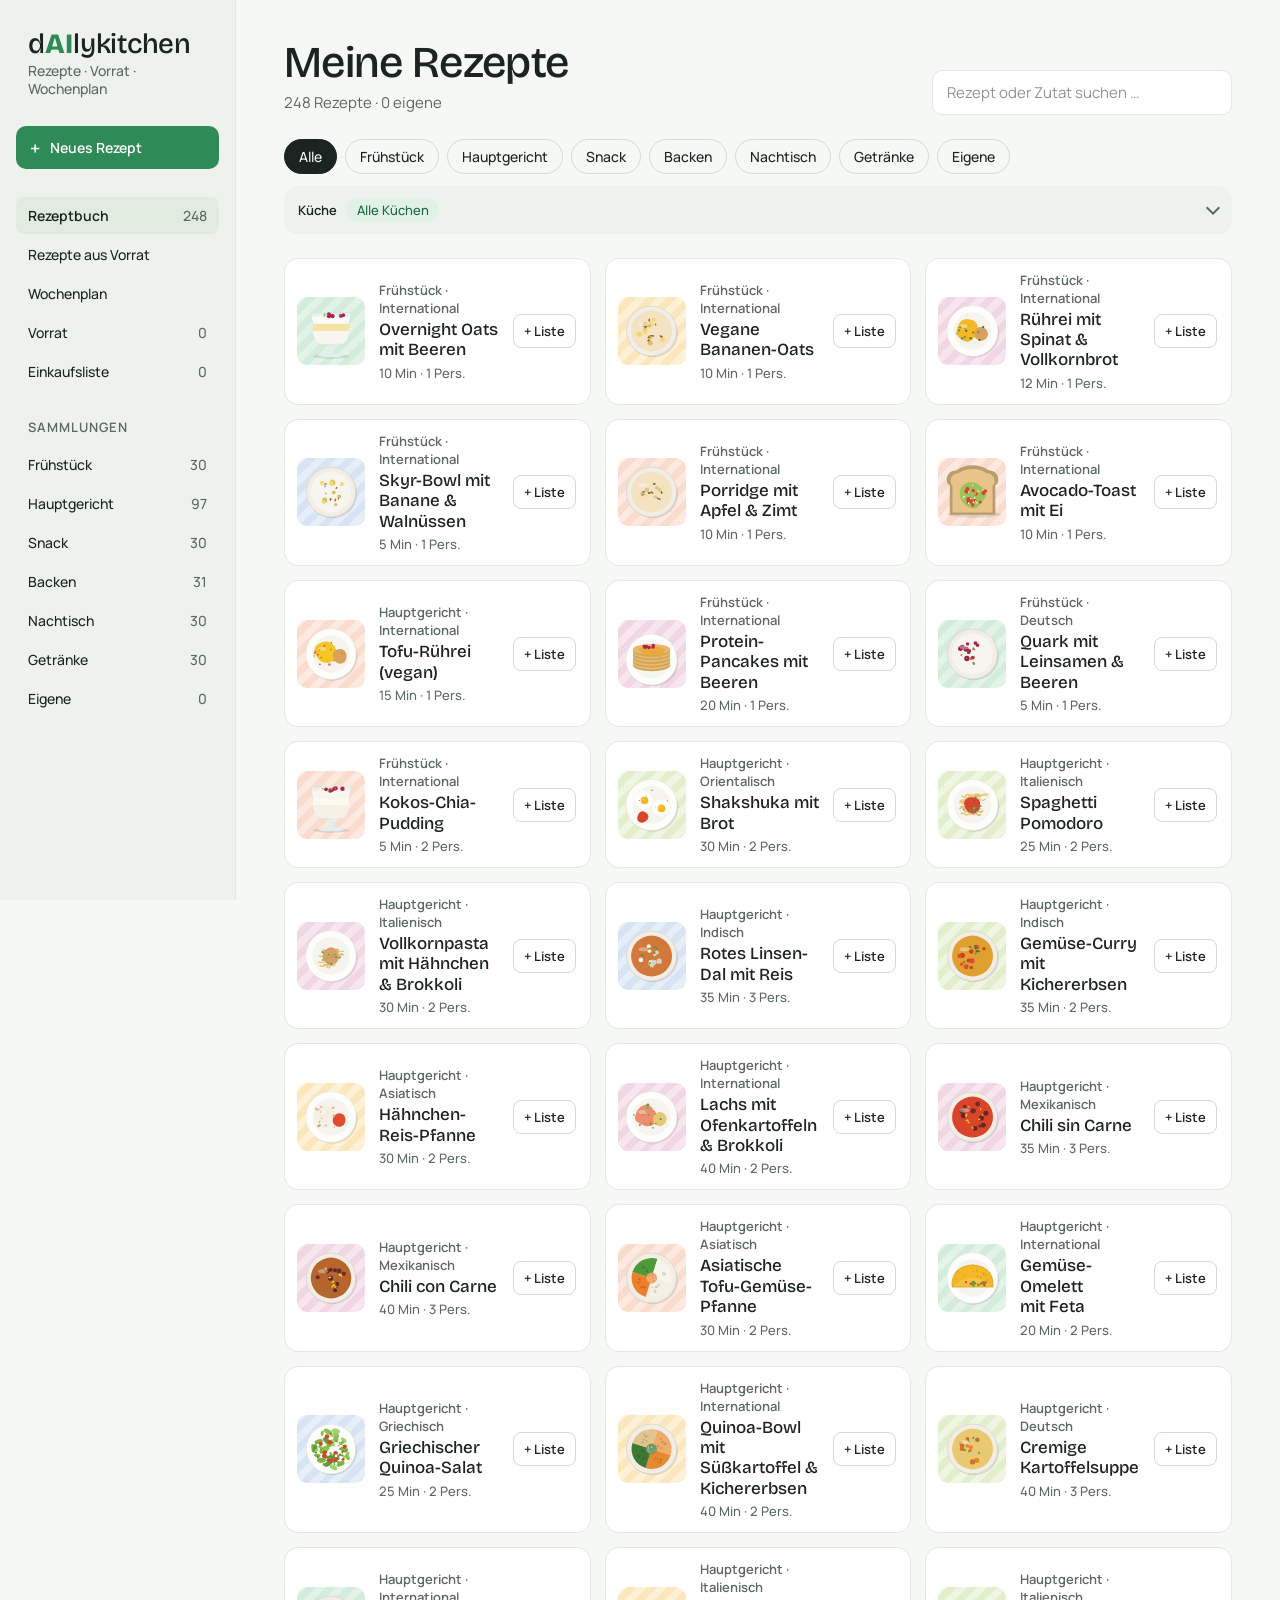
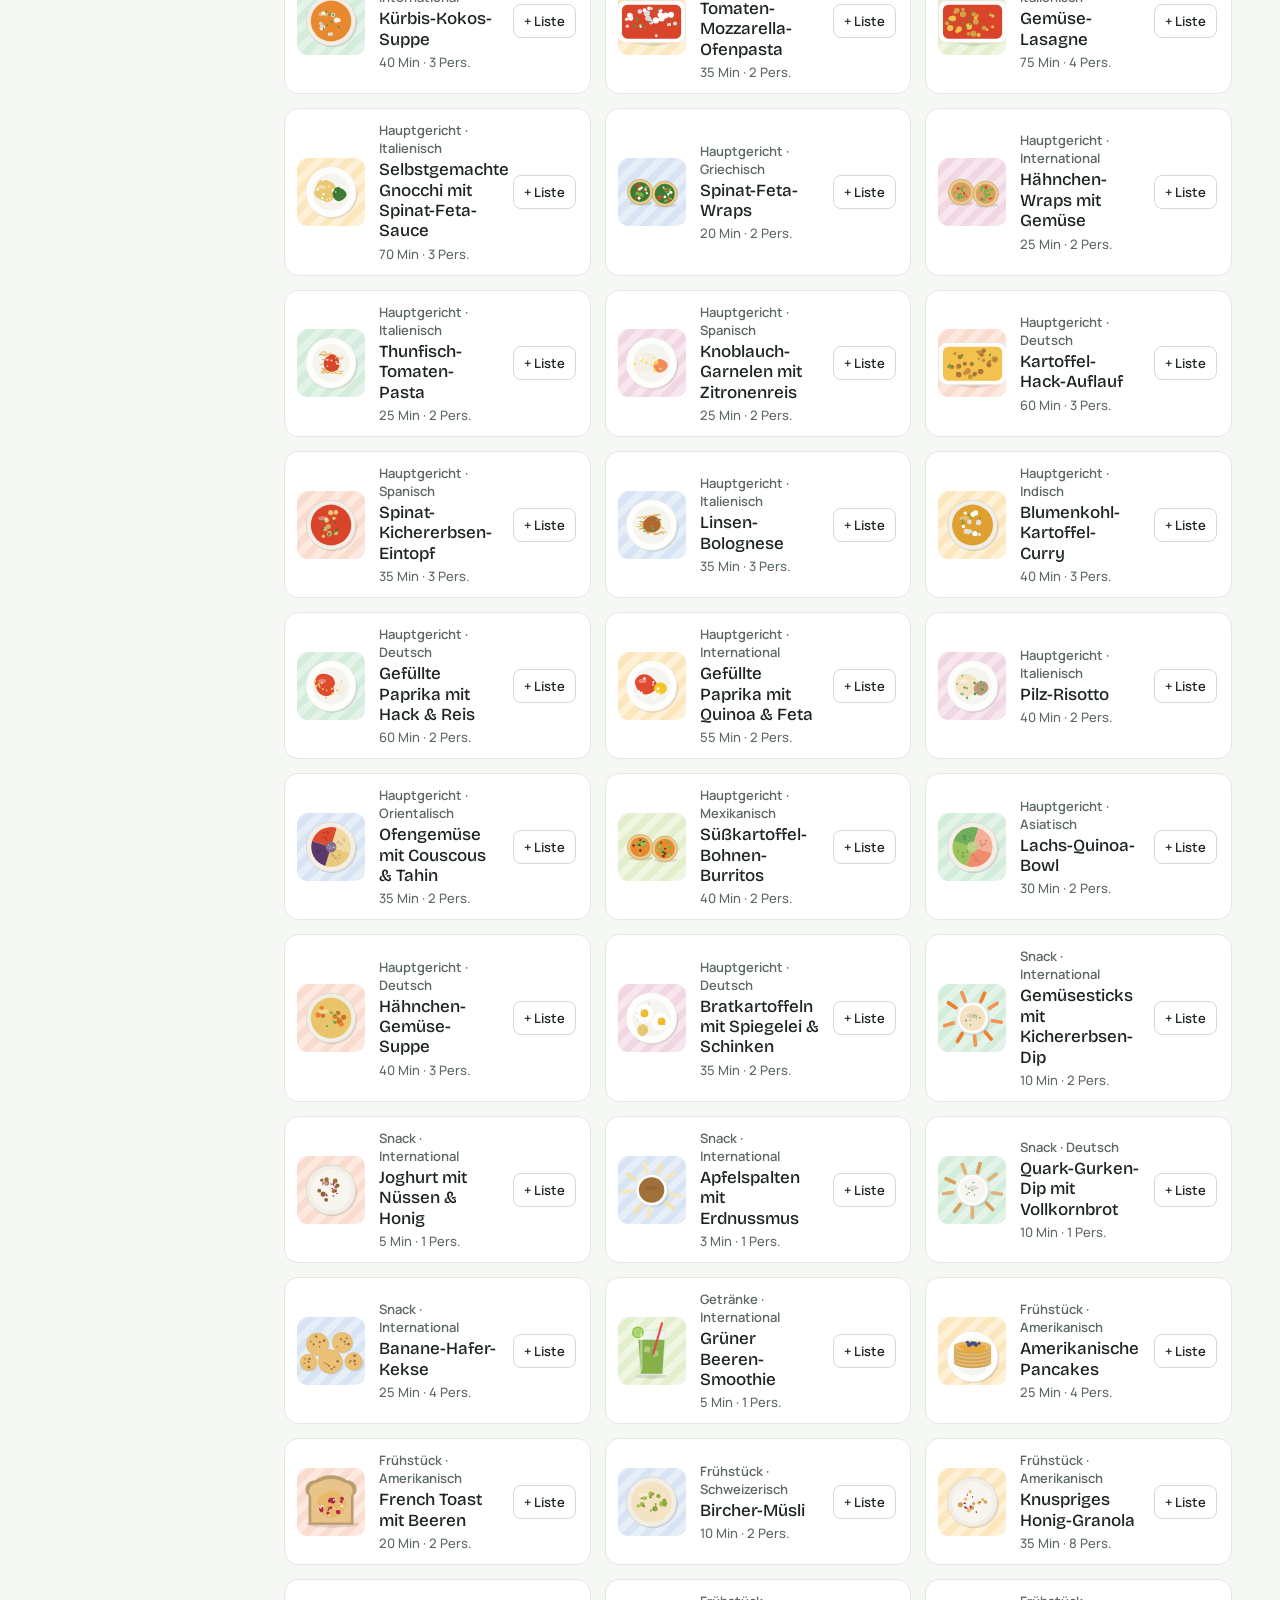
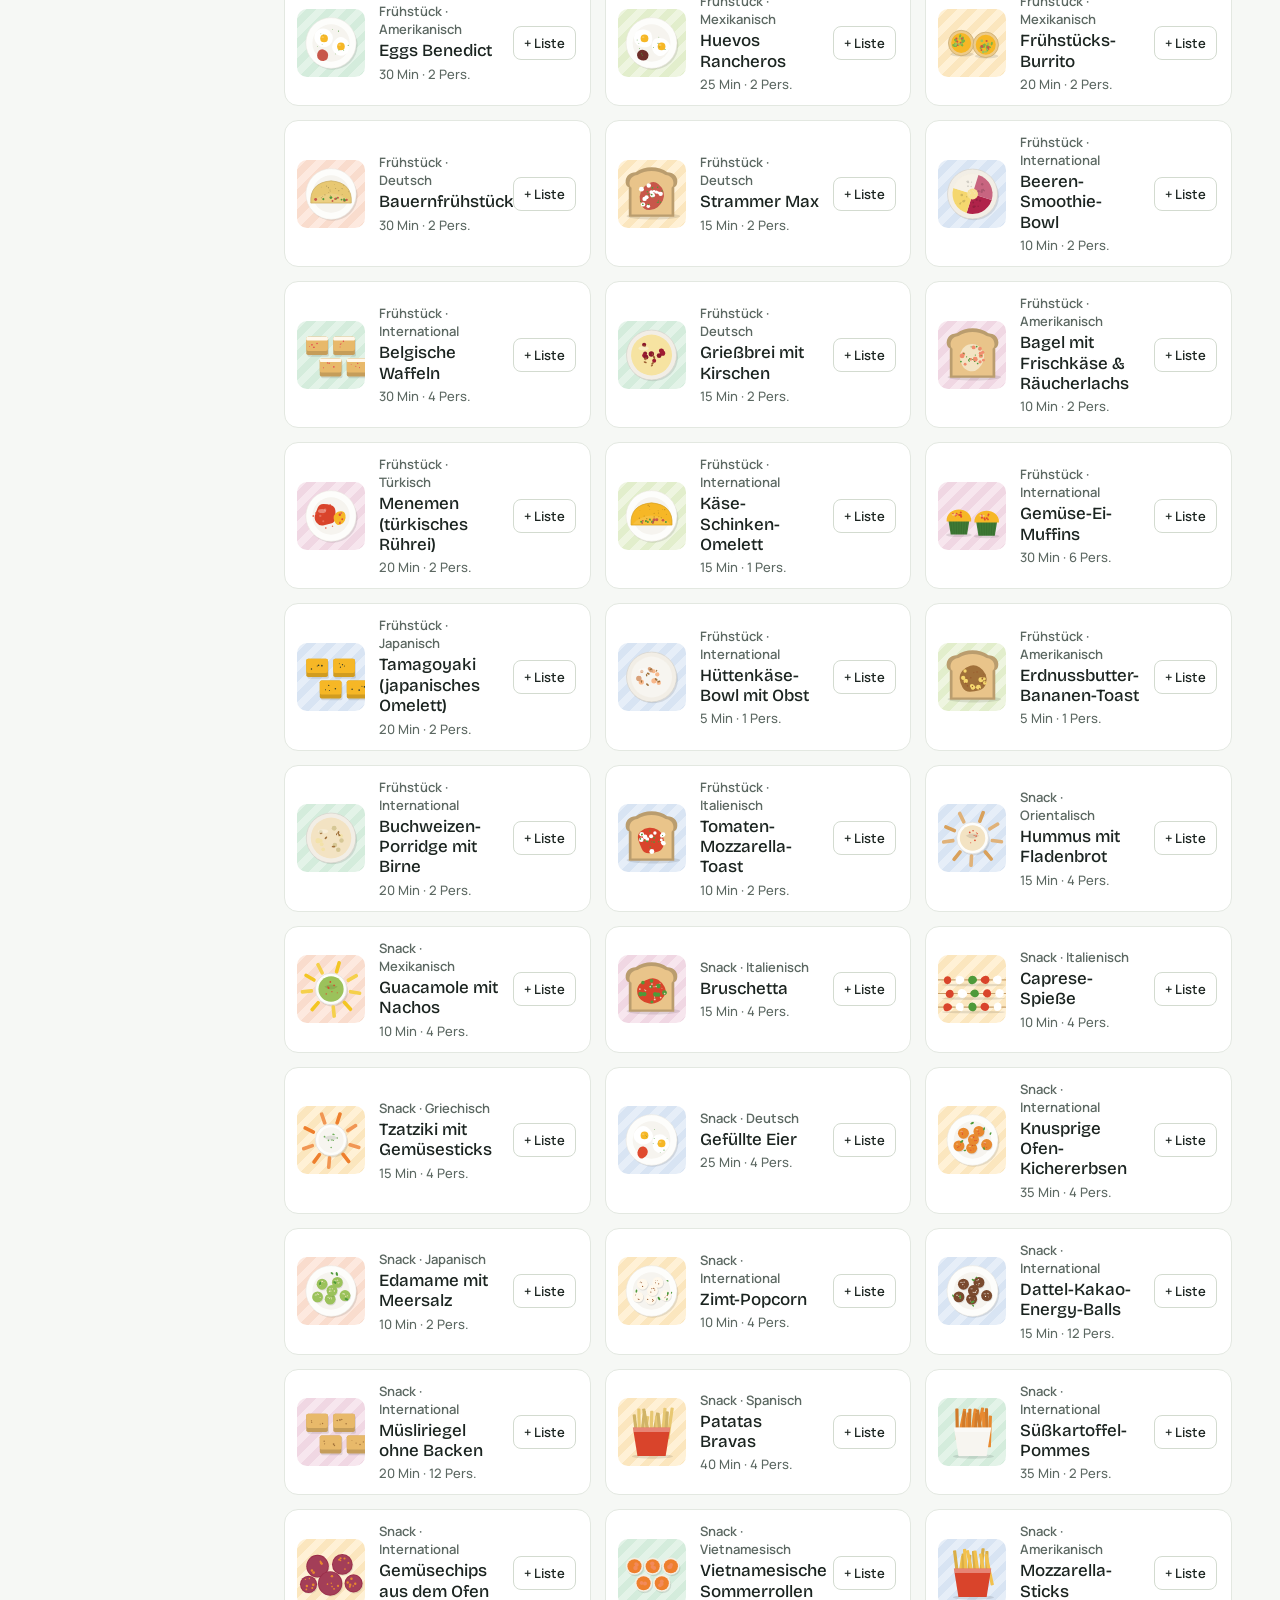
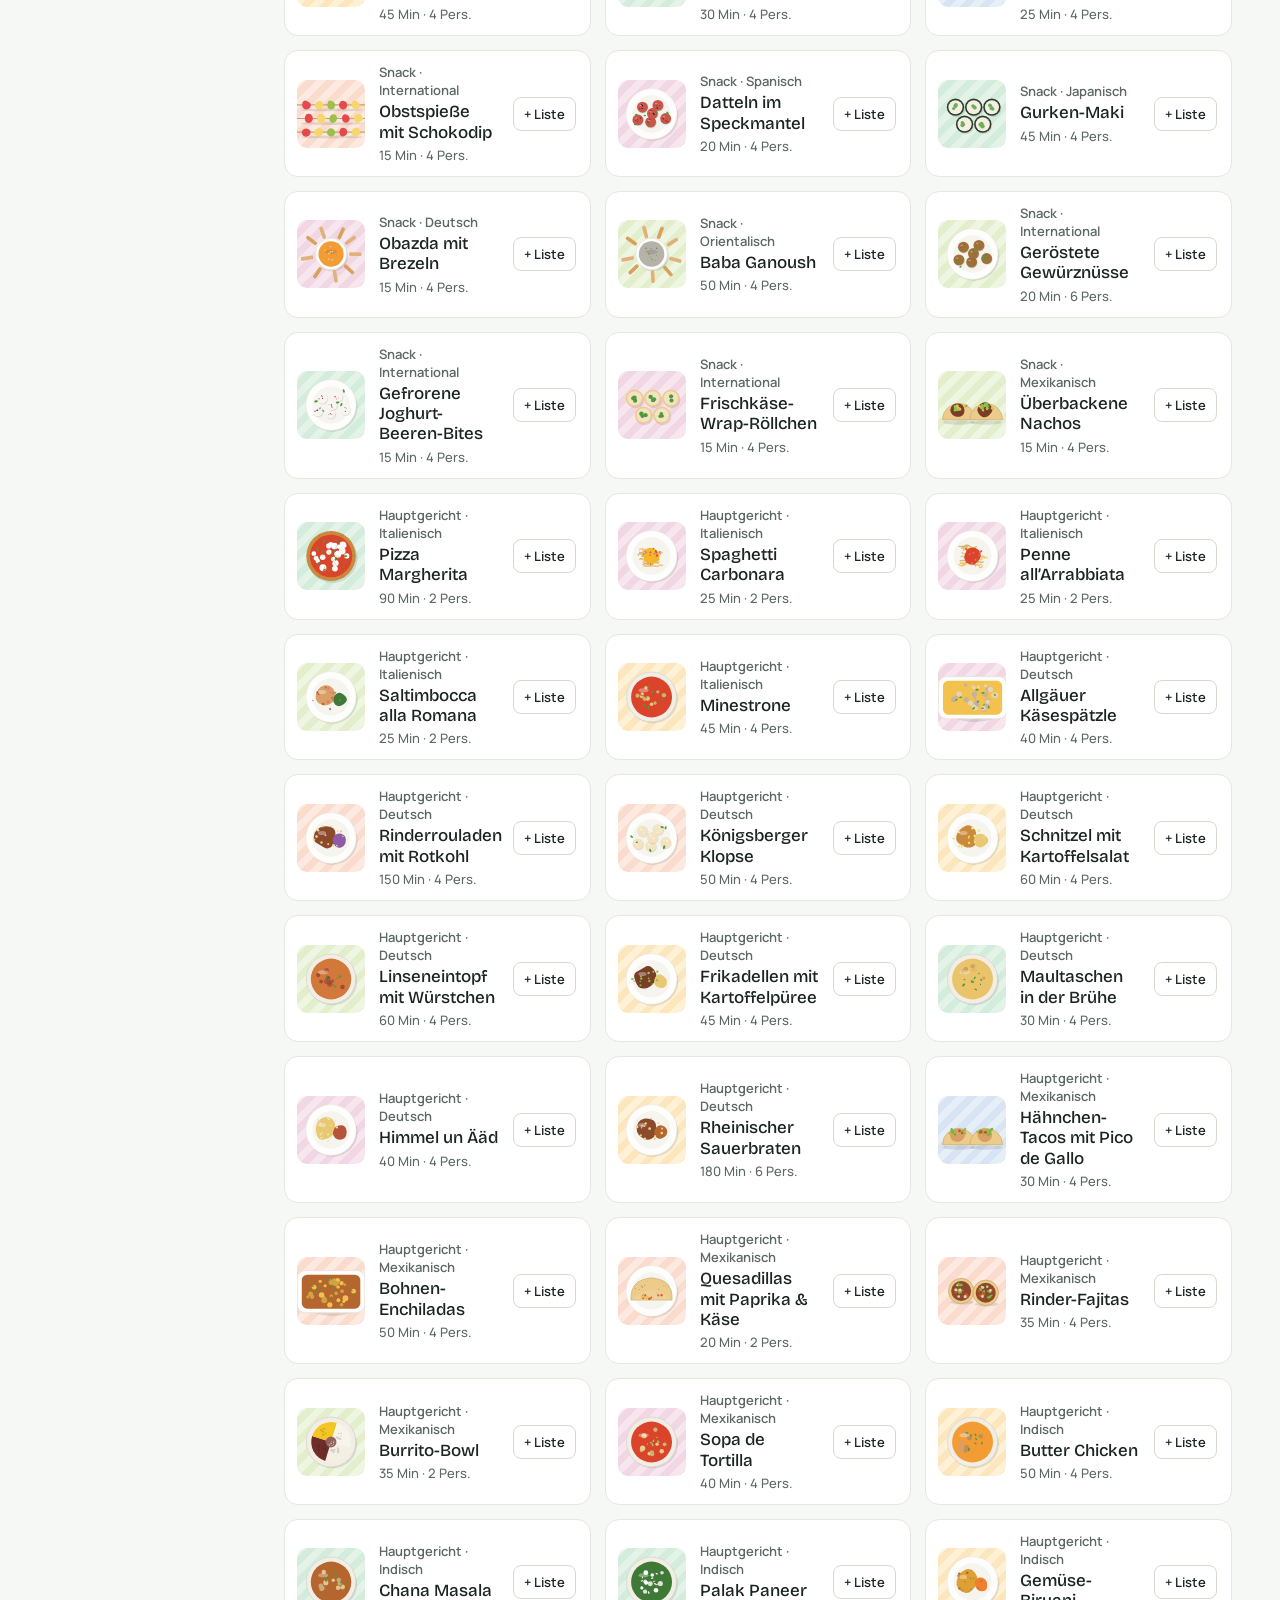
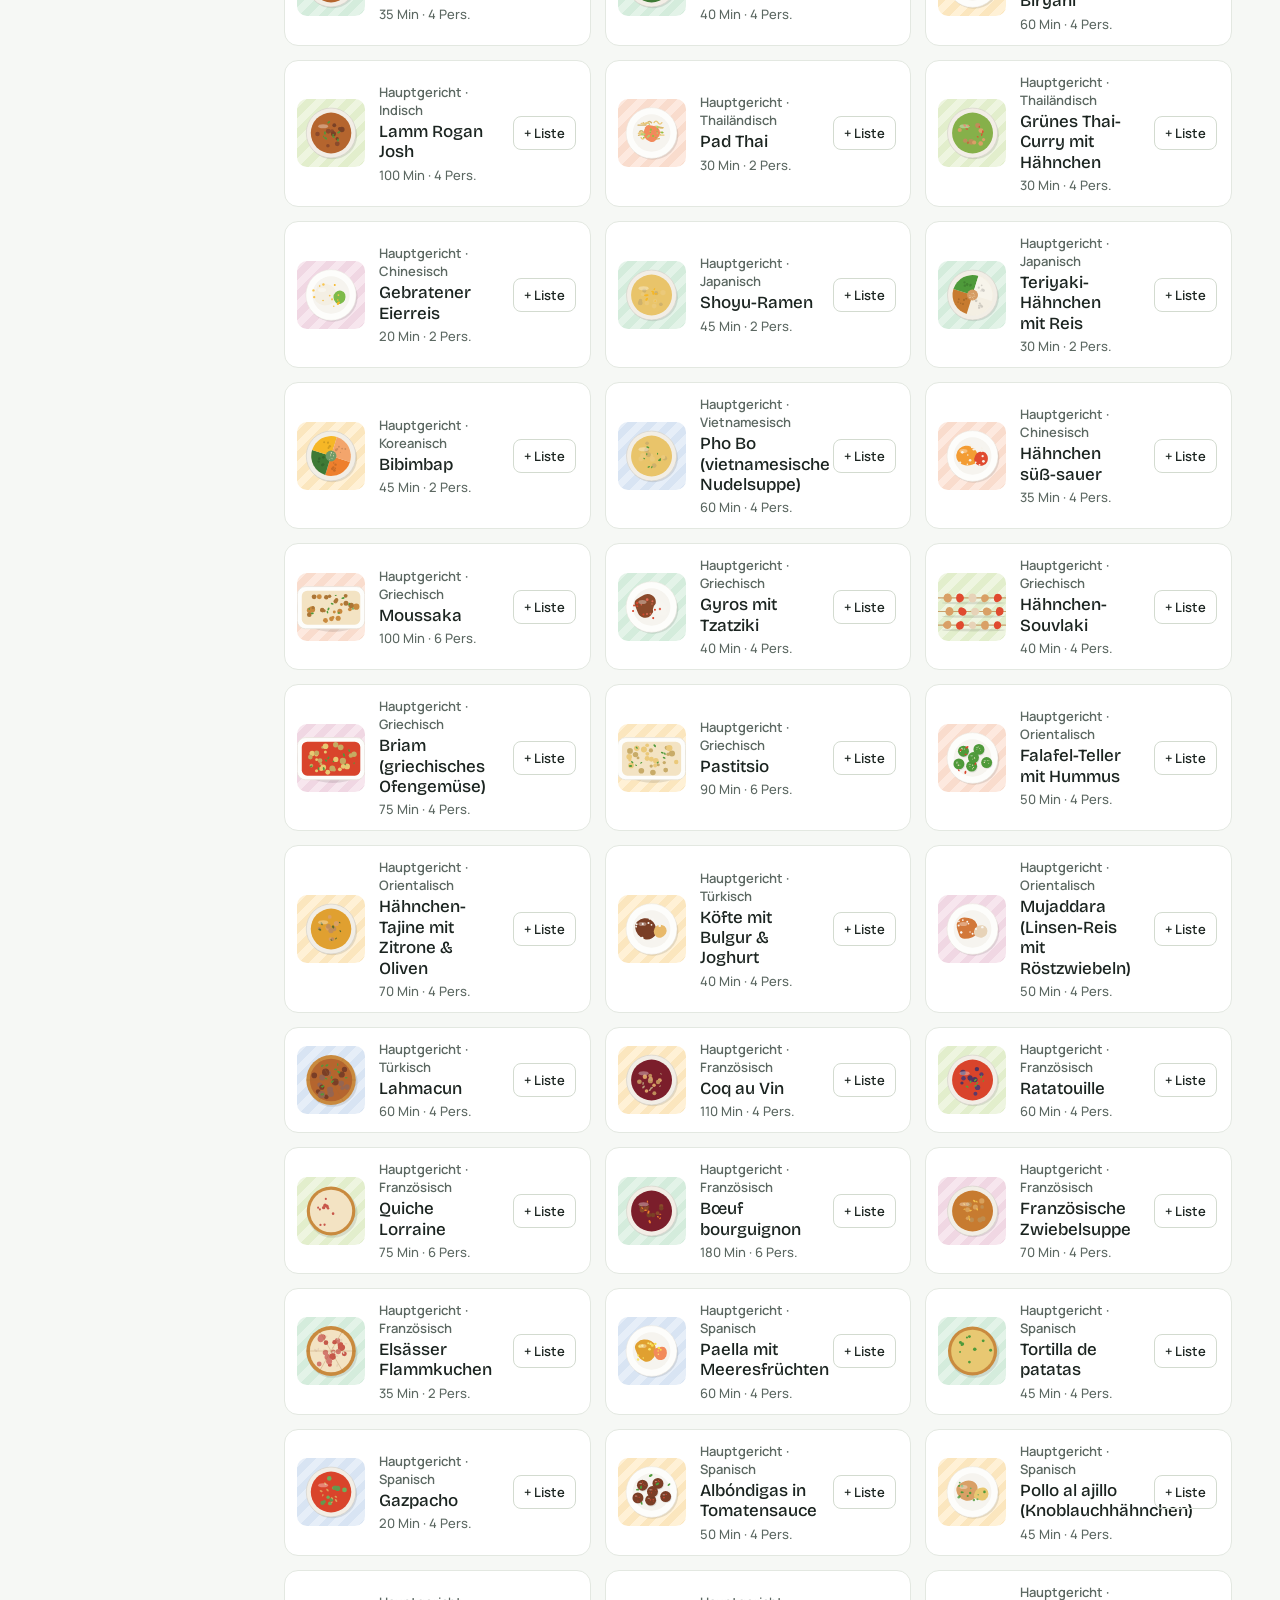
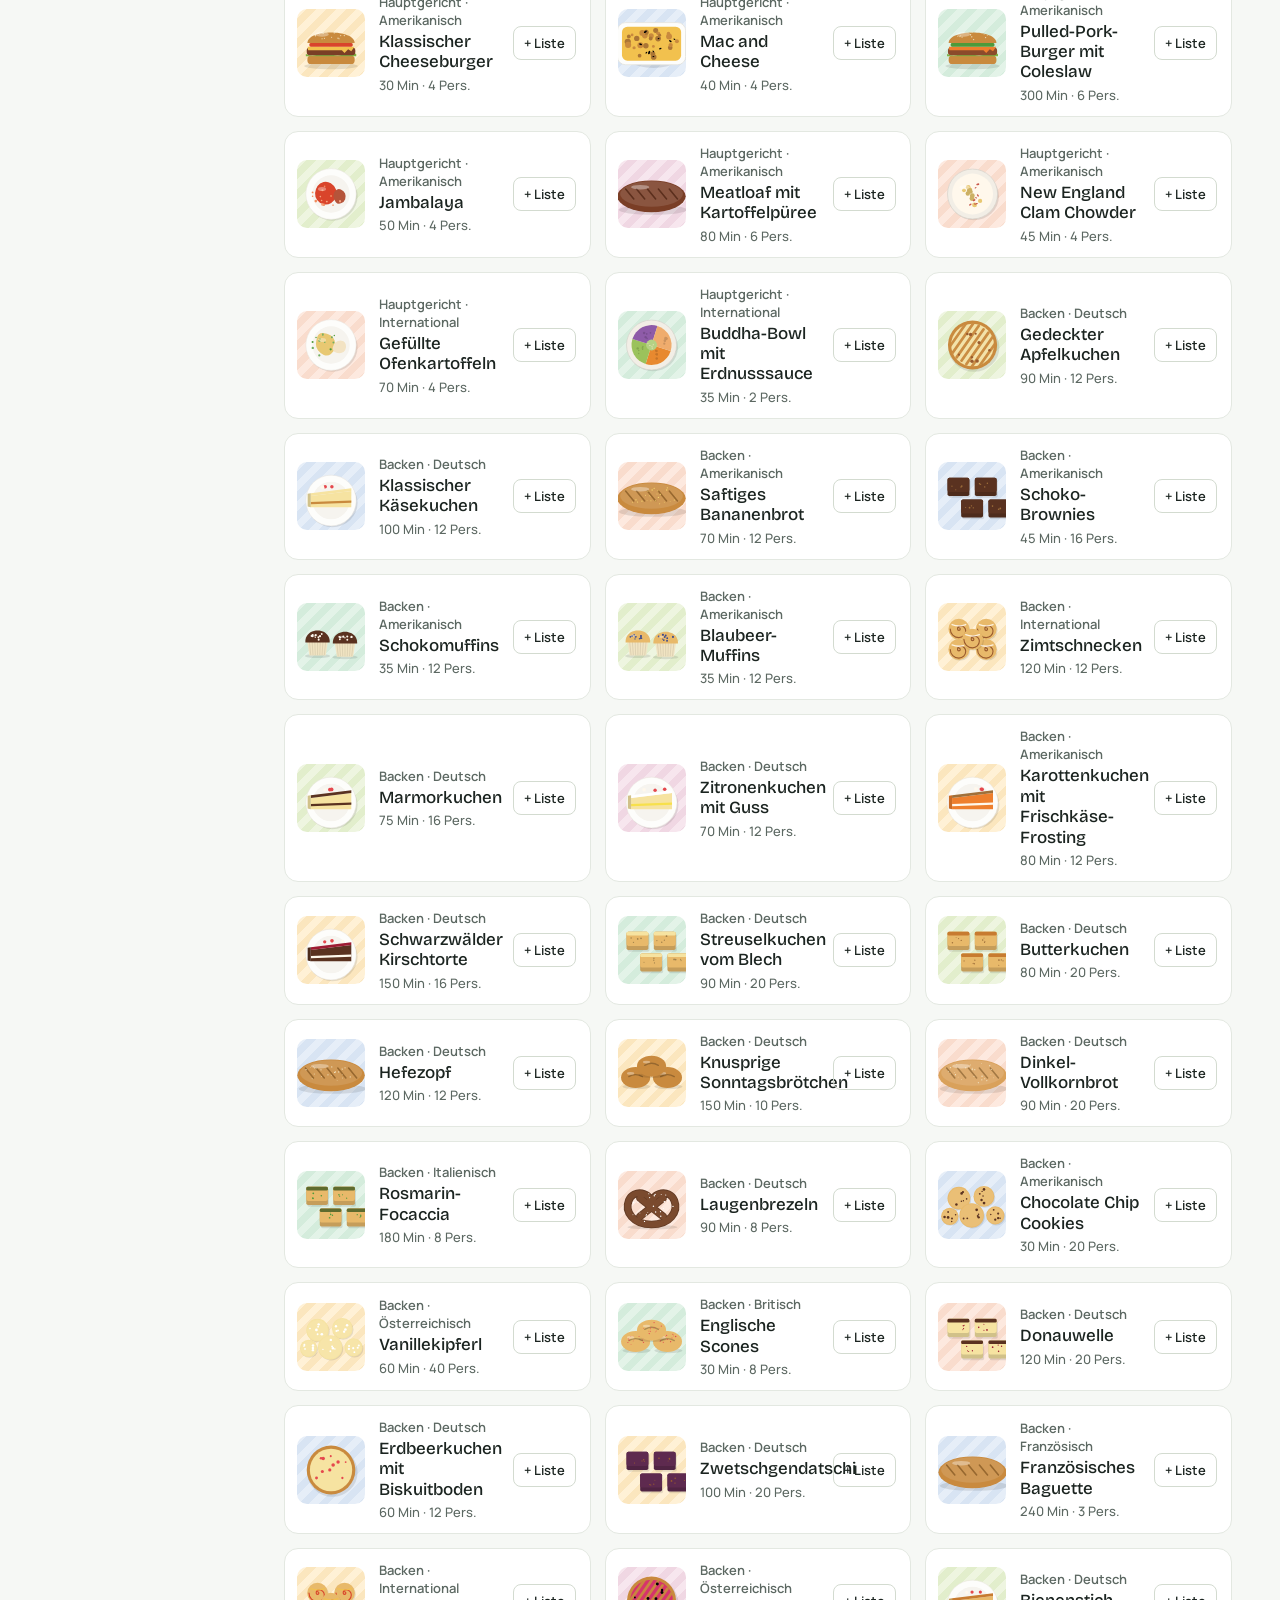
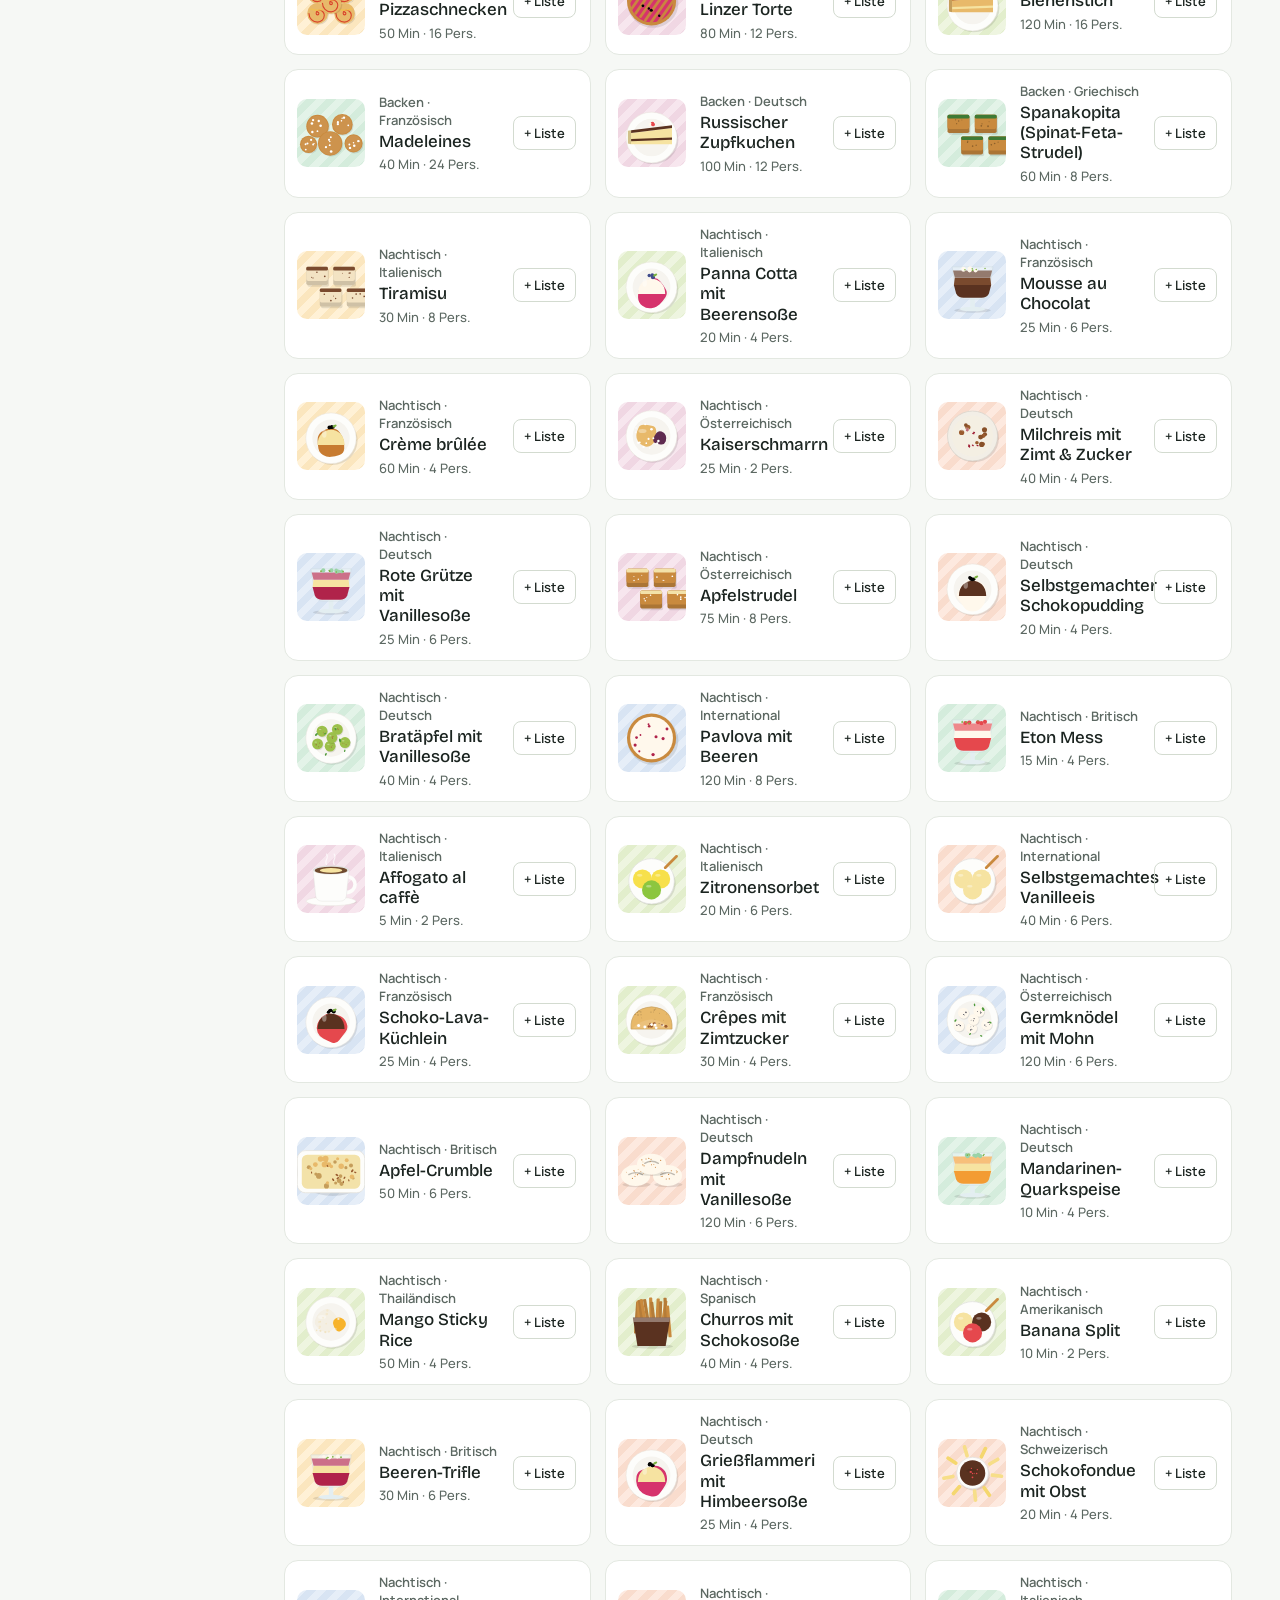
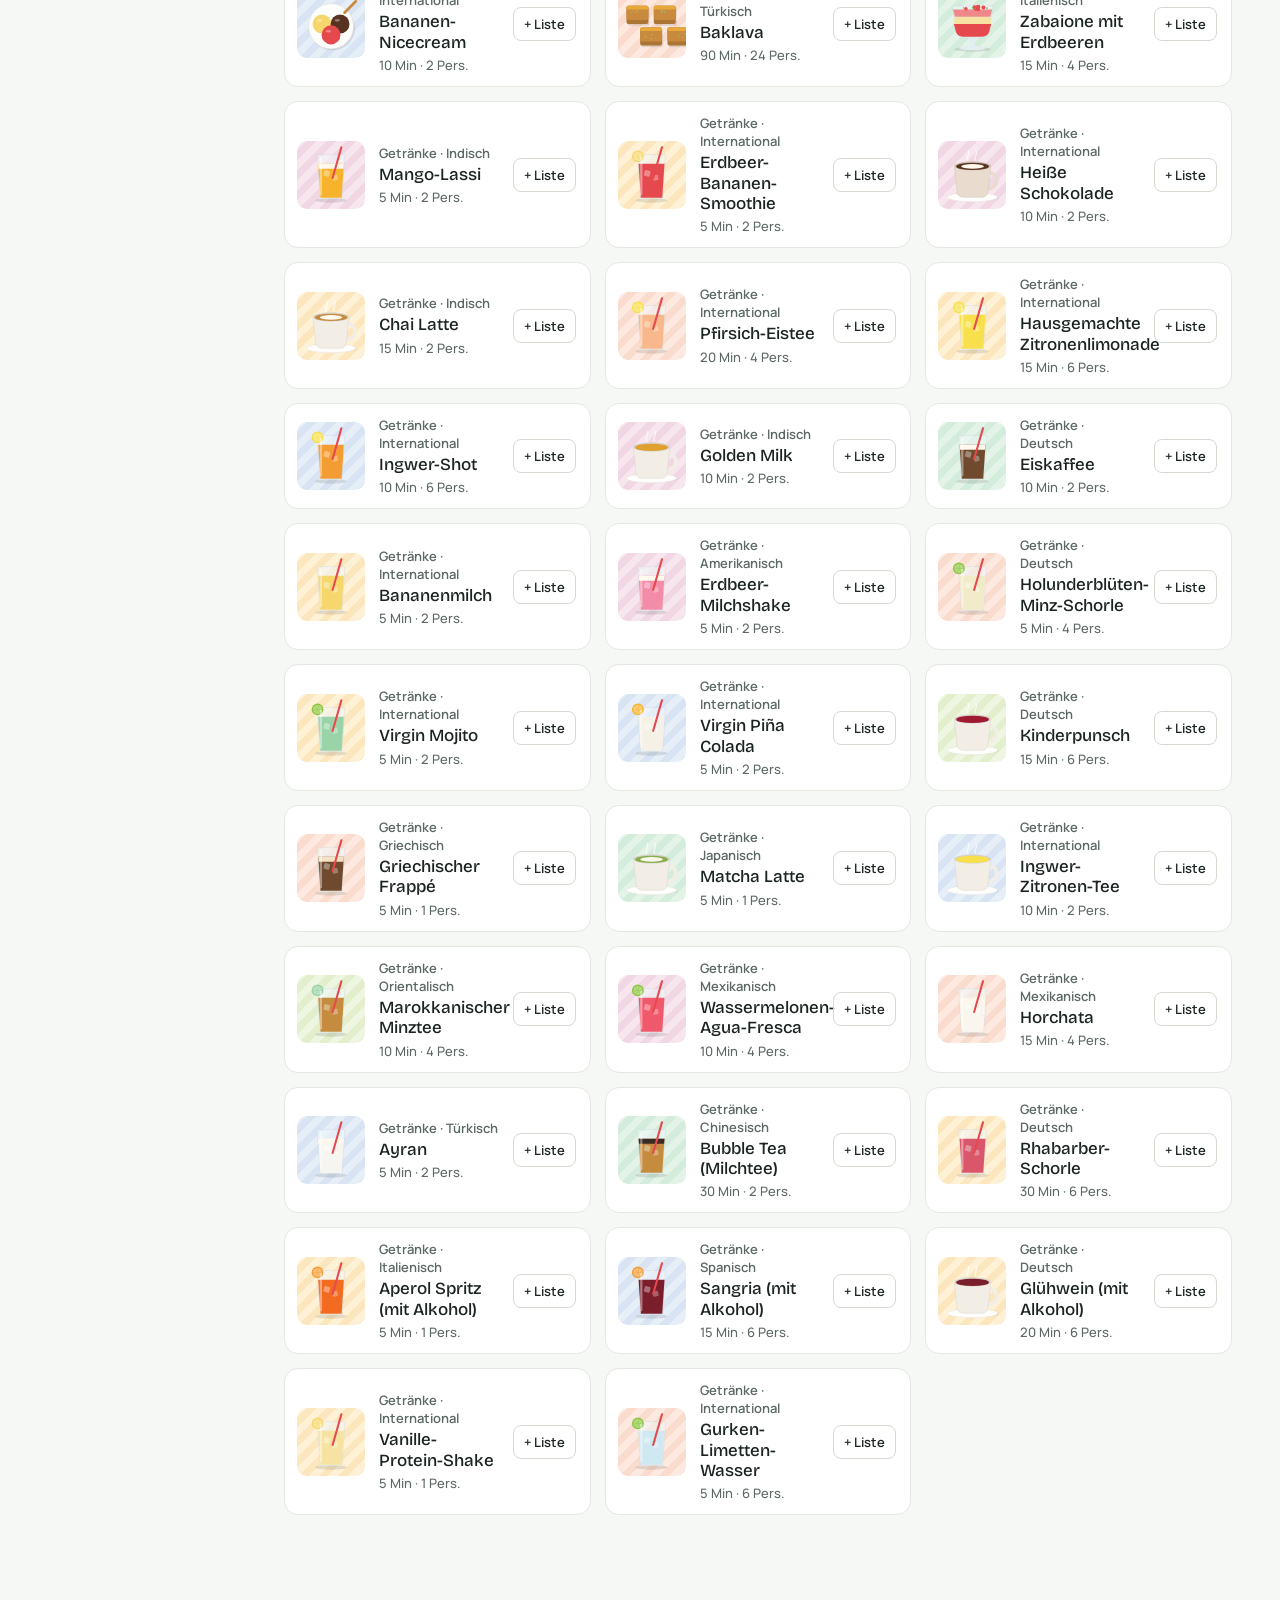
<file: index.html>
<!doctype html>
<html lang="de">
<head>
<meta charset="utf-8">
<meta name="viewport" content="width=device-width, initial-scale=1">
<title>dAIlykitchen – Essen organisieren</title>
<link rel="preconnect" href="https://fonts.googleapis.com">
<link rel="preconnect" href="https://fonts.gstatic.com" crossorigin>
<link href="https://fonts.googleapis.com/css2?family=Bricolage+Grotesque:opsz,wght@12..96,400;12..96,500;12..96,600;12..96,800&amp;family=Manrope:wght@400;500;600;700&amp;display=swap" rel="stylesheet">
<link rel="stylesheet" href="style.css">
</head>
<body>
<div class="shell">
  <aside class="side" id="side" aria-label="Bereiche"></aside>
  <main>
    <div class="mtop" id="mtop"></div>
    <div id="view"></div>
  </main>
</div>
<nav class="tabbar" id="tabbar" aria-label="Bereiche"></nav>
<dialog id="dlg"><button class="dlg-x" type="button" data-act="closedlg" aria-label="Schließen">×</button><div id="dlg-body"></div></dialog>
<dialog id="ask" role="alertdialog" aria-labelledby="ask-title"><div id="ask-body"></div></dialog>
<div id="toast" role="status" aria-live="polite"></div>
<noscript>Diese App benötigt JavaScript.</noscript>
<script src="data.js"></script>
<script src="rezepte.js"></script>
<script src="bilder.js"></script>
<script src="logic.js"></script>
<script src="order.js"></script>
<script src="app.js"></script>
</body>
</html>
</file>
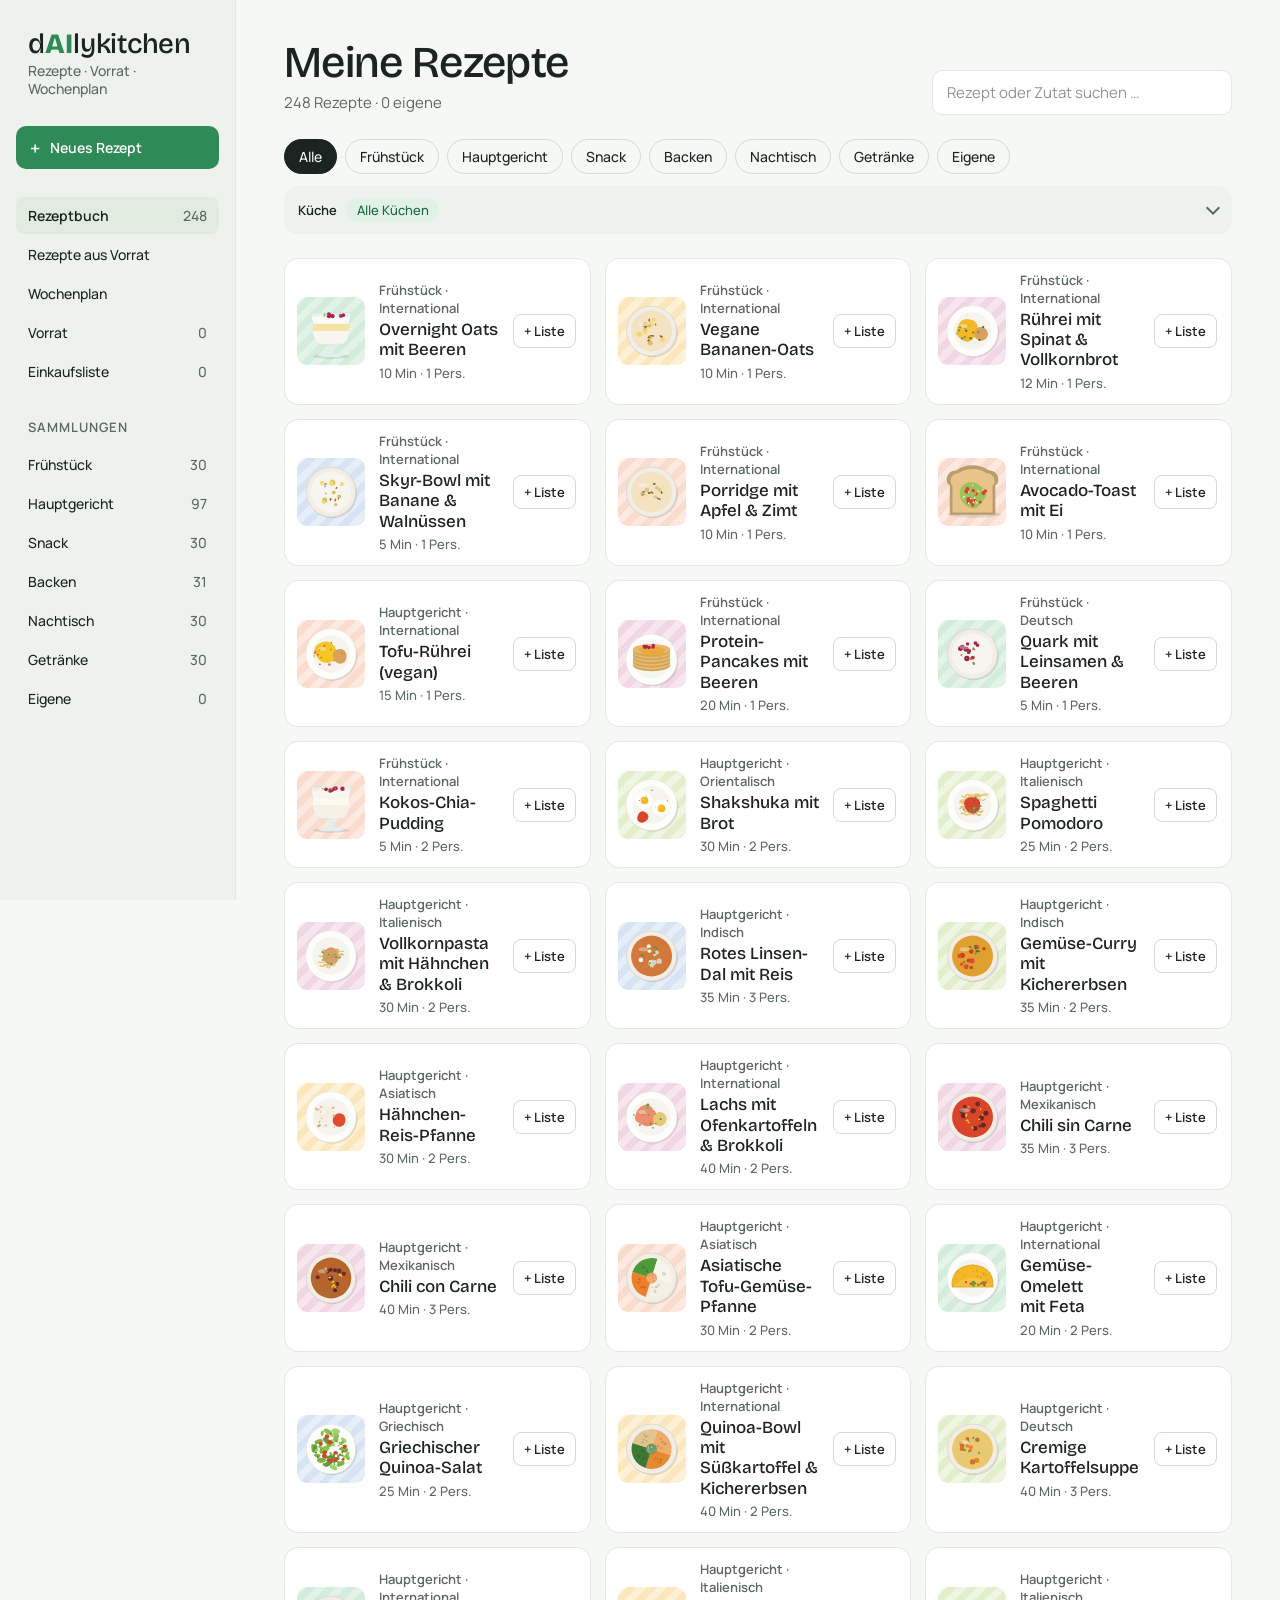
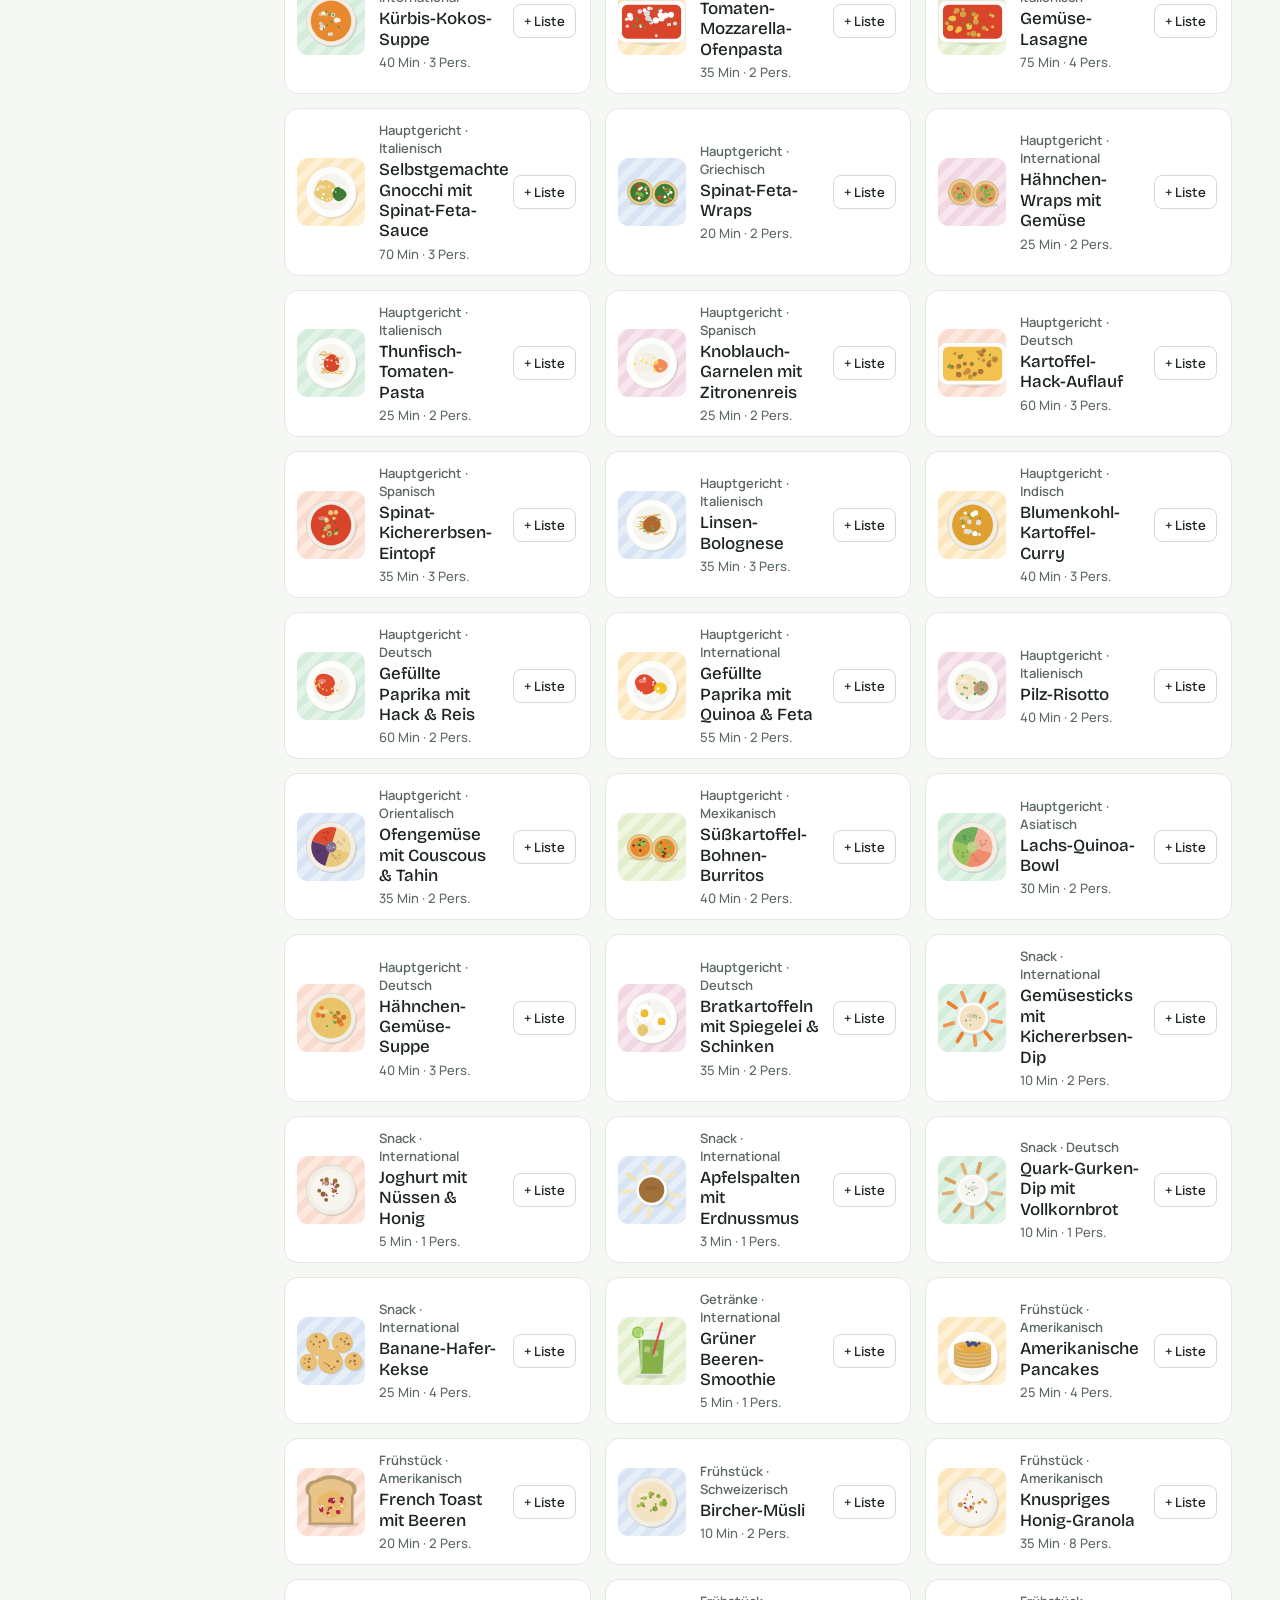
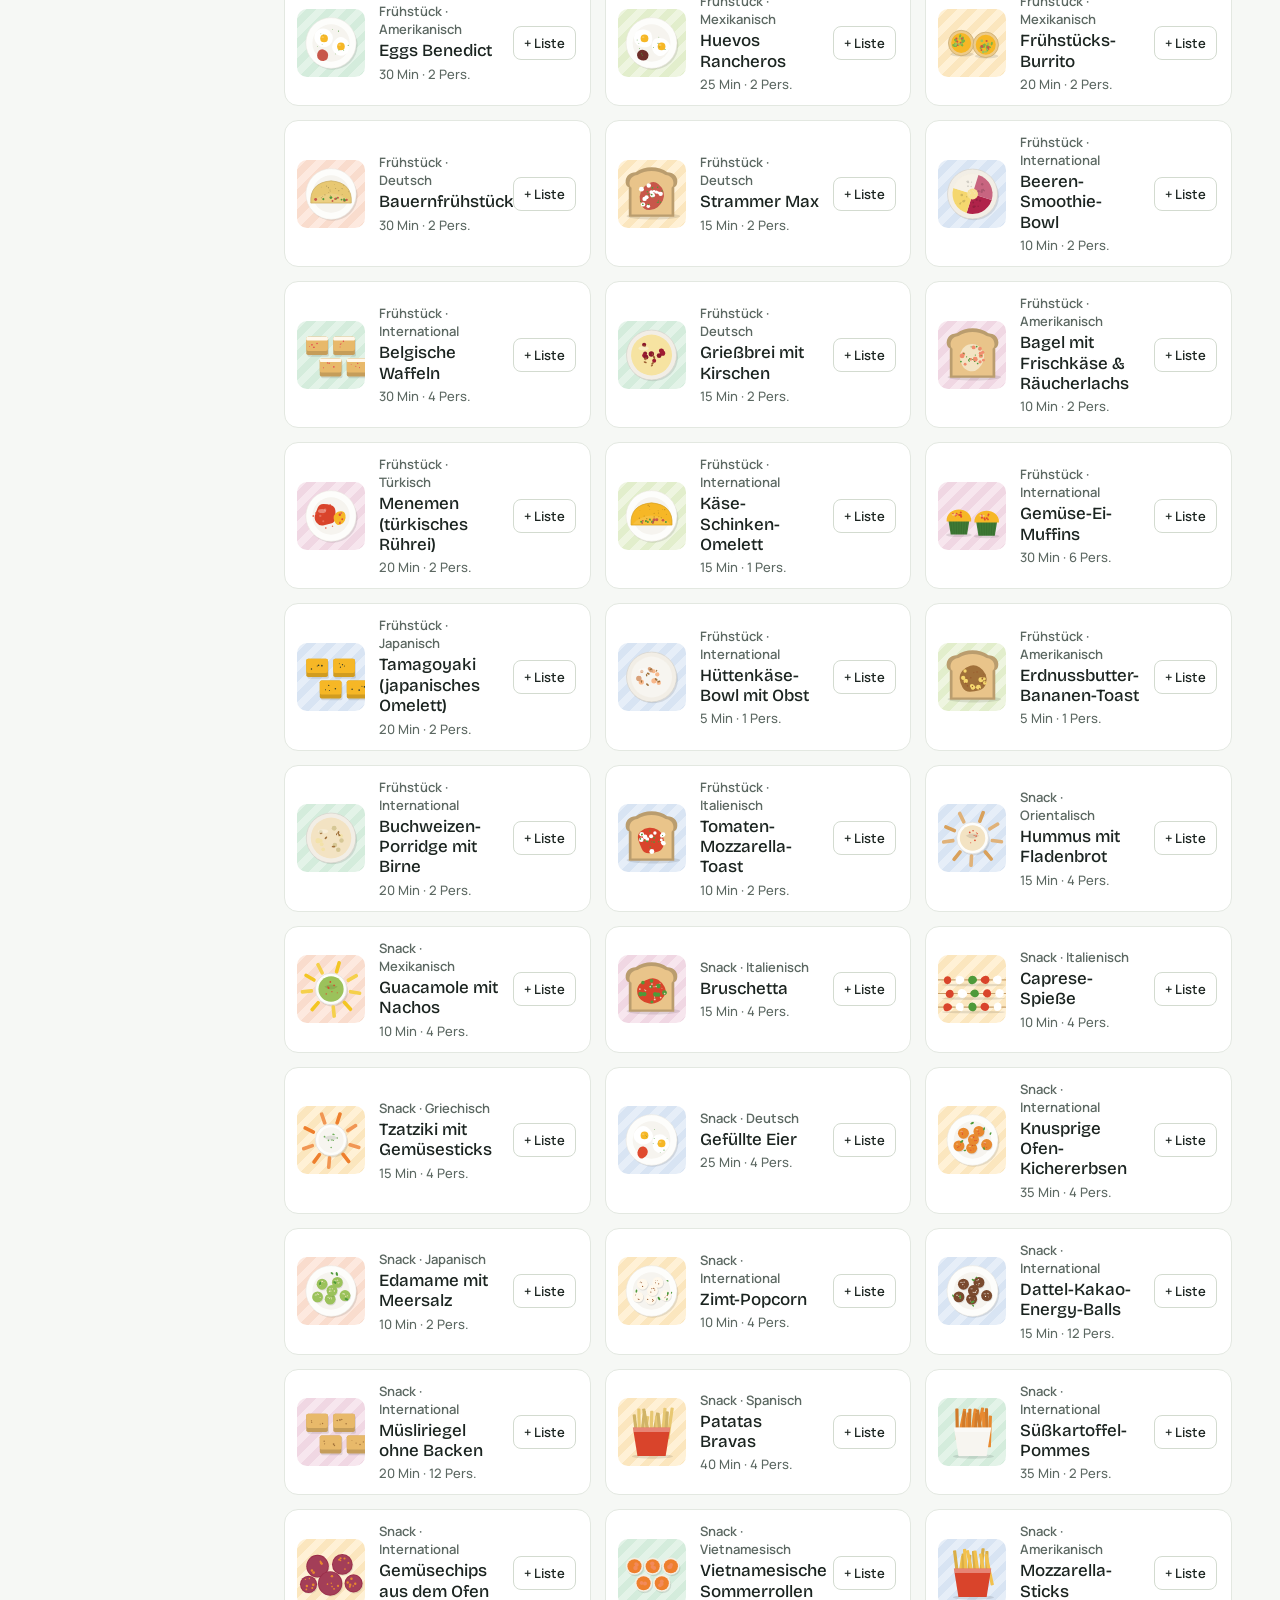
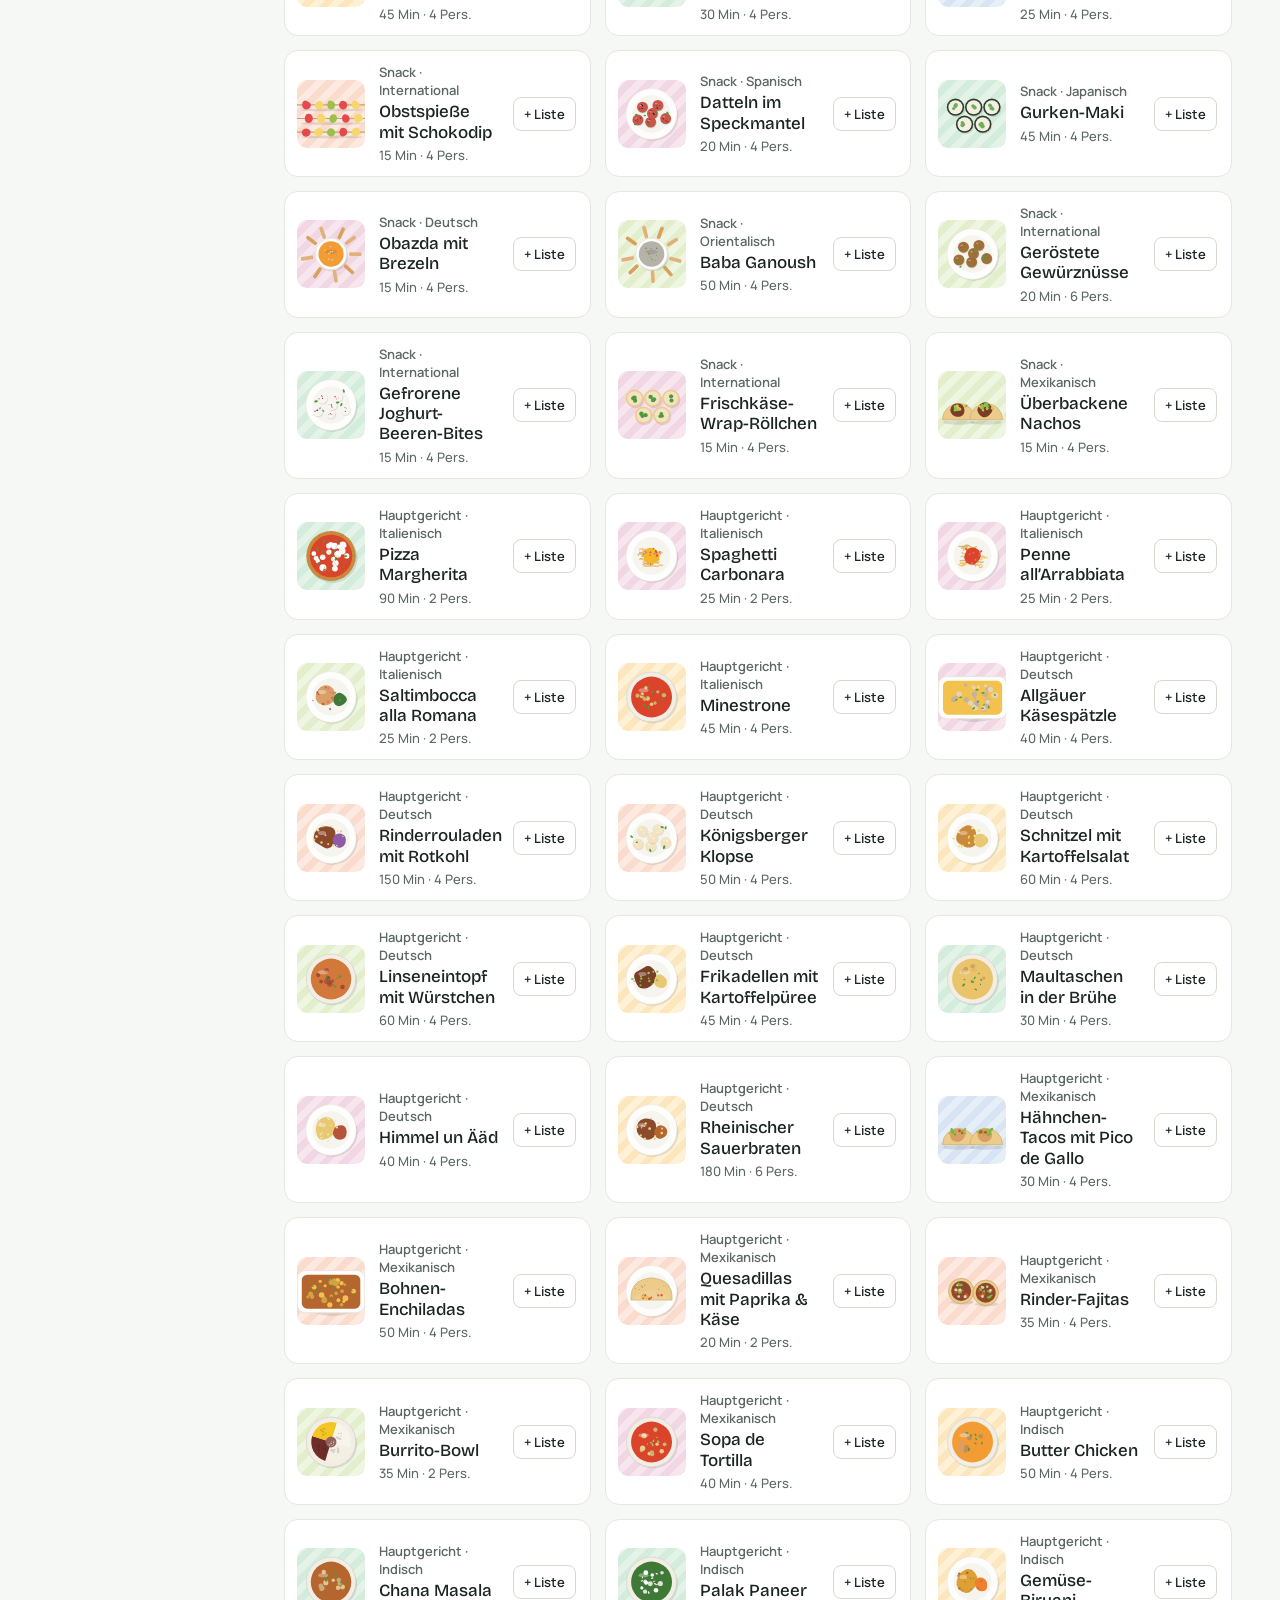
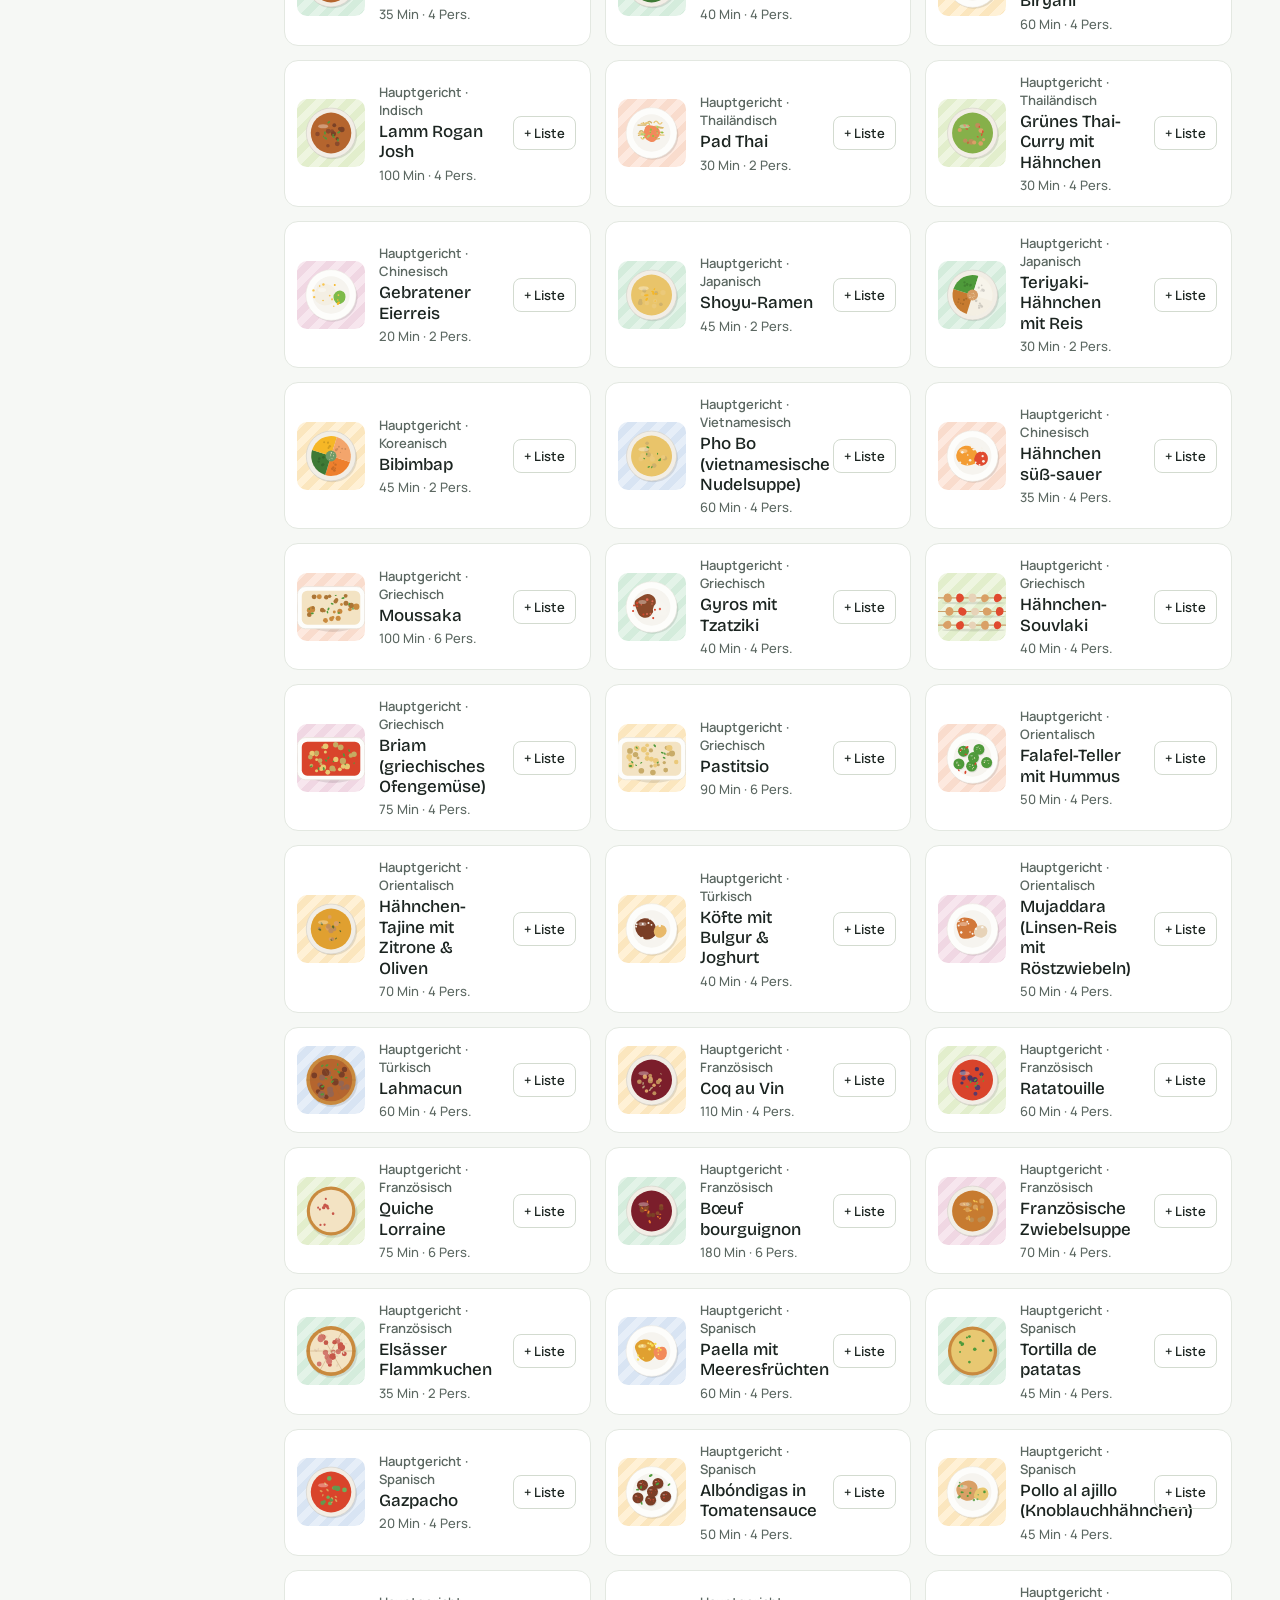
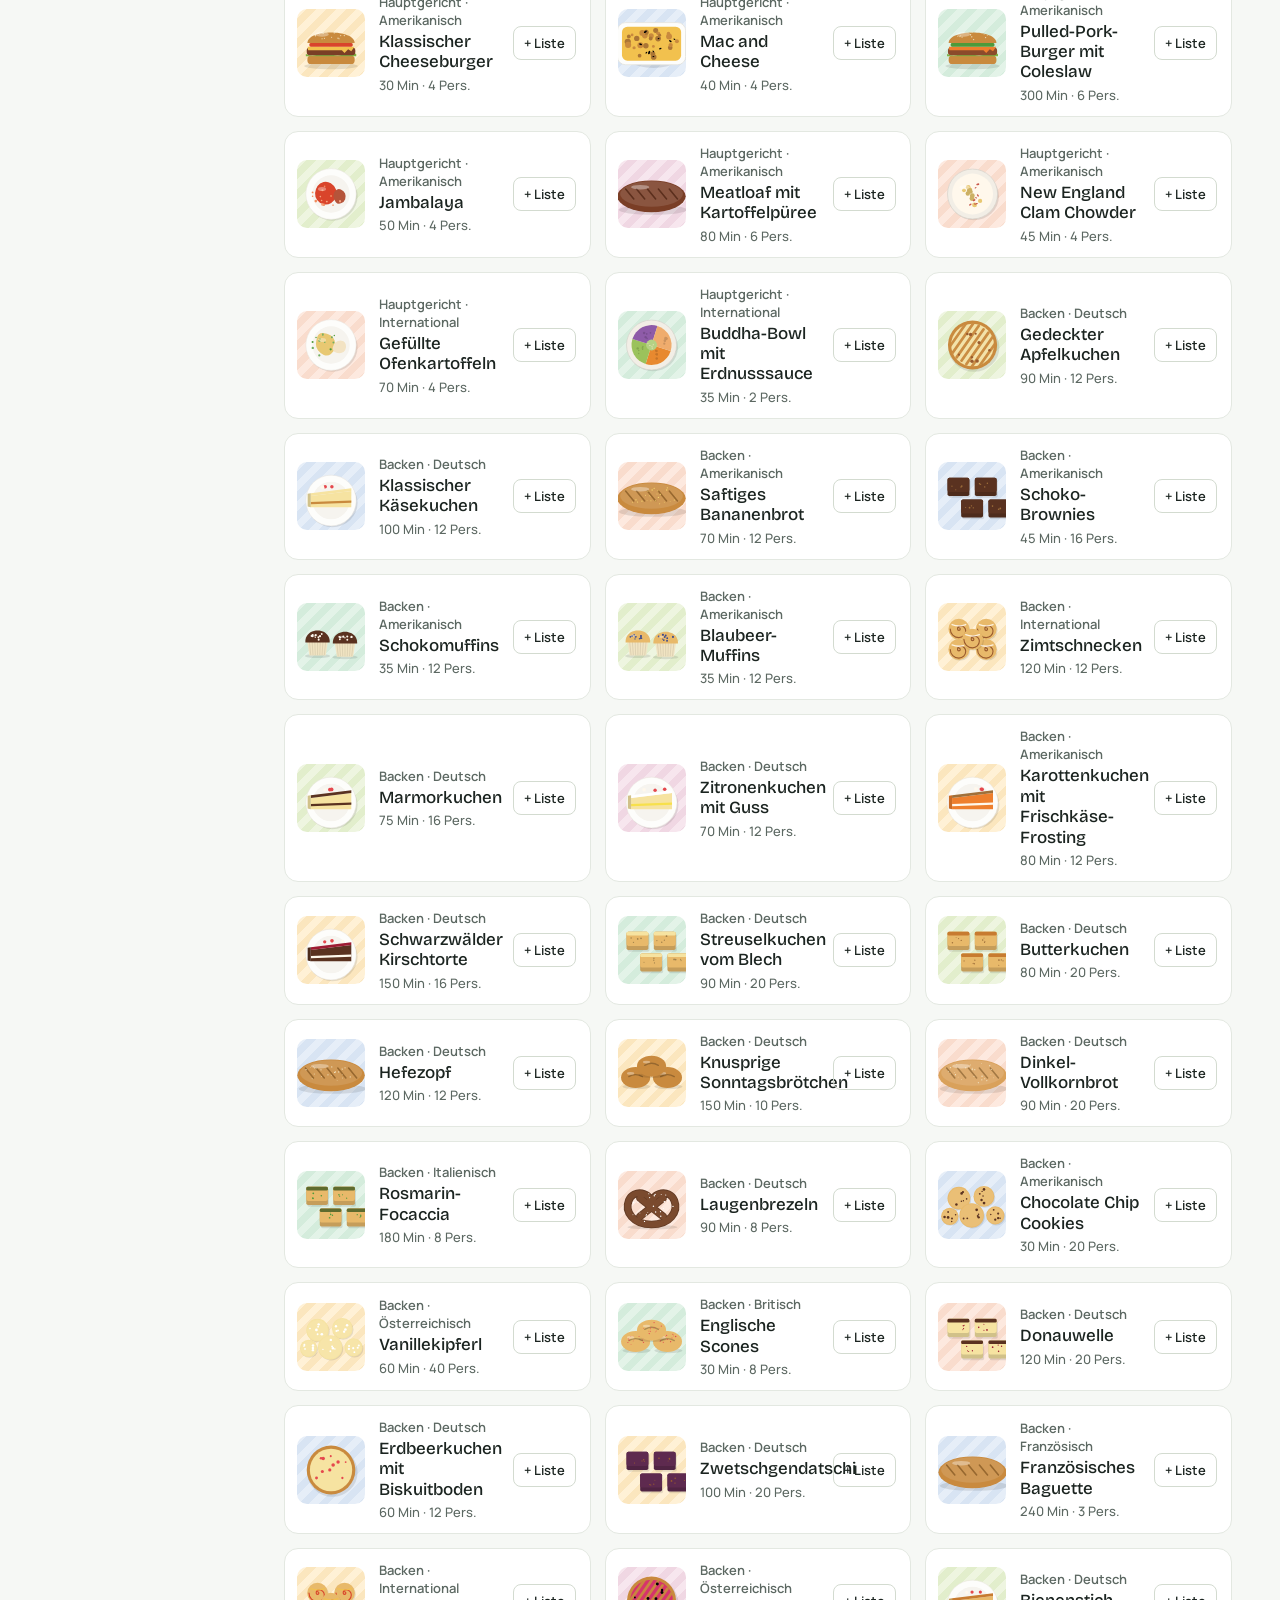
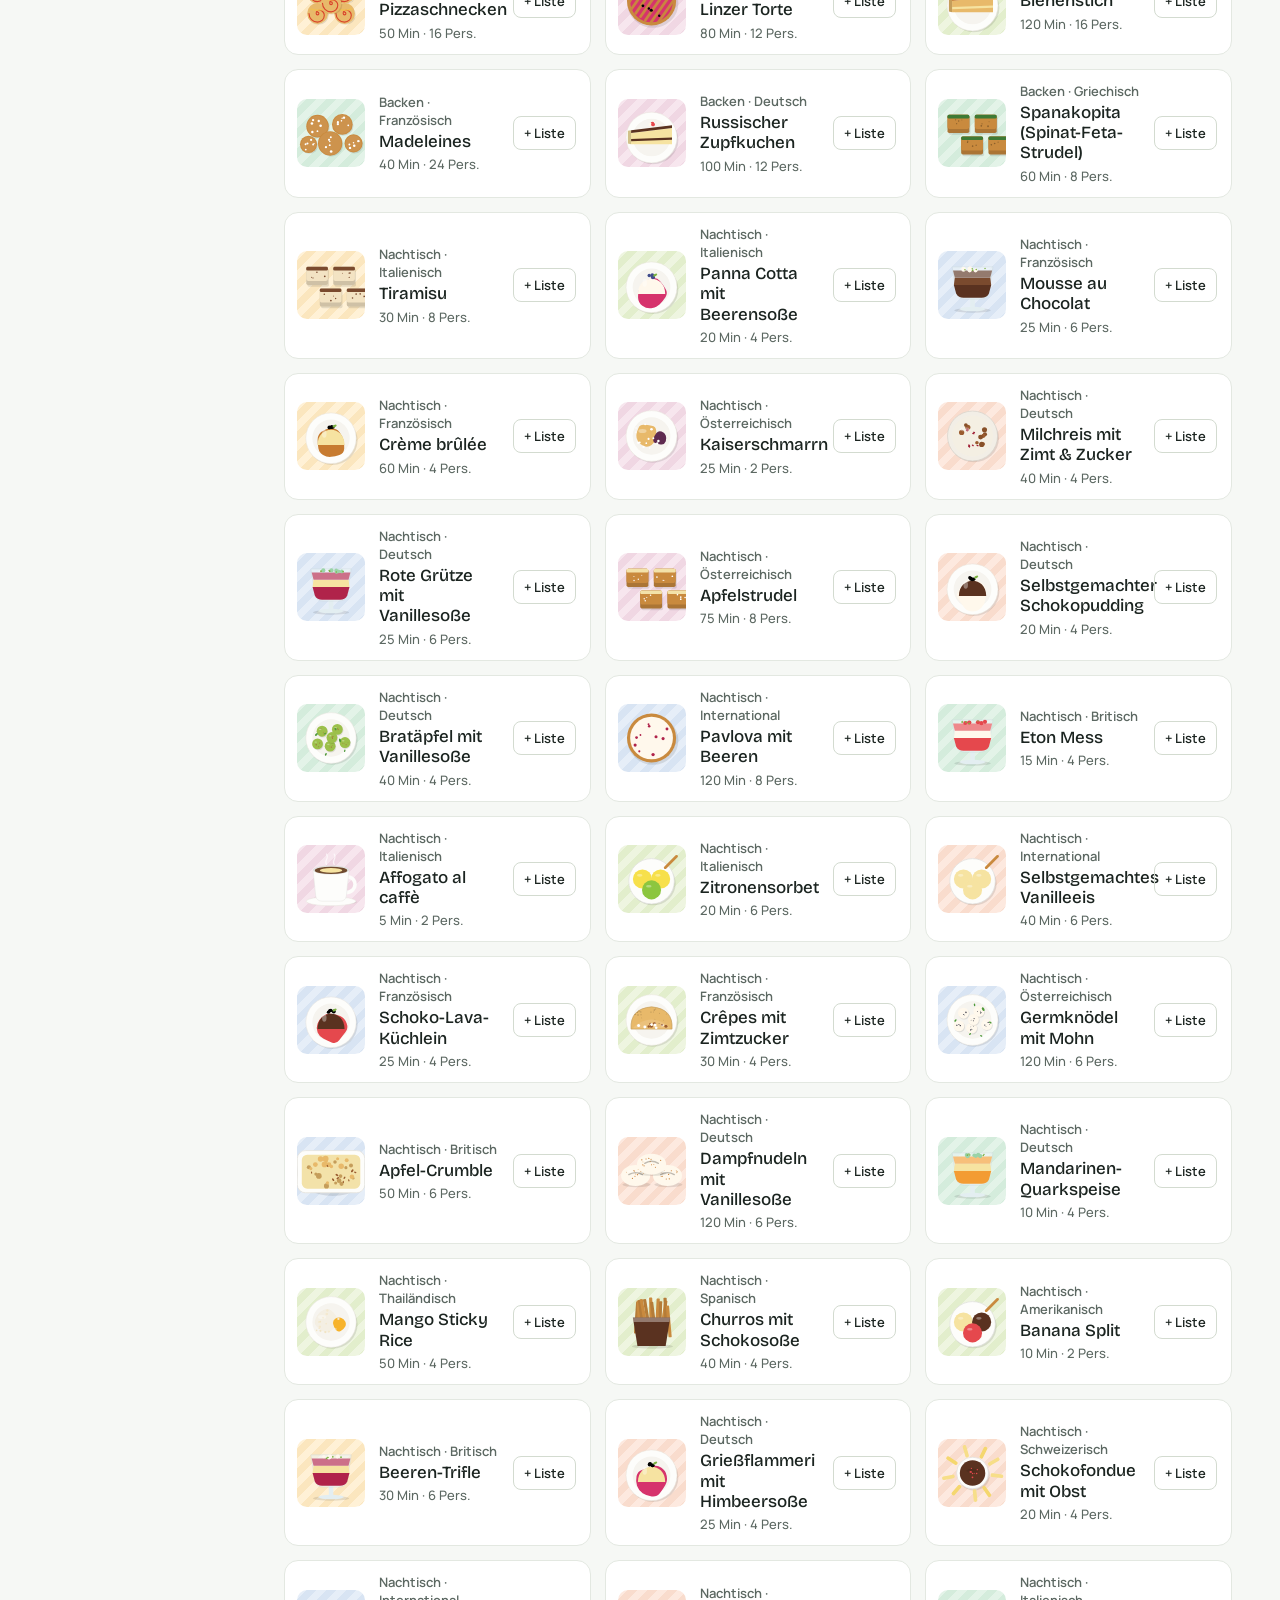
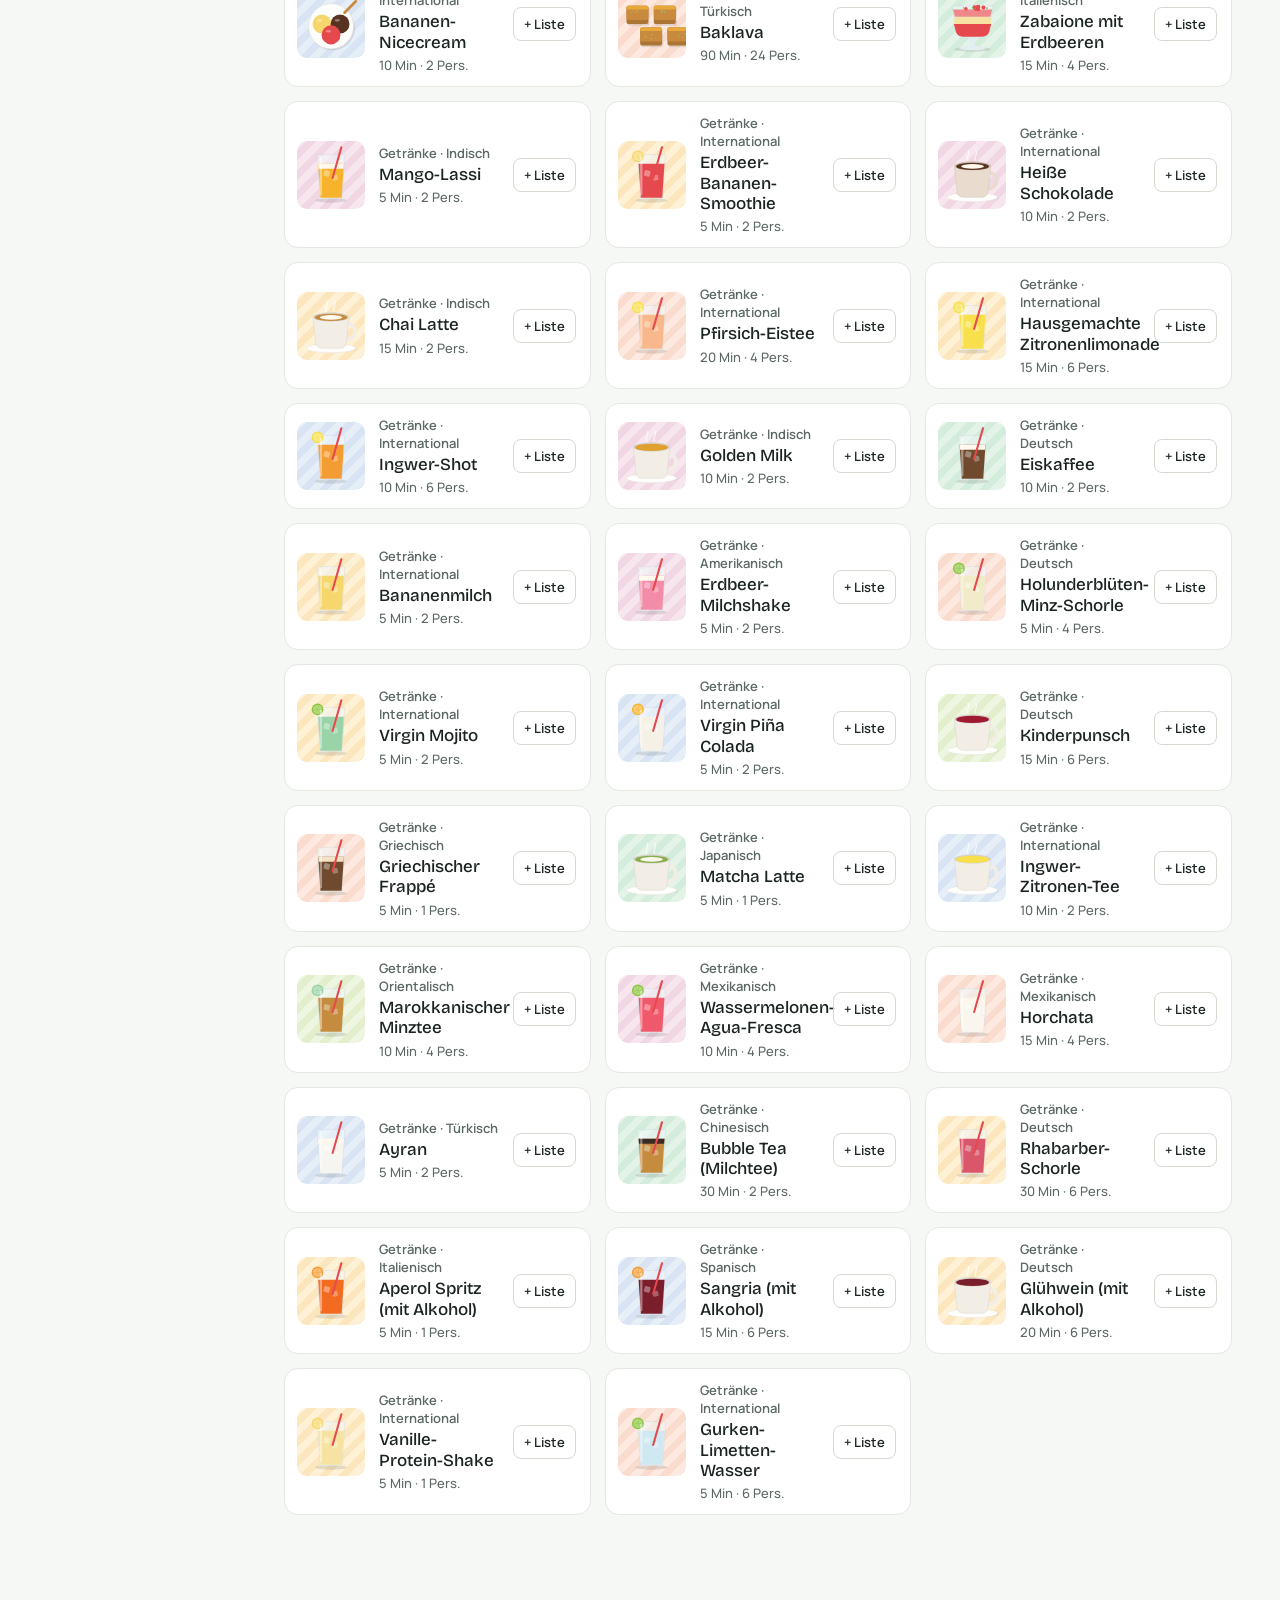
<file: dAIlykitchen.html>
<!doctype html>
<html lang="de">
<head>
<meta charset="utf-8">
<meta name="viewport" content="width=device-width, initial-scale=1">
<title>dAIlykitchen – Essen organisieren</title>
<link rel="preconnect" href="https://fonts.googleapis.com">
<link rel="preconnect" href="https://fonts.gstatic.com" crossorigin>
<link href="https://fonts.googleapis.com/css2?family=Bricolage+Grotesque:opsz,wght@12..96,400;12..96,500;12..96,600;12..96,800&amp;family=Manrope:wght@400;500;600;700&amp;display=swap" rel="stylesheet">
<style>
/* dAIlykitchen – Gestaltung im Küchenbuch-Stil: Seitenleiste, helle Karten, Bricolage Grotesque + Manrope */
:root{
  --bg:#F6F8F5; --card:#FFFFFF; --side:#EEF2EC; --hover:#E2EBDF; --ink:#1B2420; --ink2:#36423C; --muted:#5C6862; --faint:#8C978F;
  --line:#E3E8E1; --line2:#EDF1EB; --line3:#D3DBD0;
  --acc:#2E8B57; --acc-h:#257549; --acc-ink:#fff; --acc-soft:#E0F1E6; --acc-deep:#1D6A40;
  --warm:#C98A1E; --warm-soft:#FBEFD9; --warm-ink:#6B4A12;
  --ok:#2E8B57; --mid:#d9a21f; --low:#cf4b3f;
  --head:'Bricolage Grotesque',ui-sans-serif,system-ui,"Segoe UI",sans-serif; --body:'Manrope',system-ui,-apple-system,"Segoe UI",Roboto,sans-serif;
  --r:14px;
}
@media (prefers-color-scheme:dark){
  :root{--bg:#141a17; --card:#1c2420; --side:#18201c; --hover:#26322c; --ink:#e8efe9; --ink2:#cfd9d2; --muted:#97a39b; --faint:#7d8a82;
    --line:#2c3731; --line2:#273029; --line3:#3a4740; --acc:#5fb98a; --acc-h:#72c79a; --acc-ink:#0d1f16; --acc-soft:#23362c; --acc-deep:#8fd6ae;
    --warm:#f09a55; --warm-soft:#3a2a1d; --warm-ink:#f3c79f}
}
*{box-sizing:border-box}
html{scroll-behavior:smooth}
body{margin:0;background:var(--bg);color:var(--ink);font:400 15px/1.5 var(--body);-webkit-font-smoothing:antialiased}
h1,h2,h3,h4{margin:0;line-height:1.15}
h1,h2,h3{font-family:var(--head);font-weight:500;letter-spacing:-.01em}
h1{font-size:44px;line-height:1.05;letter-spacing:-.015em;text-wrap:balance}
h2{font-size:24px;margin-bottom:.7rem}
h2.sec{margin:1.8rem 0 .9rem}
h3{font-size:18px}
h4.cat,.slabel{font:600 13px var(--body);text-transform:uppercase;letter-spacing:.08em;color:var(--muted)}
h4.cat{margin:1.2rem 0 .4rem}
p{margin:.5rem 0}
a{color:var(--acc)}
.muted{color:var(--muted)} .sm{font-size:.86rem}
.opt{font:600 12px var(--body);background:var(--acc-soft);color:var(--acc-deep);border-radius:99px;padding:.2rem .65rem;vertical-align:middle;margin-left:.4rem;letter-spacing:0}

/* ---------- Grundgerüst ---------- */
.shell{display:grid;grid-template-columns:236px minmax(0,1fr);min-height:100vh}
.side{background:var(--side);border-right:1px solid var(--line);padding:30px 16px;display:flex;flex-direction:column;gap:28px;position:sticky;top:0;height:100vh;overflow:auto}
.side .brand{display:flex;flex-direction:column;gap:4px;padding:0 12px}
.side .brand b{font:500 28px/1 var(--head);letter-spacing:-.01em}
.side .brand span{font:500 14px/1.3 var(--body);color:var(--muted)}
/* Markenname dAIlykitchen: das AI ist hervorgehoben */
.side .brand b .ai,.mtop b .ai{font:inherit;font-weight:800;color:var(--acc);letter-spacing:.01em}
.newbtn{border:0;cursor:pointer;background:var(--acc);color:var(--acc-ink);font:600 14px var(--body);padding:12px 14px;border-radius:10px;text-align:left;display:flex;align-items:center;gap:10px}
.newbtn:hover{background:var(--acc-h)} .newbtn span{font-size:18px;line-height:1}
.snav{display:flex;flex-direction:column;gap:2px}
.snav .slabel{padding:0 12px 8px}
.snav button{border:0;cursor:pointer;background:transparent;color:var(--ink);font:500 14px var(--body);padding:9px 12px;border-radius:8px;text-align:left;display:flex;justify-content:space-between;gap:8px}
.snav button:hover,.snav button.on{background:var(--hover)} .snav button.on{font-weight:600}
.snav button i{font-style:normal;color:var(--muted);font-weight:500}
main{padding:40px 48px 90px;min-width:0}
#view{max-width:1080px}
.mtop,.tabbar{display:none}
.ph{display:flex;align-items:flex-end;justify-content:space-between;gap:24px;flex-wrap:wrap;margin-bottom:24px}
.ph>div{display:flex;flex-direction:column;gap:6px} .ph p{margin:0;color:var(--muted)}
.search{width:300px;background:var(--card);padding:11px 14px}


@media (max-width:999px){
  .shell{grid-template-columns:minmax(0,1fr)} .side{display:none}
  main{padding:18px 16px 110px}
  h1{font-size:32px} .search{width:100%}
  .mtop{display:flex;justify-content:space-between;align-items:center;margin-bottom:22px}
  .mtop b{font:600 24px/1 var(--head);letter-spacing:-.01em}
  .mtop button{width:44px;height:44px;border:0;border-radius:12px;background:var(--acc);color:var(--acc-ink);cursor:pointer;font:500 22px/1 var(--body)}
  .tabbar{position:fixed;left:0;right:0;bottom:0;z-index:20;background:var(--card);border-top:1px solid var(--line);display:grid;grid-template-columns:repeat(5,minmax(0,1fr));gap:4px;padding:8px 8px 18px}
  .tabbar button{border:0;cursor:pointer;min-height:48px;border-radius:12px;background:transparent;color:var(--muted);font:600 13px var(--body);display:flex;align-items:center;justify-content:center;gap:5px}
  .tabbar button.on{background:var(--acc-soft);color:var(--acc-deep)}
  .tabbar i{font:700 11px var(--body);color:var(--acc);font-style:normal}
}

/* ---------- Karten, Knöpfe, Formulare ---------- */
.card{background:var(--card);border:1px solid var(--line);border-radius:16px;padding:22px;margin-bottom:16px}
.card.center{text-align:center;padding:2.6rem 1.2rem}
.card.err{border-color:var(--low);background:color-mix(in srgb,var(--low) 9%,var(--card))}
.card.okbox{border-color:var(--ok);background:color-mix(in srgb,var(--ok) 10%,var(--card));margin-top:.8rem}
.card.warnbox,.warn{background:var(--warm-soft);border-color:transparent;color:var(--warm-ink)}
.warn{padding:12px 14px;border-radius:10px;font:500 14px/1.4 var(--body)}

button{font-family:inherit}
.btn{border:0;background:var(--acc);color:var(--acc-ink);border-radius:10px;padding:12px 18px;font:600 14px var(--body);cursor:pointer;transition:transform .08s,background .15s}
.btn:hover{background:var(--acc-h)} .btn:active{transform:scale(.97)}
.btn.ghost{background:transparent;color:var(--ink);border:1px solid var(--line)} .btn.ghost:hover{background:var(--side)}
.btn.dark{background:var(--ink);color:var(--bg)} .btn.dark:hover{background:var(--ink2)}
.btn.big{font-size:16px;padding:15px 28px}
.btn.sm{padding:8px 12px;font-size:13px;margin-top:.6rem}
.btn:disabled{opacity:.45;cursor:not-allowed}
.btnrow{display:flex;gap:10px;flex-wrap:wrap;align-items:center;margin-top:1rem}
.btnrow.end{justify-content:flex-end;border-top:1px solid var(--line2);padding-top:20px}
.x{border:0;background:none;color:var(--faint);cursor:pointer;font-size:16px;padding:.15rem .4rem;border-radius:6px}
.x:hover{background:var(--line);color:var(--low)}
.back{align-self:flex-start;border:0;background:none;cursor:pointer;font:500 14px var(--body);color:var(--muted);padding:0}
.back:hover{color:var(--acc)}

input,select{font:400 15px var(--body);color:var(--ink);background:var(--card);border:1px solid var(--line);border-radius:10px;padding:10px 12px;min-width:0;outline:none}
input::placeholder{color:var(--faint)}
input:focus,select:focus{border-color:var(--acc)} button:focus-visible,[role=button]:focus-visible{outline:2.5px solid var(--acc);outline-offset:2px}
label{display:flex;flex-direction:column;gap:8px;font:600 13px var(--body);color:var(--ink)}
input.narrow{width:6rem}
.addrow{display:flex;gap:10px;flex-wrap:wrap;margin-bottom:.7rem}
.addrow input:first-child{flex:2 1 14rem} .addrow input[type=number]{flex:0 1 7rem}
.grid4{display:grid;grid-template-columns:repeat(auto-fit,minmax(150px,1fr));gap:14px;margin:.9rem 0}
.grid2{display:grid;grid-template-columns:repeat(auto-fit,minmax(240px,1fr));gap:14px;margin:.7rem 0}
.dim{opacity:.45;pointer-events:none}

.fgroup{margin-bottom:1rem} .flabel{font:600 13px var(--body);margin-bottom:8px} .flabel small{font-weight:400;color:var(--muted)}
.frow{display:flex;gap:28px;flex-wrap:wrap;align-items:flex-end}
.chips,.fchips{display:flex;flex-wrap:wrap;gap:8px}
.chip{flex-direction:row;cursor:pointer;color:inherit;font-weight:500}
.chip input{position:absolute;opacity:0;pointer-events:none}
.chip span,.fchips button{display:inline-block;cursor:pointer;border:1px solid var(--line3);border-radius:999px;padding:7px 14px;font:500 14px var(--body);background:transparent;color:var(--ink);transition:all .12s}
.chip:hover span,.fchips button:hover{border-color:var(--ink)}
.chip input:checked + span,.fchips button.on{background:var(--ink);border-color:var(--ink);color:var(--bg)}
.chip input:focus-visible + span{outline:2.5px solid var(--acc);outline-offset:2px}
.seg{display:inline-flex;gap:4px;background:var(--side);border-radius:10px;padding:4px}
.seg.wrap{flex-wrap:wrap;margin-bottom:.5rem}
.seg button{border:0;background:none;color:var(--ink);padding:7px 12px;border-radius:8px;font:500 13px var(--body);cursor:pointer}
.seg button:hover{background:var(--hover)}
/* gewählte Option wie bei den Ernährungs-Chips: in beiden Modi klar erkennbar */
.seg button.on,.seg button.on:hover{background:var(--ink);color:var(--bg);font-weight:600}
.step{display:inline-flex;align-items:center;gap:4px;background:var(--side);border-radius:10px;padding:4px}
.step button{width:36px;height:36px;border:0;border-radius:8px;background:var(--card);cursor:pointer;font:500 18px var(--body);color:var(--ink)}
.step span{min-width:44px;padding:0 8px;text-align:center;font:600 15px var(--body)}
.step.sm{background:var(--card);padding:2px} .step.sm button{width:26px;height:26px;background:none;font-size:15px} .step.sm span{font-size:14px;min-width:52px;padding:0}
.switch{flex-direction:row;align-items:center;gap:.6rem;color:var(--ink);font-weight:500;font-size:14px;cursor:pointer;margin:.4rem 0}
.switch input{width:2.5rem;height:1.4rem;appearance:none;-webkit-appearance:none;border-radius:99px;background:var(--line3);border:0;padding:0;position:relative;cursor:pointer;flex:0 0 auto;transition:background .15s}
.switch input::after{content:"";position:absolute;top:.15rem;left:.15rem;width:1.1rem;height:1.1rem;border-radius:50%;background:#fff;transition:transform .15s}
.switch input:checked{background:var(--acc)} .switch input:checked::after{transform:translateX(1.1rem)}
.pills{display:flex;gap:.4rem;flex-wrap:wrap}
.pill{display:inline-flex;align-items:center;gap:.2rem;background:var(--warm-soft);color:var(--warm-ink);border-radius:99px;padding:.2rem .3rem .2rem .8rem;font-size:14px}
.pills2{display:flex;gap:8px;flex-wrap:wrap}
.pills2 span{font:600 14px var(--body);background:var(--side);color:var(--ink2);padding:5px 10px;border-radius:999px}
.pills2 span.acc{background:var(--acc-soft);color:var(--acc-deep)}
.tgt{background:var(--acc-soft);color:var(--acc-deep);border-radius:10px;padding:12px 14px;margin-top:.6rem}

details.filt summary,details summary{cursor:pointer;font-weight:600}
details.filt{padding:.8rem 1.2rem} details.filt[open] summary{margin-bottom:.9rem}
details summary .muted{font-weight:400;margin-left:.5rem;font-size:.88rem}

.ptable,.ings{width:100%;border-collapse:collapse}
.ptable td,.ings td{padding:9px 4px;border-top:1px solid var(--line2)}
.ptable input{width:6.5rem;padding:6px 10px}
.ings .num{text-align:right;white-space:nowrap;font-variant-numeric:tabular-nums;font-weight:600}
.st{font-size:12px;font-weight:600;border-radius:99px;padding:.15rem .6rem;white-space:nowrap}
.st.ok{background:var(--acc-soft);color:var(--acc-deep)}
.st.part{background:var(--warm-soft);color:var(--warm-ink)}
.st.miss{background:color-mix(in srgb,var(--low) 14%,transparent);color:var(--low)}
.st.basic{background:var(--side);color:var(--muted)}

/* ---------- Vorrat ---------- */
.pbar{display:flex;justify-content:space-between;align-items:center;gap:12px 20px;flex-wrap:wrap;padding:14px 18px}
.pbar .muted{margin-left:.4rem}
.pbar-r{display:flex;align-items:center;gap:10px;flex-wrap:wrap} .pbar-r .btn.sm{margin:0}
.prev b.bad{background:var(--warm-soft);color:var(--warm-ink)}
.pgrid{display:flex;flex-direction:column;gap:16px}
.pcat{display:flex;flex-direction:column;gap:8px}
.pcat .slabel em{font-style:normal;background:var(--acc-soft);color:var(--acc-deep);border-radius:99px;padding:1px 8px;margin-left:4px;letter-spacing:0}
.plist2{display:flex;flex-direction:column;gap:18px;margin:.4rem 0 1rem}
.prow{display:grid;grid-template-columns:minmax(0,1fr) auto 6.5rem 28px;gap:10px;align-items:center;padding:6px 0;border-bottom:1px solid var(--line2)}
.prow .nm{font-weight:500}
.prow.open .nm{color:var(--ink2)}
.prow .pstep{background:var(--side);padding:3px;gap:2px} .prow .pstep button{background:var(--card)} .prow .pstep button:hover{background:var(--hover)} .pstep input{width:4.2rem;padding:4px 6px;text-align:right;font-weight:600;border:0;background:var(--card);border-radius:6px}
.pstep .u{min-width:28px;font:500 13px var(--body);color:var(--muted);text-align:left;padding:0 4px}
.prow .st{justify-self:start}
details.pick2{border-top:1px solid var(--line2);padding-top:14px} details.pick2[open] summary{margin-bottom:14px}
@media (max-width:640px){.prow{grid-template-columns:minmax(0,1fr) auto 28px}.prow>.st,.prow>span:empty{display:none}}

/* ---------- Rezepte aus Vorrat ---------- */
.combo{border-color:var(--acc)}
.combolist{margin:.6rem 0;padding-left:1.3rem} .combolist li{margin:.25rem 0}
.rgrid{display:grid;grid-template-columns:repeat(auto-fill,minmax(min(320px,100%),1fr));gap:14px}
.rc{background:var(--card);border:1px solid var(--line);border-radius:var(--r);padding:16px;display:flex;flex-direction:column;gap:.6rem;transition:transform .15s,box-shadow .15s}
.rc[data-act]{cursor:pointer} .rc[data-act]:hover{border-color:var(--line3)}
.rc:hover{box-shadow:0 8px 20px -14px rgba(20,50,35,.35)}
.rc.sel{border-color:var(--acc);box-shadow:0 0 0 2px var(--acc-soft)}
.rc-top{display:flex;justify-content:space-between;gap:.6rem;align-items:flex-start}
.pick{flex-direction:row;align-items:center;gap:.35rem;font-size:13px;font-weight:500;color:var(--muted);cursor:pointer;white-space:nowrap}
.pick input{accent-color:var(--acc);width:1.1rem;height:1.1rem;padding:0}
.meta{font-size:14px;color:var(--muted)}
.tags{display:flex;gap:6px;flex-wrap:wrap}
.tag{font:600 12px var(--body);background:var(--acc-soft);color:var(--acc-deep);border-radius:999px;padding:3px 9px}
.meters{display:grid;gap:.45rem}
.mlabel{font-size:13px;color:var(--muted);margin-bottom:.2rem}
.mlabel b{color:var(--ink)}
.bar{height:6px;background:var(--side);border-radius:99px;overflow:hidden}
.bar i{display:block;height:100%;background:var(--acc);border-radius:99px;transition:width .3s}
.bar.alt i{background:var(--ink)}
.steps{padding-left:1.2rem;margin:.6rem 0 0} .steps li{margin:.3rem 0}

/* ---------- Einkaufsliste (Vorrat & Einkauf) ---------- */
.slist{list-style:none;padding:0;margin:0}
.slist li{display:grid;grid-template-columns:auto 1fr auto auto;gap:12px;align-items:center;padding:9px 0;border-bottom:1px solid var(--line2)}
.slist li.off .nm,.slist li.off .am{text-decoration:line-through;color:var(--faint)}
.slist .am{font-variant-numeric:tabular-nums;font-weight:600} .slist .pr{color:var(--muted);font-size:13px;min-width:4.2rem;text-align:right}
.bul{color:var(--acc)}
.chk input{position:absolute;opacity:0}
.chk span{display:block;width:20px;height:20px;border:1.5px solid var(--line3);border-radius:6px;position:relative}
.chk input:checked + span{background:var(--ink);border-color:var(--ink)} .chk input:checked + span::after{content:"✓";position:absolute;inset:0;color:var(--bg);font:700 12px var(--body);display:grid;place-items:center}
.chk input:focus-visible + span{outline:2.5px solid var(--acc);outline-offset:2px}
.total{margin-top:1rem;font-size:16px}
.lh{display:flex;justify-content:space-between;align-items:baseline;flex-wrap:wrap;gap:.4rem}
.olines{list-style:none;padding:0;margin:.7rem 0 0;font-size:14px} .olines li{padding:5px 0;border-top:1px solid var(--line2)} .olines li.bad{color:var(--low)}
.zip-err{color:var(--low);font-weight:600;margin:0;min-height:1.2em}
/* Eigene Lebensmittel: Verweis-Knöpfe an unbekannten Zutaten und der Dialog */
.lk{border:0;background:none;padding:0;cursor:pointer;font:600 13px var(--body);color:var(--acc);text-decoration:underline;text-underline-offset:2px}
.lk:hover{color:var(--acc-h)}
.fd-open{display:flex;flex-wrap:wrap;gap:6px 14px;align-items:baseline;margin:.6rem 0}
.fd-web{margin-top:14px} .fd-web .alts button{grid-template-columns:1fr auto}
#dlg-body .seg{margin:.4rem 0 .2rem} #dlg-body details{margin-top:.6rem}
pre.json{background:#10171a;color:#cfe8d8;border-radius:10px;padding:.9rem;overflow:auto;max-height:340px;font-size:12px;margin-top:.8rem}

/* ---------- Wochenplan ---------- */
.bar-actions{display:flex;justify-content:space-between;align-items:center;flex-wrap:wrap;gap:.6rem}
.bar-actions .btnrow{margin:0}
.week{display:grid;grid-template-columns:repeat(7,minmax(0,1fr));gap:10px;margin-bottom:16px}
.day{background:var(--card);border:1px solid var(--line);border-radius:var(--r);overflow:hidden;display:flex;flex-direction:column}
.day.cur{border-color:var(--acc)}
.day header{display:flex;justify-content:space-between;align-items:baseline;gap:.3rem;padding:10px 12px;background:var(--side);cursor:pointer;font:500 16px var(--head)}
.day header b{font-weight:500} .day header span{font:500 12px var(--body);color:var(--muted)}
.meal{padding:10px 12px;border-top:1px solid var(--line2);display:flex;flex-direction:column;gap:.25rem;flex:1}
.meal.locked{background:var(--warm-soft)}
.slot{font:600 11px var(--body);text-transform:uppercase;letter-spacing:.08em;color:var(--muted)}
.mname{all:unset;cursor:pointer;font:500 15px/1.25 var(--head);color:var(--ink)}
.mname:hover{color:var(--acc)} .mname:focus-visible{outline:2.5px solid var(--acc)}
.mmeta{font-size:12px;color:var(--muted)}
.mbtn{display:flex;gap:4px;margin-top:.25rem}
.mbtn button{border:1px solid var(--line);background:var(--card);border-radius:8px;padding:2px 8px;cursor:pointer;font-size:14px;color:var(--ink)}
.mbtn button:hover{border-color:var(--acc);background:var(--acc-soft)} .mbtn button.on{border-color:var(--warm)}
@media (max-width:1500px){.week{grid-template-columns:repeat(auto-fit,minmax(200px,1fr))}}

.nrow{display:grid;grid-template-columns:8.5rem 1fr 3.2rem 9rem;gap:.7rem;align-items:center;padding:.3rem 0;font-size:14px}
.nrow .np{text-align:right;font-weight:700;font-variant-numeric:tabular-nums} .nrow .na{font-size:12px}
.bar.n{height:8px}
.bar.n.ok i{background:var(--ok)} .bar.n.mid i{background:var(--mid)} .bar.n.low i{background:var(--low)}
@media (max-width:640px){.nrow{grid-template-columns:7rem 1fr 3rem}.nrow .na{display:none}}

/* ---------- Rezeptbuch: Bibliothek ---------- */
.fchips{margin-bottom:24px}
/* Küchenauswahl zum Ein- und Ausfahren */
:root{interpolate-size:allow-keywords}
details.ksel>summary{list-style:none;display:flex;align-items:center;gap:10px;margin:0;font-weight:500;border-radius:8px;user-select:none}
details.ksel>summary::-webkit-details-marker{display:none}
details.ksel>summary .flabel{margin:0}
details.ksel>summary .ksel-cur{min-width:0;overflow:hidden;text-overflow:ellipsis;white-space:nowrap;font:500 13px var(--body);color:var(--acc-deep);background:var(--acc-soft);padding:3px 10px;border-radius:999px}
details.ksel>summary::after{content:"";flex:none;margin-left:auto;width:8px;height:8px;border:solid var(--muted);border-width:0 2px 2px 0;transform:translateY(-2px) rotate(45deg);transition:transform .22s}
details.ksel[open]>summary::after{transform:translateY(2px) rotate(-135deg)}
details.ksel>summary:hover::after{border-color:var(--ink)}
details.ksel>summary:focus-visible{outline:2.5px solid var(--acc);outline-offset:4px}
details.ksel::details-content{block-size:0;overflow:clip;transition:block-size .26s ease,content-visibility .26s allow-discrete}
details.ksel[open]::details-content{block-size:auto}
details.filt[open] details.ksel>summary{margin-bottom:0}
.ksel-body{padding-top:12px} .ksel-body .fchips{margin-bottom:0} .ksel-body p{margin:.6rem 0 0}
details.kbox{margin:-12px 0 24px;padding:12px 14px;background:var(--side);border-radius:14px}
.kchips button{font-size:13px;padding:5px 12px;background:var(--card)}
.kchips button i{font-style:normal;opacity:.6;margin-left:2px}
.bgrid{display:grid;grid-template-columns:repeat(auto-fill,minmax(min(300px,100%),1fr));gap:14px}
.bcard{cursor:pointer;background:var(--card);border:1px solid var(--line);border-radius:14px;padding:12px 14px 12px 12px;display:flex;gap:14px;align-items:center;transition:transform .15s,box-shadow .15s}
.bcard:hover{transform:translateY(-1px);box-shadow:0 8px 20px -14px rgba(20,50,35,.35)}
.thumb,.dt-img{background:repeating-linear-gradient(135deg,var(--a) 0 7px,var(--b) 7px 14px);overflow:hidden}
.thumb{flex:none;width:68px;height:68px;border-radius:10px}
.thumb img,.dt-img img{width:100%;height:100%;object-fit:cover;display:block}
.bc-t{flex:1;min-width:0;display:flex;flex-direction:column;gap:3px}
.bc-t span{font:500 13px var(--body);color:var(--muted)} .bc-t span:first-child{font-weight:600}
.bc-t b{font:500 17px/1.2 var(--head);text-wrap:pretty}
.lbtn{flex:none;cursor:pointer;border:1px solid var(--line3);background:transparent;color:var(--ink);font:600 13px var(--body);padding:0 10px;height:34px;border-radius:8px}
.lbtn .l-off{display:none}
@media (hover:hover){.lbtn.on:hover .l-on{display:none} .lbtn.on:hover .l-off{display:inline} .lbtn.on:hover{background:transparent;border-color:var(--low);color:var(--low)}}
.lbtn:hover{border-color:var(--ink)} .lbtn.on{background:var(--acc-soft);border-color:var(--acc-soft);color:var(--acc-deep)}

/* ---------- Rezeptbuch: Detail ---------- */
.detail{display:flex;flex-direction:column;gap:36px}
.dt-top{display:grid;grid-template-columns:minmax(0,1fr) 220px;gap:32px;align-items:center}
.dt-info{display:flex;flex-direction:column;gap:18px}
.dt-info h1{font-size:48px;line-height:1.02;letter-spacing:-.02em}
.facts{display:flex;gap:28px;flex-wrap:wrap}
.facts div{display:flex;flex-direction:column;gap:2px}
.facts span{font:600 13px var(--body);letter-spacing:.08em;text-transform:uppercase;color:var(--muted)}
.facts b{font:500 18px var(--body)}
.servbox{display:flex;align-items:center;gap:16px;flex-wrap:wrap;background:var(--card);border:1px solid var(--line);border-radius:14px;padding:14px 16px}
.servbox .step span{min-width:110px} .servbox .btn{margin-left:auto}
.dt-img{height:220px;border-radius:16px;background-size:auto}
.dt-img.sm{height:150px;border-radius:12px}
.dt-body{display:grid;grid-template-columns:340px minmax(0,1fr);gap:40px;align-items:start}
.ingcard{padding:22px 22px 10px;margin:0}
.irow{display:grid;grid-template-columns:86px 1fr;gap:12px;padding:11px 0;border-top:1px solid var(--line2);line-height:1.35}
.irow span:first-child{font-weight:600;text-align:right} .irow .chg{color:var(--acc)}
.nurow{display:grid;grid-template-columns:1fr auto 56px 44px;gap:10px;align-items:center;padding:7px 0;border-top:1px solid var(--line2);font-size:14px}
.nurow b{font-weight:600;font-variant-numeric:tabular-nums} .nurow .muted{text-align:right;font-size:12px}
.dt-body .col{gap:16px} .dt-body .ingcard{padding-bottom:14px}
.srow{display:grid;grid-template-columns:44px 1fr;gap:14px;padding:16px 0;border-top:1px solid var(--line)}
.srow span{font:500 28px/1 var(--head);color:var(--acc)}
.srow p{margin:0;font-size:17px;line-height:1.6;max-width:60ch;text-wrap:pretty}
@media (max-width:999px){.dt-top,.dt-body{grid-template-columns:minmax(0,1fr)} .dt-info h1{font-size:34px} .dt-img{height:120px;order:-1}}

/* ---------- Rezeptbuch: Neues Rezept ---------- */
.addtabs{display:grid;grid-template-columns:repeat(3,minmax(0,1fr));gap:14px;margin-bottom:24px}
.addtabs button{cursor:pointer;text-align:left;border:1.5px solid var(--line);background:transparent;border-radius:14px;padding:18px;display:flex;flex-direction:column;gap:6px;color:var(--ink)}
.addtabs button.on{border-color:var(--acc);background:var(--card)}
.addtabs i{font:500 11px ui-monospace,Consolas,monospace;font-style:normal;color:var(--faint)} .addtabs .on i{color:var(--acc)}
.addtabs b{font:500 21px/1.15 var(--head)} .addtabs span{font:400 13px/1.4 var(--body);color:var(--muted)}
.addcard{border-radius:18px;padding:32px;display:flex;flex-direction:column;gap:28px}
.col{display:flex;flex-direction:column;gap:12px;min-width:0}
.am-top{display:grid;grid-template-columns:minmax(0,1fr) 200px;gap:28px}
.am-two{display:grid;grid-template-columns:minmax(0,1fr) minmax(0,1fr);gap:28px}
.title-in{border:0;border-bottom:1.5px solid var(--line3);border-radius:0;background:transparent;padding:6px 0 10px;font:500 30px var(--head)}
.drop{border:1.5px dashed var(--line3);border-radius:14px;align-items:center;justify-content:center;text-align:center;gap:12px;padding:16px;color:var(--muted);font-weight:500}
.drop input{width:100%;border:0;padding:0;font-size:12px;background:none} .drop img{max-width:100%;height:80px;object-fit:cover;border-radius:8px} .drop span{font-weight:400;font-size:12px}
.prev{display:flex;gap:6px;align-items:center;flex-wrap:wrap;font:500 14px var(--body);color:var(--muted);min-height:26px}
.prev b{font-weight:500;background:var(--acc-soft);color:var(--acc-deep);padding:3px 8px;border-radius:6px}
.lrow{display:grid;grid-template-columns:78px minmax(0,1fr) 28px;gap:10px;align-items:start;padding:9px 0;border-bottom:1px solid var(--line2);overflow-wrap:anywhere}
.lrow b{font-weight:600;text-align:right}
/* Schritt-Zeilen heißen bewusst nicht .st – das ist die Status-Plakette (ohne Zeilenumbruch) */
.lrow.lstep{grid-template-columns:28px minmax(0,1fr) 28px} .lrow .no{font:500 20px/1.2 var(--head);color:var(--acc)}
.big{font:500 28px/1.15 var(--head)}
.dropbig{border:1.5px dashed var(--line3);border-radius:16px;padding:56px 32px;display:flex;flex-direction:column;align-items:center;gap:10px;text-align:center}
.scan{display:grid;grid-template-columns:320px minmax(0,1fr);gap:28px;align-items:center} .scan.done{align-items:start}
.scanimg{position:relative;height:340px;border-radius:12px;overflow:hidden;border:1px solid var(--line);background:repeating-linear-gradient(0deg,#F5F7F4 0 26px,#E2E8E0 26px 27px)}
.scanimg .cap{position:absolute;left:12px;top:12px;font:500 10px ui-monospace,Consolas,monospace;color:#44504A;background:rgba(255,255,255,.85);padding:3px 6px;border-radius:4px}
.scanline{position:absolute;left:0;right:0;top:0;height:2px;background:var(--acc);box-shadow:0 0 18px 4px rgba(46,139,87,.35);animation:scanline 1s linear infinite alternate}
.scanbar{width:0;animation:scanbar 2s linear forwards}
@keyframes scanline{to{top:100%}} @keyframes scanbar{to{width:100%}}
.bx{position:absolute;border:2px solid #1B2420;border-radius:4px}
.bx.b1{left:8%;top:6%;width:70%;height:9%;border-color:#2E8B57} .bx.b2{left:8%;top:20%;width:52%;height:34%}
.bx.b3{left:30%;top:31%;width:24%;height:5%;background:rgba(232,170,60,.35);border-color:#C98A1E} .bx.b4{left:8%;top:60%;width:84%;height:33%;border-color:#5C6862}
input.flag{background:var(--warm-soft);border-color:var(--warm)} .note{font:500 13px var(--body);color:var(--warm-ink);padding-left:4px}
.busy{border-top:1px solid var(--line2);padding-top:22px;margin:0;animation:pulse 1s ease-in-out infinite alternate}
@keyframes pulse{to{opacity:.45}}
.linkres{display:flex;flex-direction:column;gap:20px;border-top:1px solid var(--line2);padding-top:24px}
.lk-top{display:grid;grid-template-columns:200px minmax(0,1fr);gap:24px}
@media (max-width:999px){.addtabs,.am-top,.am-two,.scan,.lk-top{grid-template-columns:minmax(0,1fr)} .addtabs{gap:8px} .addcard{padding:20px} .scanimg{height:220px}}

/* ---------- Einkaufsliste: Quellen (Rezepte, Rezept-Auswahl, Wochenplan) ---------- */
.srcs{display:flex;flex-direction:column;gap:8px;margin-bottom:14px}
.dr-rec{display:flex;align-items:center;gap:10px;background:var(--bg);border-radius:10px;padding:8px 8px 8px 12px}
.dr-rec .t{flex:1;min-width:0;font:500 14px/1.25 var(--body);overflow:hidden;text-overflow:ellipsis;white-space:nowrap}
.dr-rec .t small{font-weight:400;margin-left:6px} .dr-rec .btn.sm{margin-top:0}
.slist .nm small{display:block;font:400 12px/1.3 var(--body);color:var(--faint)}
.slist li.off .nm small{text-decoration:none}
@media print{.printable .slist .nm small{display:none}}

/* ---------- Dialog & Hinweis ---------- */
dialog{border:1px solid var(--line);border-radius:22px;padding:0;max-width:min(640px,94vw);width:100%;background:var(--card);color:var(--ink);overflow:hidden;
  box-shadow:0 1px 2px rgba(0,0,0,.06),0 32px 80px -16px rgba(12,28,20,.45)}
dialog[open]{animation:dlg-in .22s cubic-bezier(.2,.9,.3,1.15)}
dialog::backdrop{background:rgba(16,28,22,.48);backdrop-filter:blur(5px);-webkit-backdrop-filter:blur(5px);animation:dlg-fade .2s ease-out}
@keyframes dlg-in{from{opacity:0;transform:translateY(14px) scale(.96)}}
@keyframes dlg-fade{from{opacity:0}}
#dlg-body{padding:28px 28px 0;max-height:min(82vh,760px);overflow:auto;overscroll-behavior:contain;scrollbar-width:thin}
#dlg-body>h2:first-child{font:600 24px/1.2 var(--head);letter-spacing:-.01em;margin:0 44px 10px 0}
#dlg-body>.btnrow:last-child{position:sticky;bottom:0;justify-content:flex-end;margin:22px -28px 0;padding:16px 28px;background:var(--card);border-top:1px solid var(--line2)}
#dlg-body>:last-child:not(.btnrow){margin-bottom:28px}
.dlg-x{position:absolute;top:18px;right:18px;z-index:2;width:36px;height:36px;border:0;border-radius:50%;background:var(--side);color:var(--muted);font:400 22px/1 var(--body);cursor:pointer;
  display:grid;place-items:center;transition:background .15s,color .15s,transform .15s}
.dlg-x:hover{background:var(--hover);color:var(--ink);transform:rotate(90deg)}
.dlg-x:focus-visible,#ask .btn:focus-visible{outline:2px solid var(--acc);outline-offset:2px}
/* Rückfrage (ersetzt das Browser-Fenster von confirm) */
#ask{max-width:min(420px,92vw)}
#ask-body{padding:30px 28px 24px;text-align:center}
#ask-body h2{font:600 21px/1.25 var(--head);letter-spacing:-.01em;margin:0 0 8px}
#ask-body p{color:var(--muted);margin:0;font-size:15px;line-height:1.5;overflow-wrap:anywhere}
#ask-body .btnrow{margin-top:24px;flex-wrap:nowrap} #ask-body .btn{flex:1;border:1px solid transparent} #ask-body .btn.ghost{border-color:var(--line)}
.ask-ic{width:54px;height:54px;border-radius:50%;margin:0 auto 16px;display:grid;place-items:center;background:var(--acc-soft);color:var(--acc-deep);font:700 26px/1 var(--head)}
.ask-ic.danger{background:color-mix(in srgb,var(--low) 16%,var(--card));color:var(--low)}
.btn.danger{background:var(--low);color:#fff} .btn.danger:hover{background:color-mix(in srgb,var(--low) 86%,#000)}
@media (max-width:599px){
  #dlg{margin:auto 0 0;max-width:100vw;border-radius:22px 22px 0 0;border-width:1px 0 0}
  #dlg[open]{animation:dlg-up .26s cubic-bezier(.2,.9,.3,1)}
  #dlg-body{padding:24px 20px 0;max-height:86vh}
  #dlg-body>.btnrow:last-child{margin:20px -20px 0;padding:14px 20px} #dlg-body>.btnrow:last-child .btn{flex:1}
}
@keyframes dlg-up{from{transform:translateY(100%)}}
.alts{list-style:none;padding:0;margin:.6rem 0}
.alts button{width:100%;display:grid;grid-template-columns:1fr auto;gap:.1rem .8rem;text-align:left;border:1px solid var(--line);background:var(--card);color:var(--ink);border-radius:10px;padding:10px 14px;margin-bottom:6px;cursor:pointer}
.alts button:hover{border-color:var(--acc);background:var(--acc-soft)}
.alts .muted{grid-column:1} .alts .st{grid-row:1/3;grid-column:2;align-self:center}

#toast{position:fixed;left:50%;bottom:28px;transform:translate(-50%,1.4rem) scale(.96);display:flex;align-items:center;gap:10px;max-width:min(520px,calc(100vw - 32px));background:var(--ink);color:var(--bg);
  padding:10px 20px 10px 10px;border-radius:999px;opacity:0;pointer-events:none;transition:opacity .22s,transform .28s cubic-bezier(.2,.9,.3,1.2);z-index:50;font:500 14px/1.35 var(--body);box-shadow:0 16px 36px -12px rgba(0,0,0,.5)}
#toast i{flex:none;width:26px;height:26px;border-radius:50%;display:grid;place-items:center;background:var(--acc);color:var(--acc-ink);font:700 14px/1 var(--body);font-style:normal}
#toast.show{opacity:1;transform:translate(-50%,0) scale(1)}
@media (max-width:999px){#toast{bottom:96px}}

@media print{
  .side,.mtop,.tabbar,.ph,.noprint,#toast,dialog,.card:not(.printable){display:none!important}
  /* Einkaufsliste als Zettel zum Abhaken: leere Kästchen, Menge vor Artikel, zwei Spalten, ohne Preise */
  @page{margin:14mm 16mm}
  html,body{background:#fff!important}
  body{font-size:11.5pt}
  .shell{display:block} main{margin:0;padding:0} #view{max-width:none}
  .card.printable{box-shadow:none;border:0;border-radius:0;background:none;padding:0;margin:0}
  .card.printable,.card.printable *{color:#000!important}
  .printable .lh{border-bottom:2pt solid #000;padding-bottom:3mm;margin-bottom:2mm}
  .printable .lh h2{font-size:22pt;margin:0}
  .printable .opt{background:none;border:0;padding:0;font-size:10pt;font-weight:400}
  .printable .opt::before{content:"· "}
  .plist{columns:2;column-gap:12mm}
  .printable h4.cat{font-size:9.5pt;letter-spacing:.08em;margin:5mm 0 1mm;padding-bottom:1mm;border-bottom:.75pt solid #000;break-after:avoid}
  .plist h4.cat:first-child{margin-top:0}
  .btnrow{display:none!important}
  .printable .slist li{grid-template-columns:auto 5.2em 1fr;gap:3mm;padding:1.6mm 0;border-bottom:.5pt dotted #999;break-inside:avoid}
  .printable .slist .am{order:1;text-align:right;font-weight:600}
  .printable .slist .nm{order:2}
  .printable .x,.printable .pr{display:none}
  /* abgewählte Artikel und dadurch leere Kategorien nicht drucken */
  .printable .slist li.off{display:none}
  .printable .slist:not(:has(li:not(.off))),.printable h4.cat:has(+ .slist:not(:has(li:not(.off)))){display:none}
  .printable .chk span{width:4mm;height:4mm;border:1pt solid #000;border-radius:.6mm;background:none!important}
  .printable .chk span::after{content:none!important}
  .printable .total{margin-top:6mm;padding-top:2mm;border-top:.75pt solid #000;font-size:10pt;break-inside:avoid}
}
@media (prefers-reduced-motion:reduce){*{transition:none!important;scroll-behavior:auto!important;animation-duration:.01s!important}}

.linkres textarea{display:block;width:100%;min-height:180px;box-sizing:border-box;margin-top:8px;padding:12px;border:1px solid var(--line);border-radius:12px;font:inherit;resize:vertical}
.tag.kueche{background:var(--side);color:var(--ink2);border:1px solid var(--line3)}
.tag.warn{background:var(--warm-soft);color:var(--warm-ink)}
.tag.neutral{background:var(--side);color:var(--muted)}

.restore{margin-top:20px;text-align:center}
.listbar{margin:0 0 1.1rem;padding-bottom:1rem;border-bottom:1px solid var(--line2)}
.macros{display:grid;grid-template-columns:repeat(auto-fit,minmax(92px,1fr));gap:10px;margin:.4rem 0 .6rem}
.macros div{display:flex;flex-direction:column;gap:4px;align-items:center;text-align:center;background:var(--side);border-radius:12px;padding:14px 8px}
.macros b{font:600 20px/1.1 var(--head);font-variant-numeric:tabular-nums}
.macros span{font:500 12px var(--body);color:var(--muted)}
.macros .alc{background:var(--warm-soft)} .macros .alc b,.macros .alc span{color:var(--warm-ink)}
.macros .kcal{background:var(--acc-soft)} .macros .kcal b,.macros .kcal span{color:var(--acc-deep)}
@media (max-width:480px){.macros{grid-template-columns:repeat(2,minmax(0,1fr))}}
.rc-more{align-self:flex-start}

</style>
</head>
<body>
<div class="shell">
  <aside class="side" id="side" aria-label="Bereiche"></aside>
  <main>
    <div class="mtop" id="mtop"></div>
    <div id="view"></div>
  </main>
</div>
<nav class="tabbar" id="tabbar" aria-label="Bereiche"></nav>
<dialog id="dlg"><button class="dlg-x" type="button" data-act="closedlg" aria-label="Schließen">×</button><div id="dlg-body"></div></dialog>
<dialog id="ask" role="alertdialog" aria-labelledby="ask-title"><div id="ask-body"></div></dialog>
<div id="toast" role="status" aria-live="polite"></div>
<noscript>Diese App benötigt JavaScript.</noscript>
<script>
/* dAIlykitchen – Daten: Nährstoffe, Lebensmittel, Rezepte
 * Nährwerte pro 100 g bzw. 100 ml stammen aus der Schweizer Nährwertdatenbank (BLV) und sind gegen
 * USDA FoodData Central geprüft – siehe tools/naehrwerte/PRUEFBERICHT.md. Sie dienen der Orientierung,
 * nicht der medizinischen Beratung.
 */
(function (root) {
  const KA = (root.KA = root.KA || {});

  // Reihenfolge der Nährwert-Vektoren
  KA.NUTRIENTS = [
    { k: 'kcal',  label: 'Energie',     unit: 'kcal', group: 'macro' },
    { k: 'prot',  label: 'Eiweiß',      unit: 'g',    group: 'macro' },
    { k: 'carb',  label: 'Kohlenhydrate', unit: 'g',  group: 'macro' },
    { k: 'fat',   label: 'Fett',        unit: 'g',    group: 'macro' },
    { k: 'fiber', label: 'Ballaststoffe', unit: 'g',  group: 'macro' },
    { k: 'vitC',  label: 'Vitamin C',   unit: 'mg',   group: 'micro' },
    { k: 'vitA',  label: 'Vitamin A',   unit: 'µg',   group: 'micro' },
    { k: 'vitD',  label: 'Vitamin D',   unit: 'µg',   group: 'micro' },
    { k: 'b12',   label: 'Vitamin B12', unit: 'µg',   group: 'micro' },
    { k: 'folat', label: 'Folat',       unit: 'µg',   group: 'micro' },
    { k: 'ca',    label: 'Calcium',     unit: 'mg',   group: 'micro' },
    { k: 'fe',    label: 'Eisen',       unit: 'mg',   group: 'micro' },
    { k: 'mg',    label: 'Magnesium',   unit: 'mg',   group: 'micro' },
    { k: 'zn',    label: 'Zink',        unit: 'mg',   group: 'micro' },
    { k: 'k',     label: 'Kalium',      unit: 'mg',   group: 'micro' },
    // Alkohol hat keinen Bedarf: kein Zielwert, keine Bewertung – wird nur ausgewiesen (Gehalt der rohen Zutaten)
    { k: 'alc',   label: 'Alkohol',     unit: 'g',    group: 'macro', noTarget: true },
  ];

  KA.CATS = {
    OG: 'Obst & Gemüse',
    MI: 'Milch & Eier',
    FF: 'Fleisch & Fisch',
    GB: 'Getreide & Brot',
    HN: 'Hülsenfrüchte, Nüsse & Samen',
    KO: 'Konserven',
    BA: 'Öle, Gewürze & Basics',
    SO: 'Sonstiges',
  };

  // Ernährungsformen: ausgeschlossene Inhaltsstoff-Flags
  KA.DIETS = {
    vegan:        { label: 'Vegan',            excl: ['fleisch', 'fisch', 'schalentier', 'milch', 'ei', 'honig', 'gelatine'] },
    vegetarisch:  { label: 'Vegetarisch',      excl: ['fleisch', 'fisch', 'schalentier', 'gelatine'] },
    pescetarisch: { label: 'Pescetarisch',     excl: ['fleisch', 'gelatine'] },
    glutenfrei:   { label: 'Glutenfrei',       excl: ['gluten'] },
    laktosefrei:  { label: 'Laktosefrei',      excl: ['milch'] },
    nussfrei:     { label: 'Nussfrei',         excl: ['nuss', 'erdnuss'] },
    eifrei:       { label: 'Eifrei',           excl: ['ei'] },
    sojafrei:     { label: 'Sojafrei',         excl: ['soja'] },
    sesamfrei:    { label: 'Sesamfrei',        excl: ['sesam'] },
    halal:        { label: 'Halal (ohne Schwein)', excl: ['schwein', 'alkohol', 'gelatine'] },
    alkoholfrei:  { label: 'Ohne Alkohol',     excl: ['alkohol'] },
    lowcarb:      { label: 'Low Carb',         macro: 'lowcarb' },
    highprotein:  { label: 'High Protein',     macro: 'highprotein' },
  };

  // [id, Name, Kategorie, Einheit, g pro Einheit, Preis €/kg|l|Stk, Flags, Nährwerte/100g, Basiszutat?]
  const ING_RAW = [
    // Getreide & Brot
    ['haferflocken', 'Haferflocken', 'GB', 'g', 1, 2.0, ['gluten'], [381,13.5,59.5,7.5,10.5,0,0,0,0,20,54,3.5,130,3.2,390,0]],
    ['vollkornnudeln', 'Vollkornnudeln', 'GB', 'g', 1, 2.8, ['gluten'], [338,12.6,60.6,2.5,11.5,0,0,0,0,40,34,3.9,120,3,390,0]],
    ['nudeln', 'Nudeln', 'GB', 'g', 1, 1.6, ['gluten'], [353,12.6,70.5,1.2,5.1,0,0,0,0,31,22,1.5,56,1.5,200,0]],
    ['reis', 'Reis', 'GB', 'g', 1, 2.5, [], [352,7.4,78,0.9,1,0,0,0,0,19,6,0.2,24,1.1,85,0]],
    ['quinoa', 'Quinoa', 'GB', 'g', 1, 7.0, [], [362,13.3,58.2,6.6,8.3,0.5,1,0,0,135,41,3.6,180,2.9,800,0]],
    ['couscous', 'Couscous', 'GB', 'g', 1, 3.0, ['gluten'], [376,12.8,72,0.6,5,0,0,0,0,20,24,1.1,44,0.8,166,0]],
    ['kartoffeln', 'Kartoffeln', 'OG', 'g', 1, 1.5, [], [76,2,15.6,0.1,2.1,19.4,1,0,0,21,5,0.3,23,0.2,400,0]],
    ['suesskartoffel', 'Süßkartoffel', 'OG', 'g', 1, 3.0, [], [81,1.6,17.1,0.1,3,19.3,373,0,0,11,41,0.6,26,0.3,420,0]],
    ['vollkornbrot', 'Vollkornbrot', 'GB', 'g', 1, 4.0, ['gluten'], [213,8.6,38.3,1.3,7,0,0,0,0,22,20,3.1,82,2.2,250,0]],
    ['tortilla', 'Weizen-Tortilla', 'GB', 'Stk', 60, 0.35, ['gluten'], [306,8.2,46,8,3.5,0,0,0,0,94,146,3.6,22,0.5,125,0]],
    ['mehl', 'Weizenmehl', 'GB', 'g', 1, 1.2, ['gluten'], [344,12,69.5,1.3,3.2,0,0,0,0,16,11,1.5,34,1.1,180,0]],
    // Hülsenfrüchte, Nüsse, Samen
    ['linsen', 'Rote Linsen', 'HN', 'g', 1, 3.0, [], [325,27,41.8,1.5,18.2,4.7,3,0,0,88,33,5.6,83,3,900,0]],
    ['kichererbsen', 'Kichererbsen (Dose)', 'KO', 'g', 1, 2.8, [], [131,7.3,16.8,2,8.4,1.2,5,0,0,68,44,1.9,48,0.9,330,0]],
    ['kidneybohnen', 'Kidneybohnen (Dose)', 'KO', 'g', 1, 2.5, [], [124,8,16,1,5.5,0.2,0,0,0,28,57,1.5,30,0.8,277,0]],
    ['tofu', 'Tofu', 'HN', 'g', 1, 7.0, ['soja'], [148,14.7,2.9,8.5,0.5,0.5,0,0,0,25,120,2,100,1.3,150,0]],
    ['erdnussmus', 'Erdnussmus', 'HN', 'g', 1, 8.0, ['erdnuss'], [636,26.1,12.5,51.8,7.6,0,0,0,0,53,37,2,180,3,700,0]],
    ['mandeln', 'Mandeln', 'HN', 'g', 1, 10.0, ['nuss'], [624,25.6,7.8,52.1,10.6,0.5,0,0,0,56,270,3.3,240,3.3,740,0]],
    ['walnuesse', 'Walnüsse', 'HN', 'g', 1, 12.0, ['nuss'], [709,15.7,6.9,67.3,6.7,0.8,2,0,0,112,78,2.6,140,2.7,420,0]],
    ['chia', 'Chiasamen', 'HN', 'g', 1, 12.0, [], [482,21.4,1.8,34.1,40.9,1.6,0,0,0,71,550,6.5,320,5.1,640,0]],
    ['leinsamen', 'Leinsamen', 'HN', 'g', 1, 5.0, [], [533,21.3,3.6,42.2,26.9,0,0,0,0,72,240,6.3,320,4.3,680,0]],
    ['kuerbiskerne', 'Kürbiskerne', 'HN', 'g', 1, 12.0, [], [615,35.6,4.7,49.1,6,1.9,1,0,0,129,63,8.2,520,5,900,0]],
    ['tahin', 'Tahin (Sesammus)', 'HN', 'g', 1, 12.0, ['sesam'], [595,17,12,53.8,9.3,0,3,0,0,98,426,9,95,4.6,414,0]],
    // Milch & Eier
    ['milch', 'Milch', 'MI', 'ml', 1, 1.1, ['milch'], [47,3.3,4.9,1.5,0,1.8,14,0,0.26,10,124,0,12,0.4,175,0]],
    ['hafermilch', 'Hafermilch (angereichert)', 'MI', 'ml', 1, 1.8, [], [49,0.5,8,1.5,0.9,0,0,0.9,0.26,2,113,0,4,0,31,0]],
    ['joghurt', 'Naturjoghurt', 'MI', 'g', 1, 2.0, ['milch'], [66,3.9,4.5,3.6,0,2,37,0.1,0.3,5,140,0,12,0.4,170,0]],
    ['skyr', 'Skyr', 'MI', 'g', 1, 3.5, ['milch'], [63,11,4,0.2,0,0,0,0,0.5,7,120,0.1,11,0.4,150,0]],
    ['quark', 'Magerquark', 'MI', 'g', 1, 2.6, ['milch'], [61,10.6,4.2,0.2,0,0.1,3,0,0.42,19,110,0,10,0.5,140,0]],
    ['feta', 'Feta', 'MI', 'g', 1, 9.0, ['milch'], [281,14.8,0.7,24.3,0,0,218,0.1,0.41,19,220,0.1,12,1.2,66,0]],
    ['mozzarella', 'Mozzarella', 'MI', 'g', 1, 7.0, ['milch'], [256,19.5,0.7,19.5,0,0,194,0.3,1.4,16,340,0.1,10,2.6,8,0]],
    ['parmesan', 'Parmesan', 'MI', 'g', 1, 22.0, ['milch'], [401,30.5,3,31,0,0,288,0.8,1.75,20,1340,0.7,44,4,100,0]],
    ['kaese', 'Gouda / Schnittkäse', 'MI', 'g', 1, 10.0, ['milch'], [395,26.6,0,32.1,0,0,318,0.6,1.49,13,910,0.3,32,4.3,86,0]],
    ['butter', 'Butter', 'MI', 'g', 1, 8.0, ['milch'], [746,0.7,0.7,82.3,0,0,802,1.1,0.07,0,18,0,2,0.2,21,0]],
    ['eier', 'Eier', 'MI', 'Stk', 55, 0.35, ['ei'], [140,12.6,0.3,9.8,0,0,112,2.8,1.31,67,48,1.8,12,1.2,150,0]],
    ['kokosmilch', 'Kokosmilch', 'KO', 'ml', 1, 3.0, [], [214,2.4,3.1,21.3,0.1,1,0,0,0,14,18,3.3,46,0.6,220,0]],
    // Fleisch & Fisch
    ['haehnchen', 'Hähnchenbrust', 'FF', 'g', 1, 10.0, ['fleisch'], [107,24.6,0,1,0,0,6,1.5,0.29,12,3,0.3,27,0.5,350,0]],
    ['rinderhack', 'Rinderhack', 'FF', 'g', 1, 11.0, ['fleisch'], [208,19.2,0,14.6,0,0,6,0.2,3,4,4,1.7,18,4.2,290,0]],
    ['schinken', 'Schinkenwürfel', 'FF', 'g', 1, 12.0, ['fleisch', 'schwein'], [104,20.2,0.7,2.3,0,60.8,4,0.6,0.09,2,17,0.6,24,1.9,450,0]],
    ['lachs', 'Lachsfilet', 'FF', 'g', 1, 20.0, ['fisch'], [223,19.9,0,15.9,0,1,11,8.3,6.9,13,12,0.4,28,0.4,440,0]],
    ['thunfisch', 'Thunfisch (Dose)', 'KO', 'g', 1, 12.0, ['fisch'], [109,24.9,0,1,0,0,26,1.1,3.4,3,10,1.5,27,0.9,230,0]],
    ['garnelen', 'Garnelen', 'FF', 'g', 1, 18.0, ['schalentier'], [74,16.6,0,0.8,0,0,0,0.1,2.07,11,46,0.5,32,1.1,110,0]],
    // Obst & Gemüse
    ['zwiebel', 'Zwiebel', 'OG', 'Stk', 80, 0.3, [], [39,1.1,6.3,0.6,1.9,5,1,0,0,30,20,0.2,8,0.2,140,0]],
    ['knoblauch', 'Knoblauchzehe', 'OG', 'Stk', 4, 0.1, [], [149,6.4,31,0.5,2.1,31.2,0,0,0,3,181,1.7,25,1.2,401,0]],
    ['tomaten', 'Tomaten', 'OG', 'g', 1, 3.5, [], [21,0.9,3.3,0.3,1.2,25.5,39,0,0,18,8,0.1,8,0.1,240,0]],
    ['dosentomaten', 'Dosentomaten (gehackt)', 'KO', 'g', 1, 1.6, [], [22,1.1,3.8,0.1,0.8,11,25,0,0,11,11,0.6,10,0.1,210,0]],
    ['tomatenmark', 'Tomatenmark', 'KO', 'g', 1, 4.0, [], [77,4.5,12.9,0.2,2.8,38,38,0,0,54,48,1.6,48,0.7,1150,0]],
    ['paprika', 'Paprika', 'OG', 'Stk', 160, 0.9, [], [32,0.9,5.9,0.1,1.7,149,36,0,0,41,7,0.3,12,0.1,240,0]],
    ['zucchini', 'Zucchini', 'OG', 'Stk', 250, 0.9, [], [17,1.2,1.8,0.3,1.1,14.8,12,0,0,29,19,0.4,18,0.3,260,0]],
    ['aubergine', 'Aubergine', 'OG', 'Stk', 300, 1.2, [], [21,1.1,2.4,0.1,2.7,1.9,4,0,0,24,12,0.3,14,0.1,240,0]],
    ['gurke', 'Gurke', 'OG', 'Stk', 350, 0.8, [], [12,0.7,1.8,0,0.8,8.9,12,0,0,10,16,0.2,10,0.1,140,0]],
    ['karotten', 'Karotten', 'OG', 'g', 1, 1.3, [], [42,0.6,7.6,0.4,2.7,3.1,692,0,0,59,29,0.1,7,0.2,220,0]],
    ['brokkoli', 'Brokkoli', 'OG', 'g', 1, 3.0, [], [39,3.6,3.2,0.6,3.2,102.9,46,0,0,60,46,0.9,21,0.5,390,0]],
    ['spinat', 'Spinat', 'OG', 'g', 1, 4.0, [], [25,2.6,1.3,0.6,1.9,51,284,0,0,94,100,1.8,89,0.6,590,0]],
    ['blumenkohl', 'Blumenkohl', 'OG', 'g', 1, 2.5, [], [26,1.8,2.1,0.7,2,60.2,1,0,0,56,23,0.3,10,0.3,270,0]],
    ['champignons', 'Champignons', 'OG', 'g', 1, 4.5, [], [25,3.7,1.1,0.3,1.9,2.1,0,1.9,0,22,7,1,11,0.5,370,0]],
    ['rucola', 'Rucola', 'OG', 'g', 1, 10.0, [], [22,3.6,0.1,0.4,1.7,55.5,183,0,0,92,190,1.4,28,0.4,350,0]],
    ['lauch', 'Lauch', 'OG', 'g', 1, 3.0, [], [32,2,4,0.2,3.2,14.5,23,0,0,23,25,0.3,8,0.2,220,0]],
    ['kuerbis', 'Kürbis (Hokkaido)', 'OG', 'g', 1, 2.5, [], [28,1.1,4.6,0.1,2.2,14.9,340,0,0,20,41,0.2,8,0.1,400,0]],
    ['mais', 'Mais (Dose)', 'KO', 'g', 1, 3.0, [], [86,2.6,15.1,1.5,2.2,1.4,6,0,0,36,4,0.4,18,0.4,166,0]],
    ['erbsen', 'Erbsen (TK)', 'OG', 'g', 1, 2.8, [], [81,5.3,10.8,0.7,5.3,22,22,0,0,50,36,1.8,26,0.8,170,0]],
    ['ingwer', 'Ingwer', 'OG', 'g', 1, 8.0, [], [56,1.5,9.7,0.9,2.4,2.8,2,0.2,0,11,14,0.5,34,0.3,368,0]],
    ['avocado', 'Avocado', 'OG', 'Stk', 150, 1.2, [], [158,1.6,1.2,15.1,5.5,3.7,9,0,0,58,15,0.5,29,0.5,430,0]],
    ['zitrone', 'Zitrone', 'OG', 'Stk', 80, 0.4, [], [24,0.8,2.9,0.6,2,54.7,1,0,0,11,25,0.5,16,0.1,150,0]],
    ['bananen', 'Banane', 'OG', 'Stk', 120, 0.25, [], [90,1.1,19.7,0.2,2.7,11.9,7,0,0,26,5,0.2,28,0.1,320,0]],
    ['aepfel', 'Apfel', 'OG', 'Stk', 180, 0.5, [], [52,0.3,11.6,0.3,1.4,7.2,2,0,0,6,5,0.1,6,0.1,120,0]],
    ['beeren', 'Beeren (TK-Mix)', 'OG', 'g', 1, 5.5, [], [43,0.9,7,0.5,3.7,47.3,1,0,0,29,20,0.3,13,0.1,150,0]],
    // Basics & Gewürze (Basiszutaten)
    ['olivenoel', 'Olivenöl', 'BA', 'ml', 1, 9.0, [], [828,0,0,92,0,0,6,0,0,0,0,0.1,1,0,1,0], true],
    ['salz', 'Salz', 'BA', 'g', 1, 0.8, [], [0,0,0,0,0,0,0,0,0,0,10,0.3,1,0.1,4,0], true],
    ['pfeffer', 'Pfeffer', 'BA', 'g', 1, 30.0, [], [251,10.4,39,3.3,25.3,0,27,0,0,17,443,9.7,171,1.2,1329,0], true],
    ['bruehe', 'Gemüsebrühe', 'BA', 'ml', 1, 1.0, [], [6,0.3,0.4,0.4,0,0,0,0,0,1,1,0.1,4,0,8,0], true],
    ['wasser', 'Wasser', 'BA', 'ml', 1, 0, [], [0,0,0,0,0,0,0,0,0,0,0,0,0,0,0], true],
    ['curry', 'Currypulver', 'BA', 'g', 1, 25.0, [], [325,14.3,3,14,53.2,0.7,1,0,0,56,525,19.1,255,4.7,1170,0], true],
    ['zimt', 'Zimt', 'BA', 'g', 1, 20.0, [], [282,3.9,41.5,2.2,38.8,1.9,15,0,0,3,1116,23.2,58,1.9,466,0], true],
    ['kraeuter', 'Kräuter (italienisch)', 'BA', 'g', 1, 30.0, [], [265,11,40,4,25,50,100,0,0,200,1500,40,270,3,1500], true],
    ['paprikapulver', 'Paprikapulver', 'BA', 'g', 1, 20.0, [], [320,14.5,27,12.9,27.9,0.4,2746,0,0,24,204,22.6,184,4.2,2310,0], true],
    ['sojasauce', 'Sojasauce', 'BA', 'ml', 1, 4.0, ['soja', 'gluten'], [64,9.3,4.7,0.7,0.9,0,0,0,0,16,38,1.7,85,1,506,0]],
    ['honig', 'Honig', 'BA', 'g', 1, 9.0, ['honig'], [306,0.4,76,0,0,1.7,0,0,0,5,5,0.5,3,0.4,47,0]],
  ];

  // >>> generiert von tools/naehrwerte/verify.ps1 (Quellen und Prüfung: tools/naehrwerte/PRUEFBERICHT.md) – nicht von Hand ändern
  ING_RAW.push(
    ['zucker', 'Zucker', 'BA', 'g', 1, 1.2, [], [400,0,100,0,0,0,0,0,0,0,1,0.1,0,0,2,0]],
    ['vollkornmehl', 'Weizenvollkornmehl', 'GB', 'g', 1, 1.5, ['gluten'], [338,13.5,61,2,11,0,0,0,0,50,26,5,130,3.4,390,0]],
    ['speisestaerke', 'Speisestärke', 'BA', 'g', 1, 3.0, [], [354,0.3,88,0,0.6,0,16,0,0,1,1,0.5,2,0.6,5,0]],
    ['hefe', 'Hefe (frisch)', 'BA', 'g', 1, 6.0, [], [96,16.7,1.1,1.2,6.9,0,0,0,0,642,16,2.9,41,2.4,570,0]],
    ['sahne', 'Sahne', 'MI', 'ml', 1, 5.0, ['milch'], [334,2,3.1,34.8,0,0.7,368,0.5,0.21,7,71,0.1,6,0.2,120,0]],
    ['saure_sahne', 'Saure Sahne', 'MI', 'g', 1, 4.0, ['milch'], [186,2.6,4.1,18,0,0.9,161,0.2,0.22,8,100,0.1,10,0.4,128,0]],
    ['frischkaese', 'Frischkäse', 'MI', 'g', 1, 7.0, ['milch'], [350,6.2,6,34.4,0,0,308,0,0.22,9,97,0.1,9,0.5,132,0]],
    ['huettenkaese', 'Hüttenkäse', 'MI', 'g', 1, 5.0, ['milch'], [100,12.4,2.4,4.5,0,0,47,0.1,0.52,15,69,0,6,0.4,72,0]],
    ['sonnenblumenoel', 'Sonnenblumenöl', 'BA', 'ml', 1, 2.5, [], [828,0,0,92,0,0,0,0,0,0,1,0.1,0,0.1,1,0]],
    ['rapsoel', 'Rapsöl', 'BA', 'ml', 1, 2.5, [], [828,0,0,92,0,0,2,0,0,0,0,0,0,0,0,0]],
    ['essig', 'Essig', 'BA', 'ml', 1, 2.0, [], [21,0.1,0.7,0,0,0,0,0,0,0,7,0.2,8,0.2,35,0.1]],
    ['balsamico', 'Balsamicoessig', 'BA', 'ml', 1, 8.0, [], [113,0.6,22.5,0.3,0.5,0.3,0,0.3,0,6,24,0.9,13,0.1,143,0]],
    ['senf', 'Senf', 'BA', 'g', 1, 5.0, [], [92,5.4,2.9,5.5,4.6,0.4,4,0,0,12,86,1.7,72,0.9,176,0]],
    ['ketchup', 'Ketchup', 'BA', 'g', 1, 4.0, [], [117,2,26,0.4,0.9,15,17,0,0,10,19,0.9,19,0.1,480,0]],
    ['mayonnaise', 'Mayonnaise', 'BA', 'g', 1, 6.0, ['ei'], [693,1.4,2.6,75.2,0.3,0.5,11,0.5,0.39,16,18,0.3,6,0.1,28,0]],
    ['petersilie', 'Petersilie', 'OG', 'g', 1, 25.0, [], [58,3.9,7.4,0.5,4.3,182,385,0,0,132,210,5.9,37,0.8,850,0]],
    ['schnittlauch', 'Schnittlauch', 'OG', 'g', 1, 40.0, [], [30,3,1.9,0.6,2.3,60,218,0,0,130,86,1.5,40,0.5,280,0]],
    ['basilikum', 'Basilikum', 'OG', 'g', 1, 50.0, [], [46,3.1,5.1,0.8,3.1,26,405,0,0,50,250,5.5,11,0.7,300,0]],
    ['thymian', 'Thymian', 'OG', 'g', 1, 60.0, [], [76,3.5,8.6,1.4,8.5,80,238,0,0,32,358,18.7,98,1.4,370,0]],
    ['rosmarin', 'Rosmarin', 'OG', 'g', 1, 60.0, [], [96,2.1,7.4,4.2,8.5,19.2,96,0,0,54,264,5.7,64,0.7,414,0]],
    ['orange', 'Orange', 'OG', 'Stk', 180, 0.5, [], [45,0.8,8,0.2,2.7,50.9,14,0,0,19,45,0.3,15,0.2,180,0]],
    ['zitronensaft', 'Zitronensaft', 'OG', 'ml', 1, 6.0, [], [29,0.4,2.6,0.2,0.3,39.9,0,0,0,21,6,0.1,6,0.1,103,0]],
    ['erdbeeren', 'Erdbeeren', 'OG', 'g', 1, 6.0, [], [38,0.6,6,0.4,3.8,55.8,0,0,0,41,18,0.2,12,0.1,140,0]],
    ['himbeeren', 'Himbeeren', 'OG', 'g', 1, 14.0, [], [44,1.2,5.8,0.8,4.3,20.7,2,0,0,26,16,0.4,20,0.2,170,0]],
    ['heidelbeeren', 'Heidelbeeren', 'OG', 'g', 1, 12.0, [], [51,0.9,10.6,0.2,1.5,7.5,2,0,0,9,10,0.6,5,0.1,66,0]],
    ['birne', 'Birne', 'OG', 'Stk', 170, 0.5, [], [54,0.5,10.9,0.3,2.9,4.5,1,0,0,12,6,0.1,8,0.1,130,0]],
    ['trauben', 'Weintrauben', 'OG', 'g', 1, 4.5, [], [69,0.7,15.2,0.3,1.5,2.9,1,0,0,16,12,0.4,8,0,200,0]],
    ['mango', 'Mango', 'OG', 'Stk', 350, 1.5, [], [68,0.6,14.3,0.6,1.6,37.3,44,0,0,50,15,0.1,9,0.1,150,0]],
    ['ananas', 'Ananas', 'OG', 'g', 1, 2.5, [], [52,0.5,11.7,0.1,1.2,56.5,4,0,0,9,14,0.2,11,0.1,120,0]],
    ['rosinen', 'Rosinen', 'OG', 'g', 1, 6.0, [], [321,3,73.2,0.9,4.2,0.2,0,0,0,4,80,2.3,41,0.2,780,0]],
    ['datteln', 'Datteln', 'OG', 'g', 1, 9.0, [], [287,2.4,64.7,0.4,7.5,0.2,1,0,0,18,68,2.2,55,0.4,730,0]],
    ['fenchel', 'Fenchel', 'OG', 'g', 1, 3.5, [], [23,1,2.6,0.4,2.6,3.3,1,0,0,20,37,0.2,11,0.2,320,0]],
    ['staudensellerie', 'Staudensellerie', 'OG', 'g', 1, 3.0, [], [18,0.6,2.4,0.2,2.2,9.8,5,0,0,57,46,0.1,11,0.1,390,0]],
    ['knollensellerie', 'Knollensellerie', 'OG', 'g', 1, 2.5, [], [32,1.4,4,0.3,3.8,7.1,3,0,0,39,40,0.4,13,0.4,460,0]],
    ['rote_bete', 'Rote Bete', 'OG', 'g', 1, 2.5, [], [48,1.7,8.4,0.3,2.3,4.8,1,0,0,91,18,0.3,20,0.3,410,0]],
    ['weisskohl', 'Weißkohl', 'OG', 'g', 1, 1.2, [], [36,1.4,4.6,0.6,3.5,56.3,2,0,0,45,52,0.3,10,0.1,230,0]],
    ['rotkohl', 'Rotkohl', 'OG', 'g', 1, 1.5, [], [29,1.1,4.3,0.2,2.6,52.7,1,0,0,23,34,0.4,11,0.2,280,0]],
    ['rosenkohl', 'Rosenkohl', 'OG', 'g', 1, 4.0, [], [41,4,3.3,0.4,4,145.6,10,0,0,46,31,0.6,21,0.4,430,0]],
    ['gruene_bohnen', 'Grüne Bohnen', 'OG', 'g', 1, 5.0, [], [32,1.9,4.1,0.2,3,10.8,29,0,0,53,52,1,25,0.4,260,0]],
    ['spargel', 'Spargel', 'OG', 'g', 1, 9.0, [], [26,2.2,2.8,0.3,1.8,14.8,13,0,0,79,16,0.4,11,0.5,220,0]],
    ['kopfsalat', 'Kopfsalat', 'OG', 'g', 1, 4.0, [], [16,1.3,1.1,0.4,1.3,8.2,92,0,0,50,41,0.5,12,0.3,230,0]],
    ['eisbergsalat', 'Eisbergsalat', 'OG', 'g', 1, 2.5, [], [15,0.8,2.1,0.2,1,4,9,0,0,31,22,0.3,7,0.2,180,0]],
    ['radieschen', 'Radieschen', 'OG', 'g', 1, 5.0, [], [14,0.9,1.5,0.1,1.4,16.3,1,0,0,45,32,0.3,10,0.1,300,0]],
    ['kohlrabi', 'Kohlrabi', 'OG', 'g', 1, 3.0, [], [27,1.9,3.7,0.2,1.4,57.6,1,0,0,40,23,0.2,16,0.2,310,0]],
    ['gruenkohl', 'Grünkohl', 'OG', 'g', 1, 4.0, [], [44,4.3,2.5,0.9,4.2,74,236,0,0,85,240,1.4,38,0.7,440,0]],
    ['pastinake', 'Pastinake', 'OG', 'g', 1, 3.5, [], [62,1.3,12.1,0.4,2.1,19.7,2,0,0,43,42,0.4,21,0.5,430,0]],
    ['schalotte', 'Schalotte', 'OG', 'Stk', 25, 0.2, [], [66,1.8,12.2,0.5,2.6,8,0,0,0,10,10,0.1,8,0.2,220,0]],
    ['oliven', 'Oliven', 'KO', 'g', 1, 9.0, [], [176,1.4,0.8,17.2,6.2,0.5,22,0,0,5,80,8.5,16,0.1,19,0]],
    ['putenbrust', 'Putenbrust', 'FF', 'g', 1, 11.0, ['fleisch'], [109,24,0,1.5,0,0,3,0.2,0.57,8,8,0.7,32,1.8,330,0]],
    ['schweinefilet', 'Schweinefilet', 'FF', 'g', 1, 12.0, ['fleisch', 'schwein'], [121,22.2,0,3.6,0,0,3,0.7,0.7,4,8,1.2,25,2,420,0]],
    ['schweinehack', 'Schweinehack', 'FF', 'g', 1, 8.0, ['fleisch', 'schwein'], [211,18.7,0,14.8,0,0.4,2,0.4,0.75,4,9,1,19,2.4,308,0]],
    ['rindfleisch', 'Rindfleisch (Gulasch)', 'FF', 'g', 1, 14.0, ['fleisch'], [128,21.8,0,4.5,0,0,2,0.1,2.3,3,13,2.1,21,5.4,367,0]],
    ['speck', 'Speck', 'FF', 'g', 1, 12.0, ['fleisch', 'schwein'], [358,15.7,0.3,32.4,0,12.2,8,0.5,0.42,2,8,0.4,14,1.6,236,0]],
    ['kabeljau', 'Kabeljau', 'FF', 'g', 1, 18.0, ['fisch'], [78,18.1,0,0.6,0,0,2,1.8,1.4,11,13,0.2,23,0.4,410,0]],
    ['forelle', 'Forelle', 'FF', 'g', 1, 15.0, ['fisch'], [127,17.7,0,6.2,0,2.9,12,5.9,5,9,14,2,30,0.4,470,0]],
    ['raeucherlachs', 'Räucherlachs', 'FF', 'g', 1, 30.0, ['fisch'], [173,23.2,0,8.9,0,0,7,6.3,4.3,3,10,0,27,0.4,410,0]],
    ['tempeh', 'Tempeh', 'HN', 'g', 1, 12.0, ['soja'], [174,18.9,8,7.8,6.2,0.2,0,0.2,0.05,31,100,2.2,74,1.3,376,0]],
    ['kichererbsen_trocken', 'Kichererbsen (getrocknet)', 'HN', 'g', 1, 3.5, [], [338,18.6,44.3,4.9,21,5.1,13,0,0,340,120,5.4,140,2.4,1090,0]],
    ['linsen_braun', 'Linsen (braun)', 'HN', 'g', 1, 3.0, [], [313,24.4,38.8,1.5,23.2,6.8,2,0,0,150,57,8,96,3.6,860,0]],
    ['edamame', 'Edamame', 'OG', 'g', 1, 6.0, ['soja'], [143,11.5,5.1,7.4,5.5,15.4,4,0,0,108,70,1.9,60,1.2,400,0]],
    ['haselnuesse', 'Haselnüsse', 'HN', 'g', 1, 12.0, ['nuss'], [661,16.4,10.1,59.5,9.7,2,0,0,0,77,160,3.6,160,2.9,720,0]],
    ['cashew', 'Cashewkerne', 'HN', 'g', 1, 14.0, ['nuss'], [619,21.5,23.2,48.1,3.6,0.5,0,0,0,46,40,5.9,270,4,660,0]],
    ['erdnuesse', 'Erdnüsse', 'HN', 'g', 1, 6.0, ['erdnuss'], [637,26.8,11.3,51.9,8.7,0,0,0,0,97,58,1.6,180,2.8,630,0]],
    ['sonnenblumenkerne', 'Sonnenblumenkerne', 'HN', 'g', 1, 5.0, [], [621,25.1,3.6,54.5,8,1,3,0,0,227,86,5,330,5.8,750,0]],
    ['sesam', 'Sesam', 'HN', 'g', 1, 8.0, ['sesam'], [619,23.1,4,53.8,13.3,0,0,0,0,171,930,7.7,330,5.5,500,0]],
    ['pinienkerne', 'Pinienkerne', 'HN', 'g', 1, 40.0, ['nuss'], [688,16.5,13,61.9,6.3,0.5,0,0,0,63,20,6.5,370,5.8,810,0]],
    ['kokosraspel', 'Kokosraspel', 'HN', 'g', 1, 7.0, [], [653,7.6,5.3,61.3,24.7,0,0,0,0,21,11,2.8,100,1.5,710,0]],
    ['hirse', 'Hirse', 'GB', 'g', 1, 3.5, [], [360,10.6,68.8,3.9,3.8,0,0,0,0,20,10,6.9,120,2.9,170,0]],
    ['buchweizen', 'Buchweizen', 'GB', 'g', 1, 4.5, [], [341,13.1,62.4,3.1,5.8,0,1,0,0,60,15,2.1,200,1.6,420,0]],
    ['polenta', 'Polenta (Maisgrieß)', 'GB', 'g', 1, 2.5, [], [350,8.8,73.8,1.1,5,0,13,0,0,5,4,1,20,0.4,80,0]],
    ['griess', 'Hartweizengrieß', 'GB', 'g', 1, 1.8, ['gluten'], [347,13.3,66.8,1.6,6.3,0,1,0,0,47,23,2.6,54,1.8,210,0]],
    ['paniermehl', 'Paniermehl', 'GB', 'g', 1, 2.5, ['gluten'], [373,12.7,73.5,2.1,4.5,0,0,0,0,39,50,1.2,23,0.9,130,0]],
    ['weissbrot', 'Weißbrot', 'GB', 'g', 1, 3.0, ['gluten'], [242,8.5,48.9,0.8,2.5,0,0,0,0,17,8,0.6,15,0.5,130,0]],
    ['vollkornreis', 'Vollkornreis', 'GB', 'g', 1, 3.5, [], [350,7.4,71.4,2.8,5,0,0,0,0,48,11,1.1,120,1.6,220,0]],
    ['schokolade', 'Zartbitterschokolade', 'BA', 'g', 1, 15.0, [], [537,5.7,53.4,31.8,7,0,2,0,0,7,48,6.7,120,2.2,830,0]],
    ['kakao', 'Kakaopulver', 'BA', 'g', 1, 12.0, [], [380,22.4,11.6,20.6,29.5,0.5,0,2.7,0,107,140,49,500,6.4,3900,0]],
    ['ahornsirup', 'Ahornsirup', 'BA', 'g', 1, 20.0, [], [271,0,67.2,0.2,0,0,0,0,0,0,73,0.1,23,2,220,0]],
    ['konfituere', 'Konfitüre', 'BA', 'g', 1, 5.0, [], [246,0.5,58.7,0.5,2.2,4,5,0,0,11,18,1.4,2,0.2,100,0]],
    ['sojadrink', 'Sojadrink', 'MI', 'ml', 1, 1.5, ['soja'], [41,3.7,1.5,2.2,0.6,0,0,0,0,18,12,0.5,21,0.3,165,0]],
    ['orangensaft', 'Orangensaft', 'OG', 'ml', 1, 1.8, [], [44,0.6,10,0.1,0.3,38.5,2,0,0,31,8,0.1,10,0,177,0]],
    ['rotwein', 'Rotwein', 'SO', 'ml', 1, 6.0, ['alkohol'], [69,0.2,0.3,0,0,0,0,0,0,1,8,0.9,15,0.1,119,9.6]],
    ['weisswein', 'Weißwein', 'SO', 'ml', 1, 6.0, ['alkohol'], [71,0.2,0.1,0,0,0,0,0,0.1,1,10,0.6,10,0.2,95,10]],
    ['prosecco', 'Prosecco', 'SO', 'ml', 1, 9.0, ['alkohol'], [70,0.2,1.5,0,0,0,0,0,0,0,10,0.8,6,0,48,9]],
    ['bier', 'Bier', 'SO', 'ml', 1, 2.0, ['alkohol', 'gluten'], [42,0.5,3.1,0,0,0,0,0,0.02,6,4,0,10,0,56,4]],
    ['brandy', 'Brandy', 'SO', 'ml', 1, 18.0, ['alkohol'], [228,0,1.9,0,0,0,0,0,0,0,0,0,1,0,2,31.4]],
    ['kirschwasser', 'Kirschwasser', 'SO', 'ml', 1, 25.0, ['alkohol'], [233,0,0,0,0,0,0,0,0,0,2,0,0,0,3,33.2]],
    ['rum', 'Rum', 'SO', 'ml', 1, 16.0, ['alkohol'], [222,0,0,0,0,0,0,0,0,0,0,0.1,0,0.1,2,31.7]],
    ['wodka', 'Wodka', 'SO', 'ml', 1, 14.0, ['alkohol'], [222,0,0,0,0,0,0,0,0,0,0,0,0,0,4,31.7]],
    ['whisky', 'Whisky', 'SO', 'ml', 1, 22.0, ['alkohol'], [235,0,0.1,0,0,0,0,0,0,0,2,0,1,0.1,3,33.4]],
    ['sherry', 'Sherry', 'SO', 'ml', 1, 12.0, ['alkohol'], [117,0.1,3.6,0,0,0,0,0,0.1,1,9,0.5,8,0.3,88,14.7]],
    ['portwein', 'Portwein', 'SO', 'ml', 1, 14.0, ['alkohol'], [151,0.2,11.9,0,0,0,0,0,0.1,1,7,0.4,9,0.3,74,14.7]],
    ['marsala', 'Marsala', 'SO', 'ml', 1, 12.0, ['alkohol'], [151,0.2,11.9,0,0,0,0,0,0.1,1,7,0.4,9,0.3,74,14.7]],
    ['amaretto', 'Amaretto', 'SO', 'ml', 1, 16.0, ['alkohol'], [282,0,30,0,0,0,0,0,0,0,0,0,0,0,0,22.1]],
    ['aperol', 'Aperol', 'SO', 'ml', 1, 16.0, ['alkohol'], [160,0,26,0,0,0,0,0,0,0,0,0,0,0,0,8.7]],
    ['mirin', 'Mirin', 'SO', 'ml', 1, 15.0, ['alkohol'], [235,0.5,45,0,0,0,0,0,0,0,0,0,0,0,0,11]],
  );
  // Andere Namen (a) und Haushaltsmaße je Lebensmittel: Gramm bzw. ml pro Teelöffel (tl), Stück (stk), Bund, Dose, Becher, Packung (pck)
  KA.ING_META = {
    haferflocken: { a: ['Hafer'], tl: 3.3 },
    vollkornnudeln: { a: ['Vollkornpasta', 'Vollkornspaghetti'] },
    nudeln: { a: ['Pasta', 'Spaghetti', 'Penne', 'Fusilli', 'Teigwaren'] },
    reis: { a: ['Basmatireis', 'Langkornreis', 'Risottoreis'], tl: 4.5 },
    kartoffeln: { a: ['Kartoffel'], stk: 120 },
    suesskartoffel: { a: ['Süßkartoffeln'], stk: 300 },
    tortilla: { a: ['Tortilla', 'Tortillas', 'Wrap', 'Wraps'] },
    mehl: { a: ['Mehl'], tl: 3 },
    linsen: { a: ['Linsen (rot)'] },
    kichererbsen: { a: ['Kichererbsen'], dose: 240 },
    kidneybohnen: { a: ['Kidneybohnen'], dose: 255 },
    tofu: { a: ['Naturtofu'], stk: 200, pck: 200 },
    erdnussmus: { a: ['Erdnussbutter'], tl: 5.5 },
    mandeln: { a: ['Mandel'], tl: 3.3, stk: 1.2 },
    walnuesse: { a: ['Walnuss', 'Walnusskerne'], tl: 3, stk: 5 },
    chia: { a: ['Chia'], tl: 4 },
    leinsamen: { tl: 3.5 },
    kuerbiskerne: { tl: 3.3 },
    tahin: { a: ['Tahin', 'Tahini', 'Sesammus'], tl: 5 },
    hafermilch: { a: ['Haferdrink', 'Hafermilch'] },
    joghurt: { a: ['Joghurt'], tl: 5, becher: 150 },
    quark: { a: ['Quark'], tl: 5 },
    feta: { a: ['Schafskäse', 'Hirtenkäse'], stk: 150 },
    mozzarella: { stk: 125, pck: 125 },
    parmesan: { tl: 2.5 },
    kaese: { a: ['Käse', 'Gouda', 'Schnittkäse', 'Reibekäse'], tl: 3 },
    butter: { tl: 5, pck: 250 },
    eier: { a: ['Ei'] },
    kokosmilch: { dose: 400 },
    haehnchen: { a: ['Hähnchen', 'Hähnchenbrustfilet', 'Hühnerbrust', 'Hühnchen', 'Poulet'], stk: 180 },
    rinderhack: { a: ['Rinderhackfleisch', 'Hackfleisch'] },
    schinken: { a: ['Schinken', 'Kochschinken'] },
    lachs: { a: ['Lachs'], stk: 150 },
    thunfisch: { a: ['Thunfisch'], dose: 150 },
    garnelen: { a: ['Garnele', 'Shrimps', 'Crevetten'] },
    zwiebel: { a: ['Zwiebeln'] },
    knoblauch: { a: ['Knoblauch', 'Knoblauchzehen'] },
    tomaten: { a: ['Tomate'], stk: 120 },
    dosentomaten: { a: ['Dosentomaten', 'gehackte Tomaten', 'Tomaten (Dose)', 'stückige Tomaten'], dose: 400 },
    tomatenmark: { tl: 5 },
    paprika: { a: ['Paprikaschote', 'Paprikaschoten'] },
    aubergine: { a: ['Auberginen'] },
    gurke: { a: ['Salatgurke', 'Gurken'] },
    karotten: { a: ['Karotte', 'Möhre', 'Möhren'], stk: 80, bund: 500 },
    brokkoli: { a: ['Broccoli'], stk: 400 },
    spinat: { a: ['Babyspinat', 'Blattspinat'] },
    blumenkohl: { stk: 800 },
    champignons: { a: ['Champignon', 'Pilze'], stk: 20 },
    rucola: { a: ['Rauke'], bund: 80 },
    lauch: { a: ['Porree'], stk: 180 },
    kuerbis: { a: ['Kürbis', 'Hokkaido', 'Hokkaido-Kürbis'], stk: 1000 },
    mais: { a: ['Mais'], dose: 285 },
    erbsen: { a: ['Erbsen'] },
    ingwer: { tl: 2 },
    avocado: { a: ['Avocados'] },
    zitrone: { a: ['Zitronen'] },
    bananen: { a: ['Bananen'] },
    aepfel: { a: ['Äpfel'] },
    beeren: { a: ['Beeren'] },
    salz: { tl: 6 },
    pfeffer: { tl: 2.5 },
    bruehe: { a: ['Brühe'] },
    curry: { a: ['Curry'], tl: 2.5 },
    zimt: { tl: 2.5 },
    paprikapulver: { tl: 2.5 },
    honig: { tl: 7 },
    zucker: { tl: 4 },
    vollkornmehl: { a: ['Vollkornmehl'], tl: 3 },
    speisestaerke: { a: ['Maisstärke', 'Stärke'], tl: 3 },
    hefe: { a: ['Hefe', 'Frischhefe'], stk: 42 },
    sahne: { a: ['Schlagsahne', 'Rahm'], becher: 200 },
    'saure_sahne': { a: ['Schmand', 'Sauerrahm'], tl: 5, becher: 200 },
    frischkaese: { tl: 5 },
    huettenkaese: { a: ['Körniger Frischkäse'], tl: 5, becher: 200 },
    rapsoel: { a: ['Öl', 'Pflanzenöl'] },
    essig: { a: ['Weißweinessig', 'Apfelessig', 'Weinessig'] },
    balsamico: { a: ['Balsamico', 'Aceto Balsamico'] },
    senf: { tl: 5 },
    ketchup: { a: ['Tomatenketchup'], tl: 5.5 },
    mayonnaise: { a: ['Mayo'], tl: 5 },
    petersilie: { tl: 1.3, bund: 30 },
    schnittlauch: { tl: 1, bund: 25 },
    basilikum: { tl: 1, bund: 20 },
    thymian: { tl: 0.8, bund: 15 },
    rosmarin: { tl: 0.7, bund: 15 },
    orange: { a: ['Orangen', 'Apfelsine'] },
    erdbeeren: { a: ['Erdbeere'], stk: 15 },
    himbeeren: { a: ['Himbeere'] },
    heidelbeeren: { a: ['Blaubeeren', 'Heidelbeere'] },
    birne: { a: ['Birnen'] },
    trauben: { a: ['Trauben'] },
    ananas: { stk: 900 },
    rosinen: { a: ['Sultaninen'], tl: 4 },
    datteln: { a: ['Dattel'], stk: 8 },
    fenchel: { stk: 250 },
    staudensellerie: { a: ['Stangensellerie', 'Sellerie'], stk: 50 },
    knollensellerie: { stk: 600 },
    'rote_bete': { a: ['Rote Beete', 'Randen'], stk: 120 },
    weisskohl: { a: ['Weisskohl', 'Spitzkohl'] },
    rotkohl: { a: ['Blaukraut'] },
    'gruene_bohnen': { a: ['Bohnen', 'Buschbohnen'] },
    kopfsalat: { a: ['Salat', 'Blattsalat'], stk: 250 },
    eisbergsalat: { stk: 400 },
    radieschen: { stk: 10, bund: 250 },
    kohlrabi: { stk: 250 },
    gruenkohl: { a: ['Federkohl'] },
    pastinake: { a: ['Pastinaken'], stk: 120 },
    schalotte: { a: ['Schalotten'] },
    oliven: { a: ['Olive'], stk: 4 },
    putenbrust: { a: ['Pute', 'Putenschnitzel', 'Truthahn'], stk: 150 },
    schweinefilet: { a: ['Schweinefleisch'] },
    schweinehack: { a: ['Schweinehackfleisch', 'Mett'] },
    rindfleisch: { a: ['Rindfleisch', 'Rindergulasch', 'Gulasch'] },
    speck: { a: ['Bacon', 'Speckwürfel'] },
    kabeljau: { a: ['Dorsch', 'Kabeljaufilet'], stk: 150 },
    forelle: { stk: 250 },
    tempeh: { pck: 200 },
    'linsen_braun': { a: ['Braune Linsen', 'Tellerlinsen', 'Berglinsen'] },
    haselnuesse: { a: ['Haselnuss'], tl: 3.3, stk: 1.5 },
    cashew: { a: ['Cashews', 'Cashewnüsse'], tl: 3.3 },
    erdnuesse: { a: ['Erdnuss'], tl: 3.3 },
    sonnenblumenkerne: { tl: 3.3 },
    sesam: { a: ['Sesamsamen'], tl: 3 },
    pinienkerne: { tl: 3.3 },
    kokosraspel: { a: ['Kokosflocken'], tl: 2 },
    polenta: { a: ['Polenta', 'Maisgrieß'], tl: 4 },
    griess: { a: ['Grieß'], tl: 4 },
    paniermehl: { a: ['Semmelbrösel'], tl: 3 },
    weissbrot: { a: ['Toastbrot', 'Baguette', 'Brot'] },
    vollkornreis: { a: ['Naturreis'] },
    schokolade: { a: ['Schokolade', 'dunkle Schokolade'] },
    kakao: { a: ['Kakao', 'Backkakao'], tl: 2.5 },
    ahornsirup: { tl: 6.5 },
    konfituere: { a: ['Marmelade'], tl: 7 },
    sojadrink: { a: ['Sojamilch'] },
    prosecco: { a: ['Sekt', 'Schaumwein', 'Champagner'] },
    bier: { a: ['Pils', 'Lagerbier'] },
    brandy: { a: ['Cognac', 'Weinbrand'] },
    kirschwasser: { a: ['Kirsch', 'Obstbrand'] },
    wodka: { a: ['Vodka', 'Gin'] },
    whisky: { a: ['Whiskey'] },
  };
  // <<< generiert

  KA.ING = {};
  ING_RAW.forEach((r) => {
    KA.ING[r[0]] = {
      id: r[0], name: r[1], cat: r[2], unit: r[3], gpu: r[4], price: r[5],
      flags: r[6], n: KA.NUTRIENTS.map((x, i) => r[7][i] || 0), staple: !!r[8], meta: KA.ING_META[r[0]] || {},
    };
  });

  // Rezept: [id, Name, Mahlzeiten (f=Frühstück m=Mittag a=Abend s=Snack), Minuten, Schwierigkeit 1-3, Portionen, Zutaten, Schritte]
  const R = [];
  const add = (id, name, types, time, diff, s, i, st) => R.push({ id, name, types: types.split(''), time, diff, s, i, st });

  // ---------- Frühstück ----------
  add('overnight-oats', 'Overnight Oats mit Beeren', 'fs', 10, 1, 1,
    [['haferflocken',60],['joghurt',100],['milch',100],['beeren',80],['chia',10],['honig',10]],
    ['Haferflocken, Joghurt, Milch und Chiasamen in einem Glas verrühren.','Über Nacht (mind. 4 Std.) im Kühlschrank quellen lassen.','Mit Beeren und Honig toppen.']);
  add('oats-vegan', 'Vegane Bananen-Oats', 'fs', 10, 1, 1,
    [['haferflocken',60],['hafermilch',200],['bananen',1],['leinsamen',10],['zimt',1]],
    ['Haferflocken mit Hafermilch und Leinsamen verrühren, 10 Min. quellen lassen.','Banane in Scheiben schneiden und darauf verteilen.','Mit Zimt bestäuben.']);
  add('ruehrei-spinat', 'Rührei mit Spinat & Vollkornbrot', 'f', 12, 1, 1,
    [['eier',3],['spinat',80],['butter',10],['vollkornbrot',80]],
    ['Spinat in Butter zusammenfallen lassen.','Eier verquirlen, dazugeben und stocken lassen.','Mit Salz & Pfeffer würzen und mit Brot servieren.']);
  add('skyr-bowl', 'Skyr-Bowl mit Banane & Walnüssen', 'fs', 5, 1, 1,
    [['skyr',200],['bananen',1],['walnuesse',20],['honig',10],['haferflocken',20]],
    ['Skyr in eine Schüssel geben.','Banane schneiden, Walnüsse grob hacken.','Alles mit Haferflocken und Honig toppen.']);
  add('porridge-apfel', 'Porridge mit Apfel & Zimt', 'f', 10, 1, 1,
    [['haferflocken',60],['milch',250],['aepfel',1],['zimt',2],['mandeln',10]],
    ['Haferflocken mit Milch unter Rühren 5 Min. köcheln.','Apfel raspeln und unterrühren.','Mit Zimt und gehackten Mandeln servieren.']);
  add('avocado-toast', 'Avocado-Toast mit Ei', 'f', 10, 1, 1,
    [['vollkornbrot',80],['avocado',0.5],['eier',1],['tomaten',50]],
    ['Brot toasten und Avocado darauf zerdrücken.','Ei 6 Min. kochen oder braten.','Mit Tomatenscheiben, Salz und Pfeffer belegen.']);
  add('tofu-ruehrei', 'Tofu-Rührei (vegan)', 'fm', 15, 2, 1,
    [['tofu',150],['zwiebel',0.5],['paprika',0.5],['curry',1],['vollkornbrot',80],['olivenoel',5]],
    ['Zwiebel und Paprika in Öl anbraten.','Tofu zerbröseln, mit Curry zugeben und 5 Min. braten.','Mit Brot servieren.']);
  add('protein-pancakes', 'Protein-Pancakes mit Beeren', 'f', 20, 2, 1,
    [['haferflocken',60],['eier',2],['bananen',1],['quark',100],['butter',5],['beeren',50]],
    ['Haferflocken, Eier, Banane und Quark pürieren.','In Butter portionsweise zu Pancakes ausbacken.','Mit Beeren servieren.']);
  add('quark-beeren', 'Quark mit Leinsamen & Beeren', 'fs', 5, 1, 1,
    [['quark',250],['beeren',100],['leinsamen',15],['honig',10]],
    ['Quark glatt rühren.','Beeren und Leinsamen daraufgeben.','Mit Honig beträufeln.']);
  add('chia-pudding', 'Kokos-Chia-Pudding', 'fs', 5, 1, 2,
    [['chia',40],['kokosmilch',200],['hafermilch',100],['beeren',100]],
    ['Chiasamen mit Kokosmilch und Hafermilch verrühren.','Mind. 2 Std. (besser über Nacht) quellen lassen, zwischendurch umrühren.','Mit Beeren servieren.']);
  add('shakshuka', 'Shakshuka mit Brot', 'fma', 30, 2, 2,
    [['eier',4],['dosentomaten',400],['paprika',1],['zwiebel',1],['knoblauch',2],['paprikapulver',2],['olivenoel',10],['vollkornbrot',100],['feta',50]],
    ['Zwiebel, Paprika und Knoblauch in Öl anbraten, Paprikapulver zugeben.','Tomaten dazu und 10 Min. einkochen.','Mulden formen, Eier hineinschlagen, zugedeckt stocken lassen.','Mit Feta bestreuen, Brot dazu reichen.']);

  // ---------- Mittag / Abend ----------
  add('spaghetti-pomodoro', 'Spaghetti Pomodoro', 'ma', 25, 1, 2,
    [['nudeln',200],['dosentomaten',400],['zwiebel',1],['knoblauch',2],['olivenoel',15],['parmesan',20],['kraeuter',1]],
    ['Zwiebel und Knoblauch in Öl glasig dünsten.','Tomaten und Kräuter zugeben, 15 Min. köcheln.','Nudeln al dente kochen, mit Sauce mischen, Parmesan darüber.']);
  add('pasta-haehnchen-brokkoli', 'Vollkornpasta mit Hähnchen & Brokkoli', 'ma', 30, 2, 2,
    [['vollkornnudeln',200],['haehnchen',250],['brokkoli',300],['knoblauch',2],['olivenoel',15],['parmesan',20],['zitrone',0.5]],
    ['Nudeln kochen, Brokkoli in den letzten 4 Min. mitgaren.','Hähnchen würfeln und mit Knoblauch in Öl goldbraun braten.','Alles mischen, mit Zitronensaft und Parmesan abschmecken.']);
  add('rote-linsen-dal', 'Rotes Linsen-Dal mit Reis', 'ma', 35, 1, 3,
    [['linsen',150],['reis',150],['kokosmilch',200],['zwiebel',1],['knoblauch',2],['ingwer',10],['curry',3],['dosentomaten',200],['spinat',100],['olivenoel',10]],
    ['Zwiebel, Knoblauch und Ingwer in Öl andünsten, Curry kurz mitrösten.','Linsen, Tomaten, Kokosmilch und 300 ml Wasser zugeben, 15 Min. köcheln.','Spinat unterheben. Reis separat kochen und dazu servieren.']);
  add('gemuese-curry', 'Gemüse-Curry mit Kichererbsen', 'ma', 35, 2, 2,
    [['kichererbsen',240],['kokosmilch',200],['paprika',1],['zucchini',1],['zwiebel',1],['knoblauch',2],['ingwer',10],['curry',3],['reis',150],['spinat',60]],
    ['Reis nach Packungsanleitung kochen.','Zwiebel, Knoblauch, Ingwer anbraten, Gemüse zugeben und Curry einrühren.','Kichererbsen und Kokosmilch zufügen, 12 Min. köcheln, Spinat unterheben.']);
  add('haehnchen-reis-pfanne', 'Hähnchen-Reis-Pfanne', 'ma', 30, 1, 2,
    [['haehnchen',300],['reis',150],['paprika',2],['zwiebel',1],['erbsen',100],['sojasauce',20],['olivenoel',10],['knoblauch',2]],
    ['Reis kochen.','Hähnchen in Streifen in Öl anbraten, Zwiebel, Knoblauch und Paprika zugeben.','Erbsen, Reis und Sojasauce unterrühren und 3 Min. durchbraten.']);
  add('lachs-ofenkartoffeln', 'Lachs mit Ofenkartoffeln & Brokkoli', 'a', 40, 2, 2,
    [['lachs',300],['kartoffeln',500],['brokkoli',300],['olivenoel',20],['zitrone',1],['kraeuter',1]],
    ['Kartoffeln in Spalten mit Öl und Kräutern bei 200 °C 25 Min. backen.','Lachs und Brokkoli dazugeben, weitere 12 Min. garen.','Mit Zitrone beträufeln.']);
  add('chili-sin-carne', 'Chili sin Carne', 'ma', 35, 1, 3,
    [['kidneybohnen',400],['mais',150],['dosentomaten',400],['paprika',1],['zwiebel',1],['knoblauch',2],['reis',150],['tomatenmark',20],['paprikapulver',2],['olivenoel',10]],
    ['Zwiebel, Knoblauch und Paprika in Öl anbraten, Tomatenmark kurz mitrösten.','Tomaten, Bohnen, Mais und Paprikapulver zugeben, 20 Min. köcheln.','Mit Reis servieren.']);
  add('chili-con-carne', 'Chili con Carne', 'ma', 40, 2, 3,
    [['rinderhack',300],['kidneybohnen',250],['dosentomaten',400],['zwiebel',1],['mais',100],['paprika',1],['knoblauch',2],['reis',150],['tomatenmark',20]],
    ['Hack in einem Topf krümelig anbraten, Zwiebel und Knoblauch zugeben.','Tomatenmark, Paprika, Tomaten, Bohnen und Mais zufügen, 25 Min. schmoren.','Mit Reis servieren.']);
  add('tofu-pfanne', 'Asiatische Tofu-Gemüse-Pfanne', 'ma', 30, 2, 2,
    [['tofu',250],['reis',150],['brokkoli',200],['karotten',150],['paprika',1],['sojasauce',30],['ingwer',10],['knoblauch',2],['erdnussmus',20],['olivenoel',10]],
    ['Reis kochen. Tofu würfeln und in Öl knusprig braten.','Gemüse, Ingwer und Knoblauch zugeben und 6 Min. braten.','Sojasauce mit Erdnussmus und etwas Wasser glatt rühren, untermischen.']);
  add('gemuese-omelett', 'Gemüse-Omelett mit Feta', 'fma', 20, 1, 2,
    [['eier',4],['paprika',1],['champignons',150],['zwiebel',1],['feta',50],['olivenoel',10]],
    ['Zwiebel, Paprika und Pilze in Öl anbraten.','Eier verquirlen, darübergießen und stocken lassen.','Feta darüber krümeln und zusammenklappen.']);
  add('griechischer-quinoa', 'Griechischer Quinoa-Salat', 'ma', 25, 1, 2,
    [['quinoa',120],['gurke',0.7],['tomaten',250],['feta',120],['zwiebel',1],['olivenoel',20],['zitrone',0.5]],
    ['Quinoa nach Anleitung kochen und abkühlen lassen.','Gemüse würfeln, Feta zerbröseln.','Alles mit Öl, Zitronensaft, Salz und Pfeffer vermengen.']);
  add('quinoa-suesskartoffel', 'Quinoa-Bowl mit Süßkartoffel & Kichererbsen', 'ma', 40, 2, 2,
    [['quinoa',120],['suesskartoffel',400],['kichererbsen',240],['spinat',80],['tahin',20],['zitrone',0.5],['olivenoel',10]],
    ['Süßkartoffelwürfel mit Öl bei 200 °C 25 Min. rösten, Kichererbsen die letzten 10 Min. mitrösten.','Quinoa kochen.','Bowl mit Spinat anrichten, Tahin mit Zitronensaft und Wasser zur Sauce verrühren.']);
  add('kartoffelsuppe', 'Cremige Kartoffelsuppe', 'ma', 40, 1, 3,
    [['kartoffeln',600],['karotten',200],['lauch',150],['zwiebel',1],['bruehe',800],['butter',10],['kraeuter',1]],
    ['Zwiebel in Butter andünsten, Gemüse in Stücken zugeben.','Mit Brühe aufgießen, 20 Min. weich kochen.','Teilweise pürieren und würzen.']);
  add('kuerbissuppe', 'Kürbis-Kokos-Suppe', 'ma', 40, 1, 3,
    [['kuerbis',800],['kartoffeln',200],['zwiebel',1],['ingwer',10],['kokosmilch',200],['bruehe',500],['kuerbiskerne',20],['olivenoel',10]],
    ['Zwiebel und Ingwer in Öl andünsten, Kürbis und Kartoffeln zugeben.','Mit Brühe 20 Min. garen, Kokosmilch zugeben und pürieren.','Mit Kürbiskernen toppen.']);
  add('ofenpasta-mozzarella', 'Tomaten-Mozzarella-Ofenpasta', 'ma', 35, 1, 2,
    [['nudeln',250],['tomaten',400],['mozzarella',125],['knoblauch',2],['olivenoel',20],['kraeuter',1]],
    ['Tomaten und Knoblauch mit Öl und Kräutern 20 Min. bei 200 °C backen.','Nudeln kochen und mit der Tomatensauce mischen.','Mozzarella darauf zupfen und kurz überbacken.']);
  add('gemuese-lasagne', 'Gemüse-Lasagne', 'a', 75, 3, 4,
    [['nudeln',250],['zucchini',2],['aubergine',1],['dosentomaten',400],['mozzarella',125],['parmesan',30],['zwiebel',1],['knoblauch',2],['milch',300],['butter',30],['mehl',30]],
    ['Gemüse in Scheiben anbraten, mit Zwiebel, Knoblauch und Tomaten zur Sauce kochen.','Béchamel: Butter und Mehl anschwitzen, Milch einrühren und eindicken.','Schichten (Sauce, Platten, Béchamel), mit Käse bestreuen, 35 Min. bei 190 °C backen.']);
  add('gnocchi-spinat', 'Selbstgemachte Gnocchi mit Spinat-Feta-Sauce', 'a', 70, 3, 3,
    [['kartoffeln',600],['mehl',150],['eier',1],['spinat',150],['feta',100],['knoblauch',2],['olivenoel',10],['parmesan',20]],
    ['Kartoffeln kochen, pellen, pressen und mit Mehl und Ei zu Teig verkneten.','Rollen formen, in Stücke schneiden und in Salzwasser garziehen lassen.','Spinat mit Knoblauch anbraten, Feta unterrühren, Gnocchi darin schwenken.']);
  add('spinat-feta-wraps', 'Spinat-Feta-Wraps', 'ma', 20, 1, 2,
    [['tortilla',4],['spinat',150],['feta',100],['tomaten',150],['zwiebel',1],['olivenoel',10],['joghurt',100]],
    ['Zwiebel und Spinat in Öl zusammenfallen lassen.','Tortillas mit Joghurt bestreichen, Spinat, Tomaten und Feta darauf verteilen.','Einrollen und kurz anbraten.']);
  add('haehnchen-wraps', 'Hähnchen-Wraps mit Gemüse', 'ma', 25, 1, 2,
    [['tortilla',4],['haehnchen',250],['paprika',1],['gurke',0.4],['joghurt',100],['rucola',40],['zwiebel',1],['olivenoel',10]],
    ['Hähnchenstreifen in Öl anbraten, würzen.','Tortillas mit Joghurt bestreichen und mit Gemüse und Rucola belegen.','Hähnchen darauflegen und einrollen.']);
  add('thunfisch-pasta', 'Thunfisch-Tomaten-Pasta', 'ma', 25, 1, 2,
    [['nudeln',200],['thunfisch',200],['dosentomaten',400],['zwiebel',1],['knoblauch',2],['erbsen',100],['olivenoel',10]],
    ['Zwiebel und Knoblauch andünsten, Tomaten zugeben und 10 Min. köcheln.','Thunfisch und Erbsen unterrühren.','Mit gekochten Nudeln mischen.']);
  add('garnelen-reis', 'Knoblauch-Garnelen mit Zitronenreis', 'a', 25, 2, 2,
    [['garnelen',250],['reis',150],['zucchini',1],['knoblauch',3],['zitrone',1],['olivenoel',15],['ingwer',5]],
    ['Reis kochen und mit Zitronenabrieb mischen.','Garnelen mit Knoblauch und Ingwer in Öl 3 Min. braten.','Zucchini-Scheiben mitbraten, mit Zitronensaft ablöschen.']);
  add('hack-kartoffel-auflauf', 'Kartoffel-Hack-Auflauf', 'a', 60, 2, 3,
    [['kartoffeln',700],['rinderhack',300],['zwiebel',1],['dosentomaten',200],['kaese',100],['milch',150],['kraeuter',1]],
    ['Kartoffeln in Scheiben vorkochen.','Hack mit Zwiebel und Tomaten anbraten.','Schichten, Milch darübergießen, Käse darauf, 30 Min. bei 200 °C backen.']);
  add('spinat-kichererbsen-eintopf', 'Spinat-Kichererbsen-Eintopf', 'ma', 35, 1, 3,
    [['kichererbsen',480],['spinat',200],['kartoffeln',300],['zwiebel',1],['knoblauch',3],['dosentomaten',400],['paprikapulver',2],['bruehe',300],['olivenoel',10]],
    ['Zwiebel und Knoblauch in Öl andünsten, Paprikapulver zugeben.','Kartoffelwürfel, Tomaten und Brühe zugeben, 15 Min. köcheln.','Kichererbsen und Spinat einrühren und 5 Min. ziehen lassen.']);
  add('linsen-bolognese', 'Linsen-Bolognese', 'ma', 35, 1, 3,
    [['linsen',200],['nudeln',250],['dosentomaten',400],['karotten',150],['zwiebel',1],['knoblauch',2],['tomatenmark',20],['olivenoel',10],['bruehe',400]],
    ['Zwiebel, Karotte, Knoblauch in Öl anbraten, Tomatenmark mitrösten.','Linsen, Tomaten und Brühe zugeben und 20 Min. köcheln.','Mit Nudeln servieren.']);
  add('blumenkohl-curry', 'Blumenkohl-Kartoffel-Curry', 'ma', 40, 1, 3,
    [['blumenkohl',500],['kartoffeln',300],['erbsen',100],['kokosmilch',200],['zwiebel',1],['ingwer',10],['curry',3],['dosentomaten',200]],
    ['Zwiebel und Ingwer anbraten, Curry zugeben.','Kartoffeln, Blumenkohl, Tomaten, Kokosmilch zugeben, 20 Min. garen.','Erbsen die letzten 5 Min. mitgaren.']);
  add('gefuellte-paprika-hack', 'Gefüllte Paprika mit Hack & Reis', 'a', 60, 2, 2,
    [['paprika',4],['rinderhack',250],['reis',100],['zwiebel',1],['dosentomaten',400],['kaese',80],['knoblauch',2]],
    ['Reis vorkochen, Hack mit Zwiebel und Knoblauch anbraten und mit dem Reis mischen.','Paprika aushöhlen, füllen und in eine Form mit Tomaten setzen.','Käse darüber, 35 Min. bei 190 °C backen.']);
  add('gefuellte-paprika-veg', 'Gefüllte Paprika mit Quinoa & Feta', 'a', 55, 2, 2,
    [['paprika',4],['quinoa',100],['feta',100],['mais',100],['dosentomaten',200],['zwiebel',1],['knoblauch',2]],
    ['Quinoa kochen und mit Mais, Zwiebel, Knoblauch und zerbröseltem Feta mischen.','Paprika füllen, in eine Form mit Tomaten setzen.','35 Min. bei 190 °C backen.']);
  add('pilz-risotto', 'Pilz-Risotto', 'a', 40, 3, 2,
    [['reis',200],['champignons',300],['zwiebel',1],['knoblauch',2],['bruehe',800],['parmesan',40],['butter',20],['olivenoel',10]],
    ['Pilze in Butter kräftig anbraten und beiseitestellen.','Zwiebel, Knoblauch und Reis in Öl anschwitzen, Brühe kellenweise zugeben und rühren.','Nach ca. 20 Min. Pilze und Parmesan unterheben.']);
  add('ofengemuese-couscous', 'Ofengemüse mit Couscous & Tahin', 'ma', 35, 1, 2,
    [['couscous',150],['paprika',1],['zucchini',1],['aubergine',1],['karotten',150],['kichererbsen',240],['olivenoel',20],['tahin',20],['zitrone',0.5]],
    ['Gemüse und Kichererbsen mit Öl bei 200 °C 25 Min. rösten.','Couscous mit heißem Wasser quellen lassen.','Mit Tahin-Zitronen-Sauce servieren.']);
  add('suesskartoffel-burrito', 'Süßkartoffel-Bohnen-Burritos', 'ma', 40, 2, 2,
    [['tortilla',4],['suesskartoffel',300],['kidneybohnen',240],['mais',100],['avocado',1],['paprika',1],['zwiebel',1]],
    ['Süßkartoffelwürfel im Ofen rösten (25 Min.).','Zwiebel, Paprika, Bohnen und Mais anbraten.','Tortillas füllen, mit Avocado servieren.']);
  add('lachs-quinoa-bowl', 'Lachs-Quinoa-Bowl', 'ma', 30, 2, 2,
    [['lachs',250],['quinoa',120],['avocado',1],['gurke',0.4],['sojasauce',20],['spinat',60],['ingwer',5]],
    ['Quinoa kochen. Lachs in Würfeln mit Ingwer und Sojasauce braten.','Gurke und Avocado schneiden.','Alles in Schalen anrichten.']);
  add('haehnchen-gemuesesuppe', 'Hähnchen-Gemüse-Suppe', 'ma', 40, 1, 3,
    [['haehnchen',250],['karotten',200],['lauch',150],['kartoffeln',300],['bruehe',1000],['nudeln',80],['zwiebel',1]],
    ['Zwiebel andünsten, Gemüse und Brühe zugeben, 15 Min. köcheln.','Hähnchen würfeln, Nudeln zufügen und weitere 10 Min. garen.','Abschmecken.']);
  add('bratkartoffeln-ei', 'Bratkartoffeln mit Spiegelei & Schinken', 'a', 35, 1, 2,
    [['kartoffeln',600],['eier',4],['zwiebel',1],['schinken',80],['butter',20],['spinat',100]],
    ['Kartoffeln vorkochen, in Scheiben in Butter knusprig braten.','Zwiebel, Schinken zugeben, Spinat unterheben.','Spiegeleier braten und darauf servieren.']);

  // ---------- Snacks ----------
  add('gemuesesticks-dip', 'Gemüsesticks mit Kichererbsen-Dip', 's', 10, 1, 2,
    [['karotten',200],['gurke',0.4],['kichererbsen',240],['tahin',20],['zitrone',0.5],['olivenoel',10],['knoblauch',1]],
    ['Kichererbsen mit Tahin, Zitronensaft, Öl und Knoblauch pürieren.','Gemüse in Sticks schneiden und dippen.']);
  add('joghurt-nuesse', 'Joghurt mit Nüssen & Honig', 's', 5, 1, 1,
    [['joghurt',150],['walnuesse',20],['honig',10],['beeren',50]],
    ['Joghurt in ein Schälchen geben, mit Nüssen, Beeren und Honig toppen.']);
  add('apfel-erdnussmus', 'Apfelspalten mit Erdnussmus', 's', 3, 1, 1,
    [['aepfel',1],['erdnussmus',20]],
    ['Apfel in Spalten schneiden und mit Erdnussmus servieren.']);
  add('quark-dip', 'Quark-Gurken-Dip mit Vollkornbrot', 's', 10, 1, 1,
    [['quark',150],['gurke',0.3],['vollkornbrot',60],['kraeuter',1]],
    ['Gurke raspeln, mit Quark und Kräutern verrühren.','Mit Brot servieren.']);
  add('hafer-kekse', 'Banane-Hafer-Kekse', 's', 25, 1, 4,
    [['haferflocken',100],['bananen',2],['mandeln',20],['zimt',1]],
    ['Bananen zerdrücken und mit Haferflocken, gehackten Mandeln und Zimt mischen.','Kleine Häufchen auf ein Blech setzen, 15 Min. bei 180 °C backen.']);
  add('gruener-smoothie', 'Grüner Beeren-Smoothie', 's', 5, 1, 1,
    [['bananen',1],['spinat',50],['hafermilch',250],['beeren',80],['leinsamen',10]],
    ['Alle Zutaten im Mixer cremig pürieren.']);

  KA.RECIPES = R;
  KA.MEALS = {
    f: { label: 'Frühstück', w: 0.25 },
    m: { label: 'Mittagessen', w: 0.35 },
    a: { label: 'Abendessen', w: 0.30 },
    s: { label: 'Snack', w: 0.10 },
  };
})(typeof window !== 'undefined' ? window : globalThis);

</script>
<script>
/* dAIlykitchen – Rezeptbuch: zusätzliche Rezepte für alle Kategorien
 * Diese Rezepte erscheinen im Rezeptbuch und auf der Einkaufsliste (wie eigene Rezepte),
 * nicht im Vorrats-Finder oder Wochenplan – dafür fehlen ihnen die Nährwerte.
 * Format: r(id, Titel, Minuten, Portionen, Bild, 'Zutat|Zutat|…', 'Schritt|Schritt|…')
 * Bild: 'art:farbe1,farbe2,farbe3' (siehe bilder.js).
 */
(function (root) {
  const KA = (root.KA = root.KA || {});

  KA.BOOK_CATS = ['Frühstück', 'Hauptgericht', 'Snack', 'Backen', 'Nachtisch', 'Getränke'];
  // Küchen: Liste und Zuordnung stehen unten im Abschnitt „Labels“

  // Mitgelieferte Rezepte aus data.js: Bild und ggf. abweichende Kategorie (Küche: siehe Abschnitt „Labels“)
  KA.BUILTIN_META = {
    'overnight-oats': { img: 'dessert:joghurt,vanille,beere' },
    'oats-vegan': { img: 'suppe:creme,banane,zimt' },
    'ruehrei-spinat': { img: 'teller:eigelb,brot,spinat' },
    'skyr-bowl': { img: 'suppe:joghurt,banane,nuss' },
    'porridge-apfel': { img: 'suppe:creme,apfel,zimt' },
    'avocado-toast': { img: 'toast:avocado,tomate,ei' },
    'protein-pancakes': { img: 'pancakes:teig,honig,beere' },
    'quark-beeren': { img: 'suppe:joghurt,beere,nuss' },
    'chia-pudding': { img: 'dessert:kokos,sahne,beere' },
    'tofu-ruehrei': { img: 'teller:mais,brot,paprika' },
    shakshuka: { img: 'ei:tomate,kraut' },
    'spaghetti-pomodoro': { img: 'pasta:nudel,tomate,kraut' },
    'pasta-haehnchen-brokkoli': { img: 'pasta:nudel,haehnchen,kraut' },
    'rote-linsen-dal': { img: 'curry:linse,reis,kraut' },
    'gemuese-curry': { img: 'curry:curry,paprika,spinat' },
    'haehnchen-reis-pfanne': { img: 'teller:reis,paprika,haehnchen' },
    'lachs-ofenkartoffeln': { img: 'teller:lachs,kartoffel,kraut' },
    'chili-sin-carne': { img: 'eintopf:tomate,bohne,mais' },
    'chili-con-carne': { img: 'eintopf:sosse,bohne,mais' },
    'tofu-pfanne': { img: 'bowl:reis,karotte,kraut' },
    'gemuese-omelett': { img: 'gefaltet:eigelb,paprika,kraut' },
    'griechischer-quinoa': { img: 'salat:tomate,ei,oliv' },
    'quinoa-suesskartoffel': { img: 'bowl:kuerbis,spinat,kichererbse' },
    kartoffelsuppe: { img: 'suppe:kartoffel,karotte,kraut' },
    kuerbissuppe: { img: 'suppe:kuerbis,kokos,kraut' },
    'ofenpasta-mozzarella': { img: 'auflauf:tomate,ei,kraut' },
    'gemuese-lasagne': { img: 'auflauf:tomate,kaese,kraut' },
    'gnocchi-spinat': { img: 'teller:kartoffel,spinat,ei' },
    'spinat-feta-wraps': { img: 'wrap:spinat,ei,tomate' },
    'haehnchen-wraps': { img: 'wrap:haehnchen,paprika,gurke' },
    'thunfisch-pasta': { img: 'pasta:nudel,tomate,fisch' },
    'garnelen-reis': { img: 'teller:reis,garnele,zitrone' },
    'hack-kartoffel-auflauf': { img: 'auflauf:kaese,kruste,kraut' },
    'spinat-kichererbsen-eintopf': { img: 'eintopf:tomate,kartoffel,spinat' },
    'linsen-bolognese': { img: 'pasta:nudel,sosse,kraut' },
    'blumenkohl-curry': { img: 'curry:curry,ei,kraut' },
    'gefuellte-paprika-hack': { img: 'teller:paprika,reis,kaese' },
    'gefuellte-paprika-veg': { img: 'teller:paprika,mais,ei' },
    'pilz-risotto': { img: 'teller:creme,pilz,kraut' },
    'ofengemuese-couscous': { img: 'bowl:nudel,aubergine,paprika' },
    'suesskartoffel-burrito': { img: 'wrap:kuerbis,bohne,avocado' },
    'lachs-quinoa-bowl': { img: 'bowl:lachs,avocado,gurke' },
    'haehnchen-gemuesesuppe': { img: 'suppe:bruehe,karotte,kraut' },
    'bratkartoffeln-ei': { img: 'ei:kartoffel,kraut' },
    'gemuesesticks-dip': { img: 'dip:creme,karotte,kraut' },
    'joghurt-nuesse': { img: 'suppe:joghurt,nuss,beere' },
    'apfel-erdnussmus': { img: 'dip:nuss,apfel,nuss' },
    'quark-dip': { img: 'dip:joghurt,brot,gurke' },
    'hafer-kekse': { img: 'kekse:teig,nuss' },
    'gruener-smoothie': { cat: 'Getränke', img: 'glas:matcha,keine,limette' },
  };

  const B = (KA.BOOK = []);
  let kat = '';
  const r = (id, title, time, serv, img, ings, steps) =>
    B.push({ id: 'b-' + id, title, cat: kat, time, serv, img, ings: ings.split('|'), steps: steps.split('|') });

  /* ==================== Frühstück ==================== */
  kat = 'Frühstück';
  r('pancakes', 'Amerikanische Pancakes', 25, 4, 'pancakes:teig,honig,blaubeere',
    '250 g Weizenmehl|2 EL Zucker|1 Pck Backpulver|1 Prise Salz|2 Eier|300 ml Milch|40 g Butter|4 EL Ahornsirup|150 g Blaubeeren',
    'Mehl, Zucker, Backpulver und Salz mischen.|Eier, Milch und geschmolzene Butter verquirlen und kurz unter die Mehlmischung rühren.|Kleine Pancakes in einer gefetteten Pfanne von beiden Seiten goldbraun backen.|Mit Ahornsirup und Blaubeeren stapeln.');
  r('french-toast', 'French Toast mit Beeren', 20, 2, 'toast:teig,beere,zucker',
    '4 Stk Toastbrot|2 Eier|100 ml Milch|1 TL Zimt|1 EL Zucker|20 g Butter|150 g Beeren (TK-Mix)|1 EL Puderzucker',
    'Eier, Milch, Zimt und Zucker verquirlen.|Brotscheiben kurz darin einweichen.|In Butter von jeder Seite 2–3 Minuten goldbraun braten.|Mit Beeren und Puderzucker servieren.');
  r('bircher-muesli', 'Bircher-Müsli', 10, 2, 'suppe:creme,gruenapfel,nuss',
    '100 g Haferflocken|150 ml Milch|150 g Naturjoghurt|1 Apfel|1 EL Zitronensaft|1 EL Honig|30 g Haselnüsse',
    'Haferflocken mit Milch und Joghurt verrühren und über Nacht quellen lassen.|Apfel grob raspeln und mit Zitronensaft mischen.|Apfel und Honig unterrühren, mit gehackten Haselnüssen bestreuen.');
  r('granola', 'Knuspriges Honig-Granola', 35, 8, 'suppe:joghurt,teig,beere',
    '300 g Haferflocken|100 g Mandeln|50 g Kürbiskerne|80 g Honig|3 EL Kokosöl|1 TL Zimt|1 Prise Salz|80 g Rosinen',
    'Ofen auf 160 °C vorheizen.|Honig und Kokosöl erwärmen, mit Haferflocken, gehackten Mandeln, Kernen, Zimt und Salz mischen.|Auf einem Blech 20–25 Minuten rösten, dabei zweimal wenden.|Abkühlen lassen, Rosinen untermischen und luftdicht aufbewahren.');
  r('eggs-benedict', 'Eggs Benedict', 30, 2, 'ei:speck,kraut',
    '2 Stk English Muffins|4 Eier|4 Stk Kochschinken (Scheiben)|2 Eigelb|100 g Butter|1 EL Zitronensaft|1 EL Essig|Salz, Pfeffer',
    'Für die Hollandaise Eigelb mit Zitronensaft über dem Wasserbad aufschlagen, geschmolzene Butter langsam einrühren.|Wasser mit Essig zum Sieden bringen, Eier nacheinander hineingleiten lassen und 3–4 Minuten pochieren.|Muffins halbieren und toasten, mit Schinken belegen.|Pochierte Eier daraufsetzen und mit Hollandaise überziehen.');
  r('huevos-rancheros', 'Huevos Rancheros', 25, 2, 'ei:bohne,kraut',
    '4 Stk Weizen-Tortilla|4 Eier|200 g Kidneybohnen (Dose)|200 g Dosentomaten (gehackt)|1 Zwiebel|1 Stk Chilischote|1 Avocado|0.5 Bund Koriander|1 EL Olivenöl',
    'Zwiebel und Chili würfeln und in Öl andünsten, Tomaten zugeben und 8 Minuten einkochen.|Bohnen unterrühren und erwärmen.|Spiegeleier braten, Tortillas kurz in der Pfanne erwärmen.|Tortillas mit Bohnen-Salsa und Ei belegen, mit Avocado und Koriander servieren.');
  r('fruehstuecks-burrito', 'Frühstücks-Burrito', 20, 2, 'wrap:eigelb,speck,avocado',
    '2 Stk Weizen-Tortilla|4 Eier|80 g Bacon|1 Paprika|50 g Gouda / Schnittkäse|2 EL Salsa|Salz, Pfeffer',
    'Bacon knusprig braten, Paprika würfeln und kurz mitbraten.|Eier verquirlen und als Rührei stocken lassen.|Tortillas mit Rührei, Bacon, Paprika, Käse und Salsa füllen.|Fest einrollen und in der Pfanne kurz anrösten.');
  r('bauernfruehstueck', 'Bauernfrühstück', 30, 2, 'gefaltet:kartoffel,speck,kraut',
    '500 g Kartoffeln|4 Eier|100 g Schinkenwürfel|1 Zwiebel|20 g Butter|2 Stk Gewürzgurken|0.5 Bund Schnittlauch|Salz, Pfeffer',
    'Gekochte Kartoffeln in Scheiben schneiden und in Butter knusprig braten.|Zwiebel und Schinkenwürfel zugeben und mitbraten.|Eier verquirlen, würzen, darübergießen und bei mittlerer Hitze stocken lassen.|Mit Schnittlauch bestreuen, Gewürzgurken dazu reichen.');
  r('strammer-max', 'Strammer Max', 15, 2, 'toast:speck,ei,kraut',
    '4 Stk Bauernbrot (Scheiben)|4 Stk Kochschinken (Scheiben)|4 Eier|20 g Butter|1 Tomaten|0.5 Bund Schnittlauch',
    'Brot mit Butter bestreichen und mit Schinken belegen.|Spiegeleier braten und auf die Brote setzen.|Mit Tomatenscheiben und Schnittlauch garnieren.');
  r('smoothie-bowl', 'Beeren-Smoothie-Bowl', 10, 2, 'bowl:beere,banane,kokos',
    '300 g Beeren (TK-Mix)|2 Banane|150 g Naturjoghurt|50 ml Milch|30 g Granola|1 EL Kokosraspeln|1 EL Chiasamen',
    'Gefrorene Beeren, eine Banane, Joghurt und Milch zu einer dicken Creme mixen.|In zwei Schalen füllen.|Mit Bananenscheiben, Granola, Kokos und Chiasamen toppen.');
  r('waffeln', 'Belgische Waffeln', 30, 4, 'stuecke:teig,sahne,erdbeere',
    '250 g Weizenmehl|125 g Butter|80 g Zucker|1 Pck Vanillezucker|3 Eier|250 ml Milch|1 TL Backpulver|250 g Erdbeeren|1 EL Puderzucker',
    'Butter mit Zucker und Vanillezucker schaumig rühren, Eier einzeln unterrühren.|Mehl, Backpulver und Milch abwechselnd unterrühren.|Im vorgeheizten Waffeleisen portionsweise goldbraun backen.|Mit Erdbeeren und Puderzucker servieren.');
  r('griessbrei', 'Grießbrei mit Kirschen', 15, 2, 'suppe:vanille,kirsche,zimt',
    '500 ml Milch|60 g Weichweizengrieß|2 EL Zucker|1 Pck Vanillezucker|1 Prise Salz|200 g Sauerkirschen (Glas)|1 TL Zimt',
    'Milch mit Zucker, Vanillezucker und Salz aufkochen.|Grieß einrieseln lassen und unter Rühren 3 Minuten quellen lassen.|Kirschen erwärmen und auf dem Grießbrei verteilen, mit Zimt bestäuben.');
  r('lachs-bagel', 'Bagel mit Frischkäse & Räucherlachs', 10, 2, 'toast:creme,lachs,kraut',
    '2 Stk Bagels|100 g Frischkäse|100 g Räucherlachs|0.5 Gurke|1 Stk rote Zwiebel|1 TL Kapern|0.5 Bund Dill',
    'Bagels halbieren und toasten.|Mit Frischkäse bestreichen.|Mit Lachs, Gurkenscheiben, Zwiebelringen, Kapern und Dill belegen.');
  r('menemen', 'Menemen (türkisches Rührei)', 20, 2, 'teller:tomate,eigelb,paprika',
    '4 Eier|3 Tomaten|2 Stk Spitzpaprika|1 Zwiebel|2 EL Olivenöl|1 TL Pul Biber|Salz|1 Stk Fladenbrot',
    'Zwiebel und Paprika in Öl weich dünsten.|Tomaten würfeln, zugeben und 5 Minuten schmoren.|Eier darüberschlagen und unter leichtem Rühren cremig stocken lassen.|Mit Pul Biber würzen und mit Fladenbrot servieren.');
  r('kaese-schinken-omelett', 'Käse-Schinken-Omelett', 15, 1, 'gefaltet:eigelb,speck,kraut',
    '3 Eier|2 EL Milch|40 g Gouda / Schnittkäse|40 g Kochschinken|10 g Butter|1 EL Schnittlauch|Salz, Pfeffer',
    'Eier mit Milch, Salz und Pfeffer verquirlen.|In Butter bei mittlerer Hitze stocken lassen.|Schinken und Käse auf eine Hälfte geben, zusammenklappen und kurz ziehen lassen.|Mit Schnittlauch bestreuen.');
  r('ei-muffins', 'Gemüse-Ei-Muffins', 30, 6, 'muffin:eigelb,paprika,spinat',
    '8 Eier|1 Paprika|100 g Spinat|80 g Feta|4 Stk Frühlingszwiebeln|50 ml Milch|Salz, Pfeffer',
    'Ofen auf 180 °C vorheizen, ein Muffinblech fetten.|Gemüse klein schneiden und auf 12 Mulden verteilen, Feta darüberbröseln.|Eier mit Milch, Salz und Pfeffer verquirlen und darübergießen.|20 Minuten backen, bis die Muffins gestockt sind.');
  r('tamagoyaki', 'Tamagoyaki (japanisches Omelett)', 20, 2, 'stuecke:eigelb,keine,nori',
    '4 Eier|1 EL Sojasauce|1 EL Mirin|1 TL Zucker|1 EL Sonnenblumenöl',
    'Eier mit Sojasauce, Mirin und Zucker verquirlen.|Eine dünne Schicht in die geölte Pfanne geben, leicht stocken lassen und aufrollen.|Rolle zur Seite schieben, nächste Schicht eingießen und darum wickeln – wiederholen.|Etwas abkühlen lassen und in Scheiben schneiden.');
  r('huettenkaese-bowl', 'Hüttenkäse-Bowl mit Obst', 5, 1, 'suppe:joghurt,pfirsich,nuss',
    '200 g Hüttenkäse|1 Stk Pfirsich|50 g Heidelbeeren|1 EL Honig|1 EL Walnüsse',
    'Hüttenkäse in eine Schale geben.|Pfirsich in Spalten schneiden und mit den Beeren darauf verteilen.|Mit Honig und gehackten Walnüssen toppen.');
  r('pb-bananen-toast', 'Erdnussbutter-Bananen-Toast', 5, 1, 'toast:nuss,banane,zimt',
    '2 Stk Vollkorntoast|2 EL Erdnussmus|1 Banane|1 TL Honig|1 Prise Zimt',
    'Toast rösten und mit Erdnussmus bestreichen.|Banane in Scheiben darauf verteilen.|Mit Honig beträufeln und mit Zimt bestäuben.');
  r('buchweizen-porridge', 'Buchweizen-Porridge mit Birne', 20, 2, 'suppe:creme,apfel,nuss',
    '120 g Buchweizen|400 ml Hafermilch (angereichert)|1 Stk Birne|1 EL Ahornsirup|1 TL Zimt|20 g Walnüsse',
    'Buchweizen waschen und mit Hafermilch 15 Minuten sanft köcheln.|Birne würfeln und die letzten 5 Minuten mitgaren.|Mit Ahornsirup und Zimt abschmecken, mit Walnüssen bestreuen.');
  r('caprese-toast', 'Tomaten-Mozzarella-Toast', 10, 2, 'toast:tomate,ei,kraut',
    '4 Stk Ciabatta (Scheiben)|2 Tomaten|125 g Mozzarella|1 EL Olivenöl|4 Stk Basilikumblätter|Salz, Pfeffer',
    'Ciabatta rösten und mit Öl beträufeln.|Abwechselnd mit Tomaten- und Mozzarellascheiben belegen.|Würzen und mit Basilikum garnieren.');

  /* ==================== Snack ==================== */
  kat = 'Snack';
  r('hummus', 'Hummus mit Fladenbrot', 15, 4, 'dip:creme,brot,paprika',
    '480 g Kichererbsen (Dose)|3 EL Tahin (Sesammus)|1 Zitrone|1 Zehen Knoblauch|4 EL Olivenöl|1 TL Kreuzkümmel|1 TL Paprikapulver|1 Stk Fladenbrot',
    'Kichererbsen abgießen, etwas Flüssigkeit auffangen.|Mit Tahin, Zitronensaft, Knoblauch, 2 EL Öl und Kreuzkümmel cremig pürieren.|Mit restlichem Öl und Paprikapulver anrichten, Fladenbrot dazu reichen.');
  r('guacamole', 'Guacamole mit Nachos', 10, 4, 'dip:avocado,mais,tomate',
    '3 Avocado|1 Limette|1 Tomaten|0.5 Stk rote Zwiebel|0.5 Bund Koriander|Salz|200 g Tortilla-Chips',
    'Avocados zerdrücken und mit Limettensaft mischen.|Tomate und Zwiebel fein würfeln, Koriander hacken und unterrühren.|Salzen und mit Tortilla-Chips servieren.');
  r('bruschetta', 'Bruschetta', 15, 4, 'toast:tomate,kraut,zwiebel',
    '1 Stk Baguette|4 Tomaten|1 Zehen Knoblauch|3 EL Olivenöl|0.5 Bund Basilikum|Salz, Pfeffer',
    'Baguette in Scheiben schneiden und rösten, mit Knoblauch einreiben.|Tomaten fein würfeln, mit Öl, Basilikum, Salz und Pfeffer mischen.|Kurz vor dem Servieren auf die Brote geben.');
  r('caprese-spiesse', 'Caprese-Spieße', 10, 4, 'spiesse:tomate,ei,kraut',
    '250 g Kirschtomaten|250 g Mini-Mozzarella|1 Bund Basilikum|2 EL Balsamico-Creme|1 EL Olivenöl',
    'Tomaten, Mozzarella und Basilikum abwechselnd auf Spieße stecken.|Mit Öl beträufeln.|Mit Balsamico-Creme garnieren.');
  r('tzatziki-gemuese', 'Tzatziki mit Gemüsesticks', 15, 4, 'dip:joghurt,karotte,gurke',
    '500 g Griechischer Joghurt|1 Gurke|2 Zehen Knoblauch|1 EL Olivenöl|1 EL Dill|2 Karotten|1 Paprika',
    'Gurke raspeln, salzen und gut ausdrücken.|Mit Joghurt, gepresstem Knoblauch, Öl und Dill verrühren.|Karotten und Paprika in Sticks schneiden und dazu reichen.');
  r('gefuellte-eier', 'Gefüllte Eier', 25, 4, 'ei:paprika,kraut',
    '6 Eier|3 EL Mayonnaise|1 TL Senf|1 Prise Paprikapulver|1 EL Schnittlauch|Salz, Pfeffer',
    'Eier 10 Minuten hart kochen, abschrecken und pellen.|Halbieren, Eigelb herauslösen und mit Mayonnaise, Senf, Salz und Pfeffer cremig rühren.|Creme in die Eiweißhälften spritzen, mit Paprika und Schnittlauch garnieren.');
  r('ofen-kichererbsen', 'Knusprige Ofen-Kichererbsen', 35, 4, 'kugeln:kuerbis,paprika',
    '480 g Kichererbsen (Dose)|2 EL Olivenöl|1 TL Paprikapulver|0.5 TL Kreuzkümmel|1 Prise Salz',
    'Ofen auf 200 °C vorheizen.|Kichererbsen abspülen und sehr gut trocken tupfen.|Mit Öl und Gewürzen mischen und 25–30 Minuten knusprig rösten.');
  r('edamame', 'Edamame mit Meersalz', 10, 2, 'kugeln:avocado,sesam',
    '400 g Edamame (TK)|1 TL Meersalz|1 TL Sesam|1 Prise Chiliflocken',
    'Edamame 5 Minuten in Salzwasser kochen.|Abgießen und mit Meersalz, Sesam und Chili bestreuen.|Warm servieren – die Bohnen aus der Schale zuzeln.');
  r('zimt-popcorn', 'Zimt-Popcorn', 10, 4, 'kugeln:sahne,zimt',
    '80 g Popcornmais|2 EL Kokosöl|2 EL Zucker|1 TL Zimt',
    'Öl in einem großen Topf erhitzen, Mais zugeben und Deckel schließen.|Bei mittlerer Hitze poppen lassen, dabei den Topf rütteln.|Zucker und Zimt mischen und über das warme Popcorn streuen.');
  r('energy-balls', 'Dattel-Kakao-Energy-Balls', 15, 12, 'kugeln:kakao,kokos',
    '200 g Datteln (entsteint)|100 g Mandeln|2 EL Kakao|2 EL Kokosraspeln|1 Prise Salz',
    'Mandeln im Mixer fein hacken.|Datteln, Kakao und Salz zugeben und zu einer klebrigen Masse mixen.|Kleine Kugeln formen und in Kokosraspeln wälzen. Gekühlt aufbewahren.');
  r('muesliriegel', 'Müsliriegel ohne Backen', 20, 12, 'stuecke:teig,keine,nuss',
    '200 g Haferflocken|100 g Erdnussmus|80 g Honig|50 g Mandeln|50 g Cranberrys|2 EL Chiasamen',
    'Erdnussmus und Honig leicht erwärmen und verrühren.|Haferflocken, gehackte Mandeln, Cranberrys und Chiasamen untermischen.|In eine mit Backpapier ausgelegte Form drücken und 2 Stunden kühlen.|In Riegel schneiden.');
  r('patatas-bravas', 'Patatas Bravas', 40, 4, 'pommes:kartoffel,tomate',
    '800 g Kartoffeln|3 EL Olivenöl|1 TL Paprikapulver (geräuchert)|200 g Dosentomaten (gehackt)|1 Zehen Knoblauch|1 Prise Chiliflocken|3 EL Aioli',
    'Kartoffeln würfeln, mit Öl mischen und bei 220 °C 30 Minuten knusprig backen.|Knoblauch anschwitzen, Tomaten, Paprika und Chili zugeben und zu einer dicken Sauce einkochen.|Kartoffeln mit Bravas-Sauce und Aioli servieren.');
  r('suesskartoffel-pommes', 'Süßkartoffel-Pommes', 35, 2, 'pommes:kuerbis,joghurt',
    '600 g Süßkartoffel|1 EL Speisestärke|2 EL Olivenöl|1 TL Paprikapulver|Salz|100 g Naturjoghurt',
    'Süßkartoffeln in Stifte schneiden, mit Stärke bestäuben.|Mit Öl und Paprika mischen und mit Abstand auf ein Blech legen.|Bei 220 °C 25 Minuten backen, nach der Hälfte wenden.|Salzen und mit Joghurt-Dip servieren.');
  r('gemuesechips', 'Gemüsechips aus dem Ofen', 45, 4, 'kekse:rote,kuerbis',
    '1 Stk Rote Bete|1 Stk Pastinake|1 Süßkartoffel|2 EL Olivenöl|1 TL Meersalz',
    'Gemüse hauchdünn hobeln.|Mit Öl dünn einpinseln und auf Backpapier verteilen.|Bei 120 °C Umluft 30–40 Minuten trocknen, bis sie knusprig sind. Salzen.');
  r('sommerrollen', 'Vietnamesische Sommerrollen', 30, 4, 'rollen:reis,karotte,garnele',
    '8 Stk Reispapier|100 g Reisnudeln|200 g Garnelen|1 Karotte|0.5 Gurke|1 Bund Minze|50 g Erdnussmus|2 EL Sojasauce|1 Limette',
    'Reisnudeln nach Packung garen, Garnelen kurz braten.|Gemüse in feine Streifen schneiden.|Reispapier einweichen, mit Nudeln, Gemüse, Minze und Garnelen belegen und fest einrollen.|Erdnussmus mit Sojasauce, Limettensaft und Wasser zum Dip verrühren.');
  r('mozzarella-sticks', 'Mozzarella-Sticks', 25, 4, 'pommes:kaese,tomate',
    '250 g Mozzarella (Stange)|2 Eier|50 g Weizenmehl|100 g Paniermehl|1 TL Kräuter (italienisch)|300 ml Sonnenblumenöl|150 ml Tomatensauce',
    'Mozzarella in Sticks schneiden und 20 Minuten anfrieren.|Erst in Mehl, dann in Ei und in Paniermehl mit Kräutern wälzen – zweimal panieren.|Im heißen Öl rundum goldbraun frittieren.|Mit Tomatensauce zum Dippen servieren.');
  r('obstspiesse', 'Obstspieße mit Schokodip', 15, 4, 'spiesse:erdbeere,banane,gruenapfel',
    '250 g Erdbeeren|2 Banane|1 Stk Kiwi|200 g Ananas|100 g Zartbitterschokolade|50 ml Sahne',
    'Obst in mundgerechte Stücke schneiden und auf Spieße stecken.|Schokolade mit Sahne über dem Wasserbad schmelzen.|Spieße in den Schokodip tunken.');
  r('datteln-speck', 'Datteln im Speckmantel', 20, 4, 'kugeln:speck,keine',
    '16 Stk Datteln (entsteint)|8 Stk Bacon (Scheiben)|50 g Ziegenfrischkäse',
    'Datteln mit etwas Frischkäse füllen.|Baconscheiben halbieren und um die Datteln wickeln.|Bei 200 °C 12–15 Minuten knusprig backen.');
  r('gurken-maki', 'Gurken-Maki', 45, 4, 'rollen:nori,reis,gurke',
    '250 g Sushireis|3 EL Reisessig|1 EL Zucker|4 Stk Noriblätter|1 Gurke|Sojasauce, Wasabi, Ingwer',
    'Reis waschen, garen und mit Essig und Zucker würzen, abkühlen lassen.|Nori auf eine Bambusmatte legen, dünn mit Reis bestreichen.|Gurkenstreifen auflegen und fest aufrollen.|Mit nassem Messer in Stücke schneiden, mit Sojasauce, Wasabi und Ingwer servieren.');
  r('obazda', 'Obazda mit Brezeln', 15, 4, 'dip:orange,brot,zwiebel',
    '200 g Camembert|50 g Butter|100 g Frischkäse|1 TL Paprikapulver|0.5 Zwiebel|1 Prise Kümmel|4 Stk Laugenbrezeln',
    'Camembert klein schneiden und mit weicher Butter und Frischkäse zerdrücken.|Fein gehackte Zwiebel, Paprika und Kümmel untermischen.|Kurz durchziehen lassen und mit Brezeln servieren.');
  r('baba-ganoush', 'Baba Ganoush', 50, 4, 'dip:grau,brot,kraut',
    '2 Aubergine|2 EL Tahin (Sesammus)|1 Zitrone|1 Zehen Knoblauch|2 EL Olivenöl|0.5 Bund Petersilie|Salz',
    'Auberginen mehrfach einstechen und bei 220 °C 40 Minuten rösten, bis sie weich sind.|Fruchtfleisch herauskratzen und abtropfen lassen.|Mit Tahin, Zitronensaft, Knoblauch und Salz zerdrücken.|Mit Öl und Petersilie anrichten.');
  r('gewuerznuesse', 'Geröstete Gewürznüsse', 20, 6, 'kugeln:nuss,zimt',
    '300 g Nussmischung|1 Stk Eiweiß|2 EL Ahornsirup|1 TL Zimt|0.5 TL Paprikapulver|1 Prise Salz',
    'Eiweiß leicht schaumig schlagen und mit Ahornsirup und Gewürzen verrühren.|Nüsse darin wenden und auf einem Blech verteilen.|Bei 160 °C 15 Minuten rösten, abkühlen lassen.');
  r('joghurt-bites', 'Gefrorene Joghurt-Beeren-Bites', 15, 4, 'kugeln:joghurt,beere',
    '300 g Griechischer Joghurt|2 EL Honig|150 g Beeren (TK-Mix)',
    'Joghurt mit Honig verrühren.|Beeren unterheben und kleine Kleckse auf Backpapier setzen.|Mindestens 2 Stunden einfrieren.');
  r('wrap-roellchen', 'Frischkäse-Wrap-Röllchen', 15, 4, 'rollen:tortilla,creme,kraut',
    '3 Stk Weizen-Tortilla|200 g Frischkäse|1 Paprika|100 g Kochschinken|50 g Rucola',
    'Tortillas mit Frischkäse bestreichen.|Mit Schinken, Paprikastreifen und Rucola belegen.|Fest aufrollen, 30 Minuten kühlen und in Scheiben schneiden.');
  r('nachos-ueberbacken', 'Überbackene Nachos', 15, 4, 'taco:hack,kaese,avocado',
    '200 g Tortilla-Chips|150 g Cheddar|200 g Kidneybohnen (Dose)|1 Tomaten|2 Stk Jalapeños (Glas)|100 g Schmand|1 Avocado',
    'Chips auf einem Blech verteilen, Bohnen und Tomatenwürfel darübergeben.|Mit geriebenem Cheddar und Jalapeños bestreuen.|Bei 200 °C 8 Minuten überbacken, bis der Käse schmilzt.|Mit Schmand und Avocadowürfeln servieren.');

  /* ==================== Hauptgerichte nach Küchen ==================== */
  kat = 'Hauptgericht';

  r('pizza-margherita', 'Pizza Margherita', 90, 2, 'pizza:tomate,ei,kraut',
    '300 g Weizenmehl (Typ 00)|7 g Trockenhefe|190 ml Wasser|1 TL Salz|2 EL Olivenöl|200 g Passierte Tomaten|1 TL Oregano|250 g Mozzarella|1 Bund Basilikum',
    'Mehl, Hefe, Salz, Wasser und 1 EL Öl 8 Minuten zu einem glatten Teig kneten und 1 Stunde gehen lassen.|Ofen mit Blech auf höchster Stufe (250 °C) vorheizen.|Teig in 2 Portionen dünn ausziehen, mit gewürzten Tomaten bestreichen und Mozzarella darauf zupfen.|8–10 Minuten backen, mit Basilikum und restlichem Öl servieren.');
  r('carbonara', 'Spaghetti Carbonara', 25, 2, 'pasta:nudel,eigelb,speck',
    '200 g Spaghetti|100 g Guanciale oder Pancetta|2 Eier|1 Eigelb|50 g Pecorino|Pfeffer',
    'Spaghetti in Salzwasser al dente kochen.|Guanciale würfeln und langsam knusprig auslassen.|Eier, Eigelb, geriebenen Pecorino und viel Pfeffer verrühren.|Spaghetti mit etwas Kochwasser zum Speck geben, Pfanne vom Herd nehmen und die Eimasse schnell unterrühren, bis sie cremig wird.');
  r('arrabbiata', 'Penne all’Arrabbiata', 25, 2, 'pasta:nudel,tomate,paprika',
    '200 g Penne|400 g Dosentomaten (gehackt)|2 Zehen Knoblauch|1 Stk Chilischote|3 EL Olivenöl|0.5 Bund Petersilie|30 g Parmesan',
    'Knoblauch und Chili fein hacken und in Öl anschwitzen.|Tomaten zugeben und 15 Minuten scharf einkochen.|Penne al dente kochen und in der Sauce schwenken.|Mit Petersilie und Parmesan servieren.');
  r('saltimbocca', 'Saltimbocca alla Romana', 25, 2, 'teller:haehnchen,spinat,speck',
    '4 Stk Kalbsschnitzel (dünn)|4 Stk Parmaschinken (Scheiben)|4 Stk Salbeiblätter|20 g Butter|100 ml Weißwein|1 EL Weizenmehl|Pfeffer',
    'Schnitzel flach klopfen, mit je einem Salbeiblatt und einer Scheibe Schinken belegen und feststecken.|Unterseite leicht mehlieren.|In Butter zuerst auf der Schinkenseite, dann auf der anderen Seite je 2 Minuten braten.|Mit Weißwein ablöschen, kurz einkochen und die Sauce über das Fleisch geben.');
  r('minestrone', 'Minestrone', 45, 4, 'suppe:tomate,nudel,kraut',
    '1 Zwiebel|2 Karotten|2 Stk Stangensellerie|1 Zucchini|400 g Dosentomaten (gehackt)|1 l Gemüsebrühe|240 g Weiße Bohnen (Dose)|80 g Suppennudeln|2 EL Olivenöl|30 g Parmesan|2 EL Pesto',
    'Zwiebel, Karotten und Sellerie würfeln und in Öl 5 Minuten andünsten.|Zucchini, Tomaten und Brühe zugeben und 15 Minuten köcheln.|Bohnen und Nudeln zufügen und weitere 10 Minuten garen.|Mit Parmesan und einem Klecks Pesto servieren.');

  r('kaesespaetzle', 'Allgäuer Käsespätzle', 40, 4, 'auflauf:kaese,zwiebel,kraut',
    '400 g Weizenmehl|4 Eier|150 ml Wasser|1 TL Salz|250 g Bergkäse|3 Zwiebel|30 g Butter|0.5 Bund Schnittlauch',
    'Mehl, Eier, Wasser und Salz zu einem zähen Teig schlagen, bis er Blasen wirft.|Teig portionsweise in kochendes Salzwasser schaben oder drücken, aufschwimmende Spätzle abschöpfen.|Spätzle schichtweise mit geriebenem Käse in eine Form geben und warm halten.|Zwiebelringe in Butter goldbraun rösten und darüber verteilen, mit Schnittlauch bestreuen.');
  r('rouladen', 'Rinderrouladen mit Rotkohl', 150, 4, 'teller:fleisch,lila,kartoffel',
    '4 Stk Rinderrouladen|2 EL Senf|4 Stk Bacon (Scheiben)|2 Stk Gewürzgurken|2 Zwiebel|2 EL Tomatenmark|250 ml Rotwein|500 ml Rinderfond|700 g Rotkohl (Glas)|800 g Kartoffeln',
    'Rouladen mit Senf bestreichen, mit Bacon, Gurkenstreifen und Zwiebelstreifen belegen, aufrollen und feststecken.|Rundum scharf anbraten, Tomatenmark kurz mitrösten.|Mit Wein und Fond ablöschen und zugedeckt 90 Minuten schmoren.|Rotkohl erwärmen, Kartoffeln kochen, Sauce abschmecken und alles zusammen servieren.');
  r('koenigsberger-klopse', 'Königsberger Klopse', 50, 4, 'kugeln:creme,sahne,kraut',
    '500 g Gemischtes Hackfleisch|1 Stk Brötchen (vom Vortag)|1 Zwiebel|1 Eier|1 l Gemüsebrühe|30 g Butter|30 g Weizenmehl|100 ml Sahne|2 EL Kapern|1 Zitrone|250 g Reis',
    'Brötchen einweichen, ausdrücken und mit Hack, Zwiebelwürfeln, Ei, Salz und Pfeffer verkneten.|Klopse formen und in siedender Brühe 15 Minuten garziehen lassen.|Butter und Mehl anschwitzen, mit 500 ml Brühe ablöschen, Sahne, Kapern und Zitronensaft zugeben.|Klopse in die Sauce geben und mit Reis servieren.');
  r('schnitzel-kartoffelsalat', 'Schnitzel mit Kartoffelsalat', 60, 4, 'teller:kruste,kartoffel,zitrone',
    '4 Stk Schweineschnitzel|2 Eier|60 g Weizenmehl|150 g Paniermehl|100 ml Sonnenblumenöl|1 kg Kartoffeln (festkochend)|1 Zwiebel|250 ml Gemüsebrühe|4 EL Weißweinessig|4 EL Sonnenblumenöl|1 TL Senf|1 Zitrone',
    'Kartoffeln kochen, pellen und in Scheiben schneiden. Zwiebel in der Brühe aufkochen, mit Essig, Öl und Senf über die warmen Kartoffeln geben und 30 Minuten ziehen lassen.|Schnitzel dünn klopfen, salzen und nacheinander in Mehl, Ei und Paniermehl wenden.|In reichlich heißem Öl auf beiden Seiten goldbraun ausbacken.|Mit Kartoffelsalat und Zitronenspalten servieren.');
  r('linseneintopf', 'Linseneintopf mit Würstchen', 60, 4, 'eintopf:linse,wurst,kraut',
    '250 g Tellerlinsen|1 Zwiebel|2 Karotten|200 g Knollensellerie|300 g Kartoffeln|1.2 l Gemüsebrühe|4 Stk Wiener Würstchen|3 EL Essig|1 TL Majoran',
    'Zwiebel und Gemüse würfeln und in etwas Öl andünsten.|Linsen, Kartoffeln und Brühe zugeben und 40 Minuten köcheln.|Würstchen in Scheiben darin erwärmen.|Mit Essig, Majoran, Salz und Pfeffer abschmecken.');
  r('frikadellen-pueree', 'Frikadellen mit Kartoffelpüree', 45, 4, 'teller:hack,kartoffel,erbse',
    '500 g Rinderhack|1 Stk Brötchen (vom Vortag)|1 Zwiebel|1 Eier|1 TL Senf|1 kg Kartoffeln (mehligkochend)|200 ml Milch|40 g Butter|1 Prise Muskat|300 g Erbsen (TK)',
    'Brötchen einweichen, ausdrücken und mit Hack, Zwiebelwürfeln, Ei, Senf, Salz und Pfeffer verkneten.|8 Frikadellen formen und in Öl von jeder Seite 5 Minuten braten.|Kartoffeln kochen, mit warmer Milch, Butter und Muskat zu Püree stampfen.|Erbsen garen und alles zusammen anrichten.');
  r('maultaschen', 'Maultaschen in der Brühe', 30, 4, 'suppe:bruehe,teig,kraut',
    '8 Stk Maultaschen (Kühlregal)|1.2 l Rinderbrühe|1 Karotte|1 Stk Lauch|1 Zwiebel|20 g Butter|0.5 Bund Schnittlauch',
    'Karotte und Lauch in feine Streifen schneiden und in der Brühe 5 Minuten garen.|Maultaschen darin 10 Minuten ziehen lassen.|Zwiebelringe in Butter bräunen.|Maultaschen mit Brühe anrichten, mit Schmelzzwiebeln und Schnittlauch bestreuen.');
  r('himmel-und-erde', 'Himmel un Ääd', 40, 4, 'teller:kartoffel,wurst,apfel',
    '1 kg Kartoffeln|4 Aepfel|1 EL Zucker|200 ml Milch|40 g Butter|400 g Blutwurst|2 Zwiebel',
    'Kartoffeln kochen und mit Milch und Butter zu Püree stampfen.|Äpfel in Spalten schneiden und mit Zucker und etwas Wasser weich dünsten.|Blutwurst in Scheiben braten, Zwiebelringe dazu goldbraun rösten.|Püree mit Apfelkompott, Blutwurst und Zwiebeln anrichten.');
  r('sauerbraten', 'Rheinischer Sauerbraten', 180, 6, 'teller:fleisch,sosse,kartoffel',
    '1.2 kg Rinderbraten (Schaufel)|500 ml Rotwein|250 ml Rotweinessig|2 Zwiebel|1 Karotte|5 Stk Wacholderbeeren|2 Stk Lorbeerblätter|80 g Rosinen|60 g Printen oder Lebkuchen|1 kg Kartoffeln|700 g Rotkohl (Glas)',
    'Fleisch mit Wein, Essig, Gemüse und Gewürzen 3–5 Tage im Kühlschrank marinieren.|Fleisch trocken tupfen, rundum anbraten und mit der Marinade 2,5 Stunden schmoren.|Sauce durchsieben, mit zerbröselten Printen und Rosinen sämig einkochen.|Mit Kartoffelklößen oder Salzkartoffeln und Rotkohl servieren.');

  r('haehnchen-tacos', 'Hähnchen-Tacos mit Pico de Gallo', 30, 4, 'taco:haehnchen,tomate,avocado',
    '8 Stk Mais-Tortillas (klein)|500 g Hähnchenbrust|1 TL Kreuzkümmel|1 TL Paprikapulver|3 Tomaten|1 Stk rote Zwiebel|1 Limette|0.5 Bund Koriander|1 Avocado|100 g Schmand',
    'Hähnchen in Streifen schneiden, mit Gewürzen und Öl marinieren und scharf anbraten.|Tomaten, Zwiebel und Koriander fein hacken, mit Limettensaft und Salz zu Pico de Gallo mischen.|Tortillas in einer trockenen Pfanne erwärmen.|Mit Hähnchen, Pico de Gallo, Avocado und Schmand füllen.');
  r('enchiladas', 'Bohnen-Enchiladas', 50, 4, 'auflauf:sosse,kaese,kraut',
    '8 Stk Weizen-Tortilla|480 g Kidneybohnen (Dose)|200 g Mais (Dose)|1 Zwiebel|1 Paprika|500 g Passierte Tomaten|1 TL Kreuzkümmel|1 TL Chilipulver|150 g Cheddar',
    'Zwiebel und Paprika anbraten, Bohnen, Mais und die Hälfte der Gewürze zugeben.|Passierte Tomaten mit restlichen Gewürzen zur Sauce verrühren.|Tortillas füllen, aufrollen und in eine Form legen.|Mit Sauce und Käse bedecken und bei 200 °C 20 Minuten backen.');
  r('quesadillas', 'Quesadillas mit Paprika & Käse', 20, 2, 'gefaltet:tortilla,paprika,kaese',
    '4 Stk Weizen-Tortilla|150 g Cheddar|1 Paprika|100 g Mais (Dose)|2 Stk Frühlingszwiebeln|1 Stk Jalapeño|100 g Schmand',
    'Paprika, Frühlingszwiebeln und Jalapeño klein schneiden.|Je eine Tortillahälfte mit Käse und Gemüse belegen und zuklappen.|In einer trockenen Pfanne von beiden Seiten knusprig braten.|In Dreiecke schneiden und mit Schmand servieren.');
  r('fajitas', 'Rinder-Fajitas', 35, 4, 'wrap:fleisch,paprika,zwiebel',
    '500 g Rinderhüftsteak|3 Paprika|2 Zwiebel|2 EL Olivenöl|1 Limette|1 TL Kreuzkümmel|1 TL Paprikapulver (geräuchert)|8 Stk Weizen-Tortilla|150 g Guacamole',
    'Fleisch in Streifen schneiden und mit Limettensaft, Öl und Gewürzen marinieren.|Paprika und Zwiebeln in Streifen scharf anbraten, herausnehmen.|Fleisch 2–3 Minuten braten, Gemüse wieder zugeben.|In warmen Tortillas mit Guacamole servieren.');
  r('burrito-bowl', 'Burrito-Bowl', 35, 2, 'bowl:reis,bohne,mais',
    '150 g Reis|1 Limette|240 g Schwarze Bohnen (Dose)|150 g Mais (Dose)|2 Tomaten|1 Avocado|250 g Rinderhack|1 TL Kreuzkümmel|50 g Cheddar|0.5 Bund Koriander',
    'Reis kochen und mit Limettensaft und Koriander mischen.|Hack mit Kreuzkümmel krümelig braten.|Bohnen und Mais erwärmen, Tomaten und Avocado würfeln.|Alles nebeneinander in Schalen anrichten und mit Cheddar bestreuen.');
  r('sopa-de-tortilla', 'Sopa de Tortilla', 40, 4, 'suppe:tomate,tortilla,avocado',
    '1 Zwiebel|2 Zehen Knoblauch|1 Stk Chipotle-Chili|400 g Dosentomaten (gehackt)|1 l Hühnerbrühe|300 g Hähnchenbrust|4 Stk Mais-Tortillas|1 Avocado|100 g Feta|1 Limette',
    'Zwiebel, Knoblauch und Chili anbraten, Tomaten und Brühe zugeben und 15 Minuten köcheln, dann pürieren.|Hähnchen in der Suppe 15 Minuten garen, herausnehmen und zerzupfen.|Tortillas in Streifen schneiden und im Ofen knusprig backen.|Suppe mit Hähnchen, Tortillastreifen, Avocado, Käse und Limette servieren.');

  r('butter-chicken', 'Butter Chicken', 50, 4, 'curry:orange,haehnchen,kraut',
    '600 g Hähnchenbrust|150 g Naturjoghurt|2 TL Garam Masala|1 Zwiebel|3 Zehen Knoblauch|20 g Ingwer|40 g Butter|400 g Passierte Tomaten|150 ml Sahne|250 g Basmatireis',
    'Hähnchen würfeln und mit Joghurt und 1 TL Garam Masala 30 Minuten marinieren.|Hähnchen in einer Pfanne anbraten und herausnehmen.|Zwiebel, Knoblauch und Ingwer in Butter dünsten, restliches Garam Masala und Tomaten zugeben und 10 Minuten köcheln.|Sahne und Hähnchen zugeben, 10 Minuten ziehen lassen und mit Reis servieren.');
  r('chana-masala', 'Chana Masala', 35, 4, 'curry:sosse,kichererbse,kraut',
    '480 g Kichererbsen (Dose)|1 Zwiebel|2 Zehen Knoblauch|15 g Ingwer|400 g Dosentomaten (gehackt)|1 TL Kreuzkümmel|2 TL Garam Masala|1 TL Kurkuma|0.5 Bund Koriander|250 g Basmatireis',
    'Kreuzkümmel in Öl anrösten, Zwiebel, Knoblauch und Ingwer zugeben.|Gewürze und Tomaten zugeben und 10 Minuten einkochen.|Kichererbsen zufügen und 10 Minuten köcheln.|Mit Koriander bestreuen und mit Reis oder Naan servieren.');
  r('palak-paneer', 'Palak Paneer', 40, 4, 'curry:spinat,ei,sahne',
    '500 g Spinat|250 g Paneer|1 Zwiebel|2 Zehen Knoblauch|15 g Ingwer|1 Stk grüne Chilischote|1 TL Garam Masala|100 ml Sahne|2 EL Ghee',
    'Spinat kurz blanchieren, abschrecken und fein pürieren.|Paneer würfeln und in Ghee goldbraun braten.|Zwiebel, Knoblauch, Ingwer und Chili anbraten, Garam Masala zugeben.|Spinatpüree und Sahne einrühren, Paneer zugeben und 5 Minuten ziehen lassen.');
  r('gemuese-biryani', 'Gemüse-Biryani', 60, 4, 'teller:curry,karotte,nuss',
    '300 g Basmatireis|1 Zwiebel|2 Karotten|200 g Blumenkohl|100 g Erbsen (TK)|150 g Naturjoghurt|2 TL Biryani-Gewürz|1 Pck Safranfäden|30 g Cashewkerne|2 EL Ghee',
    'Reis 10 Minuten vorkochen und abgießen.|Zwiebel in Ghee karamellisieren, Gemüse und Gewürz zugeben, Joghurt einrühren.|Gemüse und Reis in einem Topf schichten, Safran in etwas Wasser darüberträufeln.|Zugedeckt 20 Minuten bei kleiner Hitze garen, mit gerösteten Cashews bestreuen.');
  r('rogan-josh', 'Lamm Rogan Josh', 100, 4, 'curry:sosse,fleisch,kraut',
    '700 g Lammschulter|2 Zwiebel|3 Zehen Knoblauch|20 g Ingwer|2 TL Paprikapulver|1 TL Kreuzkümmel|1 TL Garam Masala|150 g Naturjoghurt|200 g Dosentomaten (gehackt)|250 g Basmatireis',
    'Lamm würfeln und portionsweise kräftig anbraten.|Zwiebeln, Knoblauch und Ingwer im Bratfett dünsten, Gewürze kurz mitrösten.|Joghurt löffelweise einrühren, Tomaten und Fleisch zugeben.|Zugedeckt 75 Minuten schmoren, bis das Fleisch zart ist. Mit Reis servieren.');

  r('pad-thai', 'Pad Thai', 30, 2, 'pasta:nudel,garnele,limette',
    '200 g Reisbandnudeln|200 g Garnelen|2 Eier|150 g Sojasprossen|3 Stk Frühlingszwiebeln|3 EL Fischsauce|2 EL Tamarindenpaste|1 EL Zucker|40 g Erdnüsse|1 Limette',
    'Nudeln in warmem Wasser einweichen.|Garnelen im Wok anbraten, zur Seite schieben und Eier darin stocken lassen.|Nudeln, Fischsauce, Tamarinde und Zucker zugeben und unter Rühren braten.|Sprossen und Frühlingszwiebeln unterheben, mit Erdnüssen und Limette servieren.');
  r('gruenes-thai-curry', 'Grünes Thai-Curry mit Hähnchen', 30, 4, 'curry:matcha,haehnchen,paprika',
    '500 g Hähnchenbrust|2 EL Grüne Currypaste|400 ml Kokosmilch|1 Zucchini|1 Paprika|100 g Zuckerschoten|2 EL Fischsauce|1 Bund Thai-Basilikum|250 g Jasminreis',
    'Currypaste in etwas Kokosmilch anrösten.|Hähnchenstreifen zugeben und kurz anbraten.|Restliche Kokosmilch und Gemüse zugeben und 10 Minuten köcheln.|Mit Fischsauce abschmecken, Basilikum unterheben und mit Reis servieren.');
  r('gebratener-reis', 'Gebratener Eierreis', 20, 2, 'teller:reis,erbse,eigelb',
    '300 g Reis (gekocht, vom Vortag)|2 Eier|100 g Erbsen (TK)|1 Karotte|3 Stk Frühlingszwiebeln|2 EL Sojasauce|1 TL Sesamöl|1 EL Sonnenblumenöl',
    'Eier im heißen Wok rühren und herausnehmen.|Karottenwürfel und Erbsen 2 Minuten braten.|Reis zugeben und unter Rühren kräftig braten.|Sojasauce, Sesamöl, Ei und Frühlingszwiebeln untermischen.');
  r('ramen', 'Shoyu-Ramen', 45, 2, 'suppe:bruehe,nudel,eigelb',
    '200 g Ramen-Nudeln|1 l Hühnerbrühe|3 EL Sojasauce|1 EL Mirin|20 g Ingwer|2 Zehen Knoblauch|2 Eier|200 g Schweinebauch (gegart)|100 g Pak Choi|2 Stk Frühlingszwiebeln|1 Stk Noriblatt',
    'Brühe mit Sojasauce, Mirin, Ingwer und Knoblauch 20 Minuten ziehen lassen.|Eier 6½ Minuten kochen, abschrecken, pellen.|Nudeln garen, Pak Choi kurz in der Brühe blanchieren.|Nudeln in Schalen geben, mit Brühe übergießen und mit Fleisch, Ei, Pak Choi, Frühlingszwiebeln und Nori belegen.');
  r('teriyaki-haehnchen', 'Teriyaki-Hähnchen mit Reis', 30, 2, 'bowl:reis,karamell,kraut',
    '400 g Hähnchenschenkel (ohne Knochen)|4 EL Sojasauce|2 EL Mirin|1 EL Honig|1 TL Speisestärke|200 g Brokkoli|150 g Reis|1 TL Sesam',
    'Sojasauce, Mirin, Honig und Stärke verrühren.|Hähnchen auf der Hautseite knusprig braten, wenden und durchgaren.|Sauce zugeben und einkochen, bis das Fleisch glänzt.|Mit Reis, gedämpftem Brokkoli und Sesam servieren.');
  r('bibimbap', 'Bibimbap', 45, 2, 'bowl:karotte,spinat,eigelb',
    '150 g Reis|200 g Rinderhack|2 EL Sojasauce|1 Karotte|100 g Spinat|100 g Sojasprossen|1 Zucchini|2 Eier|2 EL Gochujang|1 TL Sesamöl',
    'Reis kochen. Hack mit Sojasauce krümelig braten.|Gemüse einzeln kurz anbraten oder blanchieren und mit Sesamöl würzen.|Spiegeleier braten.|Reis in Schalen geben, Gemüse und Hack darauf anrichten, Ei obenauf und mit Gochujang servieren.');
  r('pho-bo', 'Pho Bo (vietnamesische Nudelsuppe)', 60, 4, 'suppe:bruehe,nudel,kraut',
    '1.5 l Rinderbrühe|1 Zwiebel|30 g Ingwer|2 Stk Sternanis|1 Stk Zimtstange|3 EL Fischsauce|300 g Reisbandnudeln|300 g Rinderfilet|200 g Sojasprossen|1 Bund Thai-Basilikum|2 Limette',
    'Zwiebel und Ingwer halbieren und in einer Pfanne schwärzen.|Mit Brühe, Sternanis und Zimt 40 Minuten ziehen lassen, mit Fischsauce würzen und durchsieben.|Nudeln garen und auf Schalen verteilen, Rinderfilet hauchdünn darauflegen.|Mit kochender Brühe übergießen und mit Sprossen, Basilikum und Limette servieren.');
  r('suess-sauer', 'Hähnchen süß-sauer', 35, 4, 'teller:orange,paprika,reis',
    '500 g Hähnchenbrust|2 EL Speisestärke|1 Paprika|200 g Ananas|1 Zwiebel|4 EL Ketchup|3 EL Reisessig|2 EL Zucker|2 EL Sojasauce|250 g Reis',
    'Hähnchen würfeln, in Stärke wenden und knusprig braten.|Zwiebel, Paprika und Ananas kurz im Wok braten.|Ketchup, Essig, Zucker, Sojasauce und 100 ml Wasser verrühren und zugeben.|Hähnchen untermischen und mit Reis servieren.');

  r('moussaka', 'Moussaka', 100, 6, 'auflauf:creme,kruste,kraut',
    '3 Aubergine|500 g Lammhack|1 Zwiebel|2 Zehen Knoblauch|400 g Dosentomaten (gehackt)|1 TL Zimt|1 TL Oregano|50 g Butter|50 g Weizenmehl|500 ml Milch|1 Eier|60 g Kefalotyri oder Parmesan',
    'Auberginen in Scheiben schneiden, mit Öl bestreichen und im Ofen vorbacken.|Hack mit Zwiebel und Knoblauch braten, Tomaten, Zimt und Oregano zugeben und 15 Minuten köcheln.|Béchamel aus Butter, Mehl und Milch kochen, Ei und die Hälfte des Käses unterrühren.|Auberginen und Hack schichten, mit Béchamel und Käse abschließen und bei 180 °C 45 Minuten backen.');
  r('gyros-tzatziki', 'Gyros mit Tzatziki', 40, 4, 'teller:fleisch,joghurt,tomate',
    '600 g Schweinenacken|1 Zwiebel|2 TL Gyrosgewürz|3 EL Olivenöl|250 g Griechischer Joghurt|0.5 Gurke|2 Zehen Knoblauch|4 Stk Pita-Brote|2 Tomaten',
    'Fleisch in dünne Streifen schneiden und mit Zwiebelringen, Gewürz und Öl mindestens 2 Stunden marinieren.|Für das Tzatziki Gurke raspeln, ausdrücken und mit Joghurt und Knoblauch verrühren.|Fleisch portionsweise in einer heißen Pfanne knusprig braten.|Mit Pita, Tomaten und Tzatziki servieren.');
  r('souvlaki', 'Hähnchen-Souvlaki', 40, 4, 'spiesse:haehnchen,paprika,zwiebel',
    '600 g Hähnchenbrust|1 Zitrone|3 EL Olivenöl|2 Zehen Knoblauch|1 TL Oregano|1 Paprika|1 Stk rote Zwiebel|4 Stk Pita-Brote|200 g Tzatziki',
    'Hähnchen würfeln und mit Zitronensaft, Öl, Knoblauch und Oregano 1 Stunde marinieren.|Mit Paprika- und Zwiebelstücken auf Spieße stecken.|Auf dem Grill oder in der Grillpfanne rundum 10–12 Minuten braten.|Mit Pita und Tzatziki servieren.');
  r('briam', 'Briam (griechisches Ofengemüse)', 75, 4, 'auflauf:tomate,kartoffel,kraut',
    '500 g Kartoffeln|2 Zucchini|1 Aubergine|2 Paprika|2 Zwiebel|400 g Dosentomaten (gehackt)|80 ml Olivenöl|1 TL Oregano|1 Bund Petersilie|150 g Feta',
    'Gemüse in mundgerechte Stücke schneiden.|Mit Tomaten, Öl, Oregano und Petersilie in einer großen Form mischen, salzen und pfeffern.|Abgedeckt 30 Minuten, dann offen 30 Minuten bei 200 °C backen.|Mit zerbröseltem Feta servieren.');
  r('pastitsio', 'Pastitsio', 90, 6, 'auflauf:creme,nudel,kraut',
    '400 g Makkaroni|500 g Rinderhack|1 Zwiebel|400 g Dosentomaten (gehackt)|1 TL Zimt|60 g Butter|60 g Weizenmehl|700 ml Milch|2 Eier|100 g Parmesan',
    'Makkaroni bissfest kochen.|Hack mit Zwiebel braten, Tomaten und Zimt zugeben und 15 Minuten köcheln.|Béchamel kochen, Eier und Käse unterrühren.|Nudeln, Hack und Béchamel in eine Form schichten und 40 Minuten bei 180 °C goldbraun backen.');

  r('falafel-teller', 'Falafel-Teller mit Hummus', 50, 4, 'kugeln:kraut,sesam,tomate',
    '250 g Getrocknete Kichererbsen|1 Zwiebel|2 Zehen Knoblauch|1 Bund Petersilie|1 TL Kreuzkümmel|1 TL Backpulver|500 ml Sonnenblumenöl|200 g Hummus|2 Tomaten|1 Gurke|4 Stk Fladenbrot',
    'Kichererbsen über Nacht einweichen, abtropfen lassen.|Mit Zwiebel, Knoblauch, Petersilie und Gewürzen fein mixen, Backpulver unterrühren.|Bällchen formen und im heißen Öl 3–4 Minuten frittieren.|Mit Hummus, Tomaten-Gurken-Salat und Fladenbrot servieren.');
  r('haehnchen-tajine', 'Hähnchen-Tajine mit Zitrone & Oliven', 70, 4, 'eintopf:curry,haehnchen,oliv',
    '8 Stk Hähnchenschenkel|2 Zwiebel|3 Zehen Knoblauch|1 TL Kurkuma|1 TL Ingwerpulver|1 Pck Safranfäden|2 Stk Salzzitronen|100 g Grüne Oliven|300 ml Hühnerbrühe|1 Bund Koriander|250 g Couscous',
    'Hähnchen rundum anbraten und herausnehmen.|Zwiebeln und Knoblauch mit den Gewürzen dünsten.|Hähnchen, Brühe und Salzzitronen zugeben und zugedeckt 45 Minuten schmoren.|Oliven zufügen, mit Koriander bestreuen und mit Couscous servieren.');
  r('koefte-bulgur', 'Köfte mit Bulgur & Joghurt', 40, 4, 'teller:hack,teig,joghurt',
    '500 g Lammhack|1 Zwiebel|1 Bund Petersilie|1 TL Kreuzkümmel|1 TL Paprikapulver|200 g Bulgur|1 EL Tomatenmark|400 ml Gemüsebrühe|200 g Naturjoghurt',
    'Hack mit geriebener Zwiebel, Petersilie und Gewürzen verkneten, längliche Köfte formen.|Köfte in der Pfanne oder auf dem Grill rundum braten.|Tomatenmark in Öl anrösten, Bulgur und Brühe zugeben und 15 Minuten quellen lassen.|Köfte mit Bulgur und Joghurt servieren.');
  r('mujaddara', 'Mujaddara (Linsen-Reis mit Röstzwiebeln)', 50, 4, 'teller:linse,zwiebel,joghurt',
    '200 g Braune Linsen|200 g Reis|4 Zwiebel|5 EL Olivenöl|1 TL Kreuzkümmel|1 TL Zimt|200 g Naturjoghurt',
    'Linsen 15 Minuten vorkochen.|Zwiebeln in Ringe schneiden und in Öl langsam dunkelbraun rösten.|Reis, Gewürze und die Hälfte der Zwiebeln zu den Linsen geben, Wasser auffüllen und 20 Minuten garen.|Mit restlichen Röstzwiebeln und Joghurt servieren.');
  r('lahmacun', 'Lahmacun', 60, 4, 'pizza:sosse,hack,kraut',
    '300 g Weizenmehl|7 g Trockenhefe|180 ml Wasser|250 g Rinderhack|1 Zwiebel|1 Paprika|2 EL Tomatenmark|1 TL Pul Biber|1 Bund Petersilie|1 Zitrone',
    'Mehl, Hefe, Wasser und Salz zu einem Teig kneten und 40 Minuten gehen lassen.|Hack mit sehr fein gehackter Zwiebel, Paprika, Tomatenmark und Gewürzen verkneten.|Teig in 4 sehr dünne Fladen ausrollen und hauchdünn mit der Hackmasse bestreichen.|Bei 250 °C 8 Minuten backen, mit Petersilie und Zitrone belegen und aufrollen.');

  r('coq-au-vin', 'Coq au Vin', 110, 4, 'eintopf:rotwein,haehnchen,pilz',
    '1.2 kg Hähnchenteile|150 g Speckwürfel|200 g Champignons|12 Stk Perlzwiebeln|2 Zehen Knoblauch|1 EL Tomatenmark|750 ml Rotwein (Burgunder)|2 Stk Lorbeerblätter|4 Stk Thymianzweige|1 EL Weizenmehl',
    'Hähnchen salzen, rundum anbraten und herausnehmen.|Speck, Zwiebeln und Pilze im Bratfett bräunen, Knoblauch, Tomatenmark und Mehl kurz mitrösten.|Mit Wein ablöschen, Hähnchen und Kräuter zugeben und zugedeckt 75 Minuten schmoren.|Sauce bei Bedarf einkochen und mit Baguette oder Kartoffeln servieren.');
  r('ratatouille', 'Ratatouille', 60, 4, 'eintopf:tomate,aubergine,zucchini',
    '1 Aubergine|2 Zucchini|2 Paprika|2 Zwiebel|3 Zehen Knoblauch|400 g Dosentomaten (gehackt)|4 EL Olivenöl|1 TL Kräuter der Provence|0.5 Bund Basilikum',
    'Gemüse in gleich große Würfel schneiden.|Aubergine und Zucchini portionsweise in Öl anbraten.|Zwiebeln, Paprika und Knoblauch dünsten, Tomaten und Kräuter zugeben.|Alles zusammen 30 Minuten sanft schmoren, mit Basilikum servieren.');
  r('quiche-lorraine', 'Quiche Lorraine', 75, 6, 'torte:creme,keine,speck',
    '200 g Weizenmehl|100 g Butter|1 Eier|200 g Speckwürfel|1 Zwiebel|200 ml Sahne|200 ml Milch|3 Eier|150 g Gruyère|1 Prise Muskat',
    'Mehl, kalte Butter, 1 Ei und eine Prise Salz zu einem Mürbeteig verkneten und 30 Minuten kühlen.|Teig in eine Tarteform legen und 10 Minuten blind backen.|Speck und Zwiebel anbraten und auf dem Boden verteilen.|Sahne, Milch, Eier, Käse und Muskat verquirlen, darübergießen und bei 180 °C 35 Minuten backen.');
  r('boeuf-bourguignon', 'Bœuf bourguignon', 180, 6, 'eintopf:rotwein,fleisch,karotte',
    '1.2 kg Rindergulasch|150 g Speckwürfel|2 Karotten|1 Zwiebel|2 Zehen Knoblauch|2 EL Tomatenmark|750 ml Rotwein|300 ml Rinderfond|250 g Champignons|12 Stk Perlzwiebeln|1 Bund Thymian',
    'Fleisch portionsweise scharf anbraten.|Speck, Karotten, Zwiebel und Knoblauch anbraten, Tomatenmark mitrösten.|Mit Wein und Fond ablöschen, Fleisch und Thymian zugeben und 2,5 Stunden schmoren.|Pilze und Perlzwiebeln anbraten und die letzten 20 Minuten mitgaren.');
  r('zwiebelsuppe', 'Französische Zwiebelsuppe', 70, 4, 'suppe:karamell,brot,kaese',
    '1 kg Zwiebel|40 g Butter|1 EL Weizenmehl|150 ml Weißwein|1.2 l Rinderbrühe|1 Stk Baguette|150 g Gruyère',
    'Zwiebeln in Ringe schneiden und in Butter 40 Minuten langsam karamellisieren.|Mehl darüberstäuben, mit Wein ablöschen und Brühe zugeben, 15 Minuten köcheln.|Suppe in ofenfeste Schalen füllen, mit Baguettescheiben und Käse belegen.|Unter dem Grill goldbraun überbacken.');
  r('flammkuchen', 'Elsässer Flammkuchen', 35, 2, 'pizza:creme,speck,zwiebel',
    '250 g Weizenmehl|150 ml Wasser|2 EL Olivenöl|200 g Schmand|150 g Speckwürfel|2 Zwiebel|1 Prise Muskat',
    'Mehl, Wasser, Öl und Salz zu einem glatten Teig kneten (ohne Hefe).|Sehr dünn ausrollen und auf ein Backpapier legen.|Mit gewürztem Schmand bestreichen, Speck und Zwiebelringe darauf verteilen.|Bei 250 °C 10–12 Minuten knusprig backen.');

  r('paella', 'Paella mit Meeresfrüchten', 60, 4, 'teller:curry,garnele,zitrone',
    '300 g Paella-Reis|1 Zwiebel|2 Zehen Knoblauch|1 Paprika|1 Pck Safranfäden|1 TL Paprikapulver (geräuchert)|900 ml Fischfond|300 g Garnelen|300 g Miesmuscheln|150 g Erbsen (TK)|1 Zitrone',
    'Zwiebel, Knoblauch und Paprika in Öl in einer großen Pfanne dünsten.|Reis, Safran und Paprikapulver zugeben und kurz anrösten.|Fond angießen und 15 Minuten ohne Rühren köcheln.|Garnelen, Muscheln und Erbsen darauf verteilen und 10 Minuten garen. Mit Zitrone servieren.');
  r('tortilla-espanola', 'Tortilla de patatas', 45, 4, 'torte:kartoffel,keine,kraut',
    '600 g Kartoffeln (festkochend)|1 Zwiebel|6 Eier|150 ml Olivenöl|Salz',
    'Kartoffeln und Zwiebel in dünne Scheiben schneiden und im Öl bei mittlerer Hitze 20 Minuten weich garen.|Abgießen (Öl auffangen) und mit verquirlten, gesalzenen Eiern mischen.|In einer Pfanne mit etwas Öl bei kleiner Hitze stocken lassen.|Mit Hilfe eines Tellers wenden und die zweite Seite fertig garen.');
  r('gazpacho', 'Gazpacho', 20, 4, 'suppe:tomate,gurke,brot',
    '1 kg Tomaten|1 Gurke|1 Paprika|1 Zehen Knoblauch|50 g Weißbrot|4 EL Olivenöl|2 EL Sherryessig|Salz',
    'Gemüse grob würfeln, Brot einweichen.|Alles mit Öl und Essig fein pürieren und salzen.|Mindestens 2 Stunden kalt stellen.|Mit Gurken- und Paprikawürfeln und Croûtons servieren.');
  r('albondigas', 'Albóndigas in Tomatensauce', 50, 4, 'kugeln:hack,tomate,kraut',
    '500 g Gemischtes Hackfleisch|1 Zwiebel|2 Zehen Knoblauch|1 Eier|50 g Paniermehl|1 TL Paprikapulver (geräuchert)|400 g Dosentomaten (gehackt)|100 ml Weißwein|0.5 Bund Petersilie',
    'Hack mit der Hälfte der Zwiebel, Knoblauch, Ei, Paniermehl und Gewürzen verkneten.|Kleine Bällchen formen und rundum anbraten.|Restliche Zwiebel andünsten, mit Wein ablöschen, Tomaten zugeben.|Albóndigas in der Sauce 20 Minuten köcheln, mit Petersilie bestreuen.');
  r('pollo-al-ajillo', 'Pollo al ajillo (Knoblauchhähnchen)', 45, 4, 'teller:haehnchen,kartoffel,kraut',
    '1 kg Hähnchenschenkel|1 Stk Knoblauchknolle|100 ml Olivenöl|150 ml Weißwein|2 Stk Lorbeerblätter|1 Bund Petersilie|800 g Kartoffeln',
    'Hähnchen in Stücke teilen, salzen und im Öl rundum goldbraun braten.|Ungeschälte Knoblauchzehen und Lorbeer zugeben und 5 Minuten mitbraten.|Mit Wein ablöschen und zugedeckt 25 Minuten schmoren.|Mit Petersilie bestreuen und mit Bratkartoffeln servieren.');

  r('cheeseburger', 'Klassischer Cheeseburger', 30, 4, 'burger:hack,kaese,tomate',
    '600 g Rinderhack|4 Stk Burger-Brötchen|4 Stk Cheddar (Scheiben)|1 Tomaten|1 Stk rote Zwiebel|4 Stk Salatblätter|4 EL Burgersauce|2 Stk Gewürzgurken',
    'Hack salzen, pfeffern und zu 4 flachen Patties formen.|In einer heißen Pfanne 3–4 Minuten pro Seite braten, zuletzt mit Cheddar belegen und schmelzen lassen.|Brötchen anrösten und mit Sauce bestreichen.|Mit Salat, Tomate, Zwiebel, Gurke und Patty belegen.');
  r('mac-and-cheese', 'Mac and Cheese', 40, 4, 'auflauf:kaese,kruste,keine',
    '400 g Makkaroni|40 g Butter|40 g Weizenmehl|600 ml Milch|250 g Cheddar|1 TL Senf|50 g Paniermehl',
    'Makkaroni bissfest kochen.|Butter und Mehl anschwitzen, Milch einrühren und 5 Minuten köcheln.|Käse und Senf in der Sauce schmelzen und mit den Nudeln mischen.|In eine Form geben, mit Paniermehl bestreuen und bei 200 °C 15 Minuten überbacken.');
  r('pulled-pork', 'Pulled-Pork-Burger mit Coleslaw', 300, 6, 'burger:fleisch,karotte,kraut',
    '1.5 kg Schweineschulter (ohne Knochen)|3 EL BBQ-Rub|300 ml BBQ-Sauce|6 Stk Burger-Brötchen|300 g Weißkohl|1 Karotte|4 EL Mayonnaise|1 EL Apfelessig',
    'Fleisch mit dem Rub einreiben und abgedeckt bei 130 °C 5 Stunden garen.|Für den Coleslaw Kohl und Karotte fein hobeln und mit Mayonnaise und Essig mischen.|Fleisch mit zwei Gabeln zerzupfen und mit BBQ-Sauce mischen.|Brötchen mit Pulled Pork und Coleslaw füllen.');
  r('jambalaya', 'Jambalaya', 50, 4, 'teller:tomate,wurst,garnele',
    '250 g Langkornreis|200 g Hähnchenbrust|200 g Chorizo|200 g Garnelen|1 Zwiebel|1 Paprika|2 Stk Stangensellerie|400 g Dosentomaten (gehackt)|500 ml Hühnerbrühe|2 TL Cajun-Gewürz',
    'Chorizo und Hähnchen würfeln und anbraten.|Zwiebel, Paprika und Sellerie zugeben und weich dünsten.|Reis, Gewürz, Tomaten und Brühe zugeben und zugedeckt 20 Minuten garen.|Garnelen unterheben und 5 Minuten mitgaren.');
  r('meatloaf', 'Meatloaf mit Kartoffelpüree', 80, 6, 'brot:hack,keine',
    '800 g Rinderhack|1 Zwiebel|2 Eier|60 g Paniermehl|100 ml Milch|1 TL Worcestersauce|100 g Ketchup|1 EL Brauner Zucker|1 kg Kartoffeln|40 g Butter',
    'Hack mit Zwiebelwürfeln, Eiern, Paniermehl, Milch und Worcestersauce verkneten.|Zu einem Laib formen und in eine Kastenform drücken.|Ketchup mit Zucker verrühren, aufstreichen und bei 180 °C 60 Minuten backen.|Kartoffeln kochen und mit Butter zu Püree stampfen, Meatloaf in Scheiben dazu servieren.');
  r('clam-chowder', 'New England Clam Chowder', 45, 4, 'suppe:sahne,kartoffel,speck',
    '100 g Speckwürfel|1 Zwiebel|2 Stk Stangensellerie|500 g Kartoffeln|500 ml Fischfond|300 g Venusmuscheln (Dose)|250 ml Sahne|1 Bund Petersilie',
    'Speck auslassen, Zwiebel und Sellerie darin dünsten.|Kartoffelwürfel und Fond zugeben und 15 Minuten garen.|Muscheln mit Saft und Sahne zugeben und 5 Minuten ziehen lassen.|Mit Petersilie und Crackern servieren.');

  r('chili-cheese-ofenkartoffel', 'Gefüllte Ofenkartoffeln', 70, 4, 'teller:kartoffel,creme,kraut',
    '4 Stk Große Kartoffeln|150 g Kräuterquark|100 g Gouda / Schnittkäse|100 g Schinkenwürfel|2 Stk Frühlingszwiebeln',
    'Kartoffeln waschen, einstechen und bei 200 °C 60 Minuten backen.|Aufschneiden und etwas Fruchtfleisch herauslösen.|Mit Schinken und Käse mischen, wieder einfüllen und 10 Minuten überbacken.|Mit Kräuterquark und Frühlingszwiebeln servieren.');
  r('buddha-bowl', 'Buddha-Bowl mit Erdnusssauce', 35, 2, 'bowl:kuerbis,avocado,lila',
    '120 g Quinoa|1 Süßkartoffel|200 g Rotkohl|1 Avocado|150 g Edamame (TK)|2 EL Erdnussmus|1 EL Sojasauce|1 Limette',
    'Quinoa kochen, Süßkartoffelwürfel bei 200 °C 25 Minuten rösten.|Rotkohl fein hobeln, Avocado schneiden, Edamame garen.|Erdnussmus mit Sojasauce, Limettensaft und Wasser glatt rühren.|Alles in Schalen anrichten und mit der Sauce beträufeln.');

  /* ==================== Backen ==================== */
  kat = 'Backen';
  r('apfelkuchen', 'Gedeckter Apfelkuchen', 90, 12, 'torte:apfel,kruste,zimt',
    '400 g Weizenmehl|200 g Butter|120 g Zucker|1 Pck Vanillezucker|1 Eier|1 TL Backpulver|1.2 kg Aepfel|1 Zitrone|1 TL Zimt|50 g Rosinen|1 EL Puderzucker',
    'Mehl, Backpulver, Butter, Zucker, Vanillezucker und Ei zu einem Mürbeteig kneten und 30 Minuten kühlen.|Äpfel schälen, in Scheiben schneiden und mit Zitronensaft, Zimt und Rosinen mischen.|Zwei Drittel des Teigs in eine Springform mit Rand drücken, Äpfel einfüllen und mit dem restlichen Teig abdecken.|Bei 180 °C 50 Minuten backen und mit Puderzucker bestäuben.');
  r('kaesekuchen', 'Klassischer Käsekuchen', 100, 12, 'kuchen:vanille,kruste,vanille',
    '200 g Weizenmehl|80 g Zucker|100 g Butter|1 Eier|1 kg Magerquark|200 g Zucker|4 Eier|1 Pck Vanillepuddingpulver|200 ml Sahne|1 Zitrone',
    'Mehl, 80 g Zucker, Butter und 1 Ei zu einem Mürbeteig verkneten und in eine Springform drücken.|Quark mit Zucker, Eiern, Puddingpulver, Sahne und Zitronenabrieb glatt rühren.|Masse auf den Boden geben und bei 160 °C 70 Minuten backen.|Im ausgeschalteten Ofen bei leicht geöffneter Tür abkühlen lassen.');
  r('bananenbrot', 'Saftiges Bananenbrot', 70, 12, 'brot:kruste,banane',
    '3 Banane (sehr reif)|80 g Butter|100 g Brauner Zucker|2 Eier|220 g Weizenmehl|1 TL Natron|1 TL Zimt|60 g Walnüsse',
    'Bananen zerdrücken, mit geschmolzener Butter, Zucker und Eiern verrühren.|Mehl, Natron und Zimt unterheben, gehackte Walnüsse zugeben.|Teig in eine gefettete Kastenform füllen.|Bei 175 °C 55 Minuten backen (Stäbchenprobe).');
  r('brownies', 'Schoko-Brownies', 45, 16, 'stuecke:schoko,keine,nuss',
    '200 g Zartbitterschokolade|150 g Butter|200 g Zucker|3 Eier|100 g Weizenmehl|2 EL Kakao|1 Prise Salz|80 g Walnüsse',
    'Schokolade und Butter schmelzen und etwas abkühlen lassen.|Eier mit Zucker schaumig schlagen und die Schokobutter unterrühren.|Mehl, Kakao, Salz und gehackte Nüsse unterheben.|In einer eckigen Form bei 180 °C 22–25 Minuten backen – innen sollen sie noch feucht sein.');
  r('schokomuffins', 'Schokomuffins', 35, 12, 'muffin:schoko,sahne,keine',
    '250 g Weizenmehl|30 g Kakao|2 TL Backpulver|150 g Zucker|2 Eier|250 ml Milch|100 ml Sonnenblumenöl|100 g Schokotropfen',
    'Mehl, Kakao, Backpulver und Zucker mischen.|Eier, Milch und Öl verquirlen und kurz unterrühren.|Schokotropfen unterheben, Teig in 12 Muffinförmchen füllen.|Bei 180 °C 20–22 Minuten backen.');
  r('blaubeermuffins', 'Blaubeer-Muffins', 35, 12, 'muffin:teig,blaubeere,keine',
    '280 g Weizenmehl|2 TL Backpulver|130 g Zucker|1 Pck Vanillezucker|2 Eier|200 g Naturjoghurt|100 ml Sonnenblumenöl|200 g Blaubeeren',
    'Trockene Zutaten mischen.|Eier, Joghurt und Öl verquirlen und kurz unterrühren.|Blaubeeren vorsichtig unterheben und den Teig in Förmchen füllen.|Bei 180 °C 22 Minuten goldbraun backen.');
  r('zimtschnecken', 'Zimtschnecken', 120, 12, 'schnecken:teig,zimt,sahne',
    '500 g Weizenmehl|1 Pck Trockenhefe|250 ml Milch|80 g Zucker|1 Eier|80 g Butter|100 g Brauner Zucker|2 EL Zimt|80 g Butter (weich)|100 g Puderzucker',
    'Mehl, Hefe, lauwarme Milch, Zucker, Ei und Butter zu einem glatten Teig kneten und 1 Stunde gehen lassen.|Teig rechteckig ausrollen, mit weicher Butter bestreichen und mit Zimtzucker bestreuen.|Aufrollen, in 12 Scheiben schneiden, in eine Form setzen und 30 Minuten gehen lassen.|Bei 180 °C 25 Minuten backen und mit Zuckerguss bestreichen.');
  r('marmorkuchen', 'Marmorkuchen', 75, 16, 'kuchen:vanille,schoko,schoko',
    '250 g Butter|200 g Zucker|1 Pck Vanillezucker|4 Eier|375 g Weizenmehl|1 Pck Backpulver|125 ml Milch|2 EL Kakao|2 EL Milch',
    'Butter mit Zucker und Vanillezucker cremig rühren, Eier einzeln unterrühren.|Mehl und Backpulver abwechselnd mit der Milch unterrühren.|Ein Drittel des Teigs mit Kakao und 2 EL Milch verrühren.|Hellen und dunklen Teig in eine Gugelhupfform schichten, mit einer Gabel marmorieren und bei 175 °C 55 Minuten backen.');
  r('zitronenkuchen', 'Zitronenkuchen mit Guss', 70, 12, 'kuchen:vanille,zitrone,zucker',
    '250 g Butter|220 g Zucker|4 Eier|2 Zitrone|300 g Weizenmehl|1 Pck Backpulver|150 g Puderzucker',
    'Butter und Zucker schaumig schlagen, Eier und Zitronenabrieb unterrühren.|Mehl mit Backpulver und den Saft einer Zitrone unterrühren.|In einer Kastenform bei 175 °C 55 Minuten backen.|Puderzucker mit Zitronensaft verrühren und über den noch warmen Kuchen geben.');
  r('karottenkuchen', 'Karottenkuchen mit Frischkäse-Frosting', 80, 12, 'kuchen:karotte,sahne,nuss',
    '300 g Karotten|200 g Brauner Zucker|3 Eier|180 ml Sonnenblumenöl|250 g Weizenmehl|1 TL Natron|1 TL Backpulver|2 TL Zimt|100 g Walnüsse|200 g Frischkäse|80 g Puderzucker|50 g Butter',
    'Karotten fein raspeln.|Eier, Zucker und Öl verrühren, Mehl, Natron, Backpulver und Zimt unterheben.|Karotten und gehackte Nüsse unterrühren und in einer Springform bei 175 °C 50 Minuten backen.|Frischkäse mit Butter und Puderzucker aufschlagen und auf den abgekühlten Kuchen streichen.');
  r('schwarzwaelder', 'Schwarzwälder Kirschtorte', 150, 16, 'kuchen:schoko,sahne,kirsche',
    '6 Eier|200 g Zucker|120 g Weizenmehl|50 g Speisestärke|40 g Kakao|1 TL Backpulver|720 g Sauerkirschen (Glas)|2 EL Speisestärke|4 EL Kirschwasser|800 ml Sahne|2 Pck Sahnesteif|50 g Schokoraspel',
    'Eier und Zucker sehr schaumig schlagen, Mehl, Stärke, Kakao und Backpulver unterheben und bei 175 °C 30 Minuten backen.|Kirschen mit Saft und Stärke andicken, abkühlen lassen.|Boden zweimal waagerecht teilen und mit Kirschwasser beträufeln.|Böden mit Kirschen und geschlagener Sahne schichten, rundum mit Sahne einstreichen, mit Schokoraspeln und Kirschen verzieren.');
  r('streuselkuchen', 'Streuselkuchen vom Blech', 90, 20, 'stuecke:teig,vanille,keine',
    '500 g Weizenmehl|1 Pck Trockenhefe|200 ml Milch|60 g Zucker|1 Eier|60 g Butter|300 g Weizenmehl|200 g Zucker|200 g Butter|1 TL Zimt',
    'Aus Mehl, Hefe, lauwarmer Milch, Zucker, Ei und Butter einen Hefeteig kneten und 45 Minuten gehen lassen.|Teig auf ein Blech rollen.|Für die Streusel Mehl, Zucker, kalte Butter und Zimt zwischen den Fingern verkrümeln und darauf verteilen.|Nochmals 15 Minuten gehen lassen und bei 180 °C 25 Minuten backen.');
  r('butterkuchen', 'Butterkuchen', 80, 20, 'stuecke:teig,karamell,nuss',
    '500 g Weizenmehl|1 Pck Trockenhefe|250 ml Milch|80 g Zucker|1 Eier|80 g Butter|150 g Butter (kalt)|150 g Zucker|100 g Mandelblättchen',
    'Hefeteig aus Mehl, Hefe, Milch, Zucker, Ei und Butter kneten und 45 Minuten gehen lassen.|Auf ein Blech ausrollen, nochmals 15 Minuten gehen lassen.|Mit dem Finger Mulden drücken, Butterflöckchen hineinsetzen und mit Zucker und Mandeln bestreuen.|Bei 200 °C 15–20 Minuten goldgelb backen.');
  r('hefezopf', 'Hefezopf', 120, 12, 'brot:kruste,sesam',
    '500 g Weizenmehl|1 Pck Trockenhefe|200 ml Milch|70 g Zucker|1 Prise Salz|80 g Butter|1 Eier|1 Eigelb|2 EL Hagelzucker',
    'Alle Zutaten außer Eigelb und Hagelzucker 10 Minuten zu einem geschmeidigen Teig kneten.|Abgedeckt 1 Stunde gehen lassen.|In drei Stränge teilen, zu einem Zopf flechten und weitere 30 Minuten gehen lassen.|Mit Eigelb bestreichen, mit Hagelzucker bestreuen und bei 180 °C 30 Minuten backen.');
  r('broetchen', 'Knusprige Sonntagsbrötchen', 150, 10, 'broetchen:kruste,keine',
    '500 g Weizenmehl (Typ 550)|10 g Salz|5 g Trockenhefe|330 ml Wasser|1 TL Honig',
    'Alle Zutaten 10 Minuten kneten und abgedeckt über Nacht im Kühlschrank gehen lassen.|Teig in 10 Stücke teilen, rund schleifen und 45 Minuten gehen lassen.|Oberfläche einschneiden und mit Wasser besprühen.|Bei 230 °C mit einer Schale Wasser im Ofen 20 Minuten knusprig backen.');
  r('vollkornbrot', 'Dinkel-Vollkornbrot', 90, 20, 'brot:brot,sesam',
    '500 g Dinkelvollkornmehl|1 Pck Trockenhefe|500 ml Wasser (lauwarm)|2 TL Salz|2 EL Apfelessig|100 g Sonnenblumenkerne|50 g Leinsamen',
    'Alle Zutaten zu einem feuchten Teig verrühren (nicht kneten).|In eine gefettete Kastenform füllen und mit Kernen bestreuen.|In den kalten Ofen stellen und bei 200 °C 60 Minuten backen.|Aus der Form lösen und auf einem Gitter auskühlen lassen.');
  r('focaccia', 'Rosmarin-Focaccia', 180, 8, 'stuecke:teig,oliv,kraut',
    '500 g Weizenmehl|7 g Trockenhefe|400 ml Wasser|10 g Salz|80 ml Olivenöl|2 Stk Rosmarinzweige|1 TL Meersalz|100 g Kirschtomaten',
    'Mehl, Hefe, Wasser und Salz verrühren und 2 Stunden gehen lassen, dabei zweimal falten.|Teig in eine geölte Form geben und ausbreiten.|Mit den Fingern Mulden drücken, Tomaten und Rosmarin hineinsetzen, großzügig mit Öl beträufeln und Meersalz bestreuen.|Bei 220 °C 25 Minuten goldbraun backen.');
  r('laugenbrezeln', 'Laugenbrezeln', 90, 8, 'brezel:kakao,zucker',
    '500 g Weizenmehl|10 g Salz|7 g Trockenhefe|280 ml Wasser|40 g Butter|1 l Wasser|4 EL Natron|1 EL Hagelsalz',
    'Mehl, Salz, Hefe, Wasser und Butter zu einem festen Teig kneten und 45 Minuten gehen lassen.|8 Stränge rollen (Mitte dicker), zu Brezeln schlingen und 15 Minuten offen kühlen.|Natron in kochendem Wasser lösen und die Brezeln 30 Sekunden darin baden.|Dick einschneiden, mit Hagelsalz bestreuen und bei 220 °C 15–18 Minuten backen.');
  r('cookies', 'Chocolate Chip Cookies', 30, 20, 'kekse:teig,schoko',
    '125 g Butter|100 g Brauner Zucker|50 g Zucker|1 Eier|1 Pck Vanillezucker|200 g Weizenmehl|0.5 TL Natron|1 Prise Salz|150 g Schokotropfen',
    'Butter mit beiden Zuckersorten cremig rühren, Ei und Vanillezucker unterrühren.|Mehl, Natron und Salz unterheben, Schokotropfen zugeben.|Walnussgroße Kugeln mit Abstand aufs Blech setzen.|Bei 180 °C 10–12 Minuten backen – sie werden beim Abkühlen fest.');
  r('vanillekipferl', 'Vanillekipferl', 60, 40, 'kekse:vanille,zucker',
    '250 g Weizenmehl|100 g Gemahlene Mandeln|80 g Zucker|200 g Butter|2 Eigelb|3 Pck Vanillezucker|80 g Puderzucker',
    'Mehl, Mandeln, Zucker, Butter und Eigelb zu einem Mürbeteig verkneten und 30 Minuten kühlen.|Kleine Rollen formen und zu Hörnchen biegen.|Bei 175 °C 10–12 Minuten hell backen.|Noch warm in Vanillezucker und Puderzucker wälzen.');
  r('scones', 'Englische Scones', 30, 8, 'broetchen:teig,erdbeere',
    '300 g Weizenmehl|1 Pck Backpulver|40 g Zucker|1 Prise Salz|80 g Butter (kalt)|150 ml Milch|1 Eier|150 g Clotted Cream|150 g Erdbeermarmelade',
    'Mehl, Backpulver, Zucker und Salz mischen, kalte Butter einkrümeln.|Milch und Ei zugeben und nur kurz zu einem Teig zusammenfügen.|3 cm dick ausrollen, Kreise ausstechen und mit Milch bestreichen.|Bei 220 °C 12–15 Minuten backen, mit Clotted Cream und Marmelade servieren.');
  r('donauwelle', 'Donauwelle', 120, 20, 'stuecke:vanille,schoko,kirsche',
    '250 g Butter|200 g Zucker|5 Eier|375 g Weizenmehl|1 Pck Backpulver|2 EL Kakao|720 g Sauerkirschen (Glas)|1 Pck Vanillepuddingpulver|500 ml Milch|200 g Butter (weich)|200 g Zartbitterkuvertüre',
    'Rührteig herstellen, die Hälfte aufs Blech streichen, die andere Hälfte mit Kakao verrühren und darauf verteilen.|Abgetropfte Kirschen darauflegen und bei 175 °C 30 Minuten backen.|Pudding kochen und abkühlen lassen, mit weicher Butter zu einer Creme aufschlagen und aufstreichen.|Mit geschmolzener Kuvertüre überziehen und mit einer Gabel Wellen ziehen.');
  r('erdbeerkuchen', 'Erdbeerkuchen mit Biskuitboden', 60, 12, 'torte:vanille,keine,erdbeere',
    '3 Eier|100 g Zucker|100 g Weizenmehl|1 TL Backpulver|1 Pck Vanillepuddingpulver|500 ml Milch|750 g Erdbeeren|1 Pck Tortenguss (rot)',
    'Eier und Zucker dick-cremig aufschlagen, Mehl und Backpulver unterheben und in einer Obstbodenform bei 180 °C 15 Minuten backen.|Pudding nach Packung kochen und auf den abgekühlten Boden streichen.|Erdbeeren halbieren und dicht darauflegen.|Tortenguss zubereiten und über die Erdbeeren geben.');
  r('zwetschgendatschi', 'Zwetschgendatschi', 100, 20, 'stuecke:pflaume,keine,zimt',
    '400 g Weizenmehl|1 Pck Trockenhefe|200 ml Milch|50 g Zucker|1 Eier|50 g Butter|1.5 kg Zwetschgen|2 EL Zimtzucker',
    'Hefeteig aus Mehl, Hefe, Milch, Zucker, Ei und Butter kneten und 45 Minuten gehen lassen.|Zwetschgen entsteinen und vierteln.|Teig aufs Blech rollen und die Zwetschgen dachziegelartig dicht darauflegen.|Bei 190 °C 30 Minuten backen und mit Zimtzucker bestreuen.');
  r('baguette', 'Französisches Baguette', 240, 3, 'brot:kruste,keine',
    '500 g Weizenmehl (Typ 550)|350 ml Wasser|10 g Salz|3 g Trockenhefe',
    'Alle Zutaten verrühren und 3 Stunden gehen lassen, dabei stündlich dehnen und falten.|Teig in 3 Stücke teilen und vorsichtig zu langen Stangen formen.|30 Minuten auf einem Tuch gehen lassen, schräg einschneiden.|Bei 250 °C mit Dampf 20–25 Minuten knusprig backen.');
  r('pizzaschnecken', 'Pizzaschnecken', 50, 16, 'schnecken:teig,tomate,kaese',
    '1 Pck Pizzateig (Kühlregal)|150 g Passierte Tomaten|1 TL Oregano|100 g Kochschinken|1 Paprika|150 g Gouda / Schnittkäse',
    'Teig ausrollen und mit gewürzten Tomaten bestreichen.|Mit Schinken- und Paprikawürfeln und geriebenem Käse bestreuen.|Von der langen Seite aufrollen und in 2 cm dicke Scheiben schneiden.|Auf ein Blech legen und bei 200 °C 15–18 Minuten backen.');
  r('linzer-torte', 'Linzer Torte', 80, 12, 'torte:himbeere,kruste,keine',
    '200 g Weizenmehl|200 g Gemahlene Haselnüsse|150 g Zucker|200 g Butter|1 Eier|1 TL Zimt|1 Prise Nelken|300 g Himbeermarmelade',
    'Mehl, Nüsse, Zucker, Butter, Ei und Gewürze zu einem Teig verkneten und 30 Minuten kühlen.|Zwei Drittel in eine Tarteform drücken und mit Marmelade bestreichen.|Restlichen Teig zu Streifen rollen und als Gitter darüberlegen.|Bei 175 °C 40 Minuten backen.');
  r('bienenstich', 'Bienenstich', 120, 16, 'kuchen:teig,vanille,karamell',
    '400 g Weizenmehl|1 Pck Trockenhefe|200 ml Milch|50 g Zucker|1 Eier|60 g Butter|100 g Butter|100 g Zucker|2 EL Honig|150 g Mandelblättchen|1 Pck Vanillepuddingpulver|500 ml Milch|200 ml Sahne',
    'Hefeteig kneten, in eine Springform drücken und 30 Minuten gehen lassen.|Butter, Zucker und Honig aufkochen, Mandeln unterrühren und auf den Teig streichen.|Bei 180 °C 25 Minuten backen und abkühlen lassen.|Pudding kochen, abkühlen, Sahne steif unterheben; Kuchen waagerecht halbieren und mit der Creme füllen.');
  r('madeleines', 'Madeleines', 40, 24, 'kekse:kruste,zucker',
    '2 Eier|100 g Zucker|1 Zitrone|100 g Weizenmehl|1 TL Backpulver|100 g Butter',
    'Eier und Zucker schaumig schlagen, Zitronenabrieb zugeben.|Mehl und Backpulver unterheben, geschmolzene Butter einrühren.|Teig 1 Stunde kühlen, dann in gefettete Madeleine-Förmchen füllen.|Bei 200 °C 8–10 Minuten backen, bis sie ihren typischen Buckel haben.');
  r('zupfkuchen', 'Russischer Zupfkuchen', 100, 12, 'kuchen:vanille,schoko,schoko',
    '300 g Weizenmehl|30 g Kakao|200 g Zucker|200 g Butter|1 Eier|1 TL Backpulver|500 g Magerquark|150 g Zucker|3 Eier|1 Pck Vanillepuddingpulver|125 g Butter (geschmolzen)',
    'Mehl, Kakao, Zucker, Butter, Ei und Backpulver zu einem Schokomürbeteig verkneten.|Zwei Drittel in eine Springform drücken, mit Rand.|Quark, Zucker, Eier, Puddingpulver und geschmolzene Butter verrühren und einfüllen.|Restlichen Teig in Stücken darauf zupfen und bei 175 °C 60 Minuten backen.');
  r('spanakopita', 'Spanakopita (Spinat-Feta-Strudel)', 60, 8, 'stuecke:kruste,spinat,keine',
    '1 Pck Filoteig|500 g Spinat|200 g Feta|2 Eier|1 Zwiebel|1 Bund Dill|80 g Butter (geschmolzen)',
    'Spinat mit Zwiebel dünsten, gut ausdrücken und mit Feta, Eiern und Dill mischen.|Filoblätter einzeln mit Butter bestreichen und die Hälfte in eine Form schichten.|Füllung verteilen und mit den restlichen gebutterten Blättern abdecken.|In Stücke vorschneiden und bei 180 °C 40 Minuten goldbraun backen.');

  /* ==================== Nachtisch ==================== */
  kat = 'Nachtisch';
  r('tiramisu', 'Tiramisu', 30, 8, 'stuecke:creme,kakao,kakao',
    '500 g Mascarpone|4 Eier (sehr frisch)|100 g Zucker|200 g Löffelbiskuits|300 ml Espresso (kalt)|3 EL Amaretto|2 EL Kakao',
    'Eigelb mit Zucker cremig schlagen, Mascarpone unterrühren.|Eiweiß steif schlagen und unterheben.|Löffelbiskuits kurz in Espresso mit Amaretto tauchen und abwechselnd mit der Creme in eine Form schichten.|Mindestens 4 Stunden kühlen und vor dem Servieren mit Kakao bestäuben.');
  r('panna-cotta', 'Panna Cotta mit Beerensoße', 20, 4, 'pudding:sahne,himbeere,blaubeere',
    '500 ml Sahne|60 g Zucker|1 Stk Vanilleschote|4 Stk Gelatineblätter|250 g Beeren (TK-Mix)|2 EL Puderzucker',
    'Gelatine einweichen. Sahne mit Zucker und Vanillemark aufkochen und 5 Minuten köcheln.|Vom Herd nehmen, ausgedrückte Gelatine darin auflösen.|In Förmchen füllen und mindestens 4 Stunden kühlen.|Beeren mit Puderzucker pürieren und zur gestürzten Panna Cotta reichen.');
  r('mousse-au-chocolat', 'Mousse au Chocolat', 25, 6, 'dessert:schoko,kakao,sahne',
    '200 g Zartbitterschokolade|4 Eier|40 g Zucker|200 ml Sahne|1 Prise Salz',
    'Schokolade über dem Wasserbad schmelzen und etwas abkühlen lassen.|Eigelb mit der Hälfte des Zuckers schaumig schlagen, Schokolade unterrühren.|Sahne steif schlagen, Eiweiß mit Salz und restlichem Zucker steif schlagen.|Erst Sahne, dann Eischnee unterheben und mindestens 4 Stunden kühlen.');
  r('creme-brulee', 'Crème brûlée', 60, 4, 'pudding:vanille,karamell,keine',
    '400 ml Sahne|100 ml Milch|1 Stk Vanilleschote|5 Eigelb|70 g Zucker|4 EL Brauner Zucker',
    'Sahne und Milch mit Vanille erhitzen.|Eigelb mit Zucker verrühren und die warme Sahne langsam unterrühren.|In flache Förmchen füllen und im Wasserbad bei 150 °C 35 Minuten stocken lassen, dann kühlen.|Mit braunem Zucker bestreuen und mit dem Flambierbrenner karamellisieren.');
  r('kaiserschmarrn', 'Kaiserschmarrn', 25, 2, 'teller:teig,pflaume,zucker',
    '4 Eier|125 g Weizenmehl|250 ml Milch|2 EL Zucker|1 Prise Salz|40 g Rosinen|30 g Butter|2 EL Puderzucker|200 g Zwetschgenröster',
    'Eier trennen. Eigelb mit Mehl, Milch und Salz glatt rühren, Eiweiß mit Zucker steif schlagen und unterheben.|Teig in heiße Butter gießen, Rosinen darüberstreuen und anbacken lassen.|Wenden, mit zwei Gabeln in Stücke reißen und mit etwas Zucker karamellisieren.|Mit Puderzucker und Zwetschgenröster servieren.');
  r('milchreis', 'Milchreis mit Zimt & Zucker', 40, 4, 'suppe:reis,zimt,kirsche',
    '1 l Milch|200 g Milchreis|50 g Zucker|1 Pck Vanillezucker|1 Prise Salz|2 EL Zimtzucker',
    'Milch mit Zucker, Vanillezucker und Salz aufkochen.|Reis einrühren und bei kleinster Hitze 30 Minuten quellen lassen, gelegentlich umrühren.|Warm oder kalt mit Zimtzucker servieren.');
  r('rote-gruetze', 'Rote Grütze mit Vanillesoße', 25, 6, 'dessert:beere,vanille,minze',
    '500 g Beeren (TK-Mix)|250 ml Kirschsaft|60 g Zucker|3 EL Speisestärke|500 ml Milch|1 Pck Vanillesoßenpulver|2 EL Zucker',
    'Kirschsaft mit Zucker aufkochen, Beeren zugeben.|Stärke mit etwas Wasser anrühren, einrühren und kurz aufkochen.|Abkühlen lassen.|Vanillesoße nach Packung kochen und zur Grütze servieren.');
  r('apfelstrudel', 'Apfelstrudel', 75, 8, 'stuecke:kruste,apfel,zucker',
    '1 Pck Strudelteig|1 kg Aepfel|80 g Rosinen|60 g Zucker|1 TL Zimt|50 g Semmelbrösel|80 g Butter|2 EL Puderzucker',
    'Äpfel schälen, in dünne Scheiben schneiden und mit Rosinen, Zucker und Zimt mischen.|Semmelbrösel in 30 g Butter rösten.|Strudelteig ausbreiten, mit Butter bestreichen, Brösel und Äpfel darauf verteilen und aufrollen.|Mit Butter bestreichen, bei 190 °C 35 Minuten backen und mit Puderzucker bestäuben.');
  r('schokopudding', 'Selbstgemachter Schokopudding', 20, 4, 'pudding:schoko,sahne,keine',
    '500 ml Milch|40 g Speisestärke|50 g Zucker|2 EL Kakao|80 g Zartbitterschokolade|1 Prise Salz',
    'Stärke, Zucker, Kakao und Salz mit 100 ml Milch glatt rühren.|Restliche Milch aufkochen, Mischung einrühren und 1 Minute unter Rühren köcheln.|Gehackte Schokolade darin schmelzen.|In Schälchen füllen und abkühlen lassen.');
  r('bratapfel', 'Bratäpfel mit Vanillesoße', 40, 4, 'kugeln:gruenapfel,nuss',
    '4 Aepfel (Boskop)|40 g Marzipan|30 g Mandeln|30 g Rosinen|1 TL Zimt|20 g Butter|500 ml Vanillesoße',
    'Kerngehäuse der Äpfel ausstechen.|Marzipan mit gehackten Mandeln, Rosinen und Zimt verkneten und in die Äpfel füllen.|Butterflöckchen daraufsetzen und bei 180 °C 25–30 Minuten backen.|Mit warmer Vanillesoße servieren.');
  r('pavlova', 'Pavlova mit Beeren', 120, 8, 'torte:sahne,keine,beere',
    '4 Stk Eiweiß|200 g Zucker|1 TL Speisestärke|1 TL Weißweinessig|300 ml Sahne|400 g Beeren (frisch)|1 Stk Passionsfrucht',
    'Eiweiß steif schlagen, Zucker langsam einrieseln lassen, bis die Masse glänzt.|Stärke und Essig unterheben, als Kreis auf Backpapier streichen.|Bei 120 °C 90 Minuten backen und im Ofen abkühlen lassen.|Mit geschlagener Sahne, Beeren und Passionsfrucht belegen.');
  r('eton-mess', 'Eton Mess', 15, 4, 'dessert:erdbeere,sahne,erdbeere',
    '400 g Erdbeeren|2 EL Puderzucker|300 ml Sahne|100 g Baisers',
    'Die Hälfte der Erdbeeren mit Puderzucker pürieren, den Rest vierteln.|Sahne halbsteif schlagen.|Baisers zerbröseln und mit Sahne, Erdbeeren und Püree locker vermengen.|Sofort in Gläsern servieren.');
  r('affogato', 'Affogato al caffè', 5, 2, 'tasse:kaffee,vanille,#FDFDFB',
    '4 Stk Kugeln Vanilleeis|2 Stk Espresso (heiß)|2 EL Amarettini',
    'Je zwei Kugeln Eis in ein Glas geben.|Heißen Espresso darübergießen.|Mit zerbröselten Amarettini sofort servieren.');
  r('zitronensorbet', 'Zitronensorbet', 20, 6, 'eis:zitrone,zitrone,limette',
    '250 ml Wasser|200 g Zucker|4 Zitrone|1 Stk Eiweiß',
    'Wasser mit Zucker aufkochen, bis er sich gelöst hat, und abkühlen lassen.|Saft und Abrieb der Zitronen zugeben.|In der Eismaschine gefrieren lassen, zuletzt leicht geschlagenes Eiweiß zugeben (alternativ im Gefrierfach alle 30 Min. umrühren).');
  r('vanilleeis', 'Selbstgemachtes Vanilleeis', 40, 6, 'eis:vanille,vanille,vanille',
    '300 ml Sahne|200 ml Milch|1 Stk Vanilleschote|4 Eigelb|100 g Zucker',
    'Sahne, Milch und Vanille aufkochen.|Eigelb mit Zucker schaumig schlagen, heiße Milch einrühren.|Unter Rühren bis kurz vor dem Kochen erhitzen, bis die Masse eindickt (zur Rose abziehen).|Abkühlen lassen und in der Eismaschine gefrieren.');
  r('lava-cake', 'Schoko-Lava-Küchlein', 25, 4, 'pudding:schoko,erdbeere,keine',
    '100 g Zartbitterschokolade|100 g Butter|2 Eier|2 Eigelb|60 g Zucker|30 g Weizenmehl',
    'Schokolade und Butter schmelzen.|Eier, Eigelb und Zucker schaumig schlagen und die Schokobutter unterrühren.|Mehl unterheben und in gebutterte Förmchen füllen.|Bei 220 °C 9–10 Minuten backen – der Kern bleibt flüssig. Sofort stürzen.');
  r('crepes', 'Crêpes mit Zimtzucker', 30, 4, 'gefaltet:teig,zimt,zucker',
    '250 g Weizenmehl|3 Eier|500 ml Milch|1 Prise Salz|30 g Butter|4 EL Zimtzucker',
    'Mehl, Eier, Milch und Salz glatt rühren und 15 Minuten ruhen lassen.|Wenig Butter in einer Pfanne erhitzen, eine dünne Schicht Teig eingießen und verteilen.|Von beiden Seiten hellbraun backen.|Mit Zimtzucker bestreuen und zusammenfalten.');
  r('germknoedel', 'Germknödel mit Mohn', 120, 6, 'kugeln:sahne,mohn',
    '500 g Weizenmehl|1 Pck Trockenhefe|250 ml Milch|50 g Zucker|1 Eier|50 g Butter|200 g Pflaumenmus|100 g Butter (geschmolzen)|80 g Gemahlener Mohn|50 g Puderzucker',
    'Hefeteig kneten und 1 Stunde gehen lassen.|In 6 Stücke teilen, flach drücken, mit Pflaumenmus füllen und zu Knödeln formen.|Nochmals 20 Minuten gehen lassen und über Dampf zugedeckt 20 Minuten garen.|Mit flüssiger Butter übergießen und mit Mohn-Puderzucker bestreuen.');
  r('apfel-crumble', 'Apfel-Crumble', 50, 6, 'auflauf:apfel,teig,zimt',
    '1 kg Aepfel|1 TL Zimt|2 EL Zucker|150 g Weizenmehl|100 g Haferflocken|100 g Brauner Zucker|120 g Butter (kalt)',
    'Äpfel würfeln, mit Zimt und Zucker mischen und in eine Form geben.|Mehl, Haferflocken, braunen Zucker und Butter zu Streuseln verkrümeln.|Streusel über die Äpfel geben.|Bei 190 °C 35 Minuten backen, warm mit Vanilleeis servieren.');
  r('dampfnudeln', 'Dampfnudeln mit Vanillesoße', 120, 6, 'broetchen:sahne,karamell',
    '500 g Weizenmehl|1 Pck Trockenhefe|250 ml Milch|50 g Zucker|1 Eier|50 g Butter|200 ml Milch|30 g Butter|1 EL Zucker|500 ml Vanillesoße',
    'Hefeteig kneten, 1 Stunde gehen lassen und 8 Kugeln formen.|Milch, Butter und Zucker in einem breiten Topf mit Deckel erhitzen.|Kugeln hineinsetzen und zugedeckt 25 Minuten bei mittlerer Hitze garen – nicht öffnen!|Wenn es knistert, ist die Kruste fertig. Mit Vanillesoße servieren.');
  r('quarkspeise', 'Mandarinen-Quarkspeise', 10, 4, 'dessert:orange,vanille,minze',
    '500 g Magerquark|200 ml Sahne|60 g Zucker|1 Pck Vanillezucker|2 Dose Mandarinen',
    'Quark mit Zucker und Vanillezucker glatt rühren.|Sahne steif schlagen und unterheben.|Abgetropfte Mandarinen unterheben bzw. in Gläsern schichten.');
  r('mango-sticky-rice', 'Mango Sticky Rice', 50, 4, 'teller:reis,mango,sesam',
    '250 g Klebreis|300 ml Kokosmilch|60 g Zucker|1 Prise Salz|2 Stk Mangos|1 EL Sesam',
    'Klebreis mindestens 4 Stunden einweichen und 25 Minuten dämpfen.|Kokosmilch mit Zucker und Salz erwärmen, zwei Drittel unter den heißen Reis mischen und ziehen lassen.|Mango in Spalten schneiden.|Reis mit Mango anrichten, restliche Kokosmilch darübergeben und mit Sesam bestreuen.');
  r('churros', 'Churros mit Schokosoße', 40, 4, 'pommes:kruste,schoko',
    '250 ml Wasser|30 g Butter|1 Prise Salz|150 g Weizenmehl|1 Eier|1 l Sonnenblumenöl|4 EL Zimtzucker|150 g Zartbitterschokolade|150 ml Sahne',
    'Wasser mit Butter und Salz aufkochen, Mehl auf einmal zugeben und zu einem Kloß abbrennen.|Etwas abkühlen lassen und das Ei unterrühren.|Teig mit einem Sternspritzbeutel ins 175 °C heiße Öl spritzen und goldbraun frittieren, in Zimtzucker wälzen.|Schokolade in heißer Sahne schmelzen und als Dip reichen.');
  r('banana-split', 'Banana Split', 10, 2, 'eis:vanille,schoko,erdbeere',
    '2 Banane|6 Stk Kugeln Eis (Vanille, Schoko, Erdbeer)|100 ml Schokosoße|100 ml Sahne|2 EL Gehackte Nüsse|2 Stk Cocktailkirschen',
    'Bananen längs halbieren und in Schalen legen.|Je drei Eiskugeln dazwischen setzen.|Mit Schokosoße, geschlagener Sahne, Nüssen und Kirschen garnieren.');
  r('trifle', 'Beeren-Trifle', 30, 6, 'dessert:beere,vanille,sahne',
    '200 g Biskuitboden|3 EL Sherry oder Orangensaft|400 g Beeren (frisch)|500 ml Vanillepudding|250 ml Sahne|1 EL Zucker',
    'Biskuit in Würfel schneiden und mit Sherry beträufeln.|Abwechselnd Biskuit, Beeren und Pudding in eine Glasschale schichten.|Sahne mit Zucker steif schlagen und obenauf geben.|Mit Beeren garnieren und 2 Stunden kühlen.');
  r('griessflammeri', 'Grießflammeri mit Himbeersoße', 25, 4, 'pudding:vanille,himbeere,keine',
    '500 ml Milch|60 g Weichweizengrieß|50 g Zucker|1 Pck Vanillezucker|1 Eier|300 g Himbeeren|2 EL Puderzucker',
    'Milch mit Zucker und Vanillezucker aufkochen, Grieß einrühren und 5 Minuten quellen lassen.|Eigelb unterrühren, Eiweiß steif schlagen und unterheben.|In kalt ausgespülte Förmchen füllen und 3 Stunden kühlen.|Himbeeren mit Puderzucker pürieren und zum gestürzten Flammeri servieren.');
  r('schokofondue', 'Schokofondue mit Obst', 20, 4, 'dip:schoko,banane,erdbeere',
    '200 g Zartbitterschokolade|200 ml Sahne|500 g Erdbeeren|2 Banane|1 Stk Ananas|1 Stk Birne',
    'Obst waschen und in mundgerechte Stücke schneiden.|Sahne erhitzen und die gehackte Schokolade darin schmelzen.|Im Fonduetopf warm halten und das Obst mit Spießen eintauchen.');
  r('nicecream', 'Bananen-Nicecream', 10, 2, 'eis:banane,schoko,erdbeere',
    '3 Banane (gefroren)|50 ml Hafermilch (angereichert)|1 EL Kakao|1 EL Erdnussmus',
    'Gefrorene Bananenscheiben mit Hafermilch im Mixer cremig pürieren.|Nach Wunsch Kakao oder Erdnussmus untermixen.|Sofort als Softeis servieren oder 30 Minuten nachfrieren.');
  r('baklava', 'Baklava', 90, 24, 'stuecke:kruste,honig,pistazie',
    '1 Pck Filoteig|250 g Walnüsse|150 g Pistazien|1 TL Zimt|200 g Butter (geschmolzen)|250 g Zucker|200 ml Wasser|3 EL Honig|1 Zitrone',
    'Nüsse fein hacken und mit Zimt mischen.|Filoblätter einzeln gebuttert in eine Form schichten, nach einem Drittel und zwei Dritteln Nüsse einstreuen.|In Rauten schneiden und bei 170 °C 45 Minuten goldbraun backen.|Zucker, Wasser, Honig und Zitronensaft zu Sirup kochen und über die heiße Baklava gießen. Durchziehen lassen.');
  r('zabaione', 'Zabaione mit Erdbeeren', 15, 4, 'dessert:erdbeere,vanille,erdbeere',
    '4 Eigelb|60 g Zucker|100 ml Marsala|300 g Erdbeeren',
    'Erdbeeren vierteln und in Gläser verteilen.|Eigelb, Zucker und Marsala über dem heißen Wasserbad 5–8 Minuten zu einer luftigen Creme aufschlagen.|Sofort warm über die Erdbeeren geben.');

  /* ==================== Getränke ==================== */
  kat = 'Getränke';
  r('mango-lassi', 'Mango-Lassi', 5, 2, 'glas:mango,sahne,keine',
    '1 Stk Mango|300 g Naturjoghurt|150 ml Milch|2 TL Honig|1 Prise Kardamom',
    'Mango schälen und das Fruchtfleisch würfeln.|Mit Joghurt, Milch, Honig und Kardamom fein mixen.|Eiskalt servieren.');
  r('erdbeer-bananen-smoothie', 'Erdbeer-Bananen-Smoothie', 5, 2, 'glas:erdbeere,keine,banane',
    '250 g Erdbeeren|1 Banane|200 ml Orangensaft|100 g Naturjoghurt',
    'Erdbeeren putzen, Banane schälen.|Alles im Mixer cremig pürieren.|Sofort servieren.');
  r('heisse-schokolade', 'Heiße Schokolade', 10, 2, 'tasse:schoko,sahne,#E9DCCF',
    '500 ml Milch|80 g Zartbitterschokolade|1 EL Zucker|1 Prise Zimt|100 ml Sahne',
    'Milch erhitzen, gehackte Schokolade und Zucker darin unter Rühren schmelzen.|Mit Zimt abschmecken.|In Tassen füllen und mit geschlagener Sahne servieren.');
  r('chai-latte', 'Chai Latte', 15, 2, 'tasse:tee,sahne,#F2EEE6',
    '250 ml Wasser|2 Stk Schwarzteebeutel|1 Stk Zimtstange|4 Stk Kardamomkapseln|3 Stk Nelken|10 g Ingwer|300 ml Milch|2 TL Honig',
    'Wasser mit Gewürzen und Ingwer 5 Minuten köcheln.|Teebeutel zugeben und 3 Minuten ziehen lassen.|Milch erhitzen und aufschäumen.|Tee abseihen, mit Honig süßen und mit Milchschaum aufgießen.');
  r('pfirsich-eistee', 'Pfirsich-Eistee', 20, 4, 'glas:pfirsich,keine,zitrone',
    '1 l Wasser|4 Stk Schwarzteebeutel|3 Stk Pfirsiche|60 g Zucker|1 Zitrone|1 Bund Minze',
    'Tee mit heißem Wasser aufgießen, 4 Minuten ziehen lassen und Beutel entfernen.|Pfirsiche würfeln, mit Zucker und 100 ml Wasser 5 Minuten köcheln und pürieren.|Tee, Pfirsichpüree und Zitronensaft mischen und kalt stellen.|Mit Eis und Minze servieren.');
  r('zitronenlimonade', 'Hausgemachte Zitronenlimonade', 15, 6, 'glas:zitrone,keine,zitrone',
    '5 Zitrone|120 g Zucker|1.2 l Sprudelwasser|1 Bund Minze|200 g Eiswürfel',
    'Zucker mit 150 ml Wasser aufkochen, bis er sich gelöst hat, und abkühlen lassen.|Zitronen auspressen und mit dem Sirup mischen.|Mit Sprudelwasser auffüllen und mit Eis, Zitronenscheiben und Minze servieren.');
  r('ingwer-shot', 'Ingwer-Shot', 10, 6, 'glas:orange,keine,zitrone',
    '150 g Ingwer|2 Zitrone|2 Stk Orangen|1 EL Honig|1 Prise Kurkuma|1 Prise Pfeffer',
    'Ingwer grob schneiden, Zitrus auspressen.|Alles mit Honig, Kurkuma, Pfeffer und 100 ml Wasser fein mixen.|Durch ein Sieb gießen und in kleinen Flaschen kühl lagern (3–4 Tage).');
  r('golden-milk', 'Golden Milk', 10, 2, 'tasse:curry,keine,#F2EEE6',
    '500 ml Hafermilch (angereichert)|1 TL Kurkuma|0.5 TL Zimt|1 Prise Ingwerpulver|1 Prise Pfeffer|2 TL Honig',
    'Milch mit allen Gewürzen erhitzen, nicht kochen.|Mit Honig süßen.|Mit dem Milchaufschäumer schaumig schlagen und servieren.');
  r('eiskaffee', 'Eiskaffee', 10, 2, 'glas:kaffee,sahne,keine',
    '300 ml Kaffee (kalt)|4 Stk Kugeln Vanilleeis|100 ml Sahne|1 EL Schokoraspel',
    'Je zwei Kugeln Eis in hohe Gläser geben.|Mit kaltem Kaffee aufgießen.|Mit geschlagener Sahne und Schokoraspeln garnieren.');
  r('bananenmilch', 'Bananenmilch', 5, 2, 'glas:banane,keine,keine',
    '2 Banane|500 ml Milch|1 TL Honig|1 Prise Zimt',
    'Bananen in Stücke brechen.|Mit Milch, Honig und Zimt schaumig mixen.|Kalt servieren.');
  r('erdbeer-milchshake', 'Erdbeer-Milchshake', 5, 2, 'glas:pink,sahne,keine',
    '250 g Erdbeeren|300 ml Milch|3 Stk Kugeln Vanilleeis|1 EL Zucker',
    'Erdbeeren putzen.|Mit Milch, Eis und Zucker cremig mixen.|In Gläser füllen und sofort servieren.');
  r('holunder-schorle', 'Holunderblüten-Minz-Schorle', 5, 4, 'glas:holunder,keine,limette',
    '120 ml Holunderblütensirup|1 l Sprudelwasser|1 Limette|1 Bund Minze|200 g Eiswürfel',
    'Sirup auf Gläser verteilen.|Limettenscheiben und Minze zugeben und leicht andrücken.|Mit Eis und Sprudelwasser auffüllen.');
  r('virgin-mojito', 'Virgin Mojito', 5, 2, 'glas:minze,keine,limette',
    '2 Limette|2 EL Rohrzucker|1 Bund Minze|400 ml Sprudelwasser|200 g Crushed Ice',
    'Limetten achteln und mit Zucker und Minze in Gläsern zerstoßen.|Mit Crushed Ice auffüllen.|Mit Sprudelwasser aufgießen und umrühren.');
  r('virgin-pina-colada', 'Virgin Piña Colada', 5, 2, 'glas:kokos,keine,mango',
    '300 ml Ananassaft|100 ml Kokosmilch|50 ml Sahne|150 g Crushed Ice|2 Stk Ananasstücke',
    'Saft, Kokosmilch, Sahne und Eis im Mixer schaumig mixen.|In Gläser füllen.|Mit Ananasstück garnieren.');
  r('kinderpunsch', 'Kinderpunsch', 15, 6, 'tasse:kirsche,keine,#F2EEE6',
    '500 ml Früchtetee|500 ml Kirschsaft|250 ml Orangensaft|1 Stk Zimtstange|3 Stk Nelken|1 Stk Sternanis|2 EL Honig',
    'Tee kochen und mit den Säften mischen.|Gewürze zugeben und 10 Minuten heiß ziehen lassen (nicht kochen).|Mit Honig süßen und durchsieben.');
  r('frappe', 'Griechischer Frappé', 5, 1, 'glas:kaffee,creme,keine',
    '2 TL Instantkaffee|2 TL Zucker|50 ml Wasser (kalt)|100 ml Milch|100 g Eiswürfel',
    'Instantkaffee, Zucker und Wasser im Shaker kräftig schütteln, bis dichter Schaum entsteht.|In ein Glas mit Eis gießen.|Mit kalter Milch auffüllen.');
  r('matcha-latte', 'Matcha Latte', 5, 1, 'tasse:matcha,milch,#F2EEE6',
    '1 TL Matcha-Pulver|50 ml Wasser (80 °C)|200 ml Milch|1 TL Honig',
    'Matcha mit dem Wasser mit einem Bambusbesen schaumig schlagen.|Milch erhitzen und aufschäumen.|Matcha in eine Tasse geben, mit Milch aufgießen und nach Wunsch süßen.');
  r('ingwer-zitronen-tee', 'Ingwer-Zitronen-Tee', 10, 2, 'tasse:zitrone,keine,#F2EEE6',
    '40 g Ingwer|1 Zitrone|500 ml Wasser|2 TL Honig',
    'Ingwer in dünne Scheiben schneiden.|Mit kochendem Wasser übergießen und 8 Minuten ziehen lassen.|Zitronensaft und Honig zugeben.');
  r('minztee', 'Marokkanischer Minztee', 10, 4, 'glas:tee,keine,minze',
    '2 TL Grüner Tee (Gunpowder)|1 Bund Nana-Minze|3 EL Zucker|800 ml Wasser',
    'Tee in der Kanne mit wenig heißem Wasser kurz spülen, Wasser abgießen.|Minze und Zucker zugeben und mit kochendem Wasser aufgießen.|5 Minuten ziehen lassen und aus der Höhe in Gläser gießen.');
  r('agua-fresca', 'Wassermelonen-Agua-Fresca', 10, 4, 'glas:wassermelone,keine,limette',
    '1 kg Wassermelone|500 ml Wasser|1 Limette|1 EL Agavendicksaft|1 Bund Minze',
    'Fruchtfleisch der Melone mit Wasser pürieren und durchsieben.|Mit Limettensaft und Agavendicksaft abschmecken.|Auf Eis mit Minze servieren.');
  r('horchata', 'Horchata', 15, 4, 'glas:milch,keine,keine',
    '150 g Langkornreis|1 Stk Zimtstange|1 l Wasser|250 ml Milch|80 g Zucker|1 TL Vanilleextrakt',
    'Reis mit Zimt in 1 l Wasser über Nacht einweichen.|Alles fein mixen und durch ein Tuch abseihen.|Mit Milch, Zucker und Vanille verrühren und eiskalt servieren.');
  r('ayran', 'Ayran', 5, 2, 'glas:joghurt,sahne,keine',
    '300 g Naturjoghurt|300 ml Wasser (kalt)|1 Prise Salz|4 Stk Minzblätter',
    'Joghurt, Wasser und Salz schaumig mixen.|In Gläser füllen und mit Minze servieren.');
  r('bubble-tea', 'Bubble Tea (Milchtee)', 30, 2, 'glas:tee,tapioka,keine',
    '100 g Tapiokaperlen|3 EL Brauner Zucker|2 Stk Schwarzteebeutel|300 ml Wasser|200 ml Milch|150 g Eiswürfel',
    'Tapiokaperlen nach Packung kochen, abspülen und mit braunem Zucker mischen.|Tee kräftig aufbrühen und abkühlen lassen.|Perlen in Gläser geben, Eis zugeben, mit Tee und Milch aufgießen.|Mit dicken Strohhalmen servieren.');
  r('rhabarber-schorle', 'Rhabarber-Schorle', 30, 6, 'glas:rhabarber,keine,keine',
    '500 g Rhabarber|100 g Zucker|500 ml Wasser|1 l Sprudelwasser',
    'Rhabarber in Stücke schneiden und mit Zucker und Wasser 15 Minuten köcheln.|Durch ein Sieb gießen und den Sirup abkühlen lassen.|Mit Sprudelwasser 1:2 auffüllen und mit Eis servieren.');
  r('aperol-spritz', 'Aperol Spritz (mit Alkohol)', 5, 1, 'glas:aperol,keine,orange',
    '90 ml Prosecco|60 ml Aperol|30 ml Sodawasser|1 Stk Orangenscheibe|100 g Eiswürfel',
    'Weinglas mit Eis füllen.|Prosecco, Aperol und Soda in dieser Reihenfolge eingießen.|Mit einer Orangenscheibe garnieren.');
  r('sangria', 'Sangria (mit Alkohol)', 15, 6, 'glas:rotwein,keine,orange',
    '750 ml Rotwein|250 ml Orangensaft|50 ml Brandy|2 EL Zucker|1 Stk Orangen|1 Apfel|1 Zitrone|1 Stk Zimtstange',
    'Obst in kleine Stücke schneiden.|Mit Wein, Saft, Brandy, Zucker und Zimt mischen.|Mindestens 2 Stunden kalt durchziehen lassen und mit Eis servieren.');
  r('gluehwein', 'Glühwein (mit Alkohol)', 20, 6, 'tasse:rotwein,keine,#F2EEE6',
    '1 l Rotwein|1 Stk Orangen|2 Stk Zimtstangen|4 Stk Nelken|2 Stk Sternanis|60 g Zucker',
    'Wein mit Orangenscheiben, Gewürzen und Zucker langsam erhitzen – nicht kochen.|20 Minuten ziehen lassen.|Durchsieben und heiß servieren.');
  r('protein-shake', 'Vanille-Protein-Shake', 5, 1, 'glas:vanille,keine,banane',
    '300 ml Milch|150 g Skyr|1 Banane|1 TL Vanilleextrakt|20 g Haferflocken',
    'Alle Zutaten in den Mixer geben.|Cremig mixen.|Sofort trinken.');
  r('gurken-wasser', 'Gurken-Limetten-Wasser', 5, 6, 'glas:wasser,keine,limette',
    '1.5 l Wasser|0.5 Gurke|1 Limette|1 Bund Minze',
    'Gurke und Limette in dünne Scheiben schneiden.|Mit Minze in eine Karaffe geben und mit kaltem Wasser auffüllen.|Mindestens 1 Stunde im Kühlschrank ziehen lassen.');

  /* ==================== Labels ====================
   * Einzige Quelle für Küche, Schwierigkeit und die Inhaltsstoffe der Zutaten aller mitgelieferten Rezepte.
   * Ernährungs-Labels (vegan, vegetarisch, glutenfrei …) werden daraus berechnet, nicht von Hand gesetzt.
   * Prüfen nach Änderungen: node tools/labels-check.mjs
   */
  // Reihenfolge = Reihenfolge der Auswahl-Chips. Küchen ohne Rezept werden in Filtern ausgeblendet,
  // stehen aber für eigene Rezepte zur Wahl.
  KA.KUECHEN = ['Deutsch', 'Österreichisch', 'Schweizerisch', 'Italienisch', 'Französisch', 'Spanisch', 'Griechisch', 'Britisch',
    'Skandinavisch', 'Osteuropäisch', 'Türkisch', 'Orientalisch', 'Indisch', 'Thailändisch', 'Vietnamesisch', 'Chinesisch', 'Japanisch',
    'Koreanisch', 'Asiatisch', 'Mexikanisch', 'Amerikanisch', 'Karibisch', 'Afrikanisch', 'International'];

  // Küche je Rezept (IDs aus data.js und rezepte.js ohne „b-“)
  const KUECHE = {
    Deutsch: 'bauernfruehstueck strammer-max griessbrei gefuellte-eier obazda kaesespaetzle rouladen koenigsberger-klopse schnitzel-kartoffelsalat ' +
      'linseneintopf frikadellen-pueree maultaschen himmel-und-erde sauerbraten apfelkuchen kaesekuchen marmorkuchen zitronenkuchen schwarzwaelder ' +
      'streuselkuchen butterkuchen hefezopf broetchen vollkornbrot laugenbrezeln donauwelle erdbeerkuchen zwetschgendatschi bienenstich zupfkuchen ' +
      'milchreis rote-gruetze schokopudding bratapfel dampfnudeln quarkspeise griessflammeri eiskaffee holunder-schorle kinderpunsch rhabarber-schorle ' +
      'gluehwein kartoffelsuppe hack-kartoffel-auflauf gefuellte-paprika-hack haehnchen-gemuesesuppe bratkartoffeln-ei quark-beeren quark-dip',
    'Österreichisch': 'vanillekipferl linzer-torte kaiserschmarrn apfelstrudel germknoedel',
    Schweizerisch: 'bircher-muesli schokofondue',
    Italienisch: 'caprese-toast bruschetta caprese-spiesse pizza-margherita carbonara arrabbiata saltimbocca minestrone focaccia tiramisu panna-cotta ' +
      'affogato zitronensorbet zabaione aperol-spritz spaghetti-pomodoro pasta-haehnchen-brokkoli ofenpasta-mozzarella gemuese-lasagne gnocchi-spinat ' +
      'thunfisch-pasta linsen-bolognese pilz-risotto',
    'Französisch': 'coq-au-vin ratatouille quiche-lorraine boeuf-bourguignon zwiebelsuppe flammkuchen baguette madeleines mousse-au-chocolat ' +
      'creme-brulee lava-cake crepes',
    Spanisch: 'patatas-bravas datteln-speck paella tortilla-espanola gazpacho albondigas pollo-al-ajillo churros sangria garnelen-reis spinat-kichererbsen-eintopf',
    Griechisch: 'tzatziki-gemuese moussaka gyros-tzatziki souvlaki briam pastitsio spanakopita frappe griechischer-quinoa spinat-feta-wraps',
    Britisch: 'scones eton-mess apfel-crumble trifle',
    'Türkisch': 'menemen koefte-bulgur lahmacun baklava ayran',
    Orientalisch: 'hummus baba-ganoush falafel-teller haehnchen-tajine mujaddara minztee shakshuka ofengemuese-couscous',
    Indisch: 'butter-chicken chana-masala palak-paneer gemuese-biryani rogan-josh mango-lassi chai-latte golden-milk rote-linsen-dal gemuese-curry blumenkohl-curry',
    'Thailändisch': 'pad-thai gruenes-thai-curry mango-sticky-rice',
    Vietnamesisch: 'sommerrollen pho-bo',
    Chinesisch: 'gebratener-reis suess-sauer bubble-tea',
    Japanisch: 'tamagoyaki edamame gurken-maki ramen teriyaki-haehnchen matcha-latte',
    Koreanisch: 'bibimbap',
    Asiatisch: 'haehnchen-reis-pfanne tofu-pfanne lachs-quinoa-bowl',
    Mexikanisch: 'huevos-rancheros fruehstuecks-burrito guacamole nachos-ueberbacken haehnchen-tacos enchiladas quesadillas fajitas burrito-bowl ' +
      'sopa-de-tortilla agua-fresca horchata chili-sin-carne chili-con-carne suesskartoffel-burrito',
    Amerikanisch: 'pancakes french-toast granola eggs-benedict lachs-bagel pb-bananen-toast mozzarella-sticks cheeseburger mac-and-cheese pulled-pork ' +
      'jambalaya meatloaf clam-chowder bananenbrot brownies schokomuffins blaubeermuffins karottenkuchen cookies banana-split erdbeer-milchshake',
    International: 'waffeln smoothie-bowl kaese-schinken-omelett ei-muffins huettenkaese-bowl buchweizen-porridge ofen-kichererbsen zimt-popcorn ' +
      'energy-balls muesliriegel suesskartoffel-pommes gemuesechips obstspiesse gewuerznuesse joghurt-bites wrap-roellchen chili-cheese-ofenkartoffel ' +
      'buddha-bowl zimtschnecken pizzaschnecken pavlova vanilleeis nicecream erdbeer-bananen-smoothie heisse-schokolade pfirsich-eistee ' +
      'zitronenlimonade ingwer-shot bananenmilch virgin-mojito virgin-pina-colada ingwer-zitronen-tee protein-shake gurken-wasser overnight-oats ' +
      'oats-vegan ruehrei-spinat skyr-bowl porridge-apfel avocado-toast tofu-ruehrei protein-pancakes chia-pudding lachs-ofenkartoffeln ' +
      'gemuese-omelett quinoa-suesskartoffel kuerbissuppe haehnchen-wraps gefuellte-paprika-veg gemuesesticks-dip joghurt-nuesse apfel-erdnussmus ' +
      'hafer-kekse gruener-smoothie',
  };
  KA.KUECHE_VON = {};
  Object.keys(KUECHE).forEach((k) => KUECHE[k].split(/\s+/).forEach((id) => (KA.KUECHE_VON[id] = k)));

  // Schwierigkeit der Rezeptbuch-Rezepte (1 einfach, 2 mittel, 3 anspruchsvoll); die Rezepte aus data.js haben sie bereits
  const DIFF = {
    3: 'eggs-benedict moussaka pastitsio schwarzwaelder laugenbrezeln donauwelle baguette bienenstich apfelstrudel germknoedel dampfnudeln',
    2: 'huevos-rancheros fruehstuecks-burrito tamagoyaki patatas-bravas sommerrollen mozzarella-sticks gurken-maki pizza-margherita carbonara ' +
      'saltimbocca kaesespaetzle rouladen koenigsberger-klopse schnitzel-kartoffelsalat frikadellen-pueree sauerbraten haehnchen-tacos enchiladas ' +
      'burrito-bowl sopa-de-tortilla butter-chicken palak-paneer gemuese-biryani rogan-josh pad-thai ramen bibimbap pho-bo suess-sauer gyros-tzatziki ' +
      'falafel-teller haehnchen-tajine koefte-bulgur mujaddara lahmacun coq-au-vin quiche-lorraine boeuf-bourguignon zwiebelsuppe flammkuchen paella ' +
      'tortilla-espanola albondigas pulled-pork jambalaya clam-chowder apfelkuchen kaesekuchen karottenkuchen streuselkuchen butterkuchen hefezopf ' +
      'broetchen vollkornbrot vanillekipferl erdbeerkuchen zwetschgendatschi linzer-torte madeleines zupfkuchen spanakopita tiramisu mousse-au-chocolat ' +
      'creme-brulee kaiserschmarrn pavlova zitronensorbet vanilleeis lava-cake mango-sticky-rice churros baklava zabaione',
  };
  KA.DIFF_VON = {};
  Object.keys(DIFF).forEach((d) => DIFF[d].split(/\s+/).forEach((id) => (KA.DIFF_VON[id] = Number(d))));
  B.forEach((b) => {
    const id = b.id.slice(2);
    b.cuisine = KA.KUECHE_VON[id] || 'International';
    b.diff = KA.DIFF_VON[id] || 1;
  });

  // Inhaltsstoffe von Zutaten, die nicht (oder nicht genau genug) in den Lebensmitteldaten stehen.
  // Schlüssel: Zutatenname in Kleinbuchstaben ohne Umlaute und ohne Klammerzusatz („Bacon (Scheiben)“ -> „bacon“).
  // Leerer Eintrag = geprüft, enthält nichts davon. Diese Angaben ergänzen die Flags aus data.js.
  const ZUTATEN = {
    'fleisch schwein': 'bacon|blutwurst|chorizo|guanciale oder pancetta|parmaschinken|schweinebauch|schweinenacken|schweineschnitzel|' +
      'schweineschulter|wiener wurstchen|gemischtes hackfleisch|kochschinken|speckwurfel|schinkenwurfel',
    fleisch: 'hahnchenschenkel|hahnchenteile|huhnerbruhe|kalbsschnitzel|lammhack|lammschulter|rinderbraten|rinderbruhe|rinderfilet|rinderfond|' +
      'rinderhuftsteak|rinderrouladen',
    'fleisch gluten ei': 'maultaschen',
    fisch: 'fischfond|fischsauce|worcestersauce',
    schalentier: 'miesmuscheln|venusmuscheln|grune currypaste',
    milch: 'bergkase|camembert|cheddar|clotted cream|ghee|gruyere|krauterquark|mascarpone|mini-mozzarella|paneer|pecorino|ziegenfrischkase|' +
      'tzatziki|vanillepudding|vanillesosse|schokososse|schokoraspel|schokotropfen',
    'milch ei': 'kugeln eis|kugeln vanilleeis',
    ei: 'eigelb|eiweiss|baisers|aioli|burgersauce',
    gluten: 'bagels|bauernbrot|brotchen|burger-brotchen|ciabatta|dinkelvollkornmehl|english muffins|filoteig|fladenbrot|laugenbrezeln|makkaroni|' +
      'pita-brote|pizzateig|ramen-nudeln|strudelteig|vollkorntoast|weichweizengriess|bulgur',
    'gluten ei': 'loffelbiskuits|biskuitboden|suppennudeln',
    'gluten nuss': 'granola',
    'gluten ei nuss': 'amarettini',
    'gluten nuss honig': 'printen oder lebkuchen',
    nuss: 'gehackte nusse|nussmischung|pistazien|marzipan|mandelblattchen',
    'nuss milch': 'pesto',
    sesam: 'sesamol|hummus',
    'soja gluten': 'gochujang',
    alkohol: 'amaretto|aperol|brandy|kirschwasser|marsala|prosecco|rotwein|weisswein|mirin',
    gelatine: 'gelatineblatter',
    '': 'aepfel|agavendicksaft|ananassaft|ananasstucke|backpulver|balsamico-creme|basilikumblatter|bbq-rub|bbq-sauce|biryani-gewurz|' +
      'cajun-gewurz|chiliflocken|chilipulver|chilischote|chipotle-chili|cocktailkirschen|cranberrys|crushed ice|dill|eiswurfel|erdbeermarmelade|' +
      'espresso|fruchtetee|fruhlingszwiebeln|garam masala|gewurzgurken|grune chilischote|gruner tee|guacamole|gyrosgewurz|hagelsalz|hagelzucker|' +
      'himbeermarmelade|holunderblutensirup|ingwerpulver|instantkaffee|jalapeno|jalapenos|jasminreis|kaffee|kapern|kardamom|kardamomkapseln|' +
      'kirschsaft|kirschtomaten|kiwi|klebreis|knoblauchknolle|kokosol|kokosraspeln|koriander|krauter der provence|kreuzkummel|kummel|kurkuma|' +
      'limette|lorbeerblatter|mais-tortillas|majoran|mandarinen|mangos|matcha-pulver|meersalz|milchreis|minzblatter|minze|muskat|nana-minze|' +
      'natron|nelken|noriblatt|noriblatter|orangenscheibe|oregano|paella-reis|pak choi|passionsfrucht|perlzwiebeln|pfirsich|pfirsiche|' +
      'pflaumenmus|popcornmais|puderzucker|pul biber|reisbandnudeln|reisessig|reisnudeln|reispapier|rhabarber|rohrzucker|rosmarinzweige|' +
      'rotweinessig|safranfaden|sahnesteif|salatblatter|salbeiblatter|salsa|salzzitronen|sauerkirschen|schwarzteebeutel|sherryessig|sodawasser|' +
      'sojasprossen|spitzpaprika|sprudelwasser|sternanis|sushireis|tamarindenpaste|tapiokaperlen|thai-basilikum|thymianzweige|tomatensauce|' +
      'tortenguss|tortilla-chips|trockenhefe|vanilleextrakt|vanillepuddingpulver|vanilleschote|vanillesossenpulver|vanillezucker|wacholderbeeren|' +
      'wassermelone|zartbitterkuverture|zimtstange|zimtstangen|zimtzucker|zuckerschoten|zwetschgen|zwetschgenroster|gemahlener mohn',
  };
  KA.ZUTAT_FLAGS = {};
  Object.keys(ZUTATEN).forEach((f) => ZUTATEN[f].split('|').forEach((n) => (KA.ZUTAT_FLAGS[n] = f ? f.split(' ') : [])));
  // Schlüssel zu einem Zutatennamen; liefert die Flags oder undefined, wenn die Zutat nicht erfasst ist
  KA.zutatKey = (name) => String(name || '').toLowerCase().replace(/ß/g, 'ss').normalize('NFD').replace(/[̀-ͯ]/g, '')
    .replace(/\s*\([^)]*\)\s*/g, ' ').replace(/\s+/g, ' ').trim();
  KA.zutatFlags = (name) => KA.ZUTAT_FLAGS[KA.zutatKey(name)];
})(typeof window !== 'undefined' ? window : globalThis);

</script>
<script>
/* dAIlykitchen – Rezeptbilder
 * Zeichnet zu jedem Rezept eine Illustration als SVG (läuft offline, keine Bilddateien nötig).
 * Bild-Angabe: 'art:farbe1,farbe2,farbe3' – z. B. 'pizza:tomate,kaese,kraut'.
 * Farben sind Namen aus FARBE oder Hex-Werte (#RRGGBB).
 */
(function (root) {
  const KA = (root.KA = root.KA || {});

  const FARBE = {
    tomate: '#D9442B', kaese: '#F2C14E', kraut: '#4E9A3A', salat: '#8BC34A', reis: '#F4EFE3', nudel: '#EBC97A',
    fleisch: '#8B4A2B', hack: '#7A3E26', haehnchen: '#D9A066', lachs: '#F08C6C', fisch: '#E9D8C4', garnele: '#F28A5B',
    curry: '#E0A030', schoko: '#5A3220', kakao: '#7A4A2E', beere: '#B0234A', erdbeere: '#E5484D', himbeere: '#D6336C',
    blaubeere: '#3F4C8C', kirsche: '#9E1B32', sahne: '#FFF8EC', vanille: '#F6E3A1', teig: '#E8B96A', kruste: '#C98A3E',
    apfel: '#F3E2A9', gruenapfel: '#9CC04A', banane: '#F5D76E', zitrone: '#F7E04B', limette: '#8CC63F', orange: '#F39C33',
    mango: '#F7B32B', pfirsich: '#F8B88B', kaffee: '#6F4A2E', milch: '#FAF6EE', tee: '#C58B3E', matcha: '#86B04A',
    pink: '#F28CA8', minze: '#9AD3A8', rotwein: '#7B1E2B', aperol: '#F26B21', bohne: '#6D2E2A', avocado: '#9BC25B',
    ei: '#FFFFFF', eigelb: '#F6B726', mais: '#F3C623', paprika: '#E04A2F', karotte: '#EE7F2D', kuerbis: '#E8892F',
    aubergine: '#5B3A6B', spinat: '#3E7A35', brot: '#D9A15B', sosse: '#B5652E', bruehe: '#E9C46A', linse: '#D2783A',
    kokos: '#F6F1E7', joghurt: '#F7F5F0', honig: '#E8A93A', nuss: '#A0703A', zimt: '#9A5B2E', wasser: '#CFE8F2',
    gurke: '#6FAE5A', lila: '#8E5BA8', rosa: '#F5B5C8', pilz: '#B89A7A', kartoffel: '#E8C872', zwiebel: '#E7D3B8',
    oliv: '#5E6B2E', sesam: '#F1E4C3', nori: '#2F3B2A', creme: '#F3E3C3', karamell: '#C77B30', zucker: '#FFFFFF',
    tortilla: '#EDCB8A', speck: '#C8574A', wurst: '#B5543A', mohn: '#3B3B48', pflaume: '#5E2A4F', rhabarber: '#D9566B',
    holunder: '#F2EBC9', wassermelone: '#F0596B', tapioka: '#3A2A24', gruen: '#7CB342', grau: '#B7B2A8',
    rote: '#9B2D4A', erbse: '#7DBB4A', kichererbse: '#E3C48E', zucchini: '#5E9C3A', pistazie: '#93C572',
  };
  const col = (c, d) => (c === 'keine' ? '' : !c ? d : c[0] === '#' ? c : FARBE[c] || d);

  // Kleine, reproduzierbare Zufallsfolge, damit jedes Rezept sein eigenes Bild behält
  function rng(seed) {
    let s = 7;
    for (let i = 0; i < seed.length; i++) s = (s * 31 + seed.charCodeAt(i)) >>> 0;
    return () => { s = (s * 1664525 + 1013904223) >>> 0; return s / 4294967296; };
  }
  const shade = (hex, k) => {
    const n = parseInt(hex.slice(1), 16);
    const f = (v) => Math.max(0, Math.min(255, Math.round(k < 0 ? v * (1 + k) : v + (255 - v) * k)));
    return '#' + [(n >> 16) & 255, (n >> 8) & 255, n & 255].map((v) => f(v).toString(16).padStart(2, '0')).join('');
  };
  const f1 = (x) => Math.round(x * 10) / 10;

  // ---------- Bausteine ----------
  const schatten = (cx, cy, rx, ry) => `<ellipse cx="${cx}" cy="${cy}" rx="${rx}" ry="${ry}" fill="#000" opacity=".10"/>`;
  const teller = (cx, cy, r) => schatten(cx + 6, cy + 10, r, r * 0.96) +
    `<circle cx="${cx}" cy="${cy}" r="${r}" fill="#FDFDFB" stroke="#E4E0D8" stroke-width="2"/><circle cx="${cx}" cy="${cy}" r="${r * 0.74}" fill="#F6F4EF"/>`;
  const schale = (cx, cy, r, c) => schatten(cx + 6, cy + 10, r, r * 0.96) +
    `<circle cx="${cx}" cy="${cy}" r="${r}" fill="${c || '#F2EEE6'}" stroke="${shade(c || '#F2EEE6', -0.12)}" stroke-width="3"/>`;
  function punkte(R, n, cx, cy, rx, ry, farben, rmin, rmax) {
    let s = '';
    for (let i = 0; i < n; i++) {
      const a = R() * Math.PI * 2, d = Math.sqrt(R());
      s += `<circle cx="${f1(cx + Math.cos(a) * rx * d)}" cy="${f1(cy + Math.sin(a) * ry * d)}" r="${f1(rmin + R() * (rmax - rmin))}" fill="${farben[i % farben.length]}"/>`;
    }
    return s;
  }
  function blob(R, cx, cy, r, c, zacken) {
    const n = zacken || 9;
    const p = [];
    for (let i = 0; i < n; i++) {
      const a = (i / n) * Math.PI * 2, rr = r * (0.82 + R() * 0.3);
      p.push([cx + Math.cos(a) * rr, cy + Math.sin(a) * rr]);
    }
    let d = '';
    p.forEach((q, i) => {
      const nx = p[(i + 1) % n];
      const mx = (q[0] + nx[0]) / 2, my = (q[1] + nx[1]) / 2;
      d += (i ? '' : `M${f1((p[n - 1][0] + q[0]) / 2)},${f1((p[n - 1][1] + q[1]) / 2)}`) + `Q${f1(q[0])},${f1(q[1])} ${f1(mx)},${f1(my)}`;
    });
    return `<path d="${d}Z" fill="${c}"/>`;
  }
  const blaetter = (R, n, cx, cy, rx, ry, farben, gr) => {
    let s = '';
    for (let i = 0; i < n; i++) {
      const a = R() * Math.PI * 2, d = Math.sqrt(R()), w = (gr || 10) * (0.7 + R() * 0.6);
      s += `<ellipse cx="${f1(cx + Math.cos(a) * rx * d)}" cy="${f1(cy + Math.sin(a) * ry * d)}" rx="${f1(w)}" ry="${f1(w * 0.55)}" transform="rotate(${Math.round(R() * 180)} ${f1(cx + Math.cos(a) * rx * d)} ${f1(cy + Math.sin(a) * ry * d)})" fill="${farben[i % farben.length]}"/>`;
    }
    return s;
  };
  const glanz = (cx, cy, rx, ry) => `<ellipse cx="${cx}" cy="${cy}" rx="${rx}" ry="${ry}" fill="#fff" opacity=".35"/>`;

  // ---------- Motive ----------
  const ART = {
    teller(R, [a, b, c]) {
      return teller(200, 150, 112) + blob(R, 175, 145, 52, a) + blob(R, 238, 160, 34, b, 7) +
        punkte(R, 14, 185, 150, 70, 55, [c, shade(c, 0.2)], 3, 6) + glanz(160, 128, 18, 9);
    },
    pasta(R, [a, b, c]) {
      let s = teller(200, 150, 112);
      for (let i = 0; i < 26; i++) {
        const x = 136 + R() * 80, y = 104 + R() * 92, w = 24 + R() * 32;
        s += `<path d="M${f1(x)},${f1(y)} q${f1(w / 4)},${f1(-14 + R() * 28)} ${f1(w / 2)},0 t${f1(w / 2)},0" fill="none" stroke="${i % 3 ? a : shade(a, -0.1)}" stroke-width="6" stroke-linecap="round"/>`;
      }
      return s + blob(R, 200, 150, 40, b) + punkte(R, 16, 200, 150, 48, 40, [c, shade(c, 0.25)], 2.5, 5);
    },
    suppe(R, [a, b, c]) {
      return schale(200, 150, 110) + `<circle cx="200" cy="150" r="90" fill="${a}"/>` +
        punkte(R, 10, 200, 150, 62, 62, [b, shade(b, -0.12)], 7, 12) + blaetter(R, 8, 200, 150, 50, 50, [c], 6) + glanz(165, 120, 22, 9);
    },
    bowl(R, [a, b, c]) {
      let s = schale(200, 150, 110) + `<circle cx="200" cy="150" r="92" fill="#F4EFE3"/>`;
      const farben = [a, b, c, shade(a, 0.3)];
      for (let i = 0; i < 4; i++) {
        const w0 = (i * Math.PI) / 2 + 0.3, w1 = w0 + Math.PI / 2;
        s += `<path d="M200,150 L${f1(200 + Math.cos(w0) * 88)},${f1(150 + Math.sin(w0) * 88)} A88,88 0 0 1 ${f1(200 + Math.cos(w1) * 88)},${f1(150 + Math.sin(w1) * 88)}Z" fill="${farben[i]}"/>`;
        s += punkte(R, 6, 200 + Math.cos(w0 + 0.78) * 50, 150 + Math.sin(w0 + 0.78) * 50, 22, 22, [shade(farben[i], -0.15)], 3, 6);
      }
      return s + `<circle cx="200" cy="150" r="24" fill="${shade(b, 0.25)}"/>` + punkte(R, 10, 200, 150, 18, 18, ['#F1E4C3'], 1.5, 2.5);
    },
    salat(R, [a, b, c]) {
      return schale(200, 150, 110, '#FDFDFB') + blaetter(R, 46, 200, 150, 82, 82, ['#7CB342', '#8BC34A', '#5E9C3A', '#A5D06B'], 16) +
        punkte(R, 12, 200, 150, 70, 70, [a], 7, 11) + punkte(R, 10, 200, 150, 70, 70, [b], 5, 8) + punkte(R, 14, 200, 150, 70, 70, [c], 2, 4);
    },
    pizza(R, [a, b, c]) {
      let s = schatten(206, 160, 112, 108) + `<circle cx="200" cy="150" r="110" fill="${FARBE.kruste}"/><circle cx="200" cy="150" r="94" fill="${a}"/>`;
      s += punkte(R, 18, 200, 150, 78, 78, [b, shade(b, 0.2)], 9, 16) + blaetter(R, 12, 200, 150, 75, 75, [c], 7);
      for (let i = 0; i < 3; i++) { const w = (i * Math.PI) / 3; s += `<line x1="${f1(200 + Math.cos(w) * 110)}" y1="${f1(150 + Math.sin(w) * 110)}" x2="${f1(200 - Math.cos(w) * 110)}" y2="${f1(150 - Math.sin(w) * 110)}" stroke="${shade(FARBE.kruste, -0.2)}" stroke-width="2" opacity=".6"/>`; }
      return s;
    },
    burger(R, [a, b, c]) {
      const bun = FARBE.kruste;
      return schatten(200, 252, 120, 14) +
        `<rect x="95" y="205" width="210" height="38" rx="16" fill="${bun}"/>` +
        `<path d="M88,198 q30,16 56,0 t56,0 t56,0 t56,0 v10 h-224z" fill="#7CB342"/>` +
        `<rect x="92" y="170" width="216" height="34" rx="14" fill="${a}"/>` +
        `<path d="M96,166 h208 l-14,20 l-14,-8 l-16,16 l-12,-12 l-150,0z" fill="${b}"/>` +
        `<rect x="104" y="150" width="192" height="16" rx="6" fill="${c}"/>` +
        `<path d="M95,150 c0,-62 210,-62 210,0z" fill="${bun}"/>` + glanz(160, 112, 30, 10) +
        punkte(R, 12, 200, 118, 70, 18, [FARBE.sesam], 2, 3);
    },
    taco(R, [a, b, c]) {
      let s = '';
      [[140, 175], [260, 175]].forEach(([x, y]) => {
        s += schatten(x, y + 52, 70, 10) + `<path d="M${x - 72},${y + 40} a72,72 0 0 1 144,0z" fill="${FARBE.tortilla}" stroke="${shade(FARBE.tortilla, -0.15)}" stroke-width="3"/>`;
        s += blob(R, x - 6, y - 4, 34, a, 8) + blaetter(R, 8, x, y - 16, 40, 12, ['#7CB342', '#8BC34A'], 9) + punkte(R, 8, x, y - 12, 42, 12, [b, c], 4, 7);
      });
      return s;
    },
    wrap(R, [a, b, c]) {
      let s = '';
      [[150, 150], [258, 158]].forEach(([x, y]) => {
        s += schatten(x + 4, y + 50, 52, 10) + `<circle cx="${x}" cy="${y}" r="56" fill="${FARBE.tortilla}" stroke="${shade(FARBE.tortilla, -0.18)}" stroke-width="3"/>`;
        s += `<circle cx="${x}" cy="${y}" r="44" fill="${a}"/>` + blaetter(R, 7, x, y, 32, 32, ['#7CB342'], 9) + punkte(R, 10, x, y, 34, 34, [b, c], 4, 7);
      });
      return s;
    },
    toast(R, [a, b, c]) {
      const brot = '#E9C48A';
      return schatten(208, 248, 118, 14) +
        `<path d="M100,250 v-130 c-20,-6 -24,-62 30,-66 c40,-30 100,-30 140,0 c54,4 50,60 30,66 v130z" fill="${shade(brot, -0.2)}"/>` +
        `<path d="M112,240 v-118 c-14,-6 -14,-52 26,-56 c36,-24 88,-24 124,0 c40,4 40,50 26,56 v118z" fill="${brot}"/>` +
        blob(R, 200, 160, 64, a) + punkte(R, 12, 200, 160, 60, 50, [b], 6, 11) + punkte(R, 14, 200, 160, 60, 50, [c], 2, 4);
    },
    kuchen(R, [a, b, c]) {
      return teller(200, 170, 112) +
        `<path d="M110,200 L290,200 L290,128 L110,150Z" fill="${a}"/>` +
        `<path d="M110,176 L290,170 L290,180 L110,186Z" fill="${b}"/>` +
        `<path d="M110,150 L290,128 L290,116 L110,138Z" fill="${c}"/>` +
        `<path d="M110,200 L110,138 L96,140 L96,196Z" fill="${shade(a, -0.15)}"/>` +
        punkte(R, 3, 200, 112, 60, 4, [FARBE.erdbeere, FARBE.sahne], 7, 9);
    },
    torte(R, [a, b, c]) {
      let s = schatten(206, 160, 112, 108) + `<circle cx="200" cy="150" r="108" fill="${FARBE.kruste}"/><circle cx="200" cy="150" r="94" fill="${a}"/>`;
      if (b) {
        for (let i = -3; i <= 3; i++) {
          s += `<rect x="${200 + i * 26 - 6}" y="60" width="12" height="180" rx="5" fill="${b}" transform="rotate(35 200 150)" opacity=".95"/>`;
        }
      }
      return `<defs><clipPath id="t"><circle cx="200" cy="150" r="96"/></clipPath></defs>` + s.replace(/<rect /g, '<rect clip-path="url(#t)" ') +
        punkte(R, 10, 200, 150, 80, 80, [c], 4, 8);
    },
    muffin(R, [a, b, c]) {
      let s = '';
      [[140, 170], [262, 175]].forEach(([x, y]) => {
        s += schatten(x, y + 64, 56, 9) + `<path d="M${x - 46},${y} L${x - 36},${y + 62} L${x + 36},${y + 62} L${x + 46},${y}Z" fill="${c || '#F1E4C3'}"/>`;
        for (let i = -3; i <= 3; i++) s += `<line x1="${x + i * 12}" y1="${y + 2}" x2="${x + i * 10}" y2="${y + 60}" stroke="${shade(c || '#F1E4C3', -0.18)}" stroke-width="2"/>`;
        s += `<path d="M${x - 54},${y + 4} c-4,-70 112,-70 108,0z" fill="${a}"/>` + punkte(R, 9, x, y - 22, 34, 14, [b], 3, 5) + glanz(x - 20, y - 26, 12, 5);
      });
      return s;
    },
    kekse(R, [a, b]) {
      let s = '';
      [[140, 120, 50], [250, 112, 46], [196, 196, 54], [300, 196, 40], [100, 200, 38]].forEach(([x, y, r]) => {
        s += schatten(x + 4, y + 6, r, r * 0.95) + `<circle cx="${x}" cy="${y}" r="${r}" fill="${a}"/><circle cx="${x}" cy="${y}" r="${r - 4}" fill="${shade(a, 0.08)}"/>` +
          punkte(R, 6, x, y, r * 0.7, r * 0.7, [b], 3, 6);
      });
      return s;
    },
    brot(R, [a, b]) {
      let s = schatten(206, 220, 150, 22) + `<ellipse cx="200" cy="160" rx="150" ry="70" fill="${a}"/>` + `<ellipse cx="200" cy="150" rx="138" ry="56" fill="${shade(a, 0.12)}"/>`;
      for (let i = -2; i <= 2; i++) s += `<path d="M${200 + i * 48 - 18},${128} q18,22 36,44" fill="none" stroke="${shade(a, -0.25)}" stroke-width="7" stroke-linecap="round"/>`;
      return s + (b ? punkte(R, 24, 200, 150, 120, 46, [b], 1.5, 3) : '') + glanz(150, 120, 40, 10);
    },
    broetchen(R, [a, b]) {
      let s = '';
      [[130, 170], [270, 170], [200, 120]].forEach(([x, y]) => {
        s += schatten(x + 4, y + 40, 62, 12) + `<ellipse cx="${x}" cy="${y}" rx="64" ry="46" fill="${a}"/>` +
          `<path d="M${x - 30},${y - 4} q30,-18 60,0" fill="none" stroke="${shade(a, -0.25)}" stroke-width="6" stroke-linecap="round"/>` +
          (b ? punkte(R, 12, x, y - 10, 46, 26, [b], 1.5, 3) : '') + glanz(x - 22, y - 18, 16, 6);
      });
      return s;
    },
    pancakes(R, [a, b, c]) {
      let s = teller(200, 175, 112);
      for (let i = 0; i < 5; i++) s += `<ellipse cx="200" cy="${200 - i * 16}" rx="82" ry="26" fill="${shade(a, -0.12)}"/><ellipse cx="200" cy="${194 - i * 16}" rx="82" ry="24" fill="${a}"/>`;
      return s + `<path d="M140,128 q60,-26 120,0 q-10,30 -26,40 q-6,-20 -18,-12 q-20,8 -40,-4 q-14,14 -20,-6z" fill="${b}" opacity=".9"/>` +
        punkte(R, 7, 200, 118, 40, 8, [c], 6, 9);
    },
    glas(R, [a, b, c]) {
      let s = schatten(200, 262, 70, 10) +
        `<path d="M138,60 L262,60 L248,256 L152,256Z" fill="#EEF6F8" opacity=".55" stroke="#C9D6DA" stroke-width="3"/>` +
        `<path d="M143,100 L257,100 L247,250 L153,250Z" fill="${a}"/>`;
      if (b) s += `<path d="M143,100 L257,100 L255,122 L145,122Z" fill="${b}"/>`;
      s += `<rect x="168" y="130" width="26" height="26" rx="5" fill="#fff" opacity=".35" transform="rotate(14 181 143)"/><rect x="206" y="150" width="24" height="24" rx="5" fill="#fff" opacity=".3" transform="rotate(-10 218 162)"/>`;
      s += `<rect x="222" y="20" width="9" height="150" rx="4" fill="${FARBE.erdbeere}" transform="rotate(16 226 95)"/>`;
      if (c) s += `<circle cx="140" cy="68" r="26" fill="${c}"/><circle cx="140" cy="68" r="20" fill="${shade(c, 0.35)}"/>` +
        [0, 1, 2, 3, 4, 5].map((i) => `<line x1="140" y1="68" x2="${f1(140 + Math.cos(i) * 20)}" y2="${f1(68 + Math.sin(i) * 20)}" stroke="${c}" stroke-width="2"/>`).join('');
      return s + `<rect x="150" y="70" width="10" height="170" rx="5" fill="#fff" opacity=".4"/>`;
    },
    tasse(R, [a, b, c]) {
      const t = c || '#F2EEE6';
      return schatten(205, 252, 110, 14) + `<ellipse cx="200" cy="248" rx="110" ry="20" fill="#FDFDFB" stroke="#E4E0D8" stroke-width="2"/>` +
        `<path d="M270,140 c50,0 50,70 -6,70" fill="none" stroke="${t}" stroke-width="16"/>` +
        `<path d="M120,110 L280,110 L268,226 c-2,14 -14,22 -28,22 L160,248 c-14,0 -26,-8 -28,-22Z" fill="${t}" stroke="${shade(t, -0.12)}" stroke-width="2"/>` +
        `<ellipse cx="200" cy="110" rx="80" ry="20" fill="${shade(t, -0.12)}"/><ellipse cx="200" cy="112" rx="72" ry="16" fill="${a}"/>` +
        (b ? `<ellipse cx="200" cy="112" rx="50" ry="10" fill="${b}"/>` : '') +
        `<path d="M180,86 c-14,-16 14,-26 0,-46 M214,86 c-14,-16 14,-26 0,-46" fill="none" stroke="#fff" stroke-width="5" stroke-linecap="round" opacity=".7"/>`;
    },
    dessert(R, [a, b, c]) {
      return schatten(200, 262, 80, 10) + `<rect x="190" y="200" width="20" height="54" fill="#E3EEF1"/><ellipse cx="200" cy="256" rx="56" ry="10" fill="#E3EEF1"/>` +
        `<path d="M110,70 L290,70 L270,190 c-6,16 -20,22 -34,22 L164,212 c-14,0 -28,-6 -34,-22Z" fill="#EEF6F8" opacity=".6" stroke="#C9D6DA" stroke-width="3"/>` +
        `<path d="M118,150 L282,150 L272,188 c-6,14 -18,18 -32,18 L160,206 c-14,0 -26,-4 -32,-18Z" fill="${a}"/>` +
        `<path d="M122,118 L278,118 L282,150 L118,150Z" fill="${b}"/>` +
        `<path d="M114,86 L286,86 L278,118 L122,118Z" fill="${shade(a, 0.35)}"/>` + punkte(R, 6, 200, 80, 60, 6, [c], 7, 10) + punkte(R, 5, 200, 80, 64, 6, ['#7CB342'], 3, 4);
    },
    spiesse(R, [a, b, c]) {
      let s = '';
      [110, 170, 230].forEach((y, k) => {
        s += schatten(204, y + 22, 140, 6) + `<line x1="40" y1="${y}" x2="360" y2="${y}" stroke="#C9A06A" stroke-width="5" stroke-linecap="round"/>`;
        [a, b, c, a, b].forEach((f, i) => { s += blob(R, 90 + i * 55 + (k % 2) * 10, y, 22, f, 6); });
      });
      return s;
    },
    dip(R, [a, b, c]) {
      let s = schale(200, 150, 70, '#FDFDFB') + `<circle cx="200" cy="150" r="56" fill="${a}"/>` + `<path d="M170,140 q30,-20 60,0 q-30,24 -60,0z" fill="${shade(a, -0.1)}"/>` +
        punkte(R, 8, 200, 150, 36, 36, [c || '#7CB342'], 2, 4);
      for (let i = 0; i < 9; i++) {
        const w = (i / 9) * Math.PI * 2 + R() * 0.3, x = 200 + Math.cos(w) * 108, y = 150 + Math.sin(w) * 100;
        s += `<rect x="${f1(x - 28)}" y="${f1(y - 8)}" width="56" height="16" rx="7" fill="${i % 2 ? b : shade(b, 0.18)}" transform="rotate(${Math.round((w * 180) / Math.PI)} ${f1(x)} ${f1(y)})"/>`;
      }
      return s;
    },
    ei(R, [a, b]) {
      let s = teller(200, 150, 112);
      [[165, 130], [240, 165]].forEach(([x, y]) => { s += blob(R, x, y, 44, '#FFFFFF', 8) + `<circle cx="${x + 4}" cy="${y}" r="17" fill="${FARBE.eigelb}"/>` + glanz(x - 2, y - 6, 6, 3); });
      return s + blob(R, 160, 205, 28, a, 7) + punkte(R, 10, 200, 150, 80, 70, [b || '#3a3a3a'], 1.5, 2.5);
    },
    rollen(R, [a, b, c]) {
      let s = '';
      [[125, 120], [205, 120], [285, 120], [165, 195], [245, 195]].forEach(([x, y]) => {
        s += schatten(x + 4, y + 8, 38, 36) + `<circle cx="${x}" cy="${y}" r="38" fill="${a}"/><circle cx="${x}" cy="${y}" r="31" fill="${b}"/>` +
          punkte(R, 3, x, y, 12, 12, [c], 7, 10);
      });
      return s;
    },
    auflauf(R, [a, b, c]) {
      return schatten(208, 160, 160, 100) + `<rect x="50" y="60" width="300" height="186" rx="36" fill="#FDFDFB" stroke="#E4E0D8" stroke-width="3"/>` +
        `<rect x="70" y="78" width="260" height="150" rx="24" fill="${a}"/>` + punkte(R, 26, 200, 153, 115, 64, [b, shade(b, -0.15)], 6, 14) +
        blaetter(R, 10, 200, 153, 110, 60, [c], 6);
    },
    kugeln(R, [a, b, c]) {
      let s = teller(200, 150, 112);
      [[160, 120], [228, 112], [262, 170], [196, 186], [140, 176], [204, 148]].forEach(([x, y]) => {
        s += `<circle cx="${x + 3}" cy="${y + 4}" r="24" fill="#000" opacity=".1"/><circle cx="${x}" cy="${y}" r="24" fill="${a}"/>` + punkte(R, 4, x, y, 14, 14, [b], 1.5, 3) + glanz(x - 8, y - 8, 6, 3);
      });
      return s + (c ? blaetter(R, 6, 200, 150, 90, 80, [c], 7) : '');
    },
    stuecke(R, [a, b, c]) {
      let s = '';
      [[90, 70], [210, 70], [150, 165], [270, 165]].forEach(([x, y]) => {
        s += `<rect x="${x + 5}" y="${y + 8}" width="96" height="80" rx="8" fill="#000" opacity=".1"/><rect x="${x}" y="${y}" width="96" height="80" rx="8" fill="${shade(a, -0.15)}"/>` +
          `<rect x="${x}" y="${y}" width="96" height="62" rx="8" fill="${a}"/>` + (b ? `<rect x="${x}" y="${y}" width="96" height="16" rx="6" fill="${b}"/>` : '') +
          punkte(R, 4, x + 48, y + 36, 36, 18, [c || shade(a, -0.3)], 2, 4);
      });
      return s;
    },
    gefaltet(R, [a, b, c]) {
      return teller(200, 150, 112) + `<path d="M110,190 L290,190 Q296,100 200,92 Q104,100 110,190Z" fill="${a}" stroke="${shade(a, -0.15)}" stroke-width="3"/>` +
        `<path d="M118,186 L282,186 Q250,150 200,148 Q150,150 118,186Z" fill="${shade(a, 0.12)}"/>` + punkte(R, 12, 200, 175, 70, 10, [b, c], 4, 7) + punkte(R, 18, 200, 140, 80, 40, [shade(a, -0.25)], 1.5, 3);
    },
    eis(R, [a, b, c]) {
      return schale(200, 160, 100, '#FDFDFB') + `<circle cx="160" cy="150" r="42" fill="${a}"/><circle cx="240" cy="150" r="42" fill="${b || shade(a, 0.3)}"/><circle cx="200" cy="198" r="42" fill="${c || shade(a, -0.15)}"/>` +
        glanz(148, 134, 12, 6) + glanz(228, 134, 12, 6) + glanz(188, 182, 12, 6) + `<path d="M260,100 l50,-50" stroke="#C98A3E" stroke-width="12" stroke-linecap="round"/>`;
    },
    pudding(R, [a, b, c]) {
      return teller(200, 160, 112) + blob(R, 200, 186, 70, b, 10) + `<path d="M140,190 c0,-90 120,-90 120,0z" fill="${a}"/>` + glanz(170, 140, 10, 18) +
        punkte(R, 4, 200, 112, 14, 6, [c], 7, 9) + `<ellipse cx="216" cy="106" rx="10" ry="5" fill="#7CB342" transform="rotate(-30 216 106)"/>`;
    },
    schnecken(R, [a, b, c]) {
      let s = '';
      [[140, 115], [260, 115], [140, 205], [260, 205], [200, 160]].forEach(([x, y]) => {
        s += schatten(x + 4, y + 6, 46, 44) + `<circle cx="${x}" cy="${y}" r="46" fill="${a}"/>` +
          `<path d="M${x},${y} m0,-6 a6,6 0 1 1 -6,6 a14,14 0 0 1 14,-14 a22,22 0 0 1 22,22 a30,30 0 0 1 -30,30 a38,38 0 0 1 -38,-38" fill="none" stroke="${b}" stroke-width="5" stroke-linecap="round"/>` +
          (c ? `<path d="M${x - 30},${y - 20} q30,12 60,0" fill="none" stroke="${c}" stroke-width="6" stroke-linecap="round" opacity=".9"/>` : '');
      });
      return s;
    },
    brezel(R, [a, b]) {
      const d = 'M200,236 C120,236 80,180 100,130 C120,80 200,90 200,150 C200,90 280,80 300,130 C320,180 280,236 200,236 M150,200 L250,120 M250,200 L150,120';
      return schatten(204, 248, 110, 10) + `<path d="${d}" fill="none" stroke="${shade(a, -0.2)}" stroke-width="34" stroke-linecap="round"/>` +
        `<path d="${d}" fill="none" stroke="${a}" stroke-width="26" stroke-linecap="round"/>` + punkte(R, 24, 200, 160, 100, 70, [b || '#FFFFFF'], 2, 3.5);
    },
    pommes(R, [a, b]) {
      let s = '';
      for (let i = 0; i < 12; i++) s += `<rect x="${126 + i * 13}" y="${40 + R() * 40}" width="14" height="140" rx="3" fill="${i % 2 ? a : shade(a, -0.1)}" transform="rotate(${Math.round(-12 + R() * 24)} ${133 + i * 13} 150)"/>`;
      return schatten(204, 258, 90, 10) + s + `<path d="M118,130 L282,130 L262,256 L138,256Z" fill="${b || FARBE.tomate}"/>` + `<path d="M118,130 L282,130 L278,150 L122,150Z" fill="#fff" opacity=".35"/>`;
    },
  };
  ART.eintopf = ART.suppe;
  ART.curry = (R, f) => ART.suppe(R, f);

  const cache = {};
  KA.dishImage = function (spec, seed) {
    const key = spec + '|' + seed;
    if (cache[key]) return cache[key];
    const [art, f] = String(spec || 'teller').split(':');
    const farben = (f || '').split(',');
    const fn = ART[art] || ART.teller;
    const R = rng(seed || spec);
    const svg = `<svg xmlns="http://www.w3.org/2000/svg" viewBox="0 0 400 300">${fn(R, [col(farben[0], '#E0A030'), col(farben[1], '#D9442B'), col(farben[2], '#4E9A3A')])}</svg>`;
    return (cache[key] = 'data:image/svg+xml;charset=utf-8,' + encodeURIComponent(svg));
  };
  KA.DISH_ARTS = Object.keys(ART);
})(typeof window !== 'undefined' ? window : globalThis);

</script>
<script>
/* dAIlykitchen – Logik (ohne DOM): Nährwerte, Filter, Rezept-Finder, Wochenplaner, Einkaufsliste */
(function (root) {
  const KA = (root.KA = root.KA || {});
  const { NUTRIENTS, ING, RECIPES, DIETS, MEALS, CATS } = KA;
  const NK = NUTRIENTS.map((n) => n.k);
  const IDX = {};
  NK.forEach((k, i) => (IDX[k] = i));
  KA.IDX = IDX;
  const REC = {};
  RECIPES.forEach((r) => (REC[r.id] = r));
  KA.REC = REC;
  // Kategorie und Küche der mitgelieferten Rezepte (Zuordnung in rezepte.js)
  const catOfTypes = (t) => (t.includes('m') || t.includes('a') ? 'Hauptgericht' : t.includes('f') ? 'Frühstück' : 'Snack');
  RECIPES.forEach((r) => {
    r.cat = ((KA.BUILTIN_META || {})[r.id] || {}).cat || catOfTypes(r.types);
    r.k = (KA.KUECHE_VON || {})[r.id] || 'International';
  });

  /* ---------- Hilfsfunktionen ---------- */
  KA.norm = (s) =>
    String(s || '').toLowerCase().replace(/ß/g, 'ss').normalize('NFD').replace(/[̀-ͯ]/g, '').trim();

  KA.toBase = (amount, unit) => {
    const a = Number(amount) || 0;
    if (unit === 'kg' || unit === 'l') return a * 1000;
    return a;
  };

  const de = (x, d) => x.toLocaleString('de-DE', { maximumFractionDigits: d == null ? 1 : d });
  KA.fmtNum = de;
  KA.fmtAmount = (id, base) => {
    const u = ING[id].unit;
    if (u === 'Stk') return de(Math.round(base * 100) / 100, 2) + ' Stk';
    if (base >= 1000) return de(base / 1000, 2) + (u === 'g' ? ' kg' : ' l');
    return de(Math.round(base * 10) / 10, 1) + ' ' + u;
  };
  KA.fmtEUR = (x) => x.toLocaleString('de-DE', { style: 'currency', currency: 'EUR' });

  KA.price = (id, base) => {
    const i = ING[id];
    return i.unit === 'Stk' ? base * i.price : (base / 1000) * i.price;
  };

  /* ---------- Nährwerte ---------- */
  const vecScale = (v, f) => v.map((x) => x * f);
  const vecAdd = (a, b) => a.map((x, i) => x + b[i]);
  const zero = () => NK.map(() => 0);
  KA.zero = zero;

  KA.ingNutr = (id, base) => {
    const i = ING[id];
    const grams = i.unit === 'Stk' ? base * i.gpu : base;
    return vecScale(i.n, grams / 100);
  };

  const perServCache = {};
  KA.recipeNutr = (r) => {
    // Nährwerte pro Portion
    if (!perServCache[r.id]) {
      let v = zero();
      r.i.forEach(([id, a]) => (v = vecAdd(v, KA.ingNutr(id, a))));
      perServCache[r.id] = vecScale(v, 1 / r.s);
    }
    return perServCache[r.id];
  };
  KA.recipeCost = (r) => r.i.reduce((s, [id, a]) => s + KA.price(id, a), 0) / r.s;

  const flagCache = {};
  KA.recipeFlags = (r) => {
    if (!flagCache[r.id]) {
      const s = new Set();
      r.i.forEach(([id]) => ING[id].flags.forEach((f) => s.add(f)));
      // Rezeptbuch- und eigene Rezepte: Zutaten ohne umrechenbare Menge zählen für die Inhaltsstoffe mit. Die Tabelle
      // in rezepte.js ergänzt Zutaten, die nicht in den Lebensmitteldaten stehen (oder dort zu grob erfasst sind);
      // fehlen sie in beiden, sind die Inhaltsstoffe nicht prüfbar.
      (r.free || []).forEach((x) => {
        if (x.id && ING[x.id]) ING[x.id].flags.forEach((f) => s.add(f));
        else if (!(KA.zutatFlags && KA.zutatFlags(x.name))) s.add('unbekannt');
      });
      (r.names || []).forEach((n) => ((KA.zutatFlags && KA.zutatFlags(n)) || []).forEach((f) => s.add(f)));
      flagCache[r.id] = s;
    }
    return flagCache[r.id];
  };

  /* ---------- Eigene und Rezeptbuch-Rezepte für Finder und Wochenplan ---------- */
  const TYPES_BY_CAT = { 'Frühstück': ['f'], 'Hauptgericht': ['m', 'a'], 'Snack': ['s'], 'Backen': ['s'], 'Nachtisch': ['s'], 'Getränke': ['s'] };
  // Übernimmt Rezepte im Format des Rezeptbuchs in den Rezeptbestand. Die Nährwerte ergeben sich aus den Zutaten, die mit den
  // Stammdaten verknüpft sind (id + base = Menge in der Grundeinheit des Lebensmittels); die übrigen stehen in r.free, dann
  // sind die Nährwerte unvollständig (r.partial). kind: 'user' (eigene, nur mit mindestens einer verknüpften Zutat) oder
  // 'book' (mitgelieferte Rezeptbuch-Rezepte; nur im Finder, nicht im Wochenplan, weil ihre Nährwerte meist unvollständig sind).
  function setRecipes(list, kind) {
    for (let k = RECIPES.length - 1; k >= 0; k--) {
      if (!RECIPES[k][kind]) continue;
      const id = RECIPES[k].id;
      RECIPES.splice(k, 1);
      delete REC[id]; delete perServCache[id]; delete flagCache[id];
    }
    let n = 0;
    (list || []).forEach((u) => {
      const linked = (x) => x.id && ING[x.id] && x.base > 0;
      const sum = {};
      (u.ings || []).filter(linked).forEach((x) => (sum[x.id] = (sum[x.id] || 0) + x.base));
      if ((kind === 'user' && !Object.keys(sum).length) || REC[u.id]) return;
      const free = (u.ings || []).filter((x) => !linked(x));
      const r = {
        id: u.id, name: u.title, types: TYPES_BY_CAT[u.cat] || ['m', 'a'], cat: u.cat || 'Hauptgericht', k: u.cuisine || 'International',
        time: u.time || 30, diff: u.diff || 2, s: u.serv || 1, i: Object.keys(sum).map((id) => [id, sum[id]]), st: u.steps || [],
        free, partial: free.length > 0, names: (u.ings || []).map((x) => x.name),
      };
      r[kind] = true;
      RECIPES.push(r);
      REC[r.id] = r;
      n++;
    });
    return n;
  }
  KA.setUserRecipes = (list) => setRecipes(list, 'user');
  KA.setBookRecipes = (list) => setRecipes(list, 'book');

  // Vom Nutzer gelöschte mitgelieferte Rezepte: bleiben in den Stammdaten, werden aber nirgends mehr vorgeschlagen
  KA.hidden = new Set();
  KA.setHidden = (ids) => { KA.hidden = new Set(ids || []); };

  /* ---------- Präferenzen / Filter ---------- */
  KA.recipeMatches = (r, prefs, slot) => {
    if (KA.hidden.has(r.id)) return false;
    if (slot && !r.types.includes(slot)) return false;
    if (prefs.onlyMine && !r.user) return false;
    if (prefs.maxTime && r.time > prefs.maxTime) return false;
    if (prefs.maxDiff && r.diff > prefs.maxDiff) return false;
    if (prefs.cuisines && prefs.cuisines.length && !prefs.cuisines.includes(r.k || 'International')) return false;
    const flags = KA.recipeFlags(r);
    const n = KA.recipeNutr(r);
    const kcal = n[IDX.kcal] || 1;
    for (const d of prefs.diets || []) {
      const def = DIETS[d];
      if (!def) continue;
      // unbekannte Zutaten könnten gegen die Ernährungsform verstoßen -> vorsichtshalber ausschließen
      if (def.excl && (flags.has('unbekannt') || def.excl.some((f) => flags.has(f)))) return false;
      // Nährwert-Formen lassen sich nur mit vollständigen Nährwerten zusichern
      if (def.macro && r.partial) return false;
      if (def.macro === 'lowcarb' && (n[IDX.carb] * 4) / kcal > 0.3) return false;
      if (def.macro === 'highprotein' && (n[IDX.prot] * 4) / kcal < 0.22) return false;
    }
    const dis = (prefs.dislikes || []).map(KA.norm).filter(Boolean);
    if (dis.length) {
      const hay = [KA.norm(r.name)].concat(r.i.map(([id]) => KA.norm(ING[id].name) + ' ' + id), (r.free || []).map((x) => KA.norm(x.name)));
      if (dis.some((d) => hay.some((h) => h.includes(d)))) return false;
    }
    return true;
  };

  /* ---------- Nährstoffziele ---------- */
  const ACT = { 1.4: 'Überwiegend sitzend', 1.6: 'Leicht aktiv', 1.75: 'Moderat aktiv', 1.9: 'Sehr aktiv', 2.1: 'Extrem aktiv' };
  KA.ACTIVITY = ACT;

  KA.bodyValid = (b) => b && b.enabled && b.age > 0 && b.height > 0 && b.weight > 0;

  // Anteil des Tagesbedarfs, den der Plan decken soll. Normal 1 (die gewählten Mahlzeiten decken den ganzen Tag).
  // Mit prefs.partial und weniger als drei Mahlzeiten nur der Anteil, den diese Mahlzeiten an einem Tag mit
  // Frühstück, Mittag- und Abendessen hätten (z. B. Mittag + Abend = 72 %).
  KA.dayShare = (prefs) => {
    const slots = ['f', 'm', 'a', 's'].filter((s) => prefs.meals && prefs.meals[s]);
    if (!prefs.partial || !slots.length || slots.length >= 3) return 1;
    const w = (list) => list.reduce((s, k) => s + MEALS[k].w, 0);
    return Math.min(1, w(slots) / w(['f', 'm', 'a']));
  };

  // opt.full: immer der volle Tagesbedarf (z. B. für „% vom Tagesbedarf“ bei einem einzelnen Rezept)
  KA.targets = (prefs, opt) => {
    const b = prefs.body;
    const T = {};
    let kcal, prot, sexMale = true, known = false;
    if (KA.bodyValid(b)) {
      known = true;
      sexMale = b.sex !== 'f';
      const bmr = 10 * b.weight + 6.25 * b.height - 5 * b.age + (sexMale ? 5 : -161);
      kcal = bmr * (Number(b.activity) || 1.6);
      if (b.goal === 'lose') kcal *= 0.85;
      if (b.goal === 'gain') kcal *= 1.1;
      prot = b.weight * (b.goal === 'gain' ? 1.8 : b.goal === 'lose' ? 1.6 : 1.3);
      T.bmr = bmr;
    } else {
      kcal = 2000;
      prot = 70;
    }
    kcal = Math.round(kcal / 10) * 10;
    const mc = prefs.macro;
    const custom = !!(mc && mc.enabled && mc.p + mc.c + mc.f === 100);
    if (custom) prot = (kcal * mc.p) / 400;
    const fat = custom ? (kcal * mc.f) / 900 : (kcal * 0.3) / 9;
    const carb = custom ? (kcal * mc.c) / 400 : Math.max(0, (kcal - prot * 4 - fat * 9) / 4);
    const age = known ? b.age : 30;
    const m = known ? sexMale : null; // null = Mittelwert
    const pick = (male, female) => (m === null ? (male + female) / 2 : m ? male : female);
    Object.assign(T, {
      kcal, prot: Math.round(prot), carb: Math.round(carb), fat: Math.round(fat),
      fiber: Math.max(30, Math.round((kcal / 1000) * 14)),
      vitC: pick(110, 95), vitA: pick(850, 700), vitD: 20, b12: 4, folat: 300, ca: 1000,
      fe: pick(10, age < 51 ? 15 : 10), mg: pick(350, 300), zn: pick(11, 8), k: 4000,
      known, custom, share: 1, fullKcal: kcal,
    });
    const share = opt && opt.full ? 1 : KA.dayShare(prefs);
    if (share < 1) {
      NK.forEach((k) => { if (T[k] == null) return; T[k] = k === 'kcal' ? Math.round((T[k] * share) / 10) * 10 : Math.round(T[k] * share * 10) / 10; });
      ['prot', 'carb', 'fat', 'fiber'].forEach((k) => { T[k] = Math.round(T[k]); });
      T.share = share;
    }
    return T;
  };
  KA.targetVec = (T) => NK.map((k) => T[k]);

  /* ---------- Rundung / Einkaufsmengen ---------- */
  KA.buyAmount = (id, a) => {
    if (a <= 1e-6) return 0;
    if (ING[id].unit === 'Stk') return Math.ceil(a - 1e-6);
    if (a <= 50) return Math.ceil(a / 5) * 5;
    if (a <= 500) return Math.ceil(a / 25) * 25;
    return Math.ceil(a / 50) * 50;
  };

  // needMap {id: baseAmount} -> sortierte Einkaufsliste
  KA.buildList = (needMap, prefs) => {
    const items = [];
    Object.keys(needMap).forEach((id) => {
      const ing = ING[id];
      if (!ing) return;
      if (prefs && prefs.assumeStaples && ing.staple) return;
      const amount = KA.buyAmount(id, needMap[id]);
      if (amount <= 0) return;
      items.push({ id, name: ing.name, cat: ing.cat, amount, unit: ing.unit, price: KA.price(id, amount), checked: true });
    });
    const order = Object.keys(CATS);
    items.sort((a, b) => order.indexOf(a.cat) - order.indexOf(b.cat) || a.name.localeCompare(b.name, 'de'));
    return items;
  };

  /* ---------- Rezept-Finder ---------- */
  KA.evalRecipe = (r, pantry, servings, prefs) => {
    const k = servings / r.s;
    const used = {};
    const lines = [];
    let csum = 0, cnt = 0;
    r.i.forEach(([id, amt]) => {
      const need = amt * k;
      const ing = ING[id];
      const have = pantry[id] || 0;
      const u = Math.min(have, need);
      const basic = prefs.assumeStaples && ing.staple;
      if (!basic) {
        used[id] = u;
        csum += u / need;
        cnt++;
      }
      lines.push({ id, need, have, used: u, missing: basic ? 0 : Math.max(0, need - u), basic });
    });
    const cover = cnt ? csum / cnt : 1;
    const pIds = Object.keys(pantry).filter((id) => pantry[id] > 0 && !(prefs.assumeStaples && ING[id] && ING[id].staple));
    let useFrac = 0, touched = 0;
    pIds.forEach((id) => {
      const u = used[id] || 0;
      if (u > 0) {
        touched++;
        useFrac += Math.min(1, u / pantry[id]);
      }
    });
    const n = pIds.length || 1;
    const score = 0.45 * (useFrac / n) + 0.35 * cover + 0.2 * (touched / n);
    return { r, score, cover, touched, pantryCount: pIds.length, useFrac: useFrac / n, used, lines, servings };
  };

  KA.findRecipes = (pantry, prefs) => {
    const list = RECIPES.filter((r) => KA.recipeMatches(r, prefs))
      .map((r) => KA.evalRecipe(r, pantry, prefs.persons || 2, prefs))
      .filter((e) => e.touched > 0);
    list.sort((a, b) => b.score - a.score);
    return list;
  };

  // Greedy: mehrere Rezepte, die zusammen möglichst viel vom Vorrat verbrauchen
  KA.bestCombo = (pantry, prefs, count) => {
    let rest = Object.assign({}, pantry);
    const chosen = [];
    const pool = RECIPES.filter((r) => KA.recipeMatches(r, prefs));
    for (let n = 0; n < count; n++) {
      let best = null;
      pool.forEach((r) => {
        if (chosen.includes(r.id)) return;
        const e = KA.evalRecipe(r, rest, prefs.persons || 2, prefs);
        if (e.touched > 0 && (!best || e.score > best.score)) best = e;
      });
      if (!best || best.score < 0.03) break;
      chosen.push(best.r.id);
      Object.keys(best.used).forEach((id) => (rest[id] = Math.max(0, (rest[id] || 0) - best.used[id])));
    }
    return chosen;
  };

  // Welcher Anteil des Vorrats wird durch die Auswahl verbraucht
  KA.pantryUsage = (ids, pantry, prefs) => {
    let rest = Object.assign({}, pantry);
    const total = {};
    ids.forEach((rid) => {
      const e = KA.evalRecipe(REC[rid], rest, prefs.persons || 2, prefs);
      Object.keys(e.used).forEach((id) => {
        total[id] = (total[id] || 0) + e.used[id];
        rest[id] = Math.max(0, (rest[id] || 0) - e.used[id]);
      });
    });
    const pIds = Object.keys(pantry).filter((id) => pantry[id] > 0 && !(prefs.assumeStaples && ING[id].staple));
    const touched = pIds.filter((id) => total[id] > 0).length;
    const mass = pIds.reduce((s, id) => s + Math.min(1, (total[id] || 0) / pantry[id]), 0);
    return { touched, count: pIds.length, massFrac: pIds.length ? mass / pIds.length : 0 };
  };

  // Einkaufsliste für Rezeptauswahl (Vorrat wird nacheinander aufgebraucht)
  KA.shoppingForRecipes = (ids, pantry, prefs) => {
    const rest = Object.assign({}, pantry);
    const need = {};
    ids.forEach((rid) => {
      const e = KA.evalRecipe(REC[rid], rest, prefs.persons || 2, prefs);
      e.lines.forEach((l) => {
        if (l.missing > 0) need[l.id] = (need[l.id] || 0) + l.missing;
      });
      Object.keys(e.used).forEach((id) => (rest[id] = Math.max(0, (rest[id] || 0) - e.used[id])));
    });
    return KA.buildList(need, prefs);
  };

  KA.cookRecipe = (rid, pantry, prefs) => {
    const e = KA.evalRecipe(REC[rid], pantry, prefs.persons || 2, prefs);
    const next = Object.assign({}, pantry);
    Object.keys(e.used).forEach((id) => {
      next[id] = Math.max(0, (next[id] || 0) - e.used[id]);
      if (next[id] < 1e-6) delete next[id];
    });
    return next;
  };

  /* Neue Vorschläge aus kombinierbaren Vorratszutaten; keine externen Dienste. */
  let generatedId = 0;
  KA.generatePantryRecipe = (pantry, prefs, variant = 0) => {
    const requested = Math.max(1, Math.min(30, Math.floor(Number(prefs.persons) || 2)));
    const allowed = (id) => {
      const ing = ING[id];
      return ing && pantry[id] > 0 && !(prefs.diets || []).some((d) =>
        DIETS[d] && DIETS[d].excl && DIETS[d].excl.some((f) => ing.flags.includes(f))) &&
        !(prefs.dislikes || []).map(KA.norm).filter(Boolean).some((d) => (KA.norm(ing.name) + ' ' + id).includes(d));
    };
    const pick = (ids, n = 1) => ids.filter(allowed).slice(0, n);
    const veg = pick(['zucchini', 'paprika', 'karotten', 'brokkoli', 'blumenkohl', 'champignons', 'spinat', 'lauch', 'tomaten'], 3);
    const fruit = pick(['bananen', 'aepfel', 'beeren'], 2);
    const protein = pick(['tofu', 'kichererbsen', 'kidneybohnen'], 1);
    const grams = (id, g) => ING[id].unit === 'Stk' ? g / ING[id].gpu : g;
    const names = (ids) => ids.map((id) => ING[id].name).join(', ');
    const candidates = [];
    function add(title, cat, time, required, optional, steps) {
      if (!required.length || required.some(([id]) => !allowed(id))) return;
      // Ganze Portionen, deren wesentliche Zutaten tatsächlich im Vorrat liegen.
      const serv = Math.min(requested, ...required.map(([id, qty]) => Math.floor((pantry[id] + 1e-8) / qty)));
      if (serv < 1) return;
      const i = required.map(([id, qty]) => [id, qty * serv]);
      optional.forEach(([id, qty]) => {
        if (!allowed(id) || i.some(([key]) => key === id)) return;
        const amount = Math.min(qty * serv, pantry[id]);
        if (amount >= qty * serv * 0.25) i.push([id, amount]);
      });
      // Einmalige Kennung, da Nährwerte und Flags pro Rezeptkennung gecacht werden.
      const r = { id: 'generated-' + (++generatedId), name: title, s: serv, time, diff: 1, i, user: true, types: ['m', 'a', 'f', 's'] };
      const matches = KA.recipeMatches(r, prefs);
      delete perServCache[r.id]; delete flagCache[r.id];
      if (!matches) return;
      candidates.push({ title, cat, time, serv, diff: 1, cuisine: '', image: '',
        ings: i.map(([id, qty]) => ({ name: ING[id].name, qty: Math.round(qty * 100) / 100, unit: ING[id].unit })),
        steps: steps(i.map(([id]) => id)), used: i.length });
      // Diese temporären Rezepte werden nicht im Bestand gehalten.
      delete perServCache[r.id]; delete flagCache[r.id];
    }
    const vegAmounts = veg.map((id) => [id, grams(id, 100)]);
    for (const base of pick(['nudeln', 'vollkornnudeln', 'reis', 'quinoa', 'couscous'], 5)) {
      if (!veg.length && !protein.length) continue;
      const main = veg.length ? [veg[0], grams(veg[0], 150)] : [protein[0], 150];
      add(ING[base].name + ' mit ' + ING[main[0]].name, 'Hauptgericht', 30,
        [[base, 80], main], [...vegAmounts, ...protein.map((id) => [id, 120])], (ids) => [
          ING[base].name + ' nach Packungsanweisung in Wasser garen.',
          veg.length ? names(veg.filter((id) => ids.includes(id))) + ' waschen, putzen und klein schneiden. Mit etwas Wasser in einer beschichteten Pfanne zugedeckt 10–15 Minuten garen, bis das Gemüse weich ist. Bei Bedarf Wasser nachgießen.' : 'Eine beschichtete Pfanne mit etwas Wasser erhitzen.',
          ...protein.filter((id) => ids.includes(id)).map((id) => id === 'tofu' ? 'Tofu würfeln und in der Pfanne mindestens 5 Minuten durcherhitzen.' : ING[id].name + ' abgießen, abspülen und 5 Minuten in der Pfanne durcherhitzen.'),
          'Die gegarte Beilage unterheben und warm servieren. Nach Wunsch mit vorhandenen Gewürzen abschmecken.'
        ]);
    }
    if (veg.length) {
      add('Vorrats-Gemüsepfanne mit ' + ING[veg[0]].name, 'Hauptgericht', 25,
        [[veg[0], grams(veg[0], 200)]], [...vegAmounts, ...protein.map((id) => [id, 150])], (ids) => [
          names(veg.filter((id) => ids.includes(id))) + ' waschen, putzen und in kleine Stücke schneiden.',
          'Gemüse mit etwas Wasser in eine beschichtete Pfanne geben. Zugedeckt 10–15 Minuten garen, bis es weich ist; gelegentlich umrühren und bei Bedarf Wasser nachgießen.',
          ...protein.filter((id) => ids.includes(id)).map((id) => id === 'tofu' ? 'Tofu würfeln, dazugeben und mindestens 5 Minuten durcherhitzen.' : ING[id].name + ' abgießen, abspülen, dazugeben und 5 Minuten durcherhitzen.'),
          'Warm servieren. Nach Wunsch mit vorhandenen Gewürzen abschmecken.'
        ]);
      add('Gemüse-Rührei mit ' + ING[veg[0]].name, 'Hauptgericht', 20,
        [['eier', 2], [veg[0], grams(veg[0], 100)]], vegAmounts, (ids) => [
          names(veg.filter((id) => ids.includes(id))) + ' waschen, putzen und klein schneiden.',
          'In einer beschichteten Pfanne mit wenig Wasser zugedeckt 10 Minuten weich garen. Überschüssiges Wasser verdampfen lassen.',
          'Eier in einer Schüssel verquirlen und zum Gemüse geben. Bei mittlerer Hitze unter Rühren vollständig stocken lassen, bis kein flüssiges Ei mehr zu sehen ist.',
          'Sofort servieren und nach Wunsch mit vorhandenen Gewürzen abschmecken.'
        ]);
    }
    if (fruit.length) {
      add('Haferbrei mit ' + names(fruit), 'Frühstück', 15,
        [['haferflocken', 60], [fruit[0], grams(fruit[0], 100)]], fruit.slice(1).map((id) => [id, grams(id, 80)]), (ids) => [
          'Haferflocken mit der dreifachen Menge Wasser aufkochen und unter Rühren 5–10 Minuten weich köcheln lassen.',
          names(fruit.filter((id) => ids.includes(id))) + ' vorbereiten: frisches Obst waschen oder schälen und klein schneiden. Tiefgekühlte Beeren zum Brei geben und mindestens 2 Minuten sprudelnd mitkochen.',
          'Frisches Obst unter den warmen Brei heben und servieren.'
        ]);
      for (const dairy of pick(['joghurt', 'skyr', 'quark'], 3)) {
        // TK-Beeren benötigen Erhitzen; deshalb hier nur frisches Obst verwenden.
        const fresh = fruit.filter((id) => id !== 'beeren');
        if (!fresh.length) continue;
        add(ING[dairy].name + ' mit ' + names(fresh), 'Frühstück', 10,
          [[dairy, 150], [fresh[0], grams(fresh[0], 100)]], fresh.slice(1).map((id) => [id, grams(id, 80)]), (ids) => [
            names(fresh.filter((id) => ids.includes(id))) + ' waschen oder schälen und klein schneiden.',
            ING[dairy].name + ' glatt rühren, Obst unterheben und servieren.'
          ]);
      }
    }
    candidates.sort((a, b) => b.used - a.used || b.serv - a.serv || a.time - b.time);
    if (!candidates.length) return { error: 'Aus deinem Vorrat lässt sich mit diesen Filtern noch kein passender Vorschlag erstellen. Ergänze zum Beispiel Gemüse mit Reis, Nudeln, Tofu oder Eiern – oder Obst mit Haferflocken bzw. Joghurt. Prüfe auch Mengen, Zeit und Ernährungsfilter.' };
    return { recipe: candidates[((variant % candidates.length) + candidates.length) % candidates.length], count: candidates.length };
  };

  /* ---------- Wochenplaner ---------- */
  const DAYS = 7;
  KA.DAYS = ['Montag', 'Dienstag', 'Mittwoch', 'Donnerstag', 'Freitag', 'Samstag', 'Sonntag'];

  KA.activeSlots = (prefs) => ['f', 'm', 'a', 's'].filter((s) => prefs.meals && prefs.meals[s]);

  const slotShare = (slots) => {
    const sum = slots.reduce((s, k) => s + MEALS[k].w, 0);
    const o = {};
    slots.forEach((k) => (o[k] = MEALS[k].w / sum));
    return o;
  };

  const MICRO_W = { vitC: 1, vitA: 1, vitD: 0.5, b12: 0.7, folat: 1, ca: 1, fe: 1, mg: 1, zn: 1, k: 1 };

  function dayLoss(v, T) {
    let L = 0;
    const c = (k) => v[IDX[k]] / T[k];
    L += 8 * Math.pow(c('kcal') - 1, 2);
    const p = c('prot');
    L += T.custom ? 3 * Math.pow(p - 1, 2) : p < 1 ? 3 * Math.pow(1 - p, 2) : p > 1.8 ? Math.pow(p - 1.8, 2) : 0;
    L += 1.0 * Math.pow(c('carb') - 1, 2);
    L += 1.0 * Math.pow(c('fat') - 1, 2);
    L += 1.0 * Math.pow(Math.max(0, 1 - c('fiber')), 2);
    return L;
  }
  function microLoss(avg, T) {
    let L = 0;
    Object.keys(MICRO_W).forEach((k) => {
      const c = avg[IDX[k]] / T[k];
      L += MICRO_W[k] * Math.pow(Math.max(0, 1 - Math.min(c, 1)), 2);
    });
    return L;
  }

  const clampStep = (x) => Math.max(0.5, Math.min(2.5, Math.round(x * 4) / 4));
  const factorFor = (r, kcalTarget) => clampStep(kcalTarget / (KA.recipeNutr(r)[IDX.kcal] || 1));

  KA.mealVec = (m) => vecScale(KA.recipeNutr(REC[m.rid]), m.f);

  KA.dayVec = (day) => day.reduce((s, m) => vecAdd(s, KA.mealVec(m)), zero());

  KA.weekAvg = (plan) => {
    const tot = plan.days.reduce((s, d) => vecAdd(s, KA.dayVec(d)), zero());
    return vecScale(tot, 1 / plan.days.length);
  };

  function planLoss(plan, T) {
    let L = 0;
    const tot = zero();
    const counts = {};
    plan.days.forEach((day) => {
      const v = KA.dayVec(day);
      L += dayLoss(v, T);
      for (let i = 0; i < tot.length; i++) tot[i] += v[i];
      const seen = {};
      day.forEach((m) => {
        counts[m.rid] = (counts[m.rid] || 0) + 1;
        if (seen[m.rid]) L += 50;
        seen[m.rid] = true;
      });
    });
    const avg = vecScale(tot, 1 / plan.days.length);
    L += 14 * microLoss(avg, T);
    Object.keys(counts).forEach((rid) => {
      if (counts[rid] > 1) L += 1.2 * (counts[rid] - 1);
    });
    return L;
  }

  KA.planSig = (prefs) =>
    JSON.stringify([prefs.diets, prefs.cuisines || [], prefs.dislikes, prefs.maxTime, prefs.maxDiff, !!prefs.onlyMine, prefs.meals, KA.dayShare(prefs), prefs.macro && prefs.macro.enabled ? prefs.macro : null, prefs.body && prefs.body.enabled ? prefs.body : null]);

  KA.slotPool = (prefs, slot) => RECIPES.filter((r) => !r.book && KA.recipeMatches(r, prefs, slot));

  KA.generatePlan = (prefs, oldPlan) => {
    const slots = KA.activeSlots(prefs);
    if (!slots.length) return { error: 'Bitte mindestens eine Mahlzeit pro Tag auswählen.' };
    const T = KA.targets(prefs);
    const share = slotShare(slots);
    const pools = {};
    for (const s of slots) {
      pools[s] = KA.slotPool(prefs, s);
      if (!pools[s].length)
        return { error: `Für „${MEALS[s].label}“ gibt es mit den aktuellen Filtern kein passendes Rezept. Lockere Ernährungsform, Küche, Zeit oder Schwierigkeit${prefs.onlyMine ? ' – oder schalte „Nur meine eigenen Rezepte verwenden“ aus' : ''}.` };
    }
    const mk = (s, r) => ({ slot: s, rid: r.id, f: factorFor(r, T.kcal * share[s]), lock: false });
    const rnd = (a) => a[Math.floor(Math.random() * a.length)];
    const plan = { days: [], sig: KA.planSig(prefs), created: Date.now() };
    for (let d = 0; d < DAYS; d++) {
      const day = slots.map((s) => {
        const old = oldPlan && oldPlan.days && oldPlan.days[d] && oldPlan.days[d].find((m) => m.slot === s && m.lock && REC[m.rid]);
        return old ? Object.assign({}, old) : mk(s, rnd(pools[s]));
      });
      plan.days.push(day);
    }
    let loss = planLoss(plan, T);
    for (let it = 0; it < 6000; it++) {
      const d = Math.floor(Math.random() * DAYS);
      const mi = Math.floor(Math.random() * slots.length);
      const m = plan.days[d][mi];
      if (m.lock) continue;
      const prev = Object.assign({}, m);
      const r = rnd(pools[m.slot]);
      if (r.id === m.rid) continue;
      m.rid = r.id;
      m.f = factorFor(r, T.kcal * share[m.slot]);
      const nl = planLoss(plan, T);
      const temp = 0.4 * (1 - it / 6000);
      if (nl < loss || Math.random() < Math.exp((loss - nl) / Math.max(temp, 1e-6)) * 0.02) loss = nl;
      else Object.assign(m, prev);
    }
    plan.loss = loss;
    return { plan, T };
  };

  // Alternativen für eine Mahlzeit, sortiert nach Gesamtqualität des Plans
  KA.alternatives = (plan, prefs, d, slot) => {
    const T = KA.targets(prefs);
    const share = slotShare(KA.activeSlots(prefs));
    const m = plan.days[d].find((x) => x.slot === slot);
    const pool = KA.slotPool(prefs, slot).filter((r) => r.id !== m.rid);
    const base = planLoss(plan, T);
    const out = pool.map((r) => {
      const prev = { rid: m.rid, f: m.f };
      m.rid = r.id;
      m.f = factorFor(r, T.kcal * share[slot]);
      const l = planLoss(plan, T);
      const f = m.f;
      m.rid = prev.rid;
      m.f = prev.f;
      return { r, f, delta: l - base };
    });
    out.sort((a, b) => a.delta - b.delta);
    return out;
  };

  KA.applyMeal = (plan, prefs, d, slot, rid, f) => {
    const m = plan.days[d].find((x) => x.slot === slot);
    const T = KA.targets(prefs);
    const share = slotShare(KA.activeSlots(prefs));
    m.rid = rid;
    m.f = f != null ? f : factorFor(REC[rid], T.kcal * share[slot]);
    m.lock = false;
  };

  KA.reroll = (plan, prefs, d, slot) => {
    const alts = KA.alternatives(plan, prefs, d, slot);
    if (!alts.length) return false;
    const top = alts.slice(0, Math.min(5, alts.length));
    const pick = top[Math.floor(Math.random() * top.length)];
    KA.applyMeal(plan, prefs, d, slot, pick.r.id, pick.f);
    return true;
  };

  KA.planShopping = (plan, prefs, pantry, subtractPantry) => {
    const need = {};
    const persons = prefs.persons || 1;
    plan.days.forEach((day) =>
      day.forEach((m) => {
        const r = REC[m.rid];
        const k = (m.f * persons) / r.s;
        r.i.forEach(([id, a]) => (need[id] = (need[id] || 0) + a * k));
      })
    );
    if (subtractPantry) Object.keys(need).forEach((id) => (need[id] = Math.max(0, need[id] - (pantry[id] || 0))));
    return KA.buildList(need, prefs);
  };

  /* ---------- Vorrat: Freitext-Eingabe („3 Bananen, 500 g Reis, Milch“) ---------- */
  // Typische Packungsgrößen (Basiseinheit) für „1 Packung/Dose …“ oder eine bloße Zahl bei g/ml-Lebensmitteln
  KA.PACK = {
    milch: 1000, hafermilch: 1000, joghurt: 500, skyr: 450, quark: 500, feta: 200, mozzarella: 125, parmesan: 100,
    kaese: 250, butter: 250, kokosmilch: 400, kichererbsen: 400, kidneybohnen: 400, dosentomaten: 400, mais: 300,
    thunfisch: 150, tomatenmark: 200, tofu: 200, haehnchen: 400, rinderhack: 500, schinken: 125, lachs: 250,
    garnelen: 250, spinat: 450, erbsen: 450, beeren: 300, champignons: 250, rucola: 125, tomaten: 500, vollkornbrot: 500,
    eier: 10, tortilla: 8, mandeln: 200, walnuesse: 200, chia: 200, leinsamen: 250, kuerbiskerne: 200, tahin: 250, erdnussmus: 250,
  };
  // Durchschnittsgewicht pro Stück bei Lebensmitteln, die in Gramm geführt werden
  KA.PIECE = { karotten: 80, kartoffeln: 150, tomaten: 100, suesskartoffel: 300, brokkoli: 400, blumenkohl: 700, kuerbis: 1000, lauch: 250, ingwer: 30 };
  const ALIAS = {
    kartoffel: 'kartoffeln', mohre: 'karotten', mohren: 'karotten', karotte: 'karotten', moehre: 'karotten', moehren: 'karotten',
    nudel: 'nudeln', pasta: 'nudeln', spaghetti: 'nudeln', hack: 'rinderhack', hackfleisch: 'rinderhack', ei: 'eier',
    tomate: 'tomaten', kase: 'kaese', gouda: 'kaese', brot: 'vollkornbrot', wraps: 'tortilla', wrap: 'tortilla', tortillas: 'tortilla',
    ol: 'olivenoel', oel: 'olivenoel', bohnen: 'kidneybohnen', nusse: 'walnuesse', nuesse: 'walnuesse', hahnchen: 'haehnchen',
    huhn: 'haehnchen', apfel: 'aepfel', aepfel: 'aepfel', zwiebeln: 'zwiebel', paprikas: 'paprika', zitronen: 'zitrone',
    knoblauchzehen: 'knoblauch', zehe: 'knoblauch', zehen: 'knoblauch', hafer: 'haferflocken', sahne: null,
  };
  const baseName = (s) => KA.norm(s).replace(/\s*\(.*\)\s*/g, '').trim();
  KA.findIng = (q) => {
    const n = KA.norm(q).replace(/\s+/g, ' ');
    if (!n) return null;
    if (ALIAS[n] !== undefined) return ALIAS[n] ? ING[ALIAS[n]] : null;
    const all = Object.values(ING);
    const variants = [n, n.replace(/en$/, ''), n.replace(/n$/, ''), n.replace(/e$/, ''), n.replace(/s$/, ''), n + 'n', n + 'e', n + 'en'];
    for (const v of variants) {
      const hit = all.find((i) => i.id === v || KA.norm(i.name) === v || baseName(i.name) === v);
      if (hit) return hit;
    }
    if (n.length < 3) return null;
    return all.find((i) => baseName(i.name).startsWith(n)) || all.find((i) => KA.norm(i.name).includes(n)) || null;
  };

  const NUMW = { ein: 1, eine: 1, einen: 1, einer: 1, zwei: 2, drei: 3, vier: 4, funf: 5, fuenf: 5, sechs: 6, sieben: 7, acht: 8, neun: 9, zehn: 10, elf: 11, zwolf: 12, halbe: 0.5, halber: 0.5, halbes: 0.5 };
  const UNITS = [
    [/^(g|gr|gramm)$/, 'g'], [/^(kg|kilo|kilogramm)$/, 'kg'], [/^(ml|milliliter)$/, 'ml'], [/^(l|liter)$/, 'l'],
    [/^(stk|stuck|stueck|x)$/, 'stk'],
    [/^(pck|pckg|pkg|packung|packungen|packchen|dose|dosen|becher|glas|glaser|glaeser|flasche|flaschen|beutel|tute|tuten|tuete|tueten|netz|schale|schalen|bund)$/, 'pack'],
  ];
  // Text -> [{ text, ing, amount (Basiseinheit oder null = Menge offen) }]
  KA.parsePantry = (text) => String(text || '').split(/[,;\n]+|\s+und\s+/i).map((s) => s.trim()).filter(Boolean).map((raw) => {
    const words = raw.replace(/(\d)([a-zA-Zäöü])/g, '$1 $2').split(/\s+/);
    let qty = null, unit = null;
    const w0 = KA.norm(words[0]).replace(',', '.');
    if (/^\d+(\.\d+)?$|^\d+\/\d+$|^[½¼¾]$/.test(w0)) {
      qty = w0.includes('/') ? +w0.split('/')[0] / +w0.split('/')[1] : { '½': 0.5, '¼': 0.25, '¾': 0.75 }[w0] || parseFloat(w0);
      words.shift();
    } else if (NUMW[w0] != null && words.length > 1) { qty = NUMW[w0]; words.shift(); }
    if (words.length > 1) {
      const u = UNITS.find(([re]) => re.test(KA.norm(words[0]).replace(/\.$/, '')));
      if (u) { unit = u[1]; words.shift(); }
    }
    const ing = KA.findIng(words.join(' '));
    if (!ing || qty == null) return { text: raw, ing, amount: null };
    const id = ing.id, pack = KA.PACK[id];
    let amount;
    if (ing.unit === 'Stk') {
      if (unit === 'g' || unit === 'kg' || unit === 'ml' || unit === 'l') amount = KA.toBase(qty, unit) / ing.gpu;
      else if (unit === 'pack') amount = qty * (pack || 1);
      else amount = qty;
    } else if (unit === 'g' || unit === 'kg' || unit === 'ml' || unit === 'l') amount = KA.toBase(qty, unit);
    else if (unit === 'pack') amount = qty * (pack || (ing.unit === 'ml' ? 1000 : 500));
    else if (KA.PIECE[id]) amount = qty * KA.PIECE[id];
    else amount = qty >= 10 ? qty : qty * (pack || (ing.unit === 'ml' ? 1000 : 500));
    return { text: raw, ing, amount: Math.round(amount * 100) / 100 };
  });

  KA.DEMO_PANTRY = {
    reis: 500, kichererbsen: 400, spinat: 200, zwiebel: 3, eier: 6, paprika: 2, dosentomaten: 800,
    kokosmilch: 400, haehnchen: 300, joghurt: 250, haferflocken: 300, kartoffeln: 1000, knoblauch: 4,
  };
})(typeof window !== 'undefined' ? window : globalThis);

</script>
<script>
/* dAIlykitchen – Bestell-Schnittstelle
 *
 * Jeder Anbieter ("Provider") ist ein Adapter mit:
 *   label    – Anzeigename
 *   fields   – Konfigurationsfelder für die Oberfläche
 *   preview(items, cfg, customer) -> Objekt  (die Anfrage, die gesendet würde)
 *   submit(items, cfg, customer)  -> Promise<{ ok, message, orderId?, total?, raw? }>
 *
 * In der Oberfläche steht ausschließlich REWE zur Verfügung.
 */
(function (root) {
  const KA = (root.KA = root.KA || {});

  function payload(items, customer, meta) {
    const lines = items.filter((i) => i.checked !== false);
    return {
      source: 'dAIlykitchen',
      createdAt: new Date().toISOString(),
      currency: 'EUR',
      customer: customer || {},
      note: (meta && meta.note) || '',
      items: lines.map((i) => ({
        sku: i.id || null, // null = frei eingetragener Artikel ohne Stammdaten
        name: i.name,
        category: KA.CATS[i.cat],
        quantity: i.amount,
        unit: i.unit,
      })),
    };
  }
  KA.orderPayload = payload;

  const sleep = (ms) => new Promise((r) => setTimeout(r, ms));

  /* ---------- REWE: Warenkorb auf rewe.de füllen (lokale REWE-Bridge, Ordner rewe-bridge) ---------- */
  // In der Desktop-App laufen die Aufrufe über die App-Hülle (/api/rewe), die auch den API-Schlüssel setzt.
  // Im Browser spricht die Seite die Bridge direkt an; Adresse und Schlüssel stehen dann in der Konfiguration.
  const reweBase = (cfg) => (root.KA_DESKTOP ? '/api/rewe' : String(cfg.url || 'http://localhost:8765').replace(/\/+$/, ''));
  async function reweCall(cfg, path, body) {
    const headers = { 'Content-Type': 'application/json' };
    if (!root.KA_DESKTOP && cfg.apiKey) headers.Authorization = 'Bearer ' + cfg.apiKey;
    const res = await fetch(reweBase(cfg) + path, body === undefined ? { headers } : { method: 'POST', headers, body: JSON.stringify(body) });
    let json = null;
    try { json = await res.json(); } catch (e) { /* leere Antwort */ }
    if (res.status === 401) throw new Error('Die REWE-Bridge lehnt den API-Schlüssel ab. Er steht im Fenster der Bridge.');
    if (!res.ok) throw new Error((json && json.error) || 'Die REWE-Bridge antwortete mit HTTP ' + res.status + '.');
    return json || {};
  }
  const reweAlive = async (cfg) => { try { await reweCall(cfg, '/health'); return true; } catch (e) { return false; } };

  // Einkaufsliste der App -> Format der Bridge. Stückware bekommt das Stückgewicht mit (für Packungen nach Gewicht).
  function reweItems(items) {
    return items.filter((i) => i.checked !== false).map((i) => {
      const ing = i.id && KA.ING[i.id];
      const search = String(i.name).replace(/[()]/g, ' ').split('/')[0].replace(/\s+/g, ' ').trim(); // „Kichererbsen (Dose)“ -> „Kichererbsen Dose“
      if (!ing) return { name: i.name, search, packages: 1 }; // frei eingetragener Artikel: Menge nicht umrechenbar
      const it = { sku: i.id, name: i.name, search, quantity: i.amount, unit: i.unit };
      if (ing.unit === 'Stk' && ing.gpu > 1) it.gramsPerUnit = ing.gpu;
      return it;
    });
  }

  KA.Providers = {
    rewe: {
      label: 'REWE – Warenkorb füllen (du bestellst selbst auf rewe.de)',
      help:
        'Legt die Artikel der Liste in deinen Warenkorb auf rewe.de und öffnet ihn im REWE-Fenster. Es wird nichts bestellt: ' +
        'Prüfen, Liefertermin wählen und „Bestellen“ machst du selbst auf rewe.de. Nach dem Klick wird deine Postleitzahl abgefragt. ' +
        (root.KA_DESKTOP
          ? 'Das läuft im Hintergrund: Das REWE-Fenster erscheint erst, wenn der Warenkorb fertig ist (benötigt Chrome oder Edge).'
          : 'Im Browser musst du vorher rewe-bridge\\start-rewe-bridge.cmd starten und den dort angezeigten API-Schlüssel hier eintragen.'),
      fields: root.KA_DESKTOP ? [] : [
        { k: 'url', label: 'Adresse der REWE-Bridge', placeholder: 'http://localhost:8765', type: 'url' },
        { k: 'apiKey', label: 'API-Schlüssel der Bridge', placeholder: 'steht im Fenster der Bridge', type: 'password' },
      ],
      needsZip: true,
      preview: (items, cfg) => ({ ziel: reweBase(cfg), market: { zipCode: cfg.zip || '(wird abgefragt)', service: cfg.service || 'DELIVERY' },
        order: { items: reweItems(items), options: { mode: 'set', openCheckout: true } } }),
      /** ctx: { zip, service, onProgress(text) } */
      async submit(items, cfg, customer, ctx) {
        const say = (t) => ctx && ctx.onProgress && ctx.onProgress(t);
        const wait = (ms) => new Promise((r) => setTimeout(r, ms));
        const zip = String((ctx && ctx.zip) || '').trim();
        if (!/^\d{5}$/.test(zip)) throw new Error('Bitte eine fünfstellige Postleitzahl angeben.');
        const service = ctx.service === 'PICKUP' ? 'PICKUP' : 'DELIVERY';

        // 1. Bridge erreichbar? In der Desktop-App bei Bedarf starten.
        if (!(await reweAlive(cfg))) {
          if (!root.KA_DESKTOP) throw new Error('Die REWE-Bridge läuft nicht. Bitte rewe-bridge\\start-rewe-bridge.cmd starten und erneut versuchen.');
          say('REWE wird im Hintergrund vorbereitet …');
          await reweCall(cfg, '/start', {});
          let up = false;
          for (let i = 0; i < 60 && !up; i++) { await wait(1000); up = await reweAlive(cfg); }
          if (!up) throw new Error('Die Verbindung zu REWE ließ sich nicht starten. Wird Chrome oder Edge gefunden? Einzelheiten stehen in rewe-bridge\\.data\\bridge.log.');
        }

        // 2. Markt zur Postleitzahl wählen und warten, bis die Bridge ihn übernommen hat
        say(`REWE-Markt für ${zip} wird gewählt …`);
        await reweCall(cfg, '/market', { zipCode: zip, service });
        let shop = null;
        for (let i = 0; i < 120; i++) {
          await wait(1000);
          const st = await reweCall(cfg, '/status');
          if (!st.busy && !st.queued) { shop = st.shop; break; } // Marktwahl ist abgearbeitet
        }
        // Braucht rewe.de den Menschen (Sicherheitsprüfung, Markt nicht wählbar), das sonst verborgene REWE-Fenster nach vorn holen
        if (!shop || shop.challenge || shop.zipCode !== zip || !shop.marketCode) { try { await reweCall(cfg, '/basket/open', {}); } catch (e) { /* Fenster bleibt verborgen */ } }
        if (shop && shop.challenge) throw new Error('rewe.de zeigt eine Sicherheitsprüfung. Bitte im REWE-Fenster bestätigen und erneut versuchen.');
        if (!shop || shop.zipCode !== zip || !shop.marketCode) {
          throw new Error(`Für die Postleitzahl ${zip} konnte kein REWE-${service === 'PICKUP' ? 'Abholmarkt' : 'Lieferservice'} gewählt werden. Bitte im REWE-Fenster prüfen oder die andere Variante wählen.`);
        }

        // 3. Liste übergeben und Fortschritt abfragen. Die Bridge legt nur in den Warenkorb – bestellt wird nie.
        const list = reweItems(items);
        let job = await reweCall(cfg, '/orders', { items: list, options: { mode: 'set', openCheckout: true, background: true } });
        while (job.status === 'queued' || job.status === 'running') {
          await wait(1000);
          job = await reweCall(cfg, '/orders/' + encodeURIComponent(job.orderId));
          if (job.progress) say(`REWE-Warenkorb wird gefüllt … ${job.progress.done} von ${job.progress.total}`);
        }
        if (job.status !== 'done') throw new Error(job.message || 'Die REWE-Bridge meldet einen Fehler.');
        const lines = (job.results || []).map((r) => (r.ok
          ? { ok: true, text: `${r.packages}× ${r.product.name}${r.product.price != null ? ' · ' + KA.fmtEUR(r.product.price) : ''} – für ${r.name}${r.note ? ' (' + r.note + ')' : ''}` }
          : { ok: false, text: `${r.name}: ${r.error}` }));
        const sum = job.summary || {};
        return {
          ok: true, orderId: job.orderId, lines,
          message: `${sum.added} von ${list.length} Artikeln liegen im REWE-Warenkorb` + (sum.estimatedTotal ? ` (ca. ${KA.fmtEUR(sum.estimatedTotal)})` : '') +
            '. Es wurde nichts bestellt – bitte den Warenkorb im REWE-Fenster prüfen und die Bestellung dort selbst abschließen.',
          raw: job,
        };
      },
    },

  };

  KA.listToText = (items, customer) => {
    const lines = items.filter((i) => i.checked !== false).map((i) => `- ${i.id ? KA.fmtAmount(i.id, i.amount) : i.label || ''} ${i.name}`.replace('-  ', '- '));
    const c = customer || {};
    const addr = [c.name, c.street, [c.zip, c.city].filter(Boolean).join(' ')].filter(Boolean).join(', ');
    return 'Einkaufsliste\n\n' + lines.join('\n') + (addr ? '\n\nLieferadresse: ' + addr : '');
  };
})(typeof window !== 'undefined' ? window : globalThis);

</script>
<script>
/* dAIlykitchen – Oberfläche */
(function () {
  'use strict';
  const KA = window.KA;
  const { ING, REC, DIETS, CATS, NUTRIENTS, MEALS } = KA;
  const STORE = 'kochapp.v1';

  /* ---------- State ---------- */
  const DEF = () => ({
    tab: 'book',
    my: [], list: [], extras: [], done: {}, // Rezeptbuch: eigene Rezepte, Rezepte auf der Einkaufsliste, freie Artikel, Häkchen
    hidden: [], // gelöschte mitgelieferte Rezepte (IDs) – lassen sich wiederherstellen
    prefs: {
      diets: [], cuisines: [], dislikes: [], maxTime: 60, maxDiff: 3, persons: 2, assumeStaples: true, onlyMine: false,
      meals: { f: 1, m: 1, a: 1, s: 0 }, partial: false,
      macro: { enabled: false, p: 20, c: 50, f: 30 },
      body: { enabled: false, sex: 'm', age: 30, height: 175, weight: 70, activity: 1.6, goal: 'keep' },
    },
    pantry: {}, pantryMode: 'simple', sel: [], comboN: 3, plan: null, subPantry: true,
    // Einkaufsliste: Rezepte (list) + übernommene Rezept-Auswahl / Wochenplan (blocks) + eigene Artikel (extras); done = abgehakt
    blocks: { finder: null, plan: null },
    foods: [], // eigene Lebensmittel: { id, name, unit, gpu, tl, n: [15 Nährwerte je 100 g/ml], flags, src }
    order: { provider: 'rewe', cfg: { rewe: { service: 'DELIVERY' }, rest: { method: 'POST', authHeader: 'Authorization' }, mailto: {}, mock: {} }, customer: { name: '', street: '', zip: '', city: '' } },
  });
  const merge = (a, b) => {
    if (b && typeof b === 'object' && !Array.isArray(b) && a && typeof a === 'object' && !Array.isArray(a)) {
      Object.keys(b).forEach((k) => (a[k] = k in a ? merge(a[k], b[k]) : b[k]));
      return a;
    }
    return b === undefined ? a : b;
  };
  let S = DEF();
  try { S = merge(DEF(), JSON.parse(localStorage.getItem(STORE) || '{}')); } catch (e) { /* ignore */ }
  const save = () => { try { localStorage.setItem(STORE, JSON.stringify(S)); } catch (e) { toast('Speichern fehlgeschlagen – der lokale Speicher ist voll.'); } };
  const emptyDraft = () => ({ title: '', serv: 4, time: '', cat: 'Hauptgericht', cuisine: '', diff: 2, ings: [], steps: [], image: '' });
  const ui = {
    open: new Set(), nutDay: -1, preview: false, orderResult: null, ordering: false, planError: '', focus: null,
    fcat: 'Alle', flimit: 24, book: 'library', selId: null, detailServ: 2, filter: 'Alle', cuisine: 'Alle', query: '', addMode: 'manual', draft: emptyDraft(),
    generated: null, generationError: '', generationVariant: 0, generationSig: '',
    scan: null, scanPhase: 'idle', link: { url: '', phase: 'idle' },
  };

  const setPath = (o, path, v) => {
    const p = path.split('.');
    const last = p.pop();
    p.forEach((k) => (o = o[k] = o[k] || {}));
    o[last] = v;
  };

  /* ---------- Helfer ---------- */
  const $ = (s, r) => (r || document).querySelector(s);
  const esc = (s) => String(s == null ? '' : s).replace(/[&<>"']/g, (c) => ({ '&': '&amp;', '<': '&lt;', '>': '&gt;', '"': '&quot;', "'": '&#39;' }[c]));
  const DIFF = ['', 'Einfach', 'Mittel', 'Anspruchsvoll'];
  const dots = (d) => '●'.repeat(d) + '○'.repeat(3 - d);
  const TIMES = [[15, '15 Min.'], [30, '30 Min.'], [45, '45 Min.'], [60, '60 Min.'], [90, '90 Min.'], [0, 'egal']];
  const r0 = (x) => Math.round(x);
  const portion = (f) => KA.fmtNum(f, 2);

  let toastTimer;
  function toast(msg) {
    const t = $('#toast');
    t.innerHTML = '<i aria-hidden="true">✓</i><span></span>';
    t.lastChild.textContent = msg;
    t.classList.add('show');
    clearTimeout(toastTimer);
    toastTimer = setTimeout(() => t.classList.remove('show'), 2600);
  }

  /* ---------- Gemeinsame Bausteine ---------- */
  // Küchen, zu denen es Rezepte gibt (in der Reihenfolge von KA.KUECHEN)
  const usedCuisines = () => KA.KUECHEN.filter((k) => KA.RECIPES.some((r) => (r.k || 'International') === k) || (S.prefs.cuisines || []).includes(k));
  // Küchenauswahl zum Ein- und Ausfahren: Kopfzeile zeigt die aktuelle Auswahl, ein Klick klappt die Liste auf oder zu
  const cuisineFold = (key, cls, current, inner) => `<details class="ksel ${cls}" data-key="${key}" ${ui.open.has(key) ? 'open' : ''}>
      <summary><span class="flabel">Küche</span><span class="ksel-cur">${esc(current)}</span></summary><div class="ksel-body">${inner}</div></details>`;
  function filterBar() {
    const p = S.prefs;
    const ck = p.cuisines || [];
    return `
    <div class="fgroup"><div class="flabel">Ernährung <small>(frei kombinierbar)</small></div>
      <div class="chips">${Object.entries(DIETS).map(([k, d]) =>
        `<label class="chip"><input type="checkbox" data-diet="${k}" ${p.diets.includes(k) ? 'checked' : ''}><span>${esc(d.label)}</span></label>`).join('')}</div></div>
    ${cuisineFold('kpref', 'fgroup', !ck.length ? 'alle Küchen' : ck.length > 3 ? ck.length + ' Küchen gewählt' : ck.join(', '),
      `<div class="chips">${usedCuisines().map((k) =>
        `<label class="chip"><input type="checkbox" data-cuisine="${esc(k)}" ${ck.includes(k) ? 'checked' : ''}><span>${esc(k)}</span></label>`).join('')}</div>
      <p class="muted sm">Keine Auswahl = alle Küchen.</p>`)}
    <div class="frow">
      <div class="fgroup"><div class="flabel">Max. Zubereitungszeit</div>
        <div class="seg">${TIMES.map(([v, l]) => `<button class="${p.maxTime === v ? 'on' : ''}" data-act="setTime" data-v="${v}">${l}</button>`).join('')}</div></div>
      <div class="fgroup"><div class="flabel">Max. Schwierigkeit</div>
        <div class="seg">${[1, 2, 3].map((v) => `<button class="${p.maxDiff === v ? 'on' : ''}" data-act="setDiff" data-v="${v}">${dots(v)} ${DIFF[v]}</button>`).join('')}</div></div>
    </div>`;
  }
  const filterDetails = (key) => {
    const n = S.prefs.diets.length;
    const nk = (S.prefs.cuisines || []).length;
    const t = S.prefs.maxTime ? `≤ ${S.prefs.maxTime} Min.` : 'Zeit egal';
    return `<details class="card filt" data-key="${key}" ${ui.open.has(key) ? 'open' : ''}>
      <summary><b>Präferenzen</b> <span class="muted">${n ? n + ' Ernährungsform' + (n > 1 ? 'en' : '') + ' · ' : ''}${nk ? nk + (nk > 1 ? ' Küchen' : ' Küche') + ' · ' : ''}${t} · bis ${DIFF[S.prefs.maxDiff].toLowerCase()}</span></summary>
      ${filterBar()}<p class="muted sm">Weitere Einstellungen (Ausschlüsse, Personen, Körperdaten) findest du im Tab „Profil“.</p></details>`;
  };

  const tag = (txt, cls) => `<span class="tag ${cls || ''}">${esc(txt)}</span>`;
  // Labels eines Rezepts: Küche, Ernährungsform, Unverträglichkeiten, Nährwert-Profil. Ernährungs-Labels werden nur vergeben,
  // wenn alle Zutaten bekannt sind; Nährwert-Labels nur bei vollständigen Nährwerten.
  function recipeTags(r, noCuisine) {
    const f = KA.recipeFlags(r);
    const t = [];
    if (r.user) t.push(tag('eigenes'));
    if (r.k && !noCuisine) t.push(tag(r.k, 'kueche'));
    if (f.has('unbekannt')) return t.concat(tag('Labels unvollständig', 'warn')).join('');
    const meat = f.has('fleisch') || f.has('gelatine');
    if (!meat && !f.has('fisch') && !f.has('schalentier')) t.push(tag(!f.has('milch') && !f.has('ei') && !f.has('honig') ? 'vegan' : 'vegetarisch'));
    else if (!meat) t.push(tag('pescetarisch'));
    else t.push(tag(f.has('fleisch') ? 'mit Fleisch' : 'mit Gelatine', 'neutral'));
    if (!f.has('gluten')) t.push(tag('glutenfrei'));
    if (!f.has('milch')) t.push(tag('laktosefrei'));
    if (!f.has('nuss') && !f.has('erdnuss')) t.push(tag('nussfrei'));
    if (!r.partial) {
      const n = KA.recipeNutr(r);
      if ((n[1] * 4) / n[0] >= 0.22) t.push(tag('high protein'));
      if ((n[2] * 4) / n[0] <= 0.3) t.push(tag('low carb'));
    }
    if (f.has('alkohol')) t.push(tag('mit Alkohol', 'warn'));
    return t.join('');
  }

  function ingTable(r, servings, ev) {
    const k = servings / r.s;
    const rows = r.i.map(([id, a]) => {
      const need = a * k;
      let st = '';
      if (ev) {
        const l = ev.lines.find((x) => x.id === id);
        if (l.basic) st = '<span class="st basic">Basis</span>';
        else if (l.used >= l.need - 1e-6) st = '<span class="st ok">vorhanden</span>';
        else if (l.used > 0) st = `<span class="st part">es fehlen ${KA.fmtAmount(id, l.missing)}</span>`;
        else st = '<span class="st miss">fehlt</span>';
      }
      return `<tr><td>${esc(ING[id].name)}</td><td class="num">${KA.fmtAmount(id, need)}</td><td>${st}</td></tr>`;
    }).join('');
    // eigene Rezepte: Zutaten ohne Stammdaten werden nur aufgeführt, nicht mit dem Vorrat verrechnet
    const free = (r.free || []).map((i) => `<tr><td>${esc(i.name)}</td><td class="num">${esc(ingQty(i, k))}</td><td>${ev ? '<span class="st basic">nicht verrechnet</span>' : ''}</td></tr>`).join('');
    return `<table class="ings"><tbody>${rows}${free}</tbody></table>`;
  }

  function recipeFacts(r) {
    if (r.partial) return `⏱ ${r.time} Min. · <span title="${DIFF[r.diff]}">${dots(r.diff)}</span> · ${esc(r.cat || '')} · <span title="Nicht alle Zutaten sind in den Lebensmitteldaten erfasst">Nährwerte unvollständig</span>`;
    const n = KA.recipeNutr(r);
    return `⏱ ${r.time} Min. · <span title="${DIFF[r.diff]}">${dots(r.diff)}</span> · ${r0(n[0])} kcal · ${r0(n[1])} g Eiweiß`;
  }

  function listHTML(items, opts) {
    opts = opts || {};
    if (!items.length) return '<p class="muted">Nichts zu kaufen – du hast alles da. 🎉</p>';
    let html = '';
    let cat = null;
    items.forEach((it, i) => {
      if (it.cat !== cat) {
        if (cat) html += '</ul>';
        cat = it.cat;
        html += `<h4 class="cat">${esc(CATS[cat])}</h4><ul class="slist">`;
      }
      html += `<li class="${it.checked === false ? 'off' : ''}">
        ${opts.editable ? `<label class="chk"><input type="checkbox" data-act="chk" data-i="${i}" ${it.checked === false ? '' : 'checked'}><span></span></label>` : '<span class="bul">•</span>'}
        <span class="nm">${esc(it.name)}</span><span class="am">${it.id ? KA.fmtAmount(it.id, it.amount) : esc(it.label || '')}</span>
        ${opts.editable ? `<button class="x" data-act="delitem" data-i="${i}" title="Entfernen">✕</button>` : ''}</li>`;
    });
    return html + '</ul>';
  }

  /* ---------- Präferenzen (direkt vor jeder Funktion) ---------- */
  function prefsCard() {
    const p = S.prefs;
    const dis = p.dislikes.map((d, i) => `<span class="pill">${esc(d)}<button data-act="deldis" data-i="${i}" title="Entfernen">✕</button></span>`).join('');
    return `<section class="card"><h2>Präferenzen</h2>${filterBar()}
      <div class="fgroup"><div class="flabel">Das mag ich nicht / vertrage ich nicht</div>
        <div class="addrow"><input id="dis-in" placeholder="z. B. Pilze, Koriander, Lachs …" autocomplete="off"><button class="btn" data-act="adddis">Hinzufügen</button></div>
        <div class="pills">${dis || '<span class="muted sm">Noch nichts ausgeschlossen.</span>'}</div></div>
      <div class="frow">
        <div class="fgroup"><div class="flabel">Personen (Portionen)</div>
          <input class="narrow" type="number" min="1" max="12" step="1" value="${p.persons}" data-bind="prefs.persons" data-num="1"></div>
        <label class="switch"><input type="checkbox" data-bind="prefs.assumeStaples" ${p.assumeStaples ? 'checked' : ''}><span>Salz, Pfeffer, Öl, Brühe & Gewürze sind immer da</span></label>
        <label class="switch"><input type="checkbox" data-bind="prefs.onlyMine" ${p.onlyMine ? 'checked' : ''}><span>Nur meine eigenen Rezepte verwenden <span class="muted">(${usableMine} von ${S.my.length} nutzbar)</span></span></label>
      </div>
      ${p.onlyMine && !usableMine ? `<p class="warn">${S.my.length ? 'Keines deiner Rezepte ist hier nutzbar: Dafür braucht mindestens eine Zutat einen Namen aus der Lebensmittelliste (wie bei „Mein Vorrat“) und eine Menge in g, ml oder Stk.' : 'Du hast noch keine eigenen Rezepte angelegt.'} <button class="btn sm" data-act="bookadd">Rezept anlegen</button></p>` : ''}
      </section>`;
  }

  const MACRO_PRESETS = { balanced: ['Ausgewogen', 20, 50, 30], highprotein: ['Eiweißreich', 30, 40, 30], lowcarb: ['Low Carb', 30, 25, 45], lowfat: ['Fettarm', 25, 55, 20] };

  // Nur für den Wochenplan: Mahlzeiten, Makro-Verhältnis, Körperdaten
  function planSettings() {
    const p = S.prefs, b = p.body, m = p.macro;
    const T = KA.targets(p);
    const sum = m.p + m.c + m.f;
    const nMeals = KA.activeSlots(p).length;
    const partShare = KA.dayShare(Object.assign({}, p, { partial: true }));
    return `<section class="card"><h2>Plan-Einstellungen</h2>
      <div class="fgroup"><div class="flabel">Mahlzeiten pro Tag</div>
        <div class="chips">${['f', 'm', 'a', 's'].map((k) => `<label class="chip"><input type="checkbox" data-meal="${k}" ${p.meals[k] ? 'checked' : ''}><span>${MEALS[k].label}</span></label>`).join('')}</div></div>
      ${nMeals > 0 && nMeals < 3 ? `<label class="switch"><input type="checkbox" data-bind="prefs.partial" ${p.partial ? 'checked' : ''}><span>Nur anteilig abdecken <span class="muted">(${r0(partShare * 100)} % des Tagesbedarfs)</span></span></label>
        <p class="muted sm">${p.partial
          ? `Der Plan deckt nur den Anteil an Kalorien und Nährwerten, der auf ${nMeals === 1 ? 'diese Mahlzeit' : 'diese Mahlzeiten'} entfällt – den Rest isst du außerhalb des Plans.`
          : `Du planst weniger als drei Mahlzeiten. Ohne diese Option ${nMeals === 1 ? 'deckt die eine Mahlzeit' : 'decken die gewählten Mahlzeiten'} den gesamten Tagesbedarf und ${nMeals === 1 ? 'fällt' : 'fallen'} entsprechend groß aus.`}</p>` : ''}

      <h4 class="cat">Makro-Verhältnis <span class="opt">optional</span></h4>
      <label class="switch"><input type="checkbox" data-bind="prefs.macro.enabled" ${m.enabled ? 'checked' : ''}><span>Verhältnis von Eiweiß / Kohlenhydraten / Fett selbst festlegen</span></label>
      <div>
        <div class="seg wrap">${Object.entries(MACRO_PRESETS).map(([k, v]) => `<button class="${m.enabled && m.p === v[1] && m.c === v[2] && m.f === v[3] ? 'on' : ''}" data-act="setMacro" data-v="${k}">${v[0]} (${v[1]}/${v[2]}/${v[3]})</button>`).join('')}</div>
        <div class="grid4 ${m.enabled ? '' : 'dim'}"><label>Eiweiß (% der Kalorien)<input type="number" min="10" max="60" value="${m.p}" data-bind="prefs.macro.p" data-num="1"></label>
          <label>Kohlenhydrate (%)<input type="number" min="5" max="75" value="${m.c}" data-bind="prefs.macro.c" data-num="1"></label>
          <label>Fett (%)<input type="number" min="10" max="70" value="${m.f}" data-bind="prefs.macro.f" data-num="1"></label></div>
        ${sum === 100 ? `<p class="muted sm">Summe 100 % ✓</p>` : `<p class="warn">Die drei Werte müssen zusammen 100 % ergeben (aktuell ${sum} %).</p>`}
      </div>
      <p class="muted sm">Ohne eigene Vorgabe wird Eiweiß nach Körpergewicht bzw. Referenz berechnet, Fett mit 30 % und der Rest als Kohlenhydrate.</p>

      <h4 class="cat">Körperdaten <span class="opt">optional</span></h4>
      <p class="muted sm">Damit berechnet der Plan deinen Kalorien- und Nährstoffbedarf. Ohne Angaben: Referenz für Erwachsene (2.000 kcal). Die Daten bleiben nur in deinem Browser und werden nur für den Wochenplan verwendet.</p>
      <label class="switch"><input type="checkbox" data-bind="prefs.body.enabled" ${b.enabled ? 'checked' : ''}><span>Körperdaten für den Plan verwenden</span></label>
      <div class="grid4 ${b.enabled ? '' : 'dim'}">
        <label>Geschlecht<select data-bind="prefs.body.sex"><option value="m" ${b.sex === 'm' ? 'selected' : ''}>männlich</option><option value="f" ${b.sex === 'f' ? 'selected' : ''}>weiblich</option></select></label>
        <label>Alter (Jahre)<input type="number" min="14" max="99" value="${b.age}" data-bind="prefs.body.age" data-num="1"></label>
        <label>Größe (cm)<input type="number" min="120" max="230" value="${b.height}" data-bind="prefs.body.height" data-num="1"></label>
        <label>Gewicht (kg)<input type="number" min="35" max="250" value="${b.weight}" data-bind="prefs.body.weight" data-num="1"></label>
        <label>Aktivität<select data-bind="prefs.body.activity" data-num="1">${Object.entries(KA.ACTIVITY).map(([v, l]) => `<option value="${v}" ${Number(b.activity) === Number(v) ? 'selected' : ''}>${l}</option>`).join('')}</select></label>
        <label>Ziel<select data-bind="prefs.body.goal">${[['keep', 'Gewicht halten'], ['lose', 'Abnehmen'], ['gain', 'Muskeln aufbauen']].map(([v, l]) => `<option value="${v}" ${b.goal === v ? 'selected' : ''}>${l}</option>`).join('')}</select></label>
      </div>
      <div class="tgt"><b>${T.share < 1 ? `Ziel für den Plan (${r0(T.share * 100)} % von ${KA.fmtNum(T.fullKcal, 0)} kcal)` : 'Tagesziel'}${T.known ? '' : ' (Referenz)'}:</b> ${KA.fmtNum(T.kcal, 0)} kcal · ${T.prot} g Eiweiß · ${T.carb} g Kohlenhydrate · ${T.fat} g Fett · ${T.fiber} g Ballaststoffe
        ${T.known ? `<br><span class="muted sm">Grundumsatz ${r0(T.bmr)} kcal (Mifflin-St Jeor) × Aktivitätsfaktor, angepasst ans Ziel.</span>` : ''}</div>
      <p class="muted sm">Nährwerte sind Näherungswerte und ersetzen keine Ernährungs- oder medizinische Beratung.</p>
    </section>`;
  }

  /* ---------- Vorrat: drei Modi (ohne · abhaken · mit Mengen) ---------- */
  // null als Menge = „vorhanden, Menge offen“. Für die Berechnungen zählt das (wie im Abhak-Modus) als genug da.
  const BIG = 1e6;
  const PMODES = [
    ['off', '01', 'Ohne Vorrat', 'Nichts pflegen: Rezepte und Einkaufslisten enthalten immer alle Zutaten.'],
    ['simple', '02', 'Nur abhaken', 'Antippen, was da ist – ohne Mengen. Vorhandenes kommt nicht auf die Einkaufsliste.'],
    ['exact', '03', 'Mit Mengen', 'Genau mitzählen: Gekochtes wird abgezogen, fehlende Mengen werden eingekauft.']];
  const pMode = () => (PMODES.some((m) => m[0] === S.pantryMode) ? S.pantryMode : 'simple');
  const pIds = () => Object.keys(S.pantry).filter((id) => ING[id]);
  function pantryEff() {
    const mode = pMode(), o = {};
    if (mode === 'off') return o;
    pIds().forEach((id) => { const v = S.pantry[id]; o[id] = mode === 'simple' || v == null ? BIG : v; });
    return o;
  }
  const pStep = (id, v) => (ING[id].unit === 'Stk' ? 1 : v != null && v < 200 ? 50 : 100);
  const pDefault = (id) => (ING[id].unit === 'Stk' ? 1 : KA.PACK[id] || (ING[id].unit === 'ml' ? 1000 : 500));
  const pAmt = (id) => (S.pantry[id] == null ? 'Menge offen' : KA.fmtAmount(id, S.pantry[id]));
  const pantryIngs = () => Object.values(ING).filter((i) => !(S.prefs.assumeStaples && i.staple));

  function pantryModes() {
    return `<div class="addtabs">${PMODES.map(([k, num, label, desc]) => `<button class="${pMode() === k ? 'on' : ''}" data-act="pmode" data-v="${k}"><i>${num}</i><b>${label}</b><span>${desc}</span></button>`).join('')}</div>`;
  }
  // Kompakte Umschaltung über den Rezepten
  function pantryBar() {
    const mode = pMode(), n = pIds().length;
    const info = mode === 'off' ? 'Ohne Vorrat – es werden alle Zutaten eingeplant.' : n ? `${n} Lebensmittel ${mode === 'simple' ? 'abgehakt' : 'eingetragen'}` : 'Noch nichts eingetragen';
    return `<section class="card pbar"><div><b>Vorrat</b> <span class="muted">${esc(info)}</span></div>
      <div class="pbar-r"><div class="seg">${PMODES.map(([k, , l]) => `<button class="${mode === k ? 'on' : ''}" data-act="pmode" data-v="${k}">${l}</button>`).join('')}</div>
      ${mode === 'off' ? '' : '<button class="btn ghost sm" data-act="tab" data-v="pantry">Vorrat bearbeiten →</button>'}</div></section>`;
  }

  function quickAdd() {
    return `<div class="fgroup"><div class="flabel">Was hast du da? <small>(mehrere mit Komma trennen)</small></div>
      <div class="addrow"><input id="p-quick" placeholder="z. B. 3 Bananen, 500 g Haferflocken, Milch" autocomplete="off" aria-describedby="p-prev"><button class="btn" data-act="pquick">Hinzufügen</button></div>
      <div class="prev" id="p-prev" aria-live="polite"></div>
      <p class="muted sm">${pMode() === 'simple' ? 'Mengen kannst du einfach weglassen.' : 'Ohne Menge wird „Menge offen“ eingetragen – das zählt als vorhanden.'} Verstanden wird auch „2 Dosen Kichererbsen“, „1 Packung Eier“ oder „drei Karotten“.</p></div>`;
  }
  function quickPreview(text) {
    const parts = KA.parsePantry(text);
    if (!parts.length) return '';
    const simple = pMode() === 'simple';
    return '<span>Erkannt:</span>' + parts.map((p) => (p.ing
      ? `<b>${esc((!simple && p.amount != null ? KA.fmtAmount(p.ing.id, p.amount) + ' ' : '') + p.ing.name)}</b>`
      : `<b class="bad" title="Nicht gefunden – bitte anders schreiben oder unten antippen">? ${esc(p.text)}</b>`)).join('');
  }
  // Alle Lebensmittel als Chips zum Antippen, nach Kategorien
  function chipGrid() {
    const all = pantryIngs();
    return Object.keys(CATS).map((c) => {
      const list = all.filter((i) => i.cat === c).sort((a, b) => a.name.localeCompare(b.name, 'de'));
      if (!list.length) return '';
      const n = list.filter((i) => i.id in S.pantry).length;
      return `<div class="pcat"><span class="slabel">${esc(CATS[c])}${n ? ` <em>${n}</em>` : ''}</span><div class="chips">${list.map((i) =>
        `<label class="chip"><input type="checkbox" data-pchip="${i.id}" ${i.id in S.pantry ? 'checked' : ''}><span>${esc(i.name)}</span></label>`).join('')}</div></div>`;
    }).join('');
  }
  // Mengen-Liste mit −/+ je Lebensmittel
  function amountList() {
    const ids = pIds();
    if (!ids.length) return '<p class="muted">Noch nichts eingetragen. Tippe oben z. B. „3 Bananen“ ein oder wähle unten aus der Liste.</p>';
    return Object.keys(CATS).map((c) => {
      const list = ids.filter((id) => ING[id].cat === c).sort((a, b) => ING[a].name.localeCompare(ING[b].name, 'de'));
      if (!list.length) return '';
      return `<div class="pcat"><span class="slabel">${esc(CATS[c])}</span>${list.map((id) => {
        const v = S.pantry[id];
        return `<div class="prow ${v == null ? 'open' : ''}"><span class="nm">${esc(ING[id].name)}</span>
          <div class="step sm pstep"><button data-act="pstep" data-id="${id}" data-d="-1" aria-label="Weniger ${esc(ING[id].name)}">−</button>
            <input class="pamt" inputmode="decimal" value="${v == null ? '' : Math.round(v * 100) / 100}" placeholder="?" data-id="${id}" aria-label="Menge ${esc(ING[id].name)} in ${ING[id].unit}"><span class="u">${ING[id].unit}</span>
            <button data-act="pstep" data-id="${id}" data-d="1" aria-label="Mehr ${esc(ING[id].name)}">+</button></div>
          ${v == null ? '<span class="st part">Menge offen</span>' : '<span></span>'}
          <button class="x" data-act="delp" data-id="${id}" title="Entfernen">✕</button></div>`;
      }).join('')}</div>`;
    }).join('');
  }

  function pantryCard() {
    const mode = pMode(), n = pIds().length;
    let body;
    if (mode === 'off') {
      body = `<section class="card center"><h2>Ohne Vorrat unterwegs</h2>
        <p class="muted">Rezeptvorschläge, Wochenplan und Einkaufslisten funktionieren ganz normal – es wird nur nichts abgezogen, alle Zutaten landen auf der Liste.</p>
        ${n ? `<p class="muted sm">Deine ${n} eingetragenen Lebensmittel bleiben gespeichert und sind wieder da, sobald du den Vorrat einschaltest.</p>` : ''}
        <div class="btnrow" style="justify-content:center"><button class="btn ghost" data-act="pmode" data-v="simple">Vorrat doch nutzen</button></div></section>`;
    } else if (mode === 'simple') {
      body = `<section class="card"><div class="lh"><h2>Mein Vorrat</h2><span class="muted sm">${n} Lebensmittel abgehakt</span></div>
        ${quickAdd()}<h4 class="cat">Oder antippen, was da ist</h4><div class="pgrid">${chipGrid()}</div>
        ${pantryButtons(n)}</section>`;
    } else {
      body = `<section class="card"><div class="lh"><h2>Mein Vorrat</h2><span class="muted sm">${n} Lebensmittel</span></div>
        ${quickAdd()}<div class="plist2">${amountList()}</div>
        <details class="pick2" data-key="ppick" ${ui.open.has('ppick') ? 'open' : ''}><summary>Aus der Liste antippen <span class="muted">ohne Menge, später ergänzen</span></summary><div class="pgrid">${chipGrid()}</div></details>
        ${pantryButtons(n)}</section>`;
    }
    return `<h2 class="sec">Wie möchtest du deinen Vorrat nutzen?</h2>` + pantryModes() + body;
  }
  const pantryButtons = (n) => `<div class="btnrow"><button class="btn ghost" data-act="demop">Beispiel-Vorrat laden</button>${n ? '<button class="btn ghost" data-act="clearp">Leeren</button>' : ''}</div>`;

  function recipeCard(e, selected) {
    const r = e.r;
    const mode = pMode();
    return `<article class="rc ${selected ? 'sel' : ''}" data-act="fview" data-id="${r.id}" data-serv="${e.servings}">
      <div class="rc-top"><h3>${esc(r.name)}</h3>
        <label class="pick" title="Für die Einkaufsliste auswählen"><input type="checkbox" data-act="togglesel" data-id="${r.id}" ${selected ? 'checked' : ''}><span>Auswählen</span></label></div>
      <div class="meta">${recipeFacts(r)}</div>
      <div class="tags">${recipeTags(r)}</div>
      ${mode === 'off' ? '' : `<div class="meters">
        <div><div class="mlabel">Zutaten vorhanden <b>${r0(e.cover * 100)} %</b></div><div class="bar"><i style="width:${r0(e.cover * 100)}%"></i></div></div>
        <div><div class="mlabel">Verbraucht <b>${e.touched} von ${e.pantryCount}</b> Vorratsartikeln</div><div class="bar alt"><i style="width:${r0((e.touched / Math.max(1, e.pantryCount)) * 100)}%"></i></div></div>
      </div>`}
      <button class="btn ghost sm rc-more" data-act="fview" data-id="${r.id}" data-serv="${e.servings}">Zutaten, Zubereitung & Nährwerte</button>
    </article>`;
  }

  // Pop-up zu einem Rezept im Rezept-Finder: Kalorien und Makronährstoffe pro Portion, Zutaten (mit Vorratsabgleich), Zubereitung
  function finderDialog(id, servings) {
    const r = REC[id];
    const mode = pMode();
    const e = mode === 'off' ? null : KA.evalRecipe(r, pantryEff(), servings, S.prefs);
    const n = KA.recipeNutr(r);
    const tile = (label, v, unit, cls) => `<div class="${cls || ''}"><b>${KA.fmtNum(v, v < 10 && unit === 'g' ? 1 : 0)}${unit === 'g' ? ' g' : ''}</b><span>${label}</span></div>`;
    return `<h2>${esc(r.name)}</h2><div class="meta">${recipeFacts(r)}</div><div class="tags">${recipeTags(r)}</div>
      <h4 class="cat">Nährwerte pro Portion</h4>
      <div class="macros">${tile('Kalorien (kcal)', n[0], 'kcal', 'kcal')}${tile('Eiweiß', n[1], 'g')}${tile('Kohlenhydrate', n[2], 'g')}${tile('Fett', n[3], 'g')}${n[KA.IDX.alc] > 0.05 ? tile('Alkohol', n[KA.IDX.alc], 'g', 'alc') : ''}</div>
      ${r.partial ? '<p class="muted sm">Mindestwerte: Nicht alle Zutaten dieses Rezepts sind in den Lebensmitteldaten erfasst.</p>' : ''}
      <h4 class="cat">Zutaten für ${servings} Portion${servings > 1 ? 'en' : ''}</h4>${ingTable(r, servings, e)}
      <h4 class="cat">Zubereitung</h4><ol class="steps">${r.st.map((s) => `<li>${esc(s)}</li>`).join('')}</ol>
      <div class="btnrow">${mode === 'exact' ? `<button class="btn ghost" data-act="cook" data-id="${r.id}">✔ Gekocht – Vorrat abziehen</button>` : ''}<button class="btn" data-act="closedlg">Schließen</button></div>`;
  }

  function selectionCard(sel, pantry, title, empty) {
    const list = sel.length ? finderList(sel, pantry) : [];
    return `<section class="card"><h2>${title}</h2>${
      sel.length
        ? `<p class="muted">Für ${sel.length} ausgewählte${sel.length > 1 ? '' : 's'} Gericht${sel.length > 1 ? 'e' : ''}: ${sel.map((id) => esc(REC[id].name)).join(' · ')}</p>${listHTML(list)}
           <div class="btnrow"><button class="btn" data-act="tofinderlist">Auf die Einkaufsliste →</button><button class="btn ghost" data-act="clearsel">Auswahl leeren</button></div>`
        : `<p class="muted">${empty}</p>`}</section>`;
  }

  function generatorCard() {
    const sig = JSON.stringify([pMode(), S.pantry, S.prefs]);
    const current = ui.generationSig === sig;
    const r = current && ui.generated;
    const available = pMode() !== 'off' && Object.values(pantryEff()).some((n) => n > 0);
    return `<section class="card" id="pantry-generator"><h2>Neues Rezept aus Vorrat</h2>
      <p class="muted">Stelle aus deinen vorhandenen Lebensmitteln einen neuen Vorschlag zusammen. Mengen, Ernährungsfilter und Abneigungen werden berücksichtigt. Die Vorschläge entstehen aus festen Kochideen, ohne KI-Dienst.</p>
      <div class="btnrow"><button class="btn" data-act="generatepantry" ${available ? '' : 'disabled'}>${r ? 'Anderen Vorschlag generieren' : 'Neues Rezept generieren'}</button>
      <button class="btn ghost" data-act="tab" data-v="pantry">Vorrat bearbeiten →</button></div>
      ${available ? '' : '<p class="muted sm">Aktiviere den Vorrat und trage zuerst deine Lebensmittel ein.</p>'}
      ${current && ui.generationError ? `<p role="status">${esc(ui.generationError)}</p>` : ''}
      ${r ? `<div aria-live="polite"><h3>${esc(r.title)}</h3><p>${r.serv} Portion${r.serv > 1 ? 'en' : ''} · ${r.time} Minuten · Einfach</p>
        ${r.serv < S.prefs.persons ? '<p class="muted sm">Deine eingetragenen Mengen reichen für weniger als die gewünschte Portionszahl.</p>' : ''}
        ${pMode() === 'simple' || pIds().some((id) => S.pantry[id] == null) ? '<p class="muted sm">Bei abgehakten Zutaten ohne Mengen prüfen, ob der Vorrat für die vorgeschlagenen Portionen reicht.</p>' : ''}
        <div class="am-two"><div><h4>Zutaten aus deinem Vorrat</h4>${ingList(r.ings, false)}</div><div><h4>Zubereitung</h4>${stepList(r.steps, false)}</div></div>
        <p class="muted sm">Wasser wird zusätzlich benötigt; Gewürze sind optional. Der Vorrat wird erst beim Markieren als gekocht abgezogen. Eigene Rezepte werden in diesem Browser gespeichert.</p>
        <button class="btn" data-act="editgenerated">Als neues Rezept bearbeiten</button></div>` : ''}</section>`;
  }

  // Trefferliste der Rezeptfindung mit Kategorie-Filter; zeigt die ersten ui.flimit Treffer
  function resultGrid(title, results, sel) {
    const cats = BOOK_CATS.filter((c) => results.some((e) => e.r.cat === c));
    if (ui.fcat !== 'Alle' && !cats.includes(ui.fcat)) ui.fcat = 'Alle';
    const list = ui.fcat === 'Alle' ? results : results.filter((e) => e.r.cat === ui.fcat);
    const more = list.length - ui.flimit;
    return `<h2 class="sec">${title} <span class="opt">${list.length}</span></h2>
      ${cats.length > 1 ? `<div class="fchips">${['Alle'].concat(cats).map((c) => `<button class="${ui.fcat === c ? 'on' : ''}" data-act="fcat" data-v="${c}">${c} <i>${c === 'Alle' ? results.length : results.filter((e) => e.r.cat === c).length}</i></button>`).join('')}</div>` : ''}
      <div class="rgrid">${list.slice(0, ui.flimit).map((e) => recipeCard(e, sel.includes(e.r.id))).join('')}</div>
      ${more > 0 ? `<div class="btnrow"><button class="btn ghost" data-act="fmore">${Math.min(more, 24)} weitere anzeigen</button><span class="muted sm">${more} noch nicht angezeigt</span></div>` : ''}`;
  }

  function viewFinder() {
    const p = S.prefs;
    const mode = pMode();
    const P = pantryEff();
    const sel = S.sel.filter((id) => REC[id]);
    let out = '';
    if (mode === 'off') {
      const results = KA.RECIPES.filter((r) => KA.recipeMatches(r, p)).sort((a, b) => a.time - b.time || a.name.localeCompare(b.name, 'de'))
        .map((r) => KA.evalRecipe(r, {}, p.persons || 2, p));
      if (!results.length) return pageHead('Rezepte finden', 'Passende Gerichte zu deinen Präferenzen.') + pantryBar() + generatorCard() + prefsCard() +
        '<section class="card"><h2>Rezepte</h2><p class="muted">Mit deinen Filtern passt aktuell kein Rezept. Lockere die Präferenzen.</p></section>';
      out += selectionCard(sel, {}, 'Einkaufsliste für deine Auswahl', 'Wähle unten Rezepte aus – hier erscheint dann alles, was du dafür einkaufen musst.');
      out += resultGrid('Passende Rezepte', results, sel);
      return pageHead('Rezepte finden', 'Passende Gerichte zu deinen Präferenzen – alles Nötige kommt auf die Einkaufsliste.') + pantryBar() + generatorCard() + prefsCard() + out;
    }
    if (Object.keys(P).length) {
      const results = KA.findRecipes(P, p);
      const combo = KA.bestCombo(P, p, S.comboN);
      if (!results.length) {
        out = '<section class="card"><h2>Rezepte</h2><p class="muted">Mit deinen Filtern und deinem Vorrat passt aktuell kein Rezept. Lockere die Präferenzen oder füge Lebensmittel hinzu.</p></section>';
      } else {
        const usage = KA.pantryUsage(combo, P, p);
        const same = combo.length === sel.length && combo.every((x) => sel.includes(x));
        const exact = mode === 'exact' && !pIds().some((id) => S.pantry[id] == null);
        out += `<section class="card combo"><h2>Beste Kombination <span class="opt">verbraucht möglichst viel vom Vorrat</span></h2>
          <div class="frow"><label>Anzahl Gerichte <input class="narrow" type="number" min="1" max="6" value="${S.comboN}" data-bind="comboN" data-num="1"></label>
          <span class="muted">für ${p.persons} Person${p.persons > 1 ? 'en' : ''}</span></div>
          <ol class="combolist">${combo.map((id) => `<li><b>${esc(REC[id].name)}</b> <span class="muted">⏱ ${REC[id].time} Min. · ${dots(REC[id].diff)}</span></li>`).join('')}</ol>
          <p>Damit werden <b>${usage.touched} von ${usage.count}</b> Vorratsartikeln verwendet${exact ? ` (ca. ${r0(usage.massFrac * 100)} % der Mengen)` : ''}.</p>
          <button class="btn" data-act="takecombo" ${same ? 'disabled' : ''}>${same ? '✔ Übernommen' : 'Kombination übernehmen'}</button></section>`;
        out += selectionCard(sel, P, 'Einkaufsliste für die Reste', 'Wähle unten Rezepte aus (oder übernimm die beste Kombination), dann erscheint hier, was zusätzlich besorgt werden muss.');
        out += resultGrid('Alle passenden Rezepte', results, sel);
      }
    } else {
      out = `<section class="card"><h2>Rezepte</h2><p class="muted">${mode === 'simple' ? 'Hake zuerst ab, was du da hast' : 'Trage zuerst deinen Vorrat ein'} – die App schlägt dann Rezepte vor, die möglichst viel davon verwenden, und erstellt eine Einkaufsliste für den Rest. Oder nutze die App ganz ohne Vorrat.</p>
        <div class="btnrow"><button class="btn" data-act="tab" data-v="pantry">Zum Vorrat →</button><button class="btn ghost" data-act="pmode" data-v="off">Ohne Vorrat weiter</button></div></section>`;
    }
    return pageHead('Rezepte aus Vorrat', 'Verwerte, was du da hast – der Rest kommt auf die Einkaufsliste.') + pantryBar() + generatorCard() + prefsCard() + out;
  }

  /* ---------- Tab: Wochenplan ---------- */
  function nutPanel(plan, T) {
    const day = ui.nutDay;
    const vec = day < 0 ? KA.weekAvg(plan) : KA.dayVec(plan.days[day]);
    const row = (n, i) => {
      if (n.noTarget) { // Alkohol: nur ausweisen, wenn im Plan welcher vorkommt – ohne Ziel und Bewertung
        return avg[i] > 0.05 || vec[i] > 0.05 ? `<div class="nrow"><span class="nl">${n.label}</span><span class="muted sm">kein Zielwert – Gehalt der rohen Zutaten</span>
          <span class="np">${KA.fmtNum(vec[i], vec[i] < 10 ? 1 : 0)} ${n.unit}</span><span class="na muted"></span></div>` : '';
      }
      const t = T[n.k];
      const pct = (vec[i] / t) * 100;
      let cls = 'ok';
      if (['kcal', 'carb', 'fat'].includes(n.k)) cls = Math.abs(pct - 100) <= 15 ? 'ok' : Math.abs(pct - 100) <= 30 ? 'mid' : 'low';
      else cls = pct >= 90 ? 'ok' : pct >= 60 ? 'mid' : 'low';
      return `<div class="nrow"><span class="nl">${n.label}</span><div class="bar n ${cls}"><i style="width:${Math.min(100, pct)}%"></i></div>
        <span class="np">${r0(pct)} %</span><span class="na muted">${KA.fmtNum(vec[i], vec[i] < 10 ? 1 : 0)} / ${KA.fmtNum(t, t < 10 ? 1 : 0)} ${n.unit}</span></div>`;
    };
    const avg = KA.weekAvg(plan);
    const idx = (g) => NUTRIENTS.map((n, i) => [n, i]).filter(([n]) => n.group === g);
    const tabs = ['Ø Woche'].concat(KA.DAYS.map((d) => d.slice(0, 2))).map((l, i) =>
      `<button class="${ui.nutDay === i - 1 ? 'on' : ''}" data-act="nutday" data-v="${i - 1}">${l}</button>`).join('');
    const lacks = NUTRIENTS.filter((n, i) => n.group === 'micro' && avg[i] / T[n.k] < 0.7).map((n) => n.label);
    const vegan = S.prefs.diets.includes('vegan');
    return `<section class="card"><h2>Nährstoff-Bilanz <span class="opt">pro Person</span></h2>
      <div class="seg wrap">${tabs}</div>
      <h4 class="cat">Makronährstoffe</h4>${idx('macro').map(([n, i]) => row(n, i)).join('')}
      <h4 class="cat">Mikronährstoffe</h4>${idx('micro').map(([n, i]) => row(n, i)).join('')}
      <p class="muted sm">${T.known ? 'Ziele aus deinen Körperdaten.' : 'Referenzwerte für Erwachsene (ohne Körperdaten).'} Mikronährstoff-Ziele sind Tagesempfehlungen; bewertet wird der Wochendurchschnitt.${T.share < 1 ? ` Alle Ziele sind anteilig auf ${r0(T.share * 100)} % des Tagesbedarfs gerechnet, weil du weniger als drei Mahlzeiten planst.` : ''}</p>
      ${lacks.length ? `<p class="warn">⚠ Wochenschnitt unter 70 %: ${lacks.join(', ')}.${vegan ? ' Bei veganer Ernährung sollten Vitamin B12 (und oft Vitamin D) ergänzt werden – sprich das ggf. mit Ärzt:in ab.' : lacks.includes('Vitamin D') ? ' Vitamin D wird bei uns kaum über Essen gedeckt (Sonne/Supplement).' : ''}</p>` : ''}
    </section>`;
  }

  function viewPlan() {
    const p = S.prefs;
    const plan = S.plan;
    const T = KA.targets(p);
    const stale = plan && plan.sig !== KA.planSig(p);
    let body = '';
    if (ui.planError) body += `<div class="card err">${esc(ui.planError)}</div>`;
    if (!plan) {
      body += `<section class="card center"><h2>Dein Wochenplan</h2><p class="muted">Erstellt aus deinen Präferenzen${T.known ? ' und Körperdaten' : ''} sieben Tage Mahlzeiten, die Makro- und Mikronährstoffe möglichst gut abdecken.</p>
        <p class="tgt">Ziel: ${KA.fmtNum(T.kcal, 0)} kcal${T.known ? '' : ' (Referenz – Körperdaten sind optional im Profil)'}</p>
        <button class="btn big" data-act="genplan">Wochenplan erstellen</button></section>`;
    } else {
      const slots = KA.activeSlots(p);
      body += `<section class="card bar-actions"><div><b>Ziel:</b> ${KA.fmtNum(T.kcal, 0)} kcal · ${T.prot} g Eiweiß${T.known ? '' : ' <span class="muted">(Referenz)</span>'}${T.share < 1 ? ` <span class="muted">· anteilig ${r0(T.share * 100)} % des Tagesbedarfs</span>` : ''}</div>
        <div class="btnrow"><button class="btn" data-act="genplan">🎲 Alles neu würfeln</button><span class="muted sm">🔒 gesperrte Mahlzeiten bleiben</span></div></section>`;
      if (stale) body += '<div class="card warnbox">Deine Präferenzen haben sich seit der Erstellung geändert. Erstelle den Plan neu, damit sie berücksichtigt werden.</div>';
      body += `<div class="week">${plan.days.map((day, d) => {
        const dv = KA.dayVec(day);
        return `<section class="day ${ui.nutDay === d ? 'cur' : ''}"><header data-act="nutday" data-v="${d}"><b>${KA.DAYS[d]}</b><span>${r0(dv[0])} kcal</span></header>
          ${day.map((m) => {
            const r = REC[m.rid];
            const kcal = KA.mealVec(m)[0];
            return `<div class="meal ${m.lock ? 'locked' : ''}"><div class="slot">${MEALS[m.slot].label}</div>
              <button class="mname" data-act="view" data-id="${r.id}" data-f="${m.f}">${esc(r.name)}</button>
              <div class="mmeta">⏱ ${r.time} Min. · ${dots(r.diff)} · ${r0(kcal)} kcal · ${portion(m.f)}× Portion</div>
              <div class="mbtn"><button data-act="reroll" data-d="${d}" data-s="${m.slot}" title="Neu würfeln (Reroll)">🎲</button>
              <button data-act="swap" data-d="${d}" data-s="${m.slot}" title="Gericht tauschen">⇄</button>
              <button class="${m.lock ? 'on' : ''}" data-act="lock" data-d="${d}" data-s="${m.slot}" title="Mahlzeit sperren">${m.lock ? '🔒' : '🔓'}</button></div></div>`;
          }).join('')}</section>`;
      }).join('')}</div>`;
      body += nutPanel(plan, T);
      body += `<section class="card"><h2>Einkaufsliste zum Plan</h2>
        ${pMode() === 'off' ? '<p class="muted sm">Ohne Vorrat: Alle Zutaten kommen auf die Liste.</p>' : `<label class="switch"><input type="checkbox" data-bind="subPantry" ${S.subPantry ? 'checked' : ''}><span>${pMode() === 'simple' ? 'Abgehakte Lebensmittel aus „Mein Vorrat“ weglassen' : 'Vorhandene Mengen aus „Mein Vorrat“ abziehen'} (${pIds().length} Artikel)</span></label>`}
        <p class="muted sm">Mengen für ${p.persons} Person${p.persons > 1 ? 'en' : ''} (siehe Profil).</p>
        <button class="btn" data-act="toplanlist">${S.blocks.plan ? 'Auf der Einkaufsliste aktualisieren →' : 'Auf die Einkaufsliste →'}</button></section>`;
      void slots;
    }
    return pageHead('Wochenplan', 'Sieben Tage, abgestimmt auf Präferenzen und Nährstoffbedarf.') + prefsCard() + planSettings() + body;
  }

  /* ---------- Tab: Einkauf & Bestellung ---------- */
  function orderPanel() {
    const o = S.order;
    const prov = KA.Providers[o.provider];
    const cfg = (o.cfg[o.provider] = o.cfg[o.provider] || {});
    const f = prov.fields.map((fl) => {
      const path = `order.cfg.${o.provider}.${fl.k}`;
      if (fl.type === 'checkbox') return `<label class="switch"><input type="checkbox" data-bind="${path}" ${cfg[fl.k] ? 'checked' : ''}><span>${esc(fl.label)}</span></label>`;
      if (fl.type === 'select') return `<label>${esc(fl.label)}<select data-bind="${path}">${fl.options.map((x) => `<option ${cfg[fl.k] === x ? 'selected' : ''}>${x}</option>`).join('')}</select></label>`;
      return `<label>${esc(fl.label)}<input type="${fl.type || 'text'}" placeholder="${esc(fl.placeholder || '')}" value="${esc(cfg[fl.k] || '')}" data-bind="${path}" autocomplete="off"></label>`;
    }).join('');
    const c = o.customer;
    const cf = [['name', 'Name'], ['street', 'Straße & Nr.'], ['zip', 'PLZ'], ['city', 'Ort']].map(([k, l]) =>
      `<label>${l}<input value="${esc(c[k])}" data-bind="order.customer.${k}"></label>`).join('');
    const items = cartItems();
    const prev = ui.preview ? `<pre class="json">${esc(JSON.stringify(prov.preview(items, cfg, c), null, 2))}</pre>` : '';
    const r = ui.orderResult;
    const res = r ? `<div class="card ${r.ok ? 'okbox' : 'err'}">${esc(r.message)}${r.lines && r.lines.length
      ? `<ul class="olines">${r.lines.map((l) => `<li class="${l.ok ? '' : 'bad'}">${l.ok ? '✓' : '✗'} ${esc(l.text)}</li>`).join('')}</ul>` : ''}</div>` : '';
    if (prov.needsZip) {
      // REWE: füllt nur den Warenkorb; Postleitzahl wird nach dem Klick abgefragt, bestellt wird auf rewe.de
      return `<section class="card"><h2>Bestellen</h2>
        <label>Anbieter / Schnittstelle<select data-bind="order.provider">${Object.entries(KA.Providers).map(([k, v]) => `<option value="${k}" ${o.provider === k ? 'selected' : ''}>${esc(v.label)}</option>`).join('')}</select></label>
        <p class="muted sm">${esc(prov.help)}</p>
        <div class="grid2">${f}</div>
        <div class="btnrow"><button class="btn ghost" data-act="preview">${ui.preview ? 'Anfrage ausblenden' : 'Anfrage ansehen'}</button>
        <button class="btn" data-act="order" ${ui.ordering ? 'disabled' : ''}>${ui.ordering ? 'Warenkorb wird gefüllt …' : 'Bei REWE in den Warenkorb …'}</button></div>
        ${ui.ordering ? `<p class="muted" id="order-progress">${esc(ui.orderProgress || 'Verbindung zur REWE-Bridge …')}</p>` : ''}
        ${prev}${res}</section>`;
    }
    return `<section class="card"><h2>Bestellen</h2>
      <label>Anbieter / Schnittstelle<select data-bind="order.provider">${Object.entries(KA.Providers).map(([k, v]) => `<option value="${k}" ${o.provider === k ? 'selected' : ''}>${esc(v.label)}</option>`).join('')}</select></label>
      <p class="muted sm">${esc(prov.help)}</p>
      <div class="grid2">${f}</div>
      <h4 class="cat">Lieferadresse</h4><div class="grid4">${cf}</div>
      <div class="btnrow"><button class="btn ghost" data-act="preview">${ui.preview ? 'Anfrage ausblenden' : 'Anfrage ansehen'}</button>
      <button class="btn" data-act="order" ${ui.ordering ? 'disabled' : ''}>${ui.ordering ? 'Sende …' : 'Jetzt bestellen'}</button></div>
      ${prev}${res}
      <p class="muted sm">API-Schlüssel werden nur lokal im Browser gespeichert. Für den Echtbetrieb den Schlüssel besser serverseitig halten (siehe README, Proxy-Modus).</p></section>`;
  }

  const resetCard = () => '<div class="btnrow"><button class="btn ghost" data-act="reset">Alle gespeicherten Daten zurücksetzen</button></div>';

  // Die eine Einkaufsliste der App. Sie setzt sich zusammen aus den Rezepten, die über „+ Liste“ gewählt wurden
  // (S.list, Portionen änderbar), der übernommenen Rezept-Auswahl und dem übernommenen Wochenplan (S.blocks,
  // jeweils ein Stand zum Zeitpunkt der Übernahme, Vorrat schon abgezogen) sowie eigenen Artikeln (S.extras).
  // Gleiche Lebensmittel werden zusammengefasst. checked = noch zu kaufen (nicht abgehakt).
  function cartItems() {
    const map = {};
    const put = (id, name, unit, cat, qty, from, extra) => {
      const key = extra ? 'e|' + KA.norm(name) : id ? 'i|' + id : 'x|' + KA.norm(name) + '|' + (unit || '');
      const a = map[key] || (map[key] = { key, id: id || null, name: id ? ING[id].name : name, unit: id ? ING[id].unit : unit || '', cat: id ? ING[id].cat : cat || 'SO', qty: 0, from: [], extra: !!extra });
      if (qty) a.qty += qty;
      [].concat(from || []).forEach((f) => { if (!a.from.includes(f)) a.from.push(f); });
    };
    bookAgg().forEach((a) => put(a.id, a.name, a.unit, a.cat, a.qty, a.from, a.extra));
    [['finder', 'Rezept-Auswahl'], ['plan', 'Wochenplan']].forEach(([k, label]) => {
      const b = S.blocks[k];
      if (b) b.items.forEach((i) => put(i.id && ING[i.id] ? i.id : null, i.name, i.unit, i.cat, i.amount, label));
    });
    const order = Object.keys(CATS);
    return Object.values(map).map((a) => {
      const amount = a.id ? KA.buyAmount(a.id, a.qty) : a.qty ? Math.round(a.qty * 100) / 100 : null;
      return { key: a.key, id: a.id, name: a.name, cat: a.cat, unit: a.unit, amount, price: a.id ? KA.price(a.id, amount) : 0,
        label: a.id ? '' : a.qty ? fmtQ(a.qty, a.unit) : '', from: a.from, extra: a.extra, checked: !S.done[a.key] };
    }).filter((i) => !i.id || i.amount > 0)
      .sort((a, b) => order.indexOf(a.cat) - order.indexOf(b.cat) || a.name.localeCompare(b.name, 'de'));
  }
  const cartOpen = () => cartItems().filter((i) => i.checked);

  function cartHTML(items) {
    let html = '', cat = null;
    items.forEach((it) => {
      if (it.cat !== cat) { if (cat) html += '</ul>'; cat = it.cat; html += `<h4 class="cat">${esc(CATS[cat])}</h4><ul class="slist">`; }
      html += `<li class="${it.checked ? '' : 'off'}">
        <label class="chk" title="Abhaken, wenn erledigt"><input type="checkbox" data-act="listchk" data-k="${esc(it.key)}" ${it.checked ? '' : 'checked'}><span></span></label>
        <span class="nm">${esc(it.name)}<small>${esc(it.from.join(', '))}</small></span><span class="am">${it.id ? KA.fmtAmount(it.id, it.amount) : esc(it.label)}</span>
        ${it.extra ? `<button class="x" data-act="extradel" data-n="${esc(it.name)}" title="Entfernen">✕</button>` : '<span class="x"></span>'}</li>`;
    });
    return html + (cat ? '</ul>' : '');
  }

  function viewShop() {
    const items = cartItems(), open = items.filter((i) => i.checked);
    const b = S.blocks;
    const when = (t) => new Date(t).toLocaleString('de-DE', { day: '2-digit', month: '2-digit', hour: '2-digit', minute: '2-digit' });
    const block = (k, title, act) => (b[k] ? `<div class="dr-rec"><span class="t">${title} <small class="muted">Stand ${when(b[k].created)}</small></span>
      <button class="btn ghost sm" data-act="${act}">Aktualisieren</button><button class="x" data-act="blockdel" data-v="${k}" title="Von der Liste nehmen">×</button></div>` : '');
    const hasSel = S.sel.some((id) => REC[id]);
    const sources = `<section class="card noprint"><h2>Woraus die Liste besteht</h2>
      <div class="srcs">${S.list.map((l) => `<div class="dr-rec"><span class="t">${esc(bookRecipe(l.id).title)}</span>
          <div class="step sm"><button data-act="listserv" data-id="${esc(l.id)}" data-d="-1" aria-label="Weniger">−</button><span>${l.serv} Pers.</span><button data-act="listserv" data-id="${esc(l.id)}" data-d="1" aria-label="Mehr">+</button></div>
          <button class="x" data-act="listdel" data-id="${esc(l.id)}" title="Von der Liste nehmen">×</button></div>`).join('')}
        ${block('finder', 'Rezept-Auswahl' + (b.finder && b.finder.names ? ': ' + esc(b.finder.names.join(', ')) : ''), 'tofinderlist')}${block('plan', 'Wochenplan', 'toplanlist')}</div>
      ${S.list.length || b.finder || b.plan ? '' : '<p class="muted">Noch keine Rezepte. Füge welche im Rezeptbuch über „+ Liste“ hinzu, übernimm eine Rezept-Auswahl oder den Wochenplan.</p>'}
      <div class="addrow"><input id="extra-in" placeholder="Eigenen Artikel hinzufügen, z. B. Küchenrolle" autocomplete="off"><button class="btn ghost" data-act="addextra">Hinzufügen</button></div>
      <div class="btnrow">${S.plan && !b.plan ? '<button class="btn ghost" data-act="toplanlist">Wochenplan übernehmen</button>' : ''}
        ${hasSel && !b.finder ? '<button class="btn ghost" data-act="tofinderlist">Rezept-Auswahl übernehmen</button>' : ''}</div></section>`;
    if (!items.length) return pageHead('Einkaufsliste', 'Alles, was du einkaufen willst – an einer Stelle.') + sources;
    const list = `<section class="card printable"><div class="lh"><h2>Einkaufsliste</h2><span class="muted sm">${new Date().toLocaleDateString('de-DE')}</span></div>
      <div class="btnrow noprint listbar">${open.length ? '<button class="btn" data-act="listall">✓ Alle abhaken</button>' : ''}<button class="btn ghost" data-act="copy">Kopieren</button><button class="btn ghost" data-act="csv">CSV</button><button class="btn ghost" data-act="print">Drucken</button>
        ${items.length > open.length ? '<button class="btn ghost" data-act="listreset">Häkchen zurücksetzen</button>' : ''}
        <button class="btn ghost" data-act="listclean" ${items.length === open.length ? 'disabled' : ''}>Aufräumen</button></div>
      <div class="plist">${cartHTML(items)}</div></section>`;
    return pageHead('Einkaufsliste', `${open.length} von ${items.length} Artikeln offen – abhaken, drucken oder bei REWE in den Warenkorb legen.`) + sources + list + (open.length ? orderPanel() : '');
  }

  const viewPantry = () => pageHead('Vorrat', 'Was du zu Hause hast – wird bei Rezeptvorschlägen und Einkaufslisten berücksichtigt.') + pantryCard() + resetCard();

  /* ---------- Rezeptbuch: Bibliothek, Detail, eigene Rezepte ---------- */
  const pageHead = (title, sub, extra) => `<div class="ph"><div><h1>${esc(title)}</h1><p>${esc(sub)}</p></div>${extra || ''}</div>`;
  const BOOK_CATS = KA.BOOK_CATS;
  const TONES = [['#FDE9DF', '#F9DCCD'], ['#E3F3E8', '#D4ECDC'], ['#FFF1D6', '#FBE6BE'], ['#E6EEF8', '#D8E4F3'], ['#EEF5E0', '#E2EECC'], ['#F7E6EE', '#F0D7E3']];
  const FR = { 0.25: '¼', 0.5: '½', 0.75: '¾' };
  const persons = (n) => n + (n === 1 ? ' Person' : ' Personen');

  // Menge frei eingetragener Zutaten (ohne Stammdaten) anzeigen, kleine Mengen als Bruch
  function fmtQ(q, unit) {
    if (q == null || q === '') return unit || '';
    let s;
    if ((unit === 'g' || unit === 'ml') && q >= 50) s = String(Math.round(q / 5) * 5);
    else if (q >= 10) s = String(Math.round(q));
    else {
      let r = Math.round(q * 4) / 4;
      if (r === 0) r = 0.25;
      const w = Math.floor(r), f = +(r - w).toFixed(2);
      s = (w ? String(w) : '') + (FR[f] || '');
    }
    return (s + ' ' + (unit || '')).trim();
  }

  // „200 g Mehl“ -> { qty, unit, name }
  function parseLine(t) {
    t = t.trim();
    const m = t.match(/^([\d.,½¼¾\/]+)?\s*(kg|g|ml|l|EL|TL|Stk|Stück|Zehen?|Prisen?|Bund|Dosen?|Becher|Pck|Packung)?\.?\s+(.+)$/i);
    if (!m || (!m[1] && !m[2])) return { qty: null, unit: '', name: t };
    let q = null;
    if (m[1]) {
      const v = m[1].replace('½', '.5').replace('¼', '.25').replace('¾', '.75').replace(',', '.');
      q = v.includes('/') ? +v.split('/')[0] / +v.split('/')[1] : parseFloat(v);
    }
    return { qty: isFinite(q) && q !== null ? q : null, unit: m[2] || (q != null ? 'Stk' : ''), name: m[3].trim() };
  }

  // Verknüpft eine freie Zutat mit den Stammdaten, wenn Name und Einheit eindeutig passen
  // (dann greifen Kategorien, Preise und das Zusammenfassen auf der Einkaufsliste).
  // Ergebnis: die Zutat wie eingetippt (qty, unit, name) plus id des Lebensmittels und base = Menge in dessen
  // Grundeinheit (g, ml oder Stk). base ist null, wenn sich die Einheit nicht umrechnen lässt.
  let nameIndex = null;
  function findFood(name) {
    if (!nameIndex) {
      nameIndex = {};
      const put = (n, i) => { const k = KA.norm(n); if (k && !nameIndex[k]) nameIndex[k] = i; };
      Object.values(ING).forEach((i) => put(i.name, i));
      Object.values(ING).forEach((i) => (i.meta.a || []).forEach((n) => put(n, i)));
    }
    const n = KA.norm(name);
    const head = n.split(/[,(]/)[0].trim(); // „Paprikapulver, edelsüß“ -> „paprikapulver“
    const words = head.split(/\s+/);
    const tries = [n, head, head.replace(/^bio[- ]?/, ''), words.length > 1 ? words[words.length - 1] : '']; // „rote Zwiebel“ -> „zwiebel“
    for (const t of tries) if (t && nameIndex[t]) return nameIndex[t];
    return null;
  }
  const UNIT_KEY = { g: 'g', kg: 'kg', ml: 'ml', l: 'l', el: 'el', tl: 'tl', prise: 'prise', prisen: 'prise', bund: 'bund', dose: 'dose', dosen: 'dose',
    becher: 'becher', pck: 'pck', packung: 'pck', stk: 'stk', 'stück': 'stk', zehe: 'stk', zehen: 'stk' };
  // Haushaltsmaße sind Näherungen (Gewichte je Lebensmittel in data.js, KA.ING_META)
  function toBaseAmount(ing, qty, unit) {
    const u = UNIT_KEY[(unit || 'stk').toLowerCase()];
    const m = ing.meta;
    if (ing.unit === 'Stk') return u === 'stk' ? qty : u === 'g' ? qty / ing.gpu : u === 'kg' ? (qty * 1000) / ing.gpu : null;
    if (u === 'g' || u === 'ml') return qty; // bei Flüssigkeiten 1 g ≈ 1 ml
    if (u === 'kg' || u === 'l') return qty * 1000;
    const tl = ing.unit === 'ml' ? 5 : m.tl;
    if (u === 'tl' && tl) return qty * tl;
    if (u === 'el' && tl) return qty * tl * 3;
    if (u === 'prise' && ing.unit === 'g') return qty * 0.4;
    if (m[u]) return qty * m[u];
    return null;
  }
  function linkIng(p) {
    const ing = findFood(p.name);
    const out = { qty: p.qty, unit: p.unit, name: p.name };
    if (!ing) return out;
    out.id = ing.id;
    out.base = p.qty == null ? null : toBaseAmount(ing, p.qty, p.unit);
    return out;
  }

  const hash = (s) => Array.from(s).reduce((h, c) => (h * 31 + c.charCodeAt(0)) >>> 0, 7);
  const builtinCat = (r) => (r.types.includes('m') || r.types.includes('a') ? 'Hauptgericht' : r.types.includes('f') ? 'Frühstück' : 'Snack');
  // Standardbild je Kategorie (für eigene Rezepte ohne Foto)
  const CAT_IMG = { 'Frühstück': 'pancakes:teig,honig,beere', Hauptgericht: 'teller:sosse,kartoffel,kraut', Snack: 'dip:creme,karotte,kraut',
    Backen: 'kuchen:teig,sahne,kruste', Nachtisch: 'dessert:beere,vanille,sahne', 'Getränke': 'glas:orange,keine,zitrone' };
  // Rezeptbuch-Rezepte aus rezepte.js (Zutaten als Text, werden einmalig zerlegt)
  let bookMap = null;
  function bookData() {
    if (bookMap) return bookMap;
    bookMap = {};
    KA.BOOK.forEach((b) => {
      bookMap[b.id] = { id: b.id, title: b.title, cat: b.cat, cuisine: b.cuisine, diff: b.diff, time: b.time, serv: b.serv, source: 'dAIlykitchen', builtin: true,
        tone: hash(b.id) % TONES.length, image: KA.dishImage(b.img, b.id), ings: b.ings.map((t) => linkIng(parseLine(t))), steps: b.steps };
    });
    return bookMap;
  }
  // Einheitliche Sicht auf mitgelieferte und eigene Rezepte
  function bookRecipe(id) {
    const r = REC[id];
    if (!r || r.user || r.book) return bookData()[id] || S.my.find((x) => x.id === id) || null;
    const meta = KA.BUILTIN_META[id] || {};
    const cat = meta.cat || builtinCat(r);
    return {
      id, title: r.name, cat, cuisine: r.k, time: r.time, serv: r.s, source: 'dAIlykitchen', builtin: true,
      tone: hash(id) % TONES.length, image: KA.dishImage(meta.img || CAT_IMG[cat], id),
      ings: r.i.map(([iid, a]) => ({ id: iid, qty: a, base: a, unit: ING[iid].unit, name: ING[iid].name, std: true })), steps: r.st,
    };
  }
  const builtins = () => KA.RECIPES.filter((r) => !r.user && !r.book);
  const allBook = () => S.my.concat(builtins().map((r) => bookRecipe(r.id)), Object.values(bookData())).filter((r) => !r.builtin || !S.hidden.includes(r.id));

  // Eigene Rezepte in Finder und Wochenplan bereitstellen; Verweise auf gelöschte Rezepte aufräumen
  let usableMine = 0;
  // Eigene Lebensmittel (S.foods: vom Nutzer eingetragene oder im Internet gefundene Nährwerte) in die Stammdaten
  // aufnehmen. Liefert true, wenn sich etwas geändert hat – dann müssen Zutaten neu verknüpft werden.
  let foodsSig = null;
  function registerFoods() {
    const sig = JSON.stringify(S.foods);
    if (sig === foodsSig) return false;
    foodsSig = sig;
    Object.keys(ING).forEach((id) => { if (ING[id].custom) delete ING[id]; });
    S.foods.forEach((f) => {
      if (ING[f.id]) return;
      ING[f.id] = { id: f.id, name: f.name, cat: 'SO', unit: f.unit, gpu: f.unit === 'Stk' ? f.gpu : 1, price: 0, flags: f.flags || [], n: NUTRIENTS.map((x, i) => f.n[i] || 0),
        staple: false, meta: f.tl ? { tl: f.tl } : {}, custom: true, src: f.src || '' };
    });
    nameIndex = null; bookMap = null;
    return true;
  }
  function syncRecipes() {
    const foodsChanged = registerFoods();
    // Zutaten (neu) mit den Stammdaten verknüpfen – auch für Rezepte aus älteren Versionen und nach Änderungen
    // an eigenen Lebensmitteln (Einheit geändert oder gelöscht)
    S.my.forEach((r) => {
      r.ings = r.ings.map((i) => {
        if (i.id && (!ING[i.id] || (foodsChanged && ING[i.id].custom))) return linkIng(i);
        return i.id && i.base === undefined ? Object.assign({}, i, { base: i.qty }) : i.id ? i : linkIng(i);
      });
    });
    // Rezeptbuch-Rezepte in die Rezeptfindung übernehmen (beim Start und wenn eigene Lebensmittel sie neu verknüpfen)
    if (!bookMap) KA.setBookRecipes(Object.values(bookData()));
    usableMine = KA.setUserRecipes(S.my);
    KA.setHidden(S.hidden);
    S.sel = S.sel.filter((id) => REC[id] && !KA.hidden.has(id));
    if (S.plan && S.plan.days.some((day) => day.some((m) => !REC[m.rid] || KA.hidden.has(m.rid)))) S.plan = null;
  }

  // Zutaten ohne Stammdaten aus eigenen Rezepten als freie Artikel für die Einkaufsliste; entries: [{ rid, k }]
  function freeItems(entries) {
    const agg = {};
    entries.forEach(({ rid, k }) => (REC[rid].free || []).forEach((i) => {
      const key = KA.norm(i.name) + '|' + (i.unit || '');
      const a = agg[key] || (agg[key] = { name: i.name, unit: i.unit || '', qty: 0 });
      if (i.qty != null) a.qty += i.qty * k;
    }));
    return Object.values(agg).sort((a, b) => a.name.localeCompare(b.name, 'de')).map((a) =>
      ({ id: null, name: a.name, cat: 'SO', amount: a.qty ? Math.round(a.qty * 100) / 100 : null, unit: a.unit, label: a.qty ? fmtQ(a.qty, a.unit) : '', price: 0, checked: true }));
  }
  const finderList = (sel, pantry) => KA.shoppingForRecipes(sel, pantry, S.prefs)
    .concat(freeItems(sel.map((rid) => ({ rid, k: (S.prefs.persons || 2) / REC[rid].s }))));
  const planList = () => KA.planShopping(S.plan, S.prefs, pantryEff(), S.subPantry && pMode() !== 'off')
    .concat(freeItems(S.plan.days.reduce((all, day) => all.concat(day.map((m) => ({ rid: m.rid, k: (m.f * (S.prefs.persons || 1)) / REC[m.rid].s }))), [])));
  const srcLabel = (r) => (r.source === 'Web' ? 'Web · ' + r.domain : r.source);
  // mitgelieferte Rezepte in Stammdaten-Einheiten, eigene so, wie sie eingetippt wurden
  const ingQty = (i, f) => (i.qty == null ? i.unit || '' : i.std ? KA.fmtAmount(i.id, i.base * f) : fmtQ(i.qty * f, i.unit));
  const toneStyle = (r) => `--a:${TONES[r.tone % TONES.length][0]};--b:${TONES[r.tone % TONES.length][1]}`;
  const recImg = (r) => `<img src="${esc(r.image || KA.dishImage(CAT_IMG[r.cat] || CAT_IMG.Hauptgericht, r.id))}" alt="${esc(r.title)}" loading="lazy">`;
  const catLabel = (r) => (r.builtin ? r.cat + (r.cuisine ? ' · ' + r.cuisine : '') : srcLabel(r));

  function libFiltered() {
    const q = KA.norm(ui.query);
    return allBook().filter((r) => (ui.filter === 'Alle' || (ui.filter === 'Eigene' ? !r.builtin : r.cat === ui.filter)) &&
      (ui.filter === 'Eigene' || ui.cuisine === 'Alle' || (r.cuisine || 'International') === ui.cuisine) &&
      (!q || KA.norm(r.title).includes(q) || KA.norm(r.cuisine || '').includes(q) || r.ings.some((i) => KA.norm(i.name).includes(q))));
  }
  function bookCards() {
    const list = libFiltered();
    if (!list.length) return '<p class="muted">Kein Rezept gefunden.</p>';
    return list.map((r) => {
      const inL = S.list.some((l) => l.id === r.id);
      return `<div class="bcard" role="button" tabindex="0" data-act="openrec" data-id="${esc(r.id)}">
        <div class="thumb" style="${toneStyle(r)}">${recImg(r)}</div>
        <div class="bc-t"><span>${esc(catLabel(r))}</span><b>${esc(r.title)}</b><span>${r.time} Min · ${r.serv} Pers.</span></div>
        <button class="lbtn ${inL ? 'on' : ''}" data-act="addlist" data-id="${esc(r.id)}" aria-pressed="${inL ? 'true' : 'false'}" title="${inL ? 'Von der Einkaufsliste entfernen' : 'Auf die Einkaufsliste setzen'}">${inL ? '<span class="l-on">✓ Auf Liste</span><span class="l-off">− Entfernen</span>' : '+ Liste'}</button></div>`;
    }).join('');
  }

  // Zweite Filterzeile: nach Küche (innerhalb der gewählten Kategorie)
  function cuisineChips() {
    const pool = allBook().filter((r) => ui.filter === 'Alle' || r.cat === ui.filter);
    const n = (k) => pool.filter((r) => (r.cuisine || 'International') === k).length;
    return cuisineFold('kbook', 'kbox', ui.cuisine === 'Alle' ? 'Alle Küchen' : ui.cuisine, `<div class="fchips kchips">${[['Alle', pool.length]].concat(KA.KUECHEN.map((k) => [k, n(k)]).filter((x) => x[1]))
      .map(([k, c]) => `<button class="${ui.cuisine === k ? 'on' : ''}" data-act="bookcuisine" data-v="${k}">${k === 'Alle' ? 'Alle Küchen' : k} <i>${c}</i></button>`).join('')}</div>`);
  }

  function viewLibrary() {
    const n = allBook().length, nh = S.hidden.length;
    return `<div class="ph"><div><h1>Meine Rezepte</h1><p>${n} Rezepte · ${S.my.length} eigene</p></div>
        <input id="bk-q" class="search" value="${esc(ui.query)}" aria-label="Rezept oder Zutat suchen" placeholder="Rezept oder Zutat suchen …" autocomplete="off"></div>
      <div class="fchips">${['Alle'].concat(BOOK_CATS, ['Eigene']).map((f) => `<button class="${ui.filter === f ? 'on' : ''}" data-act="bookfilter" data-v="${f}">${f}</button>`).join('')}</div>
      ${ui.filter === 'Eigene' ? '' : cuisineChips()}
      <div class="bgrid" id="bk-cards">${bookCards()}</div>
      ${nh ? `<p class="muted sm restore">${nh} mitgelieferte${nh > 1 ? ' Rezepte' : 's Rezept'} gelöscht. <button class="lk" data-act="restorerec">Wiederherstellen</button></p>` : ''}`;
  }

  // Nährwerte einer Portion, zusammengerechnet aus den Zutaten (Werte je 100 g aus den Stammdaten)
  function nutritionCard(r, base) {
    if (!base) return `<div class="card ingcard"><h2>Nährwerte</h2><p class="muted">Für dieses Rezept lassen sich keine Nährwerte berechnen: Keine Zutat wurde als bekanntes Lebensmittel mit Menge erkannt.</p>${unknownFoods(r)}</div>`;
    const n = KA.recipeNutr(base);
    const T = KA.targets(S.prefs, { full: true });
    const rows = NUTRIENTS.map((nu, i) => {
      if (nu.noTarget) return n[i] > 0.05 ? `<div class="nurow"><span>${nu.label}</span><b>${KA.fmtNum(n[i], n[i] < 10 ? 1 : 0)} ${nu.unit}</b><span></span><span class="muted">–</span></div>` : '';
      const pct = (n[i] / T[nu.k]) * 100;
      return `<div class="nurow"><span>${nu.label}</span><b>${KA.fmtNum(n[i], n[i] < 10 ? 1 : 0)} ${nu.unit}</b><div class="bar"><i style="width:${Math.min(100, pct)}%"></i></div><span class="muted">${r0(pct)} %</span></div>`;
    }).join('');
    // eigene Rezepte: offenlegen, welche Zutaten in die Rechnung eingehen
    const open = r.ings.filter((i) => !(i.id && i.base > 0)).map((i) => i.name);
    const counted = r.builtin && !open.length ? '' : `<p class="${open.length ? 'warn' : 'muted sm'}">${r.ings.length - open.length} von ${r.ings.length} Zutaten berücksichtigt${
      open.length ? ` – nicht eingerechnet: ${esc(open.join(', '))}. Die tatsächlichen Werte liegen höher.` : '.'}</p>`;
    const own = r.ings.some((i) => i.id && ING[i.id] && ING[i.id].custom);
    return `<div class="card ingcard"><div class="lh"><h2>Nährwerte</h2><span class="muted sm">pro Portion · % vom Tagesbedarf</span></div>${rows}${counted}${unknownFoods(r)}
      ${n[KA.IDX.alc] > 0.05 ? '<p class="muted sm">Alkohol: Gehalt der rohen Zutaten, ohne Tagesbedarf. Beim Kochen verfliegt ein Teil davon – bei kalt gemischten Getränken bleibt er vollständig.</p>' : ''}
      <p class="muted sm">Berechnet aus den Zutaten. Lebensmittelwerte: Schweizer Nährwertdatenbank (BLV), geprüft gegen USDA FoodData Central${own ? '; eigene Lebensmittel nach deinen Angaben bzw. Open Food Facts' : ''}. Näherungswerte, keine Ernährungsberatung.</p></div>`;
  }
  // Zutaten eigener Rezepte, die die App nicht kennt: Nährwerte lassen sich nachtragen oder im Internet suchen
  function unknownFoods(r) {
    if (r.builtin) return '';
    const names = r.ings.filter((i) => !i.id).map((i) => i.name).filter((n, k, a) => a.indexOf(n) === k);
    if (!names.length) return '';
    return `<div class="fd-open"><span class="muted sm">Nährwerte nachtragen oder im Internet suchen:</span>
      ${names.map((n) => `<button class="lk" data-act="fdnew" data-n="${esc(n)}">+ ${esc(n)}</button>`).join('')}</div>`;
  }

  function viewDetail() {
    const r = bookRecipe(ui.selId);
    const f = ui.detailServ / r.serv;
    const inL = S.list.find((l) => l.id === r.id);
    const base = REC[r.id] || null; // fehlt bei eigenen Rezepten ohne erkannte Zutat
    const fact = (l, v) => `<div><span>${l}</span><b>${v}</b></div>`;
    return `<div class="detail">
      <button class="back" data-act="booklib">← Alle Rezepte</button>
      <div class="dt-top"><div class="dt-info">
        <div class="pills2"><span class="acc">${esc(r.cat)}</span>${r.cuisine ? `<span class="acc">${esc(r.cuisine)}</span>` : ''}<span>${esc(srcLabel(r))}</span></div>
        <h1>${esc(r.title)}</h1>
        ${r.sourceUrl && /^https?:\/\//i.test(r.sourceUrl) ? `<p class="muted sm"><a href="${esc(r.sourceUrl)}" target="_blank" rel="noopener noreferrer">Originalrezept öffnen</a></p>` : ''}
        <div class="facts">${fact('Zeit', r.time + ' Min')}${fact('Zutaten', r.ings.length)}${fact('Original', r.serv + ' Pers.')}
          ${base ? (base.i.length ? fact('Pro Portion', (base.partial ? 'mind. ' : '') + r0(KA.recipeNutr(base)[0]) + ' kcal') : '') + fact('Niveau', DIFF[base.diff]) : ''}</div>
        ${base ? `<div class="tags">${recipeTags(base, true)}</div>` : ''}
        <div class="servbox"><span class="muted">Portionen</span>
          <div class="step"><button data-act="dserv" data-d="-1" aria-label="Weniger">−</button><span>${persons(ui.detailServ)}</span><button data-act="dserv" data-d="1" aria-label="Mehr">+</button></div>
          <button class="btn ${inL && inL.serv === ui.detailServ ? 'ghost' : 'dark'}" data-act="addlistd">${inL ? (inL.serv === ui.detailServ ? '✓ Auf der Liste · entfernen' : 'Liste aktualisieren') : 'Auf Einkaufsliste'}</button></div>
        ${r.builtin ? '' : `<p class="muted sm">${base ? 'Im Vorrats-Finder und Wochenplan nutzbar.' : 'Nicht im Vorrats-Finder und Wochenplan nutzbar: Keine Zutat wurde als bekanntes Lebensmittel mit Menge erkannt.'}</p>`}
      </div><div class="dt-img" style="${toneStyle(r)}">${recImg(r)}</div></div>
      <div class="dt-body">
        <div class="col"><div class="card ingcard"><div class="lh"><h2>Zutaten</h2><span class="muted sm">für ${persons(ui.detailServ)}</span></div>
          ${r.ings.map((i) => `<div class="irow"><span class="${f !== 1 ? 'chg' : ''}">${esc(ingQty(i, f))}</span><span>${esc(i.name)}</span></div>`).join('')}</div>
        ${nutritionCard(r, base && base.i.length ? base : null)}</div>
        <div><h2>Zubereitung</h2>
          ${r.steps.length ? r.steps.map((s, k) => `<div class="srow"><span>${k + 1}</span><p>${esc(s)}</p></div>`).join('') : '<p class="muted">Keine Schritte hinterlegt.</p>'}
          <div class="btnrow"><button class="btn ghost" data-act="delrec">Rezept löschen</button></div></div>
      </div></div>`;
  }

  /* ---------- Neues Rezept: selbst schreiben, Foto-Scan (Demo), Linkimport ---------- */
  const SCAN = { title: 'Kartoffelsalat nach Tante Hilde', serv: 6, time: 45, cat: 'Hauptgericht',
    ings: [{ text: '1 kg Kartoffeln' }, { text: '1 Stk Zwiebel' }, { text: '150 ml Gemüsebrühe' }, { text: '3 EL Weißweinessig' },
      { text: '1 EL Senf', flag: true, note: 'Menge war schwer lesbar – „1 EL“ oder „4 EL“?' }, { text: '4 EL Sonnenblumenöl' }, { text: '1 Bund Schnittlauch' }],
    steps: ['Kartoffeln mit Schale gar kochen, pellen und noch warm in Scheiben schneiden.', 'Zwiebel fein würfeln und in der Brühe kurz aufkochen.',
      'Brühe mit Essig, Senf und Öl verrühren und über die warmen Kartoffeln gießen.', 'Mindestens 30 Minuten ziehen lassen, mit Schnittlauch bestreuen.'] };
  const ADD_MODES = [['manual', '01', 'Selbst schreiben', 'Zutaten einfach eintippen – Mengen werden automatisch erkannt.'],
    ['photo', '02', 'Foto scannen (Demo)', 'Demo mit einem Beispielrezept; keine echte Texterkennung.'],
    ['link', '03', 'Linkimport', 'Rezeptlink einfügen, Angaben prüfen und speichern.']];
  let demoTimer;

  const linkHint = (l) => (!l.id ? `· kein bekanntes Lebensmittel – ohne Nährwerte <button class="lk" data-act="fdnew" data-n="${esc(l.name)}">Nährwerte hinzufügen</button>`
    : l.base > 0 ? `✓ Nährwerte: ${esc(ING[l.id].name)} (≈ ${esc(KA.fmtAmount(l.id, l.base))})`
      : `· ${esc(ING[l.id].name)} erkannt, aber ${l.qty == null ? 'ohne Menge' : 'Einheit nicht umrechenbar'} – ohne Nährwerte`);
  const previewHTML = (text) => {
    if (!text.trim()) return '';
    const p = parseLine(text);
    return `<span>Erkannt:</span><b>${esc(p.qty != null ? fmtQ(p.qty, '') : '–')}</b><b>${esc(p.unit || '–')}</b><b>${esc(p.name)}</b>
      <span>${linkHint(linkIng(p))}</span>`;
  };
  const stepList = (steps, removable) => steps.map((s, k) => `<div class="lrow lstep"><span class="no">${k + 1}</span><span>${esc(s)}</span>${removable ? `<button class="x" data-act="delstep" data-i="${k}" title="Entfernen">×</button>` : ''}</div>`).join('');
  const ingList = (ings, removable) => ings.map((i, k) => `<div class="lrow"><b>${esc(ingQty(i, 1))}</b><span>${esc(i.name)}${
    removable && !linkIng(i).id ? ` <button class="lk" data-act="fdnew" data-n="${esc(i.name)}">+ Nährwerte</button>` : ''}</span>${removable ? `<button class="x" data-act="deling" data-i="${k}" title="Entfernen">×</button>` : ''}</div>`).join('');

  function addManual() {
    const d = ui.draft;
    return `<div class="card addcard">
      <div class="am-top"><div class="col">
        <label>Titel<input id="d-title" class="title-in" value="${esc(d.title)}" placeholder="z. B. Sonntagsbraten" autocomplete="off"></label>
        <div class="frow">
          <div class="fgroup"><div class="flabel">Portionen</div><div class="step"><button data-act="dstep" data-d="-1" aria-label="Weniger">−</button><span>${d.serv}</span><button data-act="dstep" data-d="1" aria-label="Mehr">+</button></div></div>
          <label>Zeit (Min)<input id="d-time" class="narrow" inputmode="numeric" value="${esc(d.time)}" placeholder="30"></label>
          <div class="fgroup"><div class="flabel">Kategorie</div><div class="fchips">${BOOK_CATS.map((c) => `<button class="${d.cat === c ? 'on' : ''}" data-act="dcat" data-v="${c}">${c}</button>`).join('')}</div></div>
          <div class="fgroup"><div class="flabel">Schwierigkeit</div><div class="seg">${[1, 2, 3].map((v) => `<button class="${d.diff === v ? 'on' : ''}" data-act="ddiff" data-v="${v}">${DIFF[v]}</button>`).join('')}</div></div>
        </div>
        ${cuisineFold('kdraft', 'fgroup', d.cuisine || 'keine Angabe (optional)', `<div class="fchips">${KA.KUECHEN.map((k) => `<button class="${d.cuisine === k ? 'on' : ''}" data-act="dcuisine" data-v="${k}">${k}</button>`).join('')}</div>`)}
        </div>
        <label class="drop">Titelbild wählen<input id="d-img" type="file" accept="image/jpeg,image/png,image/webp">${d.image ? `<img src="${esc(d.image)}" alt="Titelbild-Vorschau">` : ''}<span>JPG, PNG oder WebP – wird verkleinert gespeichert. Ohne Foto bekommt das Rezept eine passende Illustration.</span></label>
      </div>
      <div class="am-two"><div class="col">
          <div class="flabel">Zutaten</div>
          <input id="d-ing" placeholder="Tippe z. B. „200 g Mehl“ + Enter" autocomplete="off">
          <div class="prev" id="d-prev"></div>
          <div>${ingList(d.ings, true)}</div></div>
        <div class="col">
          <div class="flabel">Zubereitung</div>
          <input id="d-step" placeholder="Schritt beschreiben + Enter" autocomplete="off">
          <div>${stepList(d.steps, true)}</div></div></div>
      <div class="btnrow end"><button class="btn ghost" data-act="booklib">Abbrechen</button><button class="btn" data-act="savedraft">Rezept speichern</button></div></div>`;
  }

  function addPhoto() {
    if (ui.scanPhase === 'busy') {
      return `<div class="card addcard"><div class="scan"><div class="scanimg"><span class="cap">foto: rezeptkarte.jpg</span><i class="scanline"></i></div>
        <div class="col"><div class="big">Text wird erkannt …</div><div class="bar"><i class="scanbar"></i></div>
        <p class="muted">Foto ausrichten · Text erkennen · Titel, Zutaten und Schritte zuordnen</p></div></div></div>`;
    }
    if (ui.scanPhase === 'done') {
      const c = ui.scan;
      return `<div class="card addcard"><div class="scan done"><div class="col">
          <div class="scanimg"><i class="bx b1"></i><i class="bx b2"></i><i class="bx b3"></i><i class="bx b4"></i></div>
          <button class="back" data-act="scanreset">Demo zurücksetzen</button></div>
        <div class="col">
          <div class="warn"><b>1 Stelle prüfen</b> – die markierte Zeile war schwer lesbar. Bitte korrigieren, falls nötig.</div>
          <label>Titel<input id="s-title" class="title-in" value="${esc(c.title)}" autocomplete="off"></label>
          <p class="muted">Portionen <b>${c.serv}</b> · Zeit <b>${c.time} Min</b> · Kategorie <b>${esc(c.cat)}</b></p>
          <div class="flabel">Zutaten</div>
          ${c.ings.map((i, k) => `<input class="${i.flag ? 'flag' : ''}" data-si="${k}" value="${esc(i.text)}" autocomplete="off">${i.flag ? `<span class="note">${esc(i.note)}</span>` : ''}`).join('')}
          <div class="flabel">Zubereitung</div><div>${stepList(c.steps)}</div>
          <div class="btnrow end"><button class="btn" data-act="scansave">Ins Rezeptbuch speichern</button></div></div></div></div>`;
    }
    return `<div class="card addcard"><div class="dropbig"><div class="big">Foto-Scan ausprobieren (Demo)</div>
      <p class="muted">Diese Demo zeigt ein festes Beispielrezept. Eigene Fotos werden noch nicht verarbeitet.</p>
      <button class="btn" data-act="scanstart">Beispiel-Scan starten</button></div></div>`;
  }

  function addLink() {
    const l = ui.link;
    const r = l.recipe;
    let body = '';
    if (l.phase === 'busy') body = '<p class="muted busy" role="status">Rezeptseite wird geladen …</p>';
    if (l.error) body = `<p class="warn" role="alert">${esc(l.error)}</p>`;
    if (l.phase === 'done' && r) {
      body = `<div class="linkres"><p>Rezept erkannt. Bitte Angaben und Mengen vor dem Speichern prüfen.</p>
        <p class="muted sm">Quelle: <a href="${esc(r.sourceUrl)}" target="_blank" rel="noopener noreferrer">${esc(r.domain)}</a>${r.yieldText ? ' · Originalangabe: ' + esc(r.yieldText) : ''}</p>
        <label>Titel<input id="l-title" value="${esc(r.title)}" autocomplete="off"></label>
        <div class="frow"><label>Portionen<input id="l-serv" type="number" min="1" max="1000" step="1" value="${r.serv}"></label>
        <label>Zeit in Minuten<input id="l-time" type="number" min="0" max="10080" value="${r.time}"></label>
        <label>Kategorie<select id="l-cat">${BOOK_CATS.map(c => `<option ${c === r.cat ? 'selected' : ''}>${esc(c)}</option>`).join('')}</select></label></div>
        <div class="am-two"><label>Zutaten (eine pro Zeile)<textarea id="l-ingredients" rows="10">${esc(r.ingredients.join('\n'))}</textarea></label>
        <label>Zubereitung (ein Schritt pro Zeile)<textarea id="l-steps" rows="10">${esc(r.steps.join('\n'))}</textarea></label></div>
        <div class="btnrow end"><button class="btn ghost" data-act="linkreset">Verwerfen</button><button class="btn" data-act="linksave">Ins Rezeptbuch speichern</button></div></div>`;
    }
    return `<div class="card addcard"><div class="col"><label for="l-url">Link zum Rezept</label>
      <div class="addrow"><input id="l-url" type="url" value="${esc(l.url)}" placeholder="https://www.chefkoch.de/rezepte/…" autocomplete="off" ${l.phase === 'busy' ? 'disabled' : ''}><button class="btn" data-act="linkfetch" ${l.phase === 'busy' ? 'disabled' : ''}>${l.phase === 'busy' ? 'Wird importiert …' : 'Rezept importieren'}</button></div>
      <span class="muted sm">Für öffentliche Rezeptseiten mit strukturierten Rezeptdaten. Manche Websites blockieren den Abruf oder stellen keine passenden Daten bereit.</span></div>${body}</div>`;
  }

  function viewAdd() {
    return pageHead('Neues Rezept', 'Wie möchtest du das Rezept hinzufügen?') +
      `<div class="addtabs">${ADD_MODES.map(([k, num, label, desc]) => `<button class="${ui.addMode === k ? 'on' : ''}" data-act="addmode" data-v="${k}"><i>${num}</i><b>${label}</b><span>${desc}</span></button>`).join('')}</div>` +
      { manual: addManual, photo: addPhoto, link: addLink }[ui.addMode]() + ownFoodsCard();
  }

  /* ---------- Eigene Lebensmittel: Nährwerte selbst eintragen oder im Internet suchen ---------- */
  const FOOD_FLAGS = [['fleisch', 'Fleisch'], ['schwein', 'Schwein'], ['fisch', 'Fisch'], ['schalentier', 'Schalentiere'], ['milch', 'Milch'], ['ei', 'Ei'],
    ['gluten', 'Gluten'], ['nuss', 'Nüsse'], ['erdnuss', 'Erdnüsse'], ['soja', 'Soja'], ['sesam', 'Sesam'], ['honig', 'Honig'], ['alkohol', 'Alkohol']];
  const OFF_SEARCH = 'https://world.openfoodfacts.org/cgi/search.pl';
  // Open Food Facts gibt Vitamine und Mineralstoffe in Gramm je 100 g an -> Faktor in die Einheit der App (mg bzw. µg)
  const OFF_KEYS = [['energy-kcal_100g', 1], ['proteins_100g', 1], ['carbohydrates_100g', 1], ['fat_100g', 1], ['fiber_100g', 1], ['vitamin-c_100g', 1e3],
    ['vitamin-a_100g', 1e6], ['vitamin-d_100g', 1e6], ['vitamin-b12_100g', 1e6], ['vitamin-b9_100g', 1e6], ['calcium_100g', 1e3], ['iron_100g', 1e3],
    ['magnesium_100g', 1e3], ['zinc_100g', 1e3], ['potassium_100g', 1e3], ['alcohol_100g', 0.789]]; // Alkohol: Vol.-% -> g je 100 ml
  const numIn = (v) => { const x = parseFloat(String(v == null ? '' : v).replace(',', '.')); return isFinite(x) ? x : null; };
  const fmtIn = (x) => (x == null ? '' : String(Math.round(x * 100) / 100).replace('.', ','));

  function ownFoodsCard() {
    return `<section class="card"><div class="lh"><h2>Eigene Lebensmittel</h2><span class="muted sm">${S.foods.length} angelegt</span></div>
      <p class="muted">Kennt die App eine Zutat nicht, kannst du ihre Nährwerte selbst eintragen oder im Internet suchen. Danach wird sie in allen Rezepten mitgerechnet.</p>
      ${S.foods.map((f) => `<div class="dr-rec"><span class="t">${esc(f.name)} <small class="muted">${KA.fmtNum(f.n[0], 0)} kcal je 100 ${f.unit === 'ml' ? 'ml' : 'g'}${f.src ? ' · ' + esc(f.src.split(':')[0]) : ''}</small></span>
        <button class="btn ghost sm" data-act="fdedit" data-id="${esc(f.id)}">Bearbeiten</button></div>`).join('')}
      <div class="btnrow"><button class="btn ghost" data-act="fdnew" data-n="">+ Lebensmittel anlegen</button></div></section>`;
  }

  function foodDialog() {
    const f = ui.food;
    const per = f.unit === 'ml' ? '100 ml' : '100 g';
    const field = (i) => `<label>${NUTRIENTS[i].label} (${NUTRIENTS[i].unit})<input data-fn="${i}" inputmode="decimal" value="${esc(f.n[i])}" placeholder="${i < 5 ? '0' : '–'}" autocomplete="off"></label>`;
    const results = f.busy ? '<p class="muted busy" role="status">Suche läuft …</p>'
      : f.results == null ? ''
        : !f.results.length ? '<p class="muted">Nichts Passendes gefunden. Versuche einen anderen Begriff oder trage die Werte selbst ein.</p>'
          : `<ul class="alts">${f.results.map((p, k) => `<li><button data-act="fdpick" data-i="${k}"><b>${esc(p.name)}</b>
              <span class="muted">${esc(p.brand || 'ohne Marke')} · je 100 g: ${KA.fmtNum(p.n[0], 0)} kcal · ${KA.fmtNum(p.n[1] || 0)} g Eiweiß · ${KA.fmtNum(p.n[2] || 0)} g KH · ${KA.fmtNum(p.n[3] || 0)} g Fett</span>
              <span class="st ok">übernehmen</span></button></li>`).join('')}</ul>`;
    return `<h2>${f.id ? 'Lebensmittel bearbeiten' : 'Nährwerte hinzufügen'}</h2>
      <p class="muted">${f.id ? 'Änderungen wirken sich auf alle Rezepte mit diesem Lebensmittel aus.' : 'Dieses Lebensmittel kennt die App noch nicht. Trage die Nährwerte selbst ein (sie stehen meist auf der Packung) oder suche sie im Internet.'}</p>
      <div class="seg"><button class="${f.mode === 'manual' ? 'on' : ''}" data-act="fdmode" data-v="manual">Selbst eintragen</button><button class="${f.mode === 'web' ? 'on' : ''}" data-act="fdmode" data-v="web">Im Internet suchen</button></div>
      ${f.mode === 'web' ? `<div class="fd-web"><div class="addrow"><input id="fd-q" data-fd="q" value="${esc(f.q)}" placeholder="Suchbegriff, z. B. Halloumi" autocomplete="off"><button class="btn" data-act="fdsearch" ${f.busy ? 'disabled' : ''}>Suchen</button></div>
        <p class="muted sm">Gesucht wird bei Open Food Facts (openfoodfacts.org), einer freien Lebensmitteldatenbank. Dabei wird nur der Suchbegriff übertragen. Die Angaben dort stammen von Freiwilligen und Herstellern – bitte nach dem Übernehmen prüfen.</p>
        ${f.error ? `<p class="warn" role="alert">${esc(f.error)}</p>` : ''}${results}</div>` : ''}
      <div class="grid2"><label>Name<input data-fd="name" value="${esc(f.name)}" placeholder="z. B. Halloumi" autocomplete="off"></label>
        <label>Mengen werden angegeben in<select data-fd="unit"><option value="g" ${f.unit === 'g' ? 'selected' : ''}>Gramm</option><option value="ml" ${f.unit === 'ml' ? 'selected' : ''}>Milliliter</option><option value="Stk" ${f.unit === 'Stk' ? 'selected' : ''}>Stück</option></select></label>
        ${f.unit === 'Stk' ? `<label>Gewicht pro Stück (g)<input data-fd="gpu" inputmode="decimal" value="${esc(f.gpu)}" placeholder="z. B. 60" autocomplete="off"></label>`
          : `<label>1 Teelöffel wiegt (g) <input data-fd="tl" inputmode="decimal" value="${esc(f.tl)}" placeholder="optional – für Angaben in TL/EL" autocomplete="off"></label>`}</div>
      <h4 class="cat">Nährwerte je ${per}</h4>
      <div class="grid4">${[0, 1, 2, 3, 4, KA.IDX.alc].map(field).join('')}</div>
      <details data-key="fdmore" ${ui.open.has('fdmore') ? 'open' : ''}><summary>Vitamine & Mineralstoffe <span class="muted">optional – leer zählt als 0</span></summary><div class="grid4">${[5, 6, 7, 8, 9, 10, 11, 12, 13, 14].map(field).join('')}</div></details>
      <h4 class="cat">Enthält <span class="opt">für die Ernährungsfilter</span></h4>
      <div class="fchips">${FOOD_FLAGS.map(([k, l]) => `<button class="${f.flags.includes(k) ? 'on' : ''}" data-act="fdflag" data-v="${k}">${l}</button>`).join('')}</div>
      <p class="muted sm">Nichts markiert heißt: enthält nichts davon. Davon hängt ab, ob Rezepte mit diesem Lebensmittel z. B. als vegan oder glutenfrei gelten.</p>
      ${f.src ? `<p class="muted sm">Quelle: ${esc(f.src)}</p>` : ''}
      <p class="zip-err" id="fd-err" role="alert">${esc(f.warn || '')}</p>
      <div class="btnrow"><button class="btn ghost" data-act="closedlg">Abbrechen</button>${f.id ? '<button class="btn ghost" data-act="fddel">Löschen</button>' : ''}
        <button class="btn" data-act="fdsave">${f.warn ? 'Trotzdem speichern' : 'Speichern'}</button></div>`;
  }

  function openFood(name, food) {
    ui.food = food
      ? { id: food.id, name: food.name, unit: food.unit, gpu: food.unit === 'Stk' ? fmtIn(food.gpu) : '', tl: fmtIn(food.tl), n: NUTRIENTS.map((nu, i) => (food.n[i] || i < 5 ? fmtIn(food.n[i] || 0) : '')), flags: (food.flags || []).slice(), src: food.src || '',
        mode: 'manual', q: food.name, results: null, busy: false, error: '', warn: '' }
      : { id: null, name: name || '', unit: 'g', gpu: '', tl: '', n: NUTRIENTS.map(() => ''), flags: [], src: '', mode: 'manual', q: name || '', results: null, busy: false, error: '', warn: '' };
    openDlg(foodDialog());
  }
  const redrawFood = () => { const y = $('#dlg-body').scrollTop; $('#dlg-body').innerHTML = foodDialog(); $('#dlg-body').scrollTop = y; };

  async function searchFood() {
    const f = ui.food;
    const q = f.q.trim();
    if (!q) { f.error = 'Bitte einen Suchbegriff eingeben.'; redrawFood(); return; }
    Object.assign(f, { busy: true, error: '', results: null }); redrawFood();
    try {
      const qs = new URLSearchParams({ search_terms: q, search_simple: '1', action: 'process', json: '1', page_size: '24', lc: 'de', cc: 'de',
        fields: 'code,product_name,product_name_de,brands,nutriments' });
      // Open Food Facts begrenzt Suchanfragen und antwortet bei Überlast kurzzeitig mit einem Fehler -> ein paar Mal versuchen.
      // In der Desktop-App fragt die App-Hülle an (/api/foodsearch); sie kann zusätzlich auf den zweiten Suchdienst ausweichen.
      let data = null, last = '';
      for (let attempt = 0; attempt < 3 && !data; attempt++) {
        if (attempt) await new Promise((r) => setTimeout(r, 1500 * attempt));
        try {
          const res = await fetch(window.KA_DESKTOP ? '/api/foodsearch?q=' + encodeURIComponent(q) : OFF_SEARCH + '?' + qs);
          if (res.ok) data = await res.json(); else last = 'HTTP ' + res.status;
        } catch (e) { last = 'keine Antwort'; }
        if (ui.food !== f) return;
      }
      if (!data) throw new Error(last);
      const list = (data.products || data.hits || []).map((p) => {
        const nu = p.nutriments || {};
        const n = OFF_KEYS.map(([k, factor]) => (typeof nu[k] === 'number' ? Math.round(nu[k] * factor * 100) / 100 : null));
        if (n[0] == null && typeof nu.energy_100g === 'number') n[0] = Math.round(nu.energy_100g / 4.184); // nur kJ angegeben
        const brands = Array.isArray(p.brands) ? p.brands[0] : String(p.brands || '').split(',')[0];
        return { name: String(p.product_name_de || p.product_name || '').trim(), brand: String(brands || '').trim(), code: String(p.code || ''), n };
      }).filter((p) => p.name && p.n[0] != null && p.n[0] <= 900 && p.n[1] != null && p.n[3] != null); // nur Einträge mit vollständigen Grundangaben
      if (ui.food !== f) return; // Dialog inzwischen geschlossen oder neu geöffnet
      f.results = list.slice(0, 8);
    } catch (e) {
      if (ui.food !== f) return;
      f.error = 'Open Food Facts hat gerade nicht geantwortet (' + e.message + '). Der Dienst ist manchmal überlastet – bitte gleich noch einmal versuchen, die Internetverbindung prüfen oder die Werte selbst eintragen.';
    }
    f.busy = false; redrawFood();
  }

  function saveFood() {
    const f = ui.food;
    if (!f) return;
    const fail = (msg) => { f.warn = ''; redrawFood(); $('#fd-err').textContent = msg; };
    const name = f.name.trim();
    if (!name) return fail('Bitte einen Namen eingeben.');
    const other = findFood(name);
    if (other && other.id !== f.id && KA.norm(other.name) === KA.norm(name)) return fail(`„${other.name}“ gibt es schon.`);
    const n = f.n.map(numIn);
    if (n[0] == null) return fail('Bitte mindestens die Energie (kcal) angeben.');
    if (n.some((x) => x != null && x < 0)) return fail('Nährwerte können nicht negativ sein.');
    if (n[0] > 900) return fail('Mehr als 900 kcal je 100 g sind nicht möglich – bitte prüfen.');
    const vals = n.map((x) => x || 0);
    const alc = vals[KA.IDX.alc] || 0;
    if (vals[1] + vals[2] + vals[3] + vals[4] + alc > 101) return fail('Eiweiß, Kohlenhydrate, Fett, Ballaststoffe und Alkohol ergeben zusammen mehr als 100 g – bitte prüfen.');
    const gpu = numIn(f.gpu), tl = numIn(f.tl);
    if (f.unit === 'Stk' && !(gpu > 0)) return fail('Bitte das Gewicht pro Stück angeben.');
    // Plausibilität: Energie sollte ungefähr zu den Makronährstoffen passen (4/4/9 kcal je g, Ballaststoffe 2)
    const calc = 4 * vals[1] + 4 * vals[2] + 9 * vals[3] + 2 * vals[4] + 7 * alc;
    if (!f.warn && (vals[1] || vals[2] || vals[3] || alc) && Math.abs(calc - vals[0]) > Math.max(40, vals[0] * 0.3)) {
      f.warn = `Die Energie (${KA.fmtNum(vals[0], 0)} kcal) passt nicht zu Eiweiß, Kohlenhydraten, Fett${alc ? ' und Alkohol' : ''} (ergäbe etwa ${KA.fmtNum(calc, 0)} kcal). Bitte prüfen – oder trotzdem speichern.`;
      redrawFood(); return;
    }
    const food = { id: f.id || 'x_' + KA.norm(name).replace(/[^a-z0-9]+/g, '_').slice(0, 24) + '_' + Date.now().toString(36), name, unit: f.unit,
      gpu: f.unit === 'Stk' ? gpu : 1, tl: f.unit === 'g' && tl > 0 ? tl : null, n: vals, flags: FOOD_FLAGS.map((x) => x[0]).filter((k) => f.flags.includes(k)), src: f.src || 'eigene Angabe' };
    const at = S.foods.findIndex((x) => x.id === food.id);
    if (at >= 0) S.foods[at] = food; else S.foods.push(food);
    ui.food = null; closeDlg(); update();
    toast(`„${name}“ gespeichert – wird jetzt mitgerechnet.`);
  }

  const viewBook = () => (ui.book === 'detail' && bookRecipe(ui.selId) ? viewDetail() : ui.book === 'add' ? viewAdd() : viewLibrary());

  function openRecipe(id) {
    const r = bookRecipe(id);
    if (!r) return;
    const inL = S.list.find((l) => l.id === id);
    Object.assign(ui, { book: 'detail', selId: id, detailServ: inL ? inL.serv : r.serv });
    S.tab = 'book';
    update(); window.scrollTo(0, 0);
  }

  function saveRecipe(r) {
    const rec = Object.assign({}, r, { id: 'u' + Date.now(), tone: S.my.length % TONES.length, ings: r.ings.map(linkIng) });
    S.my.unshift(rec);
    openRecipe(rec.id);
    toast('Rezept gespeichert');
  }

  // Bild verkleinern, damit es dauerhaft in den lokalen Speicher passt
  function readImage(file, cb) {
    if (!/^image\/(jpeg|png|webp)$/.test(file.type)) { toast('Bitte JPG, PNG oder WebP wählen'); return; }
    const url = URL.createObjectURL(file);
    const img = new Image();
    img.onload = () => {
      const k = Math.min(1, 640 / Math.max(img.width, img.height));
      const c = document.createElement('canvas');
      c.width = Math.round(img.width * k); c.height = Math.round(img.height * k);
      c.getContext('2d').drawImage(img, 0, 0, c.width, c.height);
      URL.revokeObjectURL(url);
      cb(c.toDataURL('image/jpeg', 0.82));
    };
    img.onerror = () => { URL.revokeObjectURL(url); toast('Bild konnte nicht gelesen werden'); };
    img.src = url;
  }

  /* ---------- Einkaufsliste des Rezeptbuchs (Schublade) ---------- */
  // Fasst die Zutaten aller Rezepte auf der Liste zusammen; freie Artikel kommen dazu.
  const BASICS = ['salz', 'pfeffer', 'salz, pfeffer', 'salz und pfeffer', 'wasser'].map(KA.norm);
  const isBasic = (name) => BASICS.includes(KA.norm(name));
  function bookAgg() {
    const agg = {};
    S.list.forEach((l) => {
      const r = bookRecipe(l.id);
      if (!r) return;
      const f = l.serv / r.serv;
      r.ings.forEach((i) => {
        if (S.prefs.assumeStaples && (i.id ? ING[i.id].staple : i.qty == null && isBasic(i.name))) return;
        const std = i.id && i.base > 0; // in Stammdaten-Einheit summierbar
        const key = std ? 'i|' + i.id : 'x|' + KA.norm(i.name) + '|' + (i.unit || '');
        if ((l.omitted || []).includes(key)) return;
        const a = agg[key] || (agg[key] = { key, id: std ? i.id : null, name: std ? ING[i.id].name : i.name, unit: std ? ING[i.id].unit : i.unit || '', cat: i.id ? ING[i.id].cat : 'SO', qty: 0, from: [] });
        if (std) a.qty += i.base * f; else if (i.qty != null) a.qty += i.qty * f;
        if (!a.from.includes(r.title)) a.from.push(r.title);
      });
    });
    S.extras.forEach((name) => {
      const key = 'e|' + KA.norm(name);
      agg[key] = { key, id: null, name, unit: '', cat: 'SO', qty: 0, from: ['Manuell hinzugefügt'], extra: true };
    });
    return Object.values(agg);
  }

  // Rezept von der Einkaufsliste nehmen; Häkchen von Artikeln, die dadurch ganz wegfallen, werden mit entfernt
  function unlist(id) {
    const before = cartItems().map((i) => i.key);
    S.list = S.list.filter((l) => l.id !== id);
    const after = new Set(cartItems().map((i) => i.key));
    before.forEach((k) => { if (!after.has(k)) delete S.done[k]; });
    update(); toast('Von der Einkaufsliste entfernt');
  }

  /* ---------- Render ---------- */
  const TABS = [['book', 'Rezeptbuch', 'Rezepte'], ['finder', 'Rezepte aus Vorrat', 'Finden'], ['plan', 'Wochenplan', 'Plan'], ['pantry', 'Vorrat', 'Vorrat'], ['shop', 'Einkaufsliste', 'Liste']];
  function chrome() {
    const open = cartOpen().length;
    const book = allBook();
    const count = { book: book.length, pantry: pMode() === 'off' ? '' : pIds().length, shop: open };
    const inLib = S.tab === 'book' && ui.book === 'library';
    TABS[1][1] = pMode() === 'off' ? 'Rezepte finden' : 'Rezepte aus Vorrat';
    $('#side').innerHTML = `<div class="brand"><b aria-label="dAIlykitchen">d<span class="ai">AI</span>lykitchen</b><span>Rezepte · Vorrat · Wochenplan</span></div>
      <button class="newbtn" data-act="bookadd"><span>+</span>Neues Rezept</button>
      <nav class="snav">${TABS.map(([k, l]) => `<button class="${S.tab === k ? 'on' : ''}" data-act="tab" data-v="${k}"><span>${l}</span><i>${count[k] == null ? '' : count[k]}</i></button>`).join('')}</nav>
      <div class="snav"><div class="slabel">Sammlungen</div>${BOOK_CATS.concat(['Eigene']).map((c) =>
        `<button class="${inLib && ui.filter === c ? 'on' : ''}" data-act="bookfilter" data-v="${c}"><span>${c}</span><i>${book.filter((r) => (c === 'Eigene' ? !r.builtin : r.cat === c)).length}</i></button>`).join('')}</div>`;
    $('#mtop').innerHTML = '<b aria-label="dAIlykitchen">d<span class="ai">AI</span>lykitchen</b><button data-act="bookadd" aria-label="Neues Rezept">+</button>';
    $('#tabbar').innerHTML = TABS.map(([k, , l]) => `<button class="${S.tab === k ? 'on' : ''}" data-act="tab" data-v="${k}">${l}${k === 'shop' ? `<i>${open || ''}</i>` : ''}</button>`).join('');
  }
  function render() {
    syncRecipes();
    const y = window.scrollY;
    // angefangene Eingaben über den Neuaufbau retten
    const keep = ['d-ing', 'd-step', 'extra-in', 'p-quick'].map((id) => [id, $('#' + id) ? $('#' + id).value : '']);
    $('#view').innerHTML = { book: viewBook, finder: viewFinder, plan: viewPlan, pantry: viewPantry, shop: viewShop }[S.tab]();
    chrome();
    keep.forEach(([id, v]) => { if (v && $('#' + id)) $('#' + id).value = v; });
    if ($('#d-ing')) $('#d-prev').innerHTML = previewHTML($('#d-ing').value);
    if ($('#p-quick')) $('#p-prev').innerHTML = quickPreview($('#p-quick').value);
    window.scrollTo(0, y);
    if (ui.focus) { const el = $('#' + ui.focus); if (el) el.focus(); ui.focus = null; }
  }
  const update = () => { save(); render(); };

  /* ---------- Dialog ---------- */
  function openDlg(html) {
    $('#dlg-body').innerHTML = html;
    const d = $('#dlg');
    if (d.showModal) { if (!d.open) d.showModal(); } else d.setAttribute('open', '');
    $('#dlg-body').scrollTop = 0;
  }
  const closeDlg = () => { const d = $('#dlg'); if (d.close) d.close(); else d.removeAttribute('open'); };

  /* Rückfrage im Stil der App statt des Browser-Fensters; liefert true, wenn bestätigt wurde */
  function ask(title, text, opt = {}) {
    const d = $('#ask');
    if (!d.showModal) return Promise.resolve(confirm(title + (text ? '\n\n' + text : '')));
    return new Promise((done) => {
      $('#ask-body').innerHTML = `<div class="ask-ic${opt.danger ? ' danger' : ''}" aria-hidden="true">${opt.danger ? '!' : '?'}</div>
        <h2 id="ask-title">${esc(title)}</h2>${text ? `<p>${esc(text)}</p>` : ''}
        <div class="btnrow"><button class="btn ghost" type="button" value="no">Abbrechen</button><button class="btn${opt.danger ? ' danger' : ''}" type="button" value="yes">${esc(opt.ok || 'OK')}</button></div>`;
      let open = true;
      const finish = (yes) => { if (!open) return; open = false; if (d.open) d.close(); done(yes); };
      d.querySelectorAll('button').forEach((b) => { b.onclick = () => finish(b.value === 'yes'); });
      d.onclose = () => finish(false); // Esc
      d.onclick = (e) => { if (e.target === d) finish(false); }; // Klick neben das Fenster
      d.showModal();
      d.querySelector(opt.danger ? 'button[value=no]' : 'button[value=yes]').focus();
    });
  }

  function recipeDialog(id, f) {
    const r = REC[id];
    const n = KA.recipeNutr(r).map((x) => x * f);
    return `<h2>${esc(r.name)}</h2><div class="meta">${recipeFacts(r)}</div><div class="tags">${recipeTags(r)}</div>
      <p class="muted">Menge für 1 Person: ${portion(f)}× Portion (${r0(n[0])} kcal, ${r0(n[1])} g Eiweiß, ${r0(n[2])} g KH, ${r0(n[3])} g Fett${n[KA.IDX.alc] > 0.05 ? `, ${KA.fmtNum(n[KA.IDX.alc], 1)} g Alkohol` : ''}). Rezept ergibt ${r.s} Portion${r.s > 1 ? 'en' : ''}.</p>
      <h4 class="cat">Zutaten für ${r.s} Portion${r.s > 1 ? 'en' : ''}</h4>${ingTable(r, r.s, null)}
      <h4 class="cat">Zubereitung</h4><ol class="steps">${r.st.map((s) => `<li>${esc(s)}</li>`).join('')}</ol>
      <div class="btnrow"><button class="btn" data-act="closedlg">Schließen</button></div>`;
  }

  function swapDialog(d, slot) {
    const alts = KA.alternatives(S.plan, S.prefs, d, slot).slice(0, 14);
    const cur = REC[S.plan.days[d].find((m) => m.slot === slot).rid];
    return `<h2>${MEALS[slot].label} · ${KA.DAYS[d]} tauschen</h2><p class="muted">Aktuell: <b>${esc(cur.name)}</b>. Sortiert danach, wie gut die Alternative zu deiner Tagesbilanz und dem Wochenplan passt.</p>
      ${alts.length ? `<ul class="alts">${alts.map((a) => {
        const kcal = KA.recipeNutr(a.r)[0] * a.f;
        const q = a.delta < -0.05 ? '<span class="st ok">▲ besser</span>' : a.delta > 0.4 ? '<span class="st miss">▼ schlechter</span>' : '<span class="st part">≈ ähnlich</span>';
        return `<li><button data-act="pickalt" data-d="${d}" data-s="${slot}" data-id="${a.r.id}" data-f="${a.f}"><b>${esc(a.r.name)}</b><span class="muted">⏱ ${a.r.time} Min. · ${dots(a.r.diff)} · ${r0(kcal)} kcal</span>${q}</button></li>`;
      }).join('')}</ul>` : '<p class="muted">Keine weiteren Rezepte für diese Mahlzeit mit deinen Filtern.</p>'}
      <div class="btnrow"><button class="btn ghost" data-act="closedlg">Abbrechen</button></div>`;
  }

  /* ---------- Aktionen ---------- */
  const copyText = async (t) => {
    try { await navigator.clipboard.writeText(t); return true; } catch (e) {
      const ta = document.createElement('textarea'); ta.value = t; document.body.appendChild(ta); ta.select();
      let ok = false; try { ok = document.execCommand('copy'); } catch (e2) { /* ignore */ }
      ta.remove(); return ok;
    }
  };

  function genPlan() {
    const m = S.prefs.macro;
    if (m.enabled && m.p + m.c + m.f !== 100) { ui.planError = 'Das Makro-Verhältnis muss zusammen 100 % ergeben.'; return; }
    const out = KA.generatePlan(S.prefs, S.plan && S.plan.sig === KA.planSig(S.prefs) ? S.plan : null);
    if (out.error) { ui.planError = out.error; if (!S.plan) S.plan = null; return; }
    ui.planError = '';
    S.plan = out.plan;
  }

  const A = {
    tab: (el) => { S.tab = el.dataset.v; ui.book = 'library'; update(); window.scrollTo(0, 0); },

    generatepantry: () => {
      if (pMode() === 'off') return;
      const sig = JSON.stringify([pMode(), S.pantry, S.prefs]);
      if (sig !== ui.generationSig) ui.generationVariant = 0;
      const result = KA.generatePantryRecipe(pantryEff(), S.prefs, ui.generationVariant++);
      ui.generationSig = sig; ui.generated = result.recipe || null; ui.generationError = result.error || '';
      render();
      if (result.count === 1 && ui.generationVariant > 1) toast('Aktuell passt nur diese Kochidee zu deinem Vorrat und deinen Filtern.');
    },
    editgenerated: async () => {
      if (!ui.generated || ui.generationSig !== JSON.stringify([pMode(), S.pantry, S.prefs])) return;
      if ((ui.draft.title || ui.draft.ings.length || ui.draft.steps.length) && !await ask('Rezeptentwurf ersetzen?', 'Dein bisheriger, noch nicht gespeicherter Entwurf wird durch diesen Vorschlag ersetzt.', { ok: 'Ersetzen' })) return;
      ui.draft = JSON.parse(JSON.stringify(ui.generated)); ui.addMode = 'manual';
      S.tab = 'book'; ui.book = 'add'; update(); window.scrollTo(0, 0);
      toast('Vorschlag prüfen und als eigenes Rezept speichern.');
    },

    /* Rezeptbuch */
    booklib: () => { S.tab = 'book'; ui.book = 'library'; ui.filter = 'Alle'; ui.cuisine = 'Alle'; update(); window.scrollTo(0, 0); },
    bookfilter: (el) => { S.tab = 'book'; ui.book = 'library'; ui.filter = el.dataset.v; ui.cuisine = 'Alle'; update(); },
    bookcuisine: (el) => { ui.cuisine = el.dataset.v; update(); },
    fcat: (el) => { ui.fcat = el.dataset.v; ui.flimit = 24; render(); },
    fmore: () => { ui.flimit += 24; render(); },
    bookadd: () => { S.tab = 'book'; ui.book = 'add'; update(); window.scrollTo(0, 0); },
    openrec: (el) => openRecipe(el.dataset.id),
    // Umschalter: ein zweiter Klick nimmt das Rezept wieder von der Liste – seine Zutaten verschwinden damit in genau
    // der Menge, die es beigetragen hat (die Einkaufsliste wird aus S.list berechnet)
    addlist: (el) => {
      const r = bookRecipe(el.dataset.id);
      if (!r) return;
      if (S.list.some((l) => l.id === r.id)) { unlist(r.id); return; }
      S.list.push({ id: r.id, serv: r.serv });
      update(); toast('Zur Einkaufsliste hinzugefügt');
    },
    addlistd: () => {
      const l = S.list.find((x) => x.id === ui.selId);
      if (l && l.serv === ui.detailServ) { unlist(ui.selId); return; }
      if (l) l.serv = ui.detailServ; else S.list.push({ id: ui.selId, serv: ui.detailServ });
      update(); toast(l ? 'Einkaufsliste aktualisiert' : 'Zur Einkaufsliste hinzugefügt');
    },
    dserv: (el) => { ui.detailServ = Math.max(1, Math.min(30, ui.detailServ + Number(el.dataset.d))); render(); },
    delrec: async () => {
      const r = bookRecipe(ui.selId);
      if (!r) return;
      const text = r.builtin
        ? `„${r.title}“ verschwindet aus Rezeptbuch, Rezept-Finder, Wochenplan und Einkaufsliste. Mitgelieferte Rezepte kannst du später im Rezeptbuch wiederherstellen.`
        : `„${r.title}“ wird endgültig aus deinem Rezeptbuch und von der Einkaufsliste entfernt.`;
      if (!await ask('Rezept löschen?', text, { ok: 'Löschen', danger: true })) return;
      if (r.builtin) { if (!S.hidden.includes(r.id)) S.hidden.push(r.id); } else S.my = S.my.filter((x) => x.id !== r.id);
      S.list = S.list.filter((l) => l.id !== r.id);
      ui.book = 'library'; update(); toast('Rezept gelöscht');
    },
    restorerec: () => { const n = S.hidden.length; S.hidden = []; update(); toast(n + (n > 1 ? ' Rezepte' : ' Rezept') + ' wiederhergestellt'); },
    addmode: (el) => { ui.addMode = el.dataset.v; render(); },
    dstep: (el) => { ui.draft.serv = Math.max(1, Math.min(30, ui.draft.serv + Number(el.dataset.d))); render(); },
    dcat: (el) => { ui.draft.cat = el.dataset.v; render(); },
    dcuisine: (el) => { ui.draft.cuisine = ui.draft.cuisine === el.dataset.v ? '' : el.dataset.v; render(); },
    ddiff: (el) => { ui.draft.diff = Number(el.dataset.v); render(); },
    deling: (el) => { ui.draft.ings.splice(Number(el.dataset.i), 1); render(); },
    delstep: (el) => { ui.draft.steps.splice(Number(el.dataset.i), 1); render(); },
    savedraft: () => {
      const d = ui.draft;
      // noch nicht mit Enter bestätigte Eingaben mitnehmen
      const ing = $('#d-ing'), st = $('#d-step');
      if (ing && ing.value.trim()) d.ings.push(parseLine(ing.value));
      if (st && st.value.trim()) d.steps.push(st.value.trim());
      if (ing) ing.value = '';
      if (st) st.value = '';
      if (!d.title.trim()) { ui.focus = 'd-title'; render(); toast('Bitte einen Titel eingeben.'); return; }
      ui.draft = emptyDraft();
      saveRecipe({ title: d.title.trim(), cat: d.cat, cuisine: d.cuisine, diff: d.diff, time: Number(d.time) || 30, serv: d.serv, source: 'Eigenes', ings: d.ings, steps: d.steps, image: d.image });
    },
    scanstart: () => {
      clearTimeout(demoTimer);
      ui.scan = JSON.parse(JSON.stringify(SCAN)); ui.scanPhase = 'busy'; render();
      demoTimer = setTimeout(() => { ui.scanPhase = 'done'; render(); }, 2000);
    },
    scanreset: () => { clearTimeout(demoTimer); ui.scanPhase = 'idle'; render(); },
    scansave: () => {
      const c = ui.scan;
      ui.scanPhase = 'idle';
      saveRecipe({ title: c.title.trim() || SCAN.title, cat: c.cat, time: c.time, serv: c.serv, source: 'Foto-Scan', ings: c.ings.filter((i) => i.text.trim()).map((i) => parseLine(i.text)), steps: c.steps });
    },
    linkfetch: async () => {
      if (ui.link.phase === 'busy') return;
      const l = ui.link;
      l.url = ($('#l-url') ? $('#l-url').value : l.url).trim();
      l.error = ''; l.recipe = null;
      try {
        const url = new URL(l.url);
        if (!['http:', 'https:'].includes(url.protocol)) throw new Error();
      } catch { l.error = 'Bitte einen vollständigen http://- oder https://-Rezeptlink eingeben.'; render(); return; }
      const importURL = location.protocol === 'file:'
        ? 'https://kochapp-rezeptbuch.readyberry.chatgpt.site/api/import-recipe'
        : '/api/import-recipe';
      l.phase = 'busy'; render();
      try {
        let data;
        if (window.KA_DESKTOP) {
          // Windows-App: Die App-Hülle ruft die Seite ab (/api/fetch-page); ausgewertet wird sie mit demselben
          // Code wie auf dem Server (import-recipe.mjs).
          const response = await fetch('/api/fetch-page', { method: 'POST', headers: { 'Content-Type': 'application/json' }, body: JSON.stringify({ url: l.url }) });
          if (!response.ok) { let err = {}; try { err = await response.json(); } catch (e) { /* keine JSON-Antwort */ } throw new Error(err.error || 'Das Rezept konnte nicht importiert werden.'); }
          const html = await response.text();
          const importer = await import('./import-recipe.mjs');
          data = { recipe: importer.parseRecipe(html, response.headers.get('X-Final-Url') || l.url) };
        } else {
          const response = await fetch(importURL, { method: 'POST', credentials: 'omit', headers: { 'Content-Type': 'application/json' }, body: JSON.stringify({ url: l.url }) });
          data = await response.json();
          if (!response.ok || !data.recipe) throw new Error(data.error || 'Das Rezept konnte nicht importiert werden.');
        }
        if (ui.link !== l) return;
        l.recipe = data.recipe; l.phase = 'done';
      } catch (error) {
        if (ui.link !== l) return;
        l.phase = 'idle'; l.error = error.message || 'Die Website konnte nicht erreicht werden.';
      }
      if (ui.book === 'add' && ui.addMode === 'link') render();
    },
    linkreset: () => { ui.link = { url: '', phase: 'idle' }; render(); },
    linksave: () => {
      const r = ui.link.recipe;
      if (!r) return;
      if (!r.title.trim() || !r.ingredients.some(x => x.trim()) || !r.steps.some(x => x.trim())) { toast('Bitte Titel, Zutaten und Zubereitung ausfüllen.'); return; }
      const recipe = { ...r, title: r.title.trim(), serv: Math.max(1, Math.min(1000, Math.round(Number(r.serv) || 1))), time: Math.max(0, Math.min(10080, Math.round(Number(r.time) || 0))), ings: r.ingredients.map(x => x.trim()).filter(Boolean).map(parseLine), steps: r.steps.map(x => x.trim()).filter(Boolean) };
      delete recipe.ingredients;
      ui.link = { url: '', phase: 'idle' }; saveRecipe(recipe);
    },

    /* Einkaufsliste */
    blockdel: (el) => { S.blocks[el.dataset.v] = null; update(); },
    listserv: (el) => { const l = S.list.find((x) => x.id === el.dataset.id); l.serv = Math.max(1, Math.min(30, l.serv + Number(el.dataset.d))); update(); },
    listdel: (el) => unlist(el.dataset.id),
    listchk: (el) => { const k = el.dataset.k; if (S.done[k]) delete S.done[k]; else S.done[k] = true; update(); },
    addextra: () => {
      const v = $('#extra-in').value.trim();
      if (v && !S.extras.some((x) => KA.norm(x) === KA.norm(v))) S.extras.push(v);
      $('#extra-in').value = '';
      ui.focus = 'extra-in'; update();
    },
    extradel: (el) => { S.extras = S.extras.filter((x) => x !== el.dataset.n); delete S.done['e|' + KA.norm(el.dataset.n)]; update(); },
    listclean: () => {
      const completed = new Set(cartItems().filter((i) => !i.checked).map((i) => i.key));
      if (!completed.size) return;
      // Zutaten nur aus diesen Listeneinträgen entfernen; Rezepte bleiben unverändert.
      S.list.forEach((l) => { l.omitted = [...new Set([...(l.omitted || []), ...completed])]; });
      Object.values(S.blocks).forEach((b) => {
        if (b) b.items = b.items.filter((i) => !completed.has(i.id && ING[i.id]
          ? 'i|' + i.id : 'x|' + KA.norm(i.name) + '|' + (i.unit || '')));
      });
      S.extras = S.extras.filter((name) => !completed.has('e|' + KA.norm(name)));
      completed.forEach((key) => { delete S.done[key]; });
      update();
      toast(`${completed.size} eingekaufte Artikel entfernt`);
    },
    listreset: () => { S.done = {}; update(); },
    listall: () => { const open = cartOpen(); open.forEach((i) => { S.done[i.key] = true; }); update(); toast(open.length + ' Artikel abgehakt'); },

    setTime: (el) => { S.prefs.maxTime = Number(el.dataset.v); update(); },
    setDiff: (el) => { S.prefs.maxDiff = Number(el.dataset.v); update(); },
    adddis: () => {
      const v = $('#dis-in').value.trim();
      if (v) v.split(/[,;]/).map((x) => x.trim()).filter(Boolean).forEach((x) => { if (!S.prefs.dislikes.includes(x)) S.prefs.dislikes.push(x); });
      ui.focus = 'dis-in'; update();
    },
    deldis: (el) => { S.prefs.dislikes.splice(Number(el.dataset.i), 1); update(); },
    reset: async () => { if (await ask('Alle Daten löschen?', 'Eigene Rezepte, Einkaufsliste, Vorrat, Wochenplan und Einstellungen werden unwiderruflich gelöscht.', { ok: 'Alles löschen', danger: true })) { S = DEF(); update(); toast('Zurückgesetzt'); } },
    pmode: (el) => {
      const prev = pMode();
      S.pantryMode = el.dataset.v;
      if (prev !== S.pantryMode) toast({ off: 'Ohne Vorrat – alle Zutaten werden eingeplant', simple: 'Vorrat: nur abhaken', exact: 'Vorrat: mit Mengen' }[S.pantryMode]);
      update();
    },
    pquick: () => {
      const inp = $('#p-quick');
      const parts = KA.parsePantry(inp.value);
      const ok = parts.filter((x) => x.ing), bad = parts.filter((x) => !x.ing);
      if (!parts.length) { ui.focus = 'p-quick'; toast('Tippe z. B. „3 Bananen“ ein.'); render(); return; }
      ok.forEach(({ ing, amount }) => {
        const cur = S.pantry[ing.id];
        if (amount == null) { if (!(ing.id in S.pantry)) S.pantry[ing.id] = null; }
        else S.pantry[ing.id] = (cur == null ? 0 : cur) + amount;
      });
      inp.value = bad.map((x) => x.text).join(', ');
      ui.focus = 'p-quick'; update();
      if (bad.length) toast(`Nicht gefunden: ${bad.map((x) => x.text).join(', ')} – bitte anders schreiben oder antippen.`);
      else toast(ok.length === 1 ? `${ok[0].ing.name} hinzugefügt` : `${ok.length} Lebensmittel hinzugefügt`);
    },
    pstep: (el) => {
      const id = el.dataset.id, d = Number(el.dataset.d), v = S.pantry[id];
      if (v == null) { if (d > 0) S.pantry[id] = pDefault(id); update(); return; }
      const next = Math.round((v + d * pStep(id, d < 0 ? v - 1 : v)) * 100) / 100;
      if (next <= 0) { delete S.pantry[id]; toast(`${ING[id].name} aufgebraucht`); } else S.pantry[id] = next;
      update();
    },
    delp: (el) => { delete S.pantry[el.dataset.id]; update(); },
    demop: () => { S.pantry = Object.assign({}, KA.DEMO_PANTRY); S.sel = []; update(); },
    clearp: async () => { if (await ask('Vorrat leeren?', 'Alle eingetragenen Lebensmittel und Mengen werden entfernt.', { ok: 'Leeren', danger: true })) { S.pantry = {}; S.sel = []; update(); } },
    togglesel: (el) => {
      const id = el.dataset.id;
      S.sel = S.sel.includes(id) ? S.sel.filter((x) => x !== id) : S.sel.concat(id);
      update();
    },
    takecombo: () => { S.sel = KA.bestCombo(pantryEff(), S.prefs, S.comboN); update(); },
    clearsel: () => { S.sel = []; update(); },
    cook: (el) => {
      const next = KA.cookRecipe(el.dataset.id, pantryEff(), S.prefs);
      pIds().forEach((id) => {
        if (S.pantry[id] == null) return; // „Menge offen“ bleibt vorhanden
        if (next[id] == null) delete S.pantry[id]; else S.pantry[id] = Math.round(next[id] * 100) / 100;
      });
      S.sel = S.sel.filter((x) => x !== el.dataset.id);
      closeDlg(); update(); toast('Vorrat aktualisiert');
    },
    // Rezept-Auswahl bzw. Wochenplan auf die Einkaufsliste übernehmen (ersetzt den vorher übernommenen Stand)
    tofinderlist: () => {
      const sel = S.sel.filter((id) => REC[id]);
      if (!sel.length) { toast('Keine Rezepte ausgewählt.'); return; }
      S.blocks.finder = { items: finderList(sel, pantryEff()), names: sel.map((id) => REC[id].name), created: Date.now() };
      ui.orderResult = null; S.tab = 'shop'; update(); window.scrollTo(0, 0);
    },
    setMacro: (el) => { const v = MACRO_PRESETS[el.dataset.v]; Object.assign(S.prefs.macro, { enabled: true, p: v[1], c: v[2], f: v[3] }); update(); },
    genplan: () => { genPlan(); update(); },
    toplanlist: () => {
      if (!S.plan) { toast('Es gibt noch keinen Wochenplan.'); return; }
      S.blocks.plan = { items: planList(), created: Date.now() };
      ui.orderResult = null; S.tab = 'shop'; update(); window.scrollTo(0, 0);
    },
    nutday: (el) => { ui.nutDay = Number(el.dataset.v); render(); },
    reroll: (el) => {
      const d = Number(el.dataset.d);
      if (!KA.reroll(S.plan, S.prefs, d, el.dataset.s)) toast('Keine Alternative mit diesen Filtern.');
      update();
    },
    swap: (el) => openDlg(swapDialog(Number(el.dataset.d), el.dataset.s)),
    pickalt: (el) => {
      KA.applyMeal(S.plan, S.prefs, Number(el.dataset.d), el.dataset.s, el.dataset.id, Number(el.dataset.f));
      closeDlg(); update();
    },
    lock: (el) => {
      const m = S.plan.days[Number(el.dataset.d)].find((x) => x.slot === el.dataset.s);
      m.lock = !m.lock; update();
    },
    // Klick irgendwo auf die Rezeptkarte öffnet das Pop-up – außer auf „Auswählen“
    fview: (el, e) => { if (e && e.target.closest('.pick')) return; openDlg(finderDialog(el.dataset.id, Number(el.dataset.serv) || 1)); },
    view: (el) => openDlg(recipeDialog(el.dataset.id, Number(el.dataset.f) || 1)),
    closedlg: closeDlg,

    /* Eigene Lebensmittel */
    fdnew: (el) => openFood(el.dataset.n || ''),
    fdedit: (el) => openFood('', S.foods.find((x) => x.id === el.dataset.id)),
    fdmode: (el) => { ui.food.mode = el.dataset.v; redrawFood(); if (ui.food.mode === 'web') { const q = $('#fd-q'); if (q) q.focus(); } },
    fdsearch: () => searchFood(),
    fdpick: (el) => {
      const f = ui.food, p = f.results[Number(el.dataset.i)];
      f.n = p.n.map((x, i) => (x != null && (x || i < 5) ? fmtIn(x) : ''));
      if (!f.name.trim()) f.name = p.name;
      f.src = `Open Food Facts: ${p.name}${p.brand ? ' (' + p.brand + ')' : ''}${p.code ? ', Nr. ' + p.code : ''}`;
      f.mode = 'manual'; f.warn = '';
      if (p.n.slice(5).some((x) => x)) ui.open.add('fdmore');
      redrawFood(); toast('Werte übernommen – bitte prüfen und speichern.');
    },
    fdflag: (el) => { const f = ui.food, k = el.dataset.v; f.flags = f.flags.includes(k) ? f.flags.filter((x) => x !== k) : f.flags.concat(k); redrawFood(); },
    fdsave: () => saveFood(),
    fddel: async () => {
      const f = ui.food;
      if (!await ask('Lebensmittel löschen?', `Rezepte mit „${f.name}“ rechnen es dann nicht mehr mit.`, { ok: 'Löschen', danger: true })) return;
      S.foods = S.foods.filter((x) => x.id !== f.id);
      delete S.pantry[f.id];
      ui.food = null; closeDlg(); update(); toast('Lebensmittel gelöscht');
    },
    copy: async () => { toast((await copyText(KA.listToText(cartOpen(), null))) ? 'Liste kopiert' : 'Kopieren nicht möglich'); },
    csv: () => {
      const rows = [['Kategorie', 'Artikel', 'Menge', 'Einheit']].concat(
        cartOpen().map((i) => [CATS[i.cat], i.name, i.amount == null ? '' : String(i.amount).replace('.', ','), i.unit]));
      const csv = '﻿' + rows.map((r) => r.map((c) => '"' + String(c).replace(/"/g, '""') + '"').join(';')).join('\r\n');
      const a = document.createElement('a');
      a.href = URL.createObjectURL(new Blob([csv], { type: 'text/csv;charset=utf-8' }));
      a.download = 'einkaufsliste.csv'; document.body.appendChild(a); a.click(); a.remove();
    },
    print: () => window.print(),
    preview: () => { ui.preview = !ui.preview; render(); },
    order: async () => {
      const o = S.order;
      const prov = KA.Providers[o.provider];
      const items = cartOpen();
      if (!items.length) { toast('Auf der Einkaufsliste ist nichts mehr offen.'); return; }
      if (ui.ordering) return;
      if (prov.needsZip) { // REWE: erst die Postleitzahl abfragen
        openDlg(zipDialog(items.length));
        setTimeout(() => { const z = $('#zip-in'); if (z) { z.focus(); z.select(); } }, 50);
        return;
      }
      if (o.provider !== 'mock' && !await ask('Jetzt bestellen?', `${items.length} Artikel über „${prov.label}“ bestellen.`, { ok: 'Bestellen' })) return;
      runOrder();
    },
    rewego: () => {
      const zip = $('#zip-in').value.trim(), service = $('#zip-svc').value;
      if (!/^\d{5}$/.test(zip)) { $('#zip-err').textContent = 'Bitte eine fünfstellige Postleitzahl eingeben.'; $('#zip-in').focus(); return; }
      Object.assign((S.order.cfg.rewe = S.order.cfg.rewe || {}), { zip, service });
      save(); closeDlg();
      runOrder({ zip, service });
    },
  };

  function zipDialog(count) {
    const cfg = S.order.cfg.rewe || {};
    return `<h2>Bei REWE in den Warenkorb</h2>
      <p>dAIlykitchen legt ${count} Artikel in deinen Warenkorb auf rewe.de und öffnet ihn danach im REWE-Fenster. <b>Es wird nichts bestellt</b> – die Bestellung schließt du dort selbst ab.</p>
      <div class="grid2">
        <label>Deine Postleitzahl<input id="zip-in" inputmode="numeric" maxlength="5" value="${esc(cfg.zip || S.order.customer.zip || '')}" placeholder="z. B. 10115" autocomplete="postal-code"></label>
        <label>Service<select id="zip-svc"><option value="DELIVERY" ${cfg.service !== 'PICKUP' ? 'selected' : ''}>Lieferservice</option><option value="PICKUP" ${cfg.service === 'PICKUP' ? 'selected' : ''}>Abholservice im Markt</option></select></label>
      </div>
      <p class="zip-err" id="zip-err" role="alert"></p>
      <p class="muted sm">Die Postleitzahl geht an rewe.de, um deinen Markt zu wählen. Für jeden Artikel wird das erste lieferbare Suchergebnis genommen – bitte den Warenkorb vor dem Bestellen prüfen. Liegt ein Artikel schon im REWE-Warenkorb, wird seine Menge ersetzt, nicht addiert.</p>
      <div class="btnrow"><button class="btn ghost" data-act="closedlg">Abbrechen</button><button class="btn" data-act="rewego">Warenkorb füllen</button></div>`;
  }

  // Übergibt die ausgewählten Artikel an den gewählten Anbieter; ctx nur bei REWE ({ zip, service })
  async function runOrder(ctx) {
    const o = S.order, prov = KA.Providers[o.provider];
    const items = cartOpen();
    ui.ordering = true; ui.orderResult = null; ui.orderProgress = ''; render();
    if (ctx) ctx.onProgress = (t) => { ui.orderProgress = t; const el = $('#order-progress'); if (el) el.textContent = t; };
    try { ui.orderResult = await prov.submit(items, o.cfg[o.provider] || {}, o.customer, ctx); } catch (e) { ui.orderResult = { ok: false, message: e.message }; }
    ui.ordering = false; ui.orderProgress = ''; save(); render();
  }

  document.addEventListener('click', (e) => {
    const el = e.target.closest('[data-act]');
    if (!el || el.tagName === 'INPUT' || el.disabled) return;
    const f = A[el.dataset.act];
    if (f) f(el, e);
  });
  document.addEventListener('change', (e) => {
    const t = e.target;
    if (t.id === 'l-cat' && ui.link.recipe) { ui.link.recipe.cat = t.value; return; }
    if (t.id === 'd-img') { if (t.files[0]) readImage(t.files[0], (url) => { ui.draft.image = url; render(); }); return; }
    if (t.dataset.fd || t.dataset.fn) { if (t.dataset.fd === 'unit' && ui.food) { ui.food.unit = t.value; redrawFood(); } return; } // Lebensmittel-Dialog
    if (t.dataset.act && t.tagName === 'INPUT') { A[t.dataset.act](t, e); return; }
    if (t.dataset.cuisine) {
      const s = new Set(S.prefs.cuisines || []);
      t.checked ? s.add(t.dataset.cuisine) : s.delete(t.dataset.cuisine);
      S.prefs.cuisines = KA.KUECHEN.filter((k) => s.has(k));
      update(); return;
    }
    if (t.dataset.diet) {
      const s = new Set(S.prefs.diets);
      t.checked ? s.add(t.dataset.diet) : s.delete(t.dataset.diet);
      S.prefs.diets = Object.keys(DIETS).filter((k) => s.has(k));
      update(); return;
    }
    if (t.dataset.pchip) {
      const id = t.dataset.pchip;
      if (t.checked) { if (!(id in S.pantry)) S.pantry[id] = null; } else delete S.pantry[id];
      update(); return;
    }
    if (t.dataset.meal) { S.prefs.meals[t.dataset.meal] = t.checked ? 1 : 0; update(); return; }
    if (t.classList.contains('pamt')) {
      const raw = String(t.value).trim().replace(',', '.');
      const v = parseFloat(raw);
      if (raw === '') S.pantry[t.dataset.id] = null; // Menge offen, bleibt aber vorhanden
      else if (v > 0) S.pantry[t.dataset.id] = v;
      else delete S.pantry[t.dataset.id];
      update(); return;
    }
    if (t.dataset.bind) {
      let v;
      if (t.type === 'checkbox') v = t.checked;
      else if (t.dataset.num) { v = Number(String(t.value).replace(',', '.')); if (!isFinite(v)) return; }
      else v = t.value;
      if (t.dataset.bind === 'prefs.persons') v = Math.max(1, Math.min(12, Math.round(v)));
      if (t.dataset.bind === 'comboN') v = Math.max(1, Math.min(6, Math.round(v)));
      setPath(S, t.dataset.bind, v);
      if (t.dataset.bind === 'order.provider') { ui.preview = false; ui.orderResult = null; }
      update();
    }
  });
  document.addEventListener('input', (e) => {
    const t = e.target;
    // Rezeptbuch: Eingaben direkt in den Zustand schreiben, ohne die Ansicht neu aufzubauen
    if (ui.food && t.dataset.fd) { ui.food[t.dataset.fd] = t.value; return; }
    if (ui.food && t.dataset.fn) { ui.food.n[Number(t.dataset.fn)] = t.value; ui.food.warn = ''; return; }
    if (t.id === 'bk-q') { ui.query = t.value; $('#bk-cards').innerHTML = bookCards(); return; }
    if (t.id === 'd-title') { ui.draft.title = t.value; return; }
    if (t.id === 'd-time') { t.value = t.value.replace(/\D/g, ''); ui.draft.time = t.value; return; }
    if (t.id === 'd-ing') { $('#d-prev').innerHTML = previewHTML(t.value); return; }
    if (t.id === 's-title') { ui.scan.title = t.value; return; }
    if (t.dataset.si) { ui.scan.ings[Number(t.dataset.si)].text = t.value; return; }
    if (t.id === 'l-url') { ui.link.url = t.value; return; }
    if (ui.link.recipe && t.id.startsWith('l-')) {
      const fields = { 'l-title': 'title', 'l-serv': 'serv', 'l-time': 'time', 'l-ingredients': 'ingredients', 'l-steps': 'steps' };
      const key = fields[t.id];
      if (key) ui.link.recipe[key] = ['ingredients', 'steps'].includes(key) ? t.value.split('\n') : t.value;
      return;
    }

    if (t.id === 'p-quick') { $('#p-prev').innerHTML = quickPreview(t.value); }
  });
  document.addEventListener('keydown', (e) => {
    const t = e.target;
    if ((e.key === 'Enter' || e.key === ' ') && t.classList.contains('bcard')) { e.preventDefault(); openRecipe(t.dataset.id); return; }
    if (e.key !== 'Enter') return;
    if (t.id === 'd-ing' && t.value.trim()) { ui.draft.ings.push(parseLine(t.value)); t.value = ''; ui.focus = 'd-ing'; render(); return; }
    if (t.id === 'd-step' && t.value.trim()) { ui.draft.steps.push(t.value.trim()); t.value = ''; ui.focus = 'd-step'; render(); return; }
    if (t.id === 'extra-in') { A.addextra(); return; }
    if (t.id === 'zip-in') { A.rewego(); return; }
    if (t.id === 'fd-q') { searchFood(); return; }
    if (t.id === 'l-url') { A.linkfetch(); return; }
    if (t.id === 'p-quick') { A.pquick(); return; }
    if (t.classList.contains('pamt')) { t.blur(); return; }
    if (e.target.id === 'dis-in') A.adddis();
  });
  document.addEventListener('toggle', (e) => {
    const k = e.target.dataset && e.target.dataset.key;
    if (!k) return;
    e.target.open ? ui.open.add(k) : ui.open.delete(k);
  }, true);
  $('#dlg').addEventListener('click', (e) => { if (e.target.id === 'dlg') closeDlg(); });

  if (!['book', 'finder', 'plan', 'pantry', 'shop'].includes(S.tab)) S.tab = 'book';
  // ältere Versionen hatten eine zweite, getrennte Einkaufsliste (S.shop) – in die eine Liste übernehmen
  if (!S.blocks || typeof S.blocks !== 'object') S.blocks = { finder: null, plan: null };
  let migratedWebsiteLists = false;
  for (const [oldKey, blockKey] of [['planList', 'plan'], ['finderList', 'finder']]) {
    if (Array.isArray(S[oldKey]) && S[oldKey].length && !S.blocks[blockKey]) {
      S.blocks[blockKey] = { items: S[oldKey], created: Date.now() };
      migratedWebsiteLists = true;
    }
    if (oldKey in S) { delete S[oldKey]; migratedWebsiteLists = true; }
  }
  if (migratedWebsiteLists) save();
  if (S.shop && Array.isArray(S.shop.items)) {
    const items = S.shop.items.filter((i) => i && i.checked !== false);
    if (S.shop.source === 'Wochenplan') S.blocks.plan = S.blocks.plan || { items, created: S.shop.created || Date.now() };
    else if (S.shop.source !== 'Rezeptbuch') S.blocks.finder = S.blocks.finder || { items, created: S.shop.created || Date.now() };
  }
  delete S.shop;
  S.list = S.list.filter((l) => bookRecipe(l.id));
  // einmalig: REWE als Anbieter voreinstellen, auch wenn aus einer älteren Version noch der Demo-Shop gespeichert ist
  if (!S.order.reweDefault) { S.order.provider = 'rewe'; S.order.reweDefault = true; }
  if (!KA.Providers[S.order.provider]) S.order.provider = 'rewe';
  render();
})();

</script>
</body>
</html>
</file>
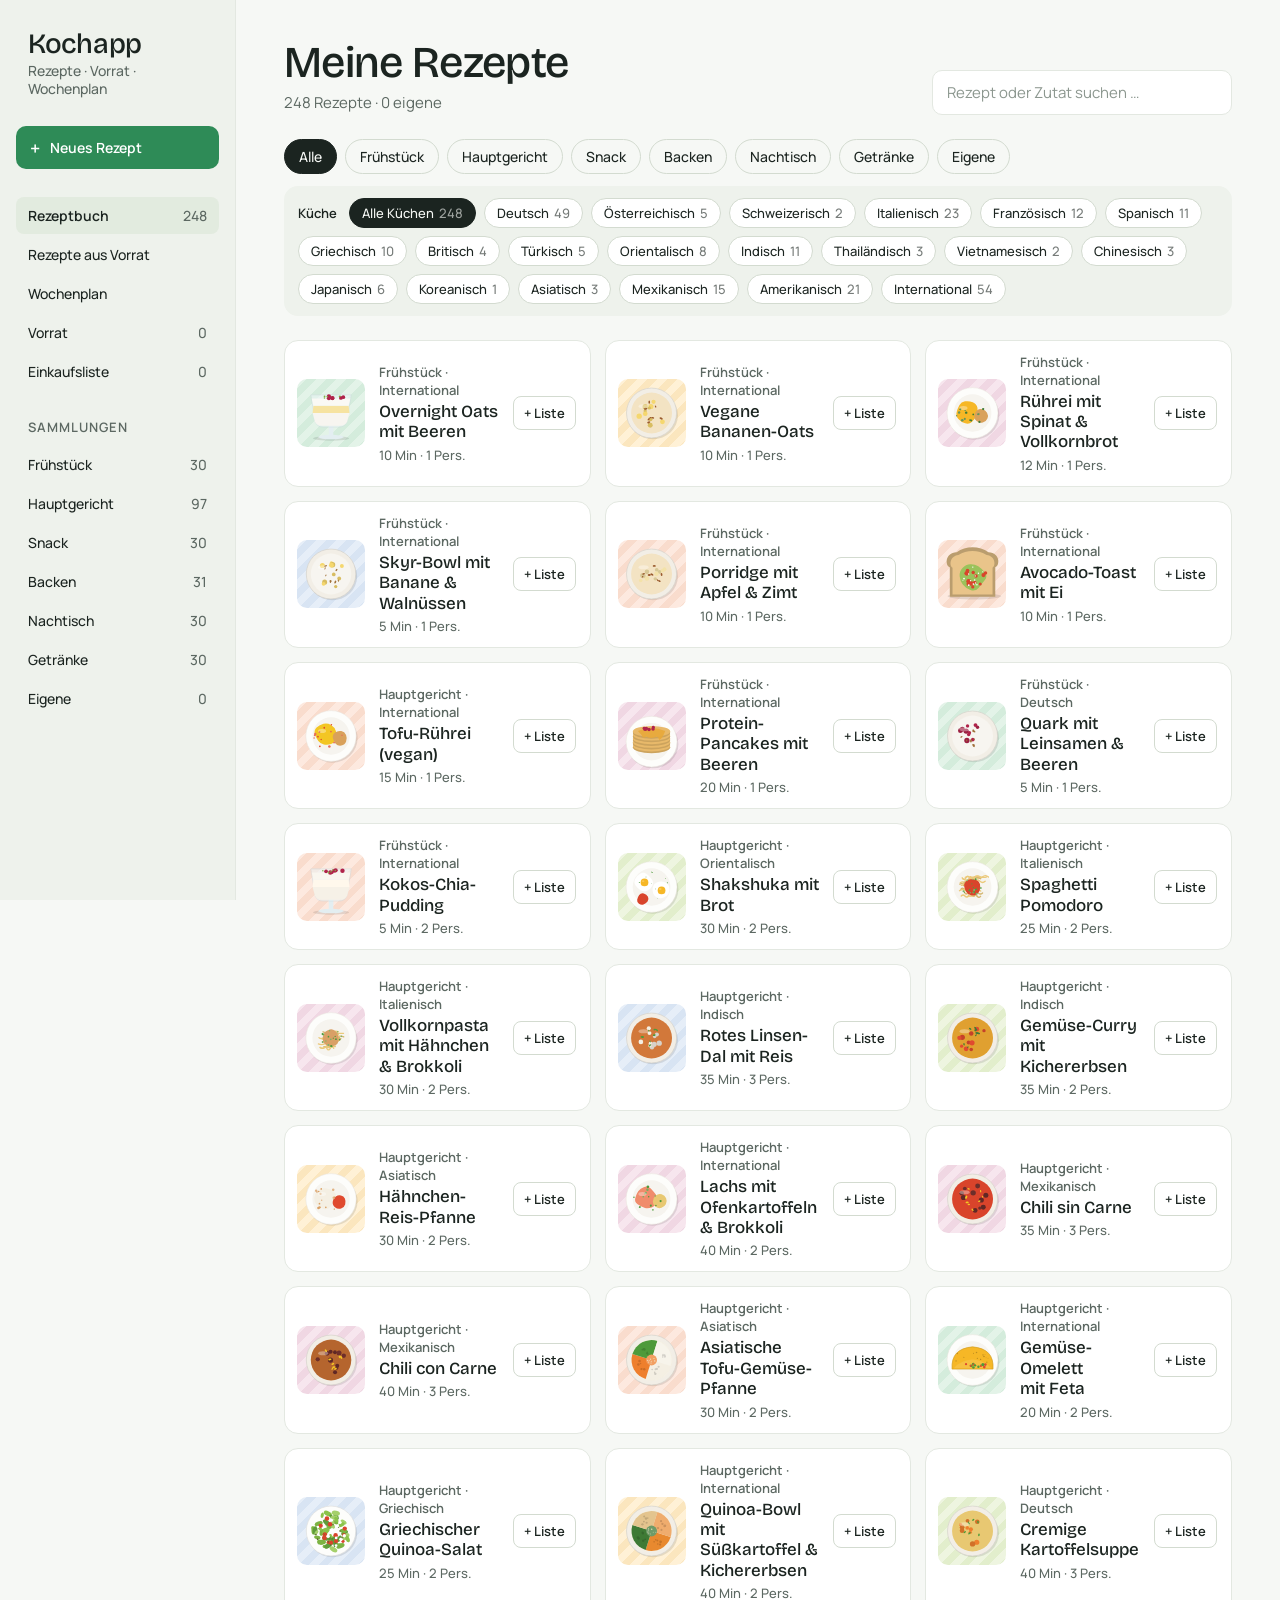
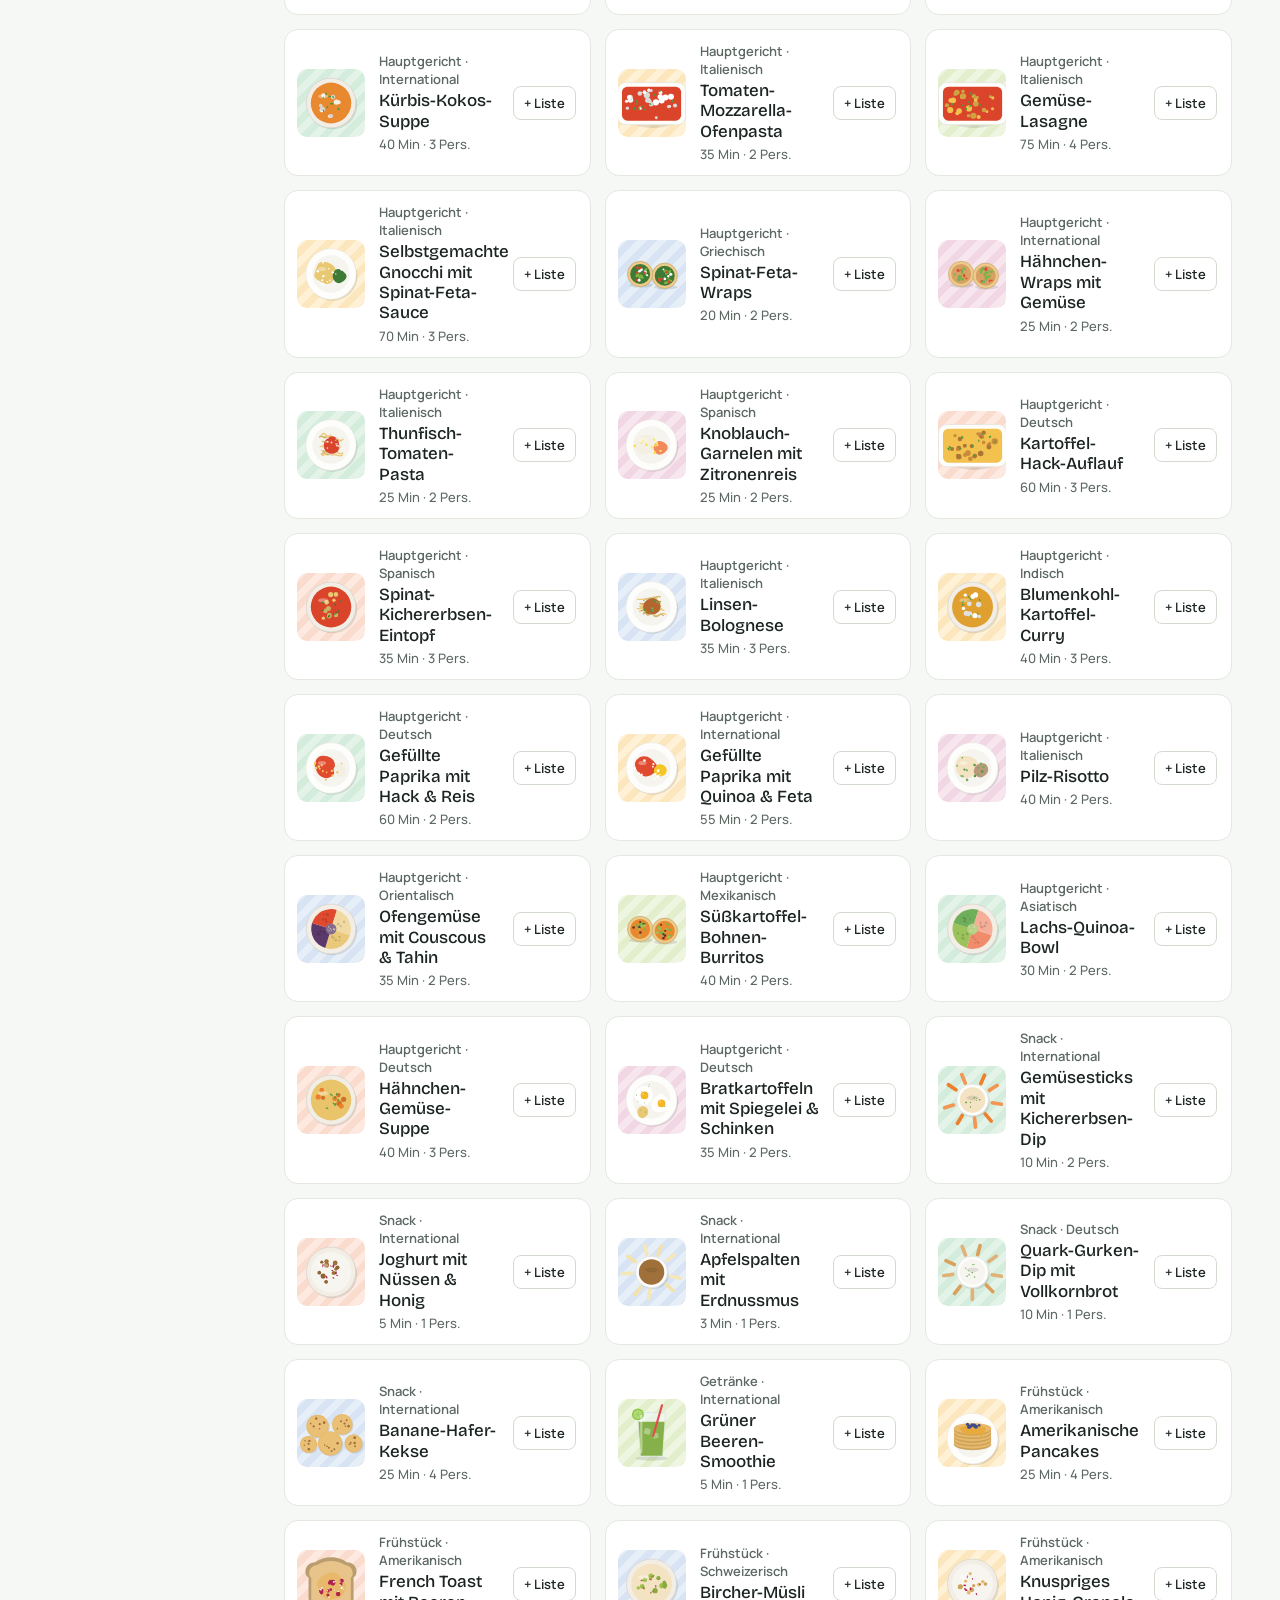
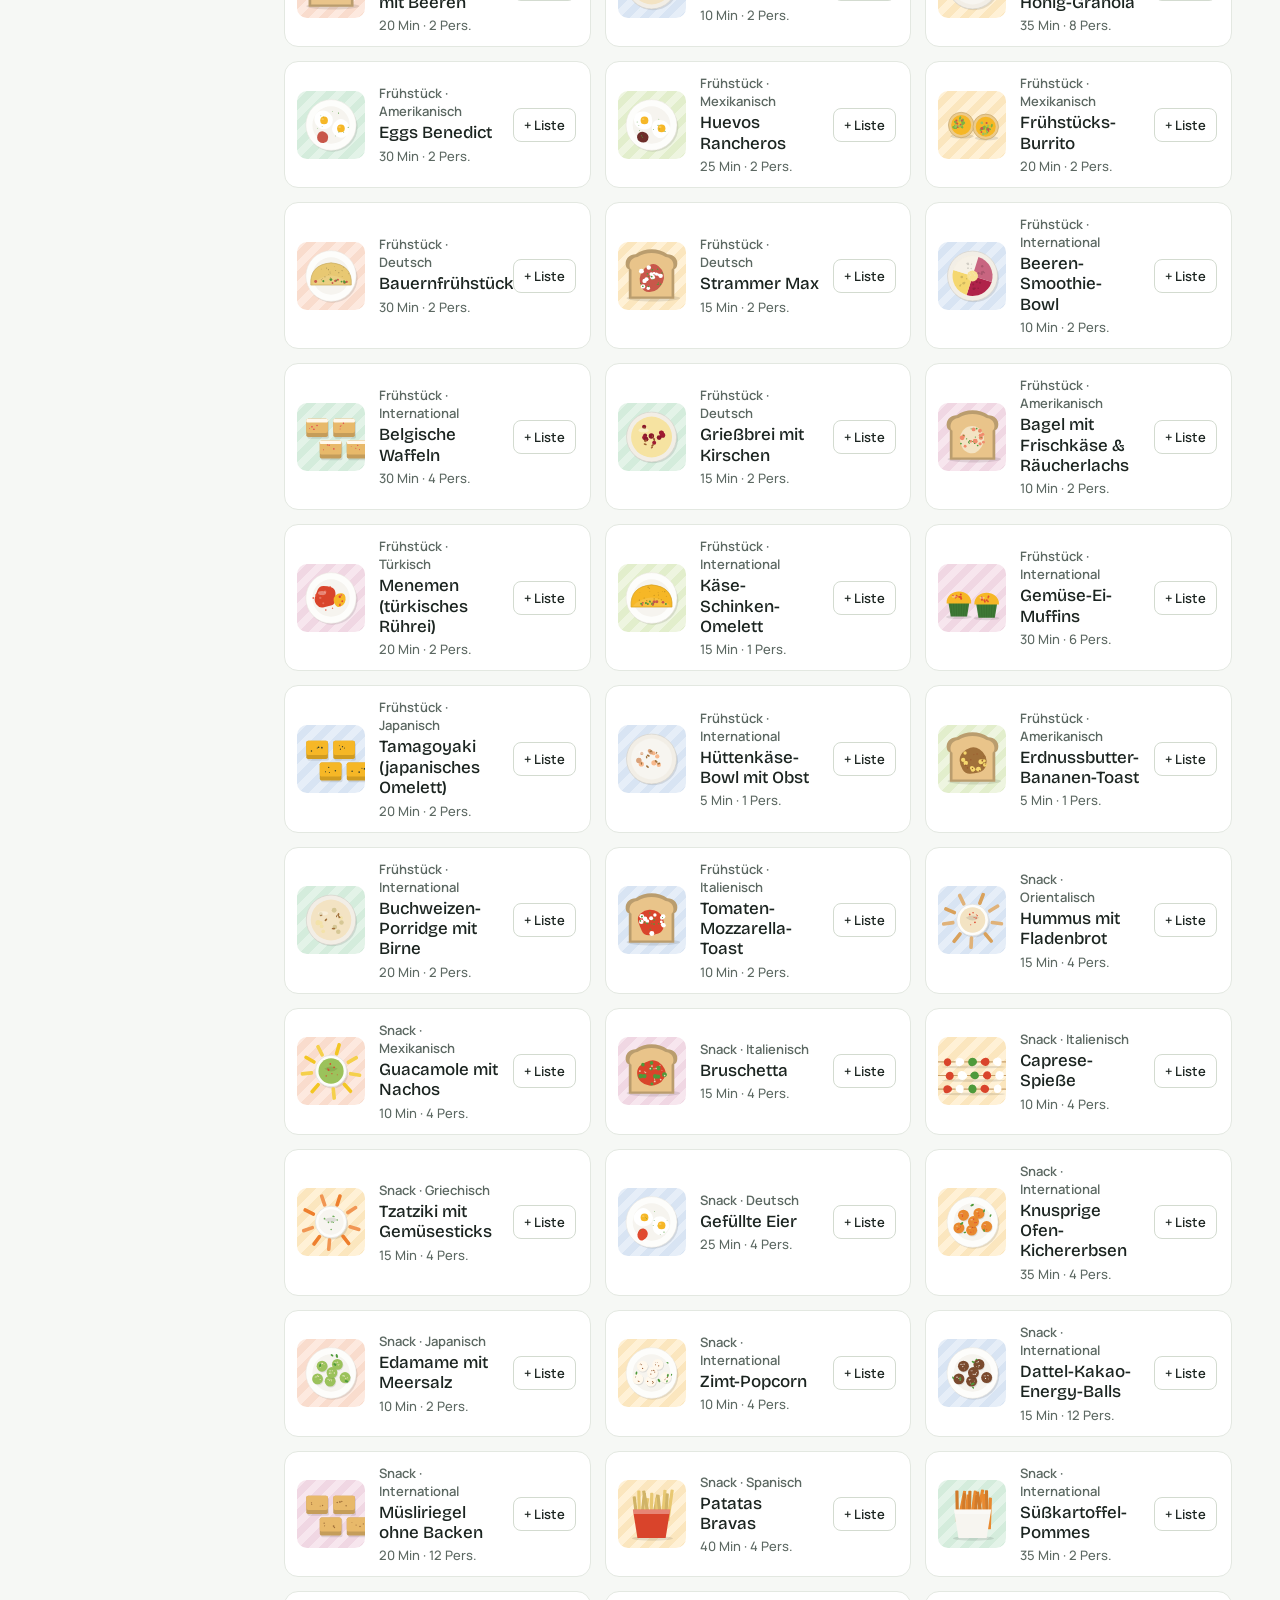
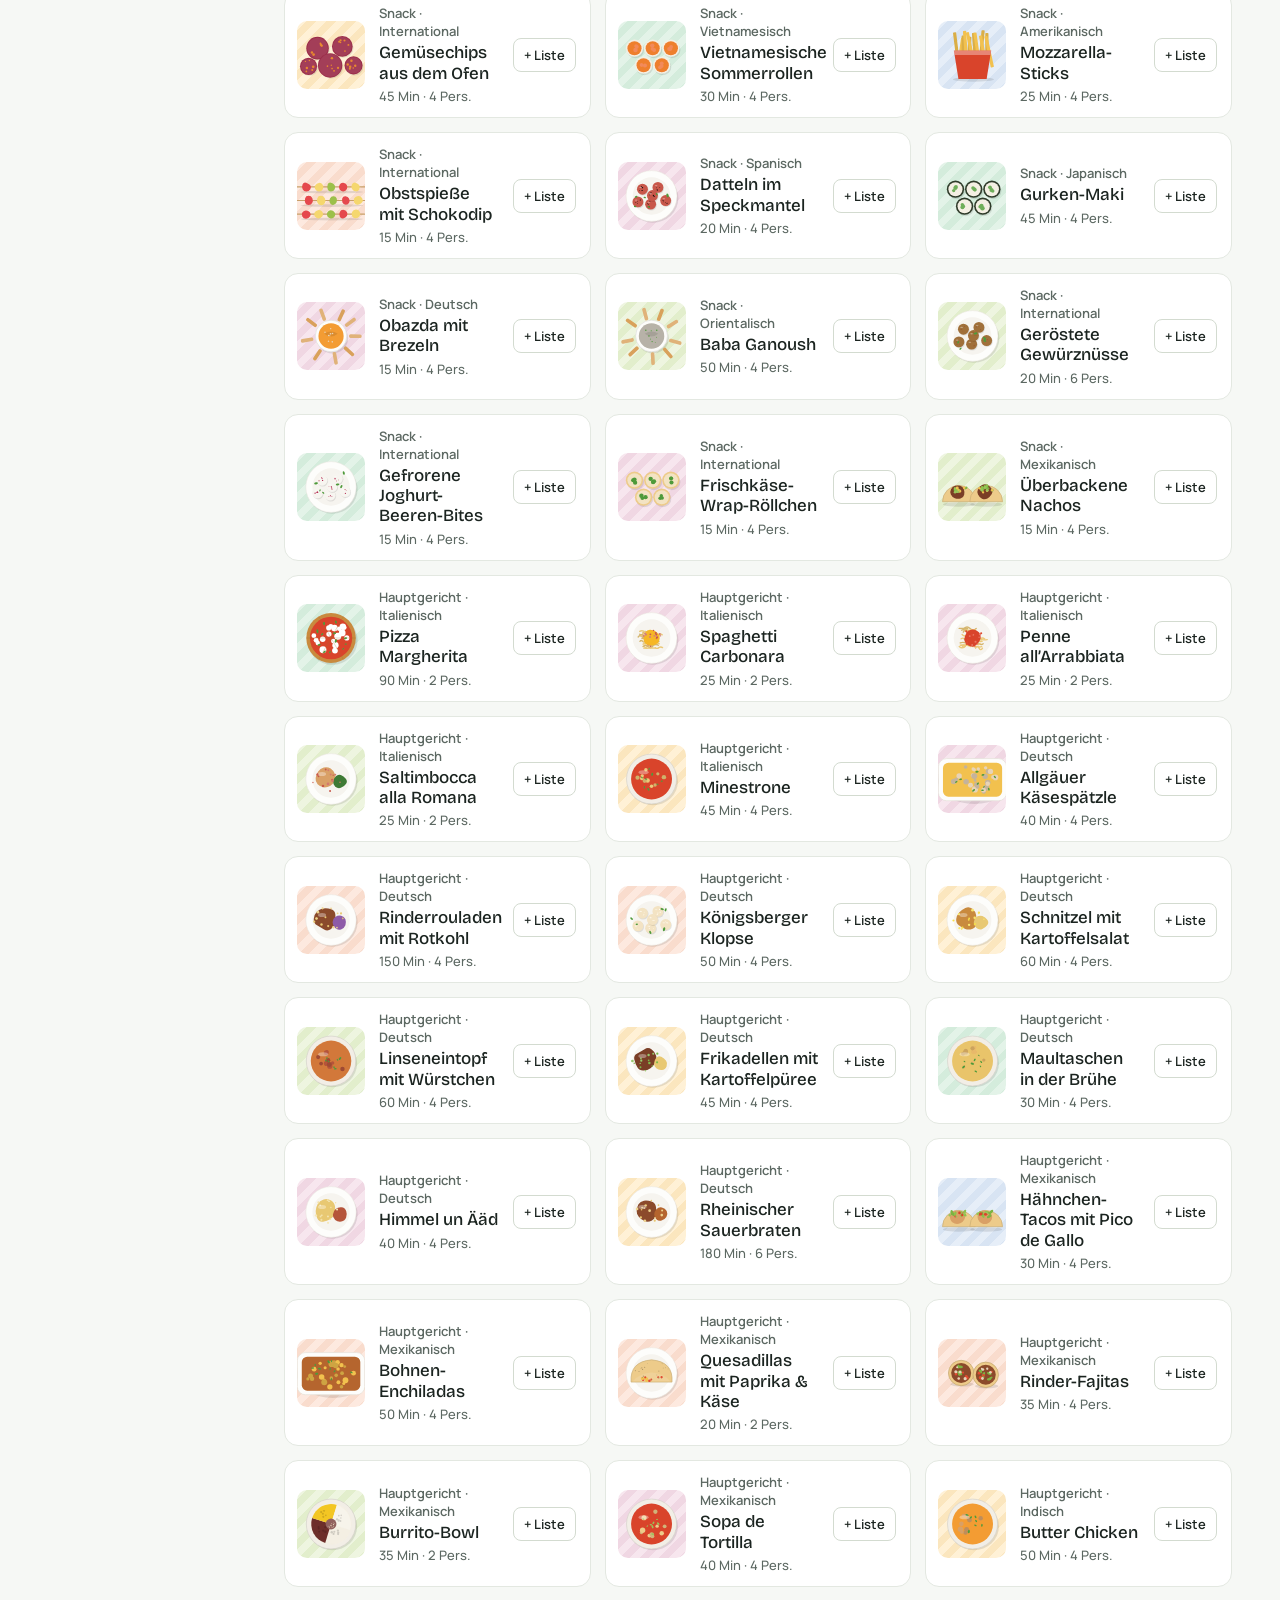
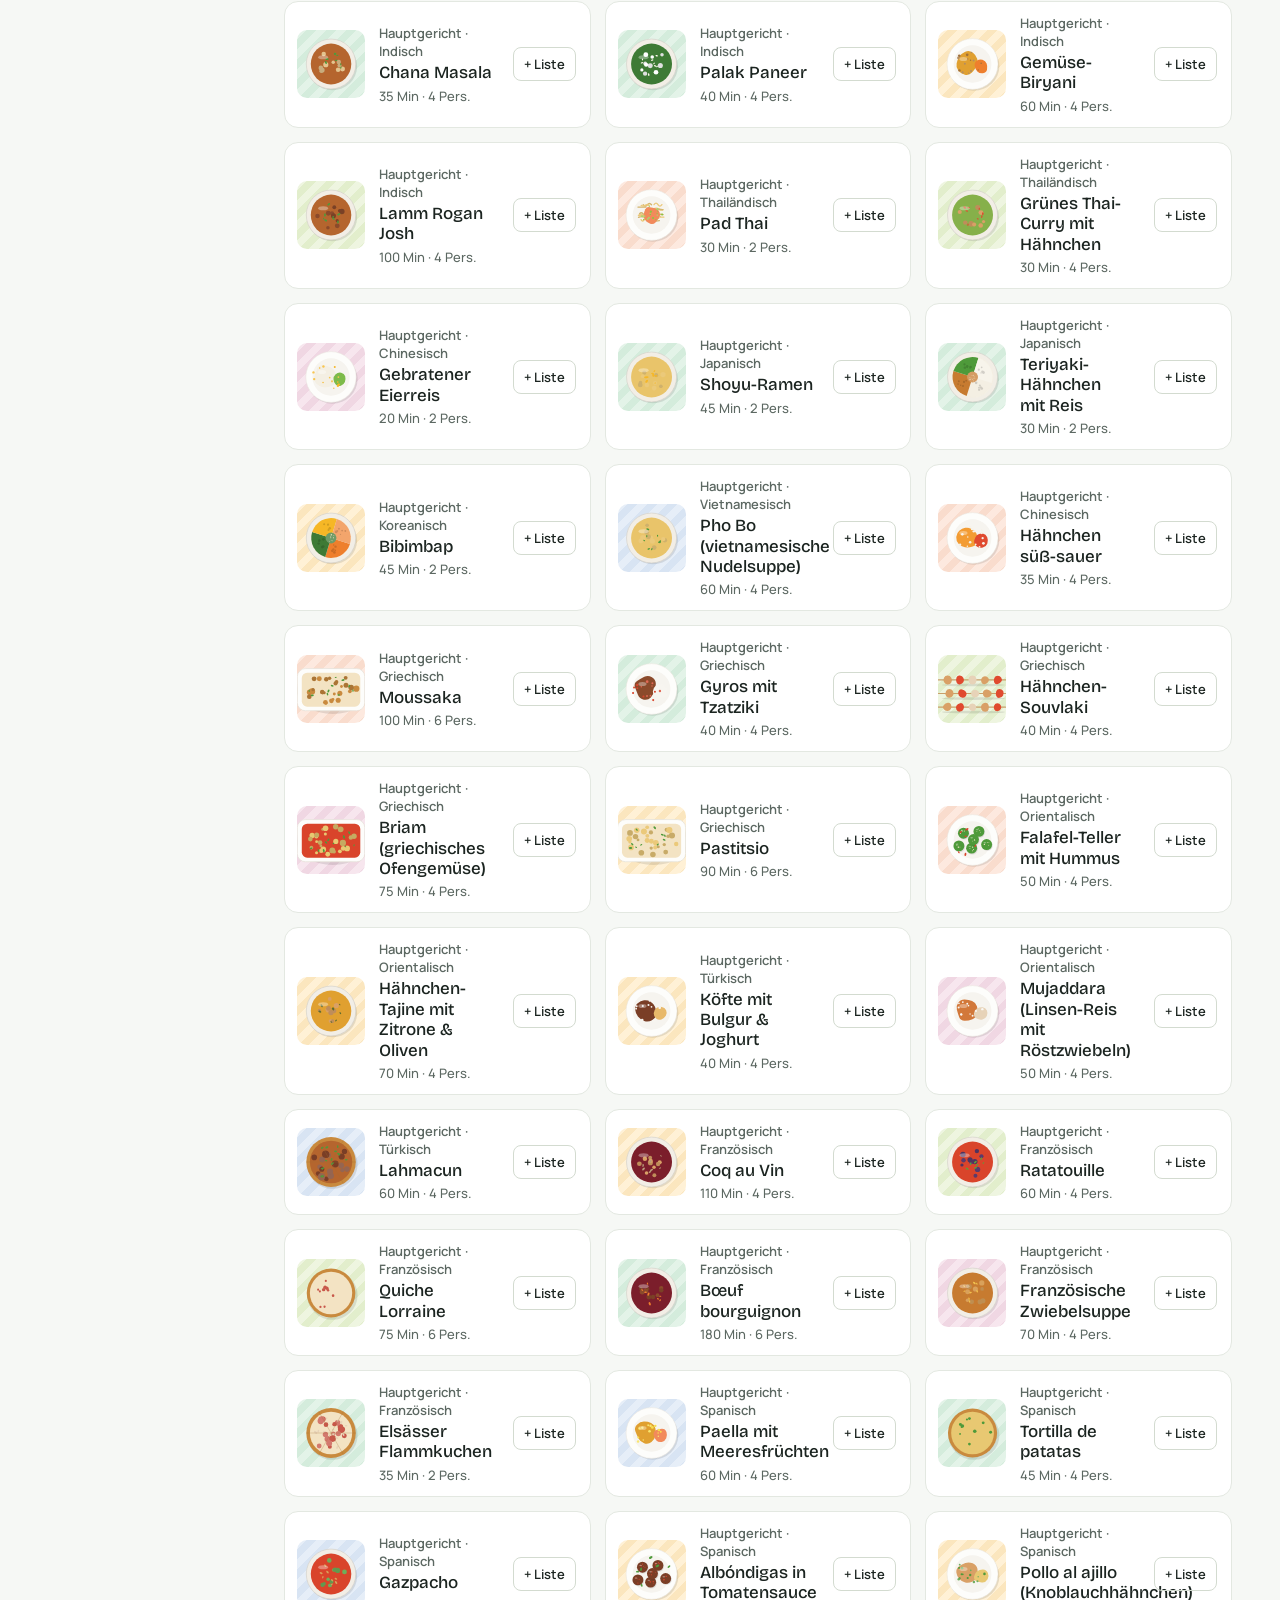
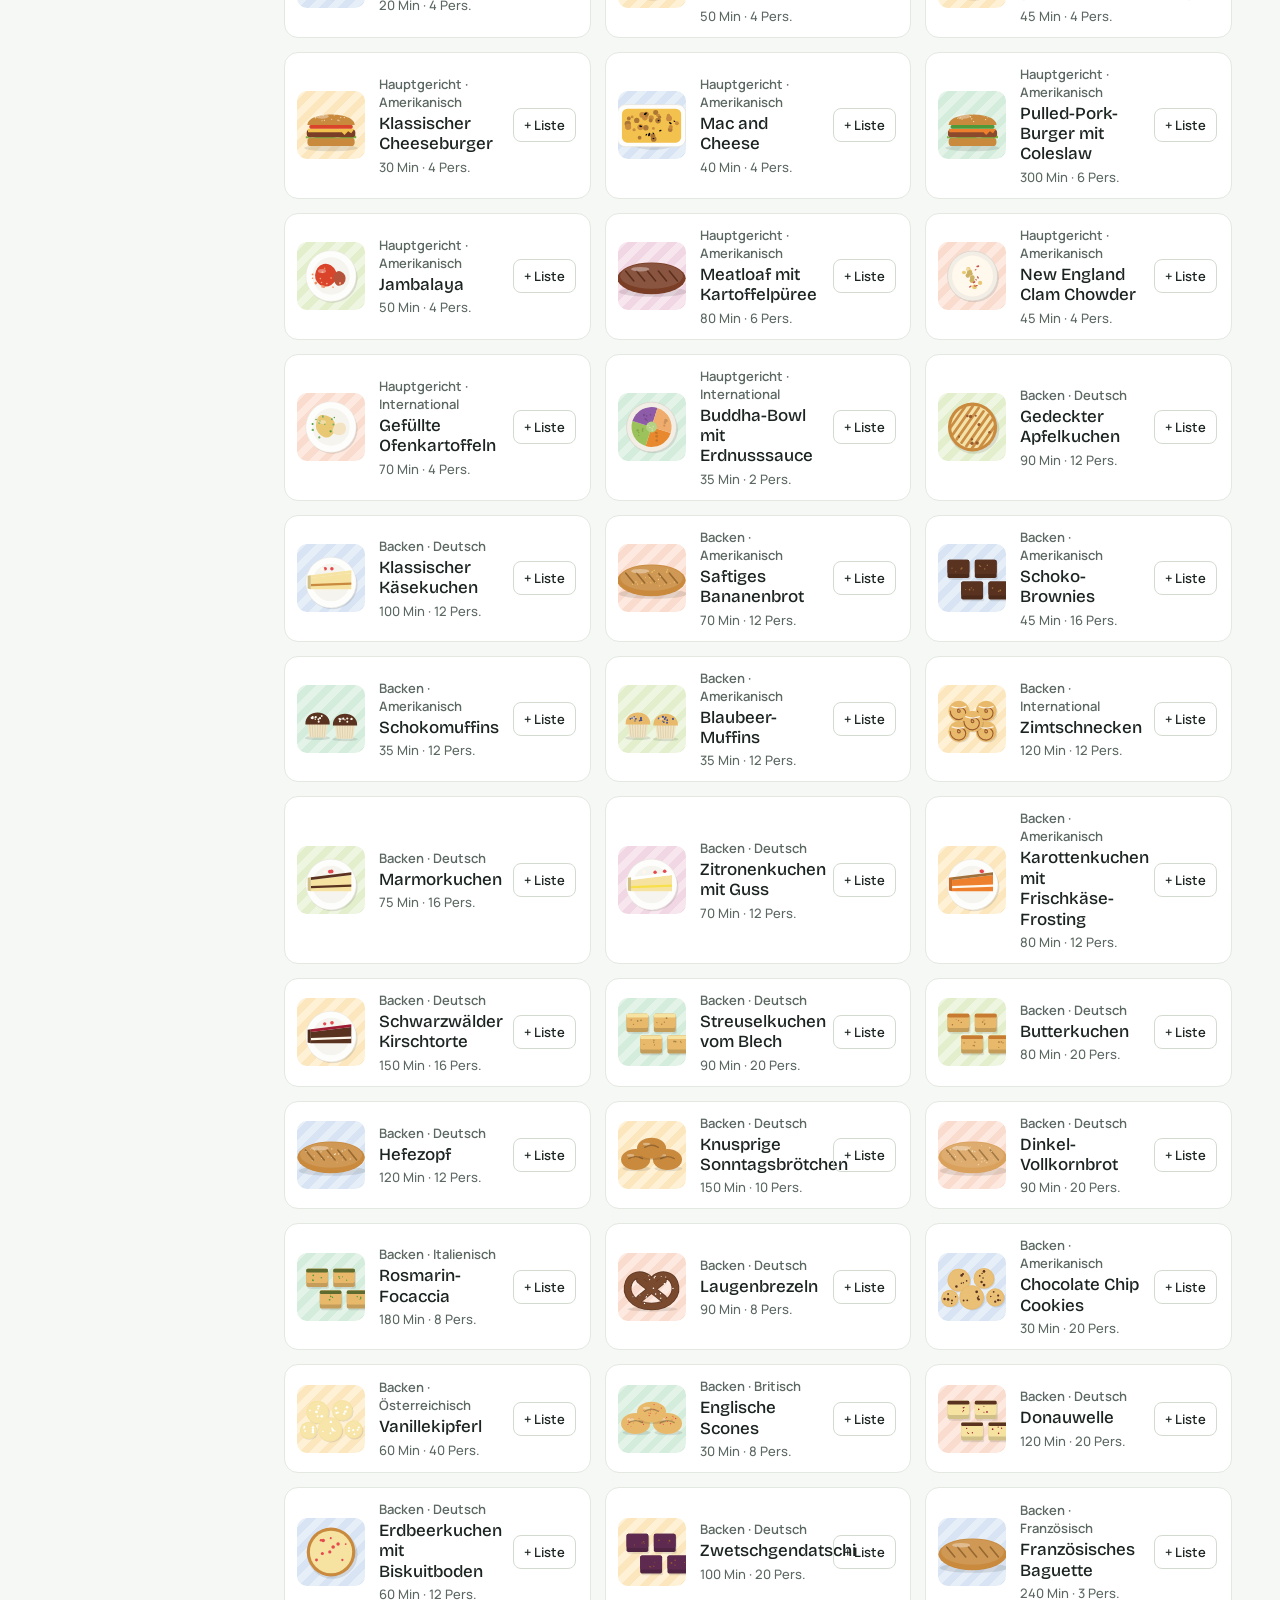
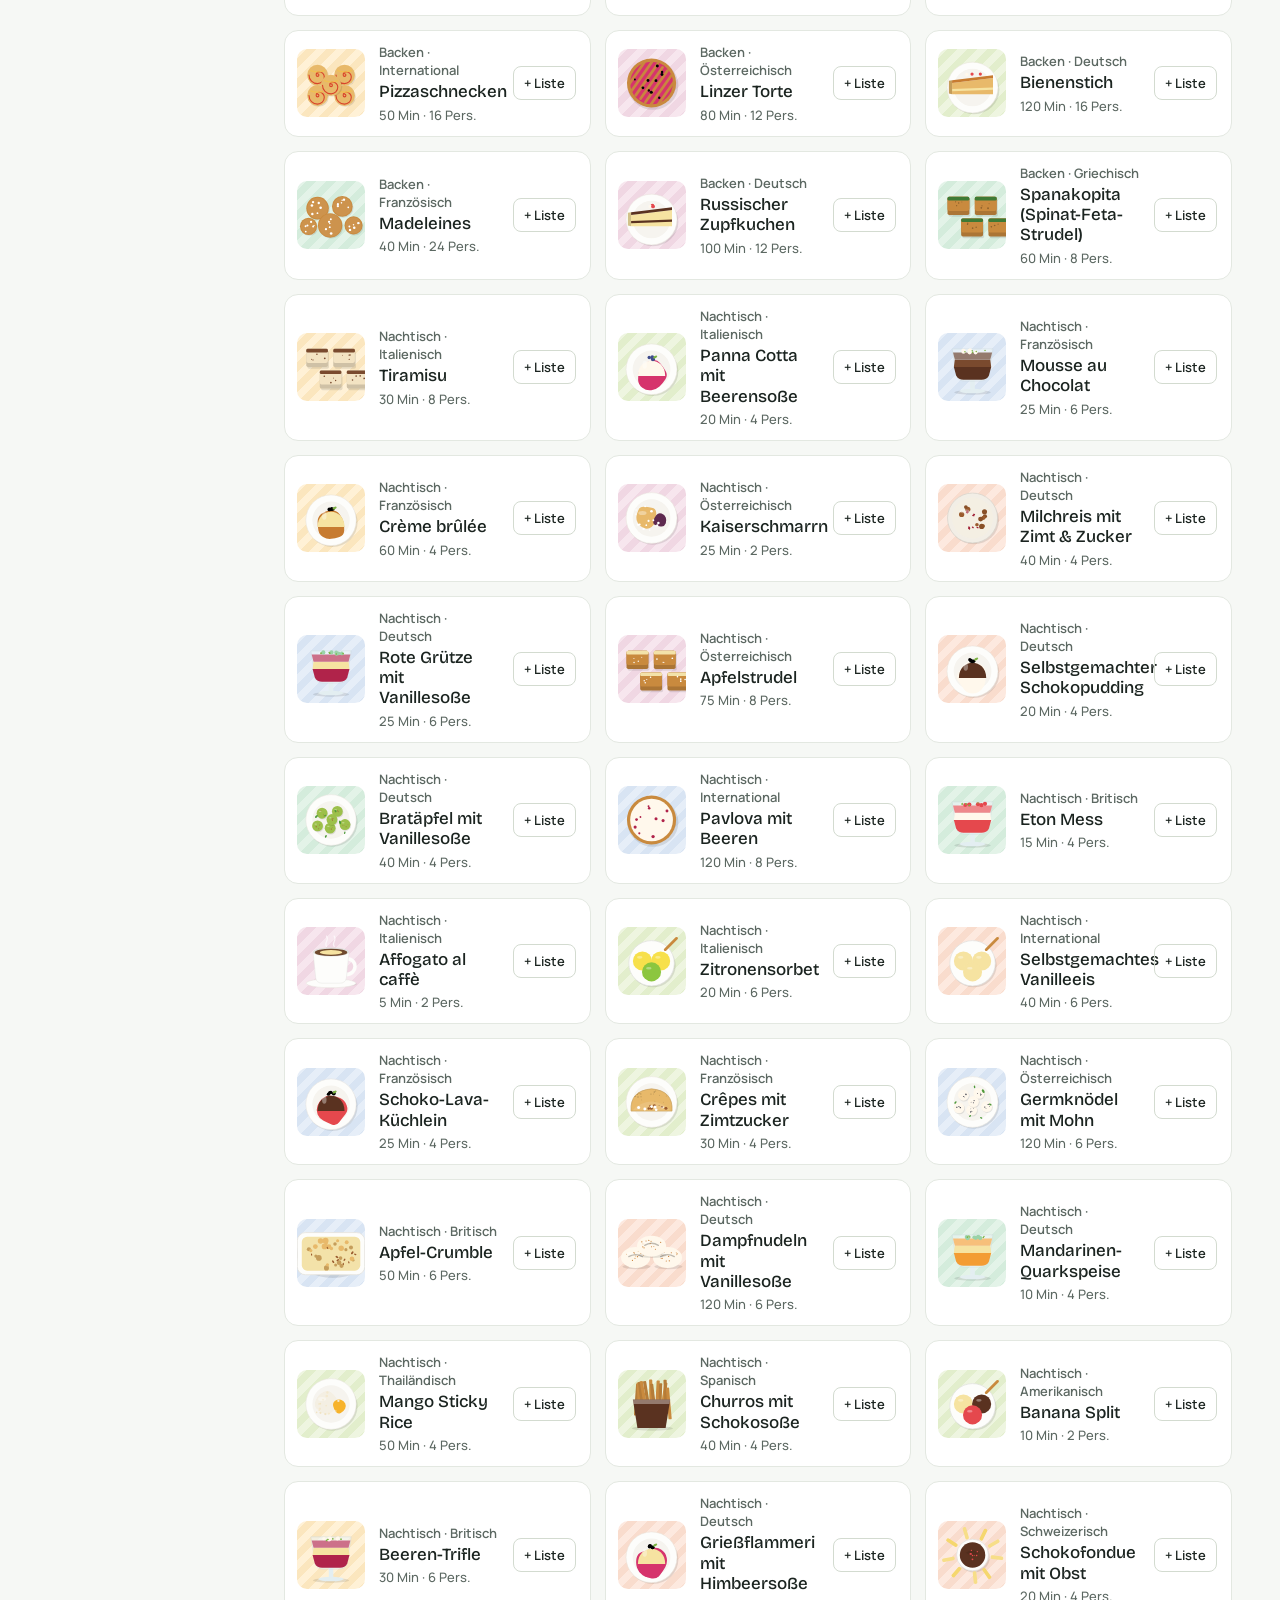
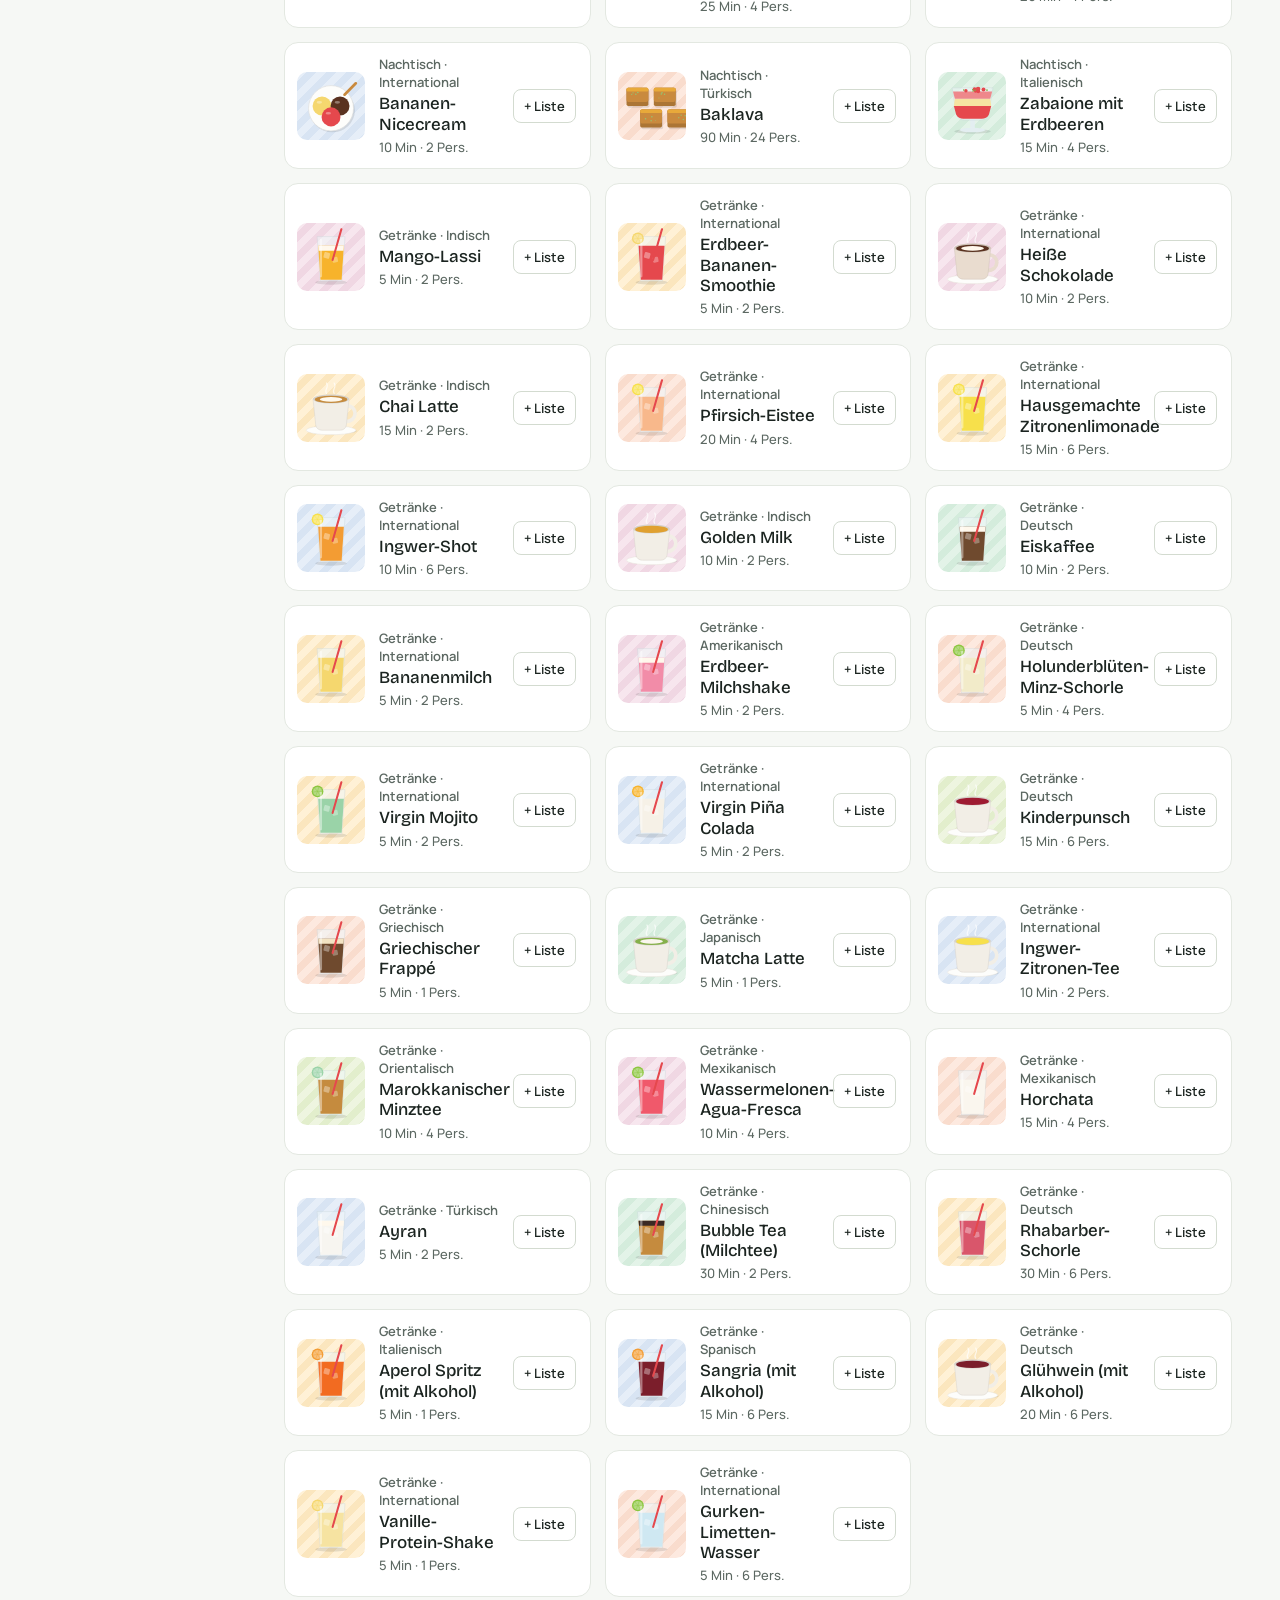
<file: Kochapp.html>
<!doctype html>
<html lang="de">
<head>
<meta charset="utf-8">
<meta name="viewport" content="width=device-width, initial-scale=1">
<title>Kochapp – Essen organisieren</title>
<link rel="preconnect" href="https://fonts.googleapis.com">
<link rel="preconnect" href="https://fonts.gstatic.com" crossorigin>
<link href="https://fonts.googleapis.com/css2?family=Bricolage+Grotesque:opsz,wght@12..96,400;12..96,500;12..96,600&amp;family=Manrope:wght@400;500;600;700&amp;display=swap" rel="stylesheet">
<style>
/* Kochapp – Gestaltung im Küchenbuch-Stil: Seitenleiste, helle Karten, Bricolage Grotesque + Manrope */
:root{
  --bg:#F6F8F5; --card:#FFFFFF; --side:#EEF2EC; --hover:#E2EBDF; --ink:#1B2420; --ink2:#36423C; --muted:#5C6862; --faint:#8C978F;
  --line:#E3E8E1; --line2:#EDF1EB; --line3:#D3DBD0;
  --acc:#2E8B57; --acc-h:#257549; --acc-ink:#fff; --acc-soft:#E0F1E6; --acc-deep:#1D6A40;
  --warm:#C98A1E; --warm-soft:#FBEFD9; --warm-ink:#6B4A12;
  --ok:#2E8B57; --mid:#d9a21f; --low:#cf4b3f;
  --head:'Bricolage Grotesque',ui-sans-serif,system-ui,"Segoe UI",sans-serif; --body:'Manrope',system-ui,-apple-system,"Segoe UI",Roboto,sans-serif;
  --r:14px;
}
@media (prefers-color-scheme:dark){
  :root{--bg:#141a17; --card:#1c2420; --side:#18201c; --hover:#26322c; --ink:#e8efe9; --ink2:#cfd9d2; --muted:#97a39b; --faint:#7d8a82;
    --line:#2c3731; --line2:#273029; --line3:#3a4740; --acc:#5fb98a; --acc-h:#72c79a; --acc-ink:#0d1f16; --acc-soft:#23362c; --acc-deep:#8fd6ae;
    --warm:#f09a55; --warm-soft:#3a2a1d; --warm-ink:#f3c79f}
}
*{box-sizing:border-box}
html{scroll-behavior:smooth}
body{margin:0;background:var(--bg);color:var(--ink);font:400 15px/1.5 var(--body);-webkit-font-smoothing:antialiased}
h1,h2,h3,h4{margin:0;line-height:1.15}
h1,h2,h3{font-family:var(--head);font-weight:500;letter-spacing:-.01em}
h1{font-size:44px;line-height:1.05;letter-spacing:-.015em;text-wrap:balance}
h2{font-size:24px;margin-bottom:.7rem}
h2.sec{margin:1.8rem 0 .9rem}
h3{font-size:18px}
h4.cat,.slabel{font:600 13px var(--body);text-transform:uppercase;letter-spacing:.08em;color:var(--muted)}
h4.cat{margin:1.2rem 0 .4rem}
p{margin:.5rem 0}
a{color:var(--acc)}
.muted{color:var(--muted)} .sm{font-size:.86rem}
.opt{font:600 12px var(--body);background:var(--acc-soft);color:var(--acc-deep);border-radius:99px;padding:.2rem .65rem;vertical-align:middle;margin-left:.4rem;letter-spacing:0}

/* ---------- Grundgerüst ---------- */
.shell{display:grid;grid-template-columns:236px minmax(0,1fr);min-height:100vh}
.side{background:var(--side);border-right:1px solid var(--line);padding:30px 16px;display:flex;flex-direction:column;gap:28px;position:sticky;top:0;height:100vh;overflow:auto}
.side .brand{display:flex;flex-direction:column;gap:4px;padding:0 12px}
.side .brand b{font:500 28px/1 var(--head);letter-spacing:-.01em}
.side .brand span{font:500 14px/1.3 var(--body);color:var(--muted)}
.newbtn{border:0;cursor:pointer;background:var(--acc);color:var(--acc-ink);font:600 14px var(--body);padding:12px 14px;border-radius:10px;text-align:left;display:flex;align-items:center;gap:10px}
.newbtn:hover{background:var(--acc-h)} .newbtn span{font-size:18px;line-height:1}
.snav{display:flex;flex-direction:column;gap:2px}
.snav .slabel{padding:0 12px 8px}
.snav button{border:0;cursor:pointer;background:transparent;color:var(--ink);font:500 14px var(--body);padding:9px 12px;border-radius:8px;text-align:left;display:flex;justify-content:space-between;gap:8px}
.snav button:hover,.snav button.on{background:var(--hover)} .snav button.on{font-weight:600}
.snav button i{font-style:normal;color:var(--muted);font-weight:500}
main{padding:40px 48px 90px;min-width:0}
#view{max-width:1080px}
.mtop,.tabbar{display:none}
.ph{display:flex;align-items:flex-end;justify-content:space-between;gap:24px;flex-wrap:wrap;margin-bottom:24px}
.ph>div{display:flex;flex-direction:column;gap:6px} .ph p{margin:0;color:var(--muted)}
.search{width:300px;background:var(--card);padding:11px 14px}


@media (max-width:999px){
  .shell{grid-template-columns:minmax(0,1fr)} .side{display:none}
  main{padding:18px 16px 110px}
  h1{font-size:32px} .search{width:100%}
  .mtop{display:flex;justify-content:space-between;align-items:center;margin-bottom:22px}
  .mtop b{font:600 24px/1 var(--head);letter-spacing:-.01em}
  .mtop button{width:44px;height:44px;border:0;border-radius:12px;background:var(--acc);color:var(--acc-ink);cursor:pointer;font:500 22px/1 var(--body)}
  .tabbar{position:fixed;left:0;right:0;bottom:0;z-index:20;background:var(--card);border-top:1px solid var(--line);display:grid;grid-template-columns:repeat(5,minmax(0,1fr));gap:4px;padding:8px 8px 18px}
  .tabbar button{border:0;cursor:pointer;min-height:48px;border-radius:12px;background:transparent;color:var(--muted);font:600 13px var(--body);display:flex;align-items:center;justify-content:center;gap:5px}
  .tabbar button.on{background:var(--acc-soft);color:var(--acc-deep)}
  .tabbar i{font:700 11px var(--body);color:var(--acc);font-style:normal}
}

/* ---------- Karten, Knöpfe, Formulare ---------- */
.card{background:var(--card);border:1px solid var(--line);border-radius:16px;padding:22px;margin-bottom:16px}
.card.center{text-align:center;padding:2.6rem 1.2rem}
.card.err{border-color:var(--low);background:color-mix(in srgb,var(--low) 9%,var(--card))}
.card.okbox{border-color:var(--ok);background:color-mix(in srgb,var(--ok) 10%,var(--card));margin-top:.8rem}
.card.warnbox,.warn{background:var(--warm-soft);border-color:transparent;color:var(--warm-ink)}
.warn{padding:12px 14px;border-radius:10px;font:500 14px/1.4 var(--body)}

button{font-family:inherit}
.btn{border:0;background:var(--acc);color:var(--acc-ink);border-radius:10px;padding:12px 18px;font:600 14px var(--body);cursor:pointer;transition:transform .08s,background .15s}
.btn:hover{background:var(--acc-h)} .btn:active{transform:scale(.97)}
.btn.ghost{background:transparent;color:var(--ink);border:1px solid var(--line)} .btn.ghost:hover{background:var(--side)}
.btn.dark{background:var(--ink);color:var(--bg)} .btn.dark:hover{background:var(--ink2)}
.btn.big{font-size:16px;padding:15px 28px}
.btn.sm{padding:8px 12px;font-size:13px;margin-top:.6rem}
.btn:disabled{opacity:.45;cursor:not-allowed}
.btnrow{display:flex;gap:10px;flex-wrap:wrap;align-items:center;margin-top:1rem}
.btnrow.end{justify-content:flex-end;border-top:1px solid var(--line2);padding-top:20px}
.x{border:0;background:none;color:var(--faint);cursor:pointer;font-size:16px;padding:.15rem .4rem;border-radius:6px}
.x:hover{background:var(--line);color:var(--low)}
.back{align-self:flex-start;border:0;background:none;cursor:pointer;font:500 14px var(--body);color:var(--muted);padding:0}
.back:hover{color:var(--acc)}

input,select{font:400 15px var(--body);color:var(--ink);background:var(--card);border:1px solid var(--line);border-radius:10px;padding:10px 12px;min-width:0;outline:none}
input::placeholder{color:var(--faint)}
input:focus,select:focus{border-color:var(--acc)} button:focus-visible,[role=button]:focus-visible{outline:2.5px solid var(--acc);outline-offset:2px}
label{display:flex;flex-direction:column;gap:8px;font:600 13px var(--body);color:var(--ink)}
input.narrow{width:6rem}
.addrow{display:flex;gap:10px;flex-wrap:wrap;margin-bottom:.7rem}
.addrow input:first-child{flex:2 1 14rem} .addrow input[type=number]{flex:0 1 7rem}
.grid4{display:grid;grid-template-columns:repeat(auto-fit,minmax(150px,1fr));gap:14px;margin:.9rem 0}
.grid2{display:grid;grid-template-columns:repeat(auto-fit,minmax(240px,1fr));gap:14px;margin:.7rem 0}
.dim{opacity:.45;pointer-events:none}

.fgroup{margin-bottom:1rem} .flabel{font:600 13px var(--body);margin-bottom:8px} .flabel small{font-weight:400;color:var(--muted)}
.frow{display:flex;gap:28px;flex-wrap:wrap;align-items:flex-end}
.chips,.fchips{display:flex;flex-wrap:wrap;gap:8px}
.chip{flex-direction:row;cursor:pointer;color:inherit;font-weight:500}
.chip input{position:absolute;opacity:0;pointer-events:none}
.chip span,.fchips button{display:inline-block;cursor:pointer;border:1px solid var(--line3);border-radius:999px;padding:7px 14px;font:500 14px var(--body);background:transparent;color:var(--ink);transition:all .12s}
.chip:hover span,.fchips button:hover{border-color:var(--ink)}
.chip input:checked + span,.fchips button.on{background:var(--ink);border-color:var(--ink);color:var(--bg)}
.chip input:focus-visible + span{outline:2.5px solid var(--acc);outline-offset:2px}
.seg{display:inline-flex;gap:4px;background:var(--side);border-radius:10px;padding:4px}
.seg.wrap{flex-wrap:wrap;margin-bottom:.5rem}
.seg button{border:0;background:none;color:var(--ink);padding:7px 12px;border-radius:8px;font:500 13px var(--body);cursor:pointer}
.seg button:hover{background:var(--hover)}
/* gewählte Option wie bei den Ernährungs-Chips: in beiden Modi klar erkennbar */
.seg button.on,.seg button.on:hover{background:var(--ink);color:var(--bg);font-weight:600}
.step{display:inline-flex;align-items:center;gap:4px;background:var(--side);border-radius:10px;padding:4px}
.step button{width:36px;height:36px;border:0;border-radius:8px;background:var(--card);cursor:pointer;font:500 18px var(--body);color:var(--ink)}
.step span{min-width:44px;padding:0 8px;text-align:center;font:600 15px var(--body)}
.step.sm{background:var(--card);padding:2px} .step.sm button{width:26px;height:26px;background:none;font-size:15px} .step.sm span{font-size:14px;min-width:52px;padding:0}
.switch{flex-direction:row;align-items:center;gap:.6rem;color:var(--ink);font-weight:500;font-size:14px;cursor:pointer;margin:.4rem 0}
.switch input{width:2.5rem;height:1.4rem;appearance:none;-webkit-appearance:none;border-radius:99px;background:var(--line3);border:0;padding:0;position:relative;cursor:pointer;flex:0 0 auto;transition:background .15s}
.switch input::after{content:"";position:absolute;top:.15rem;left:.15rem;width:1.1rem;height:1.1rem;border-radius:50%;background:#fff;transition:transform .15s}
.switch input:checked{background:var(--acc)} .switch input:checked::after{transform:translateX(1.1rem)}
.pills{display:flex;gap:.4rem;flex-wrap:wrap}
.pill{display:inline-flex;align-items:center;gap:.2rem;background:var(--warm-soft);color:var(--warm-ink);border-radius:99px;padding:.2rem .3rem .2rem .8rem;font-size:14px}
.pills2{display:flex;gap:8px;flex-wrap:wrap}
.pills2 span{font:600 14px var(--body);background:var(--side);color:var(--ink2);padding:5px 10px;border-radius:999px}
.pills2 span.acc{background:var(--acc-soft);color:var(--acc-deep)}
.tgt{background:var(--acc-soft);color:var(--acc-deep);border-radius:10px;padding:12px 14px;margin-top:.6rem}

details.filt summary,details summary{cursor:pointer;font-weight:600}
details.filt{padding:.8rem 1.2rem} details.filt[open] summary{margin-bottom:.9rem}
details summary .muted{font-weight:400;margin-left:.5rem;font-size:.88rem}

.ptable,.ings{width:100%;border-collapse:collapse}
.ptable td,.ings td{padding:9px 4px;border-top:1px solid var(--line2)}
.ptable input{width:6.5rem;padding:6px 10px}
.ings .num{text-align:right;white-space:nowrap;font-variant-numeric:tabular-nums;font-weight:600}
.st{font-size:12px;font-weight:600;border-radius:99px;padding:.15rem .6rem;white-space:nowrap}
.st.ok{background:var(--acc-soft);color:var(--acc-deep)}
.st.part{background:var(--warm-soft);color:var(--warm-ink)}
.st.miss{background:color-mix(in srgb,var(--low) 14%,transparent);color:var(--low)}
.st.basic{background:var(--side);color:var(--muted)}

/* ---------- Vorrat ---------- */
.pbar{display:flex;justify-content:space-between;align-items:center;gap:12px 20px;flex-wrap:wrap;padding:14px 18px}
.pbar .muted{margin-left:.4rem}
.pbar-r{display:flex;align-items:center;gap:10px;flex-wrap:wrap} .pbar-r .btn.sm{margin:0}
.prev b.bad{background:var(--warm-soft);color:var(--warm-ink)}
.pgrid{display:flex;flex-direction:column;gap:16px}
.pcat{display:flex;flex-direction:column;gap:8px}
.pcat .slabel em{font-style:normal;background:var(--acc-soft);color:var(--acc-deep);border-radius:99px;padding:1px 8px;margin-left:4px;letter-spacing:0}
.plist2{display:flex;flex-direction:column;gap:18px;margin:.4rem 0 1rem}
.prow{display:grid;grid-template-columns:minmax(0,1fr) auto 6.5rem 28px;gap:10px;align-items:center;padding:6px 0;border-bottom:1px solid var(--line2)}
.prow .nm{font-weight:500}
.prow.open .nm{color:var(--ink2)}
.prow .pstep{background:var(--side);padding:3px;gap:2px} .prow .pstep button{background:var(--card)} .prow .pstep button:hover{background:var(--hover)} .pstep input{width:4.2rem;padding:4px 6px;text-align:right;font-weight:600;border:0;background:var(--card);border-radius:6px}
.pstep .u{min-width:28px;font:500 13px var(--body);color:var(--muted);text-align:left;padding:0 4px}
.prow .st{justify-self:start}
details.pick2{border-top:1px solid var(--line2);padding-top:14px} details.pick2[open] summary{margin-bottom:14px}
@media (max-width:640px){.prow{grid-template-columns:minmax(0,1fr) auto 28px}.prow>.st,.prow>span:empty{display:none}}

/* ---------- Rezepte aus Vorrat ---------- */
.combo{border-color:var(--acc)}
.combolist{margin:.6rem 0;padding-left:1.3rem} .combolist li{margin:.25rem 0}
.rgrid{display:grid;grid-template-columns:repeat(auto-fill,minmax(min(320px,100%),1fr));gap:14px}
.rc{background:var(--card);border:1px solid var(--line);border-radius:var(--r);padding:16px;display:flex;flex-direction:column;gap:.6rem;transition:transform .15s,box-shadow .15s}
.rc:hover{box-shadow:0 8px 20px -14px rgba(20,50,35,.35)}
.rc.sel{border-color:var(--acc);box-shadow:0 0 0 2px var(--acc-soft)}
.rc-top{display:flex;justify-content:space-between;gap:.6rem;align-items:flex-start}
.pick{flex-direction:row;align-items:center;gap:.35rem;font-size:13px;font-weight:500;color:var(--muted);cursor:pointer;white-space:nowrap}
.pick input{accent-color:var(--acc);width:1.1rem;height:1.1rem;padding:0}
.meta{font-size:14px;color:var(--muted)}
.tags{display:flex;gap:6px;flex-wrap:wrap}
.tag{font:600 12px var(--body);background:var(--acc-soft);color:var(--acc-deep);border-radius:999px;padding:3px 9px}
.meters{display:grid;gap:.45rem}
.mlabel{font-size:13px;color:var(--muted);margin-bottom:.2rem}
.mlabel b{color:var(--ink)}
.bar{height:6px;background:var(--side);border-radius:99px;overflow:hidden}
.bar i{display:block;height:100%;background:var(--acc);border-radius:99px;transition:width .3s}
.bar.alt i{background:var(--ink)}
.steps{padding-left:1.2rem;margin:.6rem 0 0} .steps li{margin:.3rem 0}

/* ---------- Einkaufsliste (Vorrat & Einkauf) ---------- */
.slist{list-style:none;padding:0;margin:0}
.slist li{display:grid;grid-template-columns:auto 1fr auto auto auto;gap:12px;align-items:center;padding:9px 0;border-bottom:1px solid var(--line2)}
.slist li.off .nm,.slist li.off .am{text-decoration:line-through;color:var(--faint)}
.slist .am{font-variant-numeric:tabular-nums;font-weight:600} .slist .pr{color:var(--muted);font-size:13px;min-width:4.2rem;text-align:right}
.bul{color:var(--acc)}
.chk input{position:absolute;opacity:0}
.chk span{display:block;width:20px;height:20px;border:1.5px solid var(--line3);border-radius:6px;position:relative}
.chk input:checked + span{background:var(--ink);border-color:var(--ink)} .chk input:checked + span::after{content:"✓";position:absolute;inset:0;color:var(--bg);font:700 12px var(--body);display:grid;place-items:center}
.chk input:focus-visible + span{outline:2.5px solid var(--acc);outline-offset:2px}
.total{margin-top:1rem;font-size:16px}
.lh{display:flex;justify-content:space-between;align-items:baseline;flex-wrap:wrap;gap:.4rem}
.olines{list-style:none;padding:0;margin:.7rem 0 0;font-size:14px} .olines li{padding:5px 0;border-top:1px solid var(--line2)} .olines li.bad{color:var(--low)}
.zip-err{color:var(--low);font-weight:600;margin:0;min-height:1.2em}
/* Eigene Lebensmittel: Verweis-Knöpfe an unbekannten Zutaten und der Dialog */
.lk{border:0;background:none;padding:0;cursor:pointer;font:600 13px var(--body);color:var(--acc);text-decoration:underline;text-underline-offset:2px}
.lk:hover{color:var(--acc-h)}
.fd-open{display:flex;flex-wrap:wrap;gap:6px 14px;align-items:baseline;margin:.6rem 0}
.fd-web{margin-top:14px} .fd-web .alts button{grid-template-columns:1fr auto}
#dlg-body .seg{margin:.4rem 0 .2rem} #dlg-body details{margin-top:.6rem}
pre.json{background:#10171a;color:#cfe8d8;border-radius:10px;padding:.9rem;overflow:auto;max-height:340px;font-size:12px;margin-top:.8rem}

/* ---------- Wochenplan ---------- */
.bar-actions{display:flex;justify-content:space-between;align-items:center;flex-wrap:wrap;gap:.6rem}
.bar-actions .btnrow{margin:0}
.week{display:grid;grid-template-columns:repeat(7,minmax(0,1fr));gap:10px;margin-bottom:16px}
.day{background:var(--card);border:1px solid var(--line);border-radius:var(--r);overflow:hidden;display:flex;flex-direction:column}
.day.cur{border-color:var(--acc)}
.day header{display:flex;justify-content:space-between;align-items:baseline;gap:.3rem;padding:10px 12px;background:var(--side);cursor:pointer;font:500 16px var(--head)}
.day header b{font-weight:500} .day header span{font:500 12px var(--body);color:var(--muted)}
.meal{padding:10px 12px;border-top:1px solid var(--line2);display:flex;flex-direction:column;gap:.25rem;flex:1}
.meal.locked{background:var(--warm-soft)}
.slot{font:600 11px var(--body);text-transform:uppercase;letter-spacing:.08em;color:var(--muted)}
.mname{all:unset;cursor:pointer;font:500 15px/1.25 var(--head);color:var(--ink)}
.mname:hover{color:var(--acc)} .mname:focus-visible{outline:2.5px solid var(--acc)}
.mmeta{font-size:12px;color:var(--muted)}
.mbtn{display:flex;gap:4px;margin-top:.25rem}
.mbtn button{border:1px solid var(--line);background:var(--card);border-radius:8px;padding:2px 8px;cursor:pointer;font-size:14px;color:var(--ink)}
.mbtn button:hover{border-color:var(--acc);background:var(--acc-soft)} .mbtn button.on{border-color:var(--warm)}
@media (max-width:1500px){.week{grid-template-columns:repeat(auto-fit,minmax(200px,1fr))}}

.nrow{display:grid;grid-template-columns:8.5rem 1fr 3.2rem 9rem;gap:.7rem;align-items:center;padding:.3rem 0;font-size:14px}
.nrow .np{text-align:right;font-weight:700;font-variant-numeric:tabular-nums} .nrow .na{font-size:12px}
.bar.n{height:8px}
.bar.n.ok i{background:var(--ok)} .bar.n.mid i{background:var(--mid)} .bar.n.low i{background:var(--low)}
@media (max-width:640px){.nrow{grid-template-columns:7rem 1fr 3rem}.nrow .na{display:none}}

/* ---------- Rezeptbuch: Bibliothek ---------- */
.fchips{margin-bottom:24px}
.kchips{margin-top:-12px;align-items:center;padding:12px 14px;background:var(--side);border-radius:14px}
.kchips .flabel{margin:0 4px 0 0}
.kchips button{font-size:13px;padding:5px 12px;background:var(--card)}
.kchips button i{font-style:normal;opacity:.6;margin-left:2px}
.bgrid{display:grid;grid-template-columns:repeat(auto-fill,minmax(min(300px,100%),1fr));gap:14px}
.bcard{cursor:pointer;background:var(--card);border:1px solid var(--line);border-radius:14px;padding:12px 14px 12px 12px;display:flex;gap:14px;align-items:center;transition:transform .15s,box-shadow .15s}
.bcard:hover{transform:translateY(-1px);box-shadow:0 8px 20px -14px rgba(20,50,35,.35)}
.thumb,.dt-img{background:repeating-linear-gradient(135deg,var(--a) 0 7px,var(--b) 7px 14px);overflow:hidden}
.thumb{flex:none;width:68px;height:68px;border-radius:10px}
.thumb img,.dt-img img{width:100%;height:100%;object-fit:cover;display:block}
.bc-t{flex:1;min-width:0;display:flex;flex-direction:column;gap:3px}
.bc-t span{font:500 13px var(--body);color:var(--muted)} .bc-t span:first-child{font-weight:600}
.bc-t b{font:500 17px/1.2 var(--head);text-wrap:pretty}
.lbtn{flex:none;cursor:pointer;border:1px solid var(--line3);background:transparent;color:var(--ink);font:600 13px var(--body);padding:0 10px;height:34px;border-radius:8px}
.lbtn:hover{border-color:var(--ink)} .lbtn.on{background:var(--acc-soft);border-color:var(--acc-soft);color:var(--acc-deep)}

/* ---------- Rezeptbuch: Detail ---------- */
.detail{display:flex;flex-direction:column;gap:36px}
.dt-top{display:grid;grid-template-columns:minmax(0,1fr) 220px;gap:32px;align-items:center}
.dt-info{display:flex;flex-direction:column;gap:18px}
.dt-info h1{font-size:48px;line-height:1.02;letter-spacing:-.02em}
.facts{display:flex;gap:28px;flex-wrap:wrap}
.facts div{display:flex;flex-direction:column;gap:2px}
.facts span{font:600 13px var(--body);letter-spacing:.08em;text-transform:uppercase;color:var(--muted)}
.facts b{font:500 18px var(--body)}
.servbox{display:flex;align-items:center;gap:16px;flex-wrap:wrap;background:var(--card);border:1px solid var(--line);border-radius:14px;padding:14px 16px}
.servbox .step span{min-width:110px} .servbox .btn{margin-left:auto}
.dt-img{height:220px;border-radius:16px;background-size:auto}
.dt-img.sm{height:150px;border-radius:12px}
.dt-body{display:grid;grid-template-columns:340px minmax(0,1fr);gap:40px;align-items:start}
.ingcard{padding:22px 22px 10px;margin:0}
.irow{display:grid;grid-template-columns:86px 1fr;gap:12px;padding:11px 0;border-top:1px solid var(--line2);line-height:1.35}
.irow span:first-child{font-weight:600;text-align:right} .irow .chg{color:var(--acc)}
.nurow{display:grid;grid-template-columns:1fr auto 56px 44px;gap:10px;align-items:center;padding:7px 0;border-top:1px solid var(--line2);font-size:14px}
.nurow b{font-weight:600;font-variant-numeric:tabular-nums} .nurow .muted{text-align:right;font-size:12px}
.dt-body .col{gap:16px} .dt-body .ingcard{padding-bottom:14px}
.srow{display:grid;grid-template-columns:44px 1fr;gap:14px;padding:16px 0;border-top:1px solid var(--line)}
.srow span{font:500 28px/1 var(--head);color:var(--acc)}
.srow p{margin:0;font-size:17px;line-height:1.6;max-width:60ch;text-wrap:pretty}
@media (max-width:999px){.dt-top,.dt-body{grid-template-columns:minmax(0,1fr)} .dt-info h1{font-size:34px} .dt-img{height:120px;order:-1}}

/* ---------- Rezeptbuch: Neues Rezept ---------- */
.addtabs{display:grid;grid-template-columns:repeat(3,minmax(0,1fr));gap:14px;margin-bottom:24px}
.addtabs button{cursor:pointer;text-align:left;border:1.5px solid var(--line);background:transparent;border-radius:14px;padding:18px;display:flex;flex-direction:column;gap:6px;color:var(--ink)}
.addtabs button.on{border-color:var(--acc);background:var(--card)}
.addtabs i{font:500 11px ui-monospace,Consolas,monospace;font-style:normal;color:var(--faint)} .addtabs .on i{color:var(--acc)}
.addtabs b{font:500 21px/1.15 var(--head)} .addtabs span{font:400 13px/1.4 var(--body);color:var(--muted)}
.addcard{border-radius:18px;padding:32px;display:flex;flex-direction:column;gap:28px}
.col{display:flex;flex-direction:column;gap:12px;min-width:0}
.am-top{display:grid;grid-template-columns:minmax(0,1fr) 200px;gap:28px}
.am-two{display:grid;grid-template-columns:minmax(0,1fr) minmax(0,1fr);gap:28px}
.title-in{border:0;border-bottom:1.5px solid var(--line3);border-radius:0;background:transparent;padding:6px 0 10px;font:500 30px var(--head)}
.drop{border:1.5px dashed var(--line3);border-radius:14px;align-items:center;justify-content:center;text-align:center;gap:12px;padding:16px;color:var(--muted);font-weight:500}
.drop input{width:100%;border:0;padding:0;font-size:12px;background:none} .drop img{max-width:100%;height:80px;object-fit:cover;border-radius:8px} .drop span{font-weight:400;font-size:12px}
.prev{display:flex;gap:6px;align-items:center;flex-wrap:wrap;font:500 14px var(--body);color:var(--muted);min-height:26px}
.prev b{font-weight:500;background:var(--acc-soft);color:var(--acc-deep);padding:3px 8px;border-radius:6px}
.lrow{display:grid;grid-template-columns:78px 1fr 28px;gap:10px;align-items:start;padding:9px 0;border-bottom:1px solid var(--line2)}
.lrow b{font-weight:600;text-align:right}
.lrow.st{grid-template-columns:28px 1fr 28px} .lrow .no{font:500 20px/1.2 var(--head);color:var(--acc)}
.big{font:500 28px/1.15 var(--head)}
.dropbig{border:1.5px dashed var(--line3);border-radius:16px;padding:56px 32px;display:flex;flex-direction:column;align-items:center;gap:10px;text-align:center}
.scan{display:grid;grid-template-columns:320px minmax(0,1fr);gap:28px;align-items:center} .scan.done{align-items:start}
.scanimg{position:relative;height:340px;border-radius:12px;overflow:hidden;border:1px solid var(--line);background:repeating-linear-gradient(0deg,#F5F7F4 0 26px,#E2E8E0 26px 27px)}
.scanimg .cap{position:absolute;left:12px;top:12px;font:500 10px ui-monospace,Consolas,monospace;color:#44504A;background:rgba(255,255,255,.85);padding:3px 6px;border-radius:4px}
.scanline{position:absolute;left:0;right:0;top:0;height:2px;background:var(--acc);box-shadow:0 0 18px 4px rgba(46,139,87,.35);animation:scanline 1s linear infinite alternate}
.scanbar{width:0;animation:scanbar 2s linear forwards}
@keyframes scanline{to{top:100%}} @keyframes scanbar{to{width:100%}}
.bx{position:absolute;border:2px solid #1B2420;border-radius:4px}
.bx.b1{left:8%;top:6%;width:70%;height:9%;border-color:#2E8B57} .bx.b2{left:8%;top:20%;width:52%;height:34%}
.bx.b3{left:30%;top:31%;width:24%;height:5%;background:rgba(232,170,60,.35);border-color:#C98A1E} .bx.b4{left:8%;top:60%;width:84%;height:33%;border-color:#5C6862}
input.flag{background:var(--warm-soft);border-color:var(--warm)} .note{font:500 13px var(--body);color:var(--warm-ink);padding-left:4px}
.busy{border-top:1px solid var(--line2);padding-top:22px;margin:0;animation:pulse 1s ease-in-out infinite alternate}
@keyframes pulse{to{opacity:.45}}
.linkres{display:flex;flex-direction:column;gap:20px;border-top:1px solid var(--line2);padding-top:24px}
.lk-top{display:grid;grid-template-columns:200px minmax(0,1fr);gap:24px}
@media (max-width:999px){.addtabs,.am-top,.am-two,.scan,.lk-top{grid-template-columns:minmax(0,1fr)} .addtabs{gap:8px} .addcard{padding:20px} .scanimg{height:220px}}

/* ---------- Einkaufsliste: Quellen (Rezepte, Rezept-Auswahl, Wochenplan) ---------- */
.srcs{display:flex;flex-direction:column;gap:8px;margin-bottom:14px}
.dr-rec{display:flex;align-items:center;gap:10px;background:var(--bg);border-radius:10px;padding:8px 8px 8px 12px}
.dr-rec .t{flex:1;min-width:0;font:500 14px/1.25 var(--body);overflow:hidden;text-overflow:ellipsis;white-space:nowrap}
.dr-rec .t small{font-weight:400;margin-left:6px} .dr-rec .btn.sm{margin-top:0}
.slist .nm small{display:block;font:400 12px/1.3 var(--body);color:var(--faint)}
.slist li.off .nm small{text-decoration:none}
@media print{.printable .slist .nm small{display:none}}

/* ---------- Dialog & Hinweis ---------- */
dialog{border:0;border-radius:18px;padding:0;max-width:min(640px,94vw);width:100%;background:var(--card);color:var(--ink);box-shadow:0 20px 60px rgba(0,0,0,.35)}
dialog::backdrop{background:rgba(20,35,28,.35)}
#dlg-body{padding:28px;max-height:80vh;overflow:auto}
.alts{list-style:none;padding:0;margin:.6rem 0}
.alts button{width:100%;display:grid;grid-template-columns:1fr auto;gap:.1rem .8rem;text-align:left;border:1px solid var(--line);background:var(--card);color:var(--ink);border-radius:10px;padding:10px 14px;margin-bottom:6px;cursor:pointer}
.alts button:hover{border-color:var(--acc);background:var(--acc-soft)}
.alts .muted{grid-column:1} .alts .st{grid-row:1/3;grid-column:2;align-self:center}

#toast{position:fixed;left:50%;bottom:28px;transform:translate(-50%,2rem);background:var(--ink);color:var(--bg);padding:12px 18px;border-radius:10px;opacity:0;pointer-events:none;transition:all .25s;z-index:50;font:500 14px var(--body);box-shadow:0 12px 30px -10px rgba(0,0,0,.4)}
#toast.show{opacity:1;transform:translate(-50%,0)}
@media (max-width:999px){#toast{bottom:96px}}

@media print{
  .side,.mtop,.tabbar,.ph,.noprint,#toast,dialog,.card:not(.printable){display:none!important}
  /* Einkaufsliste als Zettel zum Abhaken: leere Kästchen, Menge vor Artikel, zwei Spalten, ohne Preise */
  @page{margin:14mm 16mm}
  html,body{background:#fff!important}
  body{font-size:11.5pt}
  .shell{display:block} main{margin:0;padding:0} #view{max-width:none}
  .card.printable{box-shadow:none;border:0;border-radius:0;background:none;padding:0;margin:0}
  .card.printable,.card.printable *{color:#000!important}
  .printable .lh{border-bottom:2pt solid #000;padding-bottom:3mm;margin-bottom:2mm}
  .printable .lh h2{font-size:22pt;margin:0}
  .printable .opt{background:none;border:0;padding:0;font-size:10pt;font-weight:400}
  .printable .opt::before{content:"· "}
  .plist{columns:2;column-gap:12mm}
  .printable h4.cat{font-size:9.5pt;letter-spacing:.08em;margin:5mm 0 1mm;padding-bottom:1mm;border-bottom:.75pt solid #000;break-after:avoid}
  .plist h4.cat:first-child{margin-top:0}
  .btnrow{display:none!important}
  .printable .slist li{grid-template-columns:auto 5.2em 1fr;gap:3mm;padding:1.6mm 0;border-bottom:.5pt dotted #999;break-inside:avoid}
  .printable .slist .am{order:1;text-align:right;font-weight:600}
  .printable .slist .nm{order:2}
  .printable .x,.printable .pr{display:none}
  /* abgewählte Artikel und dadurch leere Kategorien nicht drucken */
  .printable .slist li.off{display:none}
  .printable .slist:not(:has(li:not(.off))),.printable h4.cat:has(+ .slist:not(:has(li:not(.off)))){display:none}
  .printable .chk span{width:4mm;height:4mm;border:1pt solid #000;border-radius:.6mm;background:none!important}
  .printable .chk span::after{content:none!important}
  .printable .total{margin-top:6mm;padding-top:2mm;border-top:.75pt solid #000;font-size:10pt;break-inside:avoid}
}
@media (prefers-reduced-motion:reduce){*{transition:none!important;scroll-behavior:auto!important;animation-duration:.01s!important}}

.linkres textarea{display:block;width:100%;min-height:180px;box-sizing:border-box;margin-top:8px;padding:12px;border:1px solid var(--line);border-radius:12px;font:inherit;resize:vertical}
.tag.kueche{background:var(--side);color:var(--ink2);border:1px solid var(--line3)}
.tag.warn{background:var(--warm-soft);color:var(--warm-ink)}
.tag.neutral{background:var(--side);color:var(--muted)}

</style>
</head>
<body>
<div class="shell">
  <aside class="side" id="side" aria-label="Bereiche"></aside>
  <main>
    <div class="mtop" id="mtop"></div>
    <div id="view"></div>
  </main>
</div>
<nav class="tabbar" id="tabbar" aria-label="Bereiche"></nav>
<dialog id="dlg"><div id="dlg-body"></div></dialog>
<div id="toast" role="status" aria-live="polite"></div>
<noscript>Diese App benötigt JavaScript.</noscript>
<script>
/* Kochapp – Daten: Nährstoffe, Lebensmittel, Rezepte
 * Nährwerte pro 100 g bzw. 100 ml stammen aus der Schweizer Nährwertdatenbank (BLV) und sind gegen
 * USDA FoodData Central geprüft – siehe tools/naehrwerte/PRUEFBERICHT.md. Sie dienen der Orientierung,
 * nicht der medizinischen Beratung.
 */
(function (root) {
  const KA = (root.KA = root.KA || {});

  // Reihenfolge der Nährwert-Vektoren
  KA.NUTRIENTS = [
    { k: 'kcal',  label: 'Energie',     unit: 'kcal', group: 'macro' },
    { k: 'prot',  label: 'Eiweiß',      unit: 'g',    group: 'macro' },
    { k: 'carb',  label: 'Kohlenhydrate', unit: 'g',  group: 'macro' },
    { k: 'fat',   label: 'Fett',        unit: 'g',    group: 'macro' },
    { k: 'fiber', label: 'Ballaststoffe', unit: 'g',  group: 'macro' },
    { k: 'vitC',  label: 'Vitamin C',   unit: 'mg',   group: 'micro' },
    { k: 'vitA',  label: 'Vitamin A',   unit: 'µg',   group: 'micro' },
    { k: 'vitD',  label: 'Vitamin D',   unit: 'µg',   group: 'micro' },
    { k: 'b12',   label: 'Vitamin B12', unit: 'µg',   group: 'micro' },
    { k: 'folat', label: 'Folat',       unit: 'µg',   group: 'micro' },
    { k: 'ca',    label: 'Calcium',     unit: 'mg',   group: 'micro' },
    { k: 'fe',    label: 'Eisen',       unit: 'mg',   group: 'micro' },
    { k: 'mg',    label: 'Magnesium',   unit: 'mg',   group: 'micro' },
    { k: 'zn',    label: 'Zink',        unit: 'mg',   group: 'micro' },
    { k: 'k',     label: 'Kalium',      unit: 'mg',   group: 'micro' },
  ];

  KA.CATS = {
    OG: 'Obst & Gemüse',
    MI: 'Milch & Eier',
    FF: 'Fleisch & Fisch',
    GB: 'Getreide & Brot',
    HN: 'Hülsenfrüchte, Nüsse & Samen',
    KO: 'Konserven',
    BA: 'Öle, Gewürze & Basics',
    SO: 'Sonstiges',
  };

  // Ernährungsformen: ausgeschlossene Inhaltsstoff-Flags
  KA.DIETS = {
    vegan:        { label: 'Vegan',            excl: ['fleisch', 'fisch', 'schalentier', 'milch', 'ei', 'honig', 'gelatine'] },
    vegetarisch:  { label: 'Vegetarisch',      excl: ['fleisch', 'fisch', 'schalentier', 'gelatine'] },
    pescetarisch: { label: 'Pescetarisch',     excl: ['fleisch', 'gelatine'] },
    glutenfrei:   { label: 'Glutenfrei',       excl: ['gluten'] },
    laktosefrei:  { label: 'Laktosefrei',      excl: ['milch'] },
    nussfrei:     { label: 'Nussfrei',         excl: ['nuss', 'erdnuss'] },
    eifrei:       { label: 'Eifrei',           excl: ['ei'] },
    sojafrei:     { label: 'Sojafrei',         excl: ['soja'] },
    sesamfrei:    { label: 'Sesamfrei',        excl: ['sesam'] },
    halal:        { label: 'Halal (ohne Schwein)', excl: ['schwein', 'alkohol', 'gelatine'] },
    alkoholfrei:  { label: 'Ohne Alkohol',     excl: ['alkohol'] },
    lowcarb:      { label: 'Low Carb',         macro: 'lowcarb' },
    highprotein:  { label: 'High Protein',     macro: 'highprotein' },
  };

  // [id, Name, Kategorie, Einheit, g pro Einheit, Preis €/kg|l|Stk, Flags, Nährwerte/100g, Basiszutat?]
  const ING_RAW = [
    // Getreide & Brot
    ['haferflocken', 'Haferflocken', 'GB', 'g', 1, 2.0, ['gluten'], [381,13.5,59.5,7.5,10.5,0,0,0,0,20,54,3.5,130,3.2,390]],
    ['vollkornnudeln', 'Vollkornnudeln', 'GB', 'g', 1, 2.8, ['gluten'], [338,12.6,60.6,2.5,11.5,0,0,0,0,40,34,3.9,120,3,390]],
    ['nudeln', 'Nudeln', 'GB', 'g', 1, 1.6, ['gluten'], [353,12.6,70.5,1.2,5.1,0,0,0,0,31,22,1.5,56,1.5,200]],
    ['reis', 'Reis', 'GB', 'g', 1, 2.5, [], [352,7.4,78,0.9,1,0,0,0,0,19,6,0.2,24,1.1,85]],
    ['quinoa', 'Quinoa', 'GB', 'g', 1, 7.0, [], [362,13.3,58.2,6.6,8.3,0.5,1,0,0,135,41,3.6,180,2.9,800]],
    ['couscous', 'Couscous', 'GB', 'g', 1, 3.0, ['gluten'], [376,12.8,72,0.6,5,0,0,0,0,20,24,1.1,44,0.8,166]],
    ['kartoffeln', 'Kartoffeln', 'OG', 'g', 1, 1.5, [], [76,2,15.6,0.1,2.1,19.4,1,0,0,21,5,0.3,23,0.2,400]],
    ['suesskartoffel', 'Süßkartoffel', 'OG', 'g', 1, 3.0, [], [81,1.6,17.1,0.1,3,19.3,373,0,0,11,41,0.6,26,0.3,420]],
    ['vollkornbrot', 'Vollkornbrot', 'GB', 'g', 1, 4.0, ['gluten'], [213,8.6,38.3,1.3,7,0,0,0,0,22,20,3.1,82,2.2,250]],
    ['tortilla', 'Weizen-Tortilla', 'GB', 'Stk', 60, 0.35, ['gluten'], [306,8.2,46,8,3.5,0,0,0,0,94,146,3.6,22,0.5,125]],
    ['mehl', 'Weizenmehl', 'GB', 'g', 1, 1.2, ['gluten'], [344,12,69.5,1.3,3.2,0,0,0,0,16,11,1.5,34,1.1,180]],
    // Hülsenfrüchte, Nüsse, Samen
    ['linsen', 'Rote Linsen', 'HN', 'g', 1, 3.0, [], [325,27,41.8,1.5,18.2,4.7,3,0,0,88,33,5.6,83,3,900]],
    ['kichererbsen', 'Kichererbsen (Dose)', 'KO', 'g', 1, 2.8, [], [131,7.3,16.8,2,8.4,1.2,5,0,0,68,44,1.9,48,0.9,330]],
    ['kidneybohnen', 'Kidneybohnen (Dose)', 'KO', 'g', 1, 2.5, [], [124,8,16,1,5.5,0.2,0,0,0,28,57,1.5,30,0.8,277]],
    ['tofu', 'Tofu', 'HN', 'g', 1, 7.0, ['soja'], [148,14.7,2.9,8.5,0.5,0.5,0,0,0,25,120,2,100,1.3,150]],
    ['erdnussmus', 'Erdnussmus', 'HN', 'g', 1, 8.0, ['erdnuss'], [636,26.1,12.5,51.8,7.6,0,0,0,0,53,37,2,180,3,700]],
    ['mandeln', 'Mandeln', 'HN', 'g', 1, 10.0, ['nuss'], [624,25.6,7.8,52.1,10.6,0.5,0,0,0,56,270,3.3,240,3.3,740]],
    ['walnuesse', 'Walnüsse', 'HN', 'g', 1, 12.0, ['nuss'], [709,15.7,6.9,67.3,6.7,0.8,2,0,0,112,78,2.6,140,2.7,420]],
    ['chia', 'Chiasamen', 'HN', 'g', 1, 12.0, [], [482,21.4,1.8,34.1,40.9,1.6,0,0,0,71,550,6.5,320,5.1,640]],
    ['leinsamen', 'Leinsamen', 'HN', 'g', 1, 5.0, [], [533,21.3,3.6,42.2,26.9,0,0,0,0,72,240,6.3,320,4.3,680]],
    ['kuerbiskerne', 'Kürbiskerne', 'HN', 'g', 1, 12.0, [], [615,35.6,4.7,49.1,6,1.9,1,0,0,129,63,8.2,520,5,900]],
    ['tahin', 'Tahin (Sesammus)', 'HN', 'g', 1, 12.0, ['sesam'], [595,17,12,53.8,9.3,0,3,0,0,98,426,9,95,4.6,414]],
    // Milch & Eier
    ['milch', 'Milch', 'MI', 'ml', 1, 1.1, ['milch'], [47,3.3,4.9,1.5,0,1.8,14,0,0.26,10,124,0,12,0.4,175]],
    ['hafermilch', 'Hafermilch (angereichert)', 'MI', 'ml', 1, 1.8, [], [49,0.5,8,1.5,0.9,0,0,0.9,0.26,2,113,0,4,0,31]],
    ['joghurt', 'Naturjoghurt', 'MI', 'g', 1, 2.0, ['milch'], [66,3.9,4.5,3.6,0,2,37,0.1,0.3,5,140,0,12,0.4,170]],
    ['skyr', 'Skyr', 'MI', 'g', 1, 3.5, ['milch'], [63,11,4,0.2,0,0,0,0,0.5,7,120,0.1,11,0.4,150]],
    ['quark', 'Magerquark', 'MI', 'g', 1, 2.6, ['milch'], [61,10.6,4.2,0.2,0,0.1,3,0,0.42,19,110,0,10,0.5,140]],
    ['feta', 'Feta', 'MI', 'g', 1, 9.0, ['milch'], [281,14.8,0.7,24.3,0,0,218,0.1,0.41,19,220,0.1,12,1.2,66]],
    ['mozzarella', 'Mozzarella', 'MI', 'g', 1, 7.0, ['milch'], [256,19.5,0.7,19.5,0,0,194,0.3,1.4,16,340,0.1,10,2.6,8]],
    ['parmesan', 'Parmesan', 'MI', 'g', 1, 22.0, ['milch'], [401,30.5,3,31,0,0,288,0.8,1.75,20,1340,0.7,44,4,100]],
    ['kaese', 'Gouda / Schnittkäse', 'MI', 'g', 1, 10.0, ['milch'], [395,26.6,0,32.1,0,0,318,0.6,1.49,13,910,0.3,32,4.3,86]],
    ['butter', 'Butter', 'MI', 'g', 1, 8.0, ['milch'], [746,0.7,0.7,82.3,0,0,802,1.1,0.07,0,18,0,2,0.2,21]],
    ['eier', 'Eier', 'MI', 'Stk', 55, 0.35, ['ei'], [140,12.6,0.3,9.8,0,0,112,2.8,1.31,67,48,1.8,12,1.2,150]],
    ['kokosmilch', 'Kokosmilch', 'KO', 'ml', 1, 3.0, [], [214,2.4,3.1,21.3,0.1,1,0,0,0,14,18,3.3,46,0.6,220]],
    // Fleisch & Fisch
    ['haehnchen', 'Hähnchenbrust', 'FF', 'g', 1, 10.0, ['fleisch'], [107,24.6,0,1,0,0,6,1.5,0.29,12,3,0.3,27,0.5,350]],
    ['rinderhack', 'Rinderhack', 'FF', 'g', 1, 11.0, ['fleisch'], [208,19.2,0,14.6,0,0,6,0.2,3,4,4,1.7,18,4.2,290]],
    ['schinken', 'Schinkenwürfel', 'FF', 'g', 1, 12.0, ['fleisch', 'schwein'], [104,20.2,0.7,2.3,0,60.8,4,0.6,0.09,2,17,0.6,24,1.9,450]],
    ['lachs', 'Lachsfilet', 'FF', 'g', 1, 20.0, ['fisch'], [223,19.9,0,15.9,0,1,11,8.3,6.9,13,12,0.4,28,0.4,440]],
    ['thunfisch', 'Thunfisch (Dose)', 'KO', 'g', 1, 12.0, ['fisch'], [109,24.9,0,1,0,0,26,1.1,3.4,3,10,1.5,27,0.9,230]],
    ['garnelen', 'Garnelen', 'FF', 'g', 1, 18.0, ['schalentier'], [74,16.6,0,0.8,0,0,0,0.1,2.07,11,46,0.5,32,1.1,110]],
    // Obst & Gemüse
    ['zwiebel', 'Zwiebel', 'OG', 'Stk', 80, 0.3, [], [39,1.1,6.3,0.6,1.9,5,1,0,0,30,20,0.2,8,0.2,140]],
    ['knoblauch', 'Knoblauchzehe', 'OG', 'Stk', 4, 0.1, [], [149,6.4,31,0.5,2.1,31.2,0,0,0,3,181,1.7,25,1.2,401]],
    ['tomaten', 'Tomaten', 'OG', 'g', 1, 3.5, [], [21,0.9,3.3,0.3,1.2,25.5,39,0,0,18,8,0.1,8,0.1,240]],
    ['dosentomaten', 'Dosentomaten (gehackt)', 'KO', 'g', 1, 1.6, [], [22,1.1,3.8,0.1,0.8,11,25,0,0,11,11,0.6,10,0.1,210]],
    ['tomatenmark', 'Tomatenmark', 'KO', 'g', 1, 4.0, [], [77,4.5,12.9,0.2,2.8,38,38,0,0,54,48,1.6,48,0.7,1150]],
    ['paprika', 'Paprika', 'OG', 'Stk', 160, 0.9, [], [32,0.9,5.9,0.1,1.7,149,36,0,0,41,7,0.3,12,0.1,240]],
    ['zucchini', 'Zucchini', 'OG', 'Stk', 250, 0.9, [], [17,1.2,1.8,0.3,1.1,14.8,12,0,0,29,19,0.4,18,0.3,260]],
    ['aubergine', 'Aubergine', 'OG', 'Stk', 300, 1.2, [], [21,1.1,2.4,0.1,2.7,1.9,4,0,0,24,12,0.3,14,0.1,240]],
    ['gurke', 'Gurke', 'OG', 'Stk', 350, 0.8, [], [12,0.7,1.8,0,0.8,8.9,12,0,0,10,16,0.2,10,0.1,140]],
    ['karotten', 'Karotten', 'OG', 'g', 1, 1.3, [], [42,0.6,7.6,0.4,2.7,3.1,692,0,0,59,29,0.1,7,0.2,220]],
    ['brokkoli', 'Brokkoli', 'OG', 'g', 1, 3.0, [], [39,3.6,3.2,0.6,3.2,102.9,46,0,0,60,46,0.9,21,0.5,390]],
    ['spinat', 'Spinat', 'OG', 'g', 1, 4.0, [], [25,2.6,1.3,0.6,1.9,51,284,0,0,94,100,1.8,89,0.6,590]],
    ['blumenkohl', 'Blumenkohl', 'OG', 'g', 1, 2.5, [], [26,1.8,2.1,0.7,2,60.2,1,0,0,56,23,0.3,10,0.3,270]],
    ['champignons', 'Champignons', 'OG', 'g', 1, 4.5, [], [25,3.7,1.1,0.3,1.9,2.1,0,1.9,0,22,7,1,11,0.5,370]],
    ['rucola', 'Rucola', 'OG', 'g', 1, 10.0, [], [22,3.6,0.1,0.4,1.7,55.5,183,0,0,92,190,1.4,28,0.4,350]],
    ['lauch', 'Lauch', 'OG', 'g', 1, 3.0, [], [32,2,4,0.2,3.2,14.5,23,0,0,23,25,0.3,8,0.2,220]],
    ['kuerbis', 'Kürbis (Hokkaido)', 'OG', 'g', 1, 2.5, [], [28,1.1,4.6,0.1,2.2,14.9,340,0,0,20,41,0.2,8,0.1,400]],
    ['mais', 'Mais (Dose)', 'KO', 'g', 1, 3.0, [], [86,2.6,15.1,1.5,2.2,1.4,6,0,0,36,4,0.4,18,0.4,166]],
    ['erbsen', 'Erbsen (TK)', 'OG', 'g', 1, 2.8, [], [81,5.3,10.8,0.7,5.3,22,22,0,0,50,36,1.8,26,0.8,170]],
    ['ingwer', 'Ingwer', 'OG', 'g', 1, 8.0, [], [56,1.5,9.7,0.9,2.4,2.8,2,0.2,0,11,14,0.5,34,0.3,368]],
    ['avocado', 'Avocado', 'OG', 'Stk', 150, 1.2, [], [158,1.6,1.2,15.1,5.5,3.7,9,0,0,58,15,0.5,29,0.5,430]],
    ['zitrone', 'Zitrone', 'OG', 'Stk', 80, 0.4, [], [24,0.8,2.9,0.6,2,54.7,1,0,0,11,25,0.5,16,0.1,150]],
    ['bananen', 'Banane', 'OG', 'Stk', 120, 0.25, [], [90,1.1,19.7,0.2,2.7,11.9,7,0,0,26,5,0.2,28,0.1,320]],
    ['aepfel', 'Apfel', 'OG', 'Stk', 180, 0.5, [], [52,0.3,11.6,0.3,1.4,7.2,2,0,0,6,5,0.1,6,0.1,120]],
    ['beeren', 'Beeren (TK-Mix)', 'OG', 'g', 1, 5.5, [], [43,0.9,7,0.5,3.7,47.3,1,0,0,29,20,0.3,13,0.1,150]],
    // Basics & Gewürze (Basiszutaten)
    ['olivenoel', 'Olivenöl', 'BA', 'ml', 1, 9.0, [], [828,0,0,92,0,0,6,0,0,0,0,0.1,1,0,1], true],
    ['salz', 'Salz', 'BA', 'g', 1, 0.8, [], [0,0,0,0,0,0,0,0,0,0,10,0.3,1,0.1,4], true],
    ['pfeffer', 'Pfeffer', 'BA', 'g', 1, 30.0, [], [251,10.4,39,3.3,25.3,0,27,0,0,17,443,9.7,171,1.2,1329], true],
    ['bruehe', 'Gemüsebrühe', 'BA', 'ml', 1, 1.0, [], [6,0.3,0.4,0.4,0,0,0,0,0,1,1,0.1,4,0,8], true],
    ['wasser', 'Wasser', 'BA', 'ml', 1, 0, [], [0,0,0,0,0,0,0,0,0,0,0,0,0,0,0], true],
    ['curry', 'Currypulver', 'BA', 'g', 1, 25.0, [], [325,14.3,3,14,53.2,0.7,1,0,0,56,525,19.1,255,4.7,1170], true],
    ['zimt', 'Zimt', 'BA', 'g', 1, 20.0, [], [282,3.9,41.5,2.2,38.8,1.9,15,0,0,3,1116,23.2,58,1.9,466], true],
    ['kraeuter', 'Kräuter (italienisch)', 'BA', 'g', 1, 30.0, [], [265,11,40,4,25,50,100,0,0,200,1500,40,270,3,1500], true],
    ['paprikapulver', 'Paprikapulver', 'BA', 'g', 1, 20.0, [], [320,14.5,27,12.9,27.9,0.4,2746,0,0,24,204,22.6,184,4.2,2310], true],
    ['sojasauce', 'Sojasauce', 'BA', 'ml', 1, 4.0, ['soja', 'gluten'], [64,9.3,4.7,0.7,0.9,0,0,0,0,16,38,1.7,85,1,506]],
    ['honig', 'Honig', 'BA', 'g', 1, 9.0, ['honig'], [306,0.4,76,0,0,1.7,0,0,0,5,5,0.5,3,0.4,47]],
  ];

  // >>> generiert von tools/naehrwerte/verify.ps1 (Quellen und Prüfung: tools/naehrwerte/PRUEFBERICHT.md) – nicht von Hand ändern
  ING_RAW.push(
    ['zucker', 'Zucker', 'BA', 'g', 1, 1.2, [], [400,0,100,0,0,0,0,0,0,0,1,0.1,0,0,2]],
    ['vollkornmehl', 'Weizenvollkornmehl', 'GB', 'g', 1, 1.5, ['gluten'], [338,13.5,61,2,11,0,0,0,0,50,26,5,130,3.4,390]],
    ['speisestaerke', 'Speisestärke', 'BA', 'g', 1, 3.0, [], [354,0.3,88,0,0.6,0,16,0,0,1,1,0.5,2,0.6,5]],
    ['hefe', 'Hefe (frisch)', 'BA', 'g', 1, 6.0, [], [96,16.7,1.1,1.2,6.9,0,0,0,0,642,16,2.9,41,2.4,570]],
    ['sahne', 'Sahne', 'MI', 'ml', 1, 5.0, ['milch'], [334,2,3.1,34.8,0,0.7,368,0.5,0.21,7,71,0.1,6,0.2,120]],
    ['saure_sahne', 'Saure Sahne', 'MI', 'g', 1, 4.0, ['milch'], [186,2.6,4.1,18,0,0.9,161,0.2,0.22,8,100,0.1,10,0.4,128]],
    ['frischkaese', 'Frischkäse', 'MI', 'g', 1, 7.0, ['milch'], [350,6.2,6,34.4,0,0,308,0,0.22,9,97,0.1,9,0.5,132]],
    ['huettenkaese', 'Hüttenkäse', 'MI', 'g', 1, 5.0, ['milch'], [100,12.4,2.4,4.5,0,0,47,0.1,0.52,15,69,0,6,0.4,72]],
    ['sonnenblumenoel', 'Sonnenblumenöl', 'BA', 'ml', 1, 2.5, [], [828,0,0,92,0,0,0,0,0,0,1,0.1,0,0.1,1]],
    ['rapsoel', 'Rapsöl', 'BA', 'ml', 1, 2.5, [], [828,0,0,92,0,0,2,0,0,0,0,0,0,0,0]],
    ['essig', 'Essig', 'BA', 'ml', 1, 2.0, [], [21,0.1,0.7,0,0,0,0,0,0,0,7,0.2,8,0.2,35]],
    ['balsamico', 'Balsamicoessig', 'BA', 'ml', 1, 8.0, [], [113,0.6,22.5,0.3,0.5,0.3,0,0.3,0,6,24,0.9,13,0.1,143]],
    ['senf', 'Senf', 'BA', 'g', 1, 5.0, [], [92,5.4,2.9,5.5,4.6,0.4,4,0,0,12,86,1.7,72,0.9,176]],
    ['ketchup', 'Ketchup', 'BA', 'g', 1, 4.0, [], [117,2,26,0.4,0.9,15,17,0,0,10,19,0.9,19,0.1,480]],
    ['mayonnaise', 'Mayonnaise', 'BA', 'g', 1, 6.0, ['ei'], [693,1.4,2.6,75.2,0.3,0.5,11,0.5,0.39,16,18,0.3,6,0.1,28]],
    ['petersilie', 'Petersilie', 'OG', 'g', 1, 25.0, [], [58,3.9,7.4,0.5,4.3,182,385,0,0,132,210,5.9,37,0.8,850]],
    ['schnittlauch', 'Schnittlauch', 'OG', 'g', 1, 40.0, [], [30,3,1.9,0.6,2.3,60,218,0,0,130,86,1.5,40,0.5,280]],
    ['basilikum', 'Basilikum', 'OG', 'g', 1, 50.0, [], [46,3.1,5.1,0.8,3.1,26,405,0,0,50,250,5.5,11,0.7,300]],
    ['thymian', 'Thymian', 'OG', 'g', 1, 60.0, [], [76,3.5,8.6,1.4,8.5,80,238,0,0,32,358,18.7,98,1.4,370]],
    ['rosmarin', 'Rosmarin', 'OG', 'g', 1, 60.0, [], [96,2.1,7.4,4.2,8.5,19.2,96,0,0,54,264,5.7,64,0.7,414]],
    ['orange', 'Orange', 'OG', 'Stk', 180, 0.5, [], [45,0.8,8,0.2,2.7,50.9,14,0,0,19,45,0.3,15,0.2,180]],
    ['zitronensaft', 'Zitronensaft', 'OG', 'ml', 1, 6.0, [], [29,0.4,2.6,0.2,0.3,39.9,0,0,0,21,6,0.1,6,0.1,103]],
    ['erdbeeren', 'Erdbeeren', 'OG', 'g', 1, 6.0, [], [38,0.6,6,0.4,3.8,55.8,0,0,0,41,18,0.2,12,0.1,140]],
    ['himbeeren', 'Himbeeren', 'OG', 'g', 1, 14.0, [], [44,1.2,5.8,0.8,4.3,20.7,2,0,0,26,16,0.4,20,0.2,170]],
    ['heidelbeeren', 'Heidelbeeren', 'OG', 'g', 1, 12.0, [], [51,0.9,10.6,0.2,1.5,7.5,2,0,0,9,10,0.6,5,0.1,66]],
    ['birne', 'Birne', 'OG', 'Stk', 170, 0.5, [], [54,0.5,10.9,0.3,2.9,4.5,1,0,0,12,6,0.1,8,0.1,130]],
    ['trauben', 'Weintrauben', 'OG', 'g', 1, 4.5, [], [69,0.7,15.2,0.3,1.5,2.9,1,0,0,16,12,0.4,8,0,200]],
    ['mango', 'Mango', 'OG', 'Stk', 350, 1.5, [], [68,0.6,14.3,0.6,1.6,37.3,44,0,0,50,15,0.1,9,0.1,150]],
    ['ananas', 'Ananas', 'OG', 'g', 1, 2.5, [], [52,0.5,11.7,0.1,1.2,56.5,4,0,0,9,14,0.2,11,0.1,120]],
    ['rosinen', 'Rosinen', 'OG', 'g', 1, 6.0, [], [321,3,73.2,0.9,4.2,0.2,0,0,0,4,80,2.3,41,0.2,780]],
    ['datteln', 'Datteln', 'OG', 'g', 1, 9.0, [], [287,2.4,64.7,0.4,7.5,0.2,1,0,0,18,68,2.2,55,0.4,730]],
    ['fenchel', 'Fenchel', 'OG', 'g', 1, 3.5, [], [23,1,2.6,0.4,2.6,3.3,1,0,0,20,37,0.2,11,0.2,320]],
    ['staudensellerie', 'Staudensellerie', 'OG', 'g', 1, 3.0, [], [18,0.6,2.4,0.2,2.2,9.8,5,0,0,57,46,0.1,11,0.1,390]],
    ['knollensellerie', 'Knollensellerie', 'OG', 'g', 1, 2.5, [], [32,1.4,4,0.3,3.8,7.1,3,0,0,39,40,0.4,13,0.4,460]],
    ['rote_bete', 'Rote Bete', 'OG', 'g', 1, 2.5, [], [48,1.7,8.4,0.3,2.3,4.8,1,0,0,91,18,0.3,20,0.3,410]],
    ['weisskohl', 'Weißkohl', 'OG', 'g', 1, 1.2, [], [36,1.4,4.6,0.6,3.5,56.3,2,0,0,45,52,0.3,10,0.1,230]],
    ['rotkohl', 'Rotkohl', 'OG', 'g', 1, 1.5, [], [29,1.1,4.3,0.2,2.6,52.7,1,0,0,23,34,0.4,11,0.2,280]],
    ['rosenkohl', 'Rosenkohl', 'OG', 'g', 1, 4.0, [], [41,4,3.3,0.4,4,145.6,10,0,0,46,31,0.6,21,0.4,430]],
    ['gruene_bohnen', 'Grüne Bohnen', 'OG', 'g', 1, 5.0, [], [32,1.9,4.1,0.2,3,10.8,29,0,0,53,52,1,25,0.4,260]],
    ['spargel', 'Spargel', 'OG', 'g', 1, 9.0, [], [26,2.2,2.8,0.3,1.8,14.8,13,0,0,79,16,0.4,11,0.5,220]],
    ['kopfsalat', 'Kopfsalat', 'OG', 'g', 1, 4.0, [], [16,1.3,1.1,0.4,1.3,8.2,92,0,0,50,41,0.5,12,0.3,230]],
    ['eisbergsalat', 'Eisbergsalat', 'OG', 'g', 1, 2.5, [], [15,0.8,2.1,0.2,1,4,9,0,0,31,22,0.3,7,0.2,180]],
    ['radieschen', 'Radieschen', 'OG', 'g', 1, 5.0, [], [14,0.9,1.5,0.1,1.4,16.3,1,0,0,45,32,0.3,10,0.1,300]],
    ['kohlrabi', 'Kohlrabi', 'OG', 'g', 1, 3.0, [], [27,1.9,3.7,0.2,1.4,57.6,1,0,0,40,23,0.2,16,0.2,310]],
    ['gruenkohl', 'Grünkohl', 'OG', 'g', 1, 4.0, [], [44,4.3,2.5,0.9,4.2,74,236,0,0,85,240,1.4,38,0.7,440]],
    ['pastinake', 'Pastinake', 'OG', 'g', 1, 3.5, [], [62,1.3,12.1,0.4,2.1,19.7,2,0,0,43,42,0.4,21,0.5,430]],
    ['schalotte', 'Schalotte', 'OG', 'Stk', 25, 0.2, [], [66,1.8,12.2,0.5,2.6,8,0,0,0,10,10,0.1,8,0.2,220]],
    ['oliven', 'Oliven', 'KO', 'g', 1, 9.0, [], [176,1.4,0.8,17.2,6.2,0.5,22,0,0,5,80,8.5,16,0.1,19]],
    ['putenbrust', 'Putenbrust', 'FF', 'g', 1, 11.0, ['fleisch'], [109,24,0,1.5,0,0,3,0.2,0.57,8,8,0.7,32,1.8,330]],
    ['schweinefilet', 'Schweinefilet', 'FF', 'g', 1, 12.0, ['fleisch', 'schwein'], [121,22.2,0,3.6,0,0,3,0.7,0.7,4,8,1.2,25,2,420]],
    ['schweinehack', 'Schweinehack', 'FF', 'g', 1, 8.0, ['fleisch', 'schwein'], [211,18.7,0,14.8,0,0.4,2,0.4,0.75,4,9,1,19,2.4,308]],
    ['rindfleisch', 'Rindfleisch (Gulasch)', 'FF', 'g', 1, 14.0, ['fleisch'], [128,21.8,0,4.5,0,0,2,0.1,2.3,3,13,2.1,21,5.4,367]],
    ['speck', 'Speck', 'FF', 'g', 1, 12.0, ['fleisch', 'schwein'], [358,15.7,0.3,32.4,0,12.2,8,0.5,0.42,2,8,0.4,14,1.6,236]],
    ['kabeljau', 'Kabeljau', 'FF', 'g', 1, 18.0, ['fisch'], [78,18.1,0,0.6,0,0,2,1.8,1.4,11,13,0.2,23,0.4,410]],
    ['forelle', 'Forelle', 'FF', 'g', 1, 15.0, ['fisch'], [127,17.7,0,6.2,0,2.9,12,5.9,5,9,14,2,30,0.4,470]],
    ['raeucherlachs', 'Räucherlachs', 'FF', 'g', 1, 30.0, ['fisch'], [173,23.2,0,8.9,0,0,7,6.3,4.3,3,10,0,27,0.4,410]],
    ['tempeh', 'Tempeh', 'HN', 'g', 1, 12.0, ['soja'], [174,18.9,8,7.8,6.2,0.2,0,0.2,0.05,31,100,2.2,74,1.3,376]],
    ['kichererbsen_trocken', 'Kichererbsen (getrocknet)', 'HN', 'g', 1, 3.5, [], [338,18.6,44.3,4.9,21,5.1,13,0,0,340,120,5.4,140,2.4,1090]],
    ['linsen_braun', 'Linsen (braun)', 'HN', 'g', 1, 3.0, [], [313,24.4,38.8,1.5,23.2,6.8,2,0,0,150,57,8,96,3.6,860]],
    ['edamame', 'Edamame', 'OG', 'g', 1, 6.0, ['soja'], [143,11.5,5.1,7.4,5.5,15.4,4,0,0,108,70,1.9,60,1.2,400]],
    ['haselnuesse', 'Haselnüsse', 'HN', 'g', 1, 12.0, ['nuss'], [661,16.4,10.1,59.5,9.7,2,0,0,0,77,160,3.6,160,2.9,720]],
    ['cashew', 'Cashewkerne', 'HN', 'g', 1, 14.0, ['nuss'], [619,21.5,23.2,48.1,3.6,0.5,0,0,0,46,40,5.9,270,4,660]],
    ['erdnuesse', 'Erdnüsse', 'HN', 'g', 1, 6.0, ['erdnuss'], [637,26.8,11.3,51.9,8.7,0,0,0,0,97,58,1.6,180,2.8,630]],
    ['sonnenblumenkerne', 'Sonnenblumenkerne', 'HN', 'g', 1, 5.0, [], [621,25.1,3.6,54.5,8,1,3,0,0,227,86,5,330,5.8,750]],
    ['sesam', 'Sesam', 'HN', 'g', 1, 8.0, ['sesam'], [619,23.1,4,53.8,13.3,0,0,0,0,171,930,7.7,330,5.5,500]],
    ['pinienkerne', 'Pinienkerne', 'HN', 'g', 1, 40.0, ['nuss'], [688,16.5,13,61.9,6.3,0.5,0,0,0,63,20,6.5,370,5.8,810]],
    ['kokosraspel', 'Kokosraspel', 'HN', 'g', 1, 7.0, [], [653,7.6,5.3,61.3,24.7,0,0,0,0,21,11,2.8,100,1.5,710]],
    ['hirse', 'Hirse', 'GB', 'g', 1, 3.5, [], [360,10.6,68.8,3.9,3.8,0,0,0,0,20,10,6.9,120,2.9,170]],
    ['buchweizen', 'Buchweizen', 'GB', 'g', 1, 4.5, [], [341,13.1,62.4,3.1,5.8,0,1,0,0,60,15,2.1,200,1.6,420]],
    ['polenta', 'Polenta (Maisgrieß)', 'GB', 'g', 1, 2.5, [], [350,8.8,73.8,1.1,5,0,13,0,0,5,4,1,20,0.4,80]],
    ['griess', 'Hartweizengrieß', 'GB', 'g', 1, 1.8, ['gluten'], [347,13.3,66.8,1.6,6.3,0,1,0,0,47,23,2.6,54,1.8,210]],
    ['paniermehl', 'Paniermehl', 'GB', 'g', 1, 2.5, ['gluten'], [373,12.7,73.5,2.1,4.5,0,0,0,0,39,50,1.2,23,0.9,130]],
    ['weissbrot', 'Weißbrot', 'GB', 'g', 1, 3.0, ['gluten'], [242,8.5,48.9,0.8,2.5,0,0,0,0,17,8,0.6,15,0.5,130]],
    ['vollkornreis', 'Vollkornreis', 'GB', 'g', 1, 3.5, [], [350,7.4,71.4,2.8,5,0,0,0,0,48,11,1.1,120,1.6,220]],
    ['schokolade', 'Zartbitterschokolade', 'BA', 'g', 1, 15.0, [], [537,5.7,53.4,31.8,7,0,2,0,0,7,48,6.7,120,2.2,830]],
    ['kakao', 'Kakaopulver', 'BA', 'g', 1, 12.0, [], [380,22.4,11.6,20.6,29.5,0.5,0,2.7,0,107,140,49,500,6.4,3900]],
    ['ahornsirup', 'Ahornsirup', 'BA', 'g', 1, 20.0, [], [271,0,67.2,0.2,0,0,0,0,0,0,73,0.1,23,2,220]],
    ['konfituere', 'Konfitüre', 'BA', 'g', 1, 5.0, [], [246,0.5,58.7,0.5,2.2,4,5,0,0,11,18,1.4,2,0.2,100]],
    ['sojadrink', 'Sojadrink', 'MI', 'ml', 1, 1.5, ['soja'], [41,3.7,1.5,2.2,0.6,0,0,0,0,18,12,0.5,21,0.3,165]],
    ['orangensaft', 'Orangensaft', 'OG', 'ml', 1, 1.8, [], [44,0.6,10,0.1,0.3,38.5,2,0,0,31,8,0.1,10,0,177]],
  );
  // Andere Namen (a) und Haushaltsmaße je Lebensmittel: Gramm bzw. ml pro Teelöffel (tl), Stück (stk), Bund, Dose, Becher, Packung (pck)
  KA.ING_META = {
    haferflocken: { a: ['Hafer'], tl: 3.3 },
    vollkornnudeln: { a: ['Vollkornpasta', 'Vollkornspaghetti'] },
    nudeln: { a: ['Pasta', 'Spaghetti', 'Penne', 'Fusilli', 'Teigwaren'] },
    reis: { a: ['Basmatireis', 'Langkornreis', 'Risottoreis'], tl: 4.5 },
    kartoffeln: { a: ['Kartoffel'], stk: 120 },
    suesskartoffel: { a: ['Süßkartoffeln'], stk: 300 },
    tortilla: { a: ['Tortilla', 'Tortillas', 'Wrap', 'Wraps'] },
    mehl: { a: ['Mehl'], tl: 3 },
    linsen: { a: ['Linsen (rot)'] },
    kichererbsen: { a: ['Kichererbsen'], dose: 240 },
    kidneybohnen: { a: ['Kidneybohnen'], dose: 255 },
    tofu: { a: ['Naturtofu'], stk: 200, pck: 200 },
    erdnussmus: { a: ['Erdnussbutter'], tl: 5.5 },
    mandeln: { a: ['Mandel'], tl: 3.3, stk: 1.2 },
    walnuesse: { a: ['Walnuss', 'Walnusskerne'], tl: 3, stk: 5 },
    chia: { a: ['Chia'], tl: 4 },
    leinsamen: { tl: 3.5 },
    kuerbiskerne: { tl: 3.3 },
    tahin: { a: ['Tahin', 'Tahini', 'Sesammus'], tl: 5 },
    hafermilch: { a: ['Haferdrink', 'Hafermilch'] },
    joghurt: { a: ['Joghurt'], tl: 5, becher: 150 },
    quark: { a: ['Quark'], tl: 5 },
    feta: { a: ['Schafskäse', 'Hirtenkäse'], stk: 150 },
    mozzarella: { stk: 125, pck: 125 },
    parmesan: { tl: 2.5 },
    kaese: { a: ['Käse', 'Gouda', 'Schnittkäse', 'Reibekäse'], tl: 3 },
    butter: { tl: 5, pck: 250 },
    eier: { a: ['Ei'] },
    kokosmilch: { dose: 400 },
    haehnchen: { a: ['Hähnchen', 'Hähnchenbrustfilet', 'Hühnerbrust', 'Hühnchen', 'Poulet'], stk: 180 },
    rinderhack: { a: ['Rinderhackfleisch', 'Hackfleisch'] },
    schinken: { a: ['Schinken', 'Kochschinken'] },
    lachs: { a: ['Lachs'], stk: 150 },
    thunfisch: { a: ['Thunfisch'], dose: 150 },
    garnelen: { a: ['Garnele', 'Shrimps', 'Crevetten'] },
    zwiebel: { a: ['Zwiebeln'] },
    knoblauch: { a: ['Knoblauch', 'Knoblauchzehen'] },
    tomaten: { a: ['Tomate'], stk: 120 },
    dosentomaten: { a: ['Dosentomaten', 'gehackte Tomaten', 'Tomaten (Dose)', 'stückige Tomaten'], dose: 400 },
    tomatenmark: { tl: 5 },
    paprika: { a: ['Paprikaschote', 'Paprikaschoten'] },
    aubergine: { a: ['Auberginen'] },
    gurke: { a: ['Salatgurke', 'Gurken'] },
    karotten: { a: ['Karotte', 'Möhre', 'Möhren'], stk: 80, bund: 500 },
    brokkoli: { a: ['Broccoli'], stk: 400 },
    spinat: { a: ['Babyspinat', 'Blattspinat'] },
    blumenkohl: { stk: 800 },
    champignons: { a: ['Champignon', 'Pilze'], stk: 20 },
    rucola: { a: ['Rauke'], bund: 80 },
    lauch: { a: ['Porree'], stk: 180 },
    kuerbis: { a: ['Kürbis', 'Hokkaido', 'Hokkaido-Kürbis'], stk: 1000 },
    mais: { a: ['Mais'], dose: 285 },
    erbsen: { a: ['Erbsen'] },
    ingwer: { tl: 2 },
    avocado: { a: ['Avocados'] },
    zitrone: { a: ['Zitronen'] },
    bananen: { a: ['Bananen'] },
    aepfel: { a: ['Äpfel'] },
    beeren: { a: ['Beeren'] },
    salz: { tl: 6 },
    pfeffer: { tl: 2.5 },
    bruehe: { a: ['Brühe'] },
    curry: { a: ['Curry'], tl: 2.5 },
    zimt: { tl: 2.5 },
    paprikapulver: { tl: 2.5 },
    honig: { tl: 7 },
    zucker: { tl: 4 },
    vollkornmehl: { a: ['Vollkornmehl'], tl: 3 },
    speisestaerke: { a: ['Maisstärke', 'Stärke'], tl: 3 },
    hefe: { a: ['Hefe', 'Frischhefe'], stk: 42 },
    sahne: { a: ['Schlagsahne', 'Rahm'], becher: 200 },
    'saure_sahne': { a: ['Schmand', 'Sauerrahm'], tl: 5, becher: 200 },
    frischkaese: { tl: 5 },
    huettenkaese: { a: ['Körniger Frischkäse'], tl: 5, becher: 200 },
    rapsoel: { a: ['Öl', 'Pflanzenöl'] },
    essig: { a: ['Weißweinessig', 'Apfelessig', 'Weinessig'] },
    balsamico: { a: ['Balsamico', 'Aceto Balsamico'] },
    senf: { tl: 5 },
    ketchup: { a: ['Tomatenketchup'], tl: 5.5 },
    mayonnaise: { a: ['Mayo'], tl: 5 },
    petersilie: { tl: 1.3, bund: 30 },
    schnittlauch: { tl: 1, bund: 25 },
    basilikum: { tl: 1, bund: 20 },
    thymian: { tl: 0.8, bund: 15 },
    rosmarin: { tl: 0.7, bund: 15 },
    orange: { a: ['Orangen', 'Apfelsine'] },
    erdbeeren: { a: ['Erdbeere'], stk: 15 },
    himbeeren: { a: ['Himbeere'] },
    heidelbeeren: { a: ['Blaubeeren', 'Heidelbeere'] },
    birne: { a: ['Birnen'] },
    trauben: { a: ['Trauben'] },
    ananas: { stk: 900 },
    rosinen: { a: ['Sultaninen'], tl: 4 },
    datteln: { a: ['Dattel'], stk: 8 },
    fenchel: { stk: 250 },
    staudensellerie: { a: ['Stangensellerie', 'Sellerie'], stk: 50 },
    knollensellerie: { stk: 600 },
    'rote_bete': { a: ['Rote Beete', 'Randen'], stk: 120 },
    weisskohl: { a: ['Weisskohl', 'Spitzkohl'] },
    rotkohl: { a: ['Blaukraut'] },
    'gruene_bohnen': { a: ['Bohnen', 'Buschbohnen'] },
    kopfsalat: { a: ['Salat', 'Blattsalat'], stk: 250 },
    eisbergsalat: { stk: 400 },
    radieschen: { stk: 10, bund: 250 },
    kohlrabi: { stk: 250 },
    gruenkohl: { a: ['Federkohl'] },
    pastinake: { a: ['Pastinaken'], stk: 120 },
    schalotte: { a: ['Schalotten'] },
    oliven: { a: ['Olive'], stk: 4 },
    putenbrust: { a: ['Pute', 'Putenschnitzel', 'Truthahn'], stk: 150 },
    schweinefilet: { a: ['Schweinefleisch'] },
    schweinehack: { a: ['Schweinehackfleisch', 'Mett'] },
    rindfleisch: { a: ['Rindfleisch', 'Rindergulasch', 'Gulasch'] },
    speck: { a: ['Bacon', 'Speckwürfel'] },
    kabeljau: { a: ['Dorsch', 'Kabeljaufilet'], stk: 150 },
    forelle: { stk: 250 },
    tempeh: { pck: 200 },
    'linsen_braun': { a: ['Braune Linsen', 'Tellerlinsen', 'Berglinsen'] },
    haselnuesse: { a: ['Haselnuss'], tl: 3.3, stk: 1.5 },
    cashew: { a: ['Cashews', 'Cashewnüsse'], tl: 3.3 },
    erdnuesse: { a: ['Erdnuss'], tl: 3.3 },
    sonnenblumenkerne: { tl: 3.3 },
    sesam: { a: ['Sesamsamen'], tl: 3 },
    pinienkerne: { tl: 3.3 },
    kokosraspel: { a: ['Kokosflocken'], tl: 2 },
    polenta: { a: ['Polenta', 'Maisgrieß'], tl: 4 },
    griess: { a: ['Grieß'], tl: 4 },
    paniermehl: { a: ['Semmelbrösel'], tl: 3 },
    weissbrot: { a: ['Toastbrot', 'Baguette', 'Brot'] },
    vollkornreis: { a: ['Naturreis'] },
    schokolade: { a: ['Schokolade', 'dunkle Schokolade'] },
    kakao: { a: ['Kakao', 'Backkakao'], tl: 2.5 },
    ahornsirup: { tl: 6.5 },
    konfituere: { a: ['Marmelade'], tl: 7 },
    sojadrink: { a: ['Sojamilch'] },
  };
  // <<< generiert

  KA.ING = {};
  ING_RAW.forEach((r) => {
    KA.ING[r[0]] = {
      id: r[0], name: r[1], cat: r[2], unit: r[3], gpu: r[4], price: r[5],
      flags: r[6], n: r[7], staple: !!r[8], meta: KA.ING_META[r[0]] || {},
    };
  });

  // Rezept: [id, Name, Mahlzeiten (f=Frühstück m=Mittag a=Abend s=Snack), Minuten, Schwierigkeit 1-3, Portionen, Zutaten, Schritte]
  const R = [];
  const add = (id, name, types, time, diff, s, i, st) => R.push({ id, name, types: types.split(''), time, diff, s, i, st });

  // ---------- Frühstück ----------
  add('overnight-oats', 'Overnight Oats mit Beeren', 'fs', 10, 1, 1,
    [['haferflocken',60],['joghurt',100],['milch',100],['beeren',80],['chia',10],['honig',10]],
    ['Haferflocken, Joghurt, Milch und Chiasamen in einem Glas verrühren.','Über Nacht (mind. 4 Std.) im Kühlschrank quellen lassen.','Mit Beeren und Honig toppen.']);
  add('oats-vegan', 'Vegane Bananen-Oats', 'fs', 10, 1, 1,
    [['haferflocken',60],['hafermilch',200],['bananen',1],['leinsamen',10],['zimt',1]],
    ['Haferflocken mit Hafermilch und Leinsamen verrühren, 10 Min. quellen lassen.','Banane in Scheiben schneiden und darauf verteilen.','Mit Zimt bestäuben.']);
  add('ruehrei-spinat', 'Rührei mit Spinat & Vollkornbrot', 'f', 12, 1, 1,
    [['eier',3],['spinat',80],['butter',10],['vollkornbrot',80]],
    ['Spinat in Butter zusammenfallen lassen.','Eier verquirlen, dazugeben und stocken lassen.','Mit Salz & Pfeffer würzen und mit Brot servieren.']);
  add('skyr-bowl', 'Skyr-Bowl mit Banane & Walnüssen', 'fs', 5, 1, 1,
    [['skyr',200],['bananen',1],['walnuesse',20],['honig',10],['haferflocken',20]],
    ['Skyr in eine Schüssel geben.','Banane schneiden, Walnüsse grob hacken.','Alles mit Haferflocken und Honig toppen.']);
  add('porridge-apfel', 'Porridge mit Apfel & Zimt', 'f', 10, 1, 1,
    [['haferflocken',60],['milch',250],['aepfel',1],['zimt',2],['mandeln',10]],
    ['Haferflocken mit Milch unter Rühren 5 Min. köcheln.','Apfel raspeln und unterrühren.','Mit Zimt und gehackten Mandeln servieren.']);
  add('avocado-toast', 'Avocado-Toast mit Ei', 'f', 10, 1, 1,
    [['vollkornbrot',80],['avocado',0.5],['eier',1],['tomaten',50]],
    ['Brot toasten und Avocado darauf zerdrücken.','Ei 6 Min. kochen oder braten.','Mit Tomatenscheiben, Salz und Pfeffer belegen.']);
  add('tofu-ruehrei', 'Tofu-Rührei (vegan)', 'fm', 15, 2, 1,
    [['tofu',150],['zwiebel',0.5],['paprika',0.5],['curry',1],['vollkornbrot',80],['olivenoel',5]],
    ['Zwiebel und Paprika in Öl anbraten.','Tofu zerbröseln, mit Curry zugeben und 5 Min. braten.','Mit Brot servieren.']);
  add('protein-pancakes', 'Protein-Pancakes mit Beeren', 'f', 20, 2, 1,
    [['haferflocken',60],['eier',2],['bananen',1],['quark',100],['butter',5],['beeren',50]],
    ['Haferflocken, Eier, Banane und Quark pürieren.','In Butter portionsweise zu Pancakes ausbacken.','Mit Beeren servieren.']);
  add('quark-beeren', 'Quark mit Leinsamen & Beeren', 'fs', 5, 1, 1,
    [['quark',250],['beeren',100],['leinsamen',15],['honig',10]],
    ['Quark glatt rühren.','Beeren und Leinsamen daraufgeben.','Mit Honig beträufeln.']);
  add('chia-pudding', 'Kokos-Chia-Pudding', 'fs', 5, 1, 2,
    [['chia',40],['kokosmilch',200],['hafermilch',100],['beeren',100]],
    ['Chiasamen mit Kokosmilch und Hafermilch verrühren.','Mind. 2 Std. (besser über Nacht) quellen lassen, zwischendurch umrühren.','Mit Beeren servieren.']);
  add('shakshuka', 'Shakshuka mit Brot', 'fma', 30, 2, 2,
    [['eier',4],['dosentomaten',400],['paprika',1],['zwiebel',1],['knoblauch',2],['paprikapulver',2],['olivenoel',10],['vollkornbrot',100],['feta',50]],
    ['Zwiebel, Paprika und Knoblauch in Öl anbraten, Paprikapulver zugeben.','Tomaten dazu und 10 Min. einkochen.','Mulden formen, Eier hineinschlagen, zugedeckt stocken lassen.','Mit Feta bestreuen, Brot dazu reichen.']);

  // ---------- Mittag / Abend ----------
  add('spaghetti-pomodoro', 'Spaghetti Pomodoro', 'ma', 25, 1, 2,
    [['nudeln',200],['dosentomaten',400],['zwiebel',1],['knoblauch',2],['olivenoel',15],['parmesan',20],['kraeuter',1]],
    ['Zwiebel und Knoblauch in Öl glasig dünsten.','Tomaten und Kräuter zugeben, 15 Min. köcheln.','Nudeln al dente kochen, mit Sauce mischen, Parmesan darüber.']);
  add('pasta-haehnchen-brokkoli', 'Vollkornpasta mit Hähnchen & Brokkoli', 'ma', 30, 2, 2,
    [['vollkornnudeln',200],['haehnchen',250],['brokkoli',300],['knoblauch',2],['olivenoel',15],['parmesan',20],['zitrone',0.5]],
    ['Nudeln kochen, Brokkoli in den letzten 4 Min. mitgaren.','Hähnchen würfeln und mit Knoblauch in Öl goldbraun braten.','Alles mischen, mit Zitronensaft und Parmesan abschmecken.']);
  add('rote-linsen-dal', 'Rotes Linsen-Dal mit Reis', 'ma', 35, 1, 3,
    [['linsen',150],['reis',150],['kokosmilch',200],['zwiebel',1],['knoblauch',2],['ingwer',10],['curry',3],['dosentomaten',200],['spinat',100],['olivenoel',10]],
    ['Zwiebel, Knoblauch und Ingwer in Öl andünsten, Curry kurz mitrösten.','Linsen, Tomaten, Kokosmilch und 300 ml Wasser zugeben, 15 Min. köcheln.','Spinat unterheben. Reis separat kochen und dazu servieren.']);
  add('gemuese-curry', 'Gemüse-Curry mit Kichererbsen', 'ma', 35, 2, 2,
    [['kichererbsen',240],['kokosmilch',200],['paprika',1],['zucchini',1],['zwiebel',1],['knoblauch',2],['ingwer',10],['curry',3],['reis',150],['spinat',60]],
    ['Reis nach Packungsanleitung kochen.','Zwiebel, Knoblauch, Ingwer anbraten, Gemüse zugeben und Curry einrühren.','Kichererbsen und Kokosmilch zufügen, 12 Min. köcheln, Spinat unterheben.']);
  add('haehnchen-reis-pfanne', 'Hähnchen-Reis-Pfanne', 'ma', 30, 1, 2,
    [['haehnchen',300],['reis',150],['paprika',2],['zwiebel',1],['erbsen',100],['sojasauce',20],['olivenoel',10],['knoblauch',2]],
    ['Reis kochen.','Hähnchen in Streifen in Öl anbraten, Zwiebel, Knoblauch und Paprika zugeben.','Erbsen, Reis und Sojasauce unterrühren und 3 Min. durchbraten.']);
  add('lachs-ofenkartoffeln', 'Lachs mit Ofenkartoffeln & Brokkoli', 'a', 40, 2, 2,
    [['lachs',300],['kartoffeln',500],['brokkoli',300],['olivenoel',20],['zitrone',1],['kraeuter',1]],
    ['Kartoffeln in Spalten mit Öl und Kräutern bei 200 °C 25 Min. backen.','Lachs und Brokkoli dazugeben, weitere 12 Min. garen.','Mit Zitrone beträufeln.']);
  add('chili-sin-carne', 'Chili sin Carne', 'ma', 35, 1, 3,
    [['kidneybohnen',400],['mais',150],['dosentomaten',400],['paprika',1],['zwiebel',1],['knoblauch',2],['reis',150],['tomatenmark',20],['paprikapulver',2],['olivenoel',10]],
    ['Zwiebel, Knoblauch und Paprika in Öl anbraten, Tomatenmark kurz mitrösten.','Tomaten, Bohnen, Mais und Paprikapulver zugeben, 20 Min. köcheln.','Mit Reis servieren.']);
  add('chili-con-carne', 'Chili con Carne', 'ma', 40, 2, 3,
    [['rinderhack',300],['kidneybohnen',250],['dosentomaten',400],['zwiebel',1],['mais',100],['paprika',1],['knoblauch',2],['reis',150],['tomatenmark',20]],
    ['Hack in einem Topf krümelig anbraten, Zwiebel und Knoblauch zugeben.','Tomatenmark, Paprika, Tomaten, Bohnen und Mais zufügen, 25 Min. schmoren.','Mit Reis servieren.']);
  add('tofu-pfanne', 'Asiatische Tofu-Gemüse-Pfanne', 'ma', 30, 2, 2,
    [['tofu',250],['reis',150],['brokkoli',200],['karotten',150],['paprika',1],['sojasauce',30],['ingwer',10],['knoblauch',2],['erdnussmus',20],['olivenoel',10]],
    ['Reis kochen. Tofu würfeln und in Öl knusprig braten.','Gemüse, Ingwer und Knoblauch zugeben und 6 Min. braten.','Sojasauce mit Erdnussmus und etwas Wasser glatt rühren, untermischen.']);
  add('gemuese-omelett', 'Gemüse-Omelett mit Feta', 'fma', 20, 1, 2,
    [['eier',4],['paprika',1],['champignons',150],['zwiebel',1],['feta',50],['olivenoel',10]],
    ['Zwiebel, Paprika und Pilze in Öl anbraten.','Eier verquirlen, darübergießen und stocken lassen.','Feta darüber krümeln und zusammenklappen.']);
  add('griechischer-quinoa', 'Griechischer Quinoa-Salat', 'ma', 25, 1, 2,
    [['quinoa',120],['gurke',0.7],['tomaten',250],['feta',120],['zwiebel',1],['olivenoel',20],['zitrone',0.5]],
    ['Quinoa nach Anleitung kochen und abkühlen lassen.','Gemüse würfeln, Feta zerbröseln.','Alles mit Öl, Zitronensaft, Salz und Pfeffer vermengen.']);
  add('quinoa-suesskartoffel', 'Quinoa-Bowl mit Süßkartoffel & Kichererbsen', 'ma', 40, 2, 2,
    [['quinoa',120],['suesskartoffel',400],['kichererbsen',240],['spinat',80],['tahin',20],['zitrone',0.5],['olivenoel',10]],
    ['Süßkartoffelwürfel mit Öl bei 200 °C 25 Min. rösten, Kichererbsen die letzten 10 Min. mitrösten.','Quinoa kochen.','Bowl mit Spinat anrichten, Tahin mit Zitronensaft und Wasser zur Sauce verrühren.']);
  add('kartoffelsuppe', 'Cremige Kartoffelsuppe', 'ma', 40, 1, 3,
    [['kartoffeln',600],['karotten',200],['lauch',150],['zwiebel',1],['bruehe',800],['butter',10],['kraeuter',1]],
    ['Zwiebel in Butter andünsten, Gemüse in Stücken zugeben.','Mit Brühe aufgießen, 20 Min. weich kochen.','Teilweise pürieren und würzen.']);
  add('kuerbissuppe', 'Kürbis-Kokos-Suppe', 'ma', 40, 1, 3,
    [['kuerbis',800],['kartoffeln',200],['zwiebel',1],['ingwer',10],['kokosmilch',200],['bruehe',500],['kuerbiskerne',20],['olivenoel',10]],
    ['Zwiebel und Ingwer in Öl andünsten, Kürbis und Kartoffeln zugeben.','Mit Brühe 20 Min. garen, Kokosmilch zugeben und pürieren.','Mit Kürbiskernen toppen.']);
  add('ofenpasta-mozzarella', 'Tomaten-Mozzarella-Ofenpasta', 'ma', 35, 1, 2,
    [['nudeln',250],['tomaten',400],['mozzarella',125],['knoblauch',2],['olivenoel',20],['kraeuter',1]],
    ['Tomaten und Knoblauch mit Öl und Kräutern 20 Min. bei 200 °C backen.','Nudeln kochen und mit der Tomatensauce mischen.','Mozzarella darauf zupfen und kurz überbacken.']);
  add('gemuese-lasagne', 'Gemüse-Lasagne', 'a', 75, 3, 4,
    [['nudeln',250],['zucchini',2],['aubergine',1],['dosentomaten',400],['mozzarella',125],['parmesan',30],['zwiebel',1],['knoblauch',2],['milch',300],['butter',30],['mehl',30]],
    ['Gemüse in Scheiben anbraten, mit Zwiebel, Knoblauch und Tomaten zur Sauce kochen.','Béchamel: Butter und Mehl anschwitzen, Milch einrühren und eindicken.','Schichten (Sauce, Platten, Béchamel), mit Käse bestreuen, 35 Min. bei 190 °C backen.']);
  add('gnocchi-spinat', 'Selbstgemachte Gnocchi mit Spinat-Feta-Sauce', 'a', 70, 3, 3,
    [['kartoffeln',600],['mehl',150],['eier',1],['spinat',150],['feta',100],['knoblauch',2],['olivenoel',10],['parmesan',20]],
    ['Kartoffeln kochen, pellen, pressen und mit Mehl und Ei zu Teig verkneten.','Rollen formen, in Stücke schneiden und in Salzwasser garziehen lassen.','Spinat mit Knoblauch anbraten, Feta unterrühren, Gnocchi darin schwenken.']);
  add('spinat-feta-wraps', 'Spinat-Feta-Wraps', 'ma', 20, 1, 2,
    [['tortilla',4],['spinat',150],['feta',100],['tomaten',150],['zwiebel',1],['olivenoel',10],['joghurt',100]],
    ['Zwiebel und Spinat in Öl zusammenfallen lassen.','Tortillas mit Joghurt bestreichen, Spinat, Tomaten und Feta darauf verteilen.','Einrollen und kurz anbraten.']);
  add('haehnchen-wraps', 'Hähnchen-Wraps mit Gemüse', 'ma', 25, 1, 2,
    [['tortilla',4],['haehnchen',250],['paprika',1],['gurke',0.4],['joghurt',100],['rucola',40],['zwiebel',1],['olivenoel',10]],
    ['Hähnchenstreifen in Öl anbraten, würzen.','Tortillas mit Joghurt bestreichen und mit Gemüse und Rucola belegen.','Hähnchen darauflegen und einrollen.']);
  add('thunfisch-pasta', 'Thunfisch-Tomaten-Pasta', 'ma', 25, 1, 2,
    [['nudeln',200],['thunfisch',200],['dosentomaten',400],['zwiebel',1],['knoblauch',2],['erbsen',100],['olivenoel',10]],
    ['Zwiebel und Knoblauch andünsten, Tomaten zugeben und 10 Min. köcheln.','Thunfisch und Erbsen unterrühren.','Mit gekochten Nudeln mischen.']);
  add('garnelen-reis', 'Knoblauch-Garnelen mit Zitronenreis', 'a', 25, 2, 2,
    [['garnelen',250],['reis',150],['zucchini',1],['knoblauch',3],['zitrone',1],['olivenoel',15],['ingwer',5]],
    ['Reis kochen und mit Zitronenabrieb mischen.','Garnelen mit Knoblauch und Ingwer in Öl 3 Min. braten.','Zucchini-Scheiben mitbraten, mit Zitronensaft ablöschen.']);
  add('hack-kartoffel-auflauf', 'Kartoffel-Hack-Auflauf', 'a', 60, 2, 3,
    [['kartoffeln',700],['rinderhack',300],['zwiebel',1],['dosentomaten',200],['kaese',100],['milch',150],['kraeuter',1]],
    ['Kartoffeln in Scheiben vorkochen.','Hack mit Zwiebel und Tomaten anbraten.','Schichten, Milch darübergießen, Käse darauf, 30 Min. bei 200 °C backen.']);
  add('spinat-kichererbsen-eintopf', 'Spinat-Kichererbsen-Eintopf', 'ma', 35, 1, 3,
    [['kichererbsen',480],['spinat',200],['kartoffeln',300],['zwiebel',1],['knoblauch',3],['dosentomaten',400],['paprikapulver',2],['bruehe',300],['olivenoel',10]],
    ['Zwiebel und Knoblauch in Öl andünsten, Paprikapulver zugeben.','Kartoffelwürfel, Tomaten und Brühe zugeben, 15 Min. köcheln.','Kichererbsen und Spinat einrühren und 5 Min. ziehen lassen.']);
  add('linsen-bolognese', 'Linsen-Bolognese', 'ma', 35, 1, 3,
    [['linsen',200],['nudeln',250],['dosentomaten',400],['karotten',150],['zwiebel',1],['knoblauch',2],['tomatenmark',20],['olivenoel',10],['bruehe',400]],
    ['Zwiebel, Karotte, Knoblauch in Öl anbraten, Tomatenmark mitrösten.','Linsen, Tomaten und Brühe zugeben und 20 Min. köcheln.','Mit Nudeln servieren.']);
  add('blumenkohl-curry', 'Blumenkohl-Kartoffel-Curry', 'ma', 40, 1, 3,
    [['blumenkohl',500],['kartoffeln',300],['erbsen',100],['kokosmilch',200],['zwiebel',1],['ingwer',10],['curry',3],['dosentomaten',200]],
    ['Zwiebel und Ingwer anbraten, Curry zugeben.','Kartoffeln, Blumenkohl, Tomaten, Kokosmilch zugeben, 20 Min. garen.','Erbsen die letzten 5 Min. mitgaren.']);
  add('gefuellte-paprika-hack', 'Gefüllte Paprika mit Hack & Reis', 'a', 60, 2, 2,
    [['paprika',4],['rinderhack',250],['reis',100],['zwiebel',1],['dosentomaten',400],['kaese',80],['knoblauch',2]],
    ['Reis vorkochen, Hack mit Zwiebel und Knoblauch anbraten und mit dem Reis mischen.','Paprika aushöhlen, füllen und in eine Form mit Tomaten setzen.','Käse darüber, 35 Min. bei 190 °C backen.']);
  add('gefuellte-paprika-veg', 'Gefüllte Paprika mit Quinoa & Feta', 'a', 55, 2, 2,
    [['paprika',4],['quinoa',100],['feta',100],['mais',100],['dosentomaten',200],['zwiebel',1],['knoblauch',2]],
    ['Quinoa kochen und mit Mais, Zwiebel, Knoblauch und zerbröseltem Feta mischen.','Paprika füllen, in eine Form mit Tomaten setzen.','35 Min. bei 190 °C backen.']);
  add('pilz-risotto', 'Pilz-Risotto', 'a', 40, 3, 2,
    [['reis',200],['champignons',300],['zwiebel',1],['knoblauch',2],['bruehe',800],['parmesan',40],['butter',20],['olivenoel',10]],
    ['Pilze in Butter kräftig anbraten und beiseitestellen.','Zwiebel, Knoblauch und Reis in Öl anschwitzen, Brühe kellenweise zugeben und rühren.','Nach ca. 20 Min. Pilze und Parmesan unterheben.']);
  add('ofengemuese-couscous', 'Ofengemüse mit Couscous & Tahin', 'ma', 35, 1, 2,
    [['couscous',150],['paprika',1],['zucchini',1],['aubergine',1],['karotten',150],['kichererbsen',240],['olivenoel',20],['tahin',20],['zitrone',0.5]],
    ['Gemüse und Kichererbsen mit Öl bei 200 °C 25 Min. rösten.','Couscous mit heißem Wasser quellen lassen.','Mit Tahin-Zitronen-Sauce servieren.']);
  add('suesskartoffel-burrito', 'Süßkartoffel-Bohnen-Burritos', 'ma', 40, 2, 2,
    [['tortilla',4],['suesskartoffel',300],['kidneybohnen',240],['mais',100],['avocado',1],['paprika',1],['zwiebel',1]],
    ['Süßkartoffelwürfel im Ofen rösten (25 Min.).','Zwiebel, Paprika, Bohnen und Mais anbraten.','Tortillas füllen, mit Avocado servieren.']);
  add('lachs-quinoa-bowl', 'Lachs-Quinoa-Bowl', 'ma', 30, 2, 2,
    [['lachs',250],['quinoa',120],['avocado',1],['gurke',0.4],['sojasauce',20],['spinat',60],['ingwer',5]],
    ['Quinoa kochen. Lachs in Würfeln mit Ingwer und Sojasauce braten.','Gurke und Avocado schneiden.','Alles in Schalen anrichten.']);
  add('haehnchen-gemuesesuppe', 'Hähnchen-Gemüse-Suppe', 'ma', 40, 1, 3,
    [['haehnchen',250],['karotten',200],['lauch',150],['kartoffeln',300],['bruehe',1000],['nudeln',80],['zwiebel',1]],
    ['Zwiebel andünsten, Gemüse und Brühe zugeben, 15 Min. köcheln.','Hähnchen würfeln, Nudeln zufügen und weitere 10 Min. garen.','Abschmecken.']);
  add('bratkartoffeln-ei', 'Bratkartoffeln mit Spiegelei & Schinken', 'a', 35, 1, 2,
    [['kartoffeln',600],['eier',4],['zwiebel',1],['schinken',80],['butter',20],['spinat',100]],
    ['Kartoffeln vorkochen, in Scheiben in Butter knusprig braten.','Zwiebel, Schinken zugeben, Spinat unterheben.','Spiegeleier braten und darauf servieren.']);

  // ---------- Snacks ----------
  add('gemuesesticks-dip', 'Gemüsesticks mit Kichererbsen-Dip', 's', 10, 1, 2,
    [['karotten',200],['gurke',0.4],['kichererbsen',240],['tahin',20],['zitrone',0.5],['olivenoel',10],['knoblauch',1]],
    ['Kichererbsen mit Tahin, Zitronensaft, Öl und Knoblauch pürieren.','Gemüse in Sticks schneiden und dippen.']);
  add('joghurt-nuesse', 'Joghurt mit Nüssen & Honig', 's', 5, 1, 1,
    [['joghurt',150],['walnuesse',20],['honig',10],['beeren',50]],
    ['Joghurt in ein Schälchen geben, mit Nüssen, Beeren und Honig toppen.']);
  add('apfel-erdnussmus', 'Apfelspalten mit Erdnussmus', 's', 3, 1, 1,
    [['aepfel',1],['erdnussmus',20]],
    ['Apfel in Spalten schneiden und mit Erdnussmus servieren.']);
  add('quark-dip', 'Quark-Gurken-Dip mit Vollkornbrot', 's', 10, 1, 1,
    [['quark',150],['gurke',0.3],['vollkornbrot',60],['kraeuter',1]],
    ['Gurke raspeln, mit Quark und Kräutern verrühren.','Mit Brot servieren.']);
  add('hafer-kekse', 'Banane-Hafer-Kekse', 's', 25, 1, 4,
    [['haferflocken',100],['bananen',2],['mandeln',20],['zimt',1]],
    ['Bananen zerdrücken und mit Haferflocken, gehackten Mandeln und Zimt mischen.','Kleine Häufchen auf ein Blech setzen, 15 Min. bei 180 °C backen.']);
  add('gruener-smoothie', 'Grüner Beeren-Smoothie', 's', 5, 1, 1,
    [['bananen',1],['spinat',50],['hafermilch',250],['beeren',80],['leinsamen',10]],
    ['Alle Zutaten im Mixer cremig pürieren.']);

  KA.RECIPES = R;
  KA.MEALS = {
    f: { label: 'Frühstück', w: 0.25 },
    m: { label: 'Mittagessen', w: 0.35 },
    a: { label: 'Abendessen', w: 0.30 },
    s: { label: 'Snack', w: 0.10 },
  };
})(typeof window !== 'undefined' ? window : globalThis);

</script>
<script>
/* Kochapp – Rezeptbuch: zusätzliche Rezepte für alle Kategorien
 * Diese Rezepte erscheinen im Rezeptbuch und auf der Einkaufsliste (wie eigene Rezepte),
 * nicht im Vorrats-Finder oder Wochenplan – dafür fehlen ihnen die Nährwerte.
 * Format: r(id, Titel, Minuten, Portionen, Bild, 'Zutat|Zutat|…', 'Schritt|Schritt|…')
 * Bild: 'art:farbe1,farbe2,farbe3' (siehe bilder.js).
 */
(function (root) {
  const KA = (root.KA = root.KA || {});

  KA.BOOK_CATS = ['Frühstück', 'Hauptgericht', 'Snack', 'Backen', 'Nachtisch', 'Getränke'];
  // Küchen: Liste und Zuordnung stehen unten im Abschnitt „Labels“

  // Mitgelieferte Rezepte aus data.js: Bild und ggf. abweichende Kategorie (Küche: siehe Abschnitt „Labels“)
  KA.BUILTIN_META = {
    'overnight-oats': { img: 'dessert:joghurt,vanille,beere' },
    'oats-vegan': { img: 'suppe:creme,banane,zimt' },
    'ruehrei-spinat': { img: 'teller:eigelb,brot,spinat' },
    'skyr-bowl': { img: 'suppe:joghurt,banane,nuss' },
    'porridge-apfel': { img: 'suppe:creme,apfel,zimt' },
    'avocado-toast': { img: 'toast:avocado,tomate,ei' },
    'protein-pancakes': { img: 'pancakes:teig,honig,beere' },
    'quark-beeren': { img: 'suppe:joghurt,beere,nuss' },
    'chia-pudding': { img: 'dessert:kokos,sahne,beere' },
    'tofu-ruehrei': { img: 'teller:mais,brot,paprika' },
    shakshuka: { img: 'ei:tomate,kraut' },
    'spaghetti-pomodoro': { img: 'pasta:nudel,tomate,kraut' },
    'pasta-haehnchen-brokkoli': { img: 'pasta:nudel,haehnchen,kraut' },
    'rote-linsen-dal': { img: 'curry:linse,reis,kraut' },
    'gemuese-curry': { img: 'curry:curry,paprika,spinat' },
    'haehnchen-reis-pfanne': { img: 'teller:reis,paprika,haehnchen' },
    'lachs-ofenkartoffeln': { img: 'teller:lachs,kartoffel,kraut' },
    'chili-sin-carne': { img: 'eintopf:tomate,bohne,mais' },
    'chili-con-carne': { img: 'eintopf:sosse,bohne,mais' },
    'tofu-pfanne': { img: 'bowl:reis,karotte,kraut' },
    'gemuese-omelett': { img: 'gefaltet:eigelb,paprika,kraut' },
    'griechischer-quinoa': { img: 'salat:tomate,ei,oliv' },
    'quinoa-suesskartoffel': { img: 'bowl:kuerbis,spinat,kichererbse' },
    kartoffelsuppe: { img: 'suppe:kartoffel,karotte,kraut' },
    kuerbissuppe: { img: 'suppe:kuerbis,kokos,kraut' },
    'ofenpasta-mozzarella': { img: 'auflauf:tomate,ei,kraut' },
    'gemuese-lasagne': { img: 'auflauf:tomate,kaese,kraut' },
    'gnocchi-spinat': { img: 'teller:kartoffel,spinat,ei' },
    'spinat-feta-wraps': { img: 'wrap:spinat,ei,tomate' },
    'haehnchen-wraps': { img: 'wrap:haehnchen,paprika,gurke' },
    'thunfisch-pasta': { img: 'pasta:nudel,tomate,fisch' },
    'garnelen-reis': { img: 'teller:reis,garnele,zitrone' },
    'hack-kartoffel-auflauf': { img: 'auflauf:kaese,kruste,kraut' },
    'spinat-kichererbsen-eintopf': { img: 'eintopf:tomate,kartoffel,spinat' },
    'linsen-bolognese': { img: 'pasta:nudel,sosse,kraut' },
    'blumenkohl-curry': { img: 'curry:curry,ei,kraut' },
    'gefuellte-paprika-hack': { img: 'teller:paprika,reis,kaese' },
    'gefuellte-paprika-veg': { img: 'teller:paprika,mais,ei' },
    'pilz-risotto': { img: 'teller:creme,pilz,kraut' },
    'ofengemuese-couscous': { img: 'bowl:nudel,aubergine,paprika' },
    'suesskartoffel-burrito': { img: 'wrap:kuerbis,bohne,avocado' },
    'lachs-quinoa-bowl': { img: 'bowl:lachs,avocado,gurke' },
    'haehnchen-gemuesesuppe': { img: 'suppe:bruehe,karotte,kraut' },
    'bratkartoffeln-ei': { img: 'ei:kartoffel,kraut' },
    'gemuesesticks-dip': { img: 'dip:creme,karotte,kraut' },
    'joghurt-nuesse': { img: 'suppe:joghurt,nuss,beere' },
    'apfel-erdnussmus': { img: 'dip:nuss,apfel,nuss' },
    'quark-dip': { img: 'dip:joghurt,brot,gurke' },
    'hafer-kekse': { img: 'kekse:teig,nuss' },
    'gruener-smoothie': { cat: 'Getränke', img: 'glas:matcha,keine,limette' },
  };

  const B = (KA.BOOK = []);
  let kat = '';
  const r = (id, title, time, serv, img, ings, steps) =>
    B.push({ id: 'b-' + id, title, cat: kat, time, serv, img, ings: ings.split('|'), steps: steps.split('|') });

  /* ==================== Frühstück ==================== */
  kat = 'Frühstück';
  r('pancakes', 'Amerikanische Pancakes', 25, 4, 'pancakes:teig,honig,blaubeere',
    '250 g Weizenmehl|2 EL Zucker|1 Pck Backpulver|1 Prise Salz|2 Eier|300 ml Milch|40 g Butter|4 EL Ahornsirup|150 g Blaubeeren',
    'Mehl, Zucker, Backpulver und Salz mischen.|Eier, Milch und geschmolzene Butter verquirlen und kurz unter die Mehlmischung rühren.|Kleine Pancakes in einer gefetteten Pfanne von beiden Seiten goldbraun backen.|Mit Ahornsirup und Blaubeeren stapeln.');
  r('french-toast', 'French Toast mit Beeren', 20, 2, 'toast:teig,beere,zucker',
    '4 Stk Toastbrot|2 Eier|100 ml Milch|1 TL Zimt|1 EL Zucker|20 g Butter|150 g Beeren (TK-Mix)|1 EL Puderzucker',
    'Eier, Milch, Zimt und Zucker verquirlen.|Brotscheiben kurz darin einweichen.|In Butter von jeder Seite 2–3 Minuten goldbraun braten.|Mit Beeren und Puderzucker servieren.');
  r('bircher-muesli', 'Bircher-Müsli', 10, 2, 'suppe:creme,gruenapfel,nuss',
    '100 g Haferflocken|150 ml Milch|150 g Naturjoghurt|1 Apfel|1 EL Zitronensaft|1 EL Honig|30 g Haselnüsse',
    'Haferflocken mit Milch und Joghurt verrühren und über Nacht quellen lassen.|Apfel grob raspeln und mit Zitronensaft mischen.|Apfel und Honig unterrühren, mit gehackten Haselnüssen bestreuen.');
  r('granola', 'Knuspriges Honig-Granola', 35, 8, 'suppe:joghurt,teig,beere',
    '300 g Haferflocken|100 g Mandeln|50 g Kürbiskerne|80 g Honig|3 EL Kokosöl|1 TL Zimt|1 Prise Salz|80 g Rosinen',
    'Ofen auf 160 °C vorheizen.|Honig und Kokosöl erwärmen, mit Haferflocken, gehackten Mandeln, Kernen, Zimt und Salz mischen.|Auf einem Blech 20–25 Minuten rösten, dabei zweimal wenden.|Abkühlen lassen, Rosinen untermischen und luftdicht aufbewahren.');
  r('eggs-benedict', 'Eggs Benedict', 30, 2, 'ei:speck,kraut',
    '2 Stk English Muffins|4 Eier|4 Stk Kochschinken (Scheiben)|2 Eigelb|100 g Butter|1 EL Zitronensaft|1 EL Essig|Salz, Pfeffer',
    'Für die Hollandaise Eigelb mit Zitronensaft über dem Wasserbad aufschlagen, geschmolzene Butter langsam einrühren.|Wasser mit Essig zum Sieden bringen, Eier nacheinander hineingleiten lassen und 3–4 Minuten pochieren.|Muffins halbieren und toasten, mit Schinken belegen.|Pochierte Eier daraufsetzen und mit Hollandaise überziehen.');
  r('huevos-rancheros', 'Huevos Rancheros', 25, 2, 'ei:bohne,kraut',
    '4 Stk Weizen-Tortilla|4 Eier|200 g Kidneybohnen (Dose)|200 g Dosentomaten (gehackt)|1 Zwiebel|1 Stk Chilischote|1 Avocado|0.5 Bund Koriander|1 EL Olivenöl',
    'Zwiebel und Chili würfeln und in Öl andünsten, Tomaten zugeben und 8 Minuten einkochen.|Bohnen unterrühren und erwärmen.|Spiegeleier braten, Tortillas kurz in der Pfanne erwärmen.|Tortillas mit Bohnen-Salsa und Ei belegen, mit Avocado und Koriander servieren.');
  r('fruehstuecks-burrito', 'Frühstücks-Burrito', 20, 2, 'wrap:eigelb,speck,avocado',
    '2 Stk Weizen-Tortilla|4 Eier|80 g Bacon|1 Paprika|50 g Gouda / Schnittkäse|2 EL Salsa|Salz, Pfeffer',
    'Bacon knusprig braten, Paprika würfeln und kurz mitbraten.|Eier verquirlen und als Rührei stocken lassen.|Tortillas mit Rührei, Bacon, Paprika, Käse und Salsa füllen.|Fest einrollen und in der Pfanne kurz anrösten.');
  r('bauernfruehstueck', 'Bauernfrühstück', 30, 2, 'gefaltet:kartoffel,speck,kraut',
    '500 g Kartoffeln|4 Eier|100 g Schinkenwürfel|1 Zwiebel|20 g Butter|2 Stk Gewürzgurken|0.5 Bund Schnittlauch|Salz, Pfeffer',
    'Gekochte Kartoffeln in Scheiben schneiden und in Butter knusprig braten.|Zwiebel und Schinkenwürfel zugeben und mitbraten.|Eier verquirlen, würzen, darübergießen und bei mittlerer Hitze stocken lassen.|Mit Schnittlauch bestreuen, Gewürzgurken dazu reichen.');
  r('strammer-max', 'Strammer Max', 15, 2, 'toast:speck,ei,kraut',
    '4 Stk Bauernbrot (Scheiben)|4 Stk Kochschinken (Scheiben)|4 Eier|20 g Butter|1 Tomaten|0.5 Bund Schnittlauch',
    'Brot mit Butter bestreichen und mit Schinken belegen.|Spiegeleier braten und auf die Brote setzen.|Mit Tomatenscheiben und Schnittlauch garnieren.');
  r('smoothie-bowl', 'Beeren-Smoothie-Bowl', 10, 2, 'bowl:beere,banane,kokos',
    '300 g Beeren (TK-Mix)|2 Banane|150 g Naturjoghurt|50 ml Milch|30 g Granola|1 EL Kokosraspeln|1 EL Chiasamen',
    'Gefrorene Beeren, eine Banane, Joghurt und Milch zu einer dicken Creme mixen.|In zwei Schalen füllen.|Mit Bananenscheiben, Granola, Kokos und Chiasamen toppen.');
  r('waffeln', 'Belgische Waffeln', 30, 4, 'stuecke:teig,sahne,erdbeere',
    '250 g Weizenmehl|125 g Butter|80 g Zucker|1 Pck Vanillezucker|3 Eier|250 ml Milch|1 TL Backpulver|250 g Erdbeeren|1 EL Puderzucker',
    'Butter mit Zucker und Vanillezucker schaumig rühren, Eier einzeln unterrühren.|Mehl, Backpulver und Milch abwechselnd unterrühren.|Im vorgeheizten Waffeleisen portionsweise goldbraun backen.|Mit Erdbeeren und Puderzucker servieren.');
  r('griessbrei', 'Grießbrei mit Kirschen', 15, 2, 'suppe:vanille,kirsche,zimt',
    '500 ml Milch|60 g Weichweizengrieß|2 EL Zucker|1 Pck Vanillezucker|1 Prise Salz|200 g Sauerkirschen (Glas)|1 TL Zimt',
    'Milch mit Zucker, Vanillezucker und Salz aufkochen.|Grieß einrieseln lassen und unter Rühren 3 Minuten quellen lassen.|Kirschen erwärmen und auf dem Grießbrei verteilen, mit Zimt bestäuben.');
  r('lachs-bagel', 'Bagel mit Frischkäse & Räucherlachs', 10, 2, 'toast:creme,lachs,kraut',
    '2 Stk Bagels|100 g Frischkäse|100 g Räucherlachs|0.5 Gurke|1 Stk rote Zwiebel|1 TL Kapern|0.5 Bund Dill',
    'Bagels halbieren und toasten.|Mit Frischkäse bestreichen.|Mit Lachs, Gurkenscheiben, Zwiebelringen, Kapern und Dill belegen.');
  r('menemen', 'Menemen (türkisches Rührei)', 20, 2, 'teller:tomate,eigelb,paprika',
    '4 Eier|3 Tomaten|2 Stk Spitzpaprika|1 Zwiebel|2 EL Olivenöl|1 TL Pul Biber|Salz|1 Stk Fladenbrot',
    'Zwiebel und Paprika in Öl weich dünsten.|Tomaten würfeln, zugeben und 5 Minuten schmoren.|Eier darüberschlagen und unter leichtem Rühren cremig stocken lassen.|Mit Pul Biber würzen und mit Fladenbrot servieren.');
  r('kaese-schinken-omelett', 'Käse-Schinken-Omelett', 15, 1, 'gefaltet:eigelb,speck,kraut',
    '3 Eier|2 EL Milch|40 g Gouda / Schnittkäse|40 g Kochschinken|10 g Butter|1 EL Schnittlauch|Salz, Pfeffer',
    'Eier mit Milch, Salz und Pfeffer verquirlen.|In Butter bei mittlerer Hitze stocken lassen.|Schinken und Käse auf eine Hälfte geben, zusammenklappen und kurz ziehen lassen.|Mit Schnittlauch bestreuen.');
  r('ei-muffins', 'Gemüse-Ei-Muffins', 30, 6, 'muffin:eigelb,paprika,spinat',
    '8 Eier|1 Paprika|100 g Spinat|80 g Feta|4 Stk Frühlingszwiebeln|50 ml Milch|Salz, Pfeffer',
    'Ofen auf 180 °C vorheizen, ein Muffinblech fetten.|Gemüse klein schneiden und auf 12 Mulden verteilen, Feta darüberbröseln.|Eier mit Milch, Salz und Pfeffer verquirlen und darübergießen.|20 Minuten backen, bis die Muffins gestockt sind.');
  r('tamagoyaki', 'Tamagoyaki (japanisches Omelett)', 20, 2, 'stuecke:eigelb,keine,nori',
    '4 Eier|1 EL Sojasauce|1 EL Mirin|1 TL Zucker|1 EL Sonnenblumenöl',
    'Eier mit Sojasauce, Mirin und Zucker verquirlen.|Eine dünne Schicht in die geölte Pfanne geben, leicht stocken lassen und aufrollen.|Rolle zur Seite schieben, nächste Schicht eingießen und darum wickeln – wiederholen.|Etwas abkühlen lassen und in Scheiben schneiden.');
  r('huettenkaese-bowl', 'Hüttenkäse-Bowl mit Obst', 5, 1, 'suppe:joghurt,pfirsich,nuss',
    '200 g Hüttenkäse|1 Stk Pfirsich|50 g Heidelbeeren|1 EL Honig|1 EL Walnüsse',
    'Hüttenkäse in eine Schale geben.|Pfirsich in Spalten schneiden und mit den Beeren darauf verteilen.|Mit Honig und gehackten Walnüssen toppen.');
  r('pb-bananen-toast', 'Erdnussbutter-Bananen-Toast', 5, 1, 'toast:nuss,banane,zimt',
    '2 Stk Vollkorntoast|2 EL Erdnussmus|1 Banane|1 TL Honig|1 Prise Zimt',
    'Toast rösten und mit Erdnussmus bestreichen.|Banane in Scheiben darauf verteilen.|Mit Honig beträufeln und mit Zimt bestäuben.');
  r('buchweizen-porridge', 'Buchweizen-Porridge mit Birne', 20, 2, 'suppe:creme,apfel,nuss',
    '120 g Buchweizen|400 ml Hafermilch (angereichert)|1 Stk Birne|1 EL Ahornsirup|1 TL Zimt|20 g Walnüsse',
    'Buchweizen waschen und mit Hafermilch 15 Minuten sanft köcheln.|Birne würfeln und die letzten 5 Minuten mitgaren.|Mit Ahornsirup und Zimt abschmecken, mit Walnüssen bestreuen.');
  r('caprese-toast', 'Tomaten-Mozzarella-Toast', 10, 2, 'toast:tomate,ei,kraut',
    '4 Stk Ciabatta (Scheiben)|2 Tomaten|125 g Mozzarella|1 EL Olivenöl|4 Stk Basilikumblätter|Salz, Pfeffer',
    'Ciabatta rösten und mit Öl beträufeln.|Abwechselnd mit Tomaten- und Mozzarellascheiben belegen.|Würzen und mit Basilikum garnieren.');

  /* ==================== Snack ==================== */
  kat = 'Snack';
  r('hummus', 'Hummus mit Fladenbrot', 15, 4, 'dip:creme,brot,paprika',
    '480 g Kichererbsen (Dose)|3 EL Tahin (Sesammus)|1 Zitrone|1 Zehen Knoblauch|4 EL Olivenöl|1 TL Kreuzkümmel|1 TL Paprikapulver|1 Stk Fladenbrot',
    'Kichererbsen abgießen, etwas Flüssigkeit auffangen.|Mit Tahin, Zitronensaft, Knoblauch, 2 EL Öl und Kreuzkümmel cremig pürieren.|Mit restlichem Öl und Paprikapulver anrichten, Fladenbrot dazu reichen.');
  r('guacamole', 'Guacamole mit Nachos', 10, 4, 'dip:avocado,mais,tomate',
    '3 Avocado|1 Limette|1 Tomaten|0.5 Stk rote Zwiebel|0.5 Bund Koriander|Salz|200 g Tortilla-Chips',
    'Avocados zerdrücken und mit Limettensaft mischen.|Tomate und Zwiebel fein würfeln, Koriander hacken und unterrühren.|Salzen und mit Tortilla-Chips servieren.');
  r('bruschetta', 'Bruschetta', 15, 4, 'toast:tomate,kraut,zwiebel',
    '1 Stk Baguette|4 Tomaten|1 Zehen Knoblauch|3 EL Olivenöl|0.5 Bund Basilikum|Salz, Pfeffer',
    'Baguette in Scheiben schneiden und rösten, mit Knoblauch einreiben.|Tomaten fein würfeln, mit Öl, Basilikum, Salz und Pfeffer mischen.|Kurz vor dem Servieren auf die Brote geben.');
  r('caprese-spiesse', 'Caprese-Spieße', 10, 4, 'spiesse:tomate,ei,kraut',
    '250 g Kirschtomaten|250 g Mini-Mozzarella|1 Bund Basilikum|2 EL Balsamico-Creme|1 EL Olivenöl',
    'Tomaten, Mozzarella und Basilikum abwechselnd auf Spieße stecken.|Mit Öl beträufeln.|Mit Balsamico-Creme garnieren.');
  r('tzatziki-gemuese', 'Tzatziki mit Gemüsesticks', 15, 4, 'dip:joghurt,karotte,gurke',
    '500 g Griechischer Joghurt|1 Gurke|2 Zehen Knoblauch|1 EL Olivenöl|1 EL Dill|2 Karotten|1 Paprika',
    'Gurke raspeln, salzen und gut ausdrücken.|Mit Joghurt, gepresstem Knoblauch, Öl und Dill verrühren.|Karotten und Paprika in Sticks schneiden und dazu reichen.');
  r('gefuellte-eier', 'Gefüllte Eier', 25, 4, 'ei:paprika,kraut',
    '6 Eier|3 EL Mayonnaise|1 TL Senf|1 Prise Paprikapulver|1 EL Schnittlauch|Salz, Pfeffer',
    'Eier 10 Minuten hart kochen, abschrecken und pellen.|Halbieren, Eigelb herauslösen und mit Mayonnaise, Senf, Salz und Pfeffer cremig rühren.|Creme in die Eiweißhälften spritzen, mit Paprika und Schnittlauch garnieren.');
  r('ofen-kichererbsen', 'Knusprige Ofen-Kichererbsen', 35, 4, 'kugeln:kuerbis,paprika',
    '480 g Kichererbsen (Dose)|2 EL Olivenöl|1 TL Paprikapulver|0.5 TL Kreuzkümmel|1 Prise Salz',
    'Ofen auf 200 °C vorheizen.|Kichererbsen abspülen und sehr gut trocken tupfen.|Mit Öl und Gewürzen mischen und 25–30 Minuten knusprig rösten.');
  r('edamame', 'Edamame mit Meersalz', 10, 2, 'kugeln:avocado,sesam',
    '400 g Edamame (TK)|1 TL Meersalz|1 TL Sesam|1 Prise Chiliflocken',
    'Edamame 5 Minuten in Salzwasser kochen.|Abgießen und mit Meersalz, Sesam und Chili bestreuen.|Warm servieren – die Bohnen aus der Schale zuzeln.');
  r('zimt-popcorn', 'Zimt-Popcorn', 10, 4, 'kugeln:sahne,zimt',
    '80 g Popcornmais|2 EL Kokosöl|2 EL Zucker|1 TL Zimt',
    'Öl in einem großen Topf erhitzen, Mais zugeben und Deckel schließen.|Bei mittlerer Hitze poppen lassen, dabei den Topf rütteln.|Zucker und Zimt mischen und über das warme Popcorn streuen.');
  r('energy-balls', 'Dattel-Kakao-Energy-Balls', 15, 12, 'kugeln:kakao,kokos',
    '200 g Datteln (entsteint)|100 g Mandeln|2 EL Kakao|2 EL Kokosraspeln|1 Prise Salz',
    'Mandeln im Mixer fein hacken.|Datteln, Kakao und Salz zugeben und zu einer klebrigen Masse mixen.|Kleine Kugeln formen und in Kokosraspeln wälzen. Gekühlt aufbewahren.');
  r('muesliriegel', 'Müsliriegel ohne Backen', 20, 12, 'stuecke:teig,keine,nuss',
    '200 g Haferflocken|100 g Erdnussmus|80 g Honig|50 g Mandeln|50 g Cranberrys|2 EL Chiasamen',
    'Erdnussmus und Honig leicht erwärmen und verrühren.|Haferflocken, gehackte Mandeln, Cranberrys und Chiasamen untermischen.|In eine mit Backpapier ausgelegte Form drücken und 2 Stunden kühlen.|In Riegel schneiden.');
  r('patatas-bravas', 'Patatas Bravas', 40, 4, 'pommes:kartoffel,tomate',
    '800 g Kartoffeln|3 EL Olivenöl|1 TL Paprikapulver (geräuchert)|200 g Dosentomaten (gehackt)|1 Zehen Knoblauch|1 Prise Chiliflocken|3 EL Aioli',
    'Kartoffeln würfeln, mit Öl mischen und bei 220 °C 30 Minuten knusprig backen.|Knoblauch anschwitzen, Tomaten, Paprika und Chili zugeben und zu einer dicken Sauce einkochen.|Kartoffeln mit Bravas-Sauce und Aioli servieren.');
  r('suesskartoffel-pommes', 'Süßkartoffel-Pommes', 35, 2, 'pommes:kuerbis,joghurt',
    '600 g Süßkartoffel|1 EL Speisestärke|2 EL Olivenöl|1 TL Paprikapulver|Salz|100 g Naturjoghurt',
    'Süßkartoffeln in Stifte schneiden, mit Stärke bestäuben.|Mit Öl und Paprika mischen und mit Abstand auf ein Blech legen.|Bei 220 °C 25 Minuten backen, nach der Hälfte wenden.|Salzen und mit Joghurt-Dip servieren.');
  r('gemuesechips', 'Gemüsechips aus dem Ofen', 45, 4, 'kekse:rote,kuerbis',
    '1 Stk Rote Bete|1 Stk Pastinake|1 Süßkartoffel|2 EL Olivenöl|1 TL Meersalz',
    'Gemüse hauchdünn hobeln.|Mit Öl dünn einpinseln und auf Backpapier verteilen.|Bei 120 °C Umluft 30–40 Minuten trocknen, bis sie knusprig sind. Salzen.');
  r('sommerrollen', 'Vietnamesische Sommerrollen', 30, 4, 'rollen:reis,karotte,garnele',
    '8 Stk Reispapier|100 g Reisnudeln|200 g Garnelen|1 Karotte|0.5 Gurke|1 Bund Minze|50 g Erdnussmus|2 EL Sojasauce|1 Limette',
    'Reisnudeln nach Packung garen, Garnelen kurz braten.|Gemüse in feine Streifen schneiden.|Reispapier einweichen, mit Nudeln, Gemüse, Minze und Garnelen belegen und fest einrollen.|Erdnussmus mit Sojasauce, Limettensaft und Wasser zum Dip verrühren.');
  r('mozzarella-sticks', 'Mozzarella-Sticks', 25, 4, 'pommes:kaese,tomate',
    '250 g Mozzarella (Stange)|2 Eier|50 g Weizenmehl|100 g Paniermehl|1 TL Kräuter (italienisch)|300 ml Sonnenblumenöl|150 ml Tomatensauce',
    'Mozzarella in Sticks schneiden und 20 Minuten anfrieren.|Erst in Mehl, dann in Ei und in Paniermehl mit Kräutern wälzen – zweimal panieren.|Im heißen Öl rundum goldbraun frittieren.|Mit Tomatensauce zum Dippen servieren.');
  r('obstspiesse', 'Obstspieße mit Schokodip', 15, 4, 'spiesse:erdbeere,banane,gruenapfel',
    '250 g Erdbeeren|2 Banane|1 Stk Kiwi|200 g Ananas|100 g Zartbitterschokolade|50 ml Sahne',
    'Obst in mundgerechte Stücke schneiden und auf Spieße stecken.|Schokolade mit Sahne über dem Wasserbad schmelzen.|Spieße in den Schokodip tunken.');
  r('datteln-speck', 'Datteln im Speckmantel', 20, 4, 'kugeln:speck,keine',
    '16 Stk Datteln (entsteint)|8 Stk Bacon (Scheiben)|50 g Ziegenfrischkäse',
    'Datteln mit etwas Frischkäse füllen.|Baconscheiben halbieren und um die Datteln wickeln.|Bei 200 °C 12–15 Minuten knusprig backen.');
  r('gurken-maki', 'Gurken-Maki', 45, 4, 'rollen:nori,reis,gurke',
    '250 g Sushireis|3 EL Reisessig|1 EL Zucker|4 Stk Noriblätter|1 Gurke|Sojasauce, Wasabi, Ingwer',
    'Reis waschen, garen und mit Essig und Zucker würzen, abkühlen lassen.|Nori auf eine Bambusmatte legen, dünn mit Reis bestreichen.|Gurkenstreifen auflegen und fest aufrollen.|Mit nassem Messer in Stücke schneiden, mit Sojasauce, Wasabi und Ingwer servieren.');
  r('obazda', 'Obazda mit Brezeln', 15, 4, 'dip:orange,brot,zwiebel',
    '200 g Camembert|50 g Butter|100 g Frischkäse|1 TL Paprikapulver|0.5 Zwiebel|1 Prise Kümmel|4 Stk Laugenbrezeln',
    'Camembert klein schneiden und mit weicher Butter und Frischkäse zerdrücken.|Fein gehackte Zwiebel, Paprika und Kümmel untermischen.|Kurz durchziehen lassen und mit Brezeln servieren.');
  r('baba-ganoush', 'Baba Ganoush', 50, 4, 'dip:grau,brot,kraut',
    '2 Aubergine|2 EL Tahin (Sesammus)|1 Zitrone|1 Zehen Knoblauch|2 EL Olivenöl|0.5 Bund Petersilie|Salz',
    'Auberginen mehrfach einstechen und bei 220 °C 40 Minuten rösten, bis sie weich sind.|Fruchtfleisch herauskratzen und abtropfen lassen.|Mit Tahin, Zitronensaft, Knoblauch und Salz zerdrücken.|Mit Öl und Petersilie anrichten.');
  r('gewuerznuesse', 'Geröstete Gewürznüsse', 20, 6, 'kugeln:nuss,zimt',
    '300 g Nussmischung|1 Stk Eiweiß|2 EL Ahornsirup|1 TL Zimt|0.5 TL Paprikapulver|1 Prise Salz',
    'Eiweiß leicht schaumig schlagen und mit Ahornsirup und Gewürzen verrühren.|Nüsse darin wenden und auf einem Blech verteilen.|Bei 160 °C 15 Minuten rösten, abkühlen lassen.');
  r('joghurt-bites', 'Gefrorene Joghurt-Beeren-Bites', 15, 4, 'kugeln:joghurt,beere',
    '300 g Griechischer Joghurt|2 EL Honig|150 g Beeren (TK-Mix)',
    'Joghurt mit Honig verrühren.|Beeren unterheben und kleine Kleckse auf Backpapier setzen.|Mindestens 2 Stunden einfrieren.');
  r('wrap-roellchen', 'Frischkäse-Wrap-Röllchen', 15, 4, 'rollen:tortilla,creme,kraut',
    '3 Stk Weizen-Tortilla|200 g Frischkäse|1 Paprika|100 g Kochschinken|50 g Rucola',
    'Tortillas mit Frischkäse bestreichen.|Mit Schinken, Paprikastreifen und Rucola belegen.|Fest aufrollen, 30 Minuten kühlen und in Scheiben schneiden.');
  r('nachos-ueberbacken', 'Überbackene Nachos', 15, 4, 'taco:hack,kaese,avocado',
    '200 g Tortilla-Chips|150 g Cheddar|200 g Kidneybohnen (Dose)|1 Tomaten|2 Stk Jalapeños (Glas)|100 g Schmand|1 Avocado',
    'Chips auf einem Blech verteilen, Bohnen und Tomatenwürfel darübergeben.|Mit geriebenem Cheddar und Jalapeños bestreuen.|Bei 200 °C 8 Minuten überbacken, bis der Käse schmilzt.|Mit Schmand und Avocadowürfeln servieren.');

  /* ==================== Hauptgerichte nach Küchen ==================== */
  kat = 'Hauptgericht';

  r('pizza-margherita', 'Pizza Margherita', 90, 2, 'pizza:tomate,ei,kraut',
    '300 g Weizenmehl (Typ 00)|7 g Trockenhefe|190 ml Wasser|1 TL Salz|2 EL Olivenöl|200 g Passierte Tomaten|1 TL Oregano|250 g Mozzarella|1 Bund Basilikum',
    'Mehl, Hefe, Salz, Wasser und 1 EL Öl 8 Minuten zu einem glatten Teig kneten und 1 Stunde gehen lassen.|Ofen mit Blech auf höchster Stufe (250 °C) vorheizen.|Teig in 2 Portionen dünn ausziehen, mit gewürzten Tomaten bestreichen und Mozzarella darauf zupfen.|8–10 Minuten backen, mit Basilikum und restlichem Öl servieren.');
  r('carbonara', 'Spaghetti Carbonara', 25, 2, 'pasta:nudel,eigelb,speck',
    '200 g Spaghetti|100 g Guanciale oder Pancetta|2 Eier|1 Eigelb|50 g Pecorino|Pfeffer',
    'Spaghetti in Salzwasser al dente kochen.|Guanciale würfeln und langsam knusprig auslassen.|Eier, Eigelb, geriebenen Pecorino und viel Pfeffer verrühren.|Spaghetti mit etwas Kochwasser zum Speck geben, Pfanne vom Herd nehmen und die Eimasse schnell unterrühren, bis sie cremig wird.');
  r('arrabbiata', 'Penne all’Arrabbiata', 25, 2, 'pasta:nudel,tomate,paprika',
    '200 g Penne|400 g Dosentomaten (gehackt)|2 Zehen Knoblauch|1 Stk Chilischote|3 EL Olivenöl|0.5 Bund Petersilie|30 g Parmesan',
    'Knoblauch und Chili fein hacken und in Öl anschwitzen.|Tomaten zugeben und 15 Minuten scharf einkochen.|Penne al dente kochen und in der Sauce schwenken.|Mit Petersilie und Parmesan servieren.');
  r('saltimbocca', 'Saltimbocca alla Romana', 25, 2, 'teller:haehnchen,spinat,speck',
    '4 Stk Kalbsschnitzel (dünn)|4 Stk Parmaschinken (Scheiben)|4 Stk Salbeiblätter|20 g Butter|100 ml Weißwein|1 EL Weizenmehl|Pfeffer',
    'Schnitzel flach klopfen, mit je einem Salbeiblatt und einer Scheibe Schinken belegen und feststecken.|Unterseite leicht mehlieren.|In Butter zuerst auf der Schinkenseite, dann auf der anderen Seite je 2 Minuten braten.|Mit Weißwein ablöschen, kurz einkochen und die Sauce über das Fleisch geben.');
  r('minestrone', 'Minestrone', 45, 4, 'suppe:tomate,nudel,kraut',
    '1 Zwiebel|2 Karotten|2 Stk Stangensellerie|1 Zucchini|400 g Dosentomaten (gehackt)|1 l Gemüsebrühe|240 g Weiße Bohnen (Dose)|80 g Suppennudeln|2 EL Olivenöl|30 g Parmesan|2 EL Pesto',
    'Zwiebel, Karotten und Sellerie würfeln und in Öl 5 Minuten andünsten.|Zucchini, Tomaten und Brühe zugeben und 15 Minuten köcheln.|Bohnen und Nudeln zufügen und weitere 10 Minuten garen.|Mit Parmesan und einem Klecks Pesto servieren.');

  r('kaesespaetzle', 'Allgäuer Käsespätzle', 40, 4, 'auflauf:kaese,zwiebel,kraut',
    '400 g Weizenmehl|4 Eier|150 ml Wasser|1 TL Salz|250 g Bergkäse|3 Zwiebel|30 g Butter|0.5 Bund Schnittlauch',
    'Mehl, Eier, Wasser und Salz zu einem zähen Teig schlagen, bis er Blasen wirft.|Teig portionsweise in kochendes Salzwasser schaben oder drücken, aufschwimmende Spätzle abschöpfen.|Spätzle schichtweise mit geriebenem Käse in eine Form geben und warm halten.|Zwiebelringe in Butter goldbraun rösten und darüber verteilen, mit Schnittlauch bestreuen.');
  r('rouladen', 'Rinderrouladen mit Rotkohl', 150, 4, 'teller:fleisch,lila,kartoffel',
    '4 Stk Rinderrouladen|2 EL Senf|4 Stk Bacon (Scheiben)|2 Stk Gewürzgurken|2 Zwiebel|2 EL Tomatenmark|250 ml Rotwein|500 ml Rinderfond|700 g Rotkohl (Glas)|800 g Kartoffeln',
    'Rouladen mit Senf bestreichen, mit Bacon, Gurkenstreifen und Zwiebelstreifen belegen, aufrollen und feststecken.|Rundum scharf anbraten, Tomatenmark kurz mitrösten.|Mit Wein und Fond ablöschen und zugedeckt 90 Minuten schmoren.|Rotkohl erwärmen, Kartoffeln kochen, Sauce abschmecken und alles zusammen servieren.');
  r('koenigsberger-klopse', 'Königsberger Klopse', 50, 4, 'kugeln:creme,sahne,kraut',
    '500 g Gemischtes Hackfleisch|1 Stk Brötchen (vom Vortag)|1 Zwiebel|1 Eier|1 l Gemüsebrühe|30 g Butter|30 g Weizenmehl|100 ml Sahne|2 EL Kapern|1 Zitrone|250 g Reis',
    'Brötchen einweichen, ausdrücken und mit Hack, Zwiebelwürfeln, Ei, Salz und Pfeffer verkneten.|Klopse formen und in siedender Brühe 15 Minuten garziehen lassen.|Butter und Mehl anschwitzen, mit 500 ml Brühe ablöschen, Sahne, Kapern und Zitronensaft zugeben.|Klopse in die Sauce geben und mit Reis servieren.');
  r('schnitzel-kartoffelsalat', 'Schnitzel mit Kartoffelsalat', 60, 4, 'teller:kruste,kartoffel,zitrone',
    '4 Stk Schweineschnitzel|2 Eier|60 g Weizenmehl|150 g Paniermehl|100 ml Sonnenblumenöl|1 kg Kartoffeln (festkochend)|1 Zwiebel|250 ml Gemüsebrühe|4 EL Weißweinessig|4 EL Sonnenblumenöl|1 TL Senf|1 Zitrone',
    'Kartoffeln kochen, pellen und in Scheiben schneiden. Zwiebel in der Brühe aufkochen, mit Essig, Öl und Senf über die warmen Kartoffeln geben und 30 Minuten ziehen lassen.|Schnitzel dünn klopfen, salzen und nacheinander in Mehl, Ei und Paniermehl wenden.|In reichlich heißem Öl auf beiden Seiten goldbraun ausbacken.|Mit Kartoffelsalat und Zitronenspalten servieren.');
  r('linseneintopf', 'Linseneintopf mit Würstchen', 60, 4, 'eintopf:linse,wurst,kraut',
    '250 g Tellerlinsen|1 Zwiebel|2 Karotten|200 g Knollensellerie|300 g Kartoffeln|1.2 l Gemüsebrühe|4 Stk Wiener Würstchen|3 EL Essig|1 TL Majoran',
    'Zwiebel und Gemüse würfeln und in etwas Öl andünsten.|Linsen, Kartoffeln und Brühe zugeben und 40 Minuten köcheln.|Würstchen in Scheiben darin erwärmen.|Mit Essig, Majoran, Salz und Pfeffer abschmecken.');
  r('frikadellen-pueree', 'Frikadellen mit Kartoffelpüree', 45, 4, 'teller:hack,kartoffel,erbse',
    '500 g Rinderhack|1 Stk Brötchen (vom Vortag)|1 Zwiebel|1 Eier|1 TL Senf|1 kg Kartoffeln (mehligkochend)|200 ml Milch|40 g Butter|1 Prise Muskat|300 g Erbsen (TK)',
    'Brötchen einweichen, ausdrücken und mit Hack, Zwiebelwürfeln, Ei, Senf, Salz und Pfeffer verkneten.|8 Frikadellen formen und in Öl von jeder Seite 5 Minuten braten.|Kartoffeln kochen, mit warmer Milch, Butter und Muskat zu Püree stampfen.|Erbsen garen und alles zusammen anrichten.');
  r('maultaschen', 'Maultaschen in der Brühe', 30, 4, 'suppe:bruehe,teig,kraut',
    '8 Stk Maultaschen (Kühlregal)|1.2 l Rinderbrühe|1 Karotte|1 Stk Lauch|1 Zwiebel|20 g Butter|0.5 Bund Schnittlauch',
    'Karotte und Lauch in feine Streifen schneiden und in der Brühe 5 Minuten garen.|Maultaschen darin 10 Minuten ziehen lassen.|Zwiebelringe in Butter bräunen.|Maultaschen mit Brühe anrichten, mit Schmelzzwiebeln und Schnittlauch bestreuen.');
  r('himmel-und-erde', 'Himmel un Ääd', 40, 4, 'teller:kartoffel,wurst,apfel',
    '1 kg Kartoffeln|4 Aepfel|1 EL Zucker|200 ml Milch|40 g Butter|400 g Blutwurst|2 Zwiebel',
    'Kartoffeln kochen und mit Milch und Butter zu Püree stampfen.|Äpfel in Spalten schneiden und mit Zucker und etwas Wasser weich dünsten.|Blutwurst in Scheiben braten, Zwiebelringe dazu goldbraun rösten.|Püree mit Apfelkompott, Blutwurst und Zwiebeln anrichten.');
  r('sauerbraten', 'Rheinischer Sauerbraten', 180, 6, 'teller:fleisch,sosse,kartoffel',
    '1.2 kg Rinderbraten (Schaufel)|500 ml Rotwein|250 ml Rotweinessig|2 Zwiebel|1 Karotte|5 Stk Wacholderbeeren|2 Stk Lorbeerblätter|80 g Rosinen|60 g Printen oder Lebkuchen|1 kg Kartoffeln|700 g Rotkohl (Glas)',
    'Fleisch mit Wein, Essig, Gemüse und Gewürzen 3–5 Tage im Kühlschrank marinieren.|Fleisch trocken tupfen, rundum anbraten und mit der Marinade 2,5 Stunden schmoren.|Sauce durchsieben, mit zerbröselten Printen und Rosinen sämig einkochen.|Mit Kartoffelklößen oder Salzkartoffeln und Rotkohl servieren.');

  r('haehnchen-tacos', 'Hähnchen-Tacos mit Pico de Gallo', 30, 4, 'taco:haehnchen,tomate,avocado',
    '8 Stk Mais-Tortillas (klein)|500 g Hähnchenbrust|1 TL Kreuzkümmel|1 TL Paprikapulver|3 Tomaten|1 Stk rote Zwiebel|1 Limette|0.5 Bund Koriander|1 Avocado|100 g Schmand',
    'Hähnchen in Streifen schneiden, mit Gewürzen und Öl marinieren und scharf anbraten.|Tomaten, Zwiebel und Koriander fein hacken, mit Limettensaft und Salz zu Pico de Gallo mischen.|Tortillas in einer trockenen Pfanne erwärmen.|Mit Hähnchen, Pico de Gallo, Avocado und Schmand füllen.');
  r('enchiladas', 'Bohnen-Enchiladas', 50, 4, 'auflauf:sosse,kaese,kraut',
    '8 Stk Weizen-Tortilla|480 g Kidneybohnen (Dose)|200 g Mais (Dose)|1 Zwiebel|1 Paprika|500 g Passierte Tomaten|1 TL Kreuzkümmel|1 TL Chilipulver|150 g Cheddar',
    'Zwiebel und Paprika anbraten, Bohnen, Mais und die Hälfte der Gewürze zugeben.|Passierte Tomaten mit restlichen Gewürzen zur Sauce verrühren.|Tortillas füllen, aufrollen und in eine Form legen.|Mit Sauce und Käse bedecken und bei 200 °C 20 Minuten backen.');
  r('quesadillas', 'Quesadillas mit Paprika & Käse', 20, 2, 'gefaltet:tortilla,paprika,kaese',
    '4 Stk Weizen-Tortilla|150 g Cheddar|1 Paprika|100 g Mais (Dose)|2 Stk Frühlingszwiebeln|1 Stk Jalapeño|100 g Schmand',
    'Paprika, Frühlingszwiebeln und Jalapeño klein schneiden.|Je eine Tortillahälfte mit Käse und Gemüse belegen und zuklappen.|In einer trockenen Pfanne von beiden Seiten knusprig braten.|In Dreiecke schneiden und mit Schmand servieren.');
  r('fajitas', 'Rinder-Fajitas', 35, 4, 'wrap:fleisch,paprika,zwiebel',
    '500 g Rinderhüftsteak|3 Paprika|2 Zwiebel|2 EL Olivenöl|1 Limette|1 TL Kreuzkümmel|1 TL Paprikapulver (geräuchert)|8 Stk Weizen-Tortilla|150 g Guacamole',
    'Fleisch in Streifen schneiden und mit Limettensaft, Öl und Gewürzen marinieren.|Paprika und Zwiebeln in Streifen scharf anbraten, herausnehmen.|Fleisch 2–3 Minuten braten, Gemüse wieder zugeben.|In warmen Tortillas mit Guacamole servieren.');
  r('burrito-bowl', 'Burrito-Bowl', 35, 2, 'bowl:reis,bohne,mais',
    '150 g Reis|1 Limette|240 g Schwarze Bohnen (Dose)|150 g Mais (Dose)|2 Tomaten|1 Avocado|250 g Rinderhack|1 TL Kreuzkümmel|50 g Cheddar|0.5 Bund Koriander',
    'Reis kochen und mit Limettensaft und Koriander mischen.|Hack mit Kreuzkümmel krümelig braten.|Bohnen und Mais erwärmen, Tomaten und Avocado würfeln.|Alles nebeneinander in Schalen anrichten und mit Cheddar bestreuen.');
  r('sopa-de-tortilla', 'Sopa de Tortilla', 40, 4, 'suppe:tomate,tortilla,avocado',
    '1 Zwiebel|2 Zehen Knoblauch|1 Stk Chipotle-Chili|400 g Dosentomaten (gehackt)|1 l Hühnerbrühe|300 g Hähnchenbrust|4 Stk Mais-Tortillas|1 Avocado|100 g Feta|1 Limette',
    'Zwiebel, Knoblauch und Chili anbraten, Tomaten und Brühe zugeben und 15 Minuten köcheln, dann pürieren.|Hähnchen in der Suppe 15 Minuten garen, herausnehmen und zerzupfen.|Tortillas in Streifen schneiden und im Ofen knusprig backen.|Suppe mit Hähnchen, Tortillastreifen, Avocado, Käse und Limette servieren.');

  r('butter-chicken', 'Butter Chicken', 50, 4, 'curry:orange,haehnchen,kraut',
    '600 g Hähnchenbrust|150 g Naturjoghurt|2 TL Garam Masala|1 Zwiebel|3 Zehen Knoblauch|20 g Ingwer|40 g Butter|400 g Passierte Tomaten|150 ml Sahne|250 g Basmatireis',
    'Hähnchen würfeln und mit Joghurt und 1 TL Garam Masala 30 Minuten marinieren.|Hähnchen in einer Pfanne anbraten und herausnehmen.|Zwiebel, Knoblauch und Ingwer in Butter dünsten, restliches Garam Masala und Tomaten zugeben und 10 Minuten köcheln.|Sahne und Hähnchen zugeben, 10 Minuten ziehen lassen und mit Reis servieren.');
  r('chana-masala', 'Chana Masala', 35, 4, 'curry:sosse,kichererbse,kraut',
    '480 g Kichererbsen (Dose)|1 Zwiebel|2 Zehen Knoblauch|15 g Ingwer|400 g Dosentomaten (gehackt)|1 TL Kreuzkümmel|2 TL Garam Masala|1 TL Kurkuma|0.5 Bund Koriander|250 g Basmatireis',
    'Kreuzkümmel in Öl anrösten, Zwiebel, Knoblauch und Ingwer zugeben.|Gewürze und Tomaten zugeben und 10 Minuten einkochen.|Kichererbsen zufügen und 10 Minuten köcheln.|Mit Koriander bestreuen und mit Reis oder Naan servieren.');
  r('palak-paneer', 'Palak Paneer', 40, 4, 'curry:spinat,ei,sahne',
    '500 g Spinat|250 g Paneer|1 Zwiebel|2 Zehen Knoblauch|15 g Ingwer|1 Stk grüne Chilischote|1 TL Garam Masala|100 ml Sahne|2 EL Ghee',
    'Spinat kurz blanchieren, abschrecken und fein pürieren.|Paneer würfeln und in Ghee goldbraun braten.|Zwiebel, Knoblauch, Ingwer und Chili anbraten, Garam Masala zugeben.|Spinatpüree und Sahne einrühren, Paneer zugeben und 5 Minuten ziehen lassen.');
  r('gemuese-biryani', 'Gemüse-Biryani', 60, 4, 'teller:curry,karotte,nuss',
    '300 g Basmatireis|1 Zwiebel|2 Karotten|200 g Blumenkohl|100 g Erbsen (TK)|150 g Naturjoghurt|2 TL Biryani-Gewürz|1 Pck Safranfäden|30 g Cashewkerne|2 EL Ghee',
    'Reis 10 Minuten vorkochen und abgießen.|Zwiebel in Ghee karamellisieren, Gemüse und Gewürz zugeben, Joghurt einrühren.|Gemüse und Reis in einem Topf schichten, Safran in etwas Wasser darüberträufeln.|Zugedeckt 20 Minuten bei kleiner Hitze garen, mit gerösteten Cashews bestreuen.');
  r('rogan-josh', 'Lamm Rogan Josh', 100, 4, 'curry:sosse,fleisch,kraut',
    '700 g Lammschulter|2 Zwiebel|3 Zehen Knoblauch|20 g Ingwer|2 TL Paprikapulver|1 TL Kreuzkümmel|1 TL Garam Masala|150 g Naturjoghurt|200 g Dosentomaten (gehackt)|250 g Basmatireis',
    'Lamm würfeln und portionsweise kräftig anbraten.|Zwiebeln, Knoblauch und Ingwer im Bratfett dünsten, Gewürze kurz mitrösten.|Joghurt löffelweise einrühren, Tomaten und Fleisch zugeben.|Zugedeckt 75 Minuten schmoren, bis das Fleisch zart ist. Mit Reis servieren.');

  r('pad-thai', 'Pad Thai', 30, 2, 'pasta:nudel,garnele,limette',
    '200 g Reisbandnudeln|200 g Garnelen|2 Eier|150 g Sojasprossen|3 Stk Frühlingszwiebeln|3 EL Fischsauce|2 EL Tamarindenpaste|1 EL Zucker|40 g Erdnüsse|1 Limette',
    'Nudeln in warmem Wasser einweichen.|Garnelen im Wok anbraten, zur Seite schieben und Eier darin stocken lassen.|Nudeln, Fischsauce, Tamarinde und Zucker zugeben und unter Rühren braten.|Sprossen und Frühlingszwiebeln unterheben, mit Erdnüssen und Limette servieren.');
  r('gruenes-thai-curry', 'Grünes Thai-Curry mit Hähnchen', 30, 4, 'curry:matcha,haehnchen,paprika',
    '500 g Hähnchenbrust|2 EL Grüne Currypaste|400 ml Kokosmilch|1 Zucchini|1 Paprika|100 g Zuckerschoten|2 EL Fischsauce|1 Bund Thai-Basilikum|250 g Jasminreis',
    'Currypaste in etwas Kokosmilch anrösten.|Hähnchenstreifen zugeben und kurz anbraten.|Restliche Kokosmilch und Gemüse zugeben und 10 Minuten köcheln.|Mit Fischsauce abschmecken, Basilikum unterheben und mit Reis servieren.');
  r('gebratener-reis', 'Gebratener Eierreis', 20, 2, 'teller:reis,erbse,eigelb',
    '300 g Reis (gekocht, vom Vortag)|2 Eier|100 g Erbsen (TK)|1 Karotte|3 Stk Frühlingszwiebeln|2 EL Sojasauce|1 TL Sesamöl|1 EL Sonnenblumenöl',
    'Eier im heißen Wok rühren und herausnehmen.|Karottenwürfel und Erbsen 2 Minuten braten.|Reis zugeben und unter Rühren kräftig braten.|Sojasauce, Sesamöl, Ei und Frühlingszwiebeln untermischen.');
  r('ramen', 'Shoyu-Ramen', 45, 2, 'suppe:bruehe,nudel,eigelb',
    '200 g Ramen-Nudeln|1 l Hühnerbrühe|3 EL Sojasauce|1 EL Mirin|20 g Ingwer|2 Zehen Knoblauch|2 Eier|200 g Schweinebauch (gegart)|100 g Pak Choi|2 Stk Frühlingszwiebeln|1 Stk Noriblatt',
    'Brühe mit Sojasauce, Mirin, Ingwer und Knoblauch 20 Minuten ziehen lassen.|Eier 6½ Minuten kochen, abschrecken, pellen.|Nudeln garen, Pak Choi kurz in der Brühe blanchieren.|Nudeln in Schalen geben, mit Brühe übergießen und mit Fleisch, Ei, Pak Choi, Frühlingszwiebeln und Nori belegen.');
  r('teriyaki-haehnchen', 'Teriyaki-Hähnchen mit Reis', 30, 2, 'bowl:reis,karamell,kraut',
    '400 g Hähnchenschenkel (ohne Knochen)|4 EL Sojasauce|2 EL Mirin|1 EL Honig|1 TL Speisestärke|200 g Brokkoli|150 g Reis|1 TL Sesam',
    'Sojasauce, Mirin, Honig und Stärke verrühren.|Hähnchen auf der Hautseite knusprig braten, wenden und durchgaren.|Sauce zugeben und einkochen, bis das Fleisch glänzt.|Mit Reis, gedämpftem Brokkoli und Sesam servieren.');
  r('bibimbap', 'Bibimbap', 45, 2, 'bowl:karotte,spinat,eigelb',
    '150 g Reis|200 g Rinderhack|2 EL Sojasauce|1 Karotte|100 g Spinat|100 g Sojasprossen|1 Zucchini|2 Eier|2 EL Gochujang|1 TL Sesamöl',
    'Reis kochen. Hack mit Sojasauce krümelig braten.|Gemüse einzeln kurz anbraten oder blanchieren und mit Sesamöl würzen.|Spiegeleier braten.|Reis in Schalen geben, Gemüse und Hack darauf anrichten, Ei obenauf und mit Gochujang servieren.');
  r('pho-bo', 'Pho Bo (vietnamesische Nudelsuppe)', 60, 4, 'suppe:bruehe,nudel,kraut',
    '1.5 l Rinderbrühe|1 Zwiebel|30 g Ingwer|2 Stk Sternanis|1 Stk Zimtstange|3 EL Fischsauce|300 g Reisbandnudeln|300 g Rinderfilet|200 g Sojasprossen|1 Bund Thai-Basilikum|2 Limette',
    'Zwiebel und Ingwer halbieren und in einer Pfanne schwärzen.|Mit Brühe, Sternanis und Zimt 40 Minuten ziehen lassen, mit Fischsauce würzen und durchsieben.|Nudeln garen und auf Schalen verteilen, Rinderfilet hauchdünn darauflegen.|Mit kochender Brühe übergießen und mit Sprossen, Basilikum und Limette servieren.');
  r('suess-sauer', 'Hähnchen süß-sauer', 35, 4, 'teller:orange,paprika,reis',
    '500 g Hähnchenbrust|2 EL Speisestärke|1 Paprika|200 g Ananas|1 Zwiebel|4 EL Ketchup|3 EL Reisessig|2 EL Zucker|2 EL Sojasauce|250 g Reis',
    'Hähnchen würfeln, in Stärke wenden und knusprig braten.|Zwiebel, Paprika und Ananas kurz im Wok braten.|Ketchup, Essig, Zucker, Sojasauce und 100 ml Wasser verrühren und zugeben.|Hähnchen untermischen und mit Reis servieren.');

  r('moussaka', 'Moussaka', 100, 6, 'auflauf:creme,kruste,kraut',
    '3 Aubergine|500 g Lammhack|1 Zwiebel|2 Zehen Knoblauch|400 g Dosentomaten (gehackt)|1 TL Zimt|1 TL Oregano|50 g Butter|50 g Weizenmehl|500 ml Milch|1 Eier|60 g Kefalotyri oder Parmesan',
    'Auberginen in Scheiben schneiden, mit Öl bestreichen und im Ofen vorbacken.|Hack mit Zwiebel und Knoblauch braten, Tomaten, Zimt und Oregano zugeben und 15 Minuten köcheln.|Béchamel aus Butter, Mehl und Milch kochen, Ei und die Hälfte des Käses unterrühren.|Auberginen und Hack schichten, mit Béchamel und Käse abschließen und bei 180 °C 45 Minuten backen.');
  r('gyros-tzatziki', 'Gyros mit Tzatziki', 40, 4, 'teller:fleisch,joghurt,tomate',
    '600 g Schweinenacken|1 Zwiebel|2 TL Gyrosgewürz|3 EL Olivenöl|250 g Griechischer Joghurt|0.5 Gurke|2 Zehen Knoblauch|4 Stk Pita-Brote|2 Tomaten',
    'Fleisch in dünne Streifen schneiden und mit Zwiebelringen, Gewürz und Öl mindestens 2 Stunden marinieren.|Für das Tzatziki Gurke raspeln, ausdrücken und mit Joghurt und Knoblauch verrühren.|Fleisch portionsweise in einer heißen Pfanne knusprig braten.|Mit Pita, Tomaten und Tzatziki servieren.');
  r('souvlaki', 'Hähnchen-Souvlaki', 40, 4, 'spiesse:haehnchen,paprika,zwiebel',
    '600 g Hähnchenbrust|1 Zitrone|3 EL Olivenöl|2 Zehen Knoblauch|1 TL Oregano|1 Paprika|1 Stk rote Zwiebel|4 Stk Pita-Brote|200 g Tzatziki',
    'Hähnchen würfeln und mit Zitronensaft, Öl, Knoblauch und Oregano 1 Stunde marinieren.|Mit Paprika- und Zwiebelstücken auf Spieße stecken.|Auf dem Grill oder in der Grillpfanne rundum 10–12 Minuten braten.|Mit Pita und Tzatziki servieren.');
  r('briam', 'Briam (griechisches Ofengemüse)', 75, 4, 'auflauf:tomate,kartoffel,kraut',
    '500 g Kartoffeln|2 Zucchini|1 Aubergine|2 Paprika|2 Zwiebel|400 g Dosentomaten (gehackt)|80 ml Olivenöl|1 TL Oregano|1 Bund Petersilie|150 g Feta',
    'Gemüse in mundgerechte Stücke schneiden.|Mit Tomaten, Öl, Oregano und Petersilie in einer großen Form mischen, salzen und pfeffern.|Abgedeckt 30 Minuten, dann offen 30 Minuten bei 200 °C backen.|Mit zerbröseltem Feta servieren.');
  r('pastitsio', 'Pastitsio', 90, 6, 'auflauf:creme,nudel,kraut',
    '400 g Makkaroni|500 g Rinderhack|1 Zwiebel|400 g Dosentomaten (gehackt)|1 TL Zimt|60 g Butter|60 g Weizenmehl|700 ml Milch|2 Eier|100 g Parmesan',
    'Makkaroni bissfest kochen.|Hack mit Zwiebel braten, Tomaten und Zimt zugeben und 15 Minuten köcheln.|Béchamel kochen, Eier und Käse unterrühren.|Nudeln, Hack und Béchamel in eine Form schichten und 40 Minuten bei 180 °C goldbraun backen.');

  r('falafel-teller', 'Falafel-Teller mit Hummus', 50, 4, 'kugeln:kraut,sesam,tomate',
    '250 g Getrocknete Kichererbsen|1 Zwiebel|2 Zehen Knoblauch|1 Bund Petersilie|1 TL Kreuzkümmel|1 TL Backpulver|500 ml Sonnenblumenöl|200 g Hummus|2 Tomaten|1 Gurke|4 Stk Fladenbrot',
    'Kichererbsen über Nacht einweichen, abtropfen lassen.|Mit Zwiebel, Knoblauch, Petersilie und Gewürzen fein mixen, Backpulver unterrühren.|Bällchen formen und im heißen Öl 3–4 Minuten frittieren.|Mit Hummus, Tomaten-Gurken-Salat und Fladenbrot servieren.');
  r('haehnchen-tajine', 'Hähnchen-Tajine mit Zitrone & Oliven', 70, 4, 'eintopf:curry,haehnchen,oliv',
    '8 Stk Hähnchenschenkel|2 Zwiebel|3 Zehen Knoblauch|1 TL Kurkuma|1 TL Ingwerpulver|1 Pck Safranfäden|2 Stk Salzzitronen|100 g Grüne Oliven|300 ml Hühnerbrühe|1 Bund Koriander|250 g Couscous',
    'Hähnchen rundum anbraten und herausnehmen.|Zwiebeln und Knoblauch mit den Gewürzen dünsten.|Hähnchen, Brühe und Salzzitronen zugeben und zugedeckt 45 Minuten schmoren.|Oliven zufügen, mit Koriander bestreuen und mit Couscous servieren.');
  r('koefte-bulgur', 'Köfte mit Bulgur & Joghurt', 40, 4, 'teller:hack,teig,joghurt',
    '500 g Lammhack|1 Zwiebel|1 Bund Petersilie|1 TL Kreuzkümmel|1 TL Paprikapulver|200 g Bulgur|1 EL Tomatenmark|400 ml Gemüsebrühe|200 g Naturjoghurt',
    'Hack mit geriebener Zwiebel, Petersilie und Gewürzen verkneten, längliche Köfte formen.|Köfte in der Pfanne oder auf dem Grill rundum braten.|Tomatenmark in Öl anrösten, Bulgur und Brühe zugeben und 15 Minuten quellen lassen.|Köfte mit Bulgur und Joghurt servieren.');
  r('mujaddara', 'Mujaddara (Linsen-Reis mit Röstzwiebeln)', 50, 4, 'teller:linse,zwiebel,joghurt',
    '200 g Braune Linsen|200 g Reis|4 Zwiebel|5 EL Olivenöl|1 TL Kreuzkümmel|1 TL Zimt|200 g Naturjoghurt',
    'Linsen 15 Minuten vorkochen.|Zwiebeln in Ringe schneiden und in Öl langsam dunkelbraun rösten.|Reis, Gewürze und die Hälfte der Zwiebeln zu den Linsen geben, Wasser auffüllen und 20 Minuten garen.|Mit restlichen Röstzwiebeln und Joghurt servieren.');
  r('lahmacun', 'Lahmacun', 60, 4, 'pizza:sosse,hack,kraut',
    '300 g Weizenmehl|7 g Trockenhefe|180 ml Wasser|250 g Rinderhack|1 Zwiebel|1 Paprika|2 EL Tomatenmark|1 TL Pul Biber|1 Bund Petersilie|1 Zitrone',
    'Mehl, Hefe, Wasser und Salz zu einem Teig kneten und 40 Minuten gehen lassen.|Hack mit sehr fein gehackter Zwiebel, Paprika, Tomatenmark und Gewürzen verkneten.|Teig in 4 sehr dünne Fladen ausrollen und hauchdünn mit der Hackmasse bestreichen.|Bei 250 °C 8 Minuten backen, mit Petersilie und Zitrone belegen und aufrollen.');

  r('coq-au-vin', 'Coq au Vin', 110, 4, 'eintopf:rotwein,haehnchen,pilz',
    '1.2 kg Hähnchenteile|150 g Speckwürfel|200 g Champignons|12 Stk Perlzwiebeln|2 Zehen Knoblauch|1 EL Tomatenmark|750 ml Rotwein (Burgunder)|2 Stk Lorbeerblätter|4 Stk Thymianzweige|1 EL Weizenmehl',
    'Hähnchen salzen, rundum anbraten und herausnehmen.|Speck, Zwiebeln und Pilze im Bratfett bräunen, Knoblauch, Tomatenmark und Mehl kurz mitrösten.|Mit Wein ablöschen, Hähnchen und Kräuter zugeben und zugedeckt 75 Minuten schmoren.|Sauce bei Bedarf einkochen und mit Baguette oder Kartoffeln servieren.');
  r('ratatouille', 'Ratatouille', 60, 4, 'eintopf:tomate,aubergine,zucchini',
    '1 Aubergine|2 Zucchini|2 Paprika|2 Zwiebel|3 Zehen Knoblauch|400 g Dosentomaten (gehackt)|4 EL Olivenöl|1 TL Kräuter der Provence|0.5 Bund Basilikum',
    'Gemüse in gleich große Würfel schneiden.|Aubergine und Zucchini portionsweise in Öl anbraten.|Zwiebeln, Paprika und Knoblauch dünsten, Tomaten und Kräuter zugeben.|Alles zusammen 30 Minuten sanft schmoren, mit Basilikum servieren.');
  r('quiche-lorraine', 'Quiche Lorraine', 75, 6, 'torte:creme,keine,speck',
    '200 g Weizenmehl|100 g Butter|1 Eier|200 g Speckwürfel|1 Zwiebel|200 ml Sahne|200 ml Milch|3 Eier|150 g Gruyère|1 Prise Muskat',
    'Mehl, kalte Butter, 1 Ei und eine Prise Salz zu einem Mürbeteig verkneten und 30 Minuten kühlen.|Teig in eine Tarteform legen und 10 Minuten blind backen.|Speck und Zwiebel anbraten und auf dem Boden verteilen.|Sahne, Milch, Eier, Käse und Muskat verquirlen, darübergießen und bei 180 °C 35 Minuten backen.');
  r('boeuf-bourguignon', 'Bœuf bourguignon', 180, 6, 'eintopf:rotwein,fleisch,karotte',
    '1.2 kg Rindergulasch|150 g Speckwürfel|2 Karotten|1 Zwiebel|2 Zehen Knoblauch|2 EL Tomatenmark|750 ml Rotwein|300 ml Rinderfond|250 g Champignons|12 Stk Perlzwiebeln|1 Bund Thymian',
    'Fleisch portionsweise scharf anbraten.|Speck, Karotten, Zwiebel und Knoblauch anbraten, Tomatenmark mitrösten.|Mit Wein und Fond ablöschen, Fleisch und Thymian zugeben und 2,5 Stunden schmoren.|Pilze und Perlzwiebeln anbraten und die letzten 20 Minuten mitgaren.');
  r('zwiebelsuppe', 'Französische Zwiebelsuppe', 70, 4, 'suppe:karamell,brot,kaese',
    '1 kg Zwiebel|40 g Butter|1 EL Weizenmehl|150 ml Weißwein|1.2 l Rinderbrühe|1 Stk Baguette|150 g Gruyère',
    'Zwiebeln in Ringe schneiden und in Butter 40 Minuten langsam karamellisieren.|Mehl darüberstäuben, mit Wein ablöschen und Brühe zugeben, 15 Minuten köcheln.|Suppe in ofenfeste Schalen füllen, mit Baguettescheiben und Käse belegen.|Unter dem Grill goldbraun überbacken.');
  r('flammkuchen', 'Elsässer Flammkuchen', 35, 2, 'pizza:creme,speck,zwiebel',
    '250 g Weizenmehl|150 ml Wasser|2 EL Olivenöl|200 g Schmand|150 g Speckwürfel|2 Zwiebel|1 Prise Muskat',
    'Mehl, Wasser, Öl und Salz zu einem glatten Teig kneten (ohne Hefe).|Sehr dünn ausrollen und auf ein Backpapier legen.|Mit gewürztem Schmand bestreichen, Speck und Zwiebelringe darauf verteilen.|Bei 250 °C 10–12 Minuten knusprig backen.');

  r('paella', 'Paella mit Meeresfrüchten', 60, 4, 'teller:curry,garnele,zitrone',
    '300 g Paella-Reis|1 Zwiebel|2 Zehen Knoblauch|1 Paprika|1 Pck Safranfäden|1 TL Paprikapulver (geräuchert)|900 ml Fischfond|300 g Garnelen|300 g Miesmuscheln|150 g Erbsen (TK)|1 Zitrone',
    'Zwiebel, Knoblauch und Paprika in Öl in einer großen Pfanne dünsten.|Reis, Safran und Paprikapulver zugeben und kurz anrösten.|Fond angießen und 15 Minuten ohne Rühren köcheln.|Garnelen, Muscheln und Erbsen darauf verteilen und 10 Minuten garen. Mit Zitrone servieren.');
  r('tortilla-espanola', 'Tortilla de patatas', 45, 4, 'torte:kartoffel,keine,kraut',
    '600 g Kartoffeln (festkochend)|1 Zwiebel|6 Eier|150 ml Olivenöl|Salz',
    'Kartoffeln und Zwiebel in dünne Scheiben schneiden und im Öl bei mittlerer Hitze 20 Minuten weich garen.|Abgießen (Öl auffangen) und mit verquirlten, gesalzenen Eiern mischen.|In einer Pfanne mit etwas Öl bei kleiner Hitze stocken lassen.|Mit Hilfe eines Tellers wenden und die zweite Seite fertig garen.');
  r('gazpacho', 'Gazpacho', 20, 4, 'suppe:tomate,gurke,brot',
    '1 kg Tomaten|1 Gurke|1 Paprika|1 Zehen Knoblauch|50 g Weißbrot|4 EL Olivenöl|2 EL Sherryessig|Salz',
    'Gemüse grob würfeln, Brot einweichen.|Alles mit Öl und Essig fein pürieren und salzen.|Mindestens 2 Stunden kalt stellen.|Mit Gurken- und Paprikawürfeln und Croûtons servieren.');
  r('albondigas', 'Albóndigas in Tomatensauce', 50, 4, 'kugeln:hack,tomate,kraut',
    '500 g Gemischtes Hackfleisch|1 Zwiebel|2 Zehen Knoblauch|1 Eier|50 g Paniermehl|1 TL Paprikapulver (geräuchert)|400 g Dosentomaten (gehackt)|100 ml Weißwein|0.5 Bund Petersilie',
    'Hack mit der Hälfte der Zwiebel, Knoblauch, Ei, Paniermehl und Gewürzen verkneten.|Kleine Bällchen formen und rundum anbraten.|Restliche Zwiebel andünsten, mit Wein ablöschen, Tomaten zugeben.|Albóndigas in der Sauce 20 Minuten köcheln, mit Petersilie bestreuen.');
  r('pollo-al-ajillo', 'Pollo al ajillo (Knoblauchhähnchen)', 45, 4, 'teller:haehnchen,kartoffel,kraut',
    '1 kg Hähnchenschenkel|1 Stk Knoblauchknolle|100 ml Olivenöl|150 ml Weißwein|2 Stk Lorbeerblätter|1 Bund Petersilie|800 g Kartoffeln',
    'Hähnchen in Stücke teilen, salzen und im Öl rundum goldbraun braten.|Ungeschälte Knoblauchzehen und Lorbeer zugeben und 5 Minuten mitbraten.|Mit Wein ablöschen und zugedeckt 25 Minuten schmoren.|Mit Petersilie bestreuen und mit Bratkartoffeln servieren.');

  r('cheeseburger', 'Klassischer Cheeseburger', 30, 4, 'burger:hack,kaese,tomate',
    '600 g Rinderhack|4 Stk Burger-Brötchen|4 Stk Cheddar (Scheiben)|1 Tomaten|1 Stk rote Zwiebel|4 Stk Salatblätter|4 EL Burgersauce|2 Stk Gewürzgurken',
    'Hack salzen, pfeffern und zu 4 flachen Patties formen.|In einer heißen Pfanne 3–4 Minuten pro Seite braten, zuletzt mit Cheddar belegen und schmelzen lassen.|Brötchen anrösten und mit Sauce bestreichen.|Mit Salat, Tomate, Zwiebel, Gurke und Patty belegen.');
  r('mac-and-cheese', 'Mac and Cheese', 40, 4, 'auflauf:kaese,kruste,keine',
    '400 g Makkaroni|40 g Butter|40 g Weizenmehl|600 ml Milch|250 g Cheddar|1 TL Senf|50 g Paniermehl',
    'Makkaroni bissfest kochen.|Butter und Mehl anschwitzen, Milch einrühren und 5 Minuten köcheln.|Käse und Senf in der Sauce schmelzen und mit den Nudeln mischen.|In eine Form geben, mit Paniermehl bestreuen und bei 200 °C 15 Minuten überbacken.');
  r('pulled-pork', 'Pulled-Pork-Burger mit Coleslaw', 300, 6, 'burger:fleisch,karotte,kraut',
    '1.5 kg Schweineschulter (ohne Knochen)|3 EL BBQ-Rub|300 ml BBQ-Sauce|6 Stk Burger-Brötchen|300 g Weißkohl|1 Karotte|4 EL Mayonnaise|1 EL Apfelessig',
    'Fleisch mit dem Rub einreiben und abgedeckt bei 130 °C 5 Stunden garen.|Für den Coleslaw Kohl und Karotte fein hobeln und mit Mayonnaise und Essig mischen.|Fleisch mit zwei Gabeln zerzupfen und mit BBQ-Sauce mischen.|Brötchen mit Pulled Pork und Coleslaw füllen.');
  r('jambalaya', 'Jambalaya', 50, 4, 'teller:tomate,wurst,garnele',
    '250 g Langkornreis|200 g Hähnchenbrust|200 g Chorizo|200 g Garnelen|1 Zwiebel|1 Paprika|2 Stk Stangensellerie|400 g Dosentomaten (gehackt)|500 ml Hühnerbrühe|2 TL Cajun-Gewürz',
    'Chorizo und Hähnchen würfeln und anbraten.|Zwiebel, Paprika und Sellerie zugeben und weich dünsten.|Reis, Gewürz, Tomaten und Brühe zugeben und zugedeckt 20 Minuten garen.|Garnelen unterheben und 5 Minuten mitgaren.');
  r('meatloaf', 'Meatloaf mit Kartoffelpüree', 80, 6, 'brot:hack,keine',
    '800 g Rinderhack|1 Zwiebel|2 Eier|60 g Paniermehl|100 ml Milch|1 TL Worcestersauce|100 g Ketchup|1 EL Brauner Zucker|1 kg Kartoffeln|40 g Butter',
    'Hack mit Zwiebelwürfeln, Eiern, Paniermehl, Milch und Worcestersauce verkneten.|Zu einem Laib formen und in eine Kastenform drücken.|Ketchup mit Zucker verrühren, aufstreichen und bei 180 °C 60 Minuten backen.|Kartoffeln kochen und mit Butter zu Püree stampfen, Meatloaf in Scheiben dazu servieren.');
  r('clam-chowder', 'New England Clam Chowder', 45, 4, 'suppe:sahne,kartoffel,speck',
    '100 g Speckwürfel|1 Zwiebel|2 Stk Stangensellerie|500 g Kartoffeln|500 ml Fischfond|300 g Venusmuscheln (Dose)|250 ml Sahne|1 Bund Petersilie',
    'Speck auslassen, Zwiebel und Sellerie darin dünsten.|Kartoffelwürfel und Fond zugeben und 15 Minuten garen.|Muscheln mit Saft und Sahne zugeben und 5 Minuten ziehen lassen.|Mit Petersilie und Crackern servieren.');

  r('chili-cheese-ofenkartoffel', 'Gefüllte Ofenkartoffeln', 70, 4, 'teller:kartoffel,creme,kraut',
    '4 Stk Große Kartoffeln|150 g Kräuterquark|100 g Gouda / Schnittkäse|100 g Schinkenwürfel|2 Stk Frühlingszwiebeln',
    'Kartoffeln waschen, einstechen und bei 200 °C 60 Minuten backen.|Aufschneiden und etwas Fruchtfleisch herauslösen.|Mit Schinken und Käse mischen, wieder einfüllen und 10 Minuten überbacken.|Mit Kräuterquark und Frühlingszwiebeln servieren.');
  r('buddha-bowl', 'Buddha-Bowl mit Erdnusssauce', 35, 2, 'bowl:kuerbis,avocado,lila',
    '120 g Quinoa|1 Süßkartoffel|200 g Rotkohl|1 Avocado|150 g Edamame (TK)|2 EL Erdnussmus|1 EL Sojasauce|1 Limette',
    'Quinoa kochen, Süßkartoffelwürfel bei 200 °C 25 Minuten rösten.|Rotkohl fein hobeln, Avocado schneiden, Edamame garen.|Erdnussmus mit Sojasauce, Limettensaft und Wasser glatt rühren.|Alles in Schalen anrichten und mit der Sauce beträufeln.');

  /* ==================== Backen ==================== */
  kat = 'Backen';
  r('apfelkuchen', 'Gedeckter Apfelkuchen', 90, 12, 'torte:apfel,kruste,zimt',
    '400 g Weizenmehl|200 g Butter|120 g Zucker|1 Pck Vanillezucker|1 Eier|1 TL Backpulver|1.2 kg Aepfel|1 Zitrone|1 TL Zimt|50 g Rosinen|1 EL Puderzucker',
    'Mehl, Backpulver, Butter, Zucker, Vanillezucker und Ei zu einem Mürbeteig kneten und 30 Minuten kühlen.|Äpfel schälen, in Scheiben schneiden und mit Zitronensaft, Zimt und Rosinen mischen.|Zwei Drittel des Teigs in eine Springform mit Rand drücken, Äpfel einfüllen und mit dem restlichen Teig abdecken.|Bei 180 °C 50 Minuten backen und mit Puderzucker bestäuben.');
  r('kaesekuchen', 'Klassischer Käsekuchen', 100, 12, 'kuchen:vanille,kruste,vanille',
    '200 g Weizenmehl|80 g Zucker|100 g Butter|1 Eier|1 kg Magerquark|200 g Zucker|4 Eier|1 Pck Vanillepuddingpulver|200 ml Sahne|1 Zitrone',
    'Mehl, 80 g Zucker, Butter und 1 Ei zu einem Mürbeteig verkneten und in eine Springform drücken.|Quark mit Zucker, Eiern, Puddingpulver, Sahne und Zitronenabrieb glatt rühren.|Masse auf den Boden geben und bei 160 °C 70 Minuten backen.|Im ausgeschalteten Ofen bei leicht geöffneter Tür abkühlen lassen.');
  r('bananenbrot', 'Saftiges Bananenbrot', 70, 12, 'brot:kruste,banane',
    '3 Banane (sehr reif)|80 g Butter|100 g Brauner Zucker|2 Eier|220 g Weizenmehl|1 TL Natron|1 TL Zimt|60 g Walnüsse',
    'Bananen zerdrücken, mit geschmolzener Butter, Zucker und Eiern verrühren.|Mehl, Natron und Zimt unterheben, gehackte Walnüsse zugeben.|Teig in eine gefettete Kastenform füllen.|Bei 175 °C 55 Minuten backen (Stäbchenprobe).');
  r('brownies', 'Schoko-Brownies', 45, 16, 'stuecke:schoko,keine,nuss',
    '200 g Zartbitterschokolade|150 g Butter|200 g Zucker|3 Eier|100 g Weizenmehl|2 EL Kakao|1 Prise Salz|80 g Walnüsse',
    'Schokolade und Butter schmelzen und etwas abkühlen lassen.|Eier mit Zucker schaumig schlagen und die Schokobutter unterrühren.|Mehl, Kakao, Salz und gehackte Nüsse unterheben.|In einer eckigen Form bei 180 °C 22–25 Minuten backen – innen sollen sie noch feucht sein.');
  r('schokomuffins', 'Schokomuffins', 35, 12, 'muffin:schoko,sahne,keine',
    '250 g Weizenmehl|30 g Kakao|2 TL Backpulver|150 g Zucker|2 Eier|250 ml Milch|100 ml Sonnenblumenöl|100 g Schokotropfen',
    'Mehl, Kakao, Backpulver und Zucker mischen.|Eier, Milch und Öl verquirlen und kurz unterrühren.|Schokotropfen unterheben, Teig in 12 Muffinförmchen füllen.|Bei 180 °C 20–22 Minuten backen.');
  r('blaubeermuffins', 'Blaubeer-Muffins', 35, 12, 'muffin:teig,blaubeere,keine',
    '280 g Weizenmehl|2 TL Backpulver|130 g Zucker|1 Pck Vanillezucker|2 Eier|200 g Naturjoghurt|100 ml Sonnenblumenöl|200 g Blaubeeren',
    'Trockene Zutaten mischen.|Eier, Joghurt und Öl verquirlen und kurz unterrühren.|Blaubeeren vorsichtig unterheben und den Teig in Förmchen füllen.|Bei 180 °C 22 Minuten goldbraun backen.');
  r('zimtschnecken', 'Zimtschnecken', 120, 12, 'schnecken:teig,zimt,sahne',
    '500 g Weizenmehl|1 Pck Trockenhefe|250 ml Milch|80 g Zucker|1 Eier|80 g Butter|100 g Brauner Zucker|2 EL Zimt|80 g Butter (weich)|100 g Puderzucker',
    'Mehl, Hefe, lauwarme Milch, Zucker, Ei und Butter zu einem glatten Teig kneten und 1 Stunde gehen lassen.|Teig rechteckig ausrollen, mit weicher Butter bestreichen und mit Zimtzucker bestreuen.|Aufrollen, in 12 Scheiben schneiden, in eine Form setzen und 30 Minuten gehen lassen.|Bei 180 °C 25 Minuten backen und mit Zuckerguss bestreichen.');
  r('marmorkuchen', 'Marmorkuchen', 75, 16, 'kuchen:vanille,schoko,schoko',
    '250 g Butter|200 g Zucker|1 Pck Vanillezucker|4 Eier|375 g Weizenmehl|1 Pck Backpulver|125 ml Milch|2 EL Kakao|2 EL Milch',
    'Butter mit Zucker und Vanillezucker cremig rühren, Eier einzeln unterrühren.|Mehl und Backpulver abwechselnd mit der Milch unterrühren.|Ein Drittel des Teigs mit Kakao und 2 EL Milch verrühren.|Hellen und dunklen Teig in eine Gugelhupfform schichten, mit einer Gabel marmorieren und bei 175 °C 55 Minuten backen.');
  r('zitronenkuchen', 'Zitronenkuchen mit Guss', 70, 12, 'kuchen:vanille,zitrone,zucker',
    '250 g Butter|220 g Zucker|4 Eier|2 Zitrone|300 g Weizenmehl|1 Pck Backpulver|150 g Puderzucker',
    'Butter und Zucker schaumig schlagen, Eier und Zitronenabrieb unterrühren.|Mehl mit Backpulver und den Saft einer Zitrone unterrühren.|In einer Kastenform bei 175 °C 55 Minuten backen.|Puderzucker mit Zitronensaft verrühren und über den noch warmen Kuchen geben.');
  r('karottenkuchen', 'Karottenkuchen mit Frischkäse-Frosting', 80, 12, 'kuchen:karotte,sahne,nuss',
    '300 g Karotten|200 g Brauner Zucker|3 Eier|180 ml Sonnenblumenöl|250 g Weizenmehl|1 TL Natron|1 TL Backpulver|2 TL Zimt|100 g Walnüsse|200 g Frischkäse|80 g Puderzucker|50 g Butter',
    'Karotten fein raspeln.|Eier, Zucker und Öl verrühren, Mehl, Natron, Backpulver und Zimt unterheben.|Karotten und gehackte Nüsse unterrühren und in einer Springform bei 175 °C 50 Minuten backen.|Frischkäse mit Butter und Puderzucker aufschlagen und auf den abgekühlten Kuchen streichen.');
  r('schwarzwaelder', 'Schwarzwälder Kirschtorte', 150, 16, 'kuchen:schoko,sahne,kirsche',
    '6 Eier|200 g Zucker|120 g Weizenmehl|50 g Speisestärke|40 g Kakao|1 TL Backpulver|720 g Sauerkirschen (Glas)|2 EL Speisestärke|4 EL Kirschwasser|800 ml Sahne|2 Pck Sahnesteif|50 g Schokoraspel',
    'Eier und Zucker sehr schaumig schlagen, Mehl, Stärke, Kakao und Backpulver unterheben und bei 175 °C 30 Minuten backen.|Kirschen mit Saft und Stärke andicken, abkühlen lassen.|Boden zweimal waagerecht teilen und mit Kirschwasser beträufeln.|Böden mit Kirschen und geschlagener Sahne schichten, rundum mit Sahne einstreichen, mit Schokoraspeln und Kirschen verzieren.');
  r('streuselkuchen', 'Streuselkuchen vom Blech', 90, 20, 'stuecke:teig,vanille,keine',
    '500 g Weizenmehl|1 Pck Trockenhefe|200 ml Milch|60 g Zucker|1 Eier|60 g Butter|300 g Weizenmehl|200 g Zucker|200 g Butter|1 TL Zimt',
    'Aus Mehl, Hefe, lauwarmer Milch, Zucker, Ei und Butter einen Hefeteig kneten und 45 Minuten gehen lassen.|Teig auf ein Blech rollen.|Für die Streusel Mehl, Zucker, kalte Butter und Zimt zwischen den Fingern verkrümeln und darauf verteilen.|Nochmals 15 Minuten gehen lassen und bei 180 °C 25 Minuten backen.');
  r('butterkuchen', 'Butterkuchen', 80, 20, 'stuecke:teig,karamell,nuss',
    '500 g Weizenmehl|1 Pck Trockenhefe|250 ml Milch|80 g Zucker|1 Eier|80 g Butter|150 g Butter (kalt)|150 g Zucker|100 g Mandelblättchen',
    'Hefeteig aus Mehl, Hefe, Milch, Zucker, Ei und Butter kneten und 45 Minuten gehen lassen.|Auf ein Blech ausrollen, nochmals 15 Minuten gehen lassen.|Mit dem Finger Mulden drücken, Butterflöckchen hineinsetzen und mit Zucker und Mandeln bestreuen.|Bei 200 °C 15–20 Minuten goldgelb backen.');
  r('hefezopf', 'Hefezopf', 120, 12, 'brot:kruste,sesam',
    '500 g Weizenmehl|1 Pck Trockenhefe|200 ml Milch|70 g Zucker|1 Prise Salz|80 g Butter|1 Eier|1 Eigelb|2 EL Hagelzucker',
    'Alle Zutaten außer Eigelb und Hagelzucker 10 Minuten zu einem geschmeidigen Teig kneten.|Abgedeckt 1 Stunde gehen lassen.|In drei Stränge teilen, zu einem Zopf flechten und weitere 30 Minuten gehen lassen.|Mit Eigelb bestreichen, mit Hagelzucker bestreuen und bei 180 °C 30 Minuten backen.');
  r('broetchen', 'Knusprige Sonntagsbrötchen', 150, 10, 'broetchen:kruste,keine',
    '500 g Weizenmehl (Typ 550)|10 g Salz|5 g Trockenhefe|330 ml Wasser|1 TL Honig',
    'Alle Zutaten 10 Minuten kneten und abgedeckt über Nacht im Kühlschrank gehen lassen.|Teig in 10 Stücke teilen, rund schleifen und 45 Minuten gehen lassen.|Oberfläche einschneiden und mit Wasser besprühen.|Bei 230 °C mit einer Schale Wasser im Ofen 20 Minuten knusprig backen.');
  r('vollkornbrot', 'Dinkel-Vollkornbrot', 90, 20, 'brot:brot,sesam',
    '500 g Dinkelvollkornmehl|1 Pck Trockenhefe|500 ml Wasser (lauwarm)|2 TL Salz|2 EL Apfelessig|100 g Sonnenblumenkerne|50 g Leinsamen',
    'Alle Zutaten zu einem feuchten Teig verrühren (nicht kneten).|In eine gefettete Kastenform füllen und mit Kernen bestreuen.|In den kalten Ofen stellen und bei 200 °C 60 Minuten backen.|Aus der Form lösen und auf einem Gitter auskühlen lassen.');
  r('focaccia', 'Rosmarin-Focaccia', 180, 8, 'stuecke:teig,oliv,kraut',
    '500 g Weizenmehl|7 g Trockenhefe|400 ml Wasser|10 g Salz|80 ml Olivenöl|2 Stk Rosmarinzweige|1 TL Meersalz|100 g Kirschtomaten',
    'Mehl, Hefe, Wasser und Salz verrühren und 2 Stunden gehen lassen, dabei zweimal falten.|Teig in eine geölte Form geben und ausbreiten.|Mit den Fingern Mulden drücken, Tomaten und Rosmarin hineinsetzen, großzügig mit Öl beträufeln und Meersalz bestreuen.|Bei 220 °C 25 Minuten goldbraun backen.');
  r('laugenbrezeln', 'Laugenbrezeln', 90, 8, 'brezel:kakao,zucker',
    '500 g Weizenmehl|10 g Salz|7 g Trockenhefe|280 ml Wasser|40 g Butter|1 l Wasser|4 EL Natron|1 EL Hagelsalz',
    'Mehl, Salz, Hefe, Wasser und Butter zu einem festen Teig kneten und 45 Minuten gehen lassen.|8 Stränge rollen (Mitte dicker), zu Brezeln schlingen und 15 Minuten offen kühlen.|Natron in kochendem Wasser lösen und die Brezeln 30 Sekunden darin baden.|Dick einschneiden, mit Hagelsalz bestreuen und bei 220 °C 15–18 Minuten backen.');
  r('cookies', 'Chocolate Chip Cookies', 30, 20, 'kekse:teig,schoko',
    '125 g Butter|100 g Brauner Zucker|50 g Zucker|1 Eier|1 Pck Vanillezucker|200 g Weizenmehl|0.5 TL Natron|1 Prise Salz|150 g Schokotropfen',
    'Butter mit beiden Zuckersorten cremig rühren, Ei und Vanillezucker unterrühren.|Mehl, Natron und Salz unterheben, Schokotropfen zugeben.|Walnussgroße Kugeln mit Abstand aufs Blech setzen.|Bei 180 °C 10–12 Minuten backen – sie werden beim Abkühlen fest.');
  r('vanillekipferl', 'Vanillekipferl', 60, 40, 'kekse:vanille,zucker',
    '250 g Weizenmehl|100 g Gemahlene Mandeln|80 g Zucker|200 g Butter|2 Eigelb|3 Pck Vanillezucker|80 g Puderzucker',
    'Mehl, Mandeln, Zucker, Butter und Eigelb zu einem Mürbeteig verkneten und 30 Minuten kühlen.|Kleine Rollen formen und zu Hörnchen biegen.|Bei 175 °C 10–12 Minuten hell backen.|Noch warm in Vanillezucker und Puderzucker wälzen.');
  r('scones', 'Englische Scones', 30, 8, 'broetchen:teig,erdbeere',
    '300 g Weizenmehl|1 Pck Backpulver|40 g Zucker|1 Prise Salz|80 g Butter (kalt)|150 ml Milch|1 Eier|150 g Clotted Cream|150 g Erdbeermarmelade',
    'Mehl, Backpulver, Zucker und Salz mischen, kalte Butter einkrümeln.|Milch und Ei zugeben und nur kurz zu einem Teig zusammenfügen.|3 cm dick ausrollen, Kreise ausstechen und mit Milch bestreichen.|Bei 220 °C 12–15 Minuten backen, mit Clotted Cream und Marmelade servieren.');
  r('donauwelle', 'Donauwelle', 120, 20, 'stuecke:vanille,schoko,kirsche',
    '250 g Butter|200 g Zucker|5 Eier|375 g Weizenmehl|1 Pck Backpulver|2 EL Kakao|720 g Sauerkirschen (Glas)|1 Pck Vanillepuddingpulver|500 ml Milch|200 g Butter (weich)|200 g Zartbitterkuvertüre',
    'Rührteig herstellen, die Hälfte aufs Blech streichen, die andere Hälfte mit Kakao verrühren und darauf verteilen.|Abgetropfte Kirschen darauflegen und bei 175 °C 30 Minuten backen.|Pudding kochen und abkühlen lassen, mit weicher Butter zu einer Creme aufschlagen und aufstreichen.|Mit geschmolzener Kuvertüre überziehen und mit einer Gabel Wellen ziehen.');
  r('erdbeerkuchen', 'Erdbeerkuchen mit Biskuitboden', 60, 12, 'torte:vanille,keine,erdbeere',
    '3 Eier|100 g Zucker|100 g Weizenmehl|1 TL Backpulver|1 Pck Vanillepuddingpulver|500 ml Milch|750 g Erdbeeren|1 Pck Tortenguss (rot)',
    'Eier und Zucker dick-cremig aufschlagen, Mehl und Backpulver unterheben und in einer Obstbodenform bei 180 °C 15 Minuten backen.|Pudding nach Packung kochen und auf den abgekühlten Boden streichen.|Erdbeeren halbieren und dicht darauflegen.|Tortenguss zubereiten und über die Erdbeeren geben.');
  r('zwetschgendatschi', 'Zwetschgendatschi', 100, 20, 'stuecke:pflaume,keine,zimt',
    '400 g Weizenmehl|1 Pck Trockenhefe|200 ml Milch|50 g Zucker|1 Eier|50 g Butter|1.5 kg Zwetschgen|2 EL Zimtzucker',
    'Hefeteig aus Mehl, Hefe, Milch, Zucker, Ei und Butter kneten und 45 Minuten gehen lassen.|Zwetschgen entsteinen und vierteln.|Teig aufs Blech rollen und die Zwetschgen dachziegelartig dicht darauflegen.|Bei 190 °C 30 Minuten backen und mit Zimtzucker bestreuen.');
  r('baguette', 'Französisches Baguette', 240, 3, 'brot:kruste,keine',
    '500 g Weizenmehl (Typ 550)|350 ml Wasser|10 g Salz|3 g Trockenhefe',
    'Alle Zutaten verrühren und 3 Stunden gehen lassen, dabei stündlich dehnen und falten.|Teig in 3 Stücke teilen und vorsichtig zu langen Stangen formen.|30 Minuten auf einem Tuch gehen lassen, schräg einschneiden.|Bei 250 °C mit Dampf 20–25 Minuten knusprig backen.');
  r('pizzaschnecken', 'Pizzaschnecken', 50, 16, 'schnecken:teig,tomate,kaese',
    '1 Pck Pizzateig (Kühlregal)|150 g Passierte Tomaten|1 TL Oregano|100 g Kochschinken|1 Paprika|150 g Gouda / Schnittkäse',
    'Teig ausrollen und mit gewürzten Tomaten bestreichen.|Mit Schinken- und Paprikawürfeln und geriebenem Käse bestreuen.|Von der langen Seite aufrollen und in 2 cm dicke Scheiben schneiden.|Auf ein Blech legen und bei 200 °C 15–18 Minuten backen.');
  r('linzer-torte', 'Linzer Torte', 80, 12, 'torte:himbeere,kruste,keine',
    '200 g Weizenmehl|200 g Gemahlene Haselnüsse|150 g Zucker|200 g Butter|1 Eier|1 TL Zimt|1 Prise Nelken|300 g Himbeermarmelade',
    'Mehl, Nüsse, Zucker, Butter, Ei und Gewürze zu einem Teig verkneten und 30 Minuten kühlen.|Zwei Drittel in eine Tarteform drücken und mit Marmelade bestreichen.|Restlichen Teig zu Streifen rollen und als Gitter darüberlegen.|Bei 175 °C 40 Minuten backen.');
  r('bienenstich', 'Bienenstich', 120, 16, 'kuchen:teig,vanille,karamell',
    '400 g Weizenmehl|1 Pck Trockenhefe|200 ml Milch|50 g Zucker|1 Eier|60 g Butter|100 g Butter|100 g Zucker|2 EL Honig|150 g Mandelblättchen|1 Pck Vanillepuddingpulver|500 ml Milch|200 ml Sahne',
    'Hefeteig kneten, in eine Springform drücken und 30 Minuten gehen lassen.|Butter, Zucker und Honig aufkochen, Mandeln unterrühren und auf den Teig streichen.|Bei 180 °C 25 Minuten backen und abkühlen lassen.|Pudding kochen, abkühlen, Sahne steif unterheben; Kuchen waagerecht halbieren und mit der Creme füllen.');
  r('madeleines', 'Madeleines', 40, 24, 'kekse:kruste,zucker',
    '2 Eier|100 g Zucker|1 Zitrone|100 g Weizenmehl|1 TL Backpulver|100 g Butter',
    'Eier und Zucker schaumig schlagen, Zitronenabrieb zugeben.|Mehl und Backpulver unterheben, geschmolzene Butter einrühren.|Teig 1 Stunde kühlen, dann in gefettete Madeleine-Förmchen füllen.|Bei 200 °C 8–10 Minuten backen, bis sie ihren typischen Buckel haben.');
  r('zupfkuchen', 'Russischer Zupfkuchen', 100, 12, 'kuchen:vanille,schoko,schoko',
    '300 g Weizenmehl|30 g Kakao|200 g Zucker|200 g Butter|1 Eier|1 TL Backpulver|500 g Magerquark|150 g Zucker|3 Eier|1 Pck Vanillepuddingpulver|125 g Butter (geschmolzen)',
    'Mehl, Kakao, Zucker, Butter, Ei und Backpulver zu einem Schokomürbeteig verkneten.|Zwei Drittel in eine Springform drücken, mit Rand.|Quark, Zucker, Eier, Puddingpulver und geschmolzene Butter verrühren und einfüllen.|Restlichen Teig in Stücken darauf zupfen und bei 175 °C 60 Minuten backen.');
  r('spanakopita', 'Spanakopita (Spinat-Feta-Strudel)', 60, 8, 'stuecke:kruste,spinat,keine',
    '1 Pck Filoteig|500 g Spinat|200 g Feta|2 Eier|1 Zwiebel|1 Bund Dill|80 g Butter (geschmolzen)',
    'Spinat mit Zwiebel dünsten, gut ausdrücken und mit Feta, Eiern und Dill mischen.|Filoblätter einzeln mit Butter bestreichen und die Hälfte in eine Form schichten.|Füllung verteilen und mit den restlichen gebutterten Blättern abdecken.|In Stücke vorschneiden und bei 180 °C 40 Minuten goldbraun backen.');

  /* ==================== Nachtisch ==================== */
  kat = 'Nachtisch';
  r('tiramisu', 'Tiramisu', 30, 8, 'stuecke:creme,kakao,kakao',
    '500 g Mascarpone|4 Eier (sehr frisch)|100 g Zucker|200 g Löffelbiskuits|300 ml Espresso (kalt)|3 EL Amaretto|2 EL Kakao',
    'Eigelb mit Zucker cremig schlagen, Mascarpone unterrühren.|Eiweiß steif schlagen und unterheben.|Löffelbiskuits kurz in Espresso mit Amaretto tauchen und abwechselnd mit der Creme in eine Form schichten.|Mindestens 4 Stunden kühlen und vor dem Servieren mit Kakao bestäuben.');
  r('panna-cotta', 'Panna Cotta mit Beerensoße', 20, 4, 'pudding:sahne,himbeere,blaubeere',
    '500 ml Sahne|60 g Zucker|1 Stk Vanilleschote|4 Stk Gelatineblätter|250 g Beeren (TK-Mix)|2 EL Puderzucker',
    'Gelatine einweichen. Sahne mit Zucker und Vanillemark aufkochen und 5 Minuten köcheln.|Vom Herd nehmen, ausgedrückte Gelatine darin auflösen.|In Förmchen füllen und mindestens 4 Stunden kühlen.|Beeren mit Puderzucker pürieren und zur gestürzten Panna Cotta reichen.');
  r('mousse-au-chocolat', 'Mousse au Chocolat', 25, 6, 'dessert:schoko,kakao,sahne',
    '200 g Zartbitterschokolade|4 Eier|40 g Zucker|200 ml Sahne|1 Prise Salz',
    'Schokolade über dem Wasserbad schmelzen und etwas abkühlen lassen.|Eigelb mit der Hälfte des Zuckers schaumig schlagen, Schokolade unterrühren.|Sahne steif schlagen, Eiweiß mit Salz und restlichem Zucker steif schlagen.|Erst Sahne, dann Eischnee unterheben und mindestens 4 Stunden kühlen.');
  r('creme-brulee', 'Crème brûlée', 60, 4, 'pudding:vanille,karamell,keine',
    '400 ml Sahne|100 ml Milch|1 Stk Vanilleschote|5 Eigelb|70 g Zucker|4 EL Brauner Zucker',
    'Sahne und Milch mit Vanille erhitzen.|Eigelb mit Zucker verrühren und die warme Sahne langsam unterrühren.|In flache Förmchen füllen und im Wasserbad bei 150 °C 35 Minuten stocken lassen, dann kühlen.|Mit braunem Zucker bestreuen und mit dem Flambierbrenner karamellisieren.');
  r('kaiserschmarrn', 'Kaiserschmarrn', 25, 2, 'teller:teig,pflaume,zucker',
    '4 Eier|125 g Weizenmehl|250 ml Milch|2 EL Zucker|1 Prise Salz|40 g Rosinen|30 g Butter|2 EL Puderzucker|200 g Zwetschgenröster',
    'Eier trennen. Eigelb mit Mehl, Milch und Salz glatt rühren, Eiweiß mit Zucker steif schlagen und unterheben.|Teig in heiße Butter gießen, Rosinen darüberstreuen und anbacken lassen.|Wenden, mit zwei Gabeln in Stücke reißen und mit etwas Zucker karamellisieren.|Mit Puderzucker und Zwetschgenröster servieren.');
  r('milchreis', 'Milchreis mit Zimt & Zucker', 40, 4, 'suppe:reis,zimt,kirsche',
    '1 l Milch|200 g Milchreis|50 g Zucker|1 Pck Vanillezucker|1 Prise Salz|2 EL Zimtzucker',
    'Milch mit Zucker, Vanillezucker und Salz aufkochen.|Reis einrühren und bei kleinster Hitze 30 Minuten quellen lassen, gelegentlich umrühren.|Warm oder kalt mit Zimtzucker servieren.');
  r('rote-gruetze', 'Rote Grütze mit Vanillesoße', 25, 6, 'dessert:beere,vanille,minze',
    '500 g Beeren (TK-Mix)|250 ml Kirschsaft|60 g Zucker|3 EL Speisestärke|500 ml Milch|1 Pck Vanillesoßenpulver|2 EL Zucker',
    'Kirschsaft mit Zucker aufkochen, Beeren zugeben.|Stärke mit etwas Wasser anrühren, einrühren und kurz aufkochen.|Abkühlen lassen.|Vanillesoße nach Packung kochen und zur Grütze servieren.');
  r('apfelstrudel', 'Apfelstrudel', 75, 8, 'stuecke:kruste,apfel,zucker',
    '1 Pck Strudelteig|1 kg Aepfel|80 g Rosinen|60 g Zucker|1 TL Zimt|50 g Semmelbrösel|80 g Butter|2 EL Puderzucker',
    'Äpfel schälen, in dünne Scheiben schneiden und mit Rosinen, Zucker und Zimt mischen.|Semmelbrösel in 30 g Butter rösten.|Strudelteig ausbreiten, mit Butter bestreichen, Brösel und Äpfel darauf verteilen und aufrollen.|Mit Butter bestreichen, bei 190 °C 35 Minuten backen und mit Puderzucker bestäuben.');
  r('schokopudding', 'Selbstgemachter Schokopudding', 20, 4, 'pudding:schoko,sahne,keine',
    '500 ml Milch|40 g Speisestärke|50 g Zucker|2 EL Kakao|80 g Zartbitterschokolade|1 Prise Salz',
    'Stärke, Zucker, Kakao und Salz mit 100 ml Milch glatt rühren.|Restliche Milch aufkochen, Mischung einrühren und 1 Minute unter Rühren köcheln.|Gehackte Schokolade darin schmelzen.|In Schälchen füllen und abkühlen lassen.');
  r('bratapfel', 'Bratäpfel mit Vanillesoße', 40, 4, 'kugeln:gruenapfel,nuss',
    '4 Aepfel (Boskop)|40 g Marzipan|30 g Mandeln|30 g Rosinen|1 TL Zimt|20 g Butter|500 ml Vanillesoße',
    'Kerngehäuse der Äpfel ausstechen.|Marzipan mit gehackten Mandeln, Rosinen und Zimt verkneten und in die Äpfel füllen.|Butterflöckchen daraufsetzen und bei 180 °C 25–30 Minuten backen.|Mit warmer Vanillesoße servieren.');
  r('pavlova', 'Pavlova mit Beeren', 120, 8, 'torte:sahne,keine,beere',
    '4 Stk Eiweiß|200 g Zucker|1 TL Speisestärke|1 TL Weißweinessig|300 ml Sahne|400 g Beeren (frisch)|1 Stk Passionsfrucht',
    'Eiweiß steif schlagen, Zucker langsam einrieseln lassen, bis die Masse glänzt.|Stärke und Essig unterheben, als Kreis auf Backpapier streichen.|Bei 120 °C 90 Minuten backen und im Ofen abkühlen lassen.|Mit geschlagener Sahne, Beeren und Passionsfrucht belegen.');
  r('eton-mess', 'Eton Mess', 15, 4, 'dessert:erdbeere,sahne,erdbeere',
    '400 g Erdbeeren|2 EL Puderzucker|300 ml Sahne|100 g Baisers',
    'Die Hälfte der Erdbeeren mit Puderzucker pürieren, den Rest vierteln.|Sahne halbsteif schlagen.|Baisers zerbröseln und mit Sahne, Erdbeeren und Püree locker vermengen.|Sofort in Gläsern servieren.');
  r('affogato', 'Affogato al caffè', 5, 2, 'tasse:kaffee,vanille,#FDFDFB',
    '4 Stk Kugeln Vanilleeis|2 Stk Espresso (heiß)|2 EL Amarettini',
    'Je zwei Kugeln Eis in ein Glas geben.|Heißen Espresso darübergießen.|Mit zerbröselten Amarettini sofort servieren.');
  r('zitronensorbet', 'Zitronensorbet', 20, 6, 'eis:zitrone,zitrone,limette',
    '250 ml Wasser|200 g Zucker|4 Zitrone|1 Stk Eiweiß',
    'Wasser mit Zucker aufkochen, bis er sich gelöst hat, und abkühlen lassen.|Saft und Abrieb der Zitronen zugeben.|In der Eismaschine gefrieren lassen, zuletzt leicht geschlagenes Eiweiß zugeben (alternativ im Gefrierfach alle 30 Min. umrühren).');
  r('vanilleeis', 'Selbstgemachtes Vanilleeis', 40, 6, 'eis:vanille,vanille,vanille',
    '300 ml Sahne|200 ml Milch|1 Stk Vanilleschote|4 Eigelb|100 g Zucker',
    'Sahne, Milch und Vanille aufkochen.|Eigelb mit Zucker schaumig schlagen, heiße Milch einrühren.|Unter Rühren bis kurz vor dem Kochen erhitzen, bis die Masse eindickt (zur Rose abziehen).|Abkühlen lassen und in der Eismaschine gefrieren.');
  r('lava-cake', 'Schoko-Lava-Küchlein', 25, 4, 'pudding:schoko,erdbeere,keine',
    '100 g Zartbitterschokolade|100 g Butter|2 Eier|2 Eigelb|60 g Zucker|30 g Weizenmehl',
    'Schokolade und Butter schmelzen.|Eier, Eigelb und Zucker schaumig schlagen und die Schokobutter unterrühren.|Mehl unterheben und in gebutterte Förmchen füllen.|Bei 220 °C 9–10 Minuten backen – der Kern bleibt flüssig. Sofort stürzen.');
  r('crepes', 'Crêpes mit Zimtzucker', 30, 4, 'gefaltet:teig,zimt,zucker',
    '250 g Weizenmehl|3 Eier|500 ml Milch|1 Prise Salz|30 g Butter|4 EL Zimtzucker',
    'Mehl, Eier, Milch und Salz glatt rühren und 15 Minuten ruhen lassen.|Wenig Butter in einer Pfanne erhitzen, eine dünne Schicht Teig eingießen und verteilen.|Von beiden Seiten hellbraun backen.|Mit Zimtzucker bestreuen und zusammenfalten.');
  r('germknoedel', 'Germknödel mit Mohn', 120, 6, 'kugeln:sahne,mohn',
    '500 g Weizenmehl|1 Pck Trockenhefe|250 ml Milch|50 g Zucker|1 Eier|50 g Butter|200 g Pflaumenmus|100 g Butter (geschmolzen)|80 g Gemahlener Mohn|50 g Puderzucker',
    'Hefeteig kneten und 1 Stunde gehen lassen.|In 6 Stücke teilen, flach drücken, mit Pflaumenmus füllen und zu Knödeln formen.|Nochmals 20 Minuten gehen lassen und über Dampf zugedeckt 20 Minuten garen.|Mit flüssiger Butter übergießen und mit Mohn-Puderzucker bestreuen.');
  r('apfel-crumble', 'Apfel-Crumble', 50, 6, 'auflauf:apfel,teig,zimt',
    '1 kg Aepfel|1 TL Zimt|2 EL Zucker|150 g Weizenmehl|100 g Haferflocken|100 g Brauner Zucker|120 g Butter (kalt)',
    'Äpfel würfeln, mit Zimt und Zucker mischen und in eine Form geben.|Mehl, Haferflocken, braunen Zucker und Butter zu Streuseln verkrümeln.|Streusel über die Äpfel geben.|Bei 190 °C 35 Minuten backen, warm mit Vanilleeis servieren.');
  r('dampfnudeln', 'Dampfnudeln mit Vanillesoße', 120, 6, 'broetchen:sahne,karamell',
    '500 g Weizenmehl|1 Pck Trockenhefe|250 ml Milch|50 g Zucker|1 Eier|50 g Butter|200 ml Milch|30 g Butter|1 EL Zucker|500 ml Vanillesoße',
    'Hefeteig kneten, 1 Stunde gehen lassen und 8 Kugeln formen.|Milch, Butter und Zucker in einem breiten Topf mit Deckel erhitzen.|Kugeln hineinsetzen und zugedeckt 25 Minuten bei mittlerer Hitze garen – nicht öffnen!|Wenn es knistert, ist die Kruste fertig. Mit Vanillesoße servieren.');
  r('quarkspeise', 'Mandarinen-Quarkspeise', 10, 4, 'dessert:orange,vanille,minze',
    '500 g Magerquark|200 ml Sahne|60 g Zucker|1 Pck Vanillezucker|2 Dose Mandarinen',
    'Quark mit Zucker und Vanillezucker glatt rühren.|Sahne steif schlagen und unterheben.|Abgetropfte Mandarinen unterheben bzw. in Gläsern schichten.');
  r('mango-sticky-rice', 'Mango Sticky Rice', 50, 4, 'teller:reis,mango,sesam',
    '250 g Klebreis|300 ml Kokosmilch|60 g Zucker|1 Prise Salz|2 Stk Mangos|1 EL Sesam',
    'Klebreis mindestens 4 Stunden einweichen und 25 Minuten dämpfen.|Kokosmilch mit Zucker und Salz erwärmen, zwei Drittel unter den heißen Reis mischen und ziehen lassen.|Mango in Spalten schneiden.|Reis mit Mango anrichten, restliche Kokosmilch darübergeben und mit Sesam bestreuen.');
  r('churros', 'Churros mit Schokosoße', 40, 4, 'pommes:kruste,schoko',
    '250 ml Wasser|30 g Butter|1 Prise Salz|150 g Weizenmehl|1 Eier|1 l Sonnenblumenöl|4 EL Zimtzucker|150 g Zartbitterschokolade|150 ml Sahne',
    'Wasser mit Butter und Salz aufkochen, Mehl auf einmal zugeben und zu einem Kloß abbrennen.|Etwas abkühlen lassen und das Ei unterrühren.|Teig mit einem Sternspritzbeutel ins 175 °C heiße Öl spritzen und goldbraun frittieren, in Zimtzucker wälzen.|Schokolade in heißer Sahne schmelzen und als Dip reichen.');
  r('banana-split', 'Banana Split', 10, 2, 'eis:vanille,schoko,erdbeere',
    '2 Banane|6 Stk Kugeln Eis (Vanille, Schoko, Erdbeer)|100 ml Schokosoße|100 ml Sahne|2 EL Gehackte Nüsse|2 Stk Cocktailkirschen',
    'Bananen längs halbieren und in Schalen legen.|Je drei Eiskugeln dazwischen setzen.|Mit Schokosoße, geschlagener Sahne, Nüssen und Kirschen garnieren.');
  r('trifle', 'Beeren-Trifle', 30, 6, 'dessert:beere,vanille,sahne',
    '200 g Biskuitboden|3 EL Sherry oder Orangensaft|400 g Beeren (frisch)|500 ml Vanillepudding|250 ml Sahne|1 EL Zucker',
    'Biskuit in Würfel schneiden und mit Sherry beträufeln.|Abwechselnd Biskuit, Beeren und Pudding in eine Glasschale schichten.|Sahne mit Zucker steif schlagen und obenauf geben.|Mit Beeren garnieren und 2 Stunden kühlen.');
  r('griessflammeri', 'Grießflammeri mit Himbeersoße', 25, 4, 'pudding:vanille,himbeere,keine',
    '500 ml Milch|60 g Weichweizengrieß|50 g Zucker|1 Pck Vanillezucker|1 Eier|300 g Himbeeren|2 EL Puderzucker',
    'Milch mit Zucker und Vanillezucker aufkochen, Grieß einrühren und 5 Minuten quellen lassen.|Eigelb unterrühren, Eiweiß steif schlagen und unterheben.|In kalt ausgespülte Förmchen füllen und 3 Stunden kühlen.|Himbeeren mit Puderzucker pürieren und zum gestürzten Flammeri servieren.');
  r('schokofondue', 'Schokofondue mit Obst', 20, 4, 'dip:schoko,banane,erdbeere',
    '200 g Zartbitterschokolade|200 ml Sahne|500 g Erdbeeren|2 Banane|1 Stk Ananas|1 Stk Birne',
    'Obst waschen und in mundgerechte Stücke schneiden.|Sahne erhitzen und die gehackte Schokolade darin schmelzen.|Im Fonduetopf warm halten und das Obst mit Spießen eintauchen.');
  r('nicecream', 'Bananen-Nicecream', 10, 2, 'eis:banane,schoko,erdbeere',
    '3 Banane (gefroren)|50 ml Hafermilch (angereichert)|1 EL Kakao|1 EL Erdnussmus',
    'Gefrorene Bananenscheiben mit Hafermilch im Mixer cremig pürieren.|Nach Wunsch Kakao oder Erdnussmus untermixen.|Sofort als Softeis servieren oder 30 Minuten nachfrieren.');
  r('baklava', 'Baklava', 90, 24, 'stuecke:kruste,honig,pistazie',
    '1 Pck Filoteig|250 g Walnüsse|150 g Pistazien|1 TL Zimt|200 g Butter (geschmolzen)|250 g Zucker|200 ml Wasser|3 EL Honig|1 Zitrone',
    'Nüsse fein hacken und mit Zimt mischen.|Filoblätter einzeln gebuttert in eine Form schichten, nach einem Drittel und zwei Dritteln Nüsse einstreuen.|In Rauten schneiden und bei 170 °C 45 Minuten goldbraun backen.|Zucker, Wasser, Honig und Zitronensaft zu Sirup kochen und über die heiße Baklava gießen. Durchziehen lassen.');
  r('zabaione', 'Zabaione mit Erdbeeren', 15, 4, 'dessert:erdbeere,vanille,erdbeere',
    '4 Eigelb|60 g Zucker|100 ml Marsala|300 g Erdbeeren',
    'Erdbeeren vierteln und in Gläser verteilen.|Eigelb, Zucker und Marsala über dem heißen Wasserbad 5–8 Minuten zu einer luftigen Creme aufschlagen.|Sofort warm über die Erdbeeren geben.');

  /* ==================== Getränke ==================== */
  kat = 'Getränke';
  r('mango-lassi', 'Mango-Lassi', 5, 2, 'glas:mango,sahne,keine',
    '1 Stk Mango|300 g Naturjoghurt|150 ml Milch|2 TL Honig|1 Prise Kardamom',
    'Mango schälen und das Fruchtfleisch würfeln.|Mit Joghurt, Milch, Honig und Kardamom fein mixen.|Eiskalt servieren.');
  r('erdbeer-bananen-smoothie', 'Erdbeer-Bananen-Smoothie', 5, 2, 'glas:erdbeere,keine,banane',
    '250 g Erdbeeren|1 Banane|200 ml Orangensaft|100 g Naturjoghurt',
    'Erdbeeren putzen, Banane schälen.|Alles im Mixer cremig pürieren.|Sofort servieren.');
  r('heisse-schokolade', 'Heiße Schokolade', 10, 2, 'tasse:schoko,sahne,#E9DCCF',
    '500 ml Milch|80 g Zartbitterschokolade|1 EL Zucker|1 Prise Zimt|100 ml Sahne',
    'Milch erhitzen, gehackte Schokolade und Zucker darin unter Rühren schmelzen.|Mit Zimt abschmecken.|In Tassen füllen und mit geschlagener Sahne servieren.');
  r('chai-latte', 'Chai Latte', 15, 2, 'tasse:tee,sahne,#F2EEE6',
    '250 ml Wasser|2 Stk Schwarzteebeutel|1 Stk Zimtstange|4 Stk Kardamomkapseln|3 Stk Nelken|10 g Ingwer|300 ml Milch|2 TL Honig',
    'Wasser mit Gewürzen und Ingwer 5 Minuten köcheln.|Teebeutel zugeben und 3 Minuten ziehen lassen.|Milch erhitzen und aufschäumen.|Tee abseihen, mit Honig süßen und mit Milchschaum aufgießen.');
  r('pfirsich-eistee', 'Pfirsich-Eistee', 20, 4, 'glas:pfirsich,keine,zitrone',
    '1 l Wasser|4 Stk Schwarzteebeutel|3 Stk Pfirsiche|60 g Zucker|1 Zitrone|1 Bund Minze',
    'Tee mit heißem Wasser aufgießen, 4 Minuten ziehen lassen und Beutel entfernen.|Pfirsiche würfeln, mit Zucker und 100 ml Wasser 5 Minuten köcheln und pürieren.|Tee, Pfirsichpüree und Zitronensaft mischen und kalt stellen.|Mit Eis und Minze servieren.');
  r('zitronenlimonade', 'Hausgemachte Zitronenlimonade', 15, 6, 'glas:zitrone,keine,zitrone',
    '5 Zitrone|120 g Zucker|1.2 l Sprudelwasser|1 Bund Minze|200 g Eiswürfel',
    'Zucker mit 150 ml Wasser aufkochen, bis er sich gelöst hat, und abkühlen lassen.|Zitronen auspressen und mit dem Sirup mischen.|Mit Sprudelwasser auffüllen und mit Eis, Zitronenscheiben und Minze servieren.');
  r('ingwer-shot', 'Ingwer-Shot', 10, 6, 'glas:orange,keine,zitrone',
    '150 g Ingwer|2 Zitrone|2 Stk Orangen|1 EL Honig|1 Prise Kurkuma|1 Prise Pfeffer',
    'Ingwer grob schneiden, Zitrus auspressen.|Alles mit Honig, Kurkuma, Pfeffer und 100 ml Wasser fein mixen.|Durch ein Sieb gießen und in kleinen Flaschen kühl lagern (3–4 Tage).');
  r('golden-milk', 'Golden Milk', 10, 2, 'tasse:curry,keine,#F2EEE6',
    '500 ml Hafermilch (angereichert)|1 TL Kurkuma|0.5 TL Zimt|1 Prise Ingwerpulver|1 Prise Pfeffer|2 TL Honig',
    'Milch mit allen Gewürzen erhitzen, nicht kochen.|Mit Honig süßen.|Mit dem Milchaufschäumer schaumig schlagen und servieren.');
  r('eiskaffee', 'Eiskaffee', 10, 2, 'glas:kaffee,sahne,keine',
    '300 ml Kaffee (kalt)|4 Stk Kugeln Vanilleeis|100 ml Sahne|1 EL Schokoraspel',
    'Je zwei Kugeln Eis in hohe Gläser geben.|Mit kaltem Kaffee aufgießen.|Mit geschlagener Sahne und Schokoraspeln garnieren.');
  r('bananenmilch', 'Bananenmilch', 5, 2, 'glas:banane,keine,keine',
    '2 Banane|500 ml Milch|1 TL Honig|1 Prise Zimt',
    'Bananen in Stücke brechen.|Mit Milch, Honig und Zimt schaumig mixen.|Kalt servieren.');
  r('erdbeer-milchshake', 'Erdbeer-Milchshake', 5, 2, 'glas:pink,sahne,keine',
    '250 g Erdbeeren|300 ml Milch|3 Stk Kugeln Vanilleeis|1 EL Zucker',
    'Erdbeeren putzen.|Mit Milch, Eis und Zucker cremig mixen.|In Gläser füllen und sofort servieren.');
  r('holunder-schorle', 'Holunderblüten-Minz-Schorle', 5, 4, 'glas:holunder,keine,limette',
    '120 ml Holunderblütensirup|1 l Sprudelwasser|1 Limette|1 Bund Minze|200 g Eiswürfel',
    'Sirup auf Gläser verteilen.|Limettenscheiben und Minze zugeben und leicht andrücken.|Mit Eis und Sprudelwasser auffüllen.');
  r('virgin-mojito', 'Virgin Mojito', 5, 2, 'glas:minze,keine,limette',
    '2 Limette|2 EL Rohrzucker|1 Bund Minze|400 ml Sprudelwasser|200 g Crushed Ice',
    'Limetten achteln und mit Zucker und Minze in Gläsern zerstoßen.|Mit Crushed Ice auffüllen.|Mit Sprudelwasser aufgießen und umrühren.');
  r('virgin-pina-colada', 'Virgin Piña Colada', 5, 2, 'glas:kokos,keine,mango',
    '300 ml Ananassaft|100 ml Kokosmilch|50 ml Sahne|150 g Crushed Ice|2 Stk Ananasstücke',
    'Saft, Kokosmilch, Sahne und Eis im Mixer schaumig mixen.|In Gläser füllen.|Mit Ananasstück garnieren.');
  r('kinderpunsch', 'Kinderpunsch', 15, 6, 'tasse:kirsche,keine,#F2EEE6',
    '500 ml Früchtetee|500 ml Kirschsaft|250 ml Orangensaft|1 Stk Zimtstange|3 Stk Nelken|1 Stk Sternanis|2 EL Honig',
    'Tee kochen und mit den Säften mischen.|Gewürze zugeben und 10 Minuten heiß ziehen lassen (nicht kochen).|Mit Honig süßen und durchsieben.');
  r('frappe', 'Griechischer Frappé', 5, 1, 'glas:kaffee,creme,keine',
    '2 TL Instantkaffee|2 TL Zucker|50 ml Wasser (kalt)|100 ml Milch|100 g Eiswürfel',
    'Instantkaffee, Zucker und Wasser im Shaker kräftig schütteln, bis dichter Schaum entsteht.|In ein Glas mit Eis gießen.|Mit kalter Milch auffüllen.');
  r('matcha-latte', 'Matcha Latte', 5, 1, 'tasse:matcha,milch,#F2EEE6',
    '1 TL Matcha-Pulver|50 ml Wasser (80 °C)|200 ml Milch|1 TL Honig',
    'Matcha mit dem Wasser mit einem Bambusbesen schaumig schlagen.|Milch erhitzen und aufschäumen.|Matcha in eine Tasse geben, mit Milch aufgießen und nach Wunsch süßen.');
  r('ingwer-zitronen-tee', 'Ingwer-Zitronen-Tee', 10, 2, 'tasse:zitrone,keine,#F2EEE6',
    '40 g Ingwer|1 Zitrone|500 ml Wasser|2 TL Honig',
    'Ingwer in dünne Scheiben schneiden.|Mit kochendem Wasser übergießen und 8 Minuten ziehen lassen.|Zitronensaft und Honig zugeben.');
  r('minztee', 'Marokkanischer Minztee', 10, 4, 'glas:tee,keine,minze',
    '2 TL Grüner Tee (Gunpowder)|1 Bund Nana-Minze|3 EL Zucker|800 ml Wasser',
    'Tee in der Kanne mit wenig heißem Wasser kurz spülen, Wasser abgießen.|Minze und Zucker zugeben und mit kochendem Wasser aufgießen.|5 Minuten ziehen lassen und aus der Höhe in Gläser gießen.');
  r('agua-fresca', 'Wassermelonen-Agua-Fresca', 10, 4, 'glas:wassermelone,keine,limette',
    '1 kg Wassermelone|500 ml Wasser|1 Limette|1 EL Agavendicksaft|1 Bund Minze',
    'Fruchtfleisch der Melone mit Wasser pürieren und durchsieben.|Mit Limettensaft und Agavendicksaft abschmecken.|Auf Eis mit Minze servieren.');
  r('horchata', 'Horchata', 15, 4, 'glas:milch,keine,keine',
    '150 g Langkornreis|1 Stk Zimtstange|1 l Wasser|250 ml Milch|80 g Zucker|1 TL Vanilleextrakt',
    'Reis mit Zimt in 1 l Wasser über Nacht einweichen.|Alles fein mixen und durch ein Tuch abseihen.|Mit Milch, Zucker und Vanille verrühren und eiskalt servieren.');
  r('ayran', 'Ayran', 5, 2, 'glas:joghurt,sahne,keine',
    '300 g Naturjoghurt|300 ml Wasser (kalt)|1 Prise Salz|4 Stk Minzblätter',
    'Joghurt, Wasser und Salz schaumig mixen.|In Gläser füllen und mit Minze servieren.');
  r('bubble-tea', 'Bubble Tea (Milchtee)', 30, 2, 'glas:tee,tapioka,keine',
    '100 g Tapiokaperlen|3 EL Brauner Zucker|2 Stk Schwarzteebeutel|300 ml Wasser|200 ml Milch|150 g Eiswürfel',
    'Tapiokaperlen nach Packung kochen, abspülen und mit braunem Zucker mischen.|Tee kräftig aufbrühen und abkühlen lassen.|Perlen in Gläser geben, Eis zugeben, mit Tee und Milch aufgießen.|Mit dicken Strohhalmen servieren.');
  r('rhabarber-schorle', 'Rhabarber-Schorle', 30, 6, 'glas:rhabarber,keine,keine',
    '500 g Rhabarber|100 g Zucker|500 ml Wasser|1 l Sprudelwasser',
    'Rhabarber in Stücke schneiden und mit Zucker und Wasser 15 Minuten köcheln.|Durch ein Sieb gießen und den Sirup abkühlen lassen.|Mit Sprudelwasser 1:2 auffüllen und mit Eis servieren.');
  r('aperol-spritz', 'Aperol Spritz (mit Alkohol)', 5, 1, 'glas:aperol,keine,orange',
    '90 ml Prosecco|60 ml Aperol|30 ml Sodawasser|1 Stk Orangenscheibe|100 g Eiswürfel',
    'Weinglas mit Eis füllen.|Prosecco, Aperol und Soda in dieser Reihenfolge eingießen.|Mit einer Orangenscheibe garnieren.');
  r('sangria', 'Sangria (mit Alkohol)', 15, 6, 'glas:rotwein,keine,orange',
    '750 ml Rotwein|250 ml Orangensaft|50 ml Brandy|2 EL Zucker|1 Stk Orangen|1 Apfel|1 Zitrone|1 Stk Zimtstange',
    'Obst in kleine Stücke schneiden.|Mit Wein, Saft, Brandy, Zucker und Zimt mischen.|Mindestens 2 Stunden kalt durchziehen lassen und mit Eis servieren.');
  r('gluehwein', 'Glühwein (mit Alkohol)', 20, 6, 'tasse:rotwein,keine,#F2EEE6',
    '1 l Rotwein|1 Stk Orangen|2 Stk Zimtstangen|4 Stk Nelken|2 Stk Sternanis|60 g Zucker',
    'Wein mit Orangenscheiben, Gewürzen und Zucker langsam erhitzen – nicht kochen.|20 Minuten ziehen lassen.|Durchsieben und heiß servieren.');
  r('protein-shake', 'Vanille-Protein-Shake', 5, 1, 'glas:vanille,keine,banane',
    '300 ml Milch|150 g Skyr|1 Banane|1 TL Vanilleextrakt|20 g Haferflocken',
    'Alle Zutaten in den Mixer geben.|Cremig mixen.|Sofort trinken.');
  r('gurken-wasser', 'Gurken-Limetten-Wasser', 5, 6, 'glas:wasser,keine,limette',
    '1.5 l Wasser|0.5 Gurke|1 Limette|1 Bund Minze',
    'Gurke und Limette in dünne Scheiben schneiden.|Mit Minze in eine Karaffe geben und mit kaltem Wasser auffüllen.|Mindestens 1 Stunde im Kühlschrank ziehen lassen.');

  /* ==================== Labels ====================
   * Einzige Quelle für Küche, Schwierigkeit und die Inhaltsstoffe der Zutaten aller mitgelieferten Rezepte.
   * Ernährungs-Labels (vegan, vegetarisch, glutenfrei …) werden daraus berechnet, nicht von Hand gesetzt.
   * Prüfen nach Änderungen: node tools/labels-check.mjs
   */
  // Reihenfolge = Reihenfolge der Auswahl-Chips. Küchen ohne Rezept werden in Filtern ausgeblendet,
  // stehen aber für eigene Rezepte zur Wahl.
  KA.KUECHEN = ['Deutsch', 'Österreichisch', 'Schweizerisch', 'Italienisch', 'Französisch', 'Spanisch', 'Griechisch', 'Britisch',
    'Skandinavisch', 'Osteuropäisch', 'Türkisch', 'Orientalisch', 'Indisch', 'Thailändisch', 'Vietnamesisch', 'Chinesisch', 'Japanisch',
    'Koreanisch', 'Asiatisch', 'Mexikanisch', 'Amerikanisch', 'Karibisch', 'Afrikanisch', 'International'];

  // Küche je Rezept (IDs aus data.js und rezepte.js ohne „b-“)
  const KUECHE = {
    Deutsch: 'bauernfruehstueck strammer-max griessbrei gefuellte-eier obazda kaesespaetzle rouladen koenigsberger-klopse schnitzel-kartoffelsalat ' +
      'linseneintopf frikadellen-pueree maultaschen himmel-und-erde sauerbraten apfelkuchen kaesekuchen marmorkuchen zitronenkuchen schwarzwaelder ' +
      'streuselkuchen butterkuchen hefezopf broetchen vollkornbrot laugenbrezeln donauwelle erdbeerkuchen zwetschgendatschi bienenstich zupfkuchen ' +
      'milchreis rote-gruetze schokopudding bratapfel dampfnudeln quarkspeise griessflammeri eiskaffee holunder-schorle kinderpunsch rhabarber-schorle ' +
      'gluehwein kartoffelsuppe hack-kartoffel-auflauf gefuellte-paprika-hack haehnchen-gemuesesuppe bratkartoffeln-ei quark-beeren quark-dip',
    'Österreichisch': 'vanillekipferl linzer-torte kaiserschmarrn apfelstrudel germknoedel',
    Schweizerisch: 'bircher-muesli schokofondue',
    Italienisch: 'caprese-toast bruschetta caprese-spiesse pizza-margherita carbonara arrabbiata saltimbocca minestrone focaccia tiramisu panna-cotta ' +
      'affogato zitronensorbet zabaione aperol-spritz spaghetti-pomodoro pasta-haehnchen-brokkoli ofenpasta-mozzarella gemuese-lasagne gnocchi-spinat ' +
      'thunfisch-pasta linsen-bolognese pilz-risotto',
    'Französisch': 'coq-au-vin ratatouille quiche-lorraine boeuf-bourguignon zwiebelsuppe flammkuchen baguette madeleines mousse-au-chocolat ' +
      'creme-brulee lava-cake crepes',
    Spanisch: 'patatas-bravas datteln-speck paella tortilla-espanola gazpacho albondigas pollo-al-ajillo churros sangria garnelen-reis spinat-kichererbsen-eintopf',
    Griechisch: 'tzatziki-gemuese moussaka gyros-tzatziki souvlaki briam pastitsio spanakopita frappe griechischer-quinoa spinat-feta-wraps',
    Britisch: 'scones eton-mess apfel-crumble trifle',
    'Türkisch': 'menemen koefte-bulgur lahmacun baklava ayran',
    Orientalisch: 'hummus baba-ganoush falafel-teller haehnchen-tajine mujaddara minztee shakshuka ofengemuese-couscous',
    Indisch: 'butter-chicken chana-masala palak-paneer gemuese-biryani rogan-josh mango-lassi chai-latte golden-milk rote-linsen-dal gemuese-curry blumenkohl-curry',
    'Thailändisch': 'pad-thai gruenes-thai-curry mango-sticky-rice',
    Vietnamesisch: 'sommerrollen pho-bo',
    Chinesisch: 'gebratener-reis suess-sauer bubble-tea',
    Japanisch: 'tamagoyaki edamame gurken-maki ramen teriyaki-haehnchen matcha-latte',
    Koreanisch: 'bibimbap',
    Asiatisch: 'haehnchen-reis-pfanne tofu-pfanne lachs-quinoa-bowl',
    Mexikanisch: 'huevos-rancheros fruehstuecks-burrito guacamole nachos-ueberbacken haehnchen-tacos enchiladas quesadillas fajitas burrito-bowl ' +
      'sopa-de-tortilla agua-fresca horchata chili-sin-carne chili-con-carne suesskartoffel-burrito',
    Amerikanisch: 'pancakes french-toast granola eggs-benedict lachs-bagel pb-bananen-toast mozzarella-sticks cheeseburger mac-and-cheese pulled-pork ' +
      'jambalaya meatloaf clam-chowder bananenbrot brownies schokomuffins blaubeermuffins karottenkuchen cookies banana-split erdbeer-milchshake',
    International: 'waffeln smoothie-bowl kaese-schinken-omelett ei-muffins huettenkaese-bowl buchweizen-porridge ofen-kichererbsen zimt-popcorn ' +
      'energy-balls muesliriegel suesskartoffel-pommes gemuesechips obstspiesse gewuerznuesse joghurt-bites wrap-roellchen chili-cheese-ofenkartoffel ' +
      'buddha-bowl zimtschnecken pizzaschnecken pavlova vanilleeis nicecream erdbeer-bananen-smoothie heisse-schokolade pfirsich-eistee ' +
      'zitronenlimonade ingwer-shot bananenmilch virgin-mojito virgin-pina-colada ingwer-zitronen-tee protein-shake gurken-wasser overnight-oats ' +
      'oats-vegan ruehrei-spinat skyr-bowl porridge-apfel avocado-toast tofu-ruehrei protein-pancakes chia-pudding lachs-ofenkartoffeln ' +
      'gemuese-omelett quinoa-suesskartoffel kuerbissuppe haehnchen-wraps gefuellte-paprika-veg gemuesesticks-dip joghurt-nuesse apfel-erdnussmus ' +
      'hafer-kekse gruener-smoothie',
  };
  KA.KUECHE_VON = {};
  Object.keys(KUECHE).forEach((k) => KUECHE[k].split(/\s+/).forEach((id) => (KA.KUECHE_VON[id] = k)));

  // Schwierigkeit der Rezeptbuch-Rezepte (1 einfach, 2 mittel, 3 anspruchsvoll); die Rezepte aus data.js haben sie bereits
  const DIFF = {
    3: 'eggs-benedict moussaka pastitsio schwarzwaelder laugenbrezeln donauwelle baguette bienenstich apfelstrudel germknoedel dampfnudeln',
    2: 'huevos-rancheros fruehstuecks-burrito tamagoyaki patatas-bravas sommerrollen mozzarella-sticks gurken-maki pizza-margherita carbonara ' +
      'saltimbocca kaesespaetzle rouladen koenigsberger-klopse schnitzel-kartoffelsalat frikadellen-pueree sauerbraten haehnchen-tacos enchiladas ' +
      'burrito-bowl sopa-de-tortilla butter-chicken palak-paneer gemuese-biryani rogan-josh pad-thai ramen bibimbap pho-bo suess-sauer gyros-tzatziki ' +
      'falafel-teller haehnchen-tajine koefte-bulgur mujaddara lahmacun coq-au-vin quiche-lorraine boeuf-bourguignon zwiebelsuppe flammkuchen paella ' +
      'tortilla-espanola albondigas pulled-pork jambalaya clam-chowder apfelkuchen kaesekuchen karottenkuchen streuselkuchen butterkuchen hefezopf ' +
      'broetchen vollkornbrot vanillekipferl erdbeerkuchen zwetschgendatschi linzer-torte madeleines zupfkuchen spanakopita tiramisu mousse-au-chocolat ' +
      'creme-brulee kaiserschmarrn pavlova zitronensorbet vanilleeis lava-cake mango-sticky-rice churros baklava zabaione',
  };
  KA.DIFF_VON = {};
  Object.keys(DIFF).forEach((d) => DIFF[d].split(/\s+/).forEach((id) => (KA.DIFF_VON[id] = Number(d))));
  B.forEach((b) => {
    const id = b.id.slice(2);
    b.cuisine = KA.KUECHE_VON[id] || 'International';
    b.diff = KA.DIFF_VON[id] || 1;
  });

  // Inhaltsstoffe von Zutaten, die nicht (oder nicht genau genug) in den Lebensmitteldaten stehen.
  // Schlüssel: Zutatenname in Kleinbuchstaben ohne Umlaute und ohne Klammerzusatz („Bacon (Scheiben)“ -> „bacon“).
  // Leerer Eintrag = geprüft, enthält nichts davon. Diese Angaben ergänzen die Flags aus data.js.
  const ZUTATEN = {
    'fleisch schwein': 'bacon|blutwurst|chorizo|guanciale oder pancetta|parmaschinken|schweinebauch|schweinenacken|schweineschnitzel|' +
      'schweineschulter|wiener wurstchen|gemischtes hackfleisch|kochschinken|speckwurfel|schinkenwurfel',
    fleisch: 'hahnchenschenkel|hahnchenteile|huhnerbruhe|kalbsschnitzel|lammhack|lammschulter|rinderbraten|rinderbruhe|rinderfilet|rinderfond|' +
      'rinderhuftsteak|rinderrouladen',
    'fleisch gluten ei': 'maultaschen',
    fisch: 'fischfond|fischsauce|worcestersauce',
    schalentier: 'miesmuscheln|venusmuscheln|grune currypaste',
    milch: 'bergkase|camembert|cheddar|clotted cream|ghee|gruyere|krauterquark|mascarpone|mini-mozzarella|paneer|pecorino|ziegenfrischkase|' +
      'tzatziki|vanillepudding|vanillesosse|schokososse|schokoraspel|schokotropfen',
    'milch ei': 'kugeln eis|kugeln vanilleeis',
    ei: 'eigelb|eiweiss|baisers|aioli|burgersauce',
    gluten: 'bagels|bauernbrot|brotchen|burger-brotchen|ciabatta|dinkelvollkornmehl|english muffins|filoteig|fladenbrot|laugenbrezeln|makkaroni|' +
      'pita-brote|pizzateig|ramen-nudeln|strudelteig|vollkorntoast|weichweizengriess|bulgur',
    'gluten ei': 'loffelbiskuits|biskuitboden|suppennudeln',
    'gluten nuss': 'granola',
    'gluten ei nuss': 'amarettini',
    'gluten nuss honig': 'printen oder lebkuchen',
    nuss: 'gehackte nusse|nussmischung|pistazien|marzipan|mandelblattchen',
    'nuss milch': 'pesto',
    sesam: 'sesamol|hummus',
    'soja gluten': 'gochujang',
    alkohol: 'amaretto|aperol|brandy|kirschwasser|marsala|prosecco|rotwein|weisswein|mirin',
    gelatine: 'gelatineblatter',
    '': 'aepfel|agavendicksaft|ananassaft|ananasstucke|backpulver|balsamico-creme|basilikumblatter|bbq-rub|bbq-sauce|biryani-gewurz|' +
      'cajun-gewurz|chiliflocken|chilipulver|chilischote|chipotle-chili|cocktailkirschen|cranberrys|crushed ice|dill|eiswurfel|erdbeermarmelade|' +
      'espresso|fruchtetee|fruhlingszwiebeln|garam masala|gewurzgurken|grune chilischote|gruner tee|guacamole|gyrosgewurz|hagelsalz|hagelzucker|' +
      'himbeermarmelade|holunderblutensirup|ingwerpulver|instantkaffee|jalapeno|jalapenos|jasminreis|kaffee|kapern|kardamom|kardamomkapseln|' +
      'kirschsaft|kirschtomaten|kiwi|klebreis|knoblauchknolle|kokosol|kokosraspeln|koriander|krauter der provence|kreuzkummel|kummel|kurkuma|' +
      'limette|lorbeerblatter|mais-tortillas|majoran|mandarinen|mangos|matcha-pulver|meersalz|milchreis|minzblatter|minze|muskat|nana-minze|' +
      'natron|nelken|noriblatt|noriblatter|orangenscheibe|oregano|paella-reis|pak choi|passionsfrucht|perlzwiebeln|pfirsich|pfirsiche|' +
      'pflaumenmus|popcornmais|puderzucker|pul biber|reisbandnudeln|reisessig|reisnudeln|reispapier|rhabarber|rohrzucker|rosmarinzweige|' +
      'rotweinessig|safranfaden|sahnesteif|salatblatter|salbeiblatter|salsa|salzzitronen|sauerkirschen|schwarzteebeutel|sherryessig|sodawasser|' +
      'sojasprossen|spitzpaprika|sprudelwasser|sternanis|sushireis|tamarindenpaste|tapiokaperlen|thai-basilikum|thymianzweige|tomatensauce|' +
      'tortenguss|tortilla-chips|trockenhefe|vanilleextrakt|vanillepuddingpulver|vanilleschote|vanillesossenpulver|vanillezucker|wacholderbeeren|' +
      'wassermelone|zartbitterkuverture|zimtstange|zimtstangen|zimtzucker|zuckerschoten|zwetschgen|zwetschgenroster|gemahlener mohn',
  };
  KA.ZUTAT_FLAGS = {};
  Object.keys(ZUTATEN).forEach((f) => ZUTATEN[f].split('|').forEach((n) => (KA.ZUTAT_FLAGS[n] = f ? f.split(' ') : [])));
  // Schlüssel zu einem Zutatennamen; liefert die Flags oder undefined, wenn die Zutat nicht erfasst ist
  KA.zutatKey = (name) => String(name || '').toLowerCase().replace(/ß/g, 'ss').normalize('NFD').replace(/[̀-ͯ]/g, '')
    .replace(/\s*\([^)]*\)\s*/g, ' ').replace(/\s+/g, ' ').trim();
  KA.zutatFlags = (name) => KA.ZUTAT_FLAGS[KA.zutatKey(name)];
})(typeof window !== 'undefined' ? window : globalThis);

</script>
<script>
/* Kochapp – Rezeptbilder
 * Zeichnet zu jedem Rezept eine Illustration als SVG (läuft offline, keine Bilddateien nötig).
 * Bild-Angabe: 'art:farbe1,farbe2,farbe3' – z. B. 'pizza:tomate,kaese,kraut'.
 * Farben sind Namen aus FARBE oder Hex-Werte (#RRGGBB).
 */
(function (root) {
  const KA = (root.KA = root.KA || {});

  const FARBE = {
    tomate: '#D9442B', kaese: '#F2C14E', kraut: '#4E9A3A', salat: '#8BC34A', reis: '#F4EFE3', nudel: '#EBC97A',
    fleisch: '#8B4A2B', hack: '#7A3E26', haehnchen: '#D9A066', lachs: '#F08C6C', fisch: '#E9D8C4', garnele: '#F28A5B',
    curry: '#E0A030', schoko: '#5A3220', kakao: '#7A4A2E', beere: '#B0234A', erdbeere: '#E5484D', himbeere: '#D6336C',
    blaubeere: '#3F4C8C', kirsche: '#9E1B32', sahne: '#FFF8EC', vanille: '#F6E3A1', teig: '#E8B96A', kruste: '#C98A3E',
    apfel: '#F3E2A9', gruenapfel: '#9CC04A', banane: '#F5D76E', zitrone: '#F7E04B', limette: '#8CC63F', orange: '#F39C33',
    mango: '#F7B32B', pfirsich: '#F8B88B', kaffee: '#6F4A2E', milch: '#FAF6EE', tee: '#C58B3E', matcha: '#86B04A',
    pink: '#F28CA8', minze: '#9AD3A8', rotwein: '#7B1E2B', aperol: '#F26B21', bohne: '#6D2E2A', avocado: '#9BC25B',
    ei: '#FFFFFF', eigelb: '#F6B726', mais: '#F3C623', paprika: '#E04A2F', karotte: '#EE7F2D', kuerbis: '#E8892F',
    aubergine: '#5B3A6B', spinat: '#3E7A35', brot: '#D9A15B', sosse: '#B5652E', bruehe: '#E9C46A', linse: '#D2783A',
    kokos: '#F6F1E7', joghurt: '#F7F5F0', honig: '#E8A93A', nuss: '#A0703A', zimt: '#9A5B2E', wasser: '#CFE8F2',
    gurke: '#6FAE5A', lila: '#8E5BA8', rosa: '#F5B5C8', pilz: '#B89A7A', kartoffel: '#E8C872', zwiebel: '#E7D3B8',
    oliv: '#5E6B2E', sesam: '#F1E4C3', nori: '#2F3B2A', creme: '#F3E3C3', karamell: '#C77B30', zucker: '#FFFFFF',
    tortilla: '#EDCB8A', speck: '#C8574A', wurst: '#B5543A', mohn: '#3B3B48', pflaume: '#5E2A4F', rhabarber: '#D9566B',
    holunder: '#F2EBC9', wassermelone: '#F0596B', tapioka: '#3A2A24', gruen: '#7CB342', grau: '#B7B2A8',
    rote: '#9B2D4A', erbse: '#7DBB4A', kichererbse: '#E3C48E', zucchini: '#5E9C3A', pistazie: '#93C572',
  };
  const col = (c, d) => (c === 'keine' ? '' : !c ? d : c[0] === '#' ? c : FARBE[c] || d);

  // Kleine, reproduzierbare Zufallsfolge, damit jedes Rezept sein eigenes Bild behält
  function rng(seed) {
    let s = 7;
    for (let i = 0; i < seed.length; i++) s = (s * 31 + seed.charCodeAt(i)) >>> 0;
    return () => { s = (s * 1664525 + 1013904223) >>> 0; return s / 4294967296; };
  }
  const shade = (hex, k) => {
    const n = parseInt(hex.slice(1), 16);
    const f = (v) => Math.max(0, Math.min(255, Math.round(k < 0 ? v * (1 + k) : v + (255 - v) * k)));
    return '#' + [(n >> 16) & 255, (n >> 8) & 255, n & 255].map((v) => f(v).toString(16).padStart(2, '0')).join('');
  };
  const f1 = (x) => Math.round(x * 10) / 10;

  // ---------- Bausteine ----------
  const schatten = (cx, cy, rx, ry) => `<ellipse cx="${cx}" cy="${cy}" rx="${rx}" ry="${ry}" fill="#000" opacity=".10"/>`;
  const teller = (cx, cy, r) => schatten(cx + 6, cy + 10, r, r * 0.96) +
    `<circle cx="${cx}" cy="${cy}" r="${r}" fill="#FDFDFB" stroke="#E4E0D8" stroke-width="2"/><circle cx="${cx}" cy="${cy}" r="${r * 0.74}" fill="#F6F4EF"/>`;
  const schale = (cx, cy, r, c) => schatten(cx + 6, cy + 10, r, r * 0.96) +
    `<circle cx="${cx}" cy="${cy}" r="${r}" fill="${c || '#F2EEE6'}" stroke="${shade(c || '#F2EEE6', -0.12)}" stroke-width="3"/>`;
  function punkte(R, n, cx, cy, rx, ry, farben, rmin, rmax) {
    let s = '';
    for (let i = 0; i < n; i++) {
      const a = R() * Math.PI * 2, d = Math.sqrt(R());
      s += `<circle cx="${f1(cx + Math.cos(a) * rx * d)}" cy="${f1(cy + Math.sin(a) * ry * d)}" r="${f1(rmin + R() * (rmax - rmin))}" fill="${farben[i % farben.length]}"/>`;
    }
    return s;
  }
  function blob(R, cx, cy, r, c, zacken) {
    const n = zacken || 9;
    const p = [];
    for (let i = 0; i < n; i++) {
      const a = (i / n) * Math.PI * 2, rr = r * (0.82 + R() * 0.3);
      p.push([cx + Math.cos(a) * rr, cy + Math.sin(a) * rr]);
    }
    let d = '';
    p.forEach((q, i) => {
      const nx = p[(i + 1) % n];
      const mx = (q[0] + nx[0]) / 2, my = (q[1] + nx[1]) / 2;
      d += (i ? '' : `M${f1((p[n - 1][0] + q[0]) / 2)},${f1((p[n - 1][1] + q[1]) / 2)}`) + `Q${f1(q[0])},${f1(q[1])} ${f1(mx)},${f1(my)}`;
    });
    return `<path d="${d}Z" fill="${c}"/>`;
  }
  const blaetter = (R, n, cx, cy, rx, ry, farben, gr) => {
    let s = '';
    for (let i = 0; i < n; i++) {
      const a = R() * Math.PI * 2, d = Math.sqrt(R()), w = (gr || 10) * (0.7 + R() * 0.6);
      s += `<ellipse cx="${f1(cx + Math.cos(a) * rx * d)}" cy="${f1(cy + Math.sin(a) * ry * d)}" rx="${f1(w)}" ry="${f1(w * 0.55)}" transform="rotate(${Math.round(R() * 180)} ${f1(cx + Math.cos(a) * rx * d)} ${f1(cy + Math.sin(a) * ry * d)})" fill="${farben[i % farben.length]}"/>`;
    }
    return s;
  };
  const glanz = (cx, cy, rx, ry) => `<ellipse cx="${cx}" cy="${cy}" rx="${rx}" ry="${ry}" fill="#fff" opacity=".35"/>`;

  // ---------- Motive ----------
  const ART = {
    teller(R, [a, b, c]) {
      return teller(200, 150, 112) + blob(R, 175, 145, 52, a) + blob(R, 238, 160, 34, b, 7) +
        punkte(R, 14, 185, 150, 70, 55, [c, shade(c, 0.2)], 3, 6) + glanz(160, 128, 18, 9);
    },
    pasta(R, [a, b, c]) {
      let s = teller(200, 150, 112);
      for (let i = 0; i < 26; i++) {
        const x = 136 + R() * 80, y = 104 + R() * 92, w = 24 + R() * 32;
        s += `<path d="M${f1(x)},${f1(y)} q${f1(w / 4)},${f1(-14 + R() * 28)} ${f1(w / 2)},0 t${f1(w / 2)},0" fill="none" stroke="${i % 3 ? a : shade(a, -0.1)}" stroke-width="6" stroke-linecap="round"/>`;
      }
      return s + blob(R, 200, 150, 40, b) + punkte(R, 16, 200, 150, 48, 40, [c, shade(c, 0.25)], 2.5, 5);
    },
    suppe(R, [a, b, c]) {
      return schale(200, 150, 110) + `<circle cx="200" cy="150" r="90" fill="${a}"/>` +
        punkte(R, 10, 200, 150, 62, 62, [b, shade(b, -0.12)], 7, 12) + blaetter(R, 8, 200, 150, 50, 50, [c], 6) + glanz(165, 120, 22, 9);
    },
    bowl(R, [a, b, c]) {
      let s = schale(200, 150, 110) + `<circle cx="200" cy="150" r="92" fill="#F4EFE3"/>`;
      const farben = [a, b, c, shade(a, 0.3)];
      for (let i = 0; i < 4; i++) {
        const w0 = (i * Math.PI) / 2 + 0.3, w1 = w0 + Math.PI / 2;
        s += `<path d="M200,150 L${f1(200 + Math.cos(w0) * 88)},${f1(150 + Math.sin(w0) * 88)} A88,88 0 0 1 ${f1(200 + Math.cos(w1) * 88)},${f1(150 + Math.sin(w1) * 88)}Z" fill="${farben[i]}"/>`;
        s += punkte(R, 6, 200 + Math.cos(w0 + 0.78) * 50, 150 + Math.sin(w0 + 0.78) * 50, 22, 22, [shade(farben[i], -0.15)], 3, 6);
      }
      return s + `<circle cx="200" cy="150" r="24" fill="${shade(b, 0.25)}"/>` + punkte(R, 10, 200, 150, 18, 18, ['#F1E4C3'], 1.5, 2.5);
    },
    salat(R, [a, b, c]) {
      return schale(200, 150, 110, '#FDFDFB') + blaetter(R, 46, 200, 150, 82, 82, ['#7CB342', '#8BC34A', '#5E9C3A', '#A5D06B'], 16) +
        punkte(R, 12, 200, 150, 70, 70, [a], 7, 11) + punkte(R, 10, 200, 150, 70, 70, [b], 5, 8) + punkte(R, 14, 200, 150, 70, 70, [c], 2, 4);
    },
    pizza(R, [a, b, c]) {
      let s = schatten(206, 160, 112, 108) + `<circle cx="200" cy="150" r="110" fill="${FARBE.kruste}"/><circle cx="200" cy="150" r="94" fill="${a}"/>`;
      s += punkte(R, 18, 200, 150, 78, 78, [b, shade(b, 0.2)], 9, 16) + blaetter(R, 12, 200, 150, 75, 75, [c], 7);
      for (let i = 0; i < 3; i++) { const w = (i * Math.PI) / 3; s += `<line x1="${f1(200 + Math.cos(w) * 110)}" y1="${f1(150 + Math.sin(w) * 110)}" x2="${f1(200 - Math.cos(w) * 110)}" y2="${f1(150 - Math.sin(w) * 110)}" stroke="${shade(FARBE.kruste, -0.2)}" stroke-width="2" opacity=".6"/>`; }
      return s;
    },
    burger(R, [a, b, c]) {
      const bun = FARBE.kruste;
      return schatten(200, 252, 120, 14) +
        `<rect x="95" y="205" width="210" height="38" rx="16" fill="${bun}"/>` +
        `<path d="M88,198 q30,16 56,0 t56,0 t56,0 t56,0 v10 h-224z" fill="#7CB342"/>` +
        `<rect x="92" y="170" width="216" height="34" rx="14" fill="${a}"/>` +
        `<path d="M96,166 h208 l-14,20 l-14,-8 l-16,16 l-12,-12 l-150,0z" fill="${b}"/>` +
        `<rect x="104" y="150" width="192" height="16" rx="6" fill="${c}"/>` +
        `<path d="M95,150 c0,-62 210,-62 210,0z" fill="${bun}"/>` + glanz(160, 112, 30, 10) +
        punkte(R, 12, 200, 118, 70, 18, [FARBE.sesam], 2, 3);
    },
    taco(R, [a, b, c]) {
      let s = '';
      [[140, 175], [260, 175]].forEach(([x, y]) => {
        s += schatten(x, y + 52, 70, 10) + `<path d="M${x - 72},${y + 40} a72,72 0 0 1 144,0z" fill="${FARBE.tortilla}" stroke="${shade(FARBE.tortilla, -0.15)}" stroke-width="3"/>`;
        s += blob(R, x - 6, y - 4, 34, a, 8) + blaetter(R, 8, x, y - 16, 40, 12, ['#7CB342', '#8BC34A'], 9) + punkte(R, 8, x, y - 12, 42, 12, [b, c], 4, 7);
      });
      return s;
    },
    wrap(R, [a, b, c]) {
      let s = '';
      [[150, 150], [258, 158]].forEach(([x, y]) => {
        s += schatten(x + 4, y + 50, 52, 10) + `<circle cx="${x}" cy="${y}" r="56" fill="${FARBE.tortilla}" stroke="${shade(FARBE.tortilla, -0.18)}" stroke-width="3"/>`;
        s += `<circle cx="${x}" cy="${y}" r="44" fill="${a}"/>` + blaetter(R, 7, x, y, 32, 32, ['#7CB342'], 9) + punkte(R, 10, x, y, 34, 34, [b, c], 4, 7);
      });
      return s;
    },
    toast(R, [a, b, c]) {
      const brot = '#E9C48A';
      return schatten(208, 248, 118, 14) +
        `<path d="M100,250 v-130 c-20,-6 -24,-62 30,-66 c40,-30 100,-30 140,0 c54,4 50,60 30,66 v130z" fill="${shade(brot, -0.2)}"/>` +
        `<path d="M112,240 v-118 c-14,-6 -14,-52 26,-56 c36,-24 88,-24 124,0 c40,4 40,50 26,56 v118z" fill="${brot}"/>` +
        blob(R, 200, 160, 64, a) + punkte(R, 12, 200, 160, 60, 50, [b], 6, 11) + punkte(R, 14, 200, 160, 60, 50, [c], 2, 4);
    },
    kuchen(R, [a, b, c]) {
      return teller(200, 170, 112) +
        `<path d="M110,200 L290,200 L290,128 L110,150Z" fill="${a}"/>` +
        `<path d="M110,176 L290,170 L290,180 L110,186Z" fill="${b}"/>` +
        `<path d="M110,150 L290,128 L290,116 L110,138Z" fill="${c}"/>` +
        `<path d="M110,200 L110,138 L96,140 L96,196Z" fill="${shade(a, -0.15)}"/>` +
        punkte(R, 3, 200, 112, 60, 4, [FARBE.erdbeere, FARBE.sahne], 7, 9);
    },
    torte(R, [a, b, c]) {
      let s = schatten(206, 160, 112, 108) + `<circle cx="200" cy="150" r="108" fill="${FARBE.kruste}"/><circle cx="200" cy="150" r="94" fill="${a}"/>`;
      if (b) {
        for (let i = -3; i <= 3; i++) {
          s += `<rect x="${200 + i * 26 - 6}" y="60" width="12" height="180" rx="5" fill="${b}" transform="rotate(35 200 150)" opacity=".95"/>`;
        }
      }
      return `<defs><clipPath id="t"><circle cx="200" cy="150" r="96"/></clipPath></defs>` + s.replace(/<rect /g, '<rect clip-path="url(#t)" ') +
        punkte(R, 10, 200, 150, 80, 80, [c], 4, 8);
    },
    muffin(R, [a, b, c]) {
      let s = '';
      [[140, 170], [262, 175]].forEach(([x, y]) => {
        s += schatten(x, y + 64, 56, 9) + `<path d="M${x - 46},${y} L${x - 36},${y + 62} L${x + 36},${y + 62} L${x + 46},${y}Z" fill="${c || '#F1E4C3'}"/>`;
        for (let i = -3; i <= 3; i++) s += `<line x1="${x + i * 12}" y1="${y + 2}" x2="${x + i * 10}" y2="${y + 60}" stroke="${shade(c || '#F1E4C3', -0.18)}" stroke-width="2"/>`;
        s += `<path d="M${x - 54},${y + 4} c-4,-70 112,-70 108,0z" fill="${a}"/>` + punkte(R, 9, x, y - 22, 34, 14, [b], 3, 5) + glanz(x - 20, y - 26, 12, 5);
      });
      return s;
    },
    kekse(R, [a, b]) {
      let s = '';
      [[140, 120, 50], [250, 112, 46], [196, 196, 54], [300, 196, 40], [100, 200, 38]].forEach(([x, y, r]) => {
        s += schatten(x + 4, y + 6, r, r * 0.95) + `<circle cx="${x}" cy="${y}" r="${r}" fill="${a}"/><circle cx="${x}" cy="${y}" r="${r - 4}" fill="${shade(a, 0.08)}"/>` +
          punkte(R, 6, x, y, r * 0.7, r * 0.7, [b], 3, 6);
      });
      return s;
    },
    brot(R, [a, b]) {
      let s = schatten(206, 220, 150, 22) + `<ellipse cx="200" cy="160" rx="150" ry="70" fill="${a}"/>` + `<ellipse cx="200" cy="150" rx="138" ry="56" fill="${shade(a, 0.12)}"/>`;
      for (let i = -2; i <= 2; i++) s += `<path d="M${200 + i * 48 - 18},${128} q18,22 36,44" fill="none" stroke="${shade(a, -0.25)}" stroke-width="7" stroke-linecap="round"/>`;
      return s + (b ? punkte(R, 24, 200, 150, 120, 46, [b], 1.5, 3) : '') + glanz(150, 120, 40, 10);
    },
    broetchen(R, [a, b]) {
      let s = '';
      [[130, 170], [270, 170], [200, 120]].forEach(([x, y]) => {
        s += schatten(x + 4, y + 40, 62, 12) + `<ellipse cx="${x}" cy="${y}" rx="64" ry="46" fill="${a}"/>` +
          `<path d="M${x - 30},${y - 4} q30,-18 60,0" fill="none" stroke="${shade(a, -0.25)}" stroke-width="6" stroke-linecap="round"/>` +
          (b ? punkte(R, 12, x, y - 10, 46, 26, [b], 1.5, 3) : '') + glanz(x - 22, y - 18, 16, 6);
      });
      return s;
    },
    pancakes(R, [a, b, c]) {
      let s = teller(200, 175, 112);
      for (let i = 0; i < 5; i++) s += `<ellipse cx="200" cy="${200 - i * 16}" rx="82" ry="26" fill="${shade(a, -0.12)}"/><ellipse cx="200" cy="${194 - i * 16}" rx="82" ry="24" fill="${a}"/>`;
      return s + `<path d="M140,128 q60,-26 120,0 q-10,30 -26,40 q-6,-20 -18,-12 q-20,8 -40,-4 q-14,14 -20,-6z" fill="${b}" opacity=".9"/>` +
        punkte(R, 7, 200, 118, 40, 8, [c], 6, 9);
    },
    glas(R, [a, b, c]) {
      let s = schatten(200, 262, 70, 10) +
        `<path d="M138,60 L262,60 L248,256 L152,256Z" fill="#EEF6F8" opacity=".55" stroke="#C9D6DA" stroke-width="3"/>` +
        `<path d="M143,100 L257,100 L247,250 L153,250Z" fill="${a}"/>`;
      if (b) s += `<path d="M143,100 L257,100 L255,122 L145,122Z" fill="${b}"/>`;
      s += `<rect x="168" y="130" width="26" height="26" rx="5" fill="#fff" opacity=".35" transform="rotate(14 181 143)"/><rect x="206" y="150" width="24" height="24" rx="5" fill="#fff" opacity=".3" transform="rotate(-10 218 162)"/>`;
      s += `<rect x="222" y="20" width="9" height="150" rx="4" fill="${FARBE.erdbeere}" transform="rotate(16 226 95)"/>`;
      if (c) s += `<circle cx="140" cy="68" r="26" fill="${c}"/><circle cx="140" cy="68" r="20" fill="${shade(c, 0.35)}"/>` +
        [0, 1, 2, 3, 4, 5].map((i) => `<line x1="140" y1="68" x2="${f1(140 + Math.cos(i) * 20)}" y2="${f1(68 + Math.sin(i) * 20)}" stroke="${c}" stroke-width="2"/>`).join('');
      return s + `<rect x="150" y="70" width="10" height="170" rx="5" fill="#fff" opacity=".4"/>`;
    },
    tasse(R, [a, b, c]) {
      const t = c || '#F2EEE6';
      return schatten(205, 252, 110, 14) + `<ellipse cx="200" cy="248" rx="110" ry="20" fill="#FDFDFB" stroke="#E4E0D8" stroke-width="2"/>` +
        `<path d="M270,140 c50,0 50,70 -6,70" fill="none" stroke="${t}" stroke-width="16"/>` +
        `<path d="M120,110 L280,110 L268,226 c-2,14 -14,22 -28,22 L160,248 c-14,0 -26,-8 -28,-22Z" fill="${t}" stroke="${shade(t, -0.12)}" stroke-width="2"/>` +
        `<ellipse cx="200" cy="110" rx="80" ry="20" fill="${shade(t, -0.12)}"/><ellipse cx="200" cy="112" rx="72" ry="16" fill="${a}"/>` +
        (b ? `<ellipse cx="200" cy="112" rx="50" ry="10" fill="${b}"/>` : '') +
        `<path d="M180,86 c-14,-16 14,-26 0,-46 M214,86 c-14,-16 14,-26 0,-46" fill="none" stroke="#fff" stroke-width="5" stroke-linecap="round" opacity=".7"/>`;
    },
    dessert(R, [a, b, c]) {
      return schatten(200, 262, 80, 10) + `<rect x="190" y="200" width="20" height="54" fill="#E3EEF1"/><ellipse cx="200" cy="256" rx="56" ry="10" fill="#E3EEF1"/>` +
        `<path d="M110,70 L290,70 L270,190 c-6,16 -20,22 -34,22 L164,212 c-14,0 -28,-6 -34,-22Z" fill="#EEF6F8" opacity=".6" stroke="#C9D6DA" stroke-width="3"/>` +
        `<path d="M118,150 L282,150 L272,188 c-6,14 -18,18 -32,18 L160,206 c-14,0 -26,-4 -32,-18Z" fill="${a}"/>` +
        `<path d="M122,118 L278,118 L282,150 L118,150Z" fill="${b}"/>` +
        `<path d="M114,86 L286,86 L278,118 L122,118Z" fill="${shade(a, 0.35)}"/>` + punkte(R, 6, 200, 80, 60, 6, [c], 7, 10) + punkte(R, 5, 200, 80, 64, 6, ['#7CB342'], 3, 4);
    },
    spiesse(R, [a, b, c]) {
      let s = '';
      [110, 170, 230].forEach((y, k) => {
        s += schatten(204, y + 22, 140, 6) + `<line x1="40" y1="${y}" x2="360" y2="${y}" stroke="#C9A06A" stroke-width="5" stroke-linecap="round"/>`;
        [a, b, c, a, b].forEach((f, i) => { s += blob(R, 90 + i * 55 + (k % 2) * 10, y, 22, f, 6); });
      });
      return s;
    },
    dip(R, [a, b, c]) {
      let s = schale(200, 150, 70, '#FDFDFB') + `<circle cx="200" cy="150" r="56" fill="${a}"/>` + `<path d="M170,140 q30,-20 60,0 q-30,24 -60,0z" fill="${shade(a, -0.1)}"/>` +
        punkte(R, 8, 200, 150, 36, 36, [c || '#7CB342'], 2, 4);
      for (let i = 0; i < 9; i++) {
        const w = (i / 9) * Math.PI * 2 + R() * 0.3, x = 200 + Math.cos(w) * 108, y = 150 + Math.sin(w) * 100;
        s += `<rect x="${f1(x - 28)}" y="${f1(y - 8)}" width="56" height="16" rx="7" fill="${i % 2 ? b : shade(b, 0.18)}" transform="rotate(${Math.round((w * 180) / Math.PI)} ${f1(x)} ${f1(y)})"/>`;
      }
      return s;
    },
    ei(R, [a, b]) {
      let s = teller(200, 150, 112);
      [[165, 130], [240, 165]].forEach(([x, y]) => { s += blob(R, x, y, 44, '#FFFFFF', 8) + `<circle cx="${x + 4}" cy="${y}" r="17" fill="${FARBE.eigelb}"/>` + glanz(x - 2, y - 6, 6, 3); });
      return s + blob(R, 160, 205, 28, a, 7) + punkte(R, 10, 200, 150, 80, 70, [b || '#3a3a3a'], 1.5, 2.5);
    },
    rollen(R, [a, b, c]) {
      let s = '';
      [[125, 120], [205, 120], [285, 120], [165, 195], [245, 195]].forEach(([x, y]) => {
        s += schatten(x + 4, y + 8, 38, 36) + `<circle cx="${x}" cy="${y}" r="38" fill="${a}"/><circle cx="${x}" cy="${y}" r="31" fill="${b}"/>` +
          punkte(R, 3, x, y, 12, 12, [c], 7, 10);
      });
      return s;
    },
    auflauf(R, [a, b, c]) {
      return schatten(208, 160, 160, 100) + `<rect x="50" y="60" width="300" height="186" rx="36" fill="#FDFDFB" stroke="#E4E0D8" stroke-width="3"/>` +
        `<rect x="70" y="78" width="260" height="150" rx="24" fill="${a}"/>` + punkte(R, 26, 200, 153, 115, 64, [b, shade(b, -0.15)], 6, 14) +
        blaetter(R, 10, 200, 153, 110, 60, [c], 6);
    },
    kugeln(R, [a, b, c]) {
      let s = teller(200, 150, 112);
      [[160, 120], [228, 112], [262, 170], [196, 186], [140, 176], [204, 148]].forEach(([x, y]) => {
        s += `<circle cx="${x + 3}" cy="${y + 4}" r="24" fill="#000" opacity=".1"/><circle cx="${x}" cy="${y}" r="24" fill="${a}"/>` + punkte(R, 4, x, y, 14, 14, [b], 1.5, 3) + glanz(x - 8, y - 8, 6, 3);
      });
      return s + (c ? blaetter(R, 6, 200, 150, 90, 80, [c], 7) : '');
    },
    stuecke(R, [a, b, c]) {
      let s = '';
      [[90, 70], [210, 70], [150, 165], [270, 165]].forEach(([x, y]) => {
        s += `<rect x="${x + 5}" y="${y + 8}" width="96" height="80" rx="8" fill="#000" opacity=".1"/><rect x="${x}" y="${y}" width="96" height="80" rx="8" fill="${shade(a, -0.15)}"/>` +
          `<rect x="${x}" y="${y}" width="96" height="62" rx="8" fill="${a}"/>` + (b ? `<rect x="${x}" y="${y}" width="96" height="16" rx="6" fill="${b}"/>` : '') +
          punkte(R, 4, x + 48, y + 36, 36, 18, [c || shade(a, -0.3)], 2, 4);
      });
      return s;
    },
    gefaltet(R, [a, b, c]) {
      return teller(200, 150, 112) + `<path d="M110,190 L290,190 Q296,100 200,92 Q104,100 110,190Z" fill="${a}" stroke="${shade(a, -0.15)}" stroke-width="3"/>` +
        `<path d="M118,186 L282,186 Q250,150 200,148 Q150,150 118,186Z" fill="${shade(a, 0.12)}"/>` + punkte(R, 12, 200, 175, 70, 10, [b, c], 4, 7) + punkte(R, 18, 200, 140, 80, 40, [shade(a, -0.25)], 1.5, 3);
    },
    eis(R, [a, b, c]) {
      return schale(200, 160, 100, '#FDFDFB') + `<circle cx="160" cy="150" r="42" fill="${a}"/><circle cx="240" cy="150" r="42" fill="${b || shade(a, 0.3)}"/><circle cx="200" cy="198" r="42" fill="${c || shade(a, -0.15)}"/>` +
        glanz(148, 134, 12, 6) + glanz(228, 134, 12, 6) + glanz(188, 182, 12, 6) + `<path d="M260,100 l50,-50" stroke="#C98A3E" stroke-width="12" stroke-linecap="round"/>`;
    },
    pudding(R, [a, b, c]) {
      return teller(200, 160, 112) + blob(R, 200, 186, 70, b, 10) + `<path d="M140,190 c0,-90 120,-90 120,0z" fill="${a}"/>` + glanz(170, 140, 10, 18) +
        punkte(R, 4, 200, 112, 14, 6, [c], 7, 9) + `<ellipse cx="216" cy="106" rx="10" ry="5" fill="#7CB342" transform="rotate(-30 216 106)"/>`;
    },
    schnecken(R, [a, b, c]) {
      let s = '';
      [[140, 115], [260, 115], [140, 205], [260, 205], [200, 160]].forEach(([x, y]) => {
        s += schatten(x + 4, y + 6, 46, 44) + `<circle cx="${x}" cy="${y}" r="46" fill="${a}"/>` +
          `<path d="M${x},${y} m0,-6 a6,6 0 1 1 -6,6 a14,14 0 0 1 14,-14 a22,22 0 0 1 22,22 a30,30 0 0 1 -30,30 a38,38 0 0 1 -38,-38" fill="none" stroke="${b}" stroke-width="5" stroke-linecap="round"/>` +
          (c ? `<path d="M${x - 30},${y - 20} q30,12 60,0" fill="none" stroke="${c}" stroke-width="6" stroke-linecap="round" opacity=".9"/>` : '');
      });
      return s;
    },
    brezel(R, [a, b]) {
      const d = 'M200,236 C120,236 80,180 100,130 C120,80 200,90 200,150 C200,90 280,80 300,130 C320,180 280,236 200,236 M150,200 L250,120 M250,200 L150,120';
      return schatten(204, 248, 110, 10) + `<path d="${d}" fill="none" stroke="${shade(a, -0.2)}" stroke-width="34" stroke-linecap="round"/>` +
        `<path d="${d}" fill="none" stroke="${a}" stroke-width="26" stroke-linecap="round"/>` + punkte(R, 24, 200, 160, 100, 70, [b || '#FFFFFF'], 2, 3.5);
    },
    pommes(R, [a, b]) {
      let s = '';
      for (let i = 0; i < 12; i++) s += `<rect x="${126 + i * 13}" y="${40 + R() * 40}" width="14" height="140" rx="3" fill="${i % 2 ? a : shade(a, -0.1)}" transform="rotate(${Math.round(-12 + R() * 24)} ${133 + i * 13} 150)"/>`;
      return schatten(204, 258, 90, 10) + s + `<path d="M118,130 L282,130 L262,256 L138,256Z" fill="${b || FARBE.tomate}"/>` + `<path d="M118,130 L282,130 L278,150 L122,150Z" fill="#fff" opacity=".35"/>`;
    },
  };
  ART.eintopf = ART.suppe;
  ART.curry = (R, f) => ART.suppe(R, f);

  const cache = {};
  KA.dishImage = function (spec, seed) {
    const key = spec + '|' + seed;
    if (cache[key]) return cache[key];
    const [art, f] = String(spec || 'teller').split(':');
    const farben = (f || '').split(',');
    const fn = ART[art] || ART.teller;
    const R = rng(seed || spec);
    const svg = `<svg xmlns="http://www.w3.org/2000/svg" viewBox="0 0 400 300">${fn(R, [col(farben[0], '#E0A030'), col(farben[1], '#D9442B'), col(farben[2], '#4E9A3A')])}</svg>`;
    return (cache[key] = 'data:image/svg+xml;charset=utf-8,' + encodeURIComponent(svg));
  };
  KA.DISH_ARTS = Object.keys(ART);
})(typeof window !== 'undefined' ? window : globalThis);

</script>
<script>
/* Kochapp – Logik (ohne DOM): Nährwerte, Filter, Rezept-Finder, Wochenplaner, Einkaufsliste */
(function (root) {
  const KA = (root.KA = root.KA || {});
  const { NUTRIENTS, ING, RECIPES, DIETS, MEALS, CATS } = KA;
  const NK = NUTRIENTS.map((n) => n.k);
  const IDX = {};
  NK.forEach((k, i) => (IDX[k] = i));
  KA.IDX = IDX;
  const REC = {};
  RECIPES.forEach((r) => (REC[r.id] = r));
  KA.REC = REC;
  // Kategorie und Küche der mitgelieferten Rezepte (Zuordnung in rezepte.js)
  const catOfTypes = (t) => (t.includes('m') || t.includes('a') ? 'Hauptgericht' : t.includes('f') ? 'Frühstück' : 'Snack');
  RECIPES.forEach((r) => {
    r.cat = ((KA.BUILTIN_META || {})[r.id] || {}).cat || catOfTypes(r.types);
    r.k = (KA.KUECHE_VON || {})[r.id] || 'International';
  });

  /* ---------- Hilfsfunktionen ---------- */
  KA.norm = (s) =>
    String(s || '').toLowerCase().replace(/ß/g, 'ss').normalize('NFD').replace(/[̀-ͯ]/g, '').trim();

  KA.toBase = (amount, unit) => {
    const a = Number(amount) || 0;
    if (unit === 'kg' || unit === 'l') return a * 1000;
    return a;
  };

  const de = (x, d) => x.toLocaleString('de-DE', { maximumFractionDigits: d == null ? 1 : d });
  KA.fmtNum = de;
  KA.fmtAmount = (id, base) => {
    const u = ING[id].unit;
    if (u === 'Stk') return de(Math.round(base * 100) / 100, 2) + ' Stk';
    if (base >= 1000) return de(base / 1000, 2) + (u === 'g' ? ' kg' : ' l');
    return de(Math.round(base * 10) / 10, 1) + ' ' + u;
  };
  KA.fmtEUR = (x) => x.toLocaleString('de-DE', { style: 'currency', currency: 'EUR' });

  KA.price = (id, base) => {
    const i = ING[id];
    return i.unit === 'Stk' ? base * i.price : (base / 1000) * i.price;
  };

  /* ---------- Nährwerte ---------- */
  const vecScale = (v, f) => v.map((x) => x * f);
  const vecAdd = (a, b) => a.map((x, i) => x + b[i]);
  const zero = () => NK.map(() => 0);
  KA.zero = zero;

  KA.ingNutr = (id, base) => {
    const i = ING[id];
    const grams = i.unit === 'Stk' ? base * i.gpu : base;
    return vecScale(i.n, grams / 100);
  };

  const perServCache = {};
  KA.recipeNutr = (r) => {
    // Nährwerte pro Portion
    if (!perServCache[r.id]) {
      let v = zero();
      r.i.forEach(([id, a]) => (v = vecAdd(v, KA.ingNutr(id, a))));
      perServCache[r.id] = vecScale(v, 1 / r.s);
    }
    return perServCache[r.id];
  };
  KA.recipeCost = (r) => r.i.reduce((s, [id, a]) => s + KA.price(id, a), 0) / r.s;

  const flagCache = {};
  KA.recipeFlags = (r) => {
    if (!flagCache[r.id]) {
      const s = new Set();
      r.i.forEach(([id]) => ING[id].flags.forEach((f) => s.add(f)));
      // Rezeptbuch- und eigene Rezepte: Zutaten ohne umrechenbare Menge zählen für die Inhaltsstoffe mit. Die Tabelle
      // in rezepte.js ergänzt Zutaten, die nicht in den Lebensmitteldaten stehen (oder dort zu grob erfasst sind);
      // fehlen sie in beiden, sind die Inhaltsstoffe nicht prüfbar.
      (r.free || []).forEach((x) => {
        if (x.id && ING[x.id]) ING[x.id].flags.forEach((f) => s.add(f));
        else if (!(KA.zutatFlags && KA.zutatFlags(x.name))) s.add('unbekannt');
      });
      (r.names || []).forEach((n) => ((KA.zutatFlags && KA.zutatFlags(n)) || []).forEach((f) => s.add(f)));
      flagCache[r.id] = s;
    }
    return flagCache[r.id];
  };

  /* ---------- Eigene und Rezeptbuch-Rezepte für Finder und Wochenplan ---------- */
  const TYPES_BY_CAT = { 'Frühstück': ['f'], 'Hauptgericht': ['m', 'a'], 'Snack': ['s'], 'Backen': ['s'], 'Nachtisch': ['s'], 'Getränke': ['s'] };
  // Übernimmt Rezepte im Format des Rezeptbuchs in den Rezeptbestand. Die Nährwerte ergeben sich aus den Zutaten, die mit den
  // Stammdaten verknüpft sind (id + base = Menge in der Grundeinheit des Lebensmittels); die übrigen stehen in r.free, dann
  // sind die Nährwerte unvollständig (r.partial). kind: 'user' (eigene, nur mit mindestens einer verknüpften Zutat) oder
  // 'book' (mitgelieferte Rezeptbuch-Rezepte; nur im Finder, nicht im Wochenplan, weil ihre Nährwerte meist unvollständig sind).
  function setRecipes(list, kind) {
    for (let k = RECIPES.length - 1; k >= 0; k--) {
      if (!RECIPES[k][kind]) continue;
      const id = RECIPES[k].id;
      RECIPES.splice(k, 1);
      delete REC[id]; delete perServCache[id]; delete flagCache[id];
    }
    let n = 0;
    (list || []).forEach((u) => {
      const linked = (x) => x.id && ING[x.id] && x.base > 0;
      const sum = {};
      (u.ings || []).filter(linked).forEach((x) => (sum[x.id] = (sum[x.id] || 0) + x.base));
      if ((kind === 'user' && !Object.keys(sum).length) || REC[u.id]) return;
      const free = (u.ings || []).filter((x) => !linked(x));
      const r = {
        id: u.id, name: u.title, types: TYPES_BY_CAT[u.cat] || ['m', 'a'], cat: u.cat || 'Hauptgericht', k: u.cuisine || 'International',
        time: u.time || 30, diff: u.diff || 2, s: u.serv || 1, i: Object.keys(sum).map((id) => [id, sum[id]]), st: u.steps || [],
        free, partial: free.length > 0, names: (u.ings || []).map((x) => x.name),
      };
      r[kind] = true;
      RECIPES.push(r);
      REC[r.id] = r;
      n++;
    });
    return n;
  }
  KA.setUserRecipes = (list) => setRecipes(list, 'user');
  KA.setBookRecipes = (list) => setRecipes(list, 'book');

  /* ---------- Präferenzen / Filter ---------- */
  KA.recipeMatches = (r, prefs, slot) => {
    if (slot && !r.types.includes(slot)) return false;
    if (prefs.onlyMine && !r.user) return false;
    if (prefs.maxTime && r.time > prefs.maxTime) return false;
    if (prefs.maxDiff && r.diff > prefs.maxDiff) return false;
    if (prefs.cuisines && prefs.cuisines.length && !prefs.cuisines.includes(r.k || 'International')) return false;
    const flags = KA.recipeFlags(r);
    const n = KA.recipeNutr(r);
    const kcal = n[IDX.kcal] || 1;
    for (const d of prefs.diets || []) {
      const def = DIETS[d];
      if (!def) continue;
      // unbekannte Zutaten könnten gegen die Ernährungsform verstoßen -> vorsichtshalber ausschließen
      if (def.excl && (flags.has('unbekannt') || def.excl.some((f) => flags.has(f)))) return false;
      // Nährwert-Formen lassen sich nur mit vollständigen Nährwerten zusichern
      if (def.macro && r.partial) return false;
      if (def.macro === 'lowcarb' && (n[IDX.carb] * 4) / kcal > 0.3) return false;
      if (def.macro === 'highprotein' && (n[IDX.prot] * 4) / kcal < 0.22) return false;
    }
    const dis = (prefs.dislikes || []).map(KA.norm).filter(Boolean);
    if (dis.length) {
      const hay = [KA.norm(r.name)].concat(r.i.map(([id]) => KA.norm(ING[id].name) + ' ' + id), (r.free || []).map((x) => KA.norm(x.name)));
      if (dis.some((d) => hay.some((h) => h.includes(d)))) return false;
    }
    return true;
  };

  /* ---------- Nährstoffziele ---------- */
  const ACT = { 1.4: 'Überwiegend sitzend', 1.6: 'Leicht aktiv', 1.75: 'Moderat aktiv', 1.9: 'Sehr aktiv', 2.1: 'Extrem aktiv' };
  KA.ACTIVITY = ACT;

  KA.bodyValid = (b) => b && b.enabled && b.age > 0 && b.height > 0 && b.weight > 0;

  KA.targets = (prefs) => {
    const b = prefs.body;
    const T = {};
    let kcal, prot, sexMale = true, known = false;
    if (KA.bodyValid(b)) {
      known = true;
      sexMale = b.sex !== 'f';
      const bmr = 10 * b.weight + 6.25 * b.height - 5 * b.age + (sexMale ? 5 : -161);
      kcal = bmr * (Number(b.activity) || 1.6);
      if (b.goal === 'lose') kcal *= 0.85;
      if (b.goal === 'gain') kcal *= 1.1;
      prot = b.weight * (b.goal === 'gain' ? 1.8 : b.goal === 'lose' ? 1.6 : 1.3);
      T.bmr = bmr;
    } else {
      kcal = 2000;
      prot = 70;
    }
    kcal = Math.round(kcal / 10) * 10;
    const mc = prefs.macro;
    const custom = !!(mc && mc.enabled && mc.p + mc.c + mc.f === 100);
    if (custom) prot = (kcal * mc.p) / 400;
    const fat = custom ? (kcal * mc.f) / 900 : (kcal * 0.3) / 9;
    const carb = custom ? (kcal * mc.c) / 400 : Math.max(0, (kcal - prot * 4 - fat * 9) / 4);
    const age = known ? b.age : 30;
    const m = known ? sexMale : null; // null = Mittelwert
    const pick = (male, female) => (m === null ? (male + female) / 2 : m ? male : female);
    Object.assign(T, {
      kcal, prot: Math.round(prot), carb: Math.round(carb), fat: Math.round(fat),
      fiber: Math.max(30, Math.round((kcal / 1000) * 14)),
      vitC: pick(110, 95), vitA: pick(850, 700), vitD: 20, b12: 4, folat: 300, ca: 1000,
      fe: pick(10, age < 51 ? 15 : 10), mg: pick(350, 300), zn: pick(11, 8), k: 4000,
      known, custom,
    });
    return T;
  };
  KA.targetVec = (T) => NK.map((k) => T[k]);

  /* ---------- Rundung / Einkaufsmengen ---------- */
  KA.buyAmount = (id, a) => {
    if (a <= 1e-6) return 0;
    if (ING[id].unit === 'Stk') return Math.ceil(a - 1e-6);
    if (a <= 50) return Math.ceil(a / 5) * 5;
    if (a <= 500) return Math.ceil(a / 25) * 25;
    return Math.ceil(a / 50) * 50;
  };

  // needMap {id: baseAmount} -> sortierte Einkaufsliste
  KA.buildList = (needMap, prefs) => {
    const items = [];
    Object.keys(needMap).forEach((id) => {
      const ing = ING[id];
      if (!ing) return;
      if (prefs && prefs.assumeStaples && ing.staple) return;
      const amount = KA.buyAmount(id, needMap[id]);
      if (amount <= 0) return;
      items.push({ id, name: ing.name, cat: ing.cat, amount, unit: ing.unit, price: KA.price(id, amount), checked: true });
    });
    const order = Object.keys(CATS);
    items.sort((a, b) => order.indexOf(a.cat) - order.indexOf(b.cat) || a.name.localeCompare(b.name, 'de'));
    return items;
  };

  /* ---------- Rezept-Finder ---------- */
  KA.evalRecipe = (r, pantry, servings, prefs) => {
    const k = servings / r.s;
    const used = {};
    const lines = [];
    let csum = 0, cnt = 0;
    r.i.forEach(([id, amt]) => {
      const need = amt * k;
      const ing = ING[id];
      const have = pantry[id] || 0;
      const u = Math.min(have, need);
      const basic = prefs.assumeStaples && ing.staple;
      if (!basic) {
        used[id] = u;
        csum += u / need;
        cnt++;
      }
      lines.push({ id, need, have, used: u, missing: basic ? 0 : Math.max(0, need - u), basic });
    });
    const cover = cnt ? csum / cnt : 1;
    const pIds = Object.keys(pantry).filter((id) => pantry[id] > 0 && !(prefs.assumeStaples && ING[id] && ING[id].staple));
    let useFrac = 0, touched = 0;
    pIds.forEach((id) => {
      const u = used[id] || 0;
      if (u > 0) {
        touched++;
        useFrac += Math.min(1, u / pantry[id]);
      }
    });
    const n = pIds.length || 1;
    const score = 0.45 * (useFrac / n) + 0.35 * cover + 0.2 * (touched / n);
    return { r, score, cover, touched, pantryCount: pIds.length, useFrac: useFrac / n, used, lines, servings };
  };

  KA.findRecipes = (pantry, prefs) => {
    const list = RECIPES.filter((r) => KA.recipeMatches(r, prefs))
      .map((r) => KA.evalRecipe(r, pantry, prefs.persons || 2, prefs))
      .filter((e) => e.touched > 0);
    list.sort((a, b) => b.score - a.score);
    return list;
  };

  // Greedy: mehrere Rezepte, die zusammen möglichst viel vom Vorrat verbrauchen
  KA.bestCombo = (pantry, prefs, count) => {
    let rest = Object.assign({}, pantry);
    const chosen = [];
    const pool = RECIPES.filter((r) => KA.recipeMatches(r, prefs));
    for (let n = 0; n < count; n++) {
      let best = null;
      pool.forEach((r) => {
        if (chosen.includes(r.id)) return;
        const e = KA.evalRecipe(r, rest, prefs.persons || 2, prefs);
        if (e.touched > 0 && (!best || e.score > best.score)) best = e;
      });
      if (!best || best.score < 0.03) break;
      chosen.push(best.r.id);
      Object.keys(best.used).forEach((id) => (rest[id] = Math.max(0, (rest[id] || 0) - best.used[id])));
    }
    return chosen;
  };

  // Welcher Anteil des Vorrats wird durch die Auswahl verbraucht
  KA.pantryUsage = (ids, pantry, prefs) => {
    let rest = Object.assign({}, pantry);
    const total = {};
    ids.forEach((rid) => {
      const e = KA.evalRecipe(REC[rid], rest, prefs.persons || 2, prefs);
      Object.keys(e.used).forEach((id) => {
        total[id] = (total[id] || 0) + e.used[id];
        rest[id] = Math.max(0, (rest[id] || 0) - e.used[id]);
      });
    });
    const pIds = Object.keys(pantry).filter((id) => pantry[id] > 0 && !(prefs.assumeStaples && ING[id].staple));
    const touched = pIds.filter((id) => total[id] > 0).length;
    const mass = pIds.reduce((s, id) => s + Math.min(1, (total[id] || 0) / pantry[id]), 0);
    return { touched, count: pIds.length, massFrac: pIds.length ? mass / pIds.length : 0 };
  };

  // Einkaufsliste für Rezeptauswahl (Vorrat wird nacheinander aufgebraucht)
  KA.shoppingForRecipes = (ids, pantry, prefs) => {
    const rest = Object.assign({}, pantry);
    const need = {};
    ids.forEach((rid) => {
      const e = KA.evalRecipe(REC[rid], rest, prefs.persons || 2, prefs);
      e.lines.forEach((l) => {
        if (l.missing > 0) need[l.id] = (need[l.id] || 0) + l.missing;
      });
      Object.keys(e.used).forEach((id) => (rest[id] = Math.max(0, (rest[id] || 0) - e.used[id])));
    });
    return KA.buildList(need, prefs);
  };

  KA.cookRecipe = (rid, pantry, prefs) => {
    const e = KA.evalRecipe(REC[rid], pantry, prefs.persons || 2, prefs);
    const next = Object.assign({}, pantry);
    Object.keys(e.used).forEach((id) => {
      next[id] = Math.max(0, (next[id] || 0) - e.used[id]);
      if (next[id] < 1e-6) delete next[id];
    });
    return next;
  };

  /* ---------- Wochenplaner ---------- */
  const DAYS = 7;
  KA.DAYS = ['Montag', 'Dienstag', 'Mittwoch', 'Donnerstag', 'Freitag', 'Samstag', 'Sonntag'];

  KA.activeSlots = (prefs) => ['f', 'm', 'a', 's'].filter((s) => prefs.meals && prefs.meals[s]);

  const slotShare = (slots) => {
    const sum = slots.reduce((s, k) => s + MEALS[k].w, 0);
    const o = {};
    slots.forEach((k) => (o[k] = MEALS[k].w / sum));
    return o;
  };

  const MICRO_W = { vitC: 1, vitA: 1, vitD: 0.5, b12: 0.7, folat: 1, ca: 1, fe: 1, mg: 1, zn: 1, k: 1 };

  function dayLoss(v, T) {
    let L = 0;
    const c = (k) => v[IDX[k]] / T[k];
    L += 8 * Math.pow(c('kcal') - 1, 2);
    const p = c('prot');
    L += T.custom ? 3 * Math.pow(p - 1, 2) : p < 1 ? 3 * Math.pow(1 - p, 2) : p > 1.8 ? Math.pow(p - 1.8, 2) : 0;
    L += 1.0 * Math.pow(c('carb') - 1, 2);
    L += 1.0 * Math.pow(c('fat') - 1, 2);
    L += 1.0 * Math.pow(Math.max(0, 1 - c('fiber')), 2);
    return L;
  }
  function microLoss(avg, T) {
    let L = 0;
    Object.keys(MICRO_W).forEach((k) => {
      const c = avg[IDX[k]] / T[k];
      L += MICRO_W[k] * Math.pow(Math.max(0, 1 - Math.min(c, 1)), 2);
    });
    return L;
  }

  const clampStep = (x) => Math.max(0.5, Math.min(2.5, Math.round(x * 4) / 4));
  const factorFor = (r, kcalTarget) => clampStep(kcalTarget / (KA.recipeNutr(r)[IDX.kcal] || 1));

  KA.mealVec = (m) => vecScale(KA.recipeNutr(REC[m.rid]), m.f);

  KA.dayVec = (day) => day.reduce((s, m) => vecAdd(s, KA.mealVec(m)), zero());

  KA.weekAvg = (plan) => {
    const tot = plan.days.reduce((s, d) => vecAdd(s, KA.dayVec(d)), zero());
    return vecScale(tot, 1 / plan.days.length);
  };

  function planLoss(plan, T) {
    let L = 0;
    const tot = zero();
    const counts = {};
    plan.days.forEach((day) => {
      const v = KA.dayVec(day);
      L += dayLoss(v, T);
      for (let i = 0; i < tot.length; i++) tot[i] += v[i];
      const seen = {};
      day.forEach((m) => {
        counts[m.rid] = (counts[m.rid] || 0) + 1;
        if (seen[m.rid]) L += 50;
        seen[m.rid] = true;
      });
    });
    const avg = vecScale(tot, 1 / plan.days.length);
    L += 14 * microLoss(avg, T);
    Object.keys(counts).forEach((rid) => {
      if (counts[rid] > 1) L += 1.2 * (counts[rid] - 1);
    });
    return L;
  }

  KA.planSig = (prefs) =>
    JSON.stringify([prefs.diets, prefs.cuisines || [], prefs.dislikes, prefs.maxTime, prefs.maxDiff, !!prefs.onlyMine, prefs.meals, prefs.macro && prefs.macro.enabled ? prefs.macro : null, prefs.body && prefs.body.enabled ? prefs.body : null]);

  KA.slotPool = (prefs, slot) => RECIPES.filter((r) => !r.book && KA.recipeMatches(r, prefs, slot));

  KA.generatePlan = (prefs, oldPlan) => {
    const slots = KA.activeSlots(prefs);
    if (!slots.length) return { error: 'Bitte mindestens eine Mahlzeit pro Tag auswählen.' };
    const T = KA.targets(prefs);
    const share = slotShare(slots);
    const pools = {};
    for (const s of slots) {
      pools[s] = KA.slotPool(prefs, s);
      if (!pools[s].length)
        return { error: `Für „${MEALS[s].label}“ gibt es mit den aktuellen Filtern kein passendes Rezept. Lockere Ernährungsform, Küche, Zeit oder Schwierigkeit${prefs.onlyMine ? ' – oder schalte „Nur meine eigenen Rezepte verwenden“ aus' : ''}.` };
    }
    const mk = (s, r) => ({ slot: s, rid: r.id, f: factorFor(r, T.kcal * share[s]), lock: false });
    const rnd = (a) => a[Math.floor(Math.random() * a.length)];
    const plan = { days: [], sig: KA.planSig(prefs), created: Date.now() };
    for (let d = 0; d < DAYS; d++) {
      const day = slots.map((s) => {
        const old = oldPlan && oldPlan.days && oldPlan.days[d] && oldPlan.days[d].find((m) => m.slot === s && m.lock && REC[m.rid]);
        return old ? Object.assign({}, old) : mk(s, rnd(pools[s]));
      });
      plan.days.push(day);
    }
    let loss = planLoss(plan, T);
    for (let it = 0; it < 6000; it++) {
      const d = Math.floor(Math.random() * DAYS);
      const mi = Math.floor(Math.random() * slots.length);
      const m = plan.days[d][mi];
      if (m.lock) continue;
      const prev = Object.assign({}, m);
      const r = rnd(pools[m.slot]);
      if (r.id === m.rid) continue;
      m.rid = r.id;
      m.f = factorFor(r, T.kcal * share[m.slot]);
      const nl = planLoss(plan, T);
      const temp = 0.4 * (1 - it / 6000);
      if (nl < loss || Math.random() < Math.exp((loss - nl) / Math.max(temp, 1e-6)) * 0.02) loss = nl;
      else Object.assign(m, prev);
    }
    plan.loss = loss;
    return { plan, T };
  };

  // Alternativen für eine Mahlzeit, sortiert nach Gesamtqualität des Plans
  KA.alternatives = (plan, prefs, d, slot) => {
    const T = KA.targets(prefs);
    const share = slotShare(KA.activeSlots(prefs));
    const m = plan.days[d].find((x) => x.slot === slot);
    const pool = KA.slotPool(prefs, slot).filter((r) => r.id !== m.rid);
    const base = planLoss(plan, T);
    const out = pool.map((r) => {
      const prev = { rid: m.rid, f: m.f };
      m.rid = r.id;
      m.f = factorFor(r, T.kcal * share[slot]);
      const l = planLoss(plan, T);
      const f = m.f;
      m.rid = prev.rid;
      m.f = prev.f;
      return { r, f, delta: l - base };
    });
    out.sort((a, b) => a.delta - b.delta);
    return out;
  };

  KA.applyMeal = (plan, prefs, d, slot, rid, f) => {
    const m = plan.days[d].find((x) => x.slot === slot);
    const T = KA.targets(prefs);
    const share = slotShare(KA.activeSlots(prefs));
    m.rid = rid;
    m.f = f != null ? f : factorFor(REC[rid], T.kcal * share[slot]);
    m.lock = false;
  };

  KA.reroll = (plan, prefs, d, slot) => {
    const alts = KA.alternatives(plan, prefs, d, slot);
    if (!alts.length) return false;
    const top = alts.slice(0, Math.min(5, alts.length));
    const pick = top[Math.floor(Math.random() * top.length)];
    KA.applyMeal(plan, prefs, d, slot, pick.r.id, pick.f);
    return true;
  };

  KA.planShopping = (plan, prefs, pantry, subtractPantry) => {
    const need = {};
    const persons = prefs.persons || 1;
    plan.days.forEach((day) =>
      day.forEach((m) => {
        const r = REC[m.rid];
        const k = (m.f * persons) / r.s;
        r.i.forEach(([id, a]) => (need[id] = (need[id] || 0) + a * k));
      })
    );
    if (subtractPantry) Object.keys(need).forEach((id) => (need[id] = Math.max(0, need[id] - (pantry[id] || 0))));
    return KA.buildList(need, prefs);
  };

  /* ---------- Vorrat: Freitext-Eingabe („3 Bananen, 500 g Reis, Milch“) ---------- */
  // Typische Packungsgrößen (Basiseinheit) für „1 Packung/Dose …“ oder eine bloße Zahl bei g/ml-Lebensmitteln
  KA.PACK = {
    milch: 1000, hafermilch: 1000, joghurt: 500, skyr: 450, quark: 500, feta: 200, mozzarella: 125, parmesan: 100,
    kaese: 250, butter: 250, kokosmilch: 400, kichererbsen: 400, kidneybohnen: 400, dosentomaten: 400, mais: 300,
    thunfisch: 150, tomatenmark: 200, tofu: 200, haehnchen: 400, rinderhack: 500, schinken: 125, lachs: 250,
    garnelen: 250, spinat: 450, erbsen: 450, beeren: 300, champignons: 250, rucola: 125, tomaten: 500, vollkornbrot: 500,
    eier: 10, tortilla: 8, mandeln: 200, walnuesse: 200, chia: 200, leinsamen: 250, kuerbiskerne: 200, tahin: 250, erdnussmus: 250,
  };
  // Durchschnittsgewicht pro Stück bei Lebensmitteln, die in Gramm geführt werden
  KA.PIECE = { karotten: 80, kartoffeln: 150, tomaten: 100, suesskartoffel: 300, brokkoli: 400, blumenkohl: 700, kuerbis: 1000, lauch: 250, ingwer: 30 };
  const ALIAS = {
    kartoffel: 'kartoffeln', mohre: 'karotten', mohren: 'karotten', karotte: 'karotten', moehre: 'karotten', moehren: 'karotten',
    nudel: 'nudeln', pasta: 'nudeln', spaghetti: 'nudeln', hack: 'rinderhack', hackfleisch: 'rinderhack', ei: 'eier',
    tomate: 'tomaten', kase: 'kaese', gouda: 'kaese', brot: 'vollkornbrot', wraps: 'tortilla', wrap: 'tortilla', tortillas: 'tortilla',
    ol: 'olivenoel', oel: 'olivenoel', bohnen: 'kidneybohnen', nusse: 'walnuesse', nuesse: 'walnuesse', hahnchen: 'haehnchen',
    huhn: 'haehnchen', apfel: 'aepfel', aepfel: 'aepfel', zwiebeln: 'zwiebel', paprikas: 'paprika', zitronen: 'zitrone',
    knoblauchzehen: 'knoblauch', zehe: 'knoblauch', zehen: 'knoblauch', hafer: 'haferflocken', sahne: null,
  };
  const baseName = (s) => KA.norm(s).replace(/\s*\(.*\)\s*/g, '').trim();
  KA.findIng = (q) => {
    const n = KA.norm(q).replace(/\s+/g, ' ');
    if (!n) return null;
    if (ALIAS[n] !== undefined) return ALIAS[n] ? ING[ALIAS[n]] : null;
    const all = Object.values(ING);
    const variants = [n, n.replace(/en$/, ''), n.replace(/n$/, ''), n.replace(/e$/, ''), n.replace(/s$/, ''), n + 'n', n + 'e', n + 'en'];
    for (const v of variants) {
      const hit = all.find((i) => i.id === v || KA.norm(i.name) === v || baseName(i.name) === v);
      if (hit) return hit;
    }
    if (n.length < 3) return null;
    return all.find((i) => baseName(i.name).startsWith(n)) || all.find((i) => KA.norm(i.name).includes(n)) || null;
  };

  const NUMW = { ein: 1, eine: 1, einen: 1, einer: 1, zwei: 2, drei: 3, vier: 4, funf: 5, fuenf: 5, sechs: 6, sieben: 7, acht: 8, neun: 9, zehn: 10, elf: 11, zwolf: 12, halbe: 0.5, halber: 0.5, halbes: 0.5 };
  const UNITS = [
    [/^(g|gr|gramm)$/, 'g'], [/^(kg|kilo|kilogramm)$/, 'kg'], [/^(ml|milliliter)$/, 'ml'], [/^(l|liter)$/, 'l'],
    [/^(stk|stuck|stueck|x)$/, 'stk'],
    [/^(pck|pckg|pkg|packung|packungen|packchen|dose|dosen|becher|glas|glaser|glaeser|flasche|flaschen|beutel|tute|tuten|tuete|tueten|netz|schale|schalen|bund)$/, 'pack'],
  ];
  // Text -> [{ text, ing, amount (Basiseinheit oder null = Menge offen) }]
  KA.parsePantry = (text) => String(text || '').split(/[,;\n]+|\s+und\s+/i).map((s) => s.trim()).filter(Boolean).map((raw) => {
    const words = raw.replace(/(\d)([a-zA-Zäöü])/g, '$1 $2').split(/\s+/);
    let qty = null, unit = null;
    const w0 = KA.norm(words[0]).replace(',', '.');
    if (/^\d+(\.\d+)?$|^\d+\/\d+$|^[½¼¾]$/.test(w0)) {
      qty = w0.includes('/') ? +w0.split('/')[0] / +w0.split('/')[1] : { '½': 0.5, '¼': 0.25, '¾': 0.75 }[w0] || parseFloat(w0);
      words.shift();
    } else if (NUMW[w0] != null && words.length > 1) { qty = NUMW[w0]; words.shift(); }
    if (words.length > 1) {
      const u = UNITS.find(([re]) => re.test(KA.norm(words[0]).replace(/\.$/, '')));
      if (u) { unit = u[1]; words.shift(); }
    }
    const ing = KA.findIng(words.join(' '));
    if (!ing || qty == null) return { text: raw, ing, amount: null };
    const id = ing.id, pack = KA.PACK[id];
    let amount;
    if (ing.unit === 'Stk') {
      if (unit === 'g' || unit === 'kg' || unit === 'ml' || unit === 'l') amount = KA.toBase(qty, unit) / ing.gpu;
      else if (unit === 'pack') amount = qty * (pack || 1);
      else amount = qty;
    } else if (unit === 'g' || unit === 'kg' || unit === 'ml' || unit === 'l') amount = KA.toBase(qty, unit);
    else if (unit === 'pack') amount = qty * (pack || (ing.unit === 'ml' ? 1000 : 500));
    else if (KA.PIECE[id]) amount = qty * KA.PIECE[id];
    else amount = qty >= 10 ? qty : qty * (pack || (ing.unit === 'ml' ? 1000 : 500));
    return { text: raw, ing, amount: Math.round(amount * 100) / 100 };
  });

  KA.DEMO_PANTRY = {
    reis: 500, kichererbsen: 400, spinat: 200, zwiebel: 3, eier: 6, paprika: 2, dosentomaten: 800,
    kokosmilch: 400, haehnchen: 300, joghurt: 250, haferflocken: 300, kartoffeln: 1000, knoblauch: 4,
  };
})(typeof window !== 'undefined' ? window : globalThis);

</script>
<script>
/* Kochapp – Bestell-Schnittstelle
 *
 * Jeder Anbieter ("Provider") ist ein Adapter mit:
 *   label    – Anzeigename
 *   fields   – Konfigurationsfelder für die Oberfläche
 *   preview(items, cfg, customer) -> Objekt  (die Anfrage, die gesendet würde)
 *   submit(items, cfg, customer)  -> Promise<{ ok, message, orderId?, total?, raw? }>
 *
 * In der Oberfläche steht ausschließlich REWE zur Verfügung.
 */
(function (root) {
  const KA = (root.KA = root.KA || {});

  function payload(items, customer, meta) {
    const lines = items.filter((i) => i.checked !== false);
    return {
      source: 'Kochapp',
      createdAt: new Date().toISOString(),
      currency: 'EUR',
      customer: customer || {},
      note: (meta && meta.note) || '',
      items: lines.map((i) => ({
        sku: i.id || null, // null = frei eingetragener Artikel ohne Stammdaten
        name: i.name,
        category: KA.CATS[i.cat],
        quantity: i.amount,
        unit: i.unit,
        estimatedPrice: Math.round(i.price * 100) / 100,
      })),
      estimatedTotal: Math.round(lines.reduce((s, i) => s + i.price, 0) * 100) / 100,
    };
  }
  KA.orderPayload = payload;

  const sleep = (ms) => new Promise((r) => setTimeout(r, ms));

  /* ---------- REWE: Warenkorb auf rewe.de füllen (lokale REWE-Bridge, Ordner rewe-bridge) ---------- */
  // In der Desktop-App laufen die Aufrufe über die App-Hülle (/api/rewe), die auch den API-Schlüssel setzt.
  // Im Browser spricht die Seite die Bridge direkt an; Adresse und Schlüssel stehen dann in der Konfiguration.
  const reweBase = (cfg) => (root.KA_DESKTOP ? '/api/rewe' : String(cfg.url || 'http://localhost:8765').replace(/\/+$/, ''));
  async function reweCall(cfg, path, body) {
    const headers = { 'Content-Type': 'application/json' };
    if (!root.KA_DESKTOP && cfg.apiKey) headers.Authorization = 'Bearer ' + cfg.apiKey;
    const res = await fetch(reweBase(cfg) + path, body === undefined ? { headers } : { method: 'POST', headers, body: JSON.stringify(body) });
    let json = null;
    try { json = await res.json(); } catch (e) { /* leere Antwort */ }
    if (res.status === 401) throw new Error('Die REWE-Bridge lehnt den API-Schlüssel ab. Er steht im Fenster der Bridge.');
    if (!res.ok) throw new Error((json && json.error) || 'Die REWE-Bridge antwortete mit HTTP ' + res.status + '.');
    return json || {};
  }
  const reweAlive = async (cfg) => { try { await reweCall(cfg, '/health'); return true; } catch (e) { return false; } };

  // Einkaufsliste der App -> Format der Bridge. Stückware bekommt das Stückgewicht mit (für Packungen nach Gewicht).
  function reweItems(items) {
    return items.filter((i) => i.checked !== false).map((i) => {
      const ing = i.id && KA.ING[i.id];
      const search = String(i.name).replace(/[()]/g, ' ').split('/')[0].replace(/\s+/g, ' ').trim(); // „Kichererbsen (Dose)“ -> „Kichererbsen Dose“
      if (!ing) return { name: i.name, search, packages: 1 }; // frei eingetragener Artikel: Menge nicht umrechenbar
      const it = { sku: i.id, name: i.name, search, quantity: i.amount, unit: i.unit };
      if (ing.unit === 'Stk' && ing.gpu > 1) it.gramsPerUnit = ing.gpu;
      return it;
    });
  }

  KA.Providers = {
    rewe: {
      label: 'REWE – Warenkorb füllen (du bestellst selbst auf rewe.de)',
      help:
        'Legt die Artikel der Liste in deinen Warenkorb auf rewe.de und öffnet ihn im REWE-Fenster. Es wird nichts bestellt: ' +
        'Prüfen, Liefertermin wählen und „Bestellen“ machst du selbst auf rewe.de. Nach dem Klick wird deine Postleitzahl abgefragt. ' +
        (root.KA_DESKTOP
          ? 'Das läuft im Hintergrund: Das REWE-Fenster erscheint erst, wenn der Warenkorb fertig ist (benötigt Chrome oder Edge).'
          : 'Im Browser musst du vorher rewe-bridge\\start-rewe-bridge.cmd starten und den dort angezeigten API-Schlüssel hier eintragen.'),
      fields: root.KA_DESKTOP ? [] : [
        { k: 'url', label: 'Adresse der REWE-Bridge', placeholder: 'http://localhost:8765', type: 'url' },
        { k: 'apiKey', label: 'API-Schlüssel der Bridge', placeholder: 'steht im Fenster der Bridge', type: 'password' },
      ],
      needsZip: true,
      preview: (items, cfg) => ({ ziel: reweBase(cfg), market: { zipCode: cfg.zip || '(wird abgefragt)', service: cfg.service || 'DELIVERY' },
        order: { items: reweItems(items), options: { mode: 'set', openCheckout: true } } }),
      /** ctx: { zip, service, onProgress(text) } */
      async submit(items, cfg, customer, ctx) {
        const say = (t) => ctx && ctx.onProgress && ctx.onProgress(t);
        const wait = (ms) => new Promise((r) => setTimeout(r, ms));
        const zip = String((ctx && ctx.zip) || '').trim();
        if (!/^\d{5}$/.test(zip)) throw new Error('Bitte eine fünfstellige Postleitzahl angeben.');
        const service = ctx.service === 'PICKUP' ? 'PICKUP' : 'DELIVERY';

        // 1. Bridge erreichbar? In der Desktop-App bei Bedarf starten.
        if (!(await reweAlive(cfg))) {
          if (!root.KA_DESKTOP) throw new Error('Die REWE-Bridge läuft nicht. Bitte rewe-bridge\\start-rewe-bridge.cmd starten und erneut versuchen.');
          say('REWE wird im Hintergrund vorbereitet …');
          await reweCall(cfg, '/start', {});
          let up = false;
          for (let i = 0; i < 60 && !up; i++) { await wait(1000); up = await reweAlive(cfg); }
          if (!up) throw new Error('Die Verbindung zu REWE ließ sich nicht starten. Wird Chrome oder Edge gefunden? Einzelheiten stehen in rewe-bridge\\.data\\bridge.log.');
        }

        // 2. Markt zur Postleitzahl wählen und warten, bis die Bridge ihn übernommen hat
        say(`REWE-Markt für ${zip} wird gewählt …`);
        await reweCall(cfg, '/market', { zipCode: zip, service });
        let shop = null;
        for (let i = 0; i < 120; i++) {
          await wait(1000);
          const st = await reweCall(cfg, '/status');
          if (!st.busy && !st.queued) { shop = st.shop; break; } // Marktwahl ist abgearbeitet
        }
        // Braucht rewe.de den Menschen (Sicherheitsprüfung, Markt nicht wählbar), das sonst verborgene REWE-Fenster nach vorn holen
        if (!shop || shop.challenge || shop.zipCode !== zip || !shop.marketCode) { try { await reweCall(cfg, '/basket/open', {}); } catch (e) { /* Fenster bleibt verborgen */ } }
        if (shop && shop.challenge) throw new Error('rewe.de zeigt eine Sicherheitsprüfung. Bitte im REWE-Fenster bestätigen und erneut versuchen.');
        if (!shop || shop.zipCode !== zip || !shop.marketCode) {
          throw new Error(`Für die Postleitzahl ${zip} konnte kein REWE-${service === 'PICKUP' ? 'Abholmarkt' : 'Lieferservice'} gewählt werden. Bitte im REWE-Fenster prüfen oder die andere Variante wählen.`);
        }

        // 3. Liste übergeben und Fortschritt abfragen. Die Bridge legt nur in den Warenkorb – bestellt wird nie.
        const list = reweItems(items);
        let job = await reweCall(cfg, '/orders', { items: list, options: { mode: 'set', openCheckout: true, background: true } });
        while (job.status === 'queued' || job.status === 'running') {
          await wait(1000);
          job = await reweCall(cfg, '/orders/' + encodeURIComponent(job.orderId));
          if (job.progress) say(`REWE-Warenkorb wird gefüllt … ${job.progress.done} von ${job.progress.total}`);
        }
        if (job.status !== 'done') throw new Error(job.message || 'Die REWE-Bridge meldet einen Fehler.');
        const lines = (job.results || []).map((r) => (r.ok
          ? { ok: true, text: `${r.packages}× ${r.product.name}${r.product.price != null ? ' · ' + KA.fmtEUR(r.product.price) : ''} – für ${r.name}${r.note ? ' (' + r.note + ')' : ''}` }
          : { ok: false, text: `${r.name}: ${r.error}` }));
        const sum = job.summary || {};
        return {
          ok: true, orderId: job.orderId, lines,
          message: `${sum.added} von ${list.length} Artikeln liegen im REWE-Warenkorb` + (sum.estimatedTotal ? ` (ca. ${KA.fmtEUR(sum.estimatedTotal)})` : '') +
            '. Es wurde nichts bestellt – bitte den Warenkorb im REWE-Fenster prüfen und die Bestellung dort selbst abschließen.',
          raw: job,
        };
      },
    },

  };

  KA.listToText = (items, customer) => {
    const lines = items.filter((i) => i.checked !== false).map((i) => `- ${i.id ? KA.fmtAmount(i.id, i.amount) : i.label || ''} ${i.name}`.replace('-  ', '- '));
    const c = customer || {};
    const addr = [c.name, c.street, [c.zip, c.city].filter(Boolean).join(' ')].filter(Boolean).join(', ');
    return 'Einkaufsliste\n\n' + lines.join('\n') + (addr ? '\n\nLieferadresse: ' + addr : '');
  };
})(typeof window !== 'undefined' ? window : globalThis);

</script>
<script>
/* Kochapp – Oberfläche */
(function () {
  'use strict';
  const KA = window.KA;
  const { ING, REC, DIETS, CATS, NUTRIENTS, MEALS } = KA;
  const STORE = 'kochapp.v1';

  /* ---------- State ---------- */
  const DEF = () => ({
    tab: 'book',
    my: [], list: [], extras: [], done: {}, // Rezeptbuch: eigene Rezepte, Rezepte auf der Einkaufsliste, freie Artikel, Häkchen
    prefs: {
      diets: [], cuisines: [], dislikes: [], maxTime: 60, maxDiff: 3, persons: 2, assumeStaples: true, onlyMine: false,
      meals: { f: 1, m: 1, a: 1, s: 0 },
      macro: { enabled: false, p: 20, c: 50, f: 30 },
      body: { enabled: false, sex: 'm', age: 30, height: 175, weight: 70, activity: 1.6, goal: 'keep' },
    },
    pantry: {}, pantryMode: 'simple', sel: [], comboN: 3, plan: null, subPantry: true,
    // Einkaufsliste: Rezepte (list) + übernommene Rezept-Auswahl / Wochenplan (blocks) + eigene Artikel (extras); done = abgehakt
    blocks: { finder: null, plan: null },
    foods: [], // eigene Lebensmittel: { id, name, unit, gpu, tl, n: [15 Nährwerte je 100 g/ml], flags, src }
    order: { provider: 'rewe', cfg: { rewe: { service: 'DELIVERY' }, rest: { method: 'POST', authHeader: 'Authorization' }, mailto: {}, mock: {} }, customer: { name: '', street: '', zip: '', city: '' } },
  });
  const merge = (a, b) => {
    if (b && typeof b === 'object' && !Array.isArray(b) && a && typeof a === 'object' && !Array.isArray(a)) {
      Object.keys(b).forEach((k) => (a[k] = k in a ? merge(a[k], b[k]) : b[k]));
      return a;
    }
    return b === undefined ? a : b;
  };
  let S = DEF();
  try { S = merge(DEF(), JSON.parse(localStorage.getItem(STORE) || '{}')); } catch (e) { /* ignore */ }
  const save = () => { try { localStorage.setItem(STORE, JSON.stringify(S)); } catch (e) { toast('Speichern fehlgeschlagen – der lokale Speicher ist voll.'); } };
  const emptyDraft = () => ({ title: '', serv: 4, time: '', cat: 'Hauptgericht', cuisine: '', diff: 2, ings: [], steps: [], image: '' });
  const ui = {
    open: new Set(), nutDay: -1, preview: false, orderResult: null, ordering: false, planError: '', focus: null,
    fcat: 'Alle', flimit: 24, book: 'library', selId: null, detailServ: 2, filter: 'Alle', cuisine: 'Alle', query: '', addMode: 'manual', draft: emptyDraft(),
    scan: null, scanPhase: 'idle', link: { url: '', phase: 'idle' },
  };

  const setPath = (o, path, v) => {
    const p = path.split('.');
    const last = p.pop();
    p.forEach((k) => (o = o[k] = o[k] || {}));
    o[last] = v;
  };

  /* ---------- Helfer ---------- */
  const $ = (s, r) => (r || document).querySelector(s);
  const esc = (s) => String(s == null ? '' : s).replace(/[&<>"']/g, (c) => ({ '&': '&amp;', '<': '&lt;', '>': '&gt;', '"': '&quot;', "'": '&#39;' }[c]));
  const DIFF = ['', 'Einfach', 'Mittel', 'Anspruchsvoll'];
  const dots = (d) => '●'.repeat(d) + '○'.repeat(3 - d);
  const TIMES = [[15, '15 Min.'], [30, '30 Min.'], [45, '45 Min.'], [60, '60 Min.'], [90, '90 Min.'], [0, 'egal']];
  const r0 = (x) => Math.round(x);
  const portion = (f) => KA.fmtNum(f, 2);

  let toastTimer;
  function toast(msg) {
    const t = $('#toast');
    t.textContent = msg;
    t.classList.add('show');
    clearTimeout(toastTimer);
    toastTimer = setTimeout(() => t.classList.remove('show'), 2600);
  }

  /* ---------- Gemeinsame Bausteine ---------- */
  // Küchen, zu denen es Rezepte gibt (in der Reihenfolge von KA.KUECHEN)
  const usedCuisines = () => KA.KUECHEN.filter((k) => KA.RECIPES.some((r) => (r.k || 'International') === k) || (S.prefs.cuisines || []).includes(k));
  function filterBar() {
    const p = S.prefs;
    return `
    <div class="fgroup"><div class="flabel">Ernährung <small>(frei kombinierbar)</small></div>
      <div class="chips">${Object.entries(DIETS).map(([k, d]) =>
        `<label class="chip"><input type="checkbox" data-diet="${k}" ${p.diets.includes(k) ? 'checked' : ''}><span>${esc(d.label)}</span></label>`).join('')}</div></div>
    <div class="fgroup"><div class="flabel">Küche <small>(keine Auswahl = alle Küchen)</small></div>
      <div class="chips">${usedCuisines().map((k) =>
        `<label class="chip"><input type="checkbox" data-cuisine="${esc(k)}" ${(p.cuisines || []).includes(k) ? 'checked' : ''}><span>${esc(k)}</span></label>`).join('')}</div></div>
    <div class="frow">
      <div class="fgroup"><div class="flabel">Max. Zubereitungszeit</div>
        <div class="seg">${TIMES.map(([v, l]) => `<button class="${p.maxTime === v ? 'on' : ''}" data-act="setTime" data-v="${v}">${l}</button>`).join('')}</div></div>
      <div class="fgroup"><div class="flabel">Max. Schwierigkeit</div>
        <div class="seg">${[1, 2, 3].map((v) => `<button class="${p.maxDiff === v ? 'on' : ''}" data-act="setDiff" data-v="${v}">${dots(v)} ${DIFF[v]}</button>`).join('')}</div></div>
    </div>`;
  }
  const filterDetails = (key) => {
    const n = S.prefs.diets.length;
    const nk = (S.prefs.cuisines || []).length;
    const t = S.prefs.maxTime ? `≤ ${S.prefs.maxTime} Min.` : 'Zeit egal';
    return `<details class="card filt" data-key="${key}" ${ui.open.has(key) ? 'open' : ''}>
      <summary><b>Präferenzen</b> <span class="muted">${n ? n + ' Ernährungsform' + (n > 1 ? 'en' : '') + ' · ' : ''}${nk ? nk + (nk > 1 ? ' Küchen' : ' Küche') + ' · ' : ''}${t} · bis ${DIFF[S.prefs.maxDiff].toLowerCase()}</span></summary>
      ${filterBar()}<p class="muted sm">Weitere Einstellungen (Ausschlüsse, Personen, Körperdaten) findest du im Tab „Profil“.</p></details>`;
  };

  const tag = (txt, cls) => `<span class="tag ${cls || ''}">${esc(txt)}</span>`;
  // Labels eines Rezepts: Küche, Ernährungsform, Unverträglichkeiten, Nährwert-Profil. Ernährungs-Labels werden nur vergeben,
  // wenn alle Zutaten bekannt sind; Nährwert-Labels nur bei vollständigen Nährwerten.
  function recipeTags(r, noCuisine) {
    const f = KA.recipeFlags(r);
    const t = [];
    if (r.user) t.push(tag('eigenes'));
    if (r.k && !noCuisine) t.push(tag(r.k, 'kueche'));
    if (f.has('unbekannt')) return t.concat(tag('Labels unvollständig', 'warn')).join('');
    const meat = f.has('fleisch') || f.has('gelatine');
    if (!meat && !f.has('fisch') && !f.has('schalentier')) t.push(tag(!f.has('milch') && !f.has('ei') && !f.has('honig') ? 'vegan' : 'vegetarisch'));
    else if (!meat) t.push(tag('pescetarisch'));
    else t.push(tag(f.has('fleisch') ? 'mit Fleisch' : 'mit Gelatine', 'neutral'));
    if (!f.has('gluten')) t.push(tag('glutenfrei'));
    if (!f.has('milch')) t.push(tag('laktosefrei'));
    if (!f.has('nuss') && !f.has('erdnuss')) t.push(tag('nussfrei'));
    if (!r.partial) {
      const n = KA.recipeNutr(r);
      if ((n[1] * 4) / n[0] >= 0.22) t.push(tag('high protein'));
      if ((n[2] * 4) / n[0] <= 0.3) t.push(tag('low carb'));
    }
    if (f.has('alkohol')) t.push(tag('mit Alkohol', 'warn'));
    return t.join('');
  }

  function ingTable(r, servings, ev) {
    const k = servings / r.s;
    const rows = r.i.map(([id, a]) => {
      const need = a * k;
      let st = '';
      if (ev) {
        const l = ev.lines.find((x) => x.id === id);
        if (l.basic) st = '<span class="st basic">Basis</span>';
        else if (l.used >= l.need - 1e-6) st = '<span class="st ok">vorhanden</span>';
        else if (l.used > 0) st = `<span class="st part">es fehlen ${KA.fmtAmount(id, l.missing)}</span>`;
        else st = '<span class="st miss">fehlt</span>';
      }
      return `<tr><td>${esc(ING[id].name)}</td><td class="num">${KA.fmtAmount(id, need)}</td><td>${st}</td></tr>`;
    }).join('');
    // eigene Rezepte: Zutaten ohne Stammdaten werden nur aufgeführt, nicht mit dem Vorrat verrechnet
    const free = (r.free || []).map((i) => `<tr><td>${esc(i.name)}</td><td class="num">${esc(ingQty(i, k))}</td><td>${ev ? '<span class="st basic">nicht verrechnet</span>' : ''}</td></tr>`).join('');
    return `<table class="ings"><tbody>${rows}${free}</tbody></table>`;
  }

  function recipeFacts(r) {
    if (r.partial) return `⏱ ${r.time} Min. · <span title="${DIFF[r.diff]}">${dots(r.diff)}</span> · ${esc(r.cat || '')} · <span title="Nicht alle Zutaten sind in den Lebensmitteldaten erfasst">Nährwerte unvollständig</span>`;
    const n = KA.recipeNutr(r);
    return `⏱ ${r.time} Min. · <span title="${DIFF[r.diff]}">${dots(r.diff)}</span> · ${r0(n[0])} kcal · ${r0(n[1])} g Eiweiß · ca. ${KA.fmtEUR(KA.recipeCost(r))} p. P.`;
  }

  function listHTML(items, opts) {
    opts = opts || {};
    if (!items.length) return '<p class="muted">Nichts zu kaufen – du hast alles da. 🎉</p>';
    let html = '';
    let cat = null;
    items.forEach((it, i) => {
      if (it.cat !== cat) {
        if (cat) html += '</ul>';
        cat = it.cat;
        html += `<h4 class="cat">${esc(CATS[cat])}</h4><ul class="slist">`;
      }
      html += `<li class="${it.checked === false ? 'off' : ''}">
        ${opts.editable ? `<label class="chk"><input type="checkbox" data-act="chk" data-i="${i}" ${it.checked === false ? '' : 'checked'}><span></span></label>` : '<span class="bul">•</span>'}
        <span class="nm">${esc(it.name)}</span><span class="am">${it.id ? KA.fmtAmount(it.id, it.amount) : esc(it.label || '')}</span>
        <span class="pr">${it.id ? KA.fmtEUR(it.price) : ''}</span>
        ${opts.editable ? `<button class="x" data-act="delitem" data-i="${i}" title="Entfernen">✕</button>` : ''}</li>`;
    });
    return html + '</ul>';
  }
  const listTotal = (items) => items.filter((i) => i.checked !== false).reduce((s, i) => s + i.price, 0);

  /* ---------- Präferenzen (direkt vor jeder Funktion) ---------- */
  function prefsCard() {
    const p = S.prefs;
    const dis = p.dislikes.map((d, i) => `<span class="pill">${esc(d)}<button data-act="deldis" data-i="${i}" title="Entfernen">✕</button></span>`).join('');
    return `<section class="card"><h2>Präferenzen</h2>${filterBar()}
      <div class="fgroup"><div class="flabel">Das mag ich nicht / vertrage ich nicht</div>
        <div class="addrow"><input id="dis-in" placeholder="z. B. Pilze, Koriander, Lachs …" autocomplete="off"><button class="btn" data-act="adddis">Hinzufügen</button></div>
        <div class="pills">${dis || '<span class="muted sm">Noch nichts ausgeschlossen.</span>'}</div></div>
      <div class="frow">
        <div class="fgroup"><div class="flabel">Personen (Portionen)</div>
          <input class="narrow" type="number" min="1" max="12" step="1" value="${p.persons}" data-bind="prefs.persons" data-num="1"></div>
        <label class="switch"><input type="checkbox" data-bind="prefs.assumeStaples" ${p.assumeStaples ? 'checked' : ''}><span>Salz, Pfeffer, Öl, Brühe & Gewürze sind immer da</span></label>
        <label class="switch"><input type="checkbox" data-bind="prefs.onlyMine" ${p.onlyMine ? 'checked' : ''}><span>Nur meine eigenen Rezepte verwenden <span class="muted">(${usableMine} von ${S.my.length} nutzbar)</span></span></label>
      </div>
      ${p.onlyMine && !usableMine ? `<p class="warn">${S.my.length ? 'Keines deiner Rezepte ist hier nutzbar: Dafür braucht mindestens eine Zutat einen Namen aus der Lebensmittelliste (wie bei „Mein Vorrat“) und eine Menge in g, ml oder Stk.' : 'Du hast noch keine eigenen Rezepte angelegt.'} <button class="btn sm" data-act="bookadd">Rezept anlegen</button></p>` : ''}
      </section>`;
  }

  const MACRO_PRESETS = { balanced: ['Ausgewogen', 20, 50, 30], highprotein: ['Eiweißreich', 30, 40, 30], lowcarb: ['Low Carb', 30, 25, 45], lowfat: ['Fettarm', 25, 55, 20] };

  // Nur für den Wochenplan: Mahlzeiten, Makro-Verhältnis, Körperdaten
  function planSettings() {
    const p = S.prefs, b = p.body, m = p.macro;
    const T = KA.targets(p);
    const sum = m.p + m.c + m.f;
    return `<section class="card"><h2>Plan-Einstellungen</h2>
      <div class="fgroup"><div class="flabel">Mahlzeiten pro Tag</div>
        <div class="chips">${['f', 'm', 'a', 's'].map((k) => `<label class="chip"><input type="checkbox" data-meal="${k}" ${p.meals[k] ? 'checked' : ''}><span>${MEALS[k].label}</span></label>`).join('')}</div></div>

      <h4 class="cat">Makro-Verhältnis <span class="opt">optional</span></h4>
      <label class="switch"><input type="checkbox" data-bind="prefs.macro.enabled" ${m.enabled ? 'checked' : ''}><span>Verhältnis von Eiweiß / Kohlenhydraten / Fett selbst festlegen</span></label>
      <div>
        <div class="seg wrap">${Object.entries(MACRO_PRESETS).map(([k, v]) => `<button class="${m.enabled && m.p === v[1] && m.c === v[2] && m.f === v[3] ? 'on' : ''}" data-act="setMacro" data-v="${k}">${v[0]} (${v[1]}/${v[2]}/${v[3]})</button>`).join('')}</div>
        <div class="grid4 ${m.enabled ? '' : 'dim'}"><label>Eiweiß (% der Kalorien)<input type="number" min="10" max="60" value="${m.p}" data-bind="prefs.macro.p" data-num="1"></label>
          <label>Kohlenhydrate (%)<input type="number" min="5" max="75" value="${m.c}" data-bind="prefs.macro.c" data-num="1"></label>
          <label>Fett (%)<input type="number" min="10" max="70" value="${m.f}" data-bind="prefs.macro.f" data-num="1"></label></div>
        ${sum === 100 ? `<p class="muted sm">Summe 100 % ✓</p>` : `<p class="warn">Die drei Werte müssen zusammen 100 % ergeben (aktuell ${sum} %).</p>`}
      </div>
      <p class="muted sm">Ohne eigene Vorgabe wird Eiweiß nach Körpergewicht bzw. Referenz berechnet, Fett mit 30 % und der Rest als Kohlenhydrate.</p>

      <h4 class="cat">Körperdaten <span class="opt">optional</span></h4>
      <p class="muted sm">Damit berechnet der Plan deinen Kalorien- und Nährstoffbedarf. Ohne Angaben: Referenz für Erwachsene (2.000 kcal). Die Daten bleiben nur in deinem Browser und werden nur für den Wochenplan verwendet.</p>
      <label class="switch"><input type="checkbox" data-bind="prefs.body.enabled" ${b.enabled ? 'checked' : ''}><span>Körperdaten für den Plan verwenden</span></label>
      <div class="grid4 ${b.enabled ? '' : 'dim'}">
        <label>Geschlecht<select data-bind="prefs.body.sex"><option value="m" ${b.sex === 'm' ? 'selected' : ''}>männlich</option><option value="f" ${b.sex === 'f' ? 'selected' : ''}>weiblich</option></select></label>
        <label>Alter (Jahre)<input type="number" min="14" max="99" value="${b.age}" data-bind="prefs.body.age" data-num="1"></label>
        <label>Größe (cm)<input type="number" min="120" max="230" value="${b.height}" data-bind="prefs.body.height" data-num="1"></label>
        <label>Gewicht (kg)<input type="number" min="35" max="250" value="${b.weight}" data-bind="prefs.body.weight" data-num="1"></label>
        <label>Aktivität<select data-bind="prefs.body.activity" data-num="1">${Object.entries(KA.ACTIVITY).map(([v, l]) => `<option value="${v}" ${Number(b.activity) === Number(v) ? 'selected' : ''}>${l}</option>`).join('')}</select></label>
        <label>Ziel<select data-bind="prefs.body.goal">${[['keep', 'Gewicht halten'], ['lose', 'Abnehmen'], ['gain', 'Muskeln aufbauen']].map(([v, l]) => `<option value="${v}" ${b.goal === v ? 'selected' : ''}>${l}</option>`).join('')}</select></label>
      </div>
      <div class="tgt"><b>Tagesziel${T.known ? '' : ' (Referenz)'}:</b> ${KA.fmtNum(T.kcal, 0)} kcal · ${T.prot} g Eiweiß · ${T.carb} g Kohlenhydrate · ${T.fat} g Fett · ${T.fiber} g Ballaststoffe
        ${T.known ? `<br><span class="muted sm">Grundumsatz ${r0(T.bmr)} kcal (Mifflin-St Jeor) × Aktivitätsfaktor, angepasst ans Ziel.</span>` : ''}</div>
      <p class="muted sm">Nährwerte sind Näherungswerte und ersetzen keine Ernährungs- oder medizinische Beratung.</p>
    </section>`;
  }

  /* ---------- Vorrat: drei Modi (ohne · abhaken · mit Mengen) ---------- */
  // null als Menge = „vorhanden, Menge offen“. Für die Berechnungen zählt das (wie im Abhak-Modus) als genug da.
  const BIG = 1e6;
  const PMODES = [
    ['off', '01', 'Ohne Vorrat', 'Nichts pflegen: Rezepte und Einkaufslisten enthalten immer alle Zutaten.'],
    ['simple', '02', 'Nur abhaken', 'Antippen, was da ist – ohne Mengen. Vorhandenes kommt nicht auf die Einkaufsliste.'],
    ['exact', '03', 'Mit Mengen', 'Genau mitzählen: Gekochtes wird abgezogen, fehlende Mengen werden eingekauft.']];
  const pMode = () => (PMODES.some((m) => m[0] === S.pantryMode) ? S.pantryMode : 'simple');
  const pIds = () => Object.keys(S.pantry).filter((id) => ING[id]);
  function pantryEff() {
    const mode = pMode(), o = {};
    if (mode === 'off') return o;
    pIds().forEach((id) => { const v = S.pantry[id]; o[id] = mode === 'simple' || v == null ? BIG : v; });
    return o;
  }
  const pStep = (id, v) => (ING[id].unit === 'Stk' ? 1 : v != null && v < 200 ? 50 : 100);
  const pDefault = (id) => (ING[id].unit === 'Stk' ? 1 : KA.PACK[id] || (ING[id].unit === 'ml' ? 1000 : 500));
  const pAmt = (id) => (S.pantry[id] == null ? 'Menge offen' : KA.fmtAmount(id, S.pantry[id]));
  const pantryIngs = () => Object.values(ING).filter((i) => !(S.prefs.assumeStaples && i.staple));

  function pantryModes() {
    return `<div class="addtabs">${PMODES.map(([k, num, label, desc]) => `<button class="${pMode() === k ? 'on' : ''}" data-act="pmode" data-v="${k}"><i>${num}</i><b>${label}</b><span>${desc}</span></button>`).join('')}</div>`;
  }
  // Kompakte Umschaltung über den Rezepten
  function pantryBar() {
    const mode = pMode(), n = pIds().length;
    const info = mode === 'off' ? 'Ohne Vorrat – es werden alle Zutaten eingeplant.' : n ? `${n} Lebensmittel ${mode === 'simple' ? 'abgehakt' : 'eingetragen'}` : 'Noch nichts eingetragen';
    return `<section class="card pbar"><div><b>Vorrat</b> <span class="muted">${esc(info)}</span></div>
      <div class="pbar-r"><div class="seg">${PMODES.map(([k, , l]) => `<button class="${mode === k ? 'on' : ''}" data-act="pmode" data-v="${k}">${l}</button>`).join('')}</div>
      ${mode === 'off' ? '' : '<button class="btn ghost sm" data-act="tab" data-v="pantry">Vorrat bearbeiten →</button>'}</div></section>`;
  }

  function quickAdd() {
    return `<div class="fgroup"><div class="flabel">Was hast du da? <small>(mehrere mit Komma trennen)</small></div>
      <div class="addrow"><input id="p-quick" placeholder="z. B. 3 Bananen, 500 g Haferflocken, Milch" autocomplete="off" aria-describedby="p-prev"><button class="btn" data-act="pquick">Hinzufügen</button></div>
      <div class="prev" id="p-prev" aria-live="polite"></div>
      <p class="muted sm">${pMode() === 'simple' ? 'Mengen kannst du einfach weglassen.' : 'Ohne Menge wird „Menge offen“ eingetragen – das zählt als vorhanden.'} Verstanden wird auch „2 Dosen Kichererbsen“, „1 Packung Eier“ oder „drei Karotten“.</p></div>`;
  }
  function quickPreview(text) {
    const parts = KA.parsePantry(text);
    if (!parts.length) return '';
    const simple = pMode() === 'simple';
    return '<span>Erkannt:</span>' + parts.map((p) => (p.ing
      ? `<b>${esc((!simple && p.amount != null ? KA.fmtAmount(p.ing.id, p.amount) + ' ' : '') + p.ing.name)}</b>`
      : `<b class="bad" title="Nicht gefunden – bitte anders schreiben oder unten antippen">? ${esc(p.text)}</b>`)).join('');
  }
  // Alle Lebensmittel als Chips zum Antippen, nach Kategorien
  function chipGrid() {
    const all = pantryIngs();
    return Object.keys(CATS).map((c) => {
      const list = all.filter((i) => i.cat === c).sort((a, b) => a.name.localeCompare(b.name, 'de'));
      if (!list.length) return '';
      const n = list.filter((i) => i.id in S.pantry).length;
      return `<div class="pcat"><span class="slabel">${esc(CATS[c])}${n ? ` <em>${n}</em>` : ''}</span><div class="chips">${list.map((i) =>
        `<label class="chip"><input type="checkbox" data-pchip="${i.id}" ${i.id in S.pantry ? 'checked' : ''}><span>${esc(i.name)}</span></label>`).join('')}</div></div>`;
    }).join('');
  }
  // Mengen-Liste mit −/+ je Lebensmittel
  function amountList() {
    const ids = pIds();
    if (!ids.length) return '<p class="muted">Noch nichts eingetragen. Tippe oben z. B. „3 Bananen“ ein oder wähle unten aus der Liste.</p>';
    return Object.keys(CATS).map((c) => {
      const list = ids.filter((id) => ING[id].cat === c).sort((a, b) => ING[a].name.localeCompare(ING[b].name, 'de'));
      if (!list.length) return '';
      return `<div class="pcat"><span class="slabel">${esc(CATS[c])}</span>${list.map((id) => {
        const v = S.pantry[id];
        return `<div class="prow ${v == null ? 'open' : ''}"><span class="nm">${esc(ING[id].name)}</span>
          <div class="step sm pstep"><button data-act="pstep" data-id="${id}" data-d="-1" aria-label="Weniger ${esc(ING[id].name)}">−</button>
            <input class="pamt" inputmode="decimal" value="${v == null ? '' : Math.round(v * 100) / 100}" placeholder="?" data-id="${id}" aria-label="Menge ${esc(ING[id].name)} in ${ING[id].unit}"><span class="u">${ING[id].unit}</span>
            <button data-act="pstep" data-id="${id}" data-d="1" aria-label="Mehr ${esc(ING[id].name)}">+</button></div>
          ${v == null ? '<span class="st part">Menge offen</span>' : '<span></span>'}
          <button class="x" data-act="delp" data-id="${id}" title="Entfernen">✕</button></div>`;
      }).join('')}</div>`;
    }).join('');
  }

  function pantryCard() {
    const mode = pMode(), n = pIds().length;
    let body;
    if (mode === 'off') {
      body = `<section class="card center"><h2>Ohne Vorrat unterwegs</h2>
        <p class="muted">Rezeptvorschläge, Wochenplan und Einkaufslisten funktionieren ganz normal – es wird nur nichts abgezogen, alle Zutaten landen auf der Liste.</p>
        ${n ? `<p class="muted sm">Deine ${n} eingetragenen Lebensmittel bleiben gespeichert und sind wieder da, sobald du den Vorrat einschaltest.</p>` : ''}
        <div class="btnrow" style="justify-content:center"><button class="btn ghost" data-act="pmode" data-v="simple">Vorrat doch nutzen</button></div></section>`;
    } else if (mode === 'simple') {
      body = `<section class="card"><div class="lh"><h2>Mein Vorrat</h2><span class="muted sm">${n} Lebensmittel abgehakt</span></div>
        ${quickAdd()}<h4 class="cat">Oder antippen, was da ist</h4><div class="pgrid">${chipGrid()}</div>
        ${pantryButtons(n)}</section>`;
    } else {
      body = `<section class="card"><div class="lh"><h2>Mein Vorrat</h2><span class="muted sm">${n} Lebensmittel</span></div>
        ${quickAdd()}<div class="plist2">${amountList()}</div>
        <details class="pick2" data-key="ppick" ${ui.open.has('ppick') ? 'open' : ''}><summary>Aus der Liste antippen <span class="muted">ohne Menge, später ergänzen</span></summary><div class="pgrid">${chipGrid()}</div></details>
        ${pantryButtons(n)}</section>`;
    }
    return `<h2 class="sec">Wie möchtest du deinen Vorrat nutzen?</h2>` + pantryModes() + body;
  }
  const pantryButtons = (n) => `<div class="btnrow"><button class="btn ghost" data-act="demop">Beispiel-Vorrat laden</button>${n ? '<button class="btn ghost" data-act="clearp">Leeren</button>' : ''}</div>`;

  function recipeCard(e, selected) {
    const r = e.r;
    const mode = pMode();
    const key = 'rc-' + r.id;
    return `<article class="rc ${selected ? 'sel' : ''}">
      <div class="rc-top"><h3>${esc(r.name)}</h3>
        <label class="pick" title="Für die Einkaufsliste auswählen"><input type="checkbox" data-act="togglesel" data-id="${r.id}" ${selected ? 'checked' : ''}><span>Auswählen</span></label></div>
      <div class="meta">${recipeFacts(r)}</div>
      <div class="tags">${recipeTags(r)}</div>
      ${mode === 'off' ? '' : `<div class="meters">
        <div><div class="mlabel">Zutaten vorhanden <b>${r0(e.cover * 100)} %</b></div><div class="bar"><i style="width:${r0(e.cover * 100)}%"></i></div></div>
        <div><div class="mlabel">Verbraucht <b>${e.touched} von ${e.pantryCount}</b> Vorratsartikeln</div><div class="bar alt"><i style="width:${r0((e.touched / Math.max(1, e.pantryCount)) * 100)}%"></i></div></div>
      </div>`}
      <details data-key="${key}" ${ui.open.has(key) ? 'open' : ''}><summary>Zutaten & Zubereitung (${e.servings} Portion${e.servings > 1 ? 'en' : ''})</summary>
        ${ingTable(r, e.servings, mode === 'off' ? null : e)}<ol class="steps">${r.st.map((s) => `<li>${esc(s)}</li>`).join('')}</ol>
        ${mode === 'exact' ? `<button class="btn ghost sm" data-act="cook" data-id="${r.id}">✔ Gekocht – Vorrat abziehen</button>` : ''}</details>
    </article>`;
  }

  function selectionCard(sel, pantry, title, empty) {
    const list = sel.length ? finderList(sel, pantry) : [];
    return `<section class="card"><h2>${title}</h2>${
      sel.length
        ? `<p class="muted">Für ${sel.length} ausgewählte${sel.length > 1 ? '' : 's'} Gericht${sel.length > 1 ? 'e' : ''}: ${sel.map((id) => esc(REC[id].name)).join(' · ')}</p>${listHTML(list)}
           <div class="total">Geschätzt: <b>${KA.fmtEUR(listTotal(list))}</b></div>
           <div class="btnrow"><button class="btn" data-act="tofinderlist">Auf die Einkaufsliste →</button><button class="btn ghost" data-act="clearsel">Auswahl leeren</button></div>`
        : `<p class="muted">${empty}</p>`}</section>`;
  }

  // Trefferliste der Rezeptfindung mit Kategorie-Filter; zeigt die ersten ui.flimit Treffer
  function resultGrid(title, results, sel) {
    const cats = BOOK_CATS.filter((c) => results.some((e) => e.r.cat === c));
    if (ui.fcat !== 'Alle' && !cats.includes(ui.fcat)) ui.fcat = 'Alle';
    const list = ui.fcat === 'Alle' ? results : results.filter((e) => e.r.cat === ui.fcat);
    const more = list.length - ui.flimit;
    return `<h2 class="sec">${title} <span class="opt">${list.length}</span></h2>
      ${cats.length > 1 ? `<div class="fchips">${['Alle'].concat(cats).map((c) => `<button class="${ui.fcat === c ? 'on' : ''}" data-act="fcat" data-v="${c}">${c} <i>${c === 'Alle' ? results.length : results.filter((e) => e.r.cat === c).length}</i></button>`).join('')}</div>` : ''}
      <div class="rgrid">${list.slice(0, ui.flimit).map((e) => recipeCard(e, sel.includes(e.r.id))).join('')}</div>
      ${more > 0 ? `<div class="btnrow"><button class="btn ghost" data-act="fmore">${Math.min(more, 24)} weitere anzeigen</button><span class="muted sm">${more} noch nicht angezeigt</span></div>` : ''}`;
  }

  function viewFinder() {
    const p = S.prefs;
    const mode = pMode();
    const P = pantryEff();
    const sel = S.sel.filter((id) => REC[id]);
    let out = '';
    if (mode === 'off') {
      const results = KA.RECIPES.filter((r) => KA.recipeMatches(r, p)).sort((a, b) => a.time - b.time || a.name.localeCompare(b.name, 'de'))
        .map((r) => KA.evalRecipe(r, {}, p.persons || 2, p));
      if (!results.length) return pageHead('Rezepte finden', 'Passende Gerichte zu deinen Präferenzen.') + pantryBar() + prefsCard() +
        '<section class="card"><h2>Rezepte</h2><p class="muted">Mit deinen Filtern passt aktuell kein Rezept. Lockere die Präferenzen.</p></section>';
      out += selectionCard(sel, {}, 'Einkaufsliste für deine Auswahl', 'Wähle unten Rezepte aus – hier erscheint dann alles, was du dafür einkaufen musst.');
      out += resultGrid('Passende Rezepte', results, sel);
      return pageHead('Rezepte finden', 'Passende Gerichte zu deinen Präferenzen – alles Nötige kommt auf die Einkaufsliste.') + pantryBar() + prefsCard() + out;
    }
    if (Object.keys(P).length) {
      const results = KA.findRecipes(P, p);
      const combo = KA.bestCombo(P, p, S.comboN);
      if (!results.length) {
        out = '<section class="card"><h2>Rezepte</h2><p class="muted">Mit deinen Filtern und deinem Vorrat passt aktuell kein Rezept. Lockere die Präferenzen oder füge Lebensmittel hinzu.</p></section>';
      } else {
        const usage = KA.pantryUsage(combo, P, p);
        const same = combo.length === sel.length && combo.every((x) => sel.includes(x));
        const exact = mode === 'exact' && !pIds().some((id) => S.pantry[id] == null);
        out += `<section class="card combo"><h2>Beste Kombination <span class="opt">verbraucht möglichst viel vom Vorrat</span></h2>
          <div class="frow"><label>Anzahl Gerichte <input class="narrow" type="number" min="1" max="6" value="${S.comboN}" data-bind="comboN" data-num="1"></label>
          <span class="muted">für ${p.persons} Person${p.persons > 1 ? 'en' : ''}</span></div>
          <ol class="combolist">${combo.map((id) => `<li><b>${esc(REC[id].name)}</b> <span class="muted">⏱ ${REC[id].time} Min. · ${dots(REC[id].diff)}</span></li>`).join('')}</ol>
          <p>Damit werden <b>${usage.touched} von ${usage.count}</b> Vorratsartikeln verwendet${exact ? ` (ca. ${r0(usage.massFrac * 100)} % der Mengen)` : ''}.</p>
          <button class="btn" data-act="takecombo" ${same ? 'disabled' : ''}>${same ? '✔ Übernommen' : 'Kombination übernehmen'}</button></section>`;
        out += selectionCard(sel, P, 'Einkaufsliste für die Reste', 'Wähle unten Rezepte aus (oder übernimm die beste Kombination), dann erscheint hier, was zusätzlich besorgt werden muss.');
        out += resultGrid('Alle passenden Rezepte', results, sel);
      }
    } else {
      out = `<section class="card"><h2>Rezepte</h2><p class="muted">${mode === 'simple' ? 'Hake zuerst ab, was du da hast' : 'Trage zuerst deinen Vorrat ein'} – die App schlägt dann Rezepte vor, die möglichst viel davon verwenden, und erstellt eine Einkaufsliste für den Rest. Oder nutze die App ganz ohne Vorrat.</p>
        <div class="btnrow"><button class="btn" data-act="tab" data-v="pantry">Zum Vorrat →</button><button class="btn ghost" data-act="pmode" data-v="off">Ohne Vorrat weiter</button></div></section>`;
    }
    return pageHead('Rezepte aus Vorrat', 'Verwerte, was du da hast – der Rest kommt auf die Einkaufsliste.') + pantryBar() + prefsCard() + out;
  }

  /* ---------- Tab: Wochenplan ---------- */
  function nutPanel(plan, T) {
    const day = ui.nutDay;
    const vec = day < 0 ? KA.weekAvg(plan) : KA.dayVec(plan.days[day]);
    const row = (n, i) => {
      const t = T[n.k];
      const pct = (vec[i] / t) * 100;
      let cls = 'ok';
      if (['kcal', 'carb', 'fat'].includes(n.k)) cls = Math.abs(pct - 100) <= 15 ? 'ok' : Math.abs(pct - 100) <= 30 ? 'mid' : 'low';
      else cls = pct >= 90 ? 'ok' : pct >= 60 ? 'mid' : 'low';
      return `<div class="nrow"><span class="nl">${n.label}</span><div class="bar n ${cls}"><i style="width:${Math.min(100, pct)}%"></i></div>
        <span class="np">${r0(pct)} %</span><span class="na muted">${KA.fmtNum(vec[i], vec[i] < 10 ? 1 : 0)} / ${KA.fmtNum(t, t < 10 ? 1 : 0)} ${n.unit}</span></div>`;
    };
    const idx = (g) => NUTRIENTS.map((n, i) => [n, i]).filter(([n]) => n.group === g);
    const tabs = ['Ø Woche'].concat(KA.DAYS.map((d) => d.slice(0, 2))).map((l, i) =>
      `<button class="${ui.nutDay === i - 1 ? 'on' : ''}" data-act="nutday" data-v="${i - 1}">${l}</button>`).join('');
    const avg = KA.weekAvg(plan);
    const lacks = NUTRIENTS.filter((n, i) => n.group === 'micro' && avg[i] / T[n.k] < 0.7).map((n) => n.label);
    const vegan = S.prefs.diets.includes('vegan');
    return `<section class="card"><h2>Nährstoff-Bilanz <span class="opt">pro Person</span></h2>
      <div class="seg wrap">${tabs}</div>
      <h4 class="cat">Makronährstoffe</h4>${idx('macro').map(([n, i]) => row(n, i)).join('')}
      <h4 class="cat">Mikronährstoffe</h4>${idx('micro').map(([n, i]) => row(n, i)).join('')}
      <p class="muted sm">${T.known ? 'Ziele aus deinen Körperdaten.' : 'Referenzwerte für Erwachsene (ohne Körperdaten).'} Mikronährstoff-Ziele sind Tagesempfehlungen; bewertet wird der Wochendurchschnitt.</p>
      ${lacks.length ? `<p class="warn">⚠ Wochenschnitt unter 70 %: ${lacks.join(', ')}.${vegan ? ' Bei veganer Ernährung sollten Vitamin B12 (und oft Vitamin D) ergänzt werden – sprich das ggf. mit Ärzt:in ab.' : lacks.includes('Vitamin D') ? ' Vitamin D wird bei uns kaum über Essen gedeckt (Sonne/Supplement).' : ''}</p>` : ''}
    </section>`;
  }

  function viewPlan() {
    const p = S.prefs;
    const plan = S.plan;
    const T = KA.targets(p);
    const stale = plan && plan.sig !== KA.planSig(p);
    let body = '';
    if (ui.planError) body += `<div class="card err">${esc(ui.planError)}</div>`;
    if (!plan) {
      body += `<section class="card center"><h2>Dein Wochenplan</h2><p class="muted">Erstellt aus deinen Präferenzen${T.known ? ' und Körperdaten' : ''} sieben Tage Mahlzeiten, die Makro- und Mikronährstoffe möglichst gut abdecken.</p>
        <p class="tgt">Ziel: ${KA.fmtNum(T.kcal, 0)} kcal${T.known ? '' : ' (Referenz – Körperdaten sind optional im Profil)'}</p>
        <button class="btn big" data-act="genplan">Wochenplan erstellen</button></section>`;
    } else {
      const slots = KA.activeSlots(p);
      body += `<section class="card bar-actions"><div><b>Ziel:</b> ${KA.fmtNum(T.kcal, 0)} kcal · ${T.prot} g Eiweiß${T.known ? '' : ' <span class="muted">(Referenz)</span>'}</div>
        <div class="btnrow"><button class="btn" data-act="genplan">🎲 Alles neu würfeln</button><span class="muted sm">🔒 gesperrte Mahlzeiten bleiben</span></div></section>`;
      if (stale) body += '<div class="card warnbox">Deine Präferenzen haben sich seit der Erstellung geändert. Erstelle den Plan neu, damit sie berücksichtigt werden.</div>';
      body += `<div class="week">${plan.days.map((day, d) => {
        const dv = KA.dayVec(day);
        return `<section class="day ${ui.nutDay === d ? 'cur' : ''}"><header data-act="nutday" data-v="${d}"><b>${KA.DAYS[d]}</b><span>${r0(dv[0])} kcal</span></header>
          ${day.map((m) => {
            const r = REC[m.rid];
            const kcal = KA.mealVec(m)[0];
            return `<div class="meal ${m.lock ? 'locked' : ''}"><div class="slot">${MEALS[m.slot].label}</div>
              <button class="mname" data-act="view" data-id="${r.id}" data-f="${m.f}">${esc(r.name)}</button>
              <div class="mmeta">⏱ ${r.time} Min. · ${dots(r.diff)} · ${r0(kcal)} kcal · ${portion(m.f)}× Portion</div>
              <div class="mbtn"><button data-act="reroll" data-d="${d}" data-s="${m.slot}" title="Neu würfeln (Reroll)">🎲</button>
              <button data-act="swap" data-d="${d}" data-s="${m.slot}" title="Gericht tauschen">⇄</button>
              <button class="${m.lock ? 'on' : ''}" data-act="lock" data-d="${d}" data-s="${m.slot}" title="Mahlzeit sperren">${m.lock ? '🔒' : '🔓'}</button></div></div>`;
          }).join('')}</section>`;
      }).join('')}</div>`;
      body += nutPanel(plan, T);
      body += `<section class="card"><h2>Einkaufsliste zum Plan</h2>
        ${pMode() === 'off' ? '<p class="muted sm">Ohne Vorrat: Alle Zutaten kommen auf die Liste.</p>' : `<label class="switch"><input type="checkbox" data-bind="subPantry" ${S.subPantry ? 'checked' : ''}><span>${pMode() === 'simple' ? 'Abgehakte Lebensmittel aus „Mein Vorrat“ weglassen' : 'Vorhandene Mengen aus „Mein Vorrat“ abziehen'} (${pIds().length} Artikel)</span></label>`}
        <p class="muted sm">Mengen für ${p.persons} Person${p.persons > 1 ? 'en' : ''} (siehe Profil).</p>
        <button class="btn" data-act="toplanlist">${S.blocks.plan ? 'Auf der Einkaufsliste aktualisieren →' : 'Auf die Einkaufsliste →'}</button></section>`;
      void slots;
    }
    return pageHead('Wochenplan', 'Sieben Tage, abgestimmt auf Präferenzen und Nährstoffbedarf.') + prefsCard() + planSettings() + body;
  }

  /* ---------- Tab: Einkauf & Bestellung ---------- */
  function orderPanel() {
    const o = S.order;
    const prov = KA.Providers[o.provider];
    const cfg = (o.cfg[o.provider] = o.cfg[o.provider] || {});
    const f = prov.fields.map((fl) => {
      const path = `order.cfg.${o.provider}.${fl.k}`;
      if (fl.type === 'checkbox') return `<label class="switch"><input type="checkbox" data-bind="${path}" ${cfg[fl.k] ? 'checked' : ''}><span>${esc(fl.label)}</span></label>`;
      if (fl.type === 'select') return `<label>${esc(fl.label)}<select data-bind="${path}">${fl.options.map((x) => `<option ${cfg[fl.k] === x ? 'selected' : ''}>${x}</option>`).join('')}</select></label>`;
      return `<label>${esc(fl.label)}<input type="${fl.type || 'text'}" placeholder="${esc(fl.placeholder || '')}" value="${esc(cfg[fl.k] || '')}" data-bind="${path}" autocomplete="off"></label>`;
    }).join('');
    const c = o.customer;
    const cf = [['name', 'Name'], ['street', 'Straße & Nr.'], ['zip', 'PLZ'], ['city', 'Ort']].map(([k, l]) =>
      `<label>${l}<input value="${esc(c[k])}" data-bind="order.customer.${k}"></label>`).join('');
    const items = cartItems();
    const prev = ui.preview ? `<pre class="json">${esc(JSON.stringify(prov.preview(items, cfg, c), null, 2))}</pre>` : '';
    const r = ui.orderResult;
    const res = r ? `<div class="card ${r.ok ? 'okbox' : 'err'}">${esc(r.message)}${r.lines && r.lines.length
      ? `<ul class="olines">${r.lines.map((l) => `<li class="${l.ok ? '' : 'bad'}">${l.ok ? '✓' : '✗'} ${esc(l.text)}</li>`).join('')}</ul>` : ''}</div>` : '';
    if (prov.needsZip) {
      // REWE: füllt nur den Warenkorb; Postleitzahl wird nach dem Klick abgefragt, bestellt wird auf rewe.de
      return `<section class="card"><h2>Bestellen</h2>
        <label>Anbieter / Schnittstelle<select data-bind="order.provider">${Object.entries(KA.Providers).map(([k, v]) => `<option value="${k}" ${o.provider === k ? 'selected' : ''}>${esc(v.label)}</option>`).join('')}</select></label>
        <p class="muted sm">${esc(prov.help)}</p>
        <div class="grid2">${f}</div>
        <div class="btnrow"><button class="btn ghost" data-act="preview">${ui.preview ? 'Anfrage ausblenden' : 'Anfrage ansehen'}</button>
        <button class="btn" data-act="order" ${ui.ordering ? 'disabled' : ''}>${ui.ordering ? 'Warenkorb wird gefüllt …' : 'Bei REWE in den Warenkorb …'}</button></div>
        ${ui.ordering ? `<p class="muted" id="order-progress">${esc(ui.orderProgress || 'Verbindung zur REWE-Bridge …')}</p>` : ''}
        ${prev}${res}</section>`;
    }
    return `<section class="card"><h2>Bestellen</h2>
      <label>Anbieter / Schnittstelle<select data-bind="order.provider">${Object.entries(KA.Providers).map(([k, v]) => `<option value="${k}" ${o.provider === k ? 'selected' : ''}>${esc(v.label)}</option>`).join('')}</select></label>
      <p class="muted sm">${esc(prov.help)}</p>
      <div class="grid2">${f}</div>
      <h4 class="cat">Lieferadresse</h4><div class="grid4">${cf}</div>
      <div class="btnrow"><button class="btn ghost" data-act="preview">${ui.preview ? 'Anfrage ausblenden' : 'Anfrage ansehen'}</button>
      <button class="btn" data-act="order" ${ui.ordering ? 'disabled' : ''}>${ui.ordering ? 'Sende …' : 'Jetzt bestellen'}</button></div>
      ${prev}${res}
      <p class="muted sm">API-Schlüssel werden nur lokal im Browser gespeichert. Für den Echtbetrieb den Schlüssel besser serverseitig halten (siehe README, Proxy-Modus).</p></section>`;
  }

  const resetCard = () => '<div class="btnrow"><button class="btn ghost" data-act="reset">Alle gespeicherten Daten zurücksetzen</button></div>';

  // Die eine Einkaufsliste der App. Sie setzt sich zusammen aus den Rezepten, die über „+ Liste“ gewählt wurden
  // (S.list, Portionen änderbar), der übernommenen Rezept-Auswahl und dem übernommenen Wochenplan (S.blocks,
  // jeweils ein Stand zum Zeitpunkt der Übernahme, Vorrat schon abgezogen) sowie eigenen Artikeln (S.extras).
  // Gleiche Lebensmittel werden zusammengefasst. checked = noch zu kaufen (nicht abgehakt).
  function cartItems() {
    const map = {};
    const put = (id, name, unit, cat, qty, from, extra) => {
      const key = extra ? 'e|' + KA.norm(name) : id ? 'i|' + id : 'x|' + KA.norm(name) + '|' + (unit || '');
      const a = map[key] || (map[key] = { key, id: id || null, name: id ? ING[id].name : name, unit: id ? ING[id].unit : unit || '', cat: id ? ING[id].cat : cat || 'SO', qty: 0, from: [], extra: !!extra });
      if (qty) a.qty += qty;
      [].concat(from || []).forEach((f) => { if (!a.from.includes(f)) a.from.push(f); });
    };
    bookAgg().forEach((a) => put(a.id, a.name, a.unit, a.cat, a.qty, a.from, a.extra));
    [['finder', 'Rezept-Auswahl'], ['plan', 'Wochenplan']].forEach(([k, label]) => {
      const b = S.blocks[k];
      if (b) b.items.forEach((i) => put(i.id && ING[i.id] ? i.id : null, i.name, i.unit, i.cat, i.amount, label));
    });
    const order = Object.keys(CATS);
    return Object.values(map).map((a) => {
      const amount = a.id ? KA.buyAmount(a.id, a.qty) : a.qty ? Math.round(a.qty * 100) / 100 : null;
      return { key: a.key, id: a.id, name: a.name, cat: a.cat, unit: a.unit, amount, price: a.id ? KA.price(a.id, amount) : 0,
        label: a.id ? '' : a.qty ? fmtQ(a.qty, a.unit) : '', from: a.from, extra: a.extra, checked: !S.done[a.key] };
    }).filter((i) => !i.id || i.amount > 0)
      .sort((a, b) => order.indexOf(a.cat) - order.indexOf(b.cat) || a.name.localeCompare(b.name, 'de'));
  }
  const cartOpen = () => cartItems().filter((i) => i.checked);

  function cartHTML(items) {
    let html = '', cat = null;
    items.forEach((it) => {
      if (it.cat !== cat) { if (cat) html += '</ul>'; cat = it.cat; html += `<h4 class="cat">${esc(CATS[cat])}</h4><ul class="slist">`; }
      html += `<li class="${it.checked ? '' : 'off'}">
        <label class="chk" title="Abhaken, wenn erledigt"><input type="checkbox" data-act="listchk" data-k="${esc(it.key)}" ${it.checked ? '' : 'checked'}><span></span></label>
        <span class="nm">${esc(it.name)}<small>${esc(it.from.join(', '))}</small></span><span class="am">${it.id ? KA.fmtAmount(it.id, it.amount) : esc(it.label)}</span>
        <span class="pr">${it.id ? KA.fmtEUR(it.price) : ''}</span>
        ${it.extra ? `<button class="x" data-act="extradel" data-n="${esc(it.name)}" title="Entfernen">✕</button>` : '<span class="x"></span>'}</li>`;
    });
    return html + (cat ? '</ul>' : '');
  }

  function viewShop() {
    const items = cartItems(), open = items.filter((i) => i.checked);
    const b = S.blocks;
    const when = (t) => new Date(t).toLocaleString('de-DE', { day: '2-digit', month: '2-digit', hour: '2-digit', minute: '2-digit' });
    const block = (k, title, act) => (b[k] ? `<div class="dr-rec"><span class="t">${title} <small class="muted">Stand ${when(b[k].created)}</small></span>
      <button class="btn ghost sm" data-act="${act}">Aktualisieren</button><button class="x" data-act="blockdel" data-v="${k}" title="Von der Liste nehmen">×</button></div>` : '');
    const hasSel = S.sel.some((id) => REC[id]);
    const sources = `<section class="card noprint"><h2>Woraus die Liste besteht</h2>
      <div class="srcs">${S.list.map((l) => `<div class="dr-rec"><span class="t">${esc(bookRecipe(l.id).title)}</span>
          <div class="step sm"><button data-act="listserv" data-id="${esc(l.id)}" data-d="-1" aria-label="Weniger">−</button><span>${l.serv} Pers.</span><button data-act="listserv" data-id="${esc(l.id)}" data-d="1" aria-label="Mehr">+</button></div>
          <button class="x" data-act="listdel" data-id="${esc(l.id)}" title="Von der Liste nehmen">×</button></div>`).join('')}
        ${block('finder', 'Rezept-Auswahl' + (b.finder && b.finder.names ? ': ' + esc(b.finder.names.join(', ')) : ''), 'tofinderlist')}${block('plan', 'Wochenplan', 'toplanlist')}</div>
      ${S.list.length || b.finder || b.plan ? '' : '<p class="muted">Noch keine Rezepte. Füge welche im Rezeptbuch über „+ Liste“ hinzu, übernimm eine Rezept-Auswahl oder den Wochenplan.</p>'}
      <div class="addrow"><input id="extra-in" placeholder="Eigenen Artikel hinzufügen, z. B. Küchenrolle" autocomplete="off"><button class="btn ghost" data-act="addextra">Hinzufügen</button></div>
      <div class="btnrow">${S.plan && !b.plan ? '<button class="btn ghost" data-act="toplanlist">Wochenplan übernehmen</button>' : ''}
        ${hasSel && !b.finder ? '<button class="btn ghost" data-act="tofinderlist">Rezept-Auswahl übernehmen</button>' : ''}</div></section>`;
    if (!items.length) return pageHead('Einkaufsliste', 'Alles, was du einkaufen willst – an einer Stelle.') + sources;
    const list = `<section class="card printable"><div class="lh"><h2>Einkaufsliste</h2><span class="muted sm">${new Date().toLocaleDateString('de-DE')}</span></div>
      <div class="plist">${cartHTML(items)}</div>
      <div class="total">Geschätzt (${open.length} Artikel offen): <b>${KA.fmtEUR(listTotal(items))}</b> <span class="muted sm">· Preise sind grobe Richtwerte</span></div>
      <div class="btnrow noprint"><button class="btn ghost" data-act="copy">Kopieren</button><button class="btn ghost" data-act="csv">CSV</button><button class="btn ghost" data-act="print">Drucken</button>
        ${items.length > open.length ? '<button class="btn ghost" data-act="listreset">Häkchen zurücksetzen</button>' : ''}
        <button class="btn ghost" data-act="listclean" ${items.length === open.length ? 'disabled' : ''}>Aufräumen</button></div></section>`;
    return pageHead('Einkaufsliste', `${open.length} von ${items.length} Artikeln offen – abhaken, drucken oder bei REWE in den Warenkorb legen.`) + sources + list + (open.length ? orderPanel() : '');
  }

  const viewPantry = () => pageHead('Vorrat', 'Was du zu Hause hast – wird bei Rezeptvorschlägen und Einkaufslisten berücksichtigt.') + pantryCard() + resetCard();

  /* ---------- Rezeptbuch: Bibliothek, Detail, eigene Rezepte ---------- */
  const pageHead = (title, sub, extra) => `<div class="ph"><div><h1>${esc(title)}</h1><p>${esc(sub)}</p></div>${extra || ''}</div>`;
  const BOOK_CATS = KA.BOOK_CATS;
  const TONES = [['#FDE9DF', '#F9DCCD'], ['#E3F3E8', '#D4ECDC'], ['#FFF1D6', '#FBE6BE'], ['#E6EEF8', '#D8E4F3'], ['#EEF5E0', '#E2EECC'], ['#F7E6EE', '#F0D7E3']];
  const FR = { 0.25: '¼', 0.5: '½', 0.75: '¾' };
  const persons = (n) => n + (n === 1 ? ' Person' : ' Personen');

  // Menge frei eingetragener Zutaten (ohne Stammdaten) anzeigen, kleine Mengen als Bruch
  function fmtQ(q, unit) {
    if (q == null || q === '') return unit || '';
    let s;
    if ((unit === 'g' || unit === 'ml') && q >= 50) s = String(Math.round(q / 5) * 5);
    else if (q >= 10) s = String(Math.round(q));
    else {
      let r = Math.round(q * 4) / 4;
      if (r === 0) r = 0.25;
      const w = Math.floor(r), f = +(r - w).toFixed(2);
      s = (w ? String(w) : '') + (FR[f] || '');
    }
    return (s + ' ' + (unit || '')).trim();
  }

  // „200 g Mehl“ -> { qty, unit, name }
  function parseLine(t) {
    t = t.trim();
    const m = t.match(/^([\d.,½¼¾\/]+)?\s*(kg|g|ml|l|EL|TL|Stk|Stück|Zehen?|Prisen?|Bund|Dosen?|Becher|Pck|Packung)?\.?\s+(.+)$/i);
    if (!m || (!m[1] && !m[2])) return { qty: null, unit: '', name: t };
    let q = null;
    if (m[1]) {
      const v = m[1].replace('½', '.5').replace('¼', '.25').replace('¾', '.75').replace(',', '.');
      q = v.includes('/') ? +v.split('/')[0] / +v.split('/')[1] : parseFloat(v);
    }
    return { qty: isFinite(q) && q !== null ? q : null, unit: m[2] || (q != null ? 'Stk' : ''), name: m[3].trim() };
  }

  // Verknüpft eine freie Zutat mit den Stammdaten, wenn Name und Einheit eindeutig passen
  // (dann greifen Kategorien, Preise und das Zusammenfassen auf der Einkaufsliste).
  // Ergebnis: die Zutat wie eingetippt (qty, unit, name) plus id des Lebensmittels und base = Menge in dessen
  // Grundeinheit (g, ml oder Stk). base ist null, wenn sich die Einheit nicht umrechnen lässt.
  let nameIndex = null;
  function findFood(name) {
    if (!nameIndex) {
      nameIndex = {};
      const put = (n, i) => { const k = KA.norm(n); if (k && !nameIndex[k]) nameIndex[k] = i; };
      Object.values(ING).forEach((i) => put(i.name, i));
      Object.values(ING).forEach((i) => (i.meta.a || []).forEach((n) => put(n, i)));
    }
    const n = KA.norm(name);
    const head = n.split(/[,(]/)[0].trim(); // „Paprikapulver, edelsüß“ -> „paprikapulver“
    const words = head.split(/\s+/);
    const tries = [n, head, head.replace(/^bio[- ]?/, ''), words.length > 1 ? words[words.length - 1] : '']; // „rote Zwiebel“ -> „zwiebel“
    for (const t of tries) if (t && nameIndex[t]) return nameIndex[t];
    return null;
  }
  const UNIT_KEY = { g: 'g', kg: 'kg', ml: 'ml', l: 'l', el: 'el', tl: 'tl', prise: 'prise', prisen: 'prise', bund: 'bund', dose: 'dose', dosen: 'dose',
    becher: 'becher', pck: 'pck', packung: 'pck', stk: 'stk', 'stück': 'stk', zehe: 'stk', zehen: 'stk' };
  // Haushaltsmaße sind Näherungen (Gewichte je Lebensmittel in data.js, KA.ING_META)
  function toBaseAmount(ing, qty, unit) {
    const u = UNIT_KEY[(unit || 'stk').toLowerCase()];
    const m = ing.meta;
    if (ing.unit === 'Stk') return u === 'stk' ? qty : u === 'g' ? qty / ing.gpu : u === 'kg' ? (qty * 1000) / ing.gpu : null;
    if (u === 'g' || u === 'ml') return qty; // bei Flüssigkeiten 1 g ≈ 1 ml
    if (u === 'kg' || u === 'l') return qty * 1000;
    const tl = ing.unit === 'ml' ? 5 : m.tl;
    if (u === 'tl' && tl) return qty * tl;
    if (u === 'el' && tl) return qty * tl * 3;
    if (u === 'prise' && ing.unit === 'g') return qty * 0.4;
    if (m[u]) return qty * m[u];
    return null;
  }
  function linkIng(p) {
    const ing = findFood(p.name);
    const out = { qty: p.qty, unit: p.unit, name: p.name };
    if (!ing) return out;
    out.id = ing.id;
    out.base = p.qty == null ? null : toBaseAmount(ing, p.qty, p.unit);
    return out;
  }

  const hash = (s) => Array.from(s).reduce((h, c) => (h * 31 + c.charCodeAt(0)) >>> 0, 7);
  const builtinCat = (r) => (r.types.includes('m') || r.types.includes('a') ? 'Hauptgericht' : r.types.includes('f') ? 'Frühstück' : 'Snack');
  // Standardbild je Kategorie (für eigene Rezepte ohne Foto)
  const CAT_IMG = { 'Frühstück': 'pancakes:teig,honig,beere', Hauptgericht: 'teller:sosse,kartoffel,kraut', Snack: 'dip:creme,karotte,kraut',
    Backen: 'kuchen:teig,sahne,kruste', Nachtisch: 'dessert:beere,vanille,sahne', 'Getränke': 'glas:orange,keine,zitrone' };
  // Rezeptbuch-Rezepte aus rezepte.js (Zutaten als Text, werden einmalig zerlegt)
  let bookMap = null;
  function bookData() {
    if (bookMap) return bookMap;
    bookMap = {};
    KA.BOOK.forEach((b) => {
      bookMap[b.id] = { id: b.id, title: b.title, cat: b.cat, cuisine: b.cuisine, diff: b.diff, time: b.time, serv: b.serv, source: 'Kochapp', builtin: true,
        tone: hash(b.id) % TONES.length, image: KA.dishImage(b.img, b.id), ings: b.ings.map((t) => linkIng(parseLine(t))), steps: b.steps };
    });
    return bookMap;
  }
  // Einheitliche Sicht auf mitgelieferte und eigene Rezepte
  function bookRecipe(id) {
    const r = REC[id];
    if (!r || r.user || r.book) return bookData()[id] || S.my.find((x) => x.id === id) || null;
    const meta = KA.BUILTIN_META[id] || {};
    const cat = meta.cat || builtinCat(r);
    return {
      id, title: r.name, cat, cuisine: r.k, time: r.time, serv: r.s, source: 'Kochapp', builtin: true,
      tone: hash(id) % TONES.length, image: KA.dishImage(meta.img || CAT_IMG[cat], id),
      ings: r.i.map(([iid, a]) => ({ id: iid, qty: a, base: a, unit: ING[iid].unit, name: ING[iid].name, std: true })), steps: r.st,
    };
  }
  const builtins = () => KA.RECIPES.filter((r) => !r.user && !r.book);
  const allBook = () => S.my.concat(builtins().map((r) => bookRecipe(r.id)), Object.values(bookData()));

  // Eigene Rezepte in Finder und Wochenplan bereitstellen; Verweise auf gelöschte Rezepte aufräumen
  let usableMine = 0;
  // Eigene Lebensmittel (S.foods: vom Nutzer eingetragene oder im Internet gefundene Nährwerte) in die Stammdaten
  // aufnehmen. Liefert true, wenn sich etwas geändert hat – dann müssen Zutaten neu verknüpft werden.
  let foodsSig = null;
  function registerFoods() {
    const sig = JSON.stringify(S.foods);
    if (sig === foodsSig) return false;
    foodsSig = sig;
    Object.keys(ING).forEach((id) => { if (ING[id].custom) delete ING[id]; });
    S.foods.forEach((f) => {
      if (ING[f.id]) return;
      ING[f.id] = { id: f.id, name: f.name, cat: 'SO', unit: f.unit, gpu: f.unit === 'Stk' ? f.gpu : 1, price: 0, flags: f.flags || [], n: f.n,
        staple: false, meta: f.tl ? { tl: f.tl } : {}, custom: true, src: f.src || '' };
    });
    nameIndex = null; bookMap = null;
    return true;
  }
  function syncRecipes() {
    const foodsChanged = registerFoods();
    // Zutaten (neu) mit den Stammdaten verknüpfen – auch für Rezepte aus älteren Versionen und nach Änderungen
    // an eigenen Lebensmitteln (Einheit geändert oder gelöscht)
    S.my.forEach((r) => {
      r.ings = r.ings.map((i) => {
        if (i.id && (!ING[i.id] || (foodsChanged && ING[i.id].custom))) return linkIng(i);
        return i.id && i.base === undefined ? Object.assign({}, i, { base: i.qty }) : i.id ? i : linkIng(i);
      });
    });
    // Rezeptbuch-Rezepte in die Rezeptfindung übernehmen (beim Start und wenn eigene Lebensmittel sie neu verknüpfen)
    if (!bookMap) KA.setBookRecipes(Object.values(bookData()));
    usableMine = KA.setUserRecipes(S.my);
    S.sel = S.sel.filter((id) => REC[id]);
    if (S.plan && S.plan.days.some((day) => day.some((m) => !REC[m.rid]))) S.plan = null;
  }

  // Zutaten ohne Stammdaten aus eigenen Rezepten als freie Artikel für die Einkaufsliste; entries: [{ rid, k }]
  function freeItems(entries) {
    const agg = {};
    entries.forEach(({ rid, k }) => (REC[rid].free || []).forEach((i) => {
      const key = KA.norm(i.name) + '|' + (i.unit || '');
      const a = agg[key] || (agg[key] = { name: i.name, unit: i.unit || '', qty: 0 });
      if (i.qty != null) a.qty += i.qty * k;
    }));
    return Object.values(agg).sort((a, b) => a.name.localeCompare(b.name, 'de')).map((a) =>
      ({ id: null, name: a.name, cat: 'SO', amount: a.qty ? Math.round(a.qty * 100) / 100 : null, unit: a.unit, label: a.qty ? fmtQ(a.qty, a.unit) : '', price: 0, checked: true }));
  }
  const finderList = (sel, pantry) => KA.shoppingForRecipes(sel, pantry, S.prefs)
    .concat(freeItems(sel.map((rid) => ({ rid, k: (S.prefs.persons || 2) / REC[rid].s }))));
  const planList = () => KA.planShopping(S.plan, S.prefs, pantryEff(), S.subPantry && pMode() !== 'off')
    .concat(freeItems(S.plan.days.reduce((all, day) => all.concat(day.map((m) => ({ rid: m.rid, k: (m.f * (S.prefs.persons || 1)) / REC[m.rid].s }))), [])));
  const srcLabel = (r) => (r.source === 'Web' ? 'Web · ' + r.domain : r.source);
  // mitgelieferte Rezepte in Stammdaten-Einheiten, eigene so, wie sie eingetippt wurden
  const ingQty = (i, f) => (i.qty == null ? i.unit || '' : i.std ? KA.fmtAmount(i.id, i.base * f) : fmtQ(i.qty * f, i.unit));
  const toneStyle = (r) => `--a:${TONES[r.tone % TONES.length][0]};--b:${TONES[r.tone % TONES.length][1]}`;
  const recImg = (r) => `<img src="${esc(r.image || KA.dishImage(CAT_IMG[r.cat] || CAT_IMG.Hauptgericht, r.id))}" alt="${esc(r.title)}" loading="lazy">`;
  const catLabel = (r) => (r.builtin ? r.cat + (r.cuisine ? ' · ' + r.cuisine : '') : srcLabel(r));

  function libFiltered() {
    const q = KA.norm(ui.query);
    return allBook().filter((r) => (ui.filter === 'Alle' || (ui.filter === 'Eigene' ? !r.builtin : r.cat === ui.filter)) &&
      (ui.filter === 'Eigene' || ui.cuisine === 'Alle' || (r.cuisine || 'International') === ui.cuisine) &&
      (!q || KA.norm(r.title).includes(q) || KA.norm(r.cuisine || '').includes(q) || r.ings.some((i) => KA.norm(i.name).includes(q))));
  }
  function bookCards() {
    const list = libFiltered();
    if (!list.length) return '<p class="muted">Kein Rezept gefunden.</p>';
    return list.map((r) => {
      const inL = S.list.some((l) => l.id === r.id);
      return `<div class="bcard" role="button" tabindex="0" data-act="openrec" data-id="${esc(r.id)}">
        <div class="thumb" style="${toneStyle(r)}">${recImg(r)}</div>
        <div class="bc-t"><span>${esc(catLabel(r))}</span><b>${esc(r.title)}</b><span>${r.time} Min · ${r.serv} Pers.</span></div>
        <button class="lbtn ${inL ? 'on' : ''}" data-act="addlist" data-id="${esc(r.id)}">${inL ? '✓ Auf Liste' : '+ Liste'}</button></div>`;
    }).join('');
  }

  // Zweite Filterzeile: nach Küche (innerhalb der gewählten Kategorie)
  function cuisineChips() {
    const pool = allBook().filter((r) => ui.filter === 'Alle' || r.cat === ui.filter);
    const n = (k) => pool.filter((r) => (r.cuisine || 'International') === k).length;
    return `<div class="fchips kchips" aria-label="Küche"><span class="flabel">Küche</span>${[['Alle', pool.length]].concat(KA.KUECHEN.map((k) => [k, n(k)]).filter((x) => x[1]))
      .map(([k, c]) => `<button class="${ui.cuisine === k ? 'on' : ''}" data-act="bookcuisine" data-v="${k}">${k === 'Alle' ? 'Alle Küchen' : k} <i>${c}</i></button>`).join('')}</div>`;
  }

  function viewLibrary() {
    const n = S.my.length + builtins().length + KA.BOOK.length;
    return `<div class="ph"><div><h1>Meine Rezepte</h1><p>${n} Rezepte · ${S.my.length} eigene</p></div>
        <input id="bk-q" class="search" value="${esc(ui.query)}" aria-label="Rezept oder Zutat suchen" placeholder="Rezept oder Zutat suchen …" autocomplete="off"></div>
      <div class="fchips">${['Alle'].concat(BOOK_CATS, ['Eigene']).map((f) => `<button class="${ui.filter === f ? 'on' : ''}" data-act="bookfilter" data-v="${f}">${f}</button>`).join('')}</div>
      ${ui.filter === 'Eigene' ? '' : cuisineChips()}
      <div class="bgrid" id="bk-cards">${bookCards()}</div>`;
  }

  // Nährwerte einer Portion, zusammengerechnet aus den Zutaten (Werte je 100 g aus den Stammdaten)
  function nutritionCard(r, base) {
    if (!base) return `<div class="card ingcard"><h2>Nährwerte</h2><p class="muted">Für dieses Rezept lassen sich keine Nährwerte berechnen: Keine Zutat wurde als bekanntes Lebensmittel mit Menge erkannt.</p>${unknownFoods(r)}</div>`;
    const n = KA.recipeNutr(base);
    const T = KA.targets(S.prefs);
    const rows = NUTRIENTS.map((nu, i) => {
      const pct = (n[i] / T[nu.k]) * 100;
      return `<div class="nurow"><span>${nu.label}</span><b>${KA.fmtNum(n[i], n[i] < 10 ? 1 : 0)} ${nu.unit}</b><div class="bar"><i style="width:${Math.min(100, pct)}%"></i></div><span class="muted">${r0(pct)} %</span></div>`;
    }).join('');
    // eigene Rezepte: offenlegen, welche Zutaten in die Rechnung eingehen
    const open = r.ings.filter((i) => !(i.id && i.base > 0)).map((i) => i.name);
    const counted = r.builtin && !open.length ? '' : `<p class="${open.length ? 'warn' : 'muted sm'}">${r.ings.length - open.length} von ${r.ings.length} Zutaten berücksichtigt${
      open.length ? ` – nicht eingerechnet: ${esc(open.join(', '))}. Die tatsächlichen Werte liegen höher.` : '.'}</p>`;
    const own = r.ings.some((i) => i.id && ING[i.id] && ING[i.id].custom);
    return `<div class="card ingcard"><div class="lh"><h2>Nährwerte</h2><span class="muted sm">pro Portion · % vom Tagesbedarf</span></div>${rows}${counted}${unknownFoods(r)}
      <p class="muted sm">Berechnet aus den Zutaten. Lebensmittelwerte: Schweizer Nährwertdatenbank (BLV), geprüft gegen USDA FoodData Central${own ? '; eigene Lebensmittel nach deinen Angaben bzw. Open Food Facts' : ''}. Näherungswerte, keine Ernährungsberatung.</p></div>`;
  }
  // Zutaten eigener Rezepte, die die App nicht kennt: Nährwerte lassen sich nachtragen oder im Internet suchen
  function unknownFoods(r) {
    if (r.builtin) return '';
    const names = r.ings.filter((i) => !i.id).map((i) => i.name).filter((n, k, a) => a.indexOf(n) === k);
    if (!names.length) return '';
    return `<div class="fd-open"><span class="muted sm">Nährwerte nachtragen oder im Internet suchen:</span>
      ${names.map((n) => `<button class="lk" data-act="fdnew" data-n="${esc(n)}">+ ${esc(n)}</button>`).join('')}</div>`;
  }

  function viewDetail() {
    const r = bookRecipe(ui.selId);
    const f = ui.detailServ / r.serv;
    const inL = S.list.find((l) => l.id === r.id);
    const base = REC[r.id] || null; // fehlt bei eigenen Rezepten ohne erkannte Zutat
    const fact = (l, v) => `<div><span>${l}</span><b>${v}</b></div>`;
    return `<div class="detail">
      <button class="back" data-act="booklib">← Alle Rezepte</button>
      <div class="dt-top"><div class="dt-info">
        <div class="pills2"><span class="acc">${esc(r.cat)}</span>${r.cuisine ? `<span class="acc">${esc(r.cuisine)}</span>` : ''}<span>${esc(srcLabel(r))}</span></div>
        <h1>${esc(r.title)}</h1>
        ${r.sourceUrl && /^https?:\/\//i.test(r.sourceUrl) ? `<p class="muted sm"><a href="${esc(r.sourceUrl)}" target="_blank" rel="noopener noreferrer">Originalrezept öffnen</a></p>` : ''}
        <div class="facts">${fact('Zeit', r.time + ' Min')}${fact('Zutaten', r.ings.length)}${fact('Original', r.serv + ' Pers.')}
          ${base ? (base.i.length ? fact('Pro Portion', (base.partial ? 'mind. ' : '') + r0(KA.recipeNutr(base)[0]) + ' kcal') : '') + fact('Niveau', DIFF[base.diff]) : ''}</div>
        ${base ? `<div class="tags">${recipeTags(base, true)}</div>` : ''}
        <div class="servbox"><span class="muted">Portionen</span>
          <div class="step"><button data-act="dserv" data-d="-1" aria-label="Weniger">−</button><span>${persons(ui.detailServ)}</span><button data-act="dserv" data-d="1" aria-label="Mehr">+</button></div>
          <button class="btn dark" data-act="addlistd">${inL ? (inL.serv === ui.detailServ ? '✓ Auf der Liste' : 'Liste aktualisieren') : 'Auf Einkaufsliste'}</button></div>
        ${r.builtin ? '' : `<p class="muted sm">${base ? 'Im Vorrats-Finder und Wochenplan nutzbar.' : 'Nicht im Vorrats-Finder und Wochenplan nutzbar: Keine Zutat wurde als bekanntes Lebensmittel mit Menge erkannt.'}</p>`}
      </div><div class="dt-img" style="${toneStyle(r)}">${recImg(r)}</div></div>
      <div class="dt-body">
        <div class="col"><div class="card ingcard"><div class="lh"><h2>Zutaten</h2><span class="muted sm">für ${persons(ui.detailServ)}</span></div>
          ${r.ings.map((i) => `<div class="irow"><span class="${f !== 1 ? 'chg' : ''}">${esc(ingQty(i, f))}</span><span>${esc(i.name)}</span></div>`).join('')}</div>
        ${nutritionCard(r, base && base.i.length ? base : null)}</div>
        <div><h2>Zubereitung</h2>
          ${r.steps.length ? r.steps.map((s, k) => `<div class="srow"><span>${k + 1}</span><p>${esc(s)}</p></div>`).join('') : '<p class="muted">Keine Schritte hinterlegt.</p>'}
          ${r.builtin ? '' : '<div class="btnrow"><button class="btn ghost" data-act="delrec">Rezept löschen</button></div>'}</div>
      </div></div>`;
  }

  /* ---------- Neues Rezept: selbst schreiben, Foto-Scan (Demo), Linkimport ---------- */
  const SCAN = { title: 'Kartoffelsalat nach Tante Hilde', serv: 6, time: 45, cat: 'Hauptgericht',
    ings: [{ text: '1 kg Kartoffeln' }, { text: '1 Stk Zwiebel' }, { text: '150 ml Gemüsebrühe' }, { text: '3 EL Weißweinessig' },
      { text: '1 EL Senf', flag: true, note: 'Menge war schwer lesbar – „1 EL“ oder „4 EL“?' }, { text: '4 EL Sonnenblumenöl' }, { text: '1 Bund Schnittlauch' }],
    steps: ['Kartoffeln mit Schale gar kochen, pellen und noch warm in Scheiben schneiden.', 'Zwiebel fein würfeln und in der Brühe kurz aufkochen.',
      'Brühe mit Essig, Senf und Öl verrühren und über die warmen Kartoffeln gießen.', 'Mindestens 30 Minuten ziehen lassen, mit Schnittlauch bestreuen.'] };
  const ADD_MODES = [['manual', '01', 'Selbst schreiben', 'Zutaten einfach eintippen – Mengen werden automatisch erkannt.'],
    ['photo', '02', 'Foto scannen (Demo)', 'Demo mit einem Beispielrezept; keine echte Texterkennung.'],
    ['link', '03', 'Linkimport', 'Rezeptlink einfügen, Angaben prüfen und speichern.']];
  let demoTimer;

  const linkHint = (l) => (!l.id ? `· kein bekanntes Lebensmittel – ohne Nährwerte <button class="lk" data-act="fdnew" data-n="${esc(l.name)}">Nährwerte hinzufügen</button>`
    : l.base > 0 ? `✓ Nährwerte: ${esc(ING[l.id].name)} (≈ ${esc(KA.fmtAmount(l.id, l.base))})`
      : `· ${esc(ING[l.id].name)} erkannt, aber ${l.qty == null ? 'ohne Menge' : 'Einheit nicht umrechenbar'} – ohne Nährwerte`);
  const previewHTML = (text) => {
    if (!text.trim()) return '';
    const p = parseLine(text);
    return `<span>Erkannt:</span><b>${esc(p.qty != null ? fmtQ(p.qty, '') : '–')}</b><b>${esc(p.unit || '–')}</b><b>${esc(p.name)}</b>
      <span>${linkHint(linkIng(p))}</span>`;
  };
  const stepList = (steps, removable) => steps.map((s, k) => `<div class="lrow st"><span class="no">${k + 1}</span><span>${esc(s)}</span>${removable ? `<button class="x" data-act="delstep" data-i="${k}" title="Entfernen">×</button>` : ''}</div>`).join('');
  const ingList = (ings, removable) => ings.map((i, k) => `<div class="lrow"><b>${esc(ingQty(i, 1))}</b><span>${esc(i.name)}${
    removable && !linkIng(i).id ? ` <button class="lk" data-act="fdnew" data-n="${esc(i.name)}">+ Nährwerte</button>` : ''}</span>${removable ? `<button class="x" data-act="deling" data-i="${k}" title="Entfernen">×</button>` : ''}</div>`).join('');

  function addManual() {
    const d = ui.draft;
    return `<div class="card addcard">
      <div class="am-top"><div class="col">
        <label>Titel<input id="d-title" class="title-in" value="${esc(d.title)}" placeholder="z. B. Sonntagsbraten" autocomplete="off"></label>
        <div class="frow">
          <div class="fgroup"><div class="flabel">Portionen</div><div class="step"><button data-act="dstep" data-d="-1" aria-label="Weniger">−</button><span>${d.serv}</span><button data-act="dstep" data-d="1" aria-label="Mehr">+</button></div></div>
          <label>Zeit (Min)<input id="d-time" class="narrow" inputmode="numeric" value="${esc(d.time)}" placeholder="30"></label>
          <div class="fgroup"><div class="flabel">Kategorie</div><div class="fchips">${BOOK_CATS.map((c) => `<button class="${d.cat === c ? 'on' : ''}" data-act="dcat" data-v="${c}">${c}</button>`).join('')}</div></div>
          <div class="fgroup"><div class="flabel">Schwierigkeit</div><div class="seg">${[1, 2, 3].map((v) => `<button class="${d.diff === v ? 'on' : ''}" data-act="ddiff" data-v="${v}">${DIFF[v]}</button>`).join('')}</div></div>
        </div>
        <div class="fgroup"><div class="flabel">Küche <small>(optional)</small></div><div class="fchips">${KA.KUECHEN.map((k) => `<button class="${d.cuisine === k ? 'on' : ''}" data-act="dcuisine" data-v="${k}">${k}</button>`).join('')}</div></div>
        </div>
        <label class="drop">Titelbild wählen<input id="d-img" type="file" accept="image/jpeg,image/png,image/webp">${d.image ? `<img src="${esc(d.image)}" alt="Titelbild-Vorschau">` : ''}<span>JPG, PNG oder WebP – wird verkleinert gespeichert. Ohne Foto bekommt das Rezept eine passende Illustration.</span></label>
      </div>
      <div class="am-two"><div class="col">
          <div class="flabel">Zutaten</div>
          <input id="d-ing" placeholder="Tippe z. B. „200 g Mehl“ + Enter" autocomplete="off">
          <div class="prev" id="d-prev"></div>
          <div>${ingList(d.ings, true)}</div></div>
        <div class="col">
          <div class="flabel">Zubereitung</div>
          <input id="d-step" placeholder="Schritt beschreiben + Enter" autocomplete="off">
          <div>${stepList(d.steps, true)}</div></div></div>
      <div class="btnrow end"><button class="btn ghost" data-act="booklib">Abbrechen</button><button class="btn" data-act="savedraft">Rezept speichern</button></div></div>`;
  }

  function addPhoto() {
    if (ui.scanPhase === 'busy') {
      return `<div class="card addcard"><div class="scan"><div class="scanimg"><span class="cap">foto: rezeptkarte.jpg</span><i class="scanline"></i></div>
        <div class="col"><div class="big">Text wird erkannt …</div><div class="bar"><i class="scanbar"></i></div>
        <p class="muted">Foto ausrichten · Text erkennen · Titel, Zutaten und Schritte zuordnen</p></div></div></div>`;
    }
    if (ui.scanPhase === 'done') {
      const c = ui.scan;
      return `<div class="card addcard"><div class="scan done"><div class="col">
          <div class="scanimg"><i class="bx b1"></i><i class="bx b2"></i><i class="bx b3"></i><i class="bx b4"></i></div>
          <button class="back" data-act="scanreset">Demo zurücksetzen</button></div>
        <div class="col">
          <div class="warn"><b>1 Stelle prüfen</b> – die markierte Zeile war schwer lesbar. Bitte korrigieren, falls nötig.</div>
          <label>Titel<input id="s-title" class="title-in" value="${esc(c.title)}" autocomplete="off"></label>
          <p class="muted">Portionen <b>${c.serv}</b> · Zeit <b>${c.time} Min</b> · Kategorie <b>${esc(c.cat)}</b></p>
          <div class="flabel">Zutaten</div>
          ${c.ings.map((i, k) => `<input class="${i.flag ? 'flag' : ''}" data-si="${k}" value="${esc(i.text)}" autocomplete="off">${i.flag ? `<span class="note">${esc(i.note)}</span>` : ''}`).join('')}
          <div class="flabel">Zubereitung</div><div>${stepList(c.steps)}</div>
          <div class="btnrow end"><button class="btn" data-act="scansave">Ins Rezeptbuch speichern</button></div></div></div></div>`;
    }
    return `<div class="card addcard"><div class="dropbig"><div class="big">Foto-Scan ausprobieren (Demo)</div>
      <p class="muted">Diese Demo zeigt ein festes Beispielrezept. Eigene Fotos werden noch nicht verarbeitet.</p>
      <button class="btn" data-act="scanstart">Beispiel-Scan starten</button></div></div>`;
  }

  function addLink() {
    const l = ui.link;
    const r = l.recipe;
    let body = '';
    if (l.phase === 'busy') body = '<p class="muted busy" role="status">Rezeptseite wird geladen …</p>';
    if (l.error) body = `<p class="warn" role="alert">${esc(l.error)}</p>`;
    if (l.phase === 'done' && r) {
      body = `<div class="linkres"><p>Rezept erkannt. Bitte Angaben und Mengen vor dem Speichern prüfen.</p>
        <p class="muted sm">Quelle: <a href="${esc(r.sourceUrl)}" target="_blank" rel="noopener noreferrer">${esc(r.domain)}</a>${r.yieldText ? ' · Originalangabe: ' + esc(r.yieldText) : ''}</p>
        <label>Titel<input id="l-title" value="${esc(r.title)}" autocomplete="off"></label>
        <div class="frow"><label>Portionen<input id="l-serv" type="number" min="1" max="1000" step="1" value="${r.serv}"></label>
        <label>Zeit in Minuten<input id="l-time" type="number" min="0" max="10080" value="${r.time}"></label>
        <label>Kategorie<select id="l-cat">${BOOK_CATS.map(c => `<option ${c === r.cat ? 'selected' : ''}>${esc(c)}</option>`).join('')}</select></label></div>
        <div class="am-two"><label>Zutaten (eine pro Zeile)<textarea id="l-ingredients" rows="10">${esc(r.ingredients.join('\n'))}</textarea></label>
        <label>Zubereitung (ein Schritt pro Zeile)<textarea id="l-steps" rows="10">${esc(r.steps.join('\n'))}</textarea></label></div>
        <div class="btnrow end"><button class="btn ghost" data-act="linkreset">Verwerfen</button><button class="btn" data-act="linksave">Ins Rezeptbuch speichern</button></div></div>`;
    }
    return `<div class="card addcard"><div class="col"><label for="l-url">Link zum Rezept</label>
      <div class="addrow"><input id="l-url" type="url" value="${esc(l.url)}" placeholder="https://www.chefkoch.de/rezepte/…" autocomplete="off" ${l.phase === 'busy' ? 'disabled' : ''}><button class="btn" data-act="linkfetch" ${l.phase === 'busy' ? 'disabled' : ''}>${l.phase === 'busy' ? 'Wird importiert …' : 'Rezept importieren'}</button></div>
      <span class="muted sm">Für öffentliche Rezeptseiten mit strukturierten Rezeptdaten. Manche Websites blockieren den Abruf oder stellen keine passenden Daten bereit.</span></div>${body}</div>`;
  }

  function viewAdd() {
    return pageHead('Neues Rezept', 'Wie möchtest du das Rezept hinzufügen?') +
      `<div class="addtabs">${ADD_MODES.map(([k, num, label, desc]) => `<button class="${ui.addMode === k ? 'on' : ''}" data-act="addmode" data-v="${k}"><i>${num}</i><b>${label}</b><span>${desc}</span></button>`).join('')}</div>` +
      { manual: addManual, photo: addPhoto, link: addLink }[ui.addMode]() + ownFoodsCard();
  }

  /* ---------- Eigene Lebensmittel: Nährwerte selbst eintragen oder im Internet suchen ---------- */
  const FOOD_FLAGS = [['fleisch', 'Fleisch'], ['schwein', 'Schwein'], ['fisch', 'Fisch'], ['schalentier', 'Schalentiere'], ['milch', 'Milch'], ['ei', 'Ei'],
    ['gluten', 'Gluten'], ['nuss', 'Nüsse'], ['erdnuss', 'Erdnüsse'], ['soja', 'Soja'], ['sesam', 'Sesam'], ['honig', 'Honig'], ['alkohol', 'Alkohol']];
  const OFF_SEARCH = 'https://world.openfoodfacts.org/cgi/search.pl';
  // Open Food Facts gibt Vitamine und Mineralstoffe in Gramm je 100 g an -> Faktor in die Einheit der App (mg bzw. µg)
  const OFF_KEYS = [['energy-kcal_100g', 1], ['proteins_100g', 1], ['carbohydrates_100g', 1], ['fat_100g', 1], ['fiber_100g', 1], ['vitamin-c_100g', 1e3],
    ['vitamin-a_100g', 1e6], ['vitamin-d_100g', 1e6], ['vitamin-b12_100g', 1e6], ['vitamin-b9_100g', 1e6], ['calcium_100g', 1e3], ['iron_100g', 1e3],
    ['magnesium_100g', 1e3], ['zinc_100g', 1e3], ['potassium_100g', 1e3]];
  const numIn = (v) => { const x = parseFloat(String(v == null ? '' : v).replace(',', '.')); return isFinite(x) ? x : null; };
  const fmtIn = (x) => (x == null ? '' : String(Math.round(x * 100) / 100).replace('.', ','));

  function ownFoodsCard() {
    return `<section class="card"><div class="lh"><h2>Eigene Lebensmittel</h2><span class="muted sm">${S.foods.length} angelegt</span></div>
      <p class="muted">Kennt die App eine Zutat nicht, kannst du ihre Nährwerte selbst eintragen oder im Internet suchen. Danach wird sie in allen Rezepten mitgerechnet.</p>
      ${S.foods.map((f) => `<div class="dr-rec"><span class="t">${esc(f.name)} <small class="muted">${KA.fmtNum(f.n[0], 0)} kcal je 100 ${f.unit === 'ml' ? 'ml' : 'g'}${f.src ? ' · ' + esc(f.src.split(':')[0]) : ''}</small></span>
        <button class="btn ghost sm" data-act="fdedit" data-id="${esc(f.id)}">Bearbeiten</button></div>`).join('')}
      <div class="btnrow"><button class="btn ghost" data-act="fdnew" data-n="">+ Lebensmittel anlegen</button></div></section>`;
  }

  function foodDialog() {
    const f = ui.food;
    const per = f.unit === 'ml' ? '100 ml' : '100 g';
    const field = (i) => `<label>${NUTRIENTS[i].label} (${NUTRIENTS[i].unit})<input data-fn="${i}" inputmode="decimal" value="${esc(f.n[i])}" placeholder="${i < 5 ? '0' : '–'}" autocomplete="off"></label>`;
    const results = f.busy ? '<p class="muted busy" role="status">Suche läuft …</p>'
      : f.results == null ? ''
        : !f.results.length ? '<p class="muted">Nichts Passendes gefunden. Versuche einen anderen Begriff oder trage die Werte selbst ein.</p>'
          : `<ul class="alts">${f.results.map((p, k) => `<li><button data-act="fdpick" data-i="${k}"><b>${esc(p.name)}</b>
              <span class="muted">${esc(p.brand || 'ohne Marke')} · je 100 g: ${KA.fmtNum(p.n[0], 0)} kcal · ${KA.fmtNum(p.n[1] || 0)} g Eiweiß · ${KA.fmtNum(p.n[2] || 0)} g KH · ${KA.fmtNum(p.n[3] || 0)} g Fett</span>
              <span class="st ok">übernehmen</span></button></li>`).join('')}</ul>`;
    return `<h2>${f.id ? 'Lebensmittel bearbeiten' : 'Nährwerte hinzufügen'}</h2>
      <p class="muted">${f.id ? 'Änderungen wirken sich auf alle Rezepte mit diesem Lebensmittel aus.' : 'Dieses Lebensmittel kennt die App noch nicht. Trage die Nährwerte selbst ein (sie stehen meist auf der Packung) oder suche sie im Internet.'}</p>
      <div class="seg"><button class="${f.mode === 'manual' ? 'on' : ''}" data-act="fdmode" data-v="manual">Selbst eintragen</button><button class="${f.mode === 'web' ? 'on' : ''}" data-act="fdmode" data-v="web">Im Internet suchen</button></div>
      ${f.mode === 'web' ? `<div class="fd-web"><div class="addrow"><input id="fd-q" data-fd="q" value="${esc(f.q)}" placeholder="Suchbegriff, z. B. Halloumi" autocomplete="off"><button class="btn" data-act="fdsearch" ${f.busy ? 'disabled' : ''}>Suchen</button></div>
        <p class="muted sm">Gesucht wird bei Open Food Facts (openfoodfacts.org), einer freien Lebensmitteldatenbank. Dabei wird nur der Suchbegriff übertragen. Die Angaben dort stammen von Freiwilligen und Herstellern – bitte nach dem Übernehmen prüfen.</p>
        ${f.error ? `<p class="warn" role="alert">${esc(f.error)}</p>` : ''}${results}</div>` : ''}
      <div class="grid2"><label>Name<input data-fd="name" value="${esc(f.name)}" placeholder="z. B. Halloumi" autocomplete="off"></label>
        <label>Mengen werden angegeben in<select data-fd="unit"><option value="g" ${f.unit === 'g' ? 'selected' : ''}>Gramm</option><option value="ml" ${f.unit === 'ml' ? 'selected' : ''}>Milliliter</option><option value="Stk" ${f.unit === 'Stk' ? 'selected' : ''}>Stück</option></select></label>
        ${f.unit === 'Stk' ? `<label>Gewicht pro Stück (g)<input data-fd="gpu" inputmode="decimal" value="${esc(f.gpu)}" placeholder="z. B. 60" autocomplete="off"></label>`
          : `<label>1 Teelöffel wiegt (g) <input data-fd="tl" inputmode="decimal" value="${esc(f.tl)}" placeholder="optional – für Angaben in TL/EL" autocomplete="off"></label>`}</div>
      <h4 class="cat">Nährwerte je ${per}</h4>
      <div class="grid4">${[0, 1, 2, 3, 4].map(field).join('')}</div>
      <details data-key="fdmore" ${ui.open.has('fdmore') ? 'open' : ''}><summary>Vitamine & Mineralstoffe <span class="muted">optional – leer zählt als 0</span></summary><div class="grid4">${[5, 6, 7, 8, 9, 10, 11, 12, 13, 14].map(field).join('')}</div></details>
      <h4 class="cat">Enthält <span class="opt">für die Ernährungsfilter</span></h4>
      <div class="fchips">${FOOD_FLAGS.map(([k, l]) => `<button class="${f.flags.includes(k) ? 'on' : ''}" data-act="fdflag" data-v="${k}">${l}</button>`).join('')}</div>
      <p class="muted sm">Nichts markiert heißt: enthält nichts davon. Davon hängt ab, ob Rezepte mit diesem Lebensmittel z. B. als vegan oder glutenfrei gelten.</p>
      ${f.src ? `<p class="muted sm">Quelle: ${esc(f.src)}</p>` : ''}
      <p class="zip-err" id="fd-err" role="alert">${esc(f.warn || '')}</p>
      <div class="btnrow"><button class="btn ghost" data-act="closedlg">Abbrechen</button>${f.id ? '<button class="btn ghost" data-act="fddel">Löschen</button>' : ''}
        <button class="btn" data-act="fdsave">${f.warn ? 'Trotzdem speichern' : 'Speichern'}</button></div>`;
  }

  function openFood(name, food) {
    ui.food = food
      ? { id: food.id, name: food.name, unit: food.unit, gpu: food.unit === 'Stk' ? fmtIn(food.gpu) : '', tl: fmtIn(food.tl), n: food.n.map((x, i) => (x || i < 5 ? fmtIn(x) : '')), flags: (food.flags || []).slice(), src: food.src || '',
        mode: 'manual', q: food.name, results: null, busy: false, error: '', warn: '' }
      : { id: null, name: name || '', unit: 'g', gpu: '', tl: '', n: NUTRIENTS.map(() => ''), flags: [], src: '', mode: 'manual', q: name || '', results: null, busy: false, error: '', warn: '' };
    openDlg(foodDialog());
  }
  const redrawFood = () => { const y = $('#dlg-body').scrollTop; $('#dlg-body').innerHTML = foodDialog(); $('#dlg-body').scrollTop = y; };

  async function searchFood() {
    const f = ui.food;
    const q = f.q.trim();
    if (!q) { f.error = 'Bitte einen Suchbegriff eingeben.'; redrawFood(); return; }
    Object.assign(f, { busy: true, error: '', results: null }); redrawFood();
    try {
      const qs = new URLSearchParams({ search_terms: q, search_simple: '1', action: 'process', json: '1', page_size: '24', lc: 'de', cc: 'de',
        fields: 'code,product_name,product_name_de,brands,nutriments' });
      // Open Food Facts begrenzt Suchanfragen und antwortet bei Überlast kurzzeitig mit einem Fehler -> ein paar Mal versuchen.
      // In der Desktop-App fragt die App-Hülle an (/api/foodsearch); sie kann zusätzlich auf den zweiten Suchdienst ausweichen.
      let data = null, last = '';
      for (let attempt = 0; attempt < 3 && !data; attempt++) {
        if (attempt) await new Promise((r) => setTimeout(r, 1500 * attempt));
        try {
          const res = await fetch(window.KA_DESKTOP ? '/api/foodsearch?q=' + encodeURIComponent(q) : OFF_SEARCH + '?' + qs);
          if (res.ok) data = await res.json(); else last = 'HTTP ' + res.status;
        } catch (e) { last = 'keine Antwort'; }
        if (ui.food !== f) return;
      }
      if (!data) throw new Error(last);
      const list = (data.products || data.hits || []).map((p) => {
        const nu = p.nutriments || {};
        const n = OFF_KEYS.map(([k, factor]) => (typeof nu[k] === 'number' ? Math.round(nu[k] * factor * 100) / 100 : null));
        if (n[0] == null && typeof nu.energy_100g === 'number') n[0] = Math.round(nu.energy_100g / 4.184); // nur kJ angegeben
        const brands = Array.isArray(p.brands) ? p.brands[0] : String(p.brands || '').split(',')[0];
        return { name: String(p.product_name_de || p.product_name || '').trim(), brand: String(brands || '').trim(), code: String(p.code || ''), n };
      }).filter((p) => p.name && p.n[0] != null && p.n[0] <= 900 && p.n[1] != null && p.n[3] != null); // nur Einträge mit vollständigen Grundangaben
      if (ui.food !== f) return; // Dialog inzwischen geschlossen oder neu geöffnet
      f.results = list.slice(0, 8);
    } catch (e) {
      if (ui.food !== f) return;
      f.error = 'Open Food Facts hat gerade nicht geantwortet (' + e.message + '). Der Dienst ist manchmal überlastet – bitte gleich noch einmal versuchen, die Internetverbindung prüfen oder die Werte selbst eintragen.';
    }
    f.busy = false; redrawFood();
  }

  function saveFood() {
    const f = ui.food;
    if (!f) return;
    const fail = (msg) => { f.warn = ''; redrawFood(); $('#fd-err').textContent = msg; };
    const name = f.name.trim();
    if (!name) return fail('Bitte einen Namen eingeben.');
    const other = findFood(name);
    if (other && other.id !== f.id && KA.norm(other.name) === KA.norm(name)) return fail(`„${other.name}“ gibt es schon.`);
    const n = f.n.map(numIn);
    if (n[0] == null) return fail('Bitte mindestens die Energie (kcal) angeben.');
    if (n.some((x) => x != null && x < 0)) return fail('Nährwerte können nicht negativ sein.');
    if (n[0] > 900) return fail('Mehr als 900 kcal je 100 g sind nicht möglich – bitte prüfen.');
    const vals = n.map((x) => x || 0);
    if (vals[1] + vals[2] + vals[3] + vals[4] > 101) return fail('Eiweiß, Kohlenhydrate, Fett und Ballaststoffe ergeben zusammen mehr als 100 g – bitte prüfen.');
    const gpu = numIn(f.gpu), tl = numIn(f.tl);
    if (f.unit === 'Stk' && !(gpu > 0)) return fail('Bitte das Gewicht pro Stück angeben.');
    // Plausibilität: Energie sollte ungefähr zu den Makronährstoffen passen (4/4/9 kcal je g, Ballaststoffe 2)
    const calc = 4 * vals[1] + 4 * vals[2] + 9 * vals[3] + 2 * vals[4];
    if (!f.warn && (vals[1] || vals[2] || vals[3]) && Math.abs(calc - vals[0]) > Math.max(40, vals[0] * 0.3)) {
      f.warn = `Die Energie (${KA.fmtNum(vals[0], 0)} kcal) passt nicht zu Eiweiß, Kohlenhydraten und Fett (ergäbe etwa ${KA.fmtNum(calc, 0)} kcal). Bitte prüfen – oder trotzdem speichern.`;
      redrawFood(); return;
    }
    const food = { id: f.id || 'x_' + KA.norm(name).replace(/[^a-z0-9]+/g, '_').slice(0, 24) + '_' + Date.now().toString(36), name, unit: f.unit,
      gpu: f.unit === 'Stk' ? gpu : 1, tl: f.unit === 'g' && tl > 0 ? tl : null, n: vals, flags: FOOD_FLAGS.map((x) => x[0]).filter((k) => f.flags.includes(k)), src: f.src || 'eigene Angabe' };
    const at = S.foods.findIndex((x) => x.id === food.id);
    if (at >= 0) S.foods[at] = food; else S.foods.push(food);
    ui.food = null; closeDlg(); update();
    toast(`„${name}“ gespeichert – wird jetzt mitgerechnet.`);
  }

  const viewBook = () => (ui.book === 'detail' && bookRecipe(ui.selId) ? viewDetail() : ui.book === 'add' ? viewAdd() : viewLibrary());

  function openRecipe(id) {
    const r = bookRecipe(id);
    if (!r) return;
    const inL = S.list.find((l) => l.id === id);
    Object.assign(ui, { book: 'detail', selId: id, detailServ: inL ? inL.serv : r.serv });
    S.tab = 'book';
    update(); window.scrollTo(0, 0);
  }

  function saveRecipe(r) {
    const rec = Object.assign({}, r, { id: 'u' + Date.now(), tone: S.my.length % TONES.length, ings: r.ings.map(linkIng) });
    S.my.unshift(rec);
    openRecipe(rec.id);
    toast('Rezept gespeichert');
  }

  // Bild verkleinern, damit es dauerhaft in den lokalen Speicher passt
  function readImage(file, cb) {
    if (!/^image\/(jpeg|png|webp)$/.test(file.type)) { toast('Bitte JPG, PNG oder WebP wählen'); return; }
    const url = URL.createObjectURL(file);
    const img = new Image();
    img.onload = () => {
      const k = Math.min(1, 640 / Math.max(img.width, img.height));
      const c = document.createElement('canvas');
      c.width = Math.round(img.width * k); c.height = Math.round(img.height * k);
      c.getContext('2d').drawImage(img, 0, 0, c.width, c.height);
      URL.revokeObjectURL(url);
      cb(c.toDataURL('image/jpeg', 0.82));
    };
    img.onerror = () => { URL.revokeObjectURL(url); toast('Bild konnte nicht gelesen werden'); };
    img.src = url;
  }

  /* ---------- Einkaufsliste des Rezeptbuchs (Schublade) ---------- */
  // Fasst die Zutaten aller Rezepte auf der Liste zusammen; freie Artikel kommen dazu.
  const BASICS = ['salz', 'pfeffer', 'salz, pfeffer', 'salz und pfeffer', 'wasser'].map(KA.norm);
  const isBasic = (name) => BASICS.includes(KA.norm(name));
  function bookAgg() {
    const agg = {};
    S.list.forEach((l) => {
      const r = bookRecipe(l.id);
      if (!r) return;
      const f = l.serv / r.serv;
      r.ings.forEach((i) => {
        if (S.prefs.assumeStaples && (i.id ? ING[i.id].staple : i.qty == null && isBasic(i.name))) return;
        const std = i.id && i.base > 0; // in Stammdaten-Einheit summierbar
        const key = std ? 'i|' + i.id : 'x|' + KA.norm(i.name) + '|' + (i.unit || '');
        if ((l.omitted || []).includes(key)) return;
        const a = agg[key] || (agg[key] = { key, id: std ? i.id : null, name: std ? ING[i.id].name : i.name, unit: std ? ING[i.id].unit : i.unit || '', cat: i.id ? ING[i.id].cat : 'SO', qty: 0, from: [] });
        if (std) a.qty += i.base * f; else if (i.qty != null) a.qty += i.qty * f;
        if (!a.from.includes(r.title)) a.from.push(r.title);
      });
    });
    S.extras.forEach((name) => {
      const key = 'e|' + KA.norm(name);
      agg[key] = { key, id: null, name, unit: '', cat: 'SO', qty: 0, from: ['Manuell hinzugefügt'], extra: true };
    });
    return Object.values(agg);
  }

  /* ---------- Render ---------- */
  const TABS = [['book', 'Rezeptbuch', 'Rezepte'], ['finder', 'Rezepte aus Vorrat', 'Finden'], ['plan', 'Wochenplan', 'Plan'], ['pantry', 'Vorrat', 'Vorrat'], ['shop', 'Einkaufsliste', 'Liste']];
  function chrome() {
    const open = cartOpen().length;
    const book = allBook();
    const count = { book: book.length, pantry: pMode() === 'off' ? '' : pIds().length, shop: open };
    const inLib = S.tab === 'book' && ui.book === 'library';
    TABS[1][1] = pMode() === 'off' ? 'Rezepte finden' : 'Rezepte aus Vorrat';
    $('#side').innerHTML = `<div class="brand"><b>Kochapp</b><span>Rezepte · Vorrat · Wochenplan</span></div>
      <button class="newbtn" data-act="bookadd"><span>+</span>Neues Rezept</button>
      <nav class="snav">${TABS.map(([k, l]) => `<button class="${S.tab === k ? 'on' : ''}" data-act="tab" data-v="${k}"><span>${l}</span><i>${count[k] == null ? '' : count[k]}</i></button>`).join('')}</nav>
      <div class="snav"><div class="slabel">Sammlungen</div>${BOOK_CATS.concat(['Eigene']).map((c) =>
        `<button class="${inLib && ui.filter === c ? 'on' : ''}" data-act="bookfilter" data-v="${c}"><span>${c}</span><i>${book.filter((r) => (c === 'Eigene' ? !r.builtin : r.cat === c)).length}</i></button>`).join('')}</div>`;
    $('#mtop').innerHTML = '<b>Kochapp</b><button data-act="bookadd" aria-label="Neues Rezept">+</button>';
    $('#tabbar').innerHTML = TABS.map(([k, , l]) => `<button class="${S.tab === k ? 'on' : ''}" data-act="tab" data-v="${k}">${l}${k === 'shop' ? `<i>${open || ''}</i>` : ''}</button>`).join('');
  }
  function render() {
    syncRecipes();
    const y = window.scrollY;
    // angefangene Eingaben über den Neuaufbau retten
    const keep = ['d-ing', 'd-step', 'extra-in', 'p-quick'].map((id) => [id, $('#' + id) ? $('#' + id).value : '']);
    $('#view').innerHTML = { book: viewBook, finder: viewFinder, plan: viewPlan, pantry: viewPantry, shop: viewShop }[S.tab]();
    chrome();
    keep.forEach(([id, v]) => { if (v && $('#' + id)) $('#' + id).value = v; });
    if ($('#d-ing')) $('#d-prev').innerHTML = previewHTML($('#d-ing').value);
    if ($('#p-quick')) $('#p-prev').innerHTML = quickPreview($('#p-quick').value);
    window.scrollTo(0, y);
    if (ui.focus) { const el = $('#' + ui.focus); if (el) el.focus(); ui.focus = null; }
  }
  const update = () => { save(); render(); };

  /* ---------- Dialog ---------- */
  function openDlg(html) {
    $('#dlg-body').innerHTML = html;
    const d = $('#dlg');
    if (d.showModal) { if (!d.open) d.showModal(); } else d.setAttribute('open', '');
  }
  const closeDlg = () => { const d = $('#dlg'); if (d.close) d.close(); else d.removeAttribute('open'); };

  function recipeDialog(id, f) {
    const r = REC[id];
    const n = KA.recipeNutr(r).map((x) => x * f);
    return `<h2>${esc(r.name)}</h2><div class="meta">${recipeFacts(r)}</div><div class="tags">${recipeTags(r)}</div>
      <p class="muted">Menge für 1 Person: ${portion(f)}× Portion (${r0(n[0])} kcal, ${r0(n[1])} g Eiweiß, ${r0(n[2])} g KH, ${r0(n[3])} g Fett). Rezept ergibt ${r.s} Portion${r.s > 1 ? 'en' : ''}.</p>
      <h4 class="cat">Zutaten für ${r.s} Portion${r.s > 1 ? 'en' : ''}</h4>${ingTable(r, r.s, null)}
      <h4 class="cat">Zubereitung</h4><ol class="steps">${r.st.map((s) => `<li>${esc(s)}</li>`).join('')}</ol>
      <div class="btnrow"><button class="btn" data-act="closedlg">Schließen</button></div>`;
  }

  function swapDialog(d, slot) {
    const alts = KA.alternatives(S.plan, S.prefs, d, slot).slice(0, 14);
    const cur = REC[S.plan.days[d].find((m) => m.slot === slot).rid];
    return `<h2>${MEALS[slot].label} · ${KA.DAYS[d]} tauschen</h2><p class="muted">Aktuell: <b>${esc(cur.name)}</b>. Sortiert danach, wie gut die Alternative zu deiner Tagesbilanz und dem Wochenplan passt.</p>
      ${alts.length ? `<ul class="alts">${alts.map((a) => {
        const kcal = KA.recipeNutr(a.r)[0] * a.f;
        const q = a.delta < -0.05 ? '<span class="st ok">▲ besser</span>' : a.delta > 0.4 ? '<span class="st miss">▼ schlechter</span>' : '<span class="st part">≈ ähnlich</span>';
        return `<li><button data-act="pickalt" data-d="${d}" data-s="${slot}" data-id="${a.r.id}" data-f="${a.f}"><b>${esc(a.r.name)}</b><span class="muted">⏱ ${a.r.time} Min. · ${dots(a.r.diff)} · ${r0(kcal)} kcal</span>${q}</button></li>`;
      }).join('')}</ul>` : '<p class="muted">Keine weiteren Rezepte für diese Mahlzeit mit deinen Filtern.</p>'}
      <div class="btnrow"><button class="btn ghost" data-act="closedlg">Abbrechen</button></div>`;
  }

  /* ---------- Aktionen ---------- */
  const copyText = async (t) => {
    try { await navigator.clipboard.writeText(t); return true; } catch (e) {
      const ta = document.createElement('textarea'); ta.value = t; document.body.appendChild(ta); ta.select();
      let ok = false; try { ok = document.execCommand('copy'); } catch (e2) { /* ignore */ }
      ta.remove(); return ok;
    }
  };

  function genPlan() {
    const m = S.prefs.macro;
    if (m.enabled && m.p + m.c + m.f !== 100) { ui.planError = 'Das Makro-Verhältnis muss zusammen 100 % ergeben.'; return; }
    const out = KA.generatePlan(S.prefs, S.plan && S.plan.sig === KA.planSig(S.prefs) ? S.plan : null);
    if (out.error) { ui.planError = out.error; if (!S.plan) S.plan = null; return; }
    ui.planError = '';
    S.plan = out.plan;
  }

  const A = {
    tab: (el) => { S.tab = el.dataset.v; ui.book = 'library'; update(); window.scrollTo(0, 0); },

    /* Rezeptbuch */
    booklib: () => { S.tab = 'book'; ui.book = 'library'; ui.filter = 'Alle'; ui.cuisine = 'Alle'; update(); window.scrollTo(0, 0); },
    bookfilter: (el) => { S.tab = 'book'; ui.book = 'library'; ui.filter = el.dataset.v; ui.cuisine = 'Alle'; update(); },
    bookcuisine: (el) => { ui.cuisine = el.dataset.v; update(); },
    fcat: (el) => { ui.fcat = el.dataset.v; ui.flimit = 24; render(); },
    fmore: () => { ui.flimit += 24; render(); },
    bookadd: () => { S.tab = 'book'; ui.book = 'add'; update(); window.scrollTo(0, 0); },
    openrec: (el) => openRecipe(el.dataset.id),
    addlist: (el) => {
      const r = bookRecipe(el.dataset.id);
      if (!r || S.list.some((l) => l.id === r.id)) return;
      S.list.push({ id: r.id, serv: r.serv });
      update(); toast('Zur Einkaufsliste hinzugefügt');
    },
    addlistd: () => {
      const l = S.list.find((x) => x.id === ui.selId);
      if (l) l.serv = ui.detailServ; else S.list.push({ id: ui.selId, serv: ui.detailServ });
      update(); toast('Zur Einkaufsliste hinzugefügt');
    },
    dserv: (el) => { ui.detailServ = Math.max(1, Math.min(30, ui.detailServ + Number(el.dataset.d))); render(); },
    delrec: () => {
      const r = bookRecipe(ui.selId);
      if (!r || r.builtin || !confirm(`„${r.title}“ wirklich löschen?`)) return;
      S.my = S.my.filter((x) => x.id !== r.id);
      S.list = S.list.filter((l) => l.id !== r.id);
      ui.book = 'library'; update(); toast('Rezept gelöscht');
    },
    addmode: (el) => { ui.addMode = el.dataset.v; render(); },
    dstep: (el) => { ui.draft.serv = Math.max(1, Math.min(30, ui.draft.serv + Number(el.dataset.d))); render(); },
    dcat: (el) => { ui.draft.cat = el.dataset.v; render(); },
    dcuisine: (el) => { ui.draft.cuisine = ui.draft.cuisine === el.dataset.v ? '' : el.dataset.v; render(); },
    ddiff: (el) => { ui.draft.diff = Number(el.dataset.v); render(); },
    deling: (el) => { ui.draft.ings.splice(Number(el.dataset.i), 1); render(); },
    delstep: (el) => { ui.draft.steps.splice(Number(el.dataset.i), 1); render(); },
    savedraft: () => {
      const d = ui.draft;
      // noch nicht mit Enter bestätigte Eingaben mitnehmen
      const ing = $('#d-ing'), st = $('#d-step');
      if (ing && ing.value.trim()) d.ings.push(parseLine(ing.value));
      if (st && st.value.trim()) d.steps.push(st.value.trim());
      if (ing) ing.value = '';
      if (st) st.value = '';
      if (!d.title.trim()) { ui.focus = 'd-title'; render(); toast('Bitte einen Titel eingeben.'); return; }
      ui.draft = emptyDraft();
      saveRecipe({ title: d.title.trim(), cat: d.cat, cuisine: d.cuisine, diff: d.diff, time: Number(d.time) || 30, serv: d.serv, source: 'Eigenes', ings: d.ings, steps: d.steps, image: d.image });
    },
    scanstart: () => {
      clearTimeout(demoTimer);
      ui.scan = JSON.parse(JSON.stringify(SCAN)); ui.scanPhase = 'busy'; render();
      demoTimer = setTimeout(() => { ui.scanPhase = 'done'; render(); }, 2000);
    },
    scanreset: () => { clearTimeout(demoTimer); ui.scanPhase = 'idle'; render(); },
    scansave: () => {
      const c = ui.scan;
      ui.scanPhase = 'idle';
      saveRecipe({ title: c.title.trim() || SCAN.title, cat: c.cat, time: c.time, serv: c.serv, source: 'Foto-Scan', ings: c.ings.filter((i) => i.text.trim()).map((i) => parseLine(i.text)), steps: c.steps });
    },
    linkfetch: async () => {
      if (ui.link.phase === 'busy') return;
      const l = ui.link;
      l.url = ($('#l-url') ? $('#l-url').value : l.url).trim();
      l.error = ''; l.recipe = null;
      try {
        const url = new URL(l.url);
        if (!['http:', 'https:'].includes(url.protocol)) throw new Error();
      } catch { l.error = 'Bitte einen vollständigen http://- oder https://-Rezeptlink eingeben.'; render(); return; }
      const importURL = location.protocol === 'file:'
        ? 'https://kochapp-rezeptbuch.readyberry.chatgpt.site/api/import-recipe'
        : '/api/import-recipe';
      l.phase = 'busy'; render();
      try {
        let data;
        if (window.KA_DESKTOP) {
          // Windows-App: Die App-Hülle ruft die Seite ab (/api/fetch-page); ausgewertet wird sie mit demselben
          // Code wie auf dem Server (import-recipe.mjs).
          const response = await fetch('/api/fetch-page', { method: 'POST', headers: { 'Content-Type': 'application/json' }, body: JSON.stringify({ url: l.url }) });
          if (!response.ok) { let err = {}; try { err = await response.json(); } catch (e) { /* keine JSON-Antwort */ } throw new Error(err.error || 'Das Rezept konnte nicht importiert werden.'); }
          const html = await response.text();
          const importer = await import('./import-recipe.mjs');
          data = { recipe: importer.parseRecipe(html, response.headers.get('X-Final-Url') || l.url) };
        } else {
          const response = await fetch(importURL, { method: 'POST', credentials: 'omit', headers: { 'Content-Type': 'application/json' }, body: JSON.stringify({ url: l.url }) });
          data = await response.json();
          if (!response.ok || !data.recipe) throw new Error(data.error || 'Das Rezept konnte nicht importiert werden.');
        }
        if (ui.link !== l) return;
        l.recipe = data.recipe; l.phase = 'done';
      } catch (error) {
        if (ui.link !== l) return;
        l.phase = 'idle'; l.error = error.message || 'Die Website konnte nicht erreicht werden.';
      }
      if (ui.book === 'add' && ui.addMode === 'link') render();
    },
    linkreset: () => { ui.link = { url: '', phase: 'idle' }; render(); },
    linksave: () => {
      const r = ui.link.recipe;
      if (!r) return;
      if (!r.title.trim() || !r.ingredients.some(x => x.trim()) || !r.steps.some(x => x.trim())) { toast('Bitte Titel, Zutaten und Zubereitung ausfüllen.'); return; }
      const recipe = { ...r, title: r.title.trim(), serv: Math.max(1, Math.min(1000, Math.round(Number(r.serv) || 1))), time: Math.max(0, Math.min(10080, Math.round(Number(r.time) || 0))), ings: r.ingredients.map(x => x.trim()).filter(Boolean).map(parseLine), steps: r.steps.map(x => x.trim()).filter(Boolean) };
      delete recipe.ingredients;
      ui.link = { url: '', phase: 'idle' }; saveRecipe(recipe);
    },

    /* Einkaufsliste */
    blockdel: (el) => { S.blocks[el.dataset.v] = null; update(); },
    listserv: (el) => { const l = S.list.find((x) => x.id === el.dataset.id); l.serv = Math.max(1, Math.min(30, l.serv + Number(el.dataset.d))); update(); },
    listdel: (el) => { S.list = S.list.filter((x) => x.id !== el.dataset.id); update(); },
    listchk: (el) => { const k = el.dataset.k; if (S.done[k]) delete S.done[k]; else S.done[k] = true; update(); },
    addextra: () => {
      const v = $('#extra-in').value.trim();
      if (v && !S.extras.some((x) => KA.norm(x) === KA.norm(v))) S.extras.push(v);
      $('#extra-in').value = '';
      ui.focus = 'extra-in'; update();
    },
    extradel: (el) => { S.extras = S.extras.filter((x) => x !== el.dataset.n); delete S.done['e|' + KA.norm(el.dataset.n)]; update(); },
    listclean: () => {
      const completed = new Set(cartItems().filter((i) => !i.checked).map((i) => i.key));
      if (!completed.size) return;
      // Zutaten nur aus diesen Listeneinträgen entfernen; Rezepte bleiben unverändert.
      S.list.forEach((l) => { l.omitted = [...new Set([...(l.omitted || []), ...completed])]; });
      Object.values(S.blocks).forEach((b) => {
        if (b) b.items = b.items.filter((i) => !completed.has(i.id && ING[i.id]
          ? 'i|' + i.id : 'x|' + KA.norm(i.name) + '|' + (i.unit || '')));
      });
      S.extras = S.extras.filter((name) => !completed.has('e|' + KA.norm(name)));
      completed.forEach((key) => { delete S.done[key]; });
      update();
      toast(`${completed.size} eingekaufte Artikel entfernt`);
    },
    listreset: () => { S.done = {}; update(); },

    setTime: (el) => { S.prefs.maxTime = Number(el.dataset.v); update(); },
    setDiff: (el) => { S.prefs.maxDiff = Number(el.dataset.v); update(); },
    adddis: () => {
      const v = $('#dis-in').value.trim();
      if (v) v.split(/[,;]/).map((x) => x.trim()).filter(Boolean).forEach((x) => { if (!S.prefs.dislikes.includes(x)) S.prefs.dislikes.push(x); });
      ui.focus = 'dis-in'; update();
    },
    deldis: (el) => { S.prefs.dislikes.splice(Number(el.dataset.i), 1); update(); },
    reset: () => { if (confirm('Wirklich alle gespeicherten Daten löschen?')) { S = DEF(); update(); toast('Zurückgesetzt'); } },
    pmode: (el) => {
      const prev = pMode();
      S.pantryMode = el.dataset.v;
      if (prev !== S.pantryMode) toast({ off: 'Ohne Vorrat – alle Zutaten werden eingeplant', simple: 'Vorrat: nur abhaken', exact: 'Vorrat: mit Mengen' }[S.pantryMode]);
      update();
    },
    pquick: () => {
      const inp = $('#p-quick');
      const parts = KA.parsePantry(inp.value);
      const ok = parts.filter((x) => x.ing), bad = parts.filter((x) => !x.ing);
      if (!parts.length) { ui.focus = 'p-quick'; toast('Tippe z. B. „3 Bananen“ ein.'); render(); return; }
      ok.forEach(({ ing, amount }) => {
        const cur = S.pantry[ing.id];
        if (amount == null) { if (!(ing.id in S.pantry)) S.pantry[ing.id] = null; }
        else S.pantry[ing.id] = (cur == null ? 0 : cur) + amount;
      });
      inp.value = bad.map((x) => x.text).join(', ');
      ui.focus = 'p-quick'; update();
      if (bad.length) toast(`Nicht gefunden: ${bad.map((x) => x.text).join(', ')} – bitte anders schreiben oder antippen.`);
      else toast(ok.length === 1 ? `${ok[0].ing.name} hinzugefügt` : `${ok.length} Lebensmittel hinzugefügt`);
    },
    pstep: (el) => {
      const id = el.dataset.id, d = Number(el.dataset.d), v = S.pantry[id];
      if (v == null) { if (d > 0) S.pantry[id] = pDefault(id); update(); return; }
      const next = Math.round((v + d * pStep(id, d < 0 ? v - 1 : v)) * 100) / 100;
      if (next <= 0) { delete S.pantry[id]; toast(`${ING[id].name} aufgebraucht`); } else S.pantry[id] = next;
      update();
    },
    delp: (el) => { delete S.pantry[el.dataset.id]; update(); },
    demop: () => { S.pantry = Object.assign({}, KA.DEMO_PANTRY); S.sel = []; update(); },
    clearp: () => { if (confirm('Vorrat wirklich leeren?')) { S.pantry = {}; S.sel = []; update(); } },
    togglesel: (el) => {
      const id = el.dataset.id;
      S.sel = S.sel.includes(id) ? S.sel.filter((x) => x !== id) : S.sel.concat(id);
      update();
    },
    takecombo: () => { S.sel = KA.bestCombo(pantryEff(), S.prefs, S.comboN); update(); },
    clearsel: () => { S.sel = []; update(); },
    cook: (el) => {
      const next = KA.cookRecipe(el.dataset.id, pantryEff(), S.prefs);
      pIds().forEach((id) => {
        if (S.pantry[id] == null) return; // „Menge offen“ bleibt vorhanden
        if (next[id] == null) delete S.pantry[id]; else S.pantry[id] = Math.round(next[id] * 100) / 100;
      });
      S.sel = S.sel.filter((x) => x !== el.dataset.id);
      update(); toast('Vorrat aktualisiert');
    },
    // Rezept-Auswahl bzw. Wochenplan auf die Einkaufsliste übernehmen (ersetzt den vorher übernommenen Stand)
    tofinderlist: () => {
      const sel = S.sel.filter((id) => REC[id]);
      if (!sel.length) { toast('Keine Rezepte ausgewählt.'); return; }
      S.blocks.finder = { items: finderList(sel, pantryEff()), names: sel.map((id) => REC[id].name), created: Date.now() };
      ui.orderResult = null; S.tab = 'shop'; update(); window.scrollTo(0, 0);
    },
    setMacro: (el) => { const v = MACRO_PRESETS[el.dataset.v]; Object.assign(S.prefs.macro, { enabled: true, p: v[1], c: v[2], f: v[3] }); update(); },
    genplan: () => { genPlan(); update(); },
    toplanlist: () => {
      if (!S.plan) { toast('Es gibt noch keinen Wochenplan.'); return; }
      S.blocks.plan = { items: planList(), created: Date.now() };
      ui.orderResult = null; S.tab = 'shop'; update(); window.scrollTo(0, 0);
    },
    nutday: (el) => { ui.nutDay = Number(el.dataset.v); render(); },
    reroll: (el) => {
      const d = Number(el.dataset.d);
      if (!KA.reroll(S.plan, S.prefs, d, el.dataset.s)) toast('Keine Alternative mit diesen Filtern.');
      update();
    },
    swap: (el) => openDlg(swapDialog(Number(el.dataset.d), el.dataset.s)),
    pickalt: (el) => {
      KA.applyMeal(S.plan, S.prefs, Number(el.dataset.d), el.dataset.s, el.dataset.id, Number(el.dataset.f));
      closeDlg(); update();
    },
    lock: (el) => {
      const m = S.plan.days[Number(el.dataset.d)].find((x) => x.slot === el.dataset.s);
      m.lock = !m.lock; update();
    },
    view: (el) => openDlg(recipeDialog(el.dataset.id, Number(el.dataset.f) || 1)),
    closedlg: closeDlg,

    /* Eigene Lebensmittel */
    fdnew: (el) => openFood(el.dataset.n || ''),
    fdedit: (el) => openFood('', S.foods.find((x) => x.id === el.dataset.id)),
    fdmode: (el) => { ui.food.mode = el.dataset.v; redrawFood(); if (ui.food.mode === 'web') { const q = $('#fd-q'); if (q) q.focus(); } },
    fdsearch: () => searchFood(),
    fdpick: (el) => {
      const f = ui.food, p = f.results[Number(el.dataset.i)];
      f.n = p.n.map((x, i) => (x != null && (x || i < 5) ? fmtIn(x) : ''));
      if (!f.name.trim()) f.name = p.name;
      f.src = `Open Food Facts: ${p.name}${p.brand ? ' (' + p.brand + ')' : ''}${p.code ? ', Nr. ' + p.code : ''}`;
      f.mode = 'manual'; f.warn = '';
      if (p.n.slice(5).some((x) => x)) ui.open.add('fdmore');
      redrawFood(); toast('Werte übernommen – bitte prüfen und speichern.');
    },
    fdflag: (el) => { const f = ui.food, k = el.dataset.v; f.flags = f.flags.includes(k) ? f.flags.filter((x) => x !== k) : f.flags.concat(k); redrawFood(); },
    fdsave: () => saveFood(),
    fddel: () => {
      const f = ui.food;
      if (!confirm(`„${f.name}“ löschen? Rezepte mit diesem Lebensmittel rechnen es dann nicht mehr mit.`)) return;
      S.foods = S.foods.filter((x) => x.id !== f.id);
      delete S.pantry[f.id];
      ui.food = null; closeDlg(); update(); toast('Lebensmittel gelöscht');
    },
    copy: async () => { toast((await copyText(KA.listToText(cartOpen(), null))) ? 'Liste kopiert' : 'Kopieren nicht möglich'); },
    csv: () => {
      const rows = [['Kategorie', 'Artikel', 'Menge', 'Einheit', 'Preis (EUR)']].concat(
        cartOpen().map((i) => [CATS[i.cat], i.name, i.amount == null ? '' : String(i.amount).replace('.', ','), i.unit, i.price.toFixed(2).replace('.', ',')]));
      const csv = '﻿' + rows.map((r) => r.map((c) => '"' + String(c).replace(/"/g, '""') + '"').join(';')).join('\r\n');
      const a = document.createElement('a');
      a.href = URL.createObjectURL(new Blob([csv], { type: 'text/csv;charset=utf-8' }));
      a.download = 'einkaufsliste.csv'; document.body.appendChild(a); a.click(); a.remove();
    },
    print: () => window.print(),
    preview: () => { ui.preview = !ui.preview; render(); },
    order: () => {
      const o = S.order;
      const prov = KA.Providers[o.provider];
      const items = cartOpen();
      if (!items.length) { toast('Auf der Einkaufsliste ist nichts mehr offen.'); return; }
      if (ui.ordering) return;
      if (prov.needsZip) { // REWE: erst die Postleitzahl abfragen
        openDlg(zipDialog(items.length));
        setTimeout(() => { const z = $('#zip-in'); if (z) { z.focus(); z.select(); } }, 50);
        return;
      }
      if (o.provider !== 'mock' && !confirm(`${items.length} Artikel jetzt über „${prov.label}“ bestellen?`)) return;
      runOrder();
    },
    rewego: () => {
      const zip = $('#zip-in').value.trim(), service = $('#zip-svc').value;
      if (!/^\d{5}$/.test(zip)) { $('#zip-err').textContent = 'Bitte eine fünfstellige Postleitzahl eingeben.'; $('#zip-in').focus(); return; }
      Object.assign((S.order.cfg.rewe = S.order.cfg.rewe || {}), { zip, service });
      save(); closeDlg();
      runOrder({ zip, service });
    },
  };

  function zipDialog(count) {
    const cfg = S.order.cfg.rewe || {};
    return `<h2>Bei REWE in den Warenkorb</h2>
      <p>Die Kochapp legt ${count} Artikel in deinen Warenkorb auf rewe.de und öffnet ihn danach im REWE-Fenster. <b>Es wird nichts bestellt</b> – die Bestellung schließt du dort selbst ab.</p>
      <div class="grid2">
        <label>Deine Postleitzahl<input id="zip-in" inputmode="numeric" maxlength="5" value="${esc(cfg.zip || S.order.customer.zip || '')}" placeholder="z. B. 10115" autocomplete="postal-code"></label>
        <label>Service<select id="zip-svc"><option value="DELIVERY" ${cfg.service !== 'PICKUP' ? 'selected' : ''}>Lieferservice</option><option value="PICKUP" ${cfg.service === 'PICKUP' ? 'selected' : ''}>Abholservice im Markt</option></select></label>
      </div>
      <p class="zip-err" id="zip-err" role="alert"></p>
      <p class="muted sm">Die Postleitzahl geht an rewe.de, um deinen Markt zu wählen. Für jeden Artikel wird das erste lieferbare Suchergebnis genommen – bitte den Warenkorb vor dem Bestellen prüfen. Liegt ein Artikel schon im REWE-Warenkorb, wird seine Menge ersetzt, nicht addiert.</p>
      <div class="btnrow"><button class="btn ghost" data-act="closedlg">Abbrechen</button><button class="btn" data-act="rewego">Warenkorb füllen</button></div>`;
  }

  // Übergibt die ausgewählten Artikel an den gewählten Anbieter; ctx nur bei REWE ({ zip, service })
  async function runOrder(ctx) {
    const o = S.order, prov = KA.Providers[o.provider];
    const items = cartOpen();
    ui.ordering = true; ui.orderResult = null; ui.orderProgress = ''; render();
    if (ctx) ctx.onProgress = (t) => { ui.orderProgress = t; const el = $('#order-progress'); if (el) el.textContent = t; };
    try { ui.orderResult = await prov.submit(items, o.cfg[o.provider] || {}, o.customer, ctx); } catch (e) { ui.orderResult = { ok: false, message: e.message }; }
    ui.ordering = false; ui.orderProgress = ''; save(); render();
  }

  document.addEventListener('click', (e) => {
    const el = e.target.closest('[data-act]');
    if (!el || el.tagName === 'INPUT' || el.disabled) return;
    const f = A[el.dataset.act];
    if (f) f(el, e);
  });
  document.addEventListener('change', (e) => {
    const t = e.target;
    if (t.id === 'l-cat' && ui.link.recipe) { ui.link.recipe.cat = t.value; return; }
    if (t.id === 'd-img') { if (t.files[0]) readImage(t.files[0], (url) => { ui.draft.image = url; render(); }); return; }
    if (t.dataset.fd || t.dataset.fn) { if (t.dataset.fd === 'unit' && ui.food) { ui.food.unit = t.value; redrawFood(); } return; } // Lebensmittel-Dialog
    if (t.dataset.act && t.tagName === 'INPUT') { A[t.dataset.act](t, e); return; }
    if (t.dataset.cuisine) {
      const s = new Set(S.prefs.cuisines || []);
      t.checked ? s.add(t.dataset.cuisine) : s.delete(t.dataset.cuisine);
      S.prefs.cuisines = KA.KUECHEN.filter((k) => s.has(k));
      update(); return;
    }
    if (t.dataset.diet) {
      const s = new Set(S.prefs.diets);
      t.checked ? s.add(t.dataset.diet) : s.delete(t.dataset.diet);
      S.prefs.diets = Object.keys(DIETS).filter((k) => s.has(k));
      update(); return;
    }
    if (t.dataset.pchip) {
      const id = t.dataset.pchip;
      if (t.checked) { if (!(id in S.pantry)) S.pantry[id] = null; } else delete S.pantry[id];
      update(); return;
    }
    if (t.dataset.meal) { S.prefs.meals[t.dataset.meal] = t.checked ? 1 : 0; update(); return; }
    if (t.classList.contains('pamt')) {
      const raw = String(t.value).trim().replace(',', '.');
      const v = parseFloat(raw);
      if (raw === '') S.pantry[t.dataset.id] = null; // Menge offen, bleibt aber vorhanden
      else if (v > 0) S.pantry[t.dataset.id] = v;
      else delete S.pantry[t.dataset.id];
      update(); return;
    }
    if (t.dataset.bind) {
      let v;
      if (t.type === 'checkbox') v = t.checked;
      else if (t.dataset.num) { v = Number(String(t.value).replace(',', '.')); if (!isFinite(v)) return; }
      else v = t.value;
      if (t.dataset.bind === 'prefs.persons') v = Math.max(1, Math.min(12, Math.round(v)));
      if (t.dataset.bind === 'comboN') v = Math.max(1, Math.min(6, Math.round(v)));
      setPath(S, t.dataset.bind, v);
      if (t.dataset.bind === 'order.provider') { ui.preview = false; ui.orderResult = null; }
      update();
    }
  });
  document.addEventListener('input', (e) => {
    const t = e.target;
    // Rezeptbuch: Eingaben direkt in den Zustand schreiben, ohne die Ansicht neu aufzubauen
    if (ui.food && t.dataset.fd) { ui.food[t.dataset.fd] = t.value; return; }
    if (ui.food && t.dataset.fn) { ui.food.n[Number(t.dataset.fn)] = t.value; ui.food.warn = ''; return; }
    if (t.id === 'bk-q') { ui.query = t.value; $('#bk-cards').innerHTML = bookCards(); return; }
    if (t.id === 'd-title') { ui.draft.title = t.value; return; }
    if (t.id === 'd-time') { t.value = t.value.replace(/\D/g, ''); ui.draft.time = t.value; return; }
    if (t.id === 'd-ing') { $('#d-prev').innerHTML = previewHTML(t.value); return; }
    if (t.id === 's-title') { ui.scan.title = t.value; return; }
    if (t.dataset.si) { ui.scan.ings[Number(t.dataset.si)].text = t.value; return; }
    if (t.id === 'l-url') { ui.link.url = t.value; return; }
    if (ui.link.recipe && t.id.startsWith('l-')) {
      const fields = { 'l-title': 'title', 'l-serv': 'serv', 'l-time': 'time', 'l-ingredients': 'ingredients', 'l-steps': 'steps' };
      const key = fields[t.id];
      if (key) ui.link.recipe[key] = ['ingredients', 'steps'].includes(key) ? t.value.split('\n') : t.value;
      return;
    }

    if (t.id === 'p-quick') { $('#p-prev').innerHTML = quickPreview(t.value); }
  });
  document.addEventListener('keydown', (e) => {
    const t = e.target;
    if ((e.key === 'Enter' || e.key === ' ') && t.classList.contains('bcard')) { e.preventDefault(); openRecipe(t.dataset.id); return; }
    if (e.key !== 'Enter') return;
    if (t.id === 'd-ing' && t.value.trim()) { ui.draft.ings.push(parseLine(t.value)); t.value = ''; ui.focus = 'd-ing'; render(); return; }
    if (t.id === 'd-step' && t.value.trim()) { ui.draft.steps.push(t.value.trim()); t.value = ''; ui.focus = 'd-step'; render(); return; }
    if (t.id === 'extra-in') { A.addextra(); return; }
    if (t.id === 'zip-in') { A.rewego(); return; }
    if (t.id === 'fd-q') { searchFood(); return; }
    if (t.id === 'l-url') { A.linkfetch(); return; }
    if (t.id === 'p-quick') { A.pquick(); return; }
    if (t.classList.contains('pamt')) { t.blur(); return; }
    if (e.target.id === 'dis-in') A.adddis();
  });
  document.addEventListener('toggle', (e) => {
    const k = e.target.dataset && e.target.dataset.key;
    if (!k) return;
    e.target.open ? ui.open.add(k) : ui.open.delete(k);
  }, true);
  $('#dlg').addEventListener('click', (e) => { if (e.target.id === 'dlg') closeDlg(); });

  if (!['book', 'finder', 'plan', 'pantry', 'shop'].includes(S.tab)) S.tab = 'book';
  // ältere Versionen hatten eine zweite, getrennte Einkaufsliste (S.shop) – in die eine Liste übernehmen
  if (!S.blocks || typeof S.blocks !== 'object') S.blocks = { finder: null, plan: null };
  let migratedWebsiteLists = false;
  for (const [oldKey, blockKey] of [['planList', 'plan'], ['finderList', 'finder']]) {
    if (Array.isArray(S[oldKey]) && S[oldKey].length && !S.blocks[blockKey]) {
      S.blocks[blockKey] = { items: S[oldKey], created: Date.now() };
      migratedWebsiteLists = true;
    }
    if (oldKey in S) { delete S[oldKey]; migratedWebsiteLists = true; }
  }
  if (migratedWebsiteLists) save();
  if (S.shop && Array.isArray(S.shop.items)) {
    const items = S.shop.items.filter((i) => i && i.checked !== false);
    if (S.shop.source === 'Wochenplan') S.blocks.plan = S.blocks.plan || { items, created: S.shop.created || Date.now() };
    else if (S.shop.source !== 'Rezeptbuch') S.blocks.finder = S.blocks.finder || { items, created: S.shop.created || Date.now() };
  }
  delete S.shop;
  S.list = S.list.filter((l) => bookRecipe(l.id));
  // einmalig: REWE als Anbieter voreinstellen, auch wenn aus einer älteren Version noch der Demo-Shop gespeichert ist
  if (!S.order.reweDefault) { S.order.provider = 'rewe'; S.order.reweDefault = true; }
  if (!KA.Providers[S.order.provider]) S.order.provider = 'rewe';
  render();
})();

</script>
</body>
</html>
</file>
<file: style.css>
/* dAIlykitchen – Gestaltung im Küchenbuch-Stil: Seitenleiste, helle Karten, Bricolage Grotesque + Manrope */
:root{
  --bg:#F6F8F5; --card:#FFFFFF; --side:#EEF2EC; --hover:#E2EBDF; --ink:#1B2420; --ink2:#36423C; --muted:#5C6862; --faint:#8C978F;
  --line:#E3E8E1; --line2:#EDF1EB; --line3:#D3DBD0;
  --acc:#2E8B57; --acc-h:#257549; --acc-ink:#fff; --acc-soft:#E0F1E6; --acc-deep:#1D6A40;
  --warm:#C98A1E; --warm-soft:#FBEFD9; --warm-ink:#6B4A12;
  --ok:#2E8B57; --mid:#d9a21f; --low:#cf4b3f;
  --head:'Bricolage Grotesque',ui-sans-serif,system-ui,"Segoe UI",sans-serif; --body:'Manrope',system-ui,-apple-system,"Segoe UI",Roboto,sans-serif;
  --r:14px;
}
@media (prefers-color-scheme:dark){
  :root{--bg:#141a17; --card:#1c2420; --side:#18201c; --hover:#26322c; --ink:#e8efe9; --ink2:#cfd9d2; --muted:#97a39b; --faint:#7d8a82;
    --line:#2c3731; --line2:#273029; --line3:#3a4740; --acc:#5fb98a; --acc-h:#72c79a; --acc-ink:#0d1f16; --acc-soft:#23362c; --acc-deep:#8fd6ae;
    --warm:#f09a55; --warm-soft:#3a2a1d; --warm-ink:#f3c79f}
}
*{box-sizing:border-box}
html{scroll-behavior:smooth}
body{margin:0;background:var(--bg);color:var(--ink);font:400 15px/1.5 var(--body);-webkit-font-smoothing:antialiased}
h1,h2,h3,h4{margin:0;line-height:1.15}
h1,h2,h3{font-family:var(--head);font-weight:500;letter-spacing:-.01em}
h1{font-size:44px;line-height:1.05;letter-spacing:-.015em;text-wrap:balance}
h2{font-size:24px;margin-bottom:.7rem}
h2.sec{margin:1.8rem 0 .9rem}
h3{font-size:18px}
h4.cat,.slabel{font:600 13px var(--body);text-transform:uppercase;letter-spacing:.08em;color:var(--muted)}
h4.cat{margin:1.2rem 0 .4rem}
p{margin:.5rem 0}
a{color:var(--acc)}
.muted{color:var(--muted)} .sm{font-size:.86rem}
.opt{font:600 12px var(--body);background:var(--acc-soft);color:var(--acc-deep);border-radius:99px;padding:.2rem .65rem;vertical-align:middle;margin-left:.4rem;letter-spacing:0}

/* ---------- Grundgerüst ---------- */
.shell{display:grid;grid-template-columns:236px minmax(0,1fr);min-height:100vh}
.side{background:var(--side);border-right:1px solid var(--line);padding:30px 16px;display:flex;flex-direction:column;gap:28px;position:sticky;top:0;height:100vh;overflow:auto}
.side .brand{display:flex;flex-direction:column;gap:4px;padding:0 12px}
.side .brand b{font:500 28px/1 var(--head);letter-spacing:-.01em}
.side .brand span{font:500 14px/1.3 var(--body);color:var(--muted)}
/* Markenname dAIlykitchen: das AI ist hervorgehoben */
.side .brand b .ai,.mtop b .ai{font:inherit;font-weight:800;color:var(--acc);letter-spacing:.01em}
.newbtn{border:0;cursor:pointer;background:var(--acc);color:var(--acc-ink);font:600 14px var(--body);padding:12px 14px;border-radius:10px;text-align:left;display:flex;align-items:center;gap:10px}
.newbtn:hover{background:var(--acc-h)} .newbtn span{font-size:18px;line-height:1}
.snav{display:flex;flex-direction:column;gap:2px}
.snav .slabel{padding:0 12px 8px}
.snav button{border:0;cursor:pointer;background:transparent;color:var(--ink);font:500 14px var(--body);padding:9px 12px;border-radius:8px;text-align:left;display:flex;justify-content:space-between;gap:8px}
.snav button:hover,.snav button.on{background:var(--hover)} .snav button.on{font-weight:600}
.snav button i{font-style:normal;color:var(--muted);font-weight:500}
main{padding:40px 48px 90px;min-width:0}
#view{max-width:1080px}
.mtop,.tabbar{display:none}
.ph{display:flex;align-items:flex-end;justify-content:space-between;gap:24px;flex-wrap:wrap;margin-bottom:24px}
.ph>div{display:flex;flex-direction:column;gap:6px} .ph p{margin:0;color:var(--muted)}
.search{width:300px;background:var(--card);padding:11px 14px}


@media (max-width:999px){
  .shell{grid-template-columns:minmax(0,1fr)} .side{display:none}
  main{padding:18px 16px 110px}
  h1{font-size:32px} .search{width:100%}
  .mtop{display:flex;justify-content:space-between;align-items:center;margin-bottom:22px}
  .mtop b{font:600 24px/1 var(--head);letter-spacing:-.01em}
  .mtop button{width:44px;height:44px;border:0;border-radius:12px;background:var(--acc);color:var(--acc-ink);cursor:pointer;font:500 22px/1 var(--body)}
  .tabbar{position:fixed;left:0;right:0;bottom:0;z-index:20;background:var(--card);border-top:1px solid var(--line);display:grid;grid-template-columns:repeat(5,minmax(0,1fr));gap:4px;padding:8px 8px 18px}
  .tabbar button{border:0;cursor:pointer;min-height:48px;border-radius:12px;background:transparent;color:var(--muted);font:600 13px var(--body);display:flex;align-items:center;justify-content:center;gap:5px}
  .tabbar button.on{background:var(--acc-soft);color:var(--acc-deep)}
  .tabbar i{font:700 11px var(--body);color:var(--acc);font-style:normal}
}

/* ---------- Karten, Knöpfe, Formulare ---------- */
.card{background:var(--card);border:1px solid var(--line);border-radius:16px;padding:22px;margin-bottom:16px}
.card.center{text-align:center;padding:2.6rem 1.2rem}
.card.err{border-color:var(--low);background:color-mix(in srgb,var(--low) 9%,var(--card))}
.card.okbox{border-color:var(--ok);background:color-mix(in srgb,var(--ok) 10%,var(--card));margin-top:.8rem}
.card.warnbox,.warn{background:var(--warm-soft);border-color:transparent;color:var(--warm-ink)}
.warn{padding:12px 14px;border-radius:10px;font:500 14px/1.4 var(--body)}

button{font-family:inherit}
.btn{border:0;background:var(--acc);color:var(--acc-ink);border-radius:10px;padding:12px 18px;font:600 14px var(--body);cursor:pointer;transition:transform .08s,background .15s}
.btn:hover{background:var(--acc-h)} .btn:active{transform:scale(.97)}
.btn.ghost{background:transparent;color:var(--ink);border:1px solid var(--line)} .btn.ghost:hover{background:var(--side)}
.btn.dark{background:var(--ink);color:var(--bg)} .btn.dark:hover{background:var(--ink2)}
.btn.big{font-size:16px;padding:15px 28px}
.btn.sm{padding:8px 12px;font-size:13px;margin-top:.6rem}
.btn:disabled{opacity:.45;cursor:not-allowed}
.btnrow{display:flex;gap:10px;flex-wrap:wrap;align-items:center;margin-top:1rem}
.btnrow.end{justify-content:flex-end;border-top:1px solid var(--line2);padding-top:20px}
.x{border:0;background:none;color:var(--faint);cursor:pointer;font-size:16px;padding:.15rem .4rem;border-radius:6px}
.x:hover{background:var(--line);color:var(--low)}
.back{align-self:flex-start;border:0;background:none;cursor:pointer;font:500 14px var(--body);color:var(--muted);padding:0}
.back:hover{color:var(--acc)}

input,select{font:400 15px var(--body);color:var(--ink);background:var(--card);border:1px solid var(--line);border-radius:10px;padding:10px 12px;min-width:0;outline:none}
input::placeholder{color:var(--faint)}
input:focus,select:focus{border-color:var(--acc)} button:focus-visible,[role=button]:focus-visible{outline:2.5px solid var(--acc);outline-offset:2px}
label{display:flex;flex-direction:column;gap:8px;font:600 13px var(--body);color:var(--ink)}
input.narrow{width:6rem}
.addrow{display:flex;gap:10px;flex-wrap:wrap;margin-bottom:.7rem}
.addrow input:first-child{flex:2 1 14rem} .addrow input[type=number]{flex:0 1 7rem}
.grid4{display:grid;grid-template-columns:repeat(auto-fit,minmax(150px,1fr));gap:14px;margin:.9rem 0}
.grid2{display:grid;grid-template-columns:repeat(auto-fit,minmax(240px,1fr));gap:14px;margin:.7rem 0}
.dim{opacity:.45;pointer-events:none}

.fgroup{margin-bottom:1rem} .flabel{font:600 13px var(--body);margin-bottom:8px} .flabel small{font-weight:400;color:var(--muted)}
.frow{display:flex;gap:28px;flex-wrap:wrap;align-items:flex-end}
.chips,.fchips{display:flex;flex-wrap:wrap;gap:8px}
.chip{flex-direction:row;cursor:pointer;color:inherit;font-weight:500}
.chip input{position:absolute;opacity:0;pointer-events:none}
.chip span,.fchips button{display:inline-block;cursor:pointer;border:1px solid var(--line3);border-radius:999px;padding:7px 14px;font:500 14px var(--body);background:transparent;color:var(--ink);transition:all .12s}
.chip:hover span,.fchips button:hover{border-color:var(--ink)}
.chip input:checked + span,.fchips button.on{background:var(--ink);border-color:var(--ink);color:var(--bg)}
.chip input:focus-visible + span{outline:2.5px solid var(--acc);outline-offset:2px}
.seg{display:inline-flex;gap:4px;background:var(--side);border-radius:10px;padding:4px}
.seg.wrap{flex-wrap:wrap;margin-bottom:.5rem}
.seg button{border:0;background:none;color:var(--ink);padding:7px 12px;border-radius:8px;font:500 13px var(--body);cursor:pointer}
.seg button:hover{background:var(--hover)}
/* gewählte Option wie bei den Ernährungs-Chips: in beiden Modi klar erkennbar */
.seg button.on,.seg button.on:hover{background:var(--ink);color:var(--bg);font-weight:600}
.step{display:inline-flex;align-items:center;gap:4px;background:var(--side);border-radius:10px;padding:4px}
.step button{width:36px;height:36px;border:0;border-radius:8px;background:var(--card);cursor:pointer;font:500 18px var(--body);color:var(--ink)}
.step span{min-width:44px;padding:0 8px;text-align:center;font:600 15px var(--body)}
.step.sm{background:var(--card);padding:2px} .step.sm button{width:26px;height:26px;background:none;font-size:15px} .step.sm span{font-size:14px;min-width:52px;padding:0}
.switch{flex-direction:row;align-items:center;gap:.6rem;color:var(--ink);font-weight:500;font-size:14px;cursor:pointer;margin:.4rem 0}
.switch input{width:2.5rem;height:1.4rem;appearance:none;-webkit-appearance:none;border-radius:99px;background:var(--line3);border:0;padding:0;position:relative;cursor:pointer;flex:0 0 auto;transition:background .15s}
.switch input::after{content:"";position:absolute;top:.15rem;left:.15rem;width:1.1rem;height:1.1rem;border-radius:50%;background:#fff;transition:transform .15s}
.switch input:checked{background:var(--acc)} .switch input:checked::after{transform:translateX(1.1rem)}
.pills{display:flex;gap:.4rem;flex-wrap:wrap}
.pill{display:inline-flex;align-items:center;gap:.2rem;background:var(--warm-soft);color:var(--warm-ink);border-radius:99px;padding:.2rem .3rem .2rem .8rem;font-size:14px}
.pills2{display:flex;gap:8px;flex-wrap:wrap}
.pills2 span{font:600 14px var(--body);background:var(--side);color:var(--ink2);padding:5px 10px;border-radius:999px}
.pills2 span.acc{background:var(--acc-soft);color:var(--acc-deep)}
.tgt{background:var(--acc-soft);color:var(--acc-deep);border-radius:10px;padding:12px 14px;margin-top:.6rem}

details.filt summary,details summary{cursor:pointer;font-weight:600}
details.filt{padding:.8rem 1.2rem} details.filt[open] summary{margin-bottom:.9rem}
details summary .muted{font-weight:400;margin-left:.5rem;font-size:.88rem}

.ptable,.ings{width:100%;border-collapse:collapse}
.ptable td,.ings td{padding:9px 4px;border-top:1px solid var(--line2)}
.ptable input{width:6.5rem;padding:6px 10px}
.ings .num{text-align:right;white-space:nowrap;font-variant-numeric:tabular-nums;font-weight:600}
.st{font-size:12px;font-weight:600;border-radius:99px;padding:.15rem .6rem;white-space:nowrap}
.st.ok{background:var(--acc-soft);color:var(--acc-deep)}
.st.part{background:var(--warm-soft);color:var(--warm-ink)}
.st.miss{background:color-mix(in srgb,var(--low) 14%,transparent);color:var(--low)}
.st.basic{background:var(--side);color:var(--muted)}

/* ---------- Vorrat ---------- */
.pbar{display:flex;justify-content:space-between;align-items:center;gap:12px 20px;flex-wrap:wrap;padding:14px 18px}
.pbar .muted{margin-left:.4rem}
.pbar-r{display:flex;align-items:center;gap:10px;flex-wrap:wrap} .pbar-r .btn.sm{margin:0}
.prev b.bad{background:var(--warm-soft);color:var(--warm-ink)}
.pgrid{display:flex;flex-direction:column;gap:16px}
.pcat{display:flex;flex-direction:column;gap:8px}
.pcat .slabel em{font-style:normal;background:var(--acc-soft);color:var(--acc-deep);border-radius:99px;padding:1px 8px;margin-left:4px;letter-spacing:0}
.plist2{display:flex;flex-direction:column;gap:18px;margin:.4rem 0 1rem}
.prow{display:grid;grid-template-columns:minmax(0,1fr) auto 6.5rem 28px;gap:10px;align-items:center;padding:6px 0;border-bottom:1px solid var(--line2)}
.prow .nm{font-weight:500}
.prow.open .nm{color:var(--ink2)}
.prow .pstep{background:var(--side);padding:3px;gap:2px} .prow .pstep button{background:var(--card)} .prow .pstep button:hover{background:var(--hover)} .pstep input{width:4.2rem;padding:4px 6px;text-align:right;font-weight:600;border:0;background:var(--card);border-radius:6px}
.pstep .u{min-width:28px;font:500 13px var(--body);color:var(--muted);text-align:left;padding:0 4px}
.prow .st{justify-self:start}
details.pick2{border-top:1px solid var(--line2);padding-top:14px} details.pick2[open] summary{margin-bottom:14px}
@media (max-width:640px){.prow{grid-template-columns:minmax(0,1fr) auto 28px}.prow>.st,.prow>span:empty{display:none}}

/* ---------- Rezepte aus Vorrat ---------- */
.combo{border-color:var(--acc)}
.combolist{margin:.6rem 0;padding-left:1.3rem} .combolist li{margin:.25rem 0}
.rgrid{display:grid;grid-template-columns:repeat(auto-fill,minmax(min(320px,100%),1fr));gap:14px}
.rc{background:var(--card);border:1px solid var(--line);border-radius:var(--r);padding:16px;display:flex;flex-direction:column;gap:.6rem;transition:transform .15s,box-shadow .15s}
.rc[data-act]{cursor:pointer} .rc[data-act]:hover{border-color:var(--line3)}
.rc:hover{box-shadow:0 8px 20px -14px rgba(20,50,35,.35)}
.rc.sel{border-color:var(--acc);box-shadow:0 0 0 2px var(--acc-soft)}
.rc-top{display:flex;justify-content:space-between;gap:.6rem;align-items:flex-start}
.pick{flex-direction:row;align-items:center;gap:.35rem;font-size:13px;font-weight:500;color:var(--muted);cursor:pointer;white-space:nowrap}
.pick input{accent-color:var(--acc);width:1.1rem;height:1.1rem;padding:0}
.meta{font-size:14px;color:var(--muted)}
.tags{display:flex;gap:6px;flex-wrap:wrap}
.tag{font:600 12px var(--body);background:var(--acc-soft);color:var(--acc-deep);border-radius:999px;padding:3px 9px}
.meters{display:grid;gap:.45rem}
.mlabel{font-size:13px;color:var(--muted);margin-bottom:.2rem}
.mlabel b{color:var(--ink)}
.bar{height:6px;background:var(--side);border-radius:99px;overflow:hidden}
.bar i{display:block;height:100%;background:var(--acc);border-radius:99px;transition:width .3s}
.bar.alt i{background:var(--ink)}
.steps{padding-left:1.2rem;margin:.6rem 0 0} .steps li{margin:.3rem 0}

/* ---------- Einkaufsliste (Vorrat & Einkauf) ---------- */
.slist{list-style:none;padding:0;margin:0}
.slist li{display:grid;grid-template-columns:auto 1fr auto auto;gap:12px;align-items:center;padding:9px 0;border-bottom:1px solid var(--line2)}
.slist li.off .nm,.slist li.off .am{text-decoration:line-through;color:var(--faint)}
.slist .am{font-variant-numeric:tabular-nums;font-weight:600} .slist .pr{color:var(--muted);font-size:13px;min-width:4.2rem;text-align:right}
.bul{color:var(--acc)}
.chk input{position:absolute;opacity:0}
.chk span{display:block;width:20px;height:20px;border:1.5px solid var(--line3);border-radius:6px;position:relative}
.chk input:checked + span{background:var(--ink);border-color:var(--ink)} .chk input:checked + span::after{content:"✓";position:absolute;inset:0;color:var(--bg);font:700 12px var(--body);display:grid;place-items:center}
.chk input:focus-visible + span{outline:2.5px solid var(--acc);outline-offset:2px}
.total{margin-top:1rem;font-size:16px}
.lh{display:flex;justify-content:space-between;align-items:baseline;flex-wrap:wrap;gap:.4rem}
.olines{list-style:none;padding:0;margin:.7rem 0 0;font-size:14px} .olines li{padding:5px 0;border-top:1px solid var(--line2)} .olines li.bad{color:var(--low)}
.zip-err{color:var(--low);font-weight:600;margin:0;min-height:1.2em}
/* Eigene Lebensmittel: Verweis-Knöpfe an unbekannten Zutaten und der Dialog */
.lk{border:0;background:none;padding:0;cursor:pointer;font:600 13px var(--body);color:var(--acc);text-decoration:underline;text-underline-offset:2px}
.lk:hover{color:var(--acc-h)}
.fd-open{display:flex;flex-wrap:wrap;gap:6px 14px;align-items:baseline;margin:.6rem 0}
.fd-web{margin-top:14px} .fd-web .alts button{grid-template-columns:1fr auto}
#dlg-body .seg{margin:.4rem 0 .2rem} #dlg-body details{margin-top:.6rem}
pre.json{background:#10171a;color:#cfe8d8;border-radius:10px;padding:.9rem;overflow:auto;max-height:340px;font-size:12px;margin-top:.8rem}

/* ---------- Wochenplan ---------- */
.bar-actions{display:flex;justify-content:space-between;align-items:center;flex-wrap:wrap;gap:.6rem}
.bar-actions .btnrow{margin:0}
.week{display:grid;grid-template-columns:repeat(7,minmax(0,1fr));gap:10px;margin-bottom:16px}
.day{background:var(--card);border:1px solid var(--line);border-radius:var(--r);overflow:hidden;display:flex;flex-direction:column}
.day.cur{border-color:var(--acc)}
.day header{display:flex;justify-content:space-between;align-items:baseline;gap:.3rem;padding:10px 12px;background:var(--side);cursor:pointer;font:500 16px var(--head)}
.day header b{font-weight:500} .day header span{font:500 12px var(--body);color:var(--muted)}
.meal{padding:10px 12px;border-top:1px solid var(--line2);display:flex;flex-direction:column;gap:.25rem;flex:1}
.meal.locked{background:var(--warm-soft)}
.slot{font:600 11px var(--body);text-transform:uppercase;letter-spacing:.08em;color:var(--muted)}
.mname{all:unset;cursor:pointer;font:500 15px/1.25 var(--head);color:var(--ink)}
.mname:hover{color:var(--acc)} .mname:focus-visible{outline:2.5px solid var(--acc)}
.mmeta{font-size:12px;color:var(--muted)}
.mbtn{display:flex;gap:4px;margin-top:.25rem}
.mbtn button{border:1px solid var(--line);background:var(--card);border-radius:8px;padding:2px 8px;cursor:pointer;font-size:14px;color:var(--ink)}
.mbtn button:hover{border-color:var(--acc);background:var(--acc-soft)} .mbtn button.on{border-color:var(--warm)}
@media (max-width:1500px){.week{grid-template-columns:repeat(auto-fit,minmax(200px,1fr))}}

.nrow{display:grid;grid-template-columns:8.5rem 1fr 3.2rem 9rem;gap:.7rem;align-items:center;padding:.3rem 0;font-size:14px}
.nrow .np{text-align:right;font-weight:700;font-variant-numeric:tabular-nums} .nrow .na{font-size:12px}
.bar.n{height:8px}
.bar.n.ok i{background:var(--ok)} .bar.n.mid i{background:var(--mid)} .bar.n.low i{background:var(--low)}
@media (max-width:640px){.nrow{grid-template-columns:7rem 1fr 3rem}.nrow .na{display:none}}

/* ---------- Rezeptbuch: Bibliothek ---------- */
.fchips{margin-bottom:24px}
/* Küchenauswahl zum Ein- und Ausfahren */
:root{interpolate-size:allow-keywords}
details.ksel>summary{list-style:none;display:flex;align-items:center;gap:10px;margin:0;font-weight:500;border-radius:8px;user-select:none}
details.ksel>summary::-webkit-details-marker{display:none}
details.ksel>summary .flabel{margin:0}
details.ksel>summary .ksel-cur{min-width:0;overflow:hidden;text-overflow:ellipsis;white-space:nowrap;font:500 13px var(--body);color:var(--acc-deep);background:var(--acc-soft);padding:3px 10px;border-radius:999px}
details.ksel>summary::after{content:"";flex:none;margin-left:auto;width:8px;height:8px;border:solid var(--muted);border-width:0 2px 2px 0;transform:translateY(-2px) rotate(45deg);transition:transform .22s}
details.ksel[open]>summary::after{transform:translateY(2px) rotate(-135deg)}
details.ksel>summary:hover::after{border-color:var(--ink)}
details.ksel>summary:focus-visible{outline:2.5px solid var(--acc);outline-offset:4px}
details.ksel::details-content{block-size:0;overflow:clip;transition:block-size .26s ease,content-visibility .26s allow-discrete}
details.ksel[open]::details-content{block-size:auto}
details.filt[open] details.ksel>summary{margin-bottom:0}
.ksel-body{padding-top:12px} .ksel-body .fchips{margin-bottom:0} .ksel-body p{margin:.6rem 0 0}
details.kbox{margin:-12px 0 24px;padding:12px 14px;background:var(--side);border-radius:14px}
.kchips button{font-size:13px;padding:5px 12px;background:var(--card)}
.kchips button i{font-style:normal;opacity:.6;margin-left:2px}
.bgrid{display:grid;grid-template-columns:repeat(auto-fill,minmax(min(300px,100%),1fr));gap:14px}
.bcard{cursor:pointer;background:var(--card);border:1px solid var(--line);border-radius:14px;padding:12px 14px 12px 12px;display:flex;gap:14px;align-items:center;transition:transform .15s,box-shadow .15s}
.bcard:hover{transform:translateY(-1px);box-shadow:0 8px 20px -14px rgba(20,50,35,.35)}
.thumb,.dt-img{background:repeating-linear-gradient(135deg,var(--a) 0 7px,var(--b) 7px 14px);overflow:hidden}
.thumb{flex:none;width:68px;height:68px;border-radius:10px}
.thumb img,.dt-img img{width:100%;height:100%;object-fit:cover;display:block}
.bc-t{flex:1;min-width:0;display:flex;flex-direction:column;gap:3px}
.bc-t span{font:500 13px var(--body);color:var(--muted)} .bc-t span:first-child{font-weight:600}
.bc-t b{font:500 17px/1.2 var(--head);text-wrap:pretty}
.lbtn{flex:none;cursor:pointer;border:1px solid var(--line3);background:transparent;color:var(--ink);font:600 13px var(--body);padding:0 10px;height:34px;border-radius:8px}
.lbtn .l-off{display:none}
@media (hover:hover){.lbtn.on:hover .l-on{display:none} .lbtn.on:hover .l-off{display:inline} .lbtn.on:hover{background:transparent;border-color:var(--low);color:var(--low)}}
.lbtn:hover{border-color:var(--ink)} .lbtn.on{background:var(--acc-soft);border-color:var(--acc-soft);color:var(--acc-deep)}

/* ---------- Rezeptbuch: Detail ---------- */
.detail{display:flex;flex-direction:column;gap:36px}
.dt-top{display:grid;grid-template-columns:minmax(0,1fr) 220px;gap:32px;align-items:center}
.dt-info{display:flex;flex-direction:column;gap:18px}
.dt-info h1{font-size:48px;line-height:1.02;letter-spacing:-.02em}
.facts{display:flex;gap:28px;flex-wrap:wrap}
.facts div{display:flex;flex-direction:column;gap:2px}
.facts span{font:600 13px var(--body);letter-spacing:.08em;text-transform:uppercase;color:var(--muted)}
.facts b{font:500 18px var(--body)}
.servbox{display:flex;align-items:center;gap:16px;flex-wrap:wrap;background:var(--card);border:1px solid var(--line);border-radius:14px;padding:14px 16px}
.servbox .step span{min-width:110px} .servbox .btn{margin-left:auto}
.dt-img{height:220px;border-radius:16px;background-size:auto}
.dt-img.sm{height:150px;border-radius:12px}
.dt-body{display:grid;grid-template-columns:340px minmax(0,1fr);gap:40px;align-items:start}
.ingcard{padding:22px 22px 10px;margin:0}
.irow{display:grid;grid-template-columns:86px 1fr;gap:12px;padding:11px 0;border-top:1px solid var(--line2);line-height:1.35}
.irow span:first-child{font-weight:600;text-align:right} .irow .chg{color:var(--acc)}
.nurow{display:grid;grid-template-columns:1fr auto 56px 44px;gap:10px;align-items:center;padding:7px 0;border-top:1px solid var(--line2);font-size:14px}
.nurow b{font-weight:600;font-variant-numeric:tabular-nums} .nurow .muted{text-align:right;font-size:12px}
.dt-body .col{gap:16px} .dt-body .ingcard{padding-bottom:14px}
.srow{display:grid;grid-template-columns:44px 1fr;gap:14px;padding:16px 0;border-top:1px solid var(--line)}
.srow span{font:500 28px/1 var(--head);color:var(--acc)}
.srow p{margin:0;font-size:17px;line-height:1.6;max-width:60ch;text-wrap:pretty}
@media (max-width:999px){.dt-top,.dt-body{grid-template-columns:minmax(0,1fr)} .dt-info h1{font-size:34px} .dt-img{height:120px;order:-1}}

/* ---------- Rezeptbuch: Neues Rezept ---------- */
.addtabs{display:grid;grid-template-columns:repeat(3,minmax(0,1fr));gap:14px;margin-bottom:24px}
.addtabs button{cursor:pointer;text-align:left;border:1.5px solid var(--line);background:transparent;border-radius:14px;padding:18px;display:flex;flex-direction:column;gap:6px;color:var(--ink)}
.addtabs button.on{border-color:var(--acc);background:var(--card)}
.addtabs i{font:500 11px ui-monospace,Consolas,monospace;font-style:normal;color:var(--faint)} .addtabs .on i{color:var(--acc)}
.addtabs b{font:500 21px/1.15 var(--head)} .addtabs span{font:400 13px/1.4 var(--body);color:var(--muted)}
.addcard{border-radius:18px;padding:32px;display:flex;flex-direction:column;gap:28px}
.col{display:flex;flex-direction:column;gap:12px;min-width:0}
.am-top{display:grid;grid-template-columns:minmax(0,1fr) 200px;gap:28px}
.am-two{display:grid;grid-template-columns:minmax(0,1fr) minmax(0,1fr);gap:28px}
.title-in{border:0;border-bottom:1.5px solid var(--line3);border-radius:0;background:transparent;padding:6px 0 10px;font:500 30px var(--head)}
.drop{border:1.5px dashed var(--line3);border-radius:14px;align-items:center;justify-content:center;text-align:center;gap:12px;padding:16px;color:var(--muted);font-weight:500}
.drop input{width:100%;border:0;padding:0;font-size:12px;background:none} .drop img{max-width:100%;height:80px;object-fit:cover;border-radius:8px} .drop span{font-weight:400;font-size:12px}
.prev{display:flex;gap:6px;align-items:center;flex-wrap:wrap;font:500 14px var(--body);color:var(--muted);min-height:26px}
.prev b{font-weight:500;background:var(--acc-soft);color:var(--acc-deep);padding:3px 8px;border-radius:6px}
.lrow{display:grid;grid-template-columns:78px minmax(0,1fr) 28px;gap:10px;align-items:start;padding:9px 0;border-bottom:1px solid var(--line2);overflow-wrap:anywhere}
.lrow b{font-weight:600;text-align:right}
/* Schritt-Zeilen heißen bewusst nicht .st – das ist die Status-Plakette (ohne Zeilenumbruch) */
.lrow.lstep{grid-template-columns:28px minmax(0,1fr) 28px} .lrow .no{font:500 20px/1.2 var(--head);color:var(--acc)}
.big{font:500 28px/1.15 var(--head)}
.dropbig{border:1.5px dashed var(--line3);border-radius:16px;padding:56px 32px;display:flex;flex-direction:column;align-items:center;gap:10px;text-align:center}
.scan{display:grid;grid-template-columns:320px minmax(0,1fr);gap:28px;align-items:center} .scan.done{align-items:start}
.scanimg{position:relative;height:340px;border-radius:12px;overflow:hidden;border:1px solid var(--line);background:repeating-linear-gradient(0deg,#F5F7F4 0 26px,#E2E8E0 26px 27px)}
.scanimg .cap{position:absolute;left:12px;top:12px;font:500 10px ui-monospace,Consolas,monospace;color:#44504A;background:rgba(255,255,255,.85);padding:3px 6px;border-radius:4px}
.scanline{position:absolute;left:0;right:0;top:0;height:2px;background:var(--acc);box-shadow:0 0 18px 4px rgba(46,139,87,.35);animation:scanline 1s linear infinite alternate}
.scanbar{width:0;animation:scanbar 2s linear forwards}
@keyframes scanline{to{top:100%}} @keyframes scanbar{to{width:100%}}
.bx{position:absolute;border:2px solid #1B2420;border-radius:4px}
.bx.b1{left:8%;top:6%;width:70%;height:9%;border-color:#2E8B57} .bx.b2{left:8%;top:20%;width:52%;height:34%}
.bx.b3{left:30%;top:31%;width:24%;height:5%;background:rgba(232,170,60,.35);border-color:#C98A1E} .bx.b4{left:8%;top:60%;width:84%;height:33%;border-color:#5C6862}
input.flag{background:var(--warm-soft);border-color:var(--warm)} .note{font:500 13px var(--body);color:var(--warm-ink);padding-left:4px}
.busy{border-top:1px solid var(--line2);padding-top:22px;margin:0;animation:pulse 1s ease-in-out infinite alternate}
@keyframes pulse{to{opacity:.45}}
.linkres{display:flex;flex-direction:column;gap:20px;border-top:1px solid var(--line2);padding-top:24px}
.lk-top{display:grid;grid-template-columns:200px minmax(0,1fr);gap:24px}
@media (max-width:999px){.addtabs,.am-top,.am-two,.scan,.lk-top{grid-template-columns:minmax(0,1fr)} .addtabs{gap:8px} .addcard{padding:20px} .scanimg{height:220px}}

/* ---------- Einkaufsliste: Quellen (Rezepte, Rezept-Auswahl, Wochenplan) ---------- */
.srcs{display:flex;flex-direction:column;gap:8px;margin-bottom:14px}
.dr-rec{display:flex;align-items:center;gap:10px;background:var(--bg);border-radius:10px;padding:8px 8px 8px 12px}
.dr-rec .t{flex:1;min-width:0;font:500 14px/1.25 var(--body);overflow:hidden;text-overflow:ellipsis;white-space:nowrap}
.dr-rec .t small{font-weight:400;margin-left:6px} .dr-rec .btn.sm{margin-top:0}
.slist .nm small{display:block;font:400 12px/1.3 var(--body);color:var(--faint)}
.slist li.off .nm small{text-decoration:none}
@media print{.printable .slist .nm small{display:none}}

/* ---------- Dialog & Hinweis ---------- */
dialog{border:1px solid var(--line);border-radius:22px;padding:0;max-width:min(640px,94vw);width:100%;background:var(--card);color:var(--ink);overflow:hidden;
  box-shadow:0 1px 2px rgba(0,0,0,.06),0 32px 80px -16px rgba(12,28,20,.45)}
dialog[open]{animation:dlg-in .22s cubic-bezier(.2,.9,.3,1.15)}
dialog::backdrop{background:rgba(16,28,22,.48);backdrop-filter:blur(5px);-webkit-backdrop-filter:blur(5px);animation:dlg-fade .2s ease-out}
@keyframes dlg-in{from{opacity:0;transform:translateY(14px) scale(.96)}}
@keyframes dlg-fade{from{opacity:0}}
#dlg-body{padding:28px 28px 0;max-height:min(82vh,760px);overflow:auto;overscroll-behavior:contain;scrollbar-width:thin}
#dlg-body>h2:first-child{font:600 24px/1.2 var(--head);letter-spacing:-.01em;margin:0 44px 10px 0}
#dlg-body>.btnrow:last-child{position:sticky;bottom:0;justify-content:flex-end;margin:22px -28px 0;padding:16px 28px;background:var(--card);border-top:1px solid var(--line2)}
#dlg-body>:last-child:not(.btnrow){margin-bottom:28px}
.dlg-x{position:absolute;top:18px;right:18px;z-index:2;width:36px;height:36px;border:0;border-radius:50%;background:var(--side);color:var(--muted);font:400 22px/1 var(--body);cursor:pointer;
  display:grid;place-items:center;transition:background .15s,color .15s,transform .15s}
.dlg-x:hover{background:var(--hover);color:var(--ink);transform:rotate(90deg)}
.dlg-x:focus-visible,#ask .btn:focus-visible{outline:2px solid var(--acc);outline-offset:2px}
/* Rückfrage (ersetzt das Browser-Fenster von confirm) */
#ask{max-width:min(420px,92vw)}
#ask-body{padding:30px 28px 24px;text-align:center}
#ask-body h2{font:600 21px/1.25 var(--head);letter-spacing:-.01em;margin:0 0 8px}
#ask-body p{color:var(--muted);margin:0;font-size:15px;line-height:1.5;overflow-wrap:anywhere}
#ask-body .btnrow{margin-top:24px;flex-wrap:nowrap} #ask-body .btn{flex:1;border:1px solid transparent} #ask-body .btn.ghost{border-color:var(--line)}
.ask-ic{width:54px;height:54px;border-radius:50%;margin:0 auto 16px;display:grid;place-items:center;background:var(--acc-soft);color:var(--acc-deep);font:700 26px/1 var(--head)}
.ask-ic.danger{background:color-mix(in srgb,var(--low) 16%,var(--card));color:var(--low)}
.btn.danger{background:var(--low);color:#fff} .btn.danger:hover{background:color-mix(in srgb,var(--low) 86%,#000)}
@media (max-width:599px){
  #dlg{margin:auto 0 0;max-width:100vw;border-radius:22px 22px 0 0;border-width:1px 0 0}
  #dlg[open]{animation:dlg-up .26s cubic-bezier(.2,.9,.3,1)}
  #dlg-body{padding:24px 20px 0;max-height:86vh}
  #dlg-body>.btnrow:last-child{margin:20px -20px 0;padding:14px 20px} #dlg-body>.btnrow:last-child .btn{flex:1}
}
@keyframes dlg-up{from{transform:translateY(100%)}}
.alts{list-style:none;padding:0;margin:.6rem 0}
.alts button{width:100%;display:grid;grid-template-columns:1fr auto;gap:.1rem .8rem;text-align:left;border:1px solid var(--line);background:var(--card);color:var(--ink);border-radius:10px;padding:10px 14px;margin-bottom:6px;cursor:pointer}
.alts button:hover{border-color:var(--acc);background:var(--acc-soft)}
.alts .muted{grid-column:1} .alts .st{grid-row:1/3;grid-column:2;align-self:center}

#toast{position:fixed;left:50%;bottom:28px;transform:translate(-50%,1.4rem) scale(.96);display:flex;align-items:center;gap:10px;max-width:min(520px,calc(100vw - 32px));background:var(--ink);color:var(--bg);
  padding:10px 20px 10px 10px;border-radius:999px;opacity:0;pointer-events:none;transition:opacity .22s,transform .28s cubic-bezier(.2,.9,.3,1.2);z-index:50;font:500 14px/1.35 var(--body);box-shadow:0 16px 36px -12px rgba(0,0,0,.5)}
#toast i{flex:none;width:26px;height:26px;border-radius:50%;display:grid;place-items:center;background:var(--acc);color:var(--acc-ink);font:700 14px/1 var(--body);font-style:normal}
#toast.show{opacity:1;transform:translate(-50%,0) scale(1)}
@media (max-width:999px){#toast{bottom:96px}}

@media print{
  .side,.mtop,.tabbar,.ph,.noprint,#toast,dialog,.card:not(.printable){display:none!important}
  /* Einkaufsliste als Zettel zum Abhaken: leere Kästchen, Menge vor Artikel, zwei Spalten, ohne Preise */
  @page{margin:14mm 16mm}
  html,body{background:#fff!important}
  body{font-size:11.5pt}
  .shell{display:block} main{margin:0;padding:0} #view{max-width:none}
  .card.printable{box-shadow:none;border:0;border-radius:0;background:none;padding:0;margin:0}
  .card.printable,.card.printable *{color:#000!important}
  .printable .lh{border-bottom:2pt solid #000;padding-bottom:3mm;margin-bottom:2mm}
  .printable .lh h2{font-size:22pt;margin:0}
  .printable .opt{background:none;border:0;padding:0;font-size:10pt;font-weight:400}
  .printable .opt::before{content:"· "}
  .plist{columns:2;column-gap:12mm}
  .printable h4.cat{font-size:9.5pt;letter-spacing:.08em;margin:5mm 0 1mm;padding-bottom:1mm;border-bottom:.75pt solid #000;break-after:avoid}
  .plist h4.cat:first-child{margin-top:0}
  .btnrow{display:none!important}
  .printable .slist li{grid-template-columns:auto 5.2em 1fr;gap:3mm;padding:1.6mm 0;border-bottom:.5pt dotted #999;break-inside:avoid}
  .printable .slist .am{order:1;text-align:right;font-weight:600}
  .printable .slist .nm{order:2}
  .printable .x,.printable .pr{display:none}
  /* abgewählte Artikel und dadurch leere Kategorien nicht drucken */
  .printable .slist li.off{display:none}
  .printable .slist:not(:has(li:not(.off))),.printable h4.cat:has(+ .slist:not(:has(li:not(.off)))){display:none}
  .printable .chk span{width:4mm;height:4mm;border:1pt solid #000;border-radius:.6mm;background:none!important}
  .printable .chk span::after{content:none!important}
  .printable .total{margin-top:6mm;padding-top:2mm;border-top:.75pt solid #000;font-size:10pt;break-inside:avoid}
}
@media (prefers-reduced-motion:reduce){*{transition:none!important;scroll-behavior:auto!important;animation-duration:.01s!important}}

.linkres textarea{display:block;width:100%;min-height:180px;box-sizing:border-box;margin-top:8px;padding:12px;border:1px solid var(--line);border-radius:12px;font:inherit;resize:vertical}
.tag.kueche{background:var(--side);color:var(--ink2);border:1px solid var(--line3)}
.tag.warn{background:var(--warm-soft);color:var(--warm-ink)}
.tag.neutral{background:var(--side);color:var(--muted)}

.restore{margin-top:20px;text-align:center}
.listbar{margin:0 0 1.1rem;padding-bottom:1rem;border-bottom:1px solid var(--line2)}
.macros{display:grid;grid-template-columns:repeat(auto-fit,minmax(92px,1fr));gap:10px;margin:.4rem 0 .6rem}
.macros div{display:flex;flex-direction:column;gap:4px;align-items:center;text-align:center;background:var(--side);border-radius:12px;padding:14px 8px}
.macros b{font:600 20px/1.1 var(--head);font-variant-numeric:tabular-nums}
.macros span{font:500 12px var(--body);color:var(--muted)}
.macros .alc{background:var(--warm-soft)} .macros .alc b,.macros .alc span{color:var(--warm-ink)}
.macros .kcal{background:var(--acc-soft)} .macros .kcal b,.macros .kcal span{color:var(--acc-deep)}
@media (max-width:480px){.macros{grid-template-columns:repeat(2,minmax(0,1fr))}}
.rc-more{align-self:flex-start}
</file>
